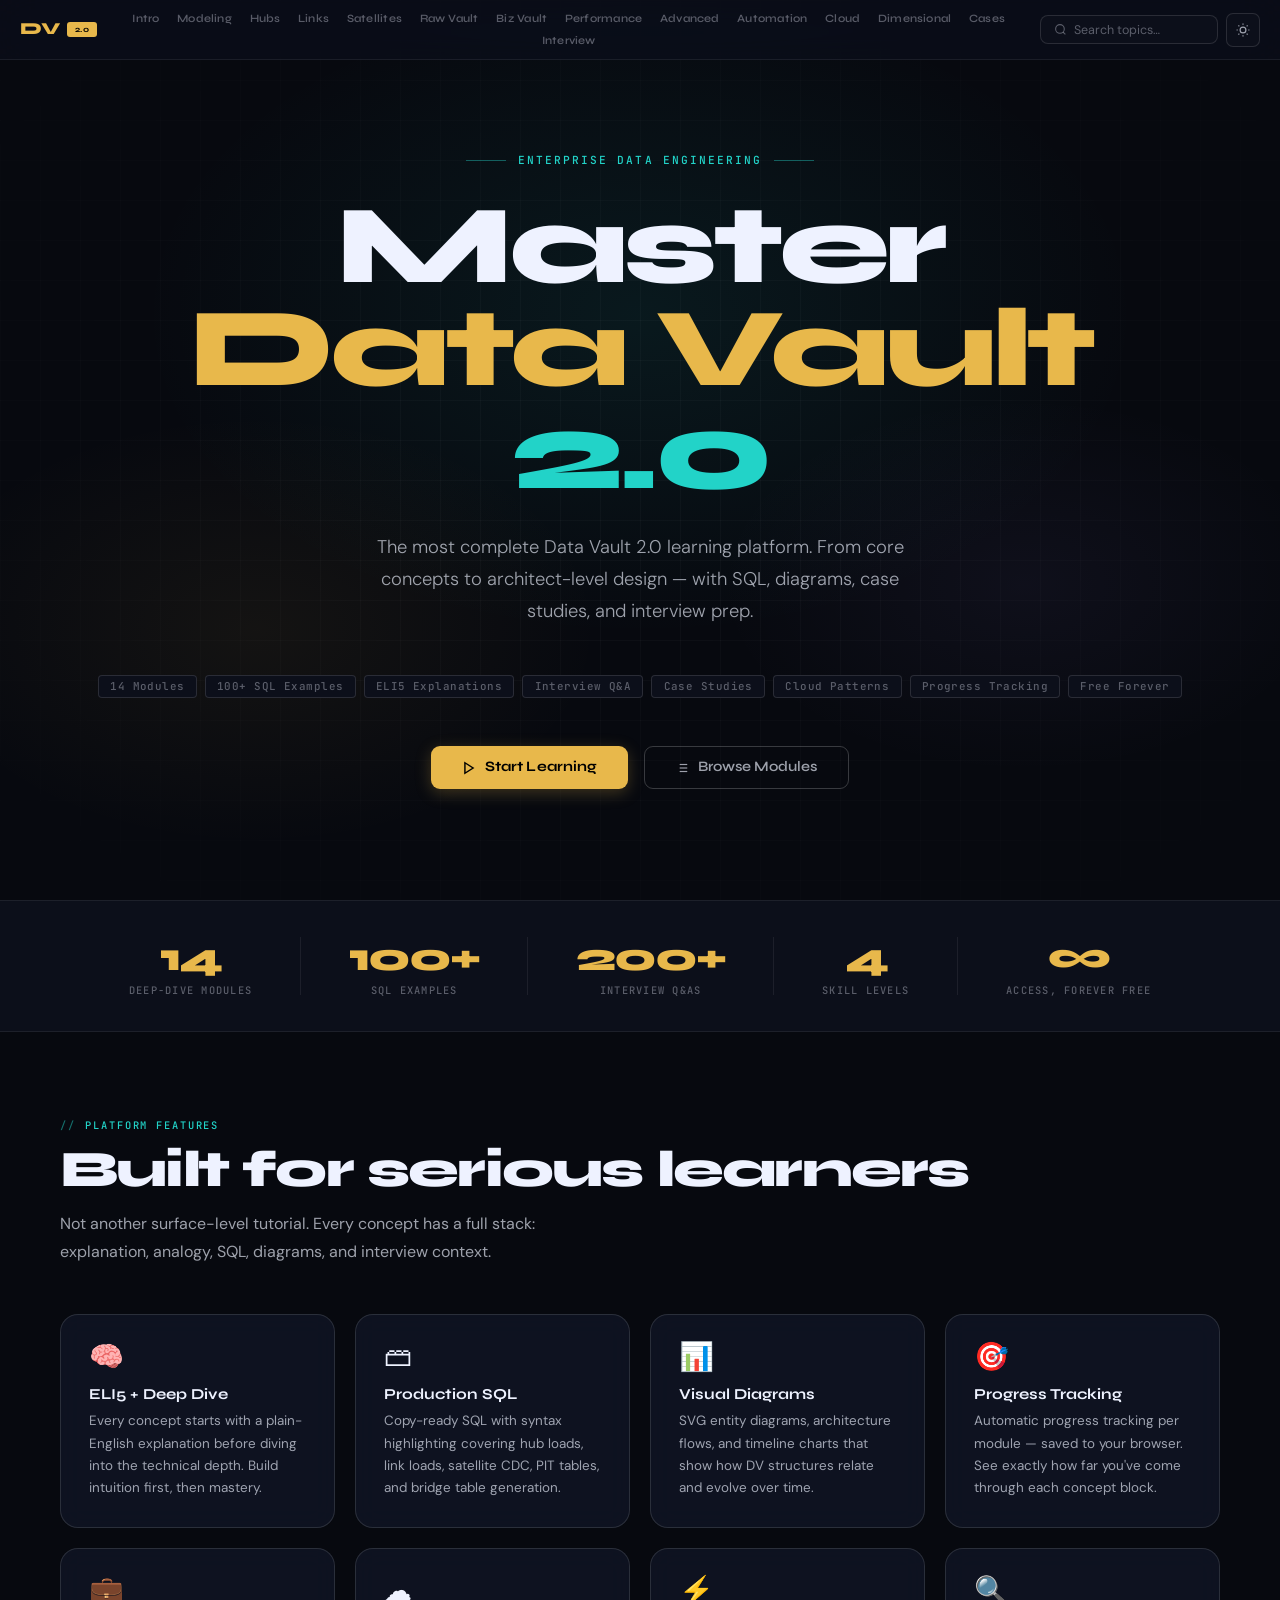
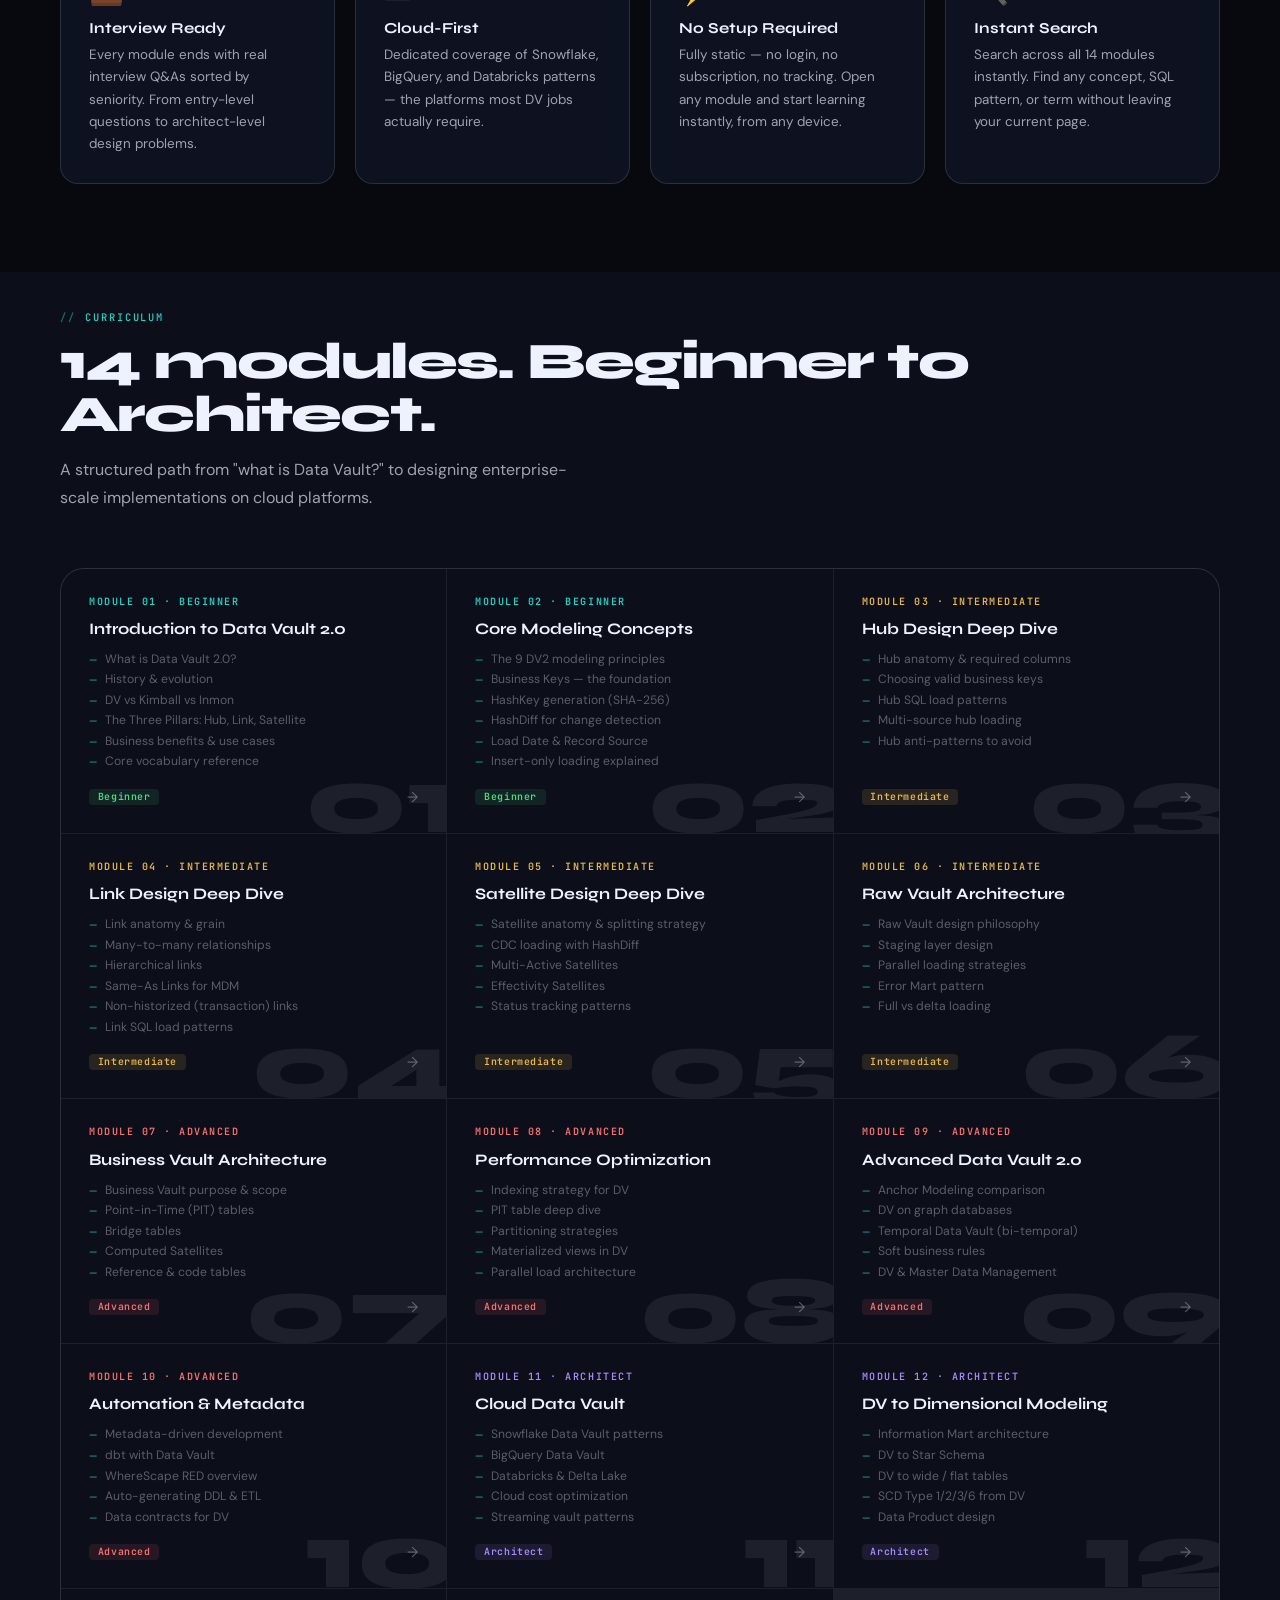
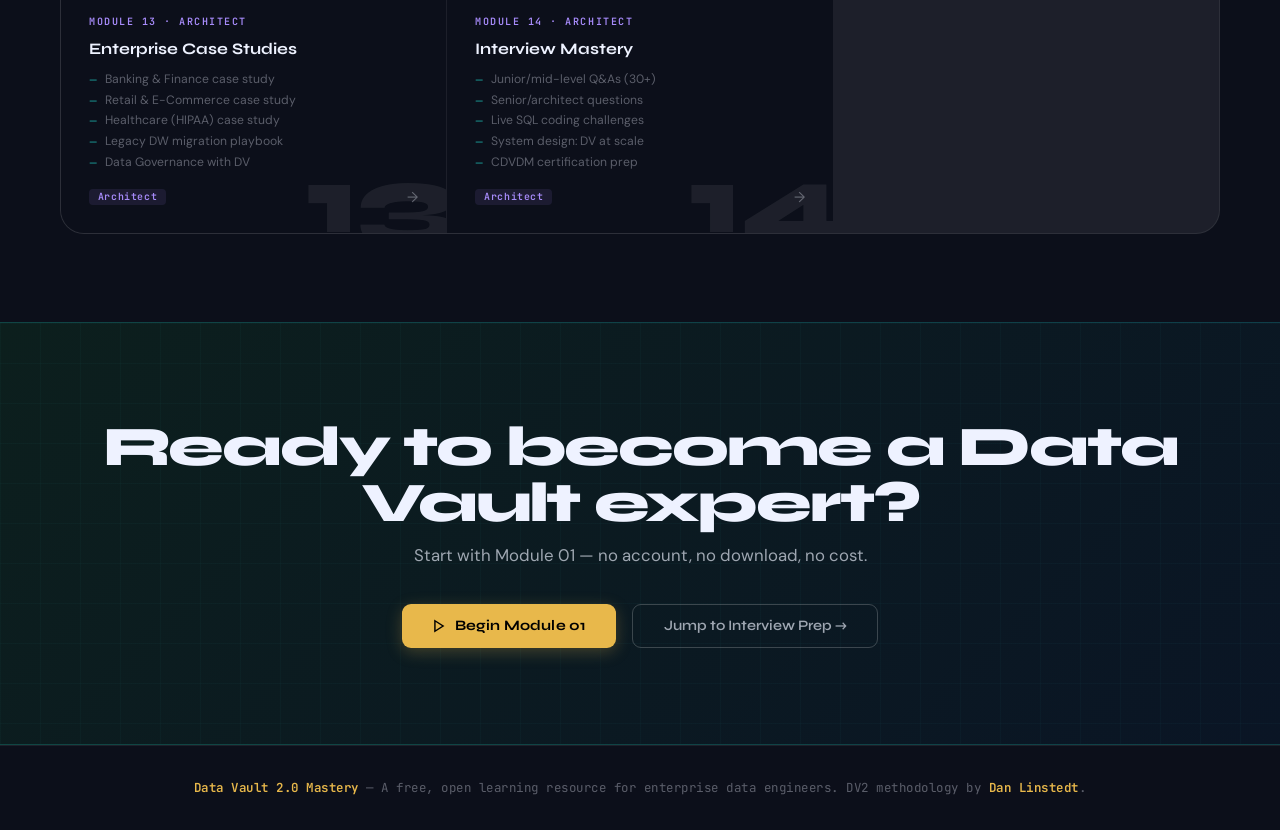
<file: index.html>
﻿<!DOCTYPE html>
<html lang="en" data-theme="dark">
<head>
<meta charset="UTF-8">
<meta name="viewport" content="width=device-width, initial-scale=1.0">
<meta name="description" content="Master Data Vault 2.0 from beginner to architect level. 14 modules of deep-dive content, SQL examples, interview prep, and real case studies.">
<meta property="og:title" content="Data Vault 2.0 Mastery — From Beginner to Architect">
<meta property="og:description" content="14 modules covering every aspect of DV2: modeling, loading, performance, cloud, and enterprise case studies.">
<meta property="og:type" content="website">
<title>Data Vault 2.0 Mastery — From Beginner to Architect</title>
<link rel="icon" type="image/svg+xml" href="assets/favicon.svg">
<link rel="stylesheet" href="assets/css/styles.css">
</head>
<body>

<!-- NAV -->
<nav class="nav">
  <a href="index.html" class="nav-logo">
    DV<span class="nav-logo-badge">2.0</span>
  </a>
  <div class="nav-links">
    <a href="modules/module01.html">Intro</a>
    <a href="modules/module02.html">Modeling</a>
    <a href="modules/module03.html">Hubs</a>
    <a href="modules/module04.html">Links</a>
    <a href="modules/module05.html">Satellites</a>
    <a href="modules/module06.html">Raw Vault</a>
    <a href="modules/module07.html">Biz Vault</a>
    <a href="modules/module08.html">Performance</a>
    <a href="modules/module09.html">Advanced</a>
    <a href="modules/module10.html">Automation</a>
    <a href="modules/module11.html">Cloud</a>
    <a href="modules/module12.html">Dimensional</a>
    <a href="modules/module13.html">Cases</a>
    <a href="modules/module14.html">Interview</a>
  </div>
  <div class="nav-actions">
    <div class="nav-search">
      <svg width="13" height="13" viewBox="0 0 24 24" fill="none" stroke="currentColor" stroke-width="2"><circle cx="11" cy="11" r="8"/><line x1="21" y1="21" x2="16.65" y2="16.65"/></svg>
      <input type="text" placeholder="Search topics…" aria-label="Search topics">
    </div>
    <button class="btn-icon" id="theme-toggle" title="Toggle theme" aria-label="Toggle theme">
      <svg width="14" height="14" viewBox="0 0 24 24" fill="none" stroke="currentColor" stroke-width="2"><circle cx="12" cy="12" r="5"/><line x1="12" y1="1" x2="12" y2="3"/><line x1="12" y1="21" x2="12" y2="23"/><line x1="4.22" y1="4.22" x2="5.64" y2="5.64"/><line x1="18.36" y1="18.36" x2="19.78" y2="19.78"/><line x1="1" y1="12" x2="3" y2="12"/><line x1="21" y1="12" x2="23" y2="12"/><line x1="4.22" y1="19.78" x2="5.64" y2="18.36"/><line x1="18.36" y1="5.64" x2="19.78" y2="4.22"/></svg>
    </button>
  </div>
</nav>

<!-- SEARCH DROPDOWN -->
<div id="search-dropdown" class="search-dropdown" role="listbox"></div>

<!-- HERO -->
<section class="hero">
  <div class="hero-backdrop"></div>
  <div class="hero-glow"></div>
  <p class="hero-eyebrow anim-fade-up">Enterprise Data Engineering</p>
  <h1 class="anim-fade-up-1">
    Master<br><span class="accent-gold">Data Vault</span><br><span class="accent-teal">2.0</span>
  </h1>
  <p class="hero-sub anim-fade-up-2">
    The most complete Data Vault 2.0 learning platform. From core concepts to architect-level design — with SQL, diagrams, case studies, and interview prep.
  </p>
  <div class="hero-tags anim-fade-up-3">
    <span class="hero-tag">14 Modules</span>
    <span class="hero-tag">100+ SQL Examples</span>
    <span class="hero-tag">ELI5 Explanations</span>
    <span class="hero-tag">Interview Q&amp;A</span>
    <span class="hero-tag">Case Studies</span>
    <span class="hero-tag">Cloud Patterns</span>
    <span class="hero-tag">Progress Tracking</span>
    <span class="hero-tag">Free Forever</span>
  </div>
  <div class="hero-actions anim-fade-up-4">
    <a href="modules/module01.html" class="btn-primary">
      <svg width="14" height="14" viewBox="0 0 24 24" fill="none" stroke="currentColor" stroke-width="2.5"><polygon points="5 3 19 12 5 21 5 3"/></svg>
      Start Learning
    </a>
    <a href="#modules" class="btn-outline">
      <svg width="14" height="14" viewBox="0 0 24 24" fill="none" stroke="currentColor" stroke-width="2"><line x1="8" y1="6" x2="21" y2="6"/><line x1="8" y1="12" x2="21" y2="12"/><line x1="8" y1="18" x2="21" y2="18"/><line x1="3" y1="6" x2="3.01" y2="6"/><line x1="3" y1="12" x2="3.01" y2="12"/><line x1="3" y1="18" x2="3.01" y2="18"/></svg>
      Browse Modules
    </a>
  </div>
</section>

<!-- STATS -->
<div class="stats-bar">
  <div class="stat">
    <span class="stat-num">14</span>
    <span class="stat-label">Deep-Dive Modules</span>
  </div>
  <div class="stat">
    <span class="stat-num">100+</span>
    <span class="stat-label">SQL Examples</span>
  </div>
  <div class="stat">
    <span class="stat-num">200+</span>
    <span class="stat-label">Interview Q&amp;As</span>
  </div>
  <div class="stat">
    <span class="stat-num">4</span>
    <span class="stat-label">Skill Levels</span>
  </div>
  <div class="stat">
    <span class="stat-num">&#8734;</span>
    <span class="stat-label">Access, Forever Free</span>
  </div>
</div>

<!-- FEATURES -->
<section class="section">
  <div class="container">
    <p class="section-eyebrow">Platform Features</p>
    <h2 class="section-title">Built for serious learners</h2>
    <p class="section-sub">Not another surface-level tutorial. Every concept has a full stack: explanation, analogy, SQL, diagrams, and interview context.</p>
    <div class="features-grid">
      <div class="feature-card">
        <span class="feature-icon">&#129504;</span>
        <h3 class="feature-title">ELI5 + Deep Dive</h3>
        <p class="feature-desc">Every concept starts with a plain-English explanation before diving into the technical depth. Build intuition first, then mastery.</p>
      </div>
      <div class="feature-card">
        <span class="feature-icon">&#128451;</span>
        <h3 class="feature-title">Production SQL</h3>
        <p class="feature-desc">Copy-ready SQL with syntax highlighting covering hub loads, link loads, satellite CDC, PIT tables, and bridge table generation.</p>
      </div>
      <div class="feature-card">
        <span class="feature-icon">&#128202;</span>
        <h3 class="feature-title">Visual Diagrams</h3>
        <p class="feature-desc">SVG entity diagrams, architecture flows, and timeline charts that show how DV structures relate and evolve over time.</p>
      </div>
      <div class="feature-card">
        <span class="feature-icon">&#127919;</span>
        <h3 class="feature-title">Progress Tracking</h3>
        <p class="feature-desc">Automatic progress tracking per module — saved to your browser. See exactly how far you've come through each concept block.</p>
      </div>
      <div class="feature-card">
        <span class="feature-icon">&#128188;</span>
        <h3 class="feature-title">Interview Ready</h3>
        <p class="feature-desc">Every module ends with real interview Q&amp;As sorted by seniority. From entry-level questions to architect-level design problems.</p>
      </div>
      <div class="feature-card">
        <span class="feature-icon">&#9729;</span>
        <h3 class="feature-title">Cloud-First</h3>
        <p class="feature-desc">Dedicated coverage of Snowflake, BigQuery, and Databricks patterns — the platforms most DV jobs actually require.</p>
      </div>
      <div class="feature-card">
        <span class="feature-icon">&#9889;</span>
        <h3 class="feature-title">No Setup Required</h3>
        <p class="feature-desc">Fully static — no login, no subscription, no tracking. Open any module and start learning instantly, from any device.</p>
      </div>
      <div class="feature-card">
        <span class="feature-icon">&#128269;</span>
        <h3 class="feature-title">Instant Search</h3>
        <p class="feature-desc">Search across all 14 modules instantly. Find any concept, SQL pattern, or term without leaving your current page.</p>
      </div>
    </div>
  </div>
</section>

<!-- MODULE GRID -->
<section class="section" id="modules" style="padding-top:2.5rem; background: var(--bg-2);">
  <div class="container">
    <p class="section-eyebrow">Curriculum</p>
    <h2 class="section-title">14 modules. Beginner to Architect.</h2>
    <p class="section-sub">A structured path from "what is Data Vault?" to designing enterprise-scale implementations on cloud platforms.</p>

    <div class="module-grid">

      <a class="module-card" href="modules/module01.html" data-num="01">
        <span class="mc-num" style="color:var(--teal)">Module 01 &middot; Beginner</span>
        <h3 class="mc-title">Introduction to Data Vault 2.0</h3>
        <ul class="mc-topics">
          <li>What is Data Vault 2.0?</li>
          <li>History &amp; evolution</li>
          <li>DV vs Kimball vs Inmon</li>
          <li>The Three Pillars: Hub, Link, Satellite</li>
          <li>Business benefits &amp; use cases</li>
          <li>Core vocabulary reference</li>
        </ul>
        <div class="mc-footer">
          <span class="mc-level level-beginner">Beginner</span>
          <span class="mc-arrow">&#8594;</span>
        </div>
      </a>

      <a class="module-card" href="modules/module02.html" data-num="02">
        <span class="mc-num" style="color:var(--teal)">Module 02 &middot; Beginner</span>
        <h3 class="mc-title">Core Modeling Concepts</h3>
        <ul class="mc-topics">
          <li>The 9 DV2 modeling principles</li>
          <li>Business Keys &mdash; the foundation</li>
          <li>HashKey generation (SHA-256)</li>
          <li>HashDiff for change detection</li>
          <li>Load Date &amp; Record Source</li>
          <li>Insert-only loading explained</li>
        </ul>
        <div class="mc-footer">
          <span class="mc-level level-beginner">Beginner</span>
          <span class="mc-arrow">&#8594;</span>
        </div>
      </a>

      <a class="module-card" href="modules/module03.html" data-num="03">
        <span class="mc-num" style="color:var(--gold)">Module 03 &middot; Intermediate</span>
        <h3 class="mc-title">Hub Design Deep Dive</h3>
        <ul class="mc-topics">
          <li>Hub anatomy &amp; required columns</li>
          <li>Choosing valid business keys</li>
          <li>Hub SQL load patterns</li>
          <li>Multi-source hub loading</li>
          <li>Hub anti-patterns to avoid</li>
        </ul>
        <div class="mc-footer">
          <span class="mc-level level-intermediate">Intermediate</span>
          <span class="mc-arrow">&#8594;</span>
        </div>
      </a>

      <a class="module-card" href="modules/module04.html" data-num="04">
        <span class="mc-num" style="color:var(--gold)">Module 04 &middot; Intermediate</span>
        <h3 class="mc-title">Link Design Deep Dive</h3>
        <ul class="mc-topics">
          <li>Link anatomy &amp; grain</li>
          <li>Many-to-many relationships</li>
          <li>Hierarchical links</li>
          <li>Same-As Links for MDM</li>
          <li>Non-historized (transaction) links</li>
          <li>Link SQL load patterns</li>
        </ul>
        <div class="mc-footer">
          <span class="mc-level level-intermediate">Intermediate</span>
          <span class="mc-arrow">&#8594;</span>
        </div>
      </a>

      <a class="module-card" href="modules/module05.html" data-num="05">
        <span class="mc-num" style="color:var(--gold)">Module 05 &middot; Intermediate</span>
        <h3 class="mc-title">Satellite Design Deep Dive</h3>
        <ul class="mc-topics">
          <li>Satellite anatomy &amp; splitting strategy</li>
          <li>CDC loading with HashDiff</li>
          <li>Multi-Active Satellites</li>
          <li>Effectivity Satellites</li>
          <li>Status tracking patterns</li>
        </ul>
        <div class="mc-footer">
          <span class="mc-level level-intermediate">Intermediate</span>
          <span class="mc-arrow">&#8594;</span>
        </div>
      </a>

      <a class="module-card" href="modules/module06.html" data-num="06">
        <span class="mc-num" style="color:var(--gold)">Module 06 &middot; Intermediate</span>
        <h3 class="mc-title">Raw Vault Architecture</h3>
        <ul class="mc-topics">
          <li>Raw Vault design philosophy</li>
          <li>Staging layer design</li>
          <li>Parallel loading strategies</li>
          <li>Error Mart pattern</li>
          <li>Full vs delta loading</li>
        </ul>
        <div class="mc-footer">
          <span class="mc-level level-intermediate">Intermediate</span>
          <span class="mc-arrow">&#8594;</span>
        </div>
      </a>

      <a class="module-card" href="modules/module07.html" data-num="07">
        <span class="mc-num" style="color:var(--coral)">Module 07 &middot; Advanced</span>
        <h3 class="mc-title">Business Vault Architecture</h3>
        <ul class="mc-topics">
          <li>Business Vault purpose &amp; scope</li>
          <li>Point-in-Time (PIT) tables</li>
          <li>Bridge tables</li>
          <li>Computed Satellites</li>
          <li>Reference &amp; code tables</li>
        </ul>
        <div class="mc-footer">
          <span class="mc-level level-advanced">Advanced</span>
          <span class="mc-arrow">&#8594;</span>
        </div>
      </a>

      <a class="module-card" href="modules/module08.html" data-num="08">
        <span class="mc-num" style="color:var(--coral)">Module 08 &middot; Advanced</span>
        <h3 class="mc-title">Performance Optimization</h3>
        <ul class="mc-topics">
          <li>Indexing strategy for DV</li>
          <li>PIT table deep dive</li>
          <li>Partitioning strategies</li>
          <li>Materialized views in DV</li>
          <li>Parallel load architecture</li>
        </ul>
        <div class="mc-footer">
          <span class="mc-level level-advanced">Advanced</span>
          <span class="mc-arrow">&#8594;</span>
        </div>
      </a>

      <a class="module-card" href="modules/module09.html" data-num="09">
        <span class="mc-num" style="color:var(--coral)">Module 09 &middot; Advanced</span>
        <h3 class="mc-title">Advanced Data Vault 2.0</h3>
        <ul class="mc-topics">
          <li>Anchor Modeling comparison</li>
          <li>DV on graph databases</li>
          <li>Temporal Data Vault (bi-temporal)</li>
          <li>Soft business rules</li>
          <li>DV &amp; Master Data Management</li>
        </ul>
        <div class="mc-footer">
          <span class="mc-level level-advanced">Advanced</span>
          <span class="mc-arrow">&#8594;</span>
        </div>
      </a>

      <a class="module-card" href="modules/module10.html" data-num="10">
        <span class="mc-num" style="color:var(--coral)">Module 10 &middot; Advanced</span>
        <h3 class="mc-title">Automation &amp; Metadata</h3>
        <ul class="mc-topics">
          <li>Metadata-driven development</li>
          <li>dbt with Data Vault</li>
          <li>WhereScape RED overview</li>
          <li>Auto-generating DDL &amp; ETL</li>
          <li>Data contracts for DV</li>
        </ul>
        <div class="mc-footer">
          <span class="mc-level level-advanced">Advanced</span>
          <span class="mc-arrow">&#8594;</span>
        </div>
      </a>

      <a class="module-card" href="modules/module11.html" data-num="11">
        <span class="mc-num" style="color:var(--purple)">Module 11 &middot; Architect</span>
        <h3 class="mc-title">Cloud Data Vault</h3>
        <ul class="mc-topics">
          <li>Snowflake Data Vault patterns</li>
          <li>BigQuery Data Vault</li>
          <li>Databricks &amp; Delta Lake</li>
          <li>Cloud cost optimization</li>
          <li>Streaming vault patterns</li>
        </ul>
        <div class="mc-footer">
          <span class="mc-level level-architect">Architect</span>
          <span class="mc-arrow">&#8594;</span>
        </div>
      </a>

      <a class="module-card" href="modules/module12.html" data-num="12">
        <span class="mc-num" style="color:var(--purple)">Module 12 &middot; Architect</span>
        <h3 class="mc-title">DV to Dimensional Modeling</h3>
        <ul class="mc-topics">
          <li>Information Mart architecture</li>
          <li>DV to Star Schema</li>
          <li>DV to wide / flat tables</li>
          <li>SCD Type 1/2/3/6 from DV</li>
          <li>Data Product design</li>
        </ul>
        <div class="mc-footer">
          <span class="mc-level level-architect">Architect</span>
          <span class="mc-arrow">&#8594;</span>
        </div>
      </a>

      <a class="module-card" href="modules/module13.html" data-num="13">
        <span class="mc-num" style="color:var(--purple)">Module 13 &middot; Architect</span>
        <h3 class="mc-title">Enterprise Case Studies</h3>
        <ul class="mc-topics">
          <li>Banking &amp; Finance case study</li>
          <li>Retail &amp; E-Commerce case study</li>
          <li>Healthcare (HIPAA) case study</li>
          <li>Legacy DW migration playbook</li>
          <li>Data Governance with DV</li>
        </ul>
        <div class="mc-footer">
          <span class="mc-level level-architect">Architect</span>
          <span class="mc-arrow">&#8594;</span>
        </div>
      </a>

      <a class="module-card" href="modules/module14.html" data-num="14">
        <span class="mc-num" style="color:var(--purple)">Module 14 &middot; Architect</span>
        <h3 class="mc-title">Interview Mastery</h3>
        <ul class="mc-topics">
          <li>Junior/mid-level Q&amp;As (30+)</li>
          <li>Senior/architect questions</li>
          <li>Live SQL coding challenges</li>
          <li>System design: DV at scale</li>
          <li>CDVDM certification prep</li>
        </ul>
        <div class="mc-footer">
          <span class="mc-level level-architect">Architect</span>
          <span class="mc-arrow">&#8594;</span>
        </div>
      </a>

    </div>
  </div>
</section>

<!-- CTA -->
<section class="cta-section">
  <div class="container">
    <h2>Ready to become a Data Vault expert?</h2>
    <p>Start with Module 01 &mdash; no account, no download, no cost.</p>
    <div class="hero-actions" style="justify-content:center">
      <a href="modules/module01.html" class="btn-primary">
        <svg width="14" height="14" viewBox="0 0 24 24" fill="none" stroke="currentColor" stroke-width="2.5"><polygon points="5 3 19 12 5 21 5 3"/></svg>
        Begin Module 01
      </a>
      <a href="modules/module14.html" class="btn-outline">Jump to Interview Prep &#8594;</a>
    </div>
  </div>
</section>

<!-- FOOTER -->
<footer>
  <strong>Data Vault 2.0 Mastery</strong> &mdash; A free, open learning resource for enterprise data engineers.
  DV2 methodology by <strong>Dan Linstedt</strong>.
</footer>

<script src="assets/js/app.js"></script>
<script>window.__dvPageInited = true; initPage(null, 0);</script>
</body>
</html>
</file>
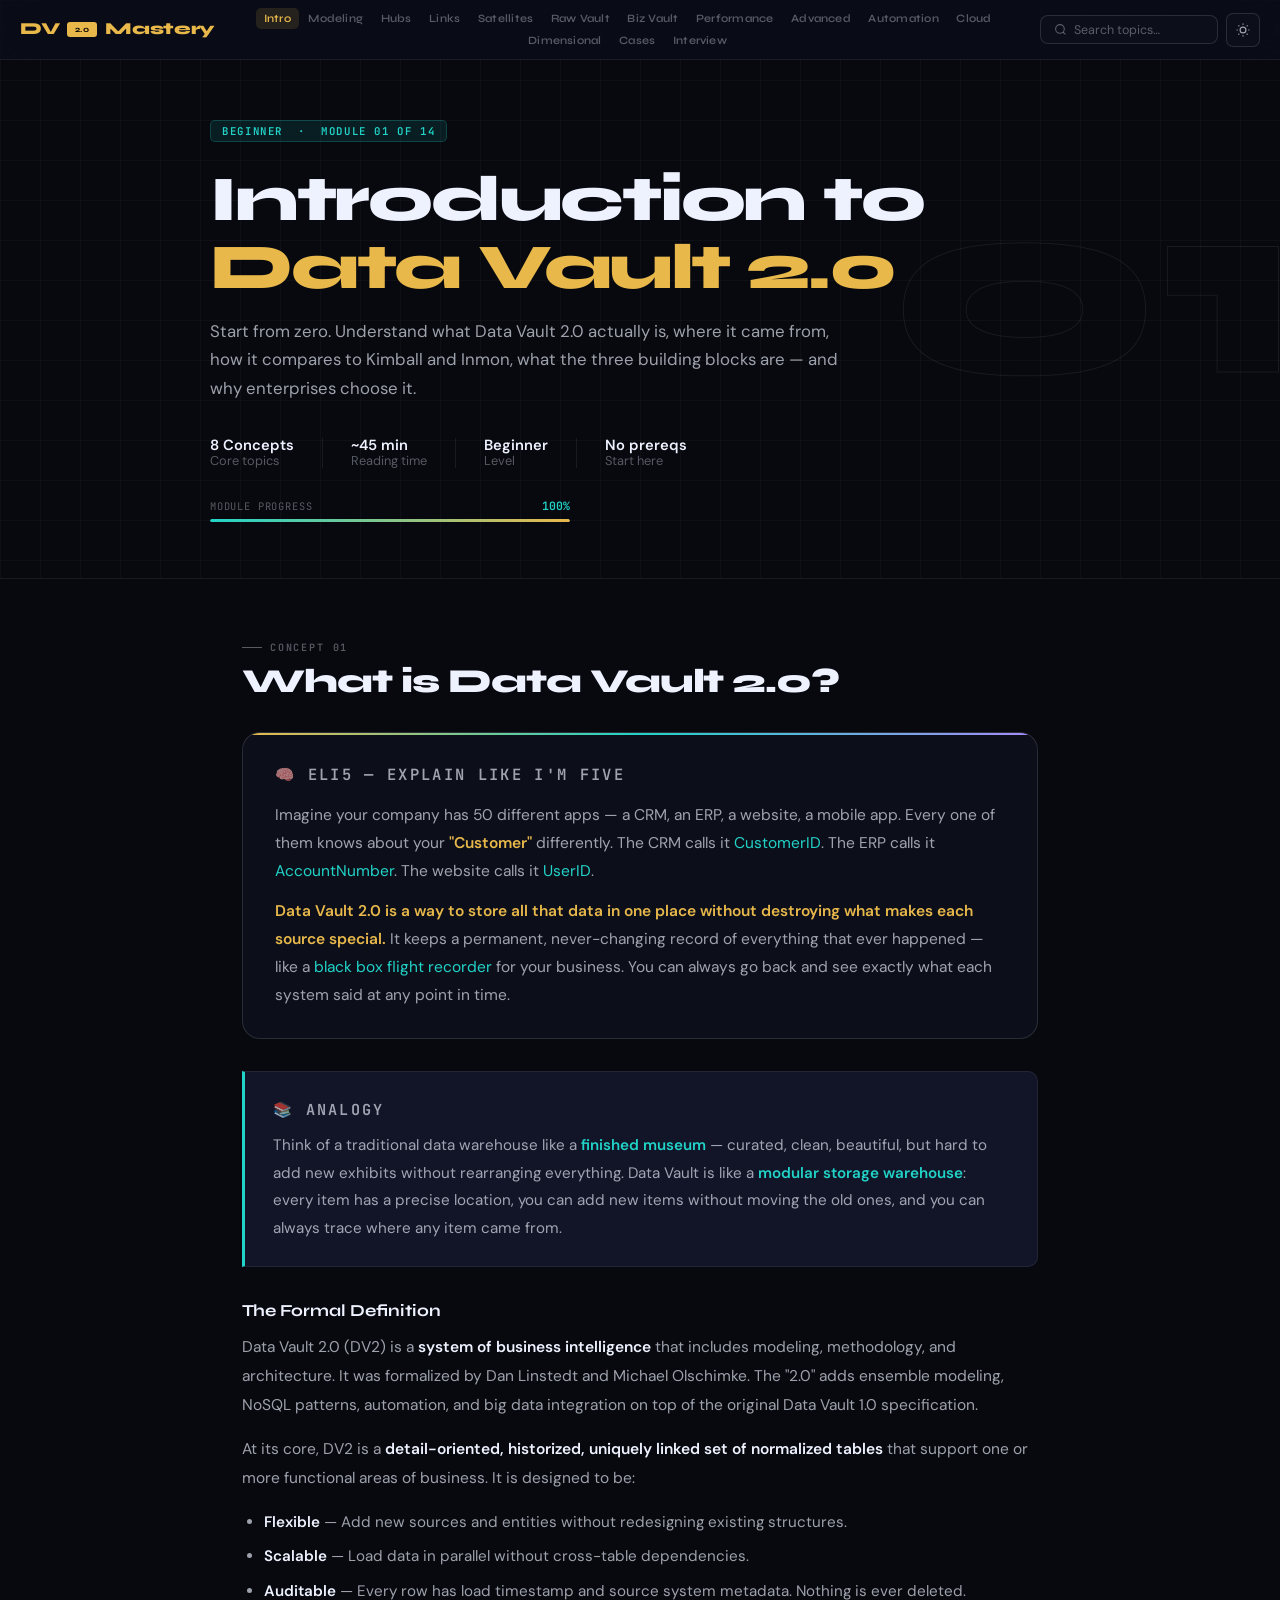
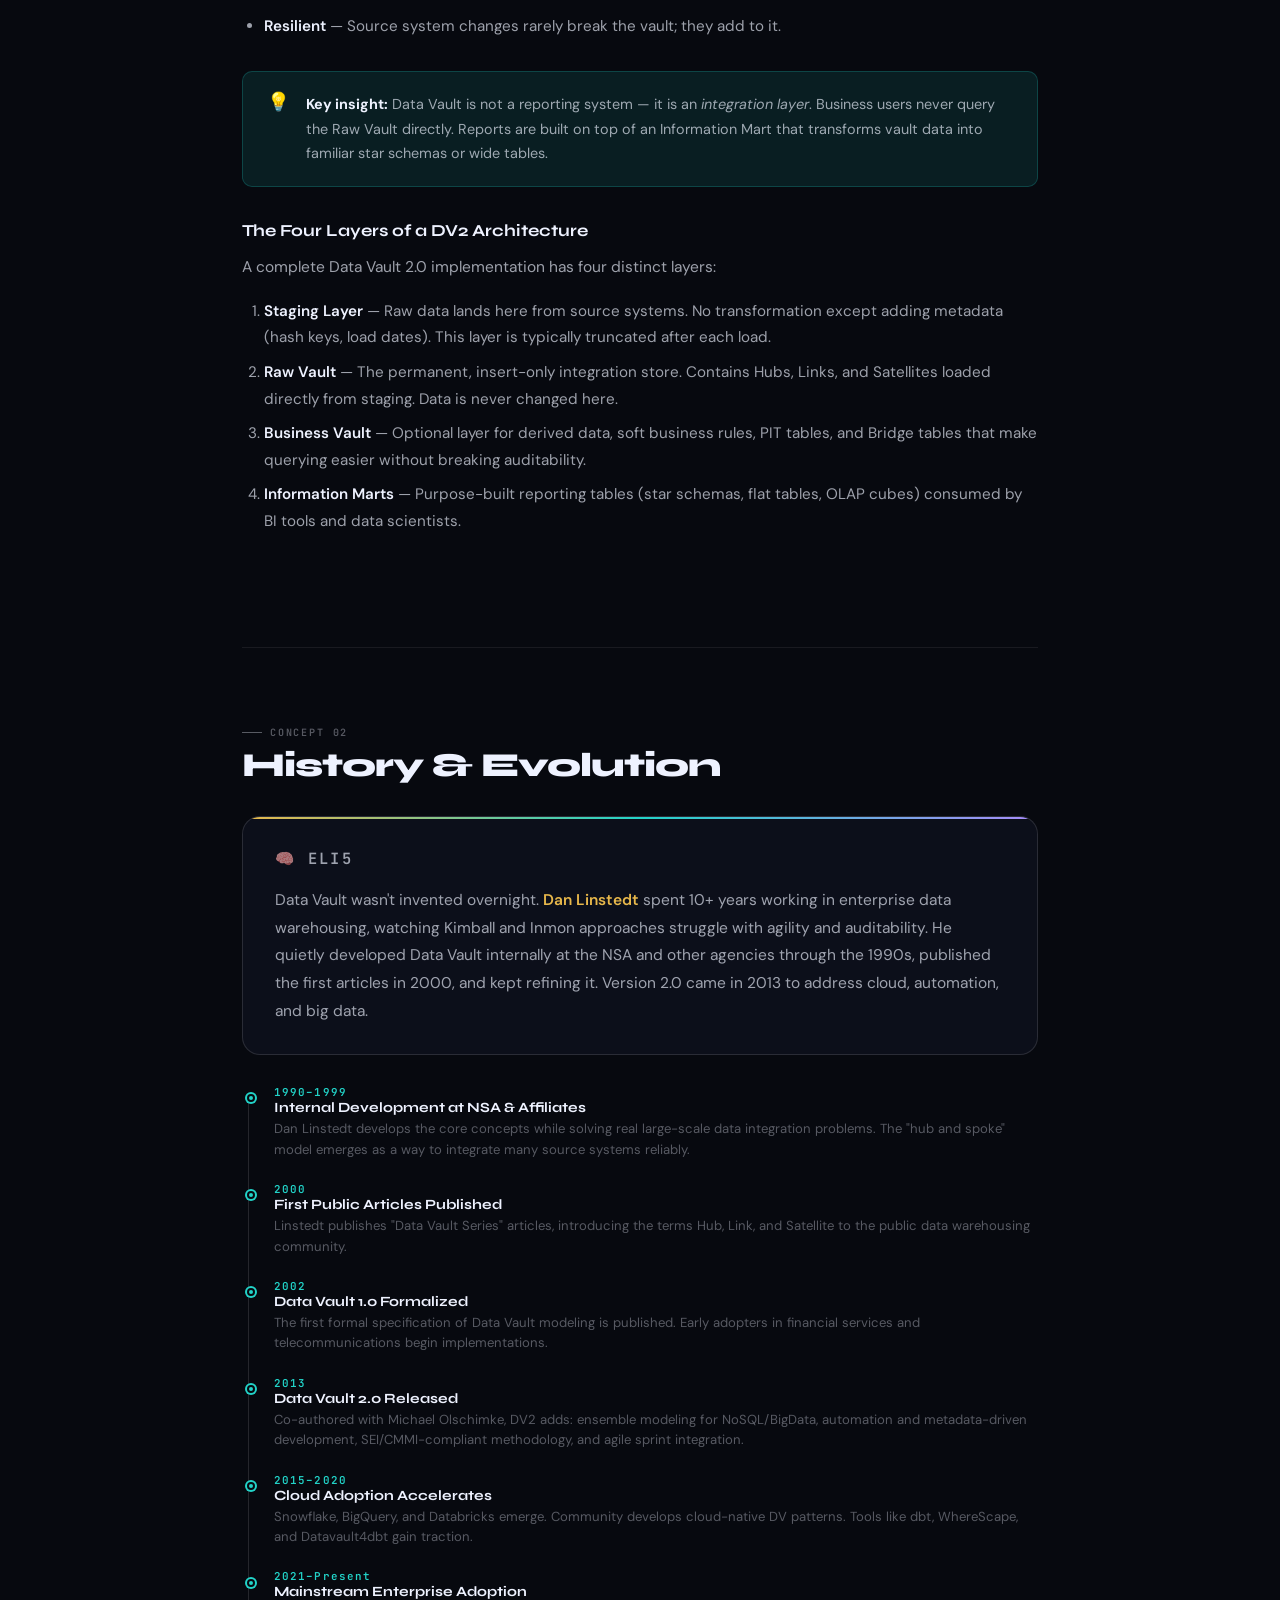
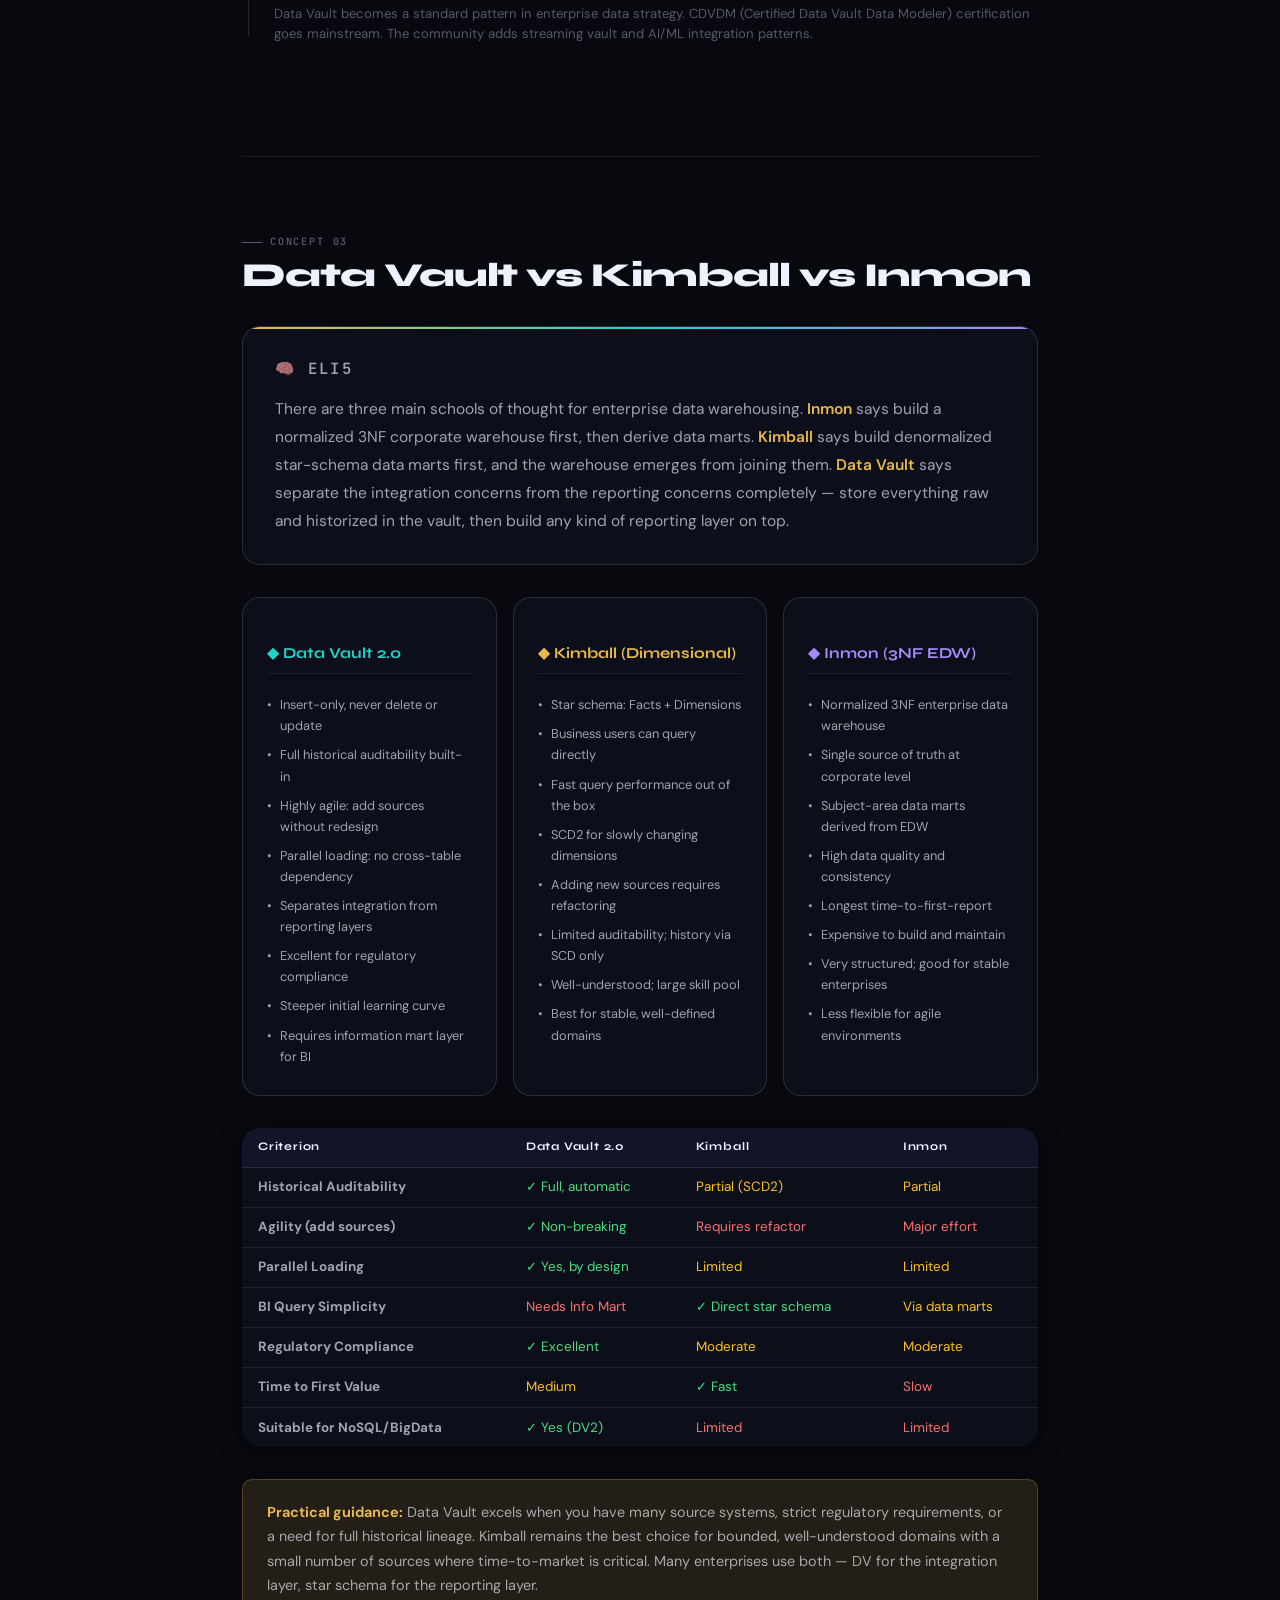
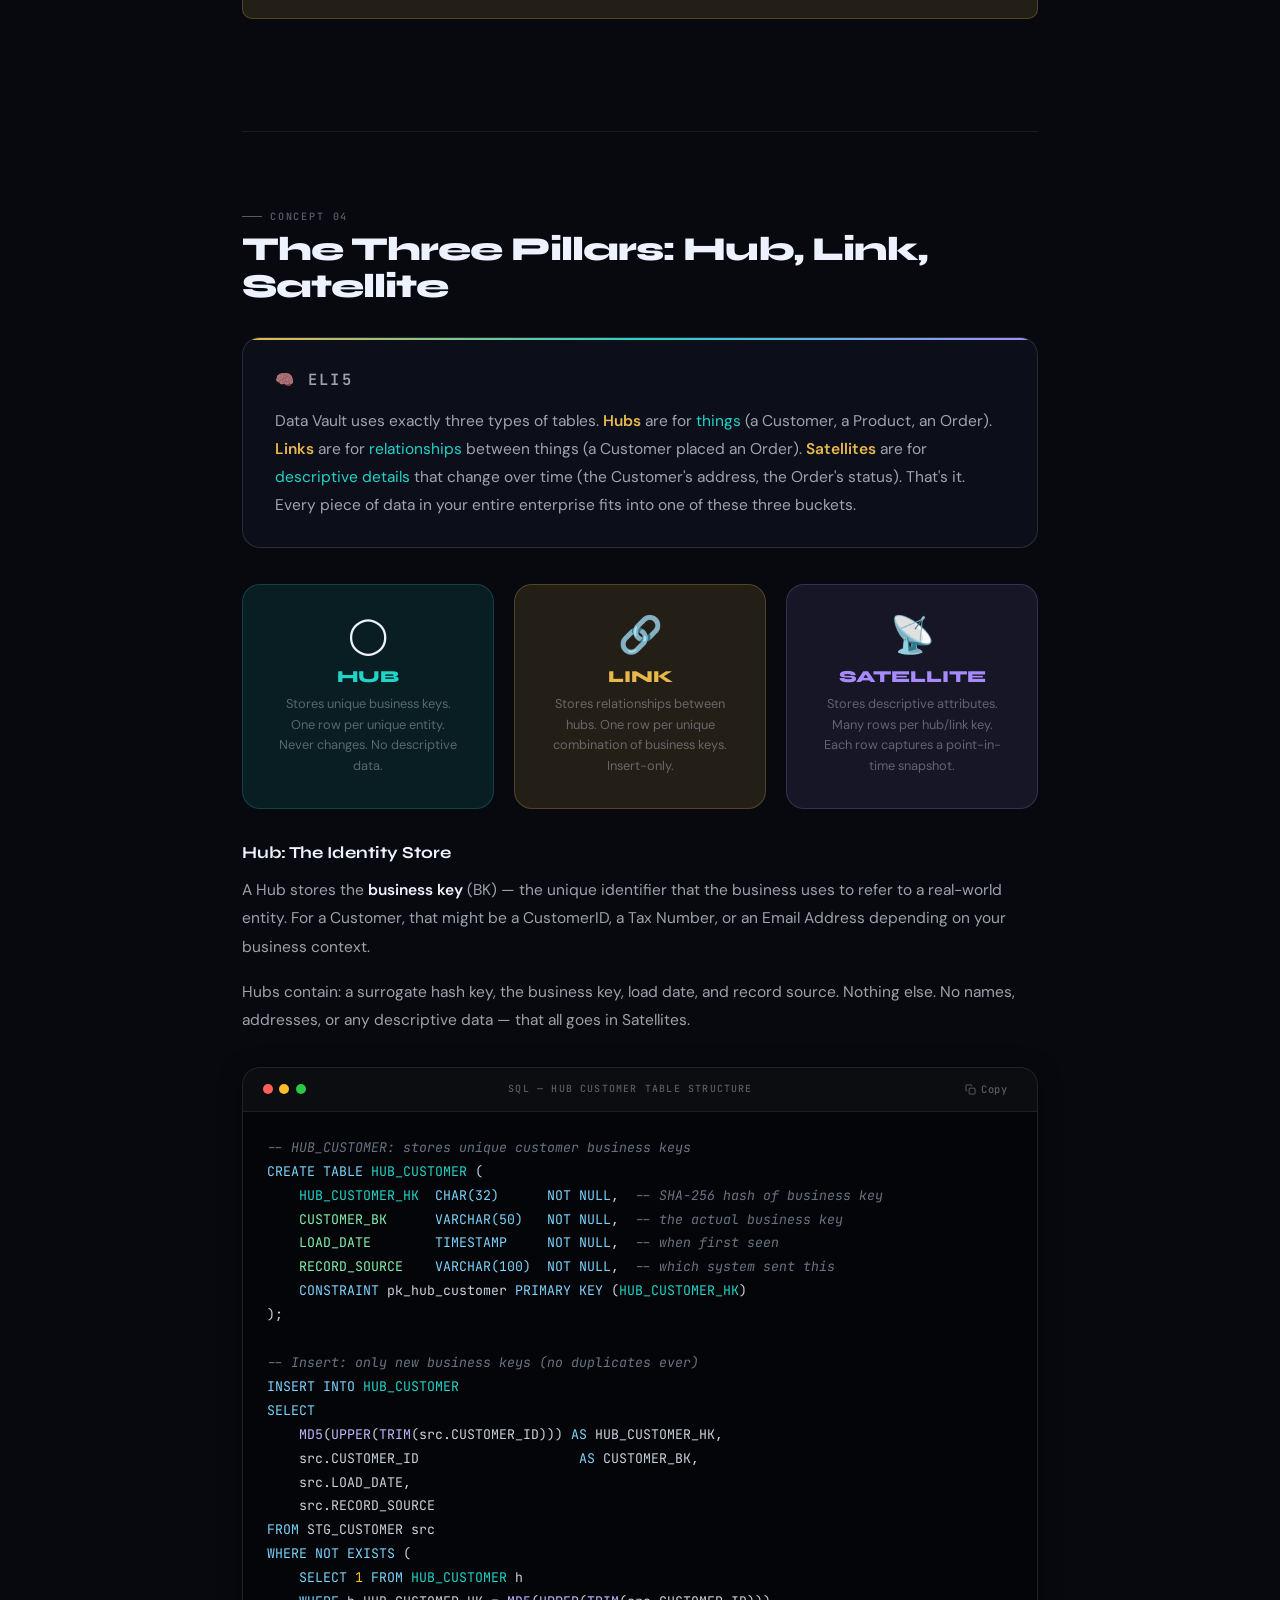
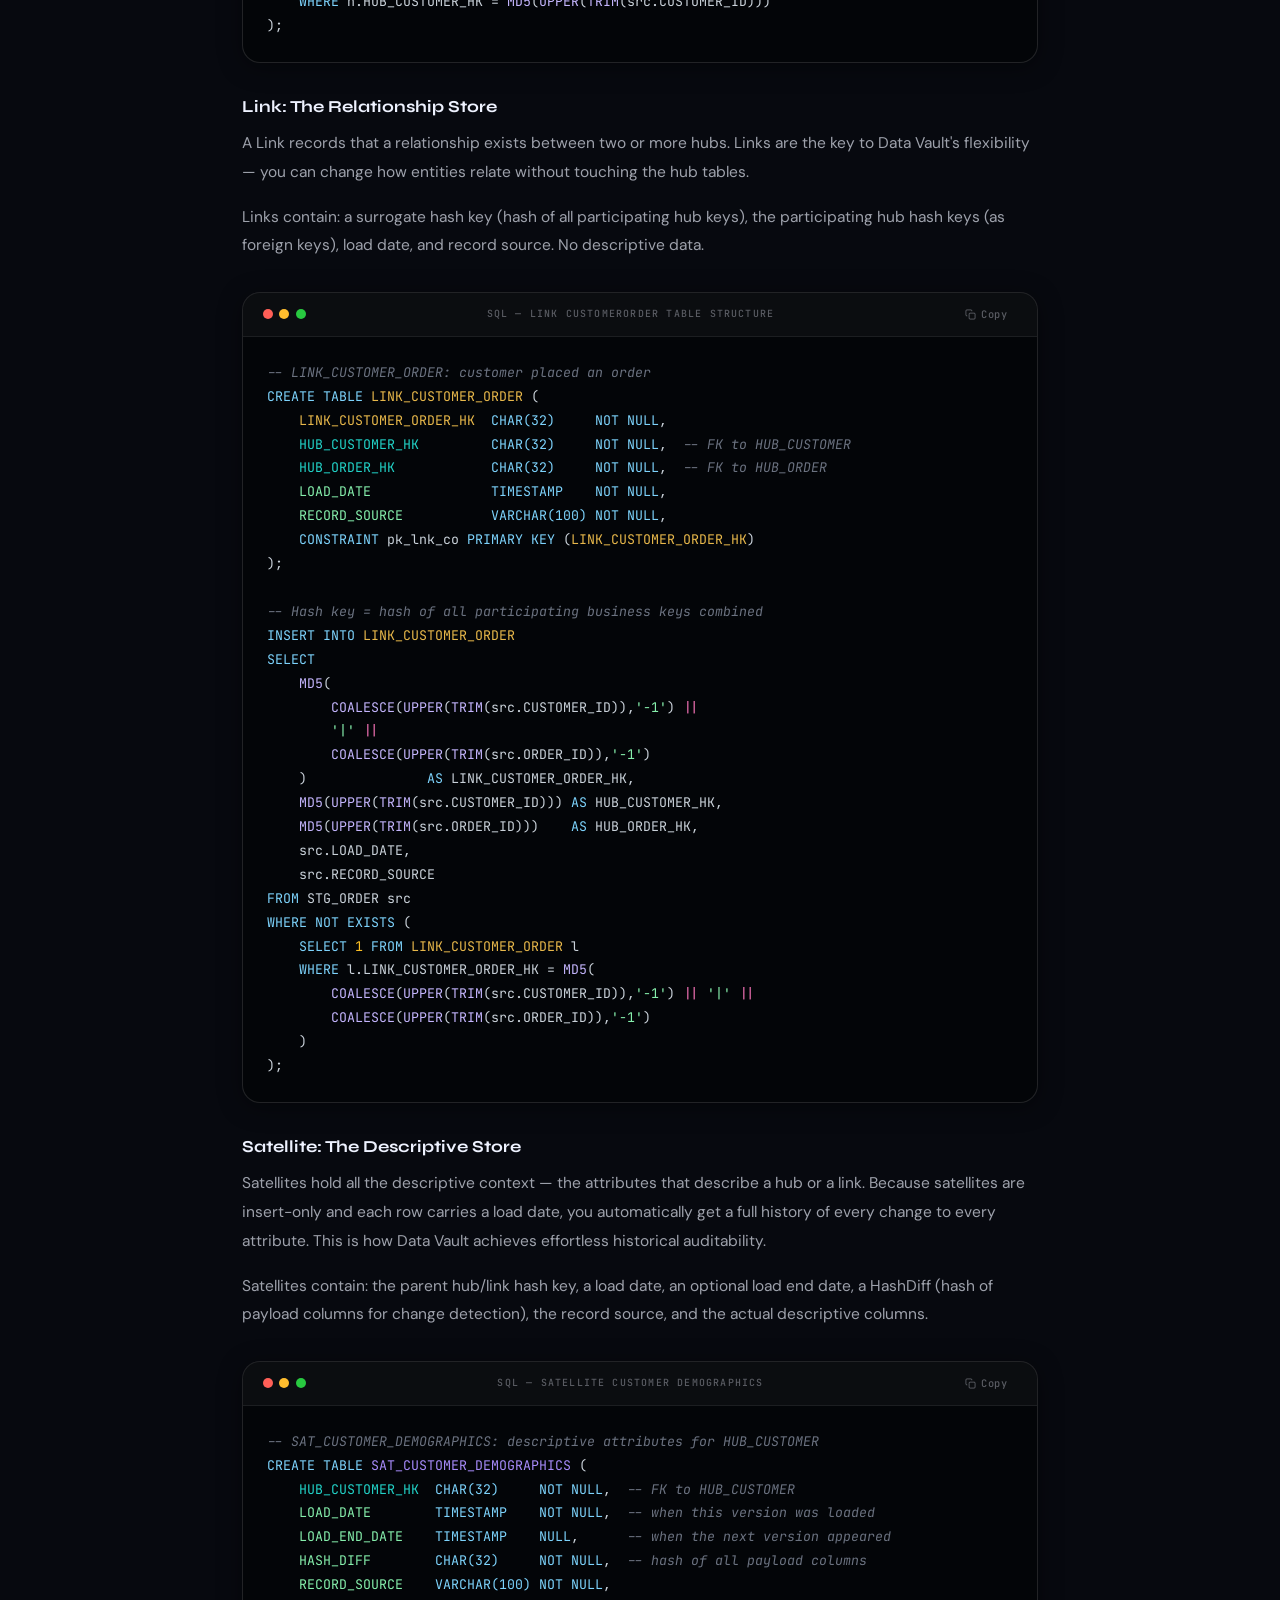
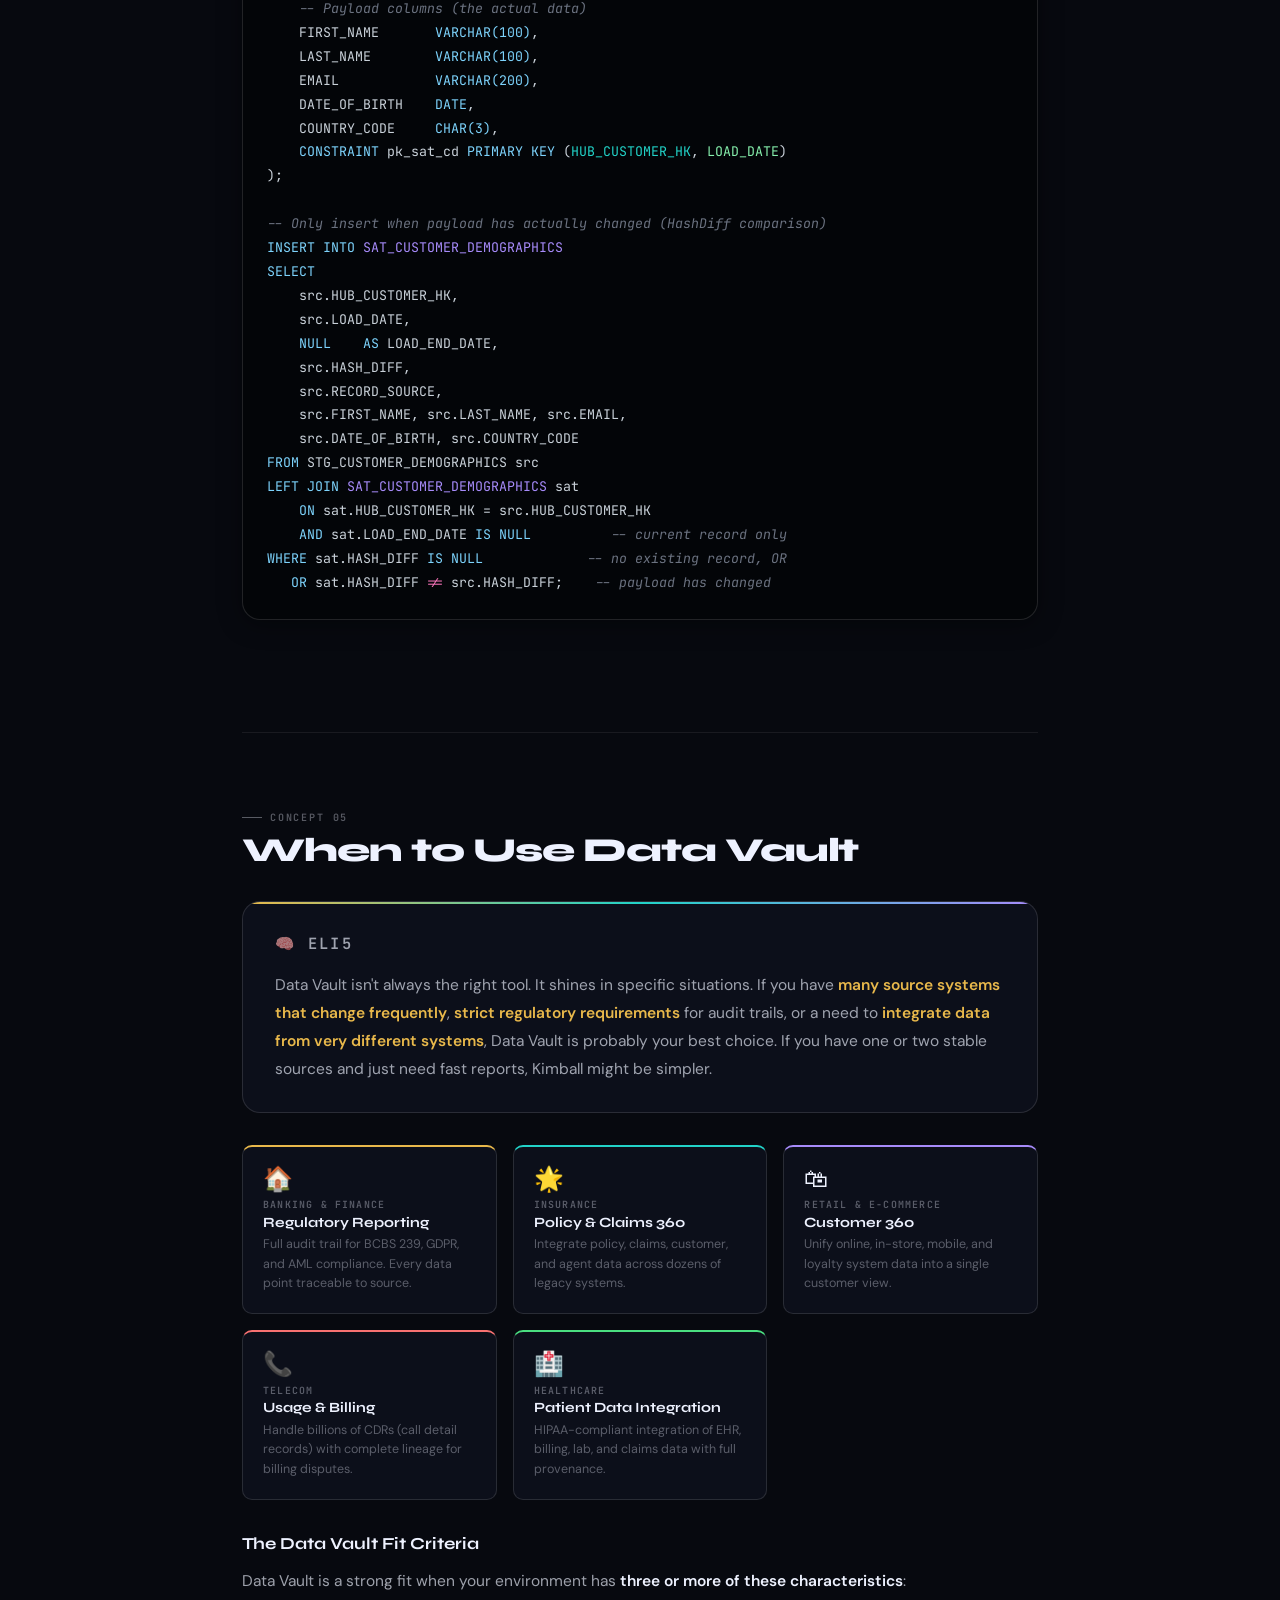
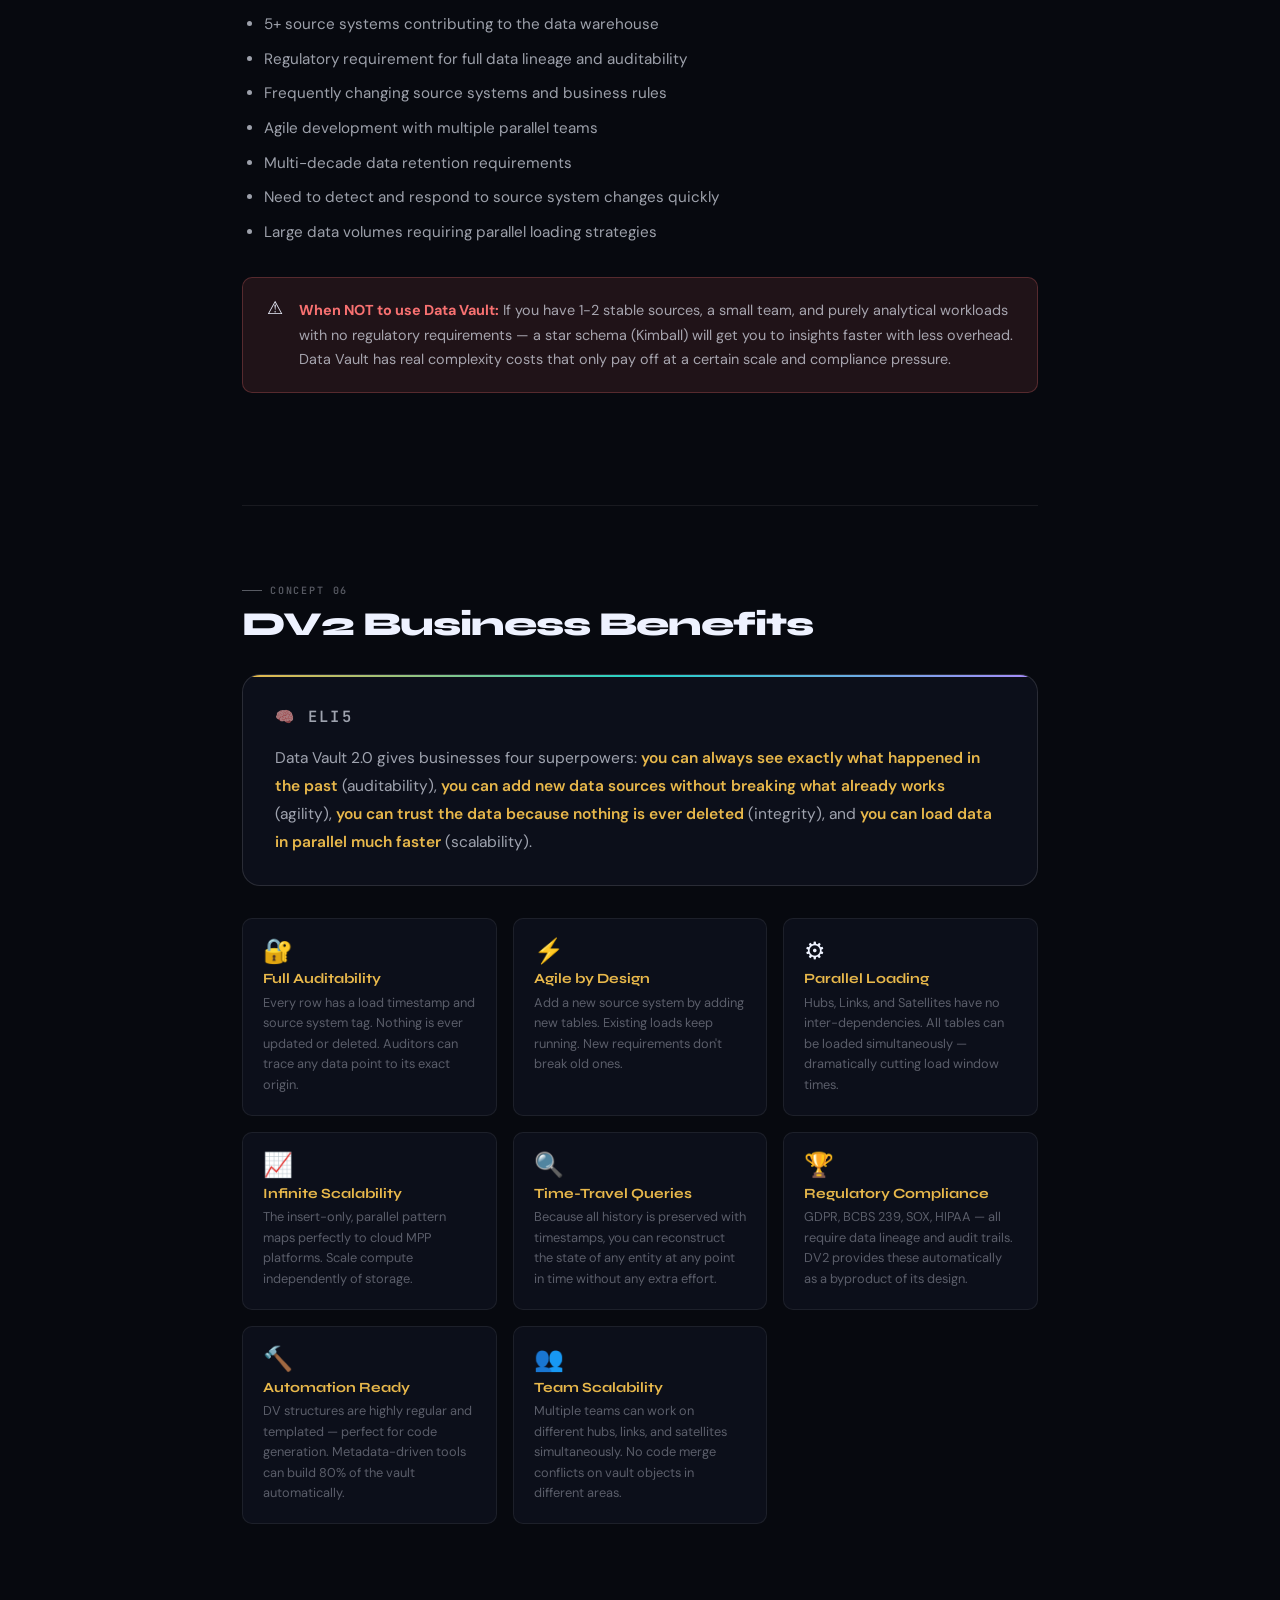
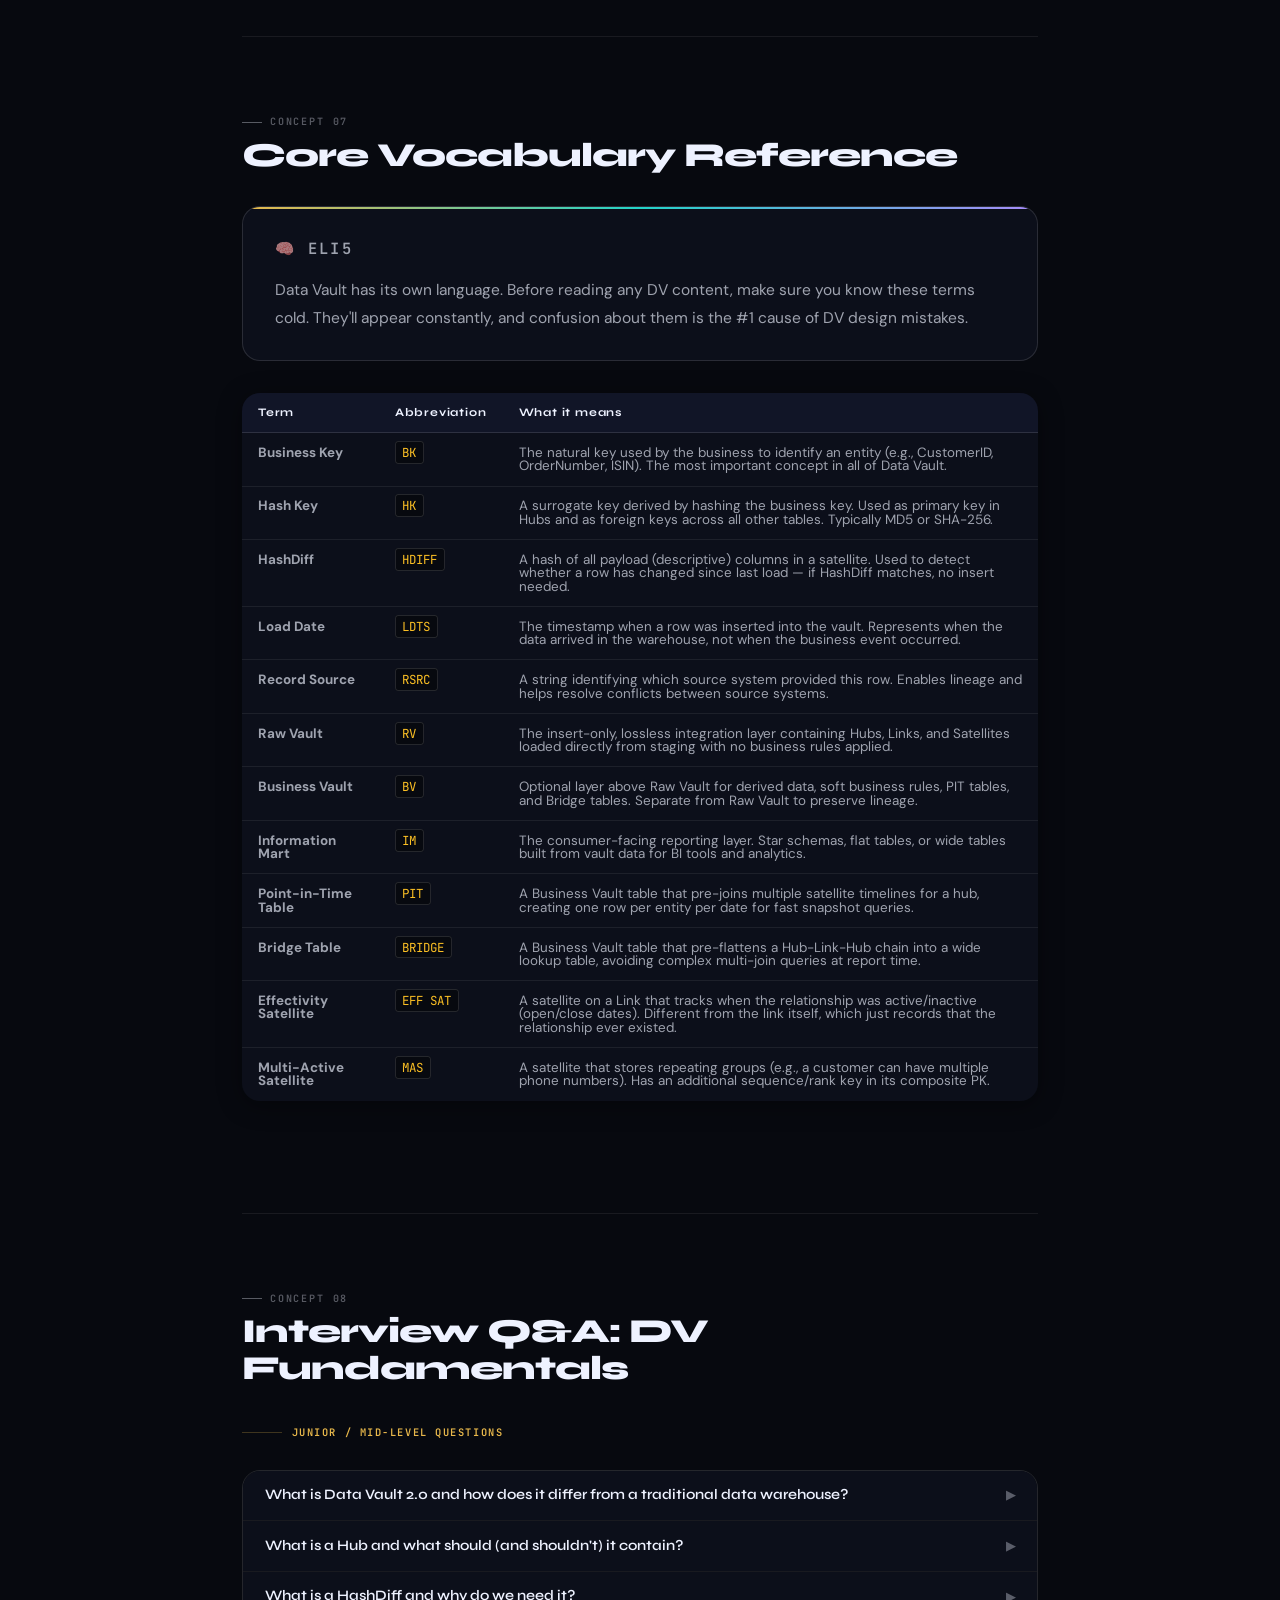
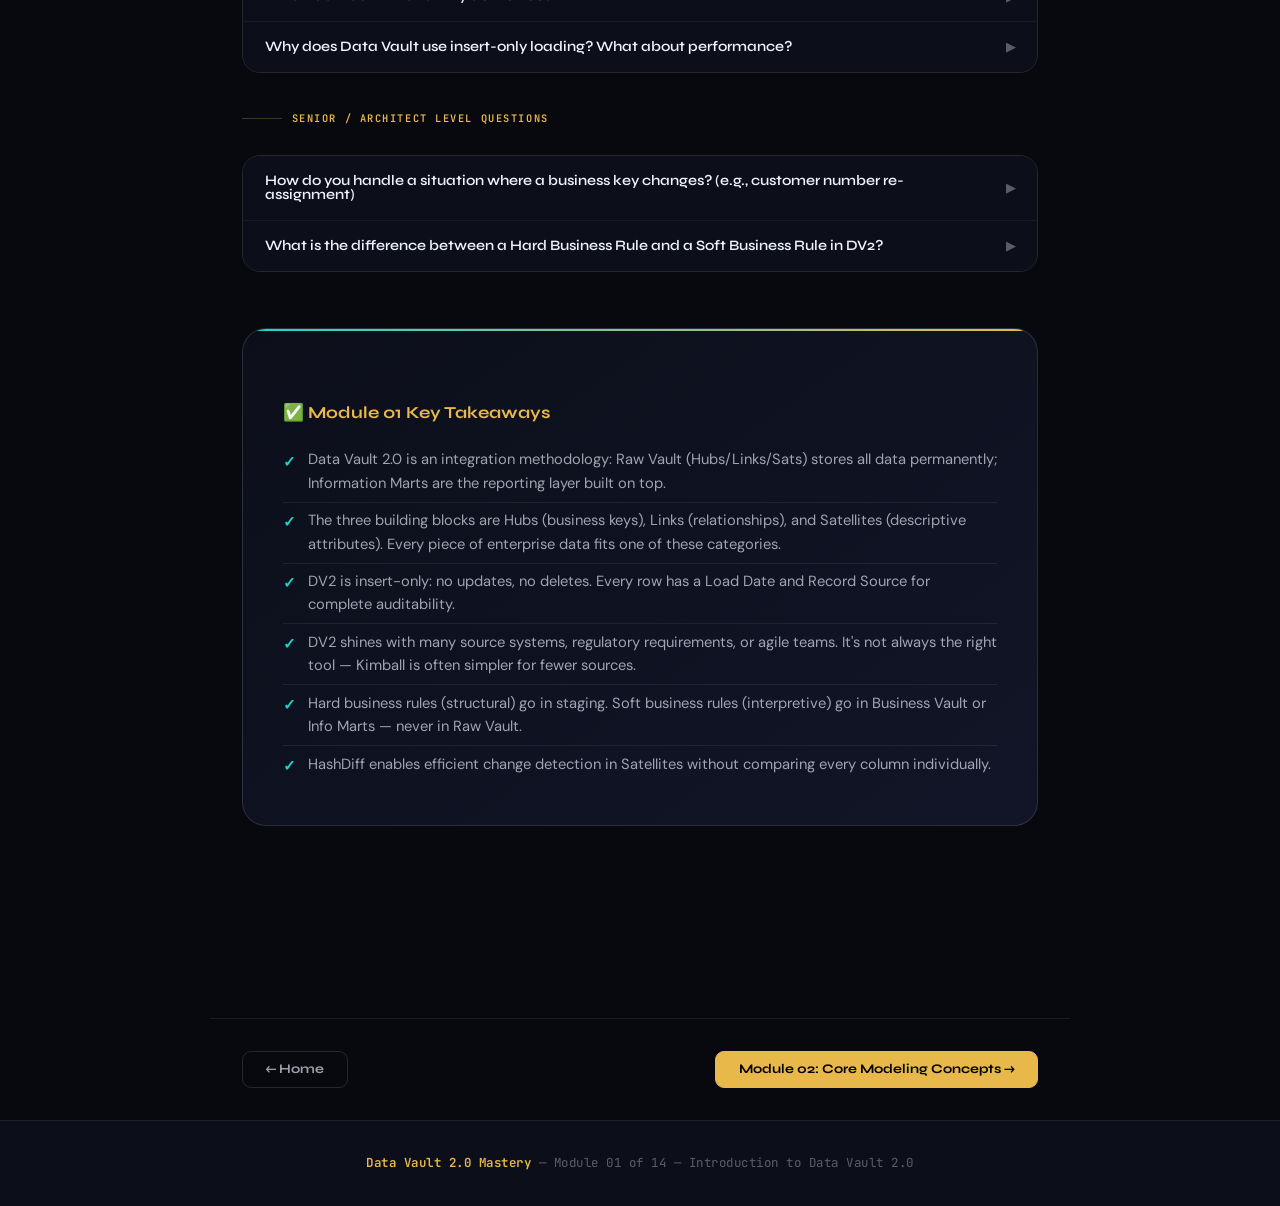
<file: modules/module01.html>
﻿<!DOCTYPE html>
<html lang="en" data-theme="dark">
<head>
<meta charset="UTF-8">
<meta name="viewport" content="width=device-width, initial-scale=1.0">
<meta name="description" content="Introduction to Data Vault 2.0 — what it is, history, the three pillars, when to use it, business benefits, and core vocabulary.">
<title>Module 01: Introduction to Data Vault 2.0 | DV2 Mastery</title>
<link rel="icon" type="image/svg+xml" href="../assets/favicon.svg">
<link rel="stylesheet" href="../assets/css/styles.css">
</head>
<body>

<!-- READING PROGRESS -->
<div class="reading-progress"><div class="reading-progress-bar"></div></div>

<!-- NAV -->
<nav class="nav">
  <a href="../index.html" class="nav-logo">DV<span class="nav-logo-badge">2.0</span>Mastery</a>
  <div class="nav-links">
    <a href="module01.html" class="active">Intro</a>
    <a href="module02.html">Modeling</a>
    <a href="module03.html">Hubs</a>
    <a href="module04.html">Links</a>
    <a href="module05.html">Satellites</a>
    <a href="module06.html">Raw Vault</a>
    <a href="module07.html">Biz Vault</a>
    <a href="module08.html">Performance</a>
    <a href="module09.html">Advanced</a>
    <a href="module10.html">Automation</a>
    <a href="module11.html">Cloud</a>
    <a href="module12.html">Dimensional</a>
    <a href="module13.html">Cases</a>
    <a href="module14.html">Interview</a>
  </div>
  <div class="nav-actions">
    <div class="nav-search">
      <svg width="13" height="13" viewBox="0 0 24 24" fill="none" stroke="currentColor" stroke-width="2"><circle cx="11" cy="11" r="8"/><line x1="21" y1="21" x2="16.65" y2="16.65"/></svg>
      <input type="text" placeholder="Search topics…" aria-label="Search topics">
    </div>
    <button class="btn-icon" id="theme-toggle" title="Toggle theme" aria-label="Toggle theme">
      <svg width="14" height="14" viewBox="0 0 24 24" fill="none" stroke="currentColor" stroke-width="2"><circle cx="12" cy="12" r="5"/><line x1="12" y1="1" x2="12" y2="3"/><line x1="12" y1="21" x2="12" y2="23"/><line x1="4.22" y1="4.22" x2="5.64" y2="5.64"/><line x1="18.36" y1="18.36" x2="19.78" y2="19.78"/><line x1="1" y1="12" x2="3" y2="12"/><line x1="21" y1="12" x2="23" y2="12"/><line x1="4.22" y1="19.78" x2="5.64" y2="18.36"/><line x1="18.36" y1="5.64" x2="19.78" y2="4.22"/></svg>
    </button>
  </div>
</nav>
<div id="search-dropdown" class="search-dropdown" role="listbox"></div>

<!-- MODULE HERO -->
<header class="mod-hero">
  <div class="mod-hero-grid"></div>
  <div class="mod-hero-ghost">01</div>
  <div class="mod-hero-inner">
    <span class="mod-tag" style="color:var(--teal);border-color:var(--teal-border);background:var(--teal-dim)">
      Beginner &nbsp;&middot;&nbsp; Module 01 of 14
    </span>
    <h1>Introduction to<br><em style="color:var(--gold)">Data Vault 2.0</em></h1>
    <p class="mod-hero-desc">
      Start from zero. Understand what Data Vault 2.0 actually is, where it came from, how it compares to Kimball and Inmon, what the three building blocks are — and why enterprises choose it.
    </p>
    <div class="mod-meta">
      <div class="mod-meta-item"><strong>8 Concepts</strong>Core topics</div>
      <div class="mod-meta-item"><strong>~45 min</strong>Reading time</div>
      <div class="mod-meta-item"><strong>Beginner</strong>Level</div>
      <div class="mod-meta-item"><strong>No prereqs</strong>Start here</div>
    </div>
    <div class="mod-progress">
      <div class="mod-progress-row">
        <span class="mod-progress-label">Module Progress</span>
        <span class="mod-progress-pct">0%</span>
      </div>
      <div class="mod-progress-track"><div class="mod-progress-fill" style="width:0%"></div></div>
    </div>
  </div>
</header>

<!-- CONTENT -->
<main class="content">

  <!-- ============================================================
       CONCEPT 1: WHAT IS DATA VAULT 2.0?
       ============================================================ -->
  <article class="concept" data-topic="what-is-dv2" id="what-is-dv2">
    <p class="concept-num">Concept 01</p>
    <h2>What is Data Vault 2.0?</h2>

    <div class="eli5">
      <p class="eli5-label">&#129504; ELI5 &mdash; Explain Like I'm Five</p>
      <p>
        Imagine your company has 50 different apps &mdash; a CRM, an ERP, a website, a mobile app. Every one of them knows about your <strong>"Customer"</strong> differently. The CRM calls it <em>CustomerID</em>. The ERP calls it <em>AccountNumber</em>. The website calls it <em>UserID</em>.
      </p>
      <p style="margin-top:0.75rem">
        <strong>Data Vault 2.0 is a way to store all that data in one place without destroying what makes each source special.</strong> It keeps a permanent, never-changing record of everything that ever happened &mdash; like a <em>black box flight recorder</em> for your business. You can always go back and see exactly what each system said at any point in time.
      </p>
    </div>

    <div class="analogy">
      <p class="analogy-label">&#128218; Analogy</p>
      <p>
        Think of a traditional data warehouse like a <strong>finished museum</strong> &mdash; curated, clean, beautiful, but hard to add new exhibits without rearranging everything. Data Vault is like a <strong>modular storage warehouse</strong>: every item has a precise location, you can add new items without moving the old ones, and you can always trace where any item came from.
      </p>
    </div>

    <div class="detail">
      <h3>The Formal Definition</h3>
      <p>
        Data Vault 2.0 (DV2) is a <strong>system of business intelligence</strong> that includes modeling, methodology, and architecture. It was formalized by Dan Linstedt and Michael Olschimke. The "2.0" adds ensemble modeling, NoSQL patterns, automation, and big data integration on top of the original Data Vault 1.0 specification.
      </p>
      <p>
        At its core, DV2 is a <strong>detail-oriented, historized, uniquely linked set of normalized tables</strong> that support one or more functional areas of business. It is designed to be:
      </p>
      <ul>
        <li><strong>Flexible</strong> &mdash; Add new sources and entities without redesigning existing structures.</li>
        <li><strong>Scalable</strong> &mdash; Load data in parallel without cross-table dependencies.</li>
        <li><strong>Auditable</strong> &mdash; Every row has load timestamp and source system metadata. Nothing is ever deleted.</li>
        <li><strong>Resilient</strong> &mdash; Source system changes rarely break the vault; they add to it.</li>
      </ul>
    </div>

    <div class="callout">
      <span class="callout-icon">&#128161;</span>
      <p><strong>Key insight:</strong> Data Vault is not a reporting system &mdash; it is an <em>integration layer</em>. Business users never query the Raw Vault directly. Reports are built on top of an Information Mart that transforms vault data into familiar star schemas or wide tables.</p>
    </div>

    <div class="detail">
      <h3>The Four Layers of a DV2 Architecture</h3>
      <p>A complete Data Vault 2.0 implementation has four distinct layers:</p>
      <ol>
        <li><strong>Staging Layer</strong> &mdash; Raw data lands here from source systems. No transformation except adding metadata (hash keys, load dates). This layer is typically truncated after each load.</li>
        <li><strong>Raw Vault</strong> &mdash; The permanent, insert-only integration store. Contains Hubs, Links, and Satellites loaded directly from staging. Data is never changed here.</li>
        <li><strong>Business Vault</strong> &mdash; Optional layer for derived data, soft business rules, PIT tables, and Bridge tables that make querying easier without breaking auditability.</li>
        <li><strong>Information Marts</strong> &mdash; Purpose-built reporting tables (star schemas, flat tables, OLAP cubes) consumed by BI tools and data scientists.</li>
      </ol>
    </div>
  </article>

  <!-- ============================================================
       CONCEPT 2: HISTORY
       ============================================================ -->
  <article class="concept" data-topic="history" id="history">
    <p class="concept-num">Concept 02</p>
    <h2>History &amp; Evolution</h2>

    <div class="eli5">
      <p class="eli5-label">&#129504; ELI5</p>
      <p>
        Data Vault wasn't invented overnight. <strong>Dan Linstedt</strong> spent 10+ years working in enterprise data warehousing, watching Kimball and Inmon approaches struggle with agility and auditability. He quietly developed Data Vault internally at the NSA and other agencies through the 1990s, published the first articles in 2000, and kept refining it. Version 2.0 came in 2013 to address cloud, automation, and big data.
      </p>
    </div>

    <div class="timeline">
      <div class="timeline-item">
        <p class="timeline-year">1990&ndash;1999</p>
        <p class="timeline-title">Internal Development at NSA &amp; Affiliates</p>
        <p class="timeline-desc">Dan Linstedt develops the core concepts while solving real large-scale data integration problems. The "hub and spoke" model emerges as a way to integrate many source systems reliably.</p>
      </div>
      <div class="timeline-item">
        <p class="timeline-year">2000</p>
        <p class="timeline-title">First Public Articles Published</p>
        <p class="timeline-desc">Linstedt publishes "Data Vault Series" articles, introducing the terms Hub, Link, and Satellite to the public data warehousing community.</p>
      </div>
      <div class="timeline-item">
        <p class="timeline-year">2002</p>
        <p class="timeline-title">Data Vault 1.0 Formalized</p>
        <p class="timeline-desc">The first formal specification of Data Vault modeling is published. Early adopters in financial services and telecommunications begin implementations.</p>
      </div>
      <div class="timeline-item">
        <p class="timeline-year">2013</p>
        <p class="timeline-title">Data Vault 2.0 Released</p>
        <p class="timeline-desc">Co-authored with Michael Olschimke, DV2 adds: ensemble modeling for NoSQL/BigData, automation and metadata-driven development, SEI/CMMI-compliant methodology, and agile sprint integration.</p>
      </div>
      <div class="timeline-item">
        <p class="timeline-year">2015&ndash;2020</p>
        <p class="timeline-title">Cloud Adoption Accelerates</p>
        <p class="timeline-desc">Snowflake, BigQuery, and Databricks emerge. Community develops cloud-native DV patterns. Tools like dbt, WhereScape, and Datavault4dbt gain traction.</p>
      </div>
      <div class="timeline-item">
        <p class="timeline-year">2021&ndash;Present</p>
        <p class="timeline-title">Mainstream Enterprise Adoption</p>
        <p class="timeline-desc">Data Vault becomes a standard pattern in enterprise data strategy. CDVDM (Certified Data Vault Data Modeler) certification goes mainstream. The community adds streaming vault and AI/ML integration patterns.</p>
      </div>
    </div>
  </article>

  <!-- ============================================================
       CONCEPT 3: DV VS KIMBALL VS INMON
       ============================================================ -->
  <article class="concept" data-topic="comparison" id="comparison">
    <p class="concept-num">Concept 03</p>
    <h2>Data Vault vs Kimball vs Inmon</h2>

    <div class="eli5">
      <p class="eli5-label">&#129504; ELI5</p>
      <p>
        There are three main schools of thought for enterprise data warehousing. <strong>Inmon</strong> says build a normalized 3NF corporate warehouse first, then derive data marts. <strong>Kimball</strong> says build denormalized star-schema data marts first, and the warehouse emerges from joining them. <strong>Data Vault</strong> says separate the integration concerns from the reporting concerns completely &mdash; store everything raw and historized in the vault, then build any kind of reporting layer on top.
      </p>
    </div>

    <div class="comparison-grid">
      <div class="comp-card">
        <h4 style="color:var(--teal)">&#9670; Data Vault 2.0</h4>
        <ul>
          <li>Insert-only, never delete or update</li>
          <li>Full historical auditability built-in</li>
          <li>Highly agile: add sources without redesign</li>
          <li>Parallel loading: no cross-table dependency</li>
          <li>Separates integration from reporting layers</li>
          <li>Excellent for regulatory compliance</li>
          <li>Steeper initial learning curve</li>
          <li>Requires information mart layer for BI</li>
        </ul>
      </div>
      <div class="comp-card">
        <h4 style="color:var(--gold)">&#9670; Kimball (Dimensional)</h4>
        <ul>
          <li>Star schema: Facts + Dimensions</li>
          <li>Business users can query directly</li>
          <li>Fast query performance out of the box</li>
          <li>SCD2 for slowly changing dimensions</li>
          <li>Adding new sources requires refactoring</li>
          <li>Limited auditability; history via SCD only</li>
          <li>Well-understood; large skill pool</li>
          <li>Best for stable, well-defined domains</li>
        </ul>
      </div>
      <div class="comp-card">
        <h4 style="color:var(--purple)">&#9670; Inmon (3NF EDW)</h4>
        <ul>
          <li>Normalized 3NF enterprise data warehouse</li>
          <li>Single source of truth at corporate level</li>
          <li>Subject-area data marts derived from EDW</li>
          <li>High data quality and consistency</li>
          <li>Longest time-to-first-report</li>
          <li>Expensive to build and maintain</li>
          <li>Very structured; good for stable enterprises</li>
          <li>Less flexible for agile environments</li>
        </ul>
      </div>
    </div>

    <table class="data-table">
      <thead>
        <tr>
          <th>Criterion</th>
          <th>Data Vault 2.0</th>
          <th>Kimball</th>
          <th>Inmon</th>
        </tr>
      </thead>
      <tbody>
        <tr>
          <td><strong>Historical Auditability</strong></td>
          <td style="color:var(--green)">&#10003; Full, automatic</td>
          <td style="color:var(--amber)">Partial (SCD2)</td>
          <td style="color:var(--amber)">Partial</td>
        </tr>
        <tr>
          <td><strong>Agility (add sources)</strong></td>
          <td style="color:var(--green)">&#10003; Non-breaking</td>
          <td style="color:var(--coral)">Requires refactor</td>
          <td style="color:var(--coral)">Major effort</td>
        </tr>
        <tr>
          <td><strong>Parallel Loading</strong></td>
          <td style="color:var(--green)">&#10003; Yes, by design</td>
          <td style="color:var(--amber)">Limited</td>
          <td style="color:var(--amber)">Limited</td>
        </tr>
        <tr>
          <td><strong>BI Query Simplicity</strong></td>
          <td style="color:var(--coral)">Needs Info Mart</td>
          <td style="color:var(--green)">&#10003; Direct star schema</td>
          <td style="color:var(--amber)">Via data marts</td>
        </tr>
        <tr>
          <td><strong>Regulatory Compliance</strong></td>
          <td style="color:var(--green)">&#10003; Excellent</td>
          <td style="color:var(--amber)">Moderate</td>
          <td style="color:var(--amber)">Moderate</td>
        </tr>
        <tr>
          <td><strong>Time to First Value</strong></td>
          <td style="color:var(--amber)">Medium</td>
          <td style="color:var(--green)">&#10003; Fast</td>
          <td style="color:var(--coral)">Slow</td>
        </tr>
        <tr>
          <td><strong>Suitable for NoSQL/BigData</strong></td>
          <td style="color:var(--green)">&#10003; Yes (DV2)</td>
          <td style="color:var(--coral)">Limited</td>
          <td style="color:var(--coral)">Limited</td>
        </tr>
      </tbody>
    </table>

    <div class="tip">
      <p><strong>Practical guidance:</strong> Data Vault excels when you have many source systems, strict regulatory requirements, or a need for full historical lineage. Kimball remains the best choice for bounded, well-understood domains with a small number of sources where time-to-market is critical. Many enterprises use both &mdash; DV for the integration layer, star schema for the reporting layer.</p>
    </div>
  </article>

  <!-- ============================================================
       CONCEPT 4: THE THREE PILLARS
       ============================================================ -->
  <article class="concept" data-topic="three-pillars" id="three-pillars">
    <p class="concept-num">Concept 04</p>
    <h2>The Three Pillars: Hub, Link, Satellite</h2>

    <div class="eli5">
      <p class="eli5-label">&#129504; ELI5</p>
      <p>
        Data Vault uses exactly three types of tables. <strong>Hubs</strong> are for <em>things</em> (a Customer, a Product, an Order). <strong>Links</strong> are for <em>relationships</em> between things (a Customer placed an Order). <strong>Satellites</strong> are for <em>descriptive details</em> that change over time (the Customer's address, the Order's status). That's it. Every piece of data in your entire enterprise fits into one of these three buckets.
      </p>
    </div>

    <div class="pillars">
      <div class="pillar pillar-hub">
        <span class="pillar-icon">&#9711;</span>
        <p class="pillar-name">HUB</p>
        <p class="pillar-desc">Stores unique business keys. One row per unique entity. Never changes. No descriptive data.</p>
      </div>
      <div class="pillar pillar-link">
        <span class="pillar-icon">&#128279;</span>
        <p class="pillar-name">LINK</p>
        <p class="pillar-desc">Stores relationships between hubs. One row per unique combination of business keys. Insert-only.</p>
      </div>
      <div class="pillar pillar-sat">
        <span class="pillar-icon">&#128225;</span>
        <p class="pillar-name">SATELLITE</p>
        <p class="pillar-desc">Stores descriptive attributes. Many rows per hub/link key. Each row captures a point-in-time snapshot.</p>
      </div>
    </div>

    <div class="detail">
      <h3>Hub: The Identity Store</h3>
      <p>
        A Hub stores the <strong>business key</strong> (BK) &mdash; the unique identifier that the business uses to refer to a real-world entity. For a Customer, that might be a CustomerID, a Tax Number, or an Email Address depending on your business context.
      </p>
      <p>
        Hubs contain: a surrogate hash key, the business key, load date, and record source. Nothing else. No names, addresses, or any descriptive data &mdash; that all goes in Satellites.
      </p>
    </div>

    <div class="code-block">
      <div class="code-header">
        <div class="code-dots"><span class="code-dot"></span><span class="code-dot"></span><span class="code-dot"></span></div>
        <span class="code-label">SQL &mdash; Hub Customer Table Structure</span>
        <button class="copy-btn" aria-label="Copy code">
          <svg width="11" height="11" viewBox="0 0 24 24" fill="none" stroke="currentColor" stroke-width="2"><rect x="9" y="9" width="13" height="13" rx="2"/><path d="M5 15H4a2 2 0 0 1-2-2V4a2 2 0 0 1 2-2h9a2 2 0 0 1 2 2v1"/></svg>
          Copy
        </button>
      </div>
      <pre><span class="cm">-- HUB_CUSTOMER: stores unique customer business keys</span>
<span class="kw">CREATE TABLE</span> <span class="hub">HUB_CUSTOMER</span> (
    <span class="hub">HUB_CUSTOMER_HK</span>  <span class="typ">CHAR(32)</span>      <span class="kw">NOT NULL</span>,  <span class="cm">-- SHA-256 hash of business key</span>
    <span class="str">CUSTOMER_BK</span>      <span class="typ">VARCHAR(50)</span>   <span class="kw">NOT NULL</span>,  <span class="cm">-- the actual business key</span>
    <span class="str">LOAD_DATE</span>        <span class="typ">TIMESTAMP</span>     <span class="kw">NOT NULL</span>,  <span class="cm">-- when first seen</span>
    <span class="str">RECORD_SOURCE</span>    <span class="typ">VARCHAR(100)</span>  <span class="kw">NOT NULL</span>,  <span class="cm">-- which system sent this</span>
    <span class="kw">CONSTRAINT</span> pk_hub_customer <span class="kw">PRIMARY KEY</span> (<span class="hub">HUB_CUSTOMER_HK</span>)
);

<span class="cm">-- Insert: only new business keys (no duplicates ever)</span>
<span class="kw">INSERT INTO</span> <span class="hub">HUB_CUSTOMER</span>
<span class="kw">SELECT</span>
    <span class="fn">MD5</span>(<span class="fn">UPPER</span>(<span class="fn">TRIM</span>(src.CUSTOMER_ID))) <span class="kw">AS</span> HUB_CUSTOMER_HK,
    src.CUSTOMER_ID                    <span class="kw">AS</span> CUSTOMER_BK,
    src.LOAD_DATE,
    src.RECORD_SOURCE
<span class="kw">FROM</span> STG_CUSTOMER src
<span class="kw">WHERE NOT EXISTS</span> (
    <span class="kw">SELECT</span> <span class="num">1</span> <span class="kw">FROM</span> <span class="hub">HUB_CUSTOMER</span> h
    <span class="kw">WHERE</span> h.HUB_CUSTOMER_HK = <span class="fn">MD5</span>(<span class="fn">UPPER</span>(<span class="fn">TRIM</span>(src.CUSTOMER_ID)))
);</pre>
    </div>

    <div class="detail">
      <h3>Link: The Relationship Store</h3>
      <p>
        A Link records that a relationship exists between two or more hubs. Links are the key to Data Vault's flexibility &mdash; you can change how entities relate without touching the hub tables.
      </p>
      <p>
        Links contain: a surrogate hash key (hash of all participating hub keys), the participating hub hash keys (as foreign keys), load date, and record source. No descriptive data.
      </p>
    </div>

    <div class="code-block">
      <div class="code-header">
        <div class="code-dots"><span class="code-dot"></span><span class="code-dot"></span><span class="code-dot"></span></div>
        <span class="code-label">SQL &mdash; Link CustomerOrder Table Structure</span>
        <button class="copy-btn" aria-label="Copy code">
          <svg width="11" height="11" viewBox="0 0 24 24" fill="none" stroke="currentColor" stroke-width="2"><rect x="9" y="9" width="13" height="13" rx="2"/><path d="M5 15H4a2 2 0 0 1-2-2V4a2 2 0 0 1 2-2h9a2 2 0 0 1 2 2v1"/></svg>
          Copy
        </button>
      </div>
      <pre><span class="cm">-- LINK_CUSTOMER_ORDER: customer placed an order</span>
<span class="kw">CREATE TABLE</span> <span class="lnk">LINK_CUSTOMER_ORDER</span> (
    <span class="lnk">LINK_CUSTOMER_ORDER_HK</span>  <span class="typ">CHAR(32)</span>     <span class="kw">NOT NULL</span>,
    <span class="hub">HUB_CUSTOMER_HK</span>         <span class="typ">CHAR(32)</span>     <span class="kw">NOT NULL</span>,  <span class="cm">-- FK to HUB_CUSTOMER</span>
    <span class="hub">HUB_ORDER_HK</span>            <span class="typ">CHAR(32)</span>     <span class="kw">NOT NULL</span>,  <span class="cm">-- FK to HUB_ORDER</span>
    <span class="str">LOAD_DATE</span>               <span class="typ">TIMESTAMP</span>    <span class="kw">NOT NULL</span>,
    <span class="str">RECORD_SOURCE</span>           <span class="typ">VARCHAR(100)</span> <span class="kw">NOT NULL</span>,
    <span class="kw">CONSTRAINT</span> pk_lnk_co <span class="kw">PRIMARY KEY</span> (<span class="lnk">LINK_CUSTOMER_ORDER_HK</span>)
);

<span class="cm">-- Hash key = hash of all participating business keys combined</span>
<span class="kw">INSERT INTO</span> <span class="lnk">LINK_CUSTOMER_ORDER</span>
<span class="kw">SELECT</span>
    <span class="fn">MD5</span>(
        <span class="fn">COALESCE</span>(<span class="fn">UPPER</span>(<span class="fn">TRIM</span>(src.CUSTOMER_ID)),<span class="str">'-1'</span>) <span class="op">||</span>
        <span class="str">'|'</span> <span class="op">||</span>
        <span class="fn">COALESCE</span>(<span class="fn">UPPER</span>(<span class="fn">TRIM</span>(src.ORDER_ID)),<span class="str">'-1'</span>)
    )               <span class="kw">AS</span> LINK_CUSTOMER_ORDER_HK,
    <span class="fn">MD5</span>(<span class="fn">UPPER</span>(<span class="fn">TRIM</span>(src.CUSTOMER_ID))) <span class="kw">AS</span> HUB_CUSTOMER_HK,
    <span class="fn">MD5</span>(<span class="fn">UPPER</span>(<span class="fn">TRIM</span>(src.ORDER_ID)))    <span class="kw">AS</span> HUB_ORDER_HK,
    src.LOAD_DATE,
    src.RECORD_SOURCE
<span class="kw">FROM</span> STG_ORDER src
<span class="kw">WHERE NOT EXISTS</span> (
    <span class="kw">SELECT</span> <span class="num">1</span> <span class="kw">FROM</span> <span class="lnk">LINK_CUSTOMER_ORDER</span> l
    <span class="kw">WHERE</span> l.LINK_CUSTOMER_ORDER_HK = <span class="fn">MD5</span>(
        <span class="fn">COALESCE</span>(<span class="fn">UPPER</span>(<span class="fn">TRIM</span>(src.CUSTOMER_ID)),<span class="str">'-1'</span>) <span class="op">||</span> <span class="str">'|'</span> <span class="op">||</span>
        <span class="fn">COALESCE</span>(<span class="fn">UPPER</span>(<span class="fn">TRIM</span>(src.ORDER_ID)),<span class="str">'-1'</span>)
    )
);</pre>
    </div>

    <div class="detail">
      <h3>Satellite: The Descriptive Store</h3>
      <p>
        Satellites hold all the descriptive context &mdash; the attributes that describe a hub or a link. Because satellites are insert-only and each row carries a load date, you automatically get a full history of every change to every attribute. This is how Data Vault achieves effortless historical auditability.
      </p>
      <p>
        Satellites contain: the parent hub/link hash key, a load date, an optional load end date, a HashDiff (hash of payload columns for change detection), the record source, and the actual descriptive columns.
      </p>
    </div>

    <div class="code-block">
      <div class="code-header">
        <div class="code-dots"><span class="code-dot"></span><span class="code-dot"></span><span class="code-dot"></span></div>
        <span class="code-label">SQL &mdash; Satellite Customer Demographics</span>
        <button class="copy-btn" aria-label="Copy code">
          <svg width="11" height="11" viewBox="0 0 24 24" fill="none" stroke="currentColor" stroke-width="2"><rect x="9" y="9" width="13" height="13" rx="2"/><path d="M5 15H4a2 2 0 0 1-2-2V4a2 2 0 0 1 2-2h9a2 2 0 0 1 2 2v1"/></svg>
          Copy
        </button>
      </div>
      <pre><span class="cm">-- SAT_CUSTOMER_DEMOGRAPHICS: descriptive attributes for HUB_CUSTOMER</span>
<span class="kw">CREATE TABLE</span> <span class="sat">SAT_CUSTOMER_DEMOGRAPHICS</span> (
    <span class="hub">HUB_CUSTOMER_HK</span>  <span class="typ">CHAR(32)</span>     <span class="kw">NOT NULL</span>,  <span class="cm">-- FK to HUB_CUSTOMER</span>
    <span class="str">LOAD_DATE</span>        <span class="typ">TIMESTAMP</span>    <span class="kw">NOT NULL</span>,  <span class="cm">-- when this version was loaded</span>
    <span class="str">LOAD_END_DATE</span>    <span class="typ">TIMESTAMP</span>    <span class="kw">NULL</span>,      <span class="cm">-- when the next version appeared</span>
    <span class="str">HASH_DIFF</span>        <span class="typ">CHAR(32)</span>     <span class="kw">NOT NULL</span>,  <span class="cm">-- hash of all payload columns</span>
    <span class="str">RECORD_SOURCE</span>    <span class="typ">VARCHAR(100)</span> <span class="kw">NOT NULL</span>,
    <span class="cm">-- Payload columns (the actual data)</span>
    FIRST_NAME       <span class="typ">VARCHAR(100)</span>,
    LAST_NAME        <span class="typ">VARCHAR(100)</span>,
    EMAIL            <span class="typ">VARCHAR(200)</span>,
    DATE_OF_BIRTH    <span class="typ">DATE</span>,
    COUNTRY_CODE     <span class="typ">CHAR(3)</span>,
    <span class="kw">CONSTRAINT</span> pk_sat_cd <span class="kw">PRIMARY KEY</span> (<span class="hub">HUB_CUSTOMER_HK</span>, <span class="str">LOAD_DATE</span>)
);

<span class="cm">-- Only insert when payload has actually changed (HashDiff comparison)</span>
<span class="kw">INSERT INTO</span> <span class="sat">SAT_CUSTOMER_DEMOGRAPHICS</span>
<span class="kw">SELECT</span>
    src.HUB_CUSTOMER_HK,
    src.LOAD_DATE,
    <span class="kw">NULL</span>    <span class="kw">AS</span> LOAD_END_DATE,
    src.HASH_DIFF,
    src.RECORD_SOURCE,
    src.FIRST_NAME, src.LAST_NAME, src.EMAIL,
    src.DATE_OF_BIRTH, src.COUNTRY_CODE
<span class="kw">FROM</span> STG_CUSTOMER_DEMOGRAPHICS src
<span class="kw">LEFT JOIN</span> <span class="sat">SAT_CUSTOMER_DEMOGRAPHICS</span> sat
    <span class="kw">ON</span> sat.HUB_CUSTOMER_HK = src.HUB_CUSTOMER_HK
    <span class="kw">AND</span> sat.LOAD_END_DATE <span class="kw">IS NULL</span>          <span class="cm">-- current record only</span>
<span class="kw">WHERE</span> sat.HASH_DIFF <span class="kw">IS NULL</span>             <span class="cm">-- no existing record, OR</span>
   <span class="kw">OR</span> sat.HASH_DIFF <span class="op">!=</span> src.HASH_DIFF;    <span class="cm">-- payload has changed</span></pre>
    </div>
  </article>

  <!-- ============================================================
       CONCEPT 5: WHEN TO USE DATA VAULT
       ============================================================ -->
  <article class="concept" data-topic="when-to-use" id="when-to-use">
    <p class="concept-num">Concept 05</p>
    <h2>When to Use Data Vault</h2>

    <div class="eli5">
      <p class="eli5-label">&#129504; ELI5</p>
      <p>
        Data Vault isn't always the right tool. It shines in specific situations. If you have <strong>many source systems that change frequently</strong>, <strong>strict regulatory requirements</strong> for audit trails, or a need to <strong>integrate data from very different systems</strong>, Data Vault is probably your best choice. If you have one or two stable sources and just need fast reports, Kimball might be simpler.
      </p>
    </div>

    <div class="usecase-grid">
      <div class="usecase-card banking">
        <div class="usecase-icon">&#127968;</div>
        <p class="usecase-industry">Banking &amp; Finance</p>
        <p class="usecase-title">Regulatory Reporting</p>
        <p class="usecase-desc">Full audit trail for BCBS 239, GDPR, and AML compliance. Every data point traceable to source.</p>
      </div>
      <div class="usecase-card insurance">
        <div class="usecase-icon">&#127775;</div>
        <p class="usecase-industry">Insurance</p>
        <p class="usecase-title">Policy &amp; Claims 360</p>
        <p class="usecase-desc">Integrate policy, claims, customer, and agent data across dozens of legacy systems.</p>
      </div>
      <div class="usecase-card retail">
        <div class="usecase-icon">&#128717;</div>
        <p class="usecase-industry">Retail &amp; E-Commerce</p>
        <p class="usecase-title">Customer 360</p>
        <p class="usecase-desc">Unify online, in-store, mobile, and loyalty system data into a single customer view.</p>
      </div>
      <div class="usecase-card telecom">
        <div class="usecase-icon">&#128222;</div>
        <p class="usecase-industry">Telecom</p>
        <p class="usecase-title">Usage &amp; Billing</p>
        <p class="usecase-desc">Handle billions of CDRs (call detail records) with complete lineage for billing disputes.</p>
      </div>
      <div class="usecase-card health">
        <div class="usecase-icon">&#127973;</div>
        <p class="usecase-industry">Healthcare</p>
        <p class="usecase-title">Patient Data Integration</p>
        <p class="usecase-desc">HIPAA-compliant integration of EHR, billing, lab, and claims data with full provenance.</p>
      </div>
    </div>

    <div class="detail">
      <h3>The Data Vault Fit Criteria</h3>
      <p>Data Vault is a strong fit when your environment has <strong>three or more of these characteristics</strong>:</p>
      <ul>
        <li>5+ source systems contributing to the data warehouse</li>
        <li>Regulatory requirement for full data lineage and auditability</li>
        <li>Frequently changing source systems and business rules</li>
        <li>Agile development with multiple parallel teams</li>
        <li>Multi-decade data retention requirements</li>
        <li>Need to detect and respond to source system changes quickly</li>
        <li>Large data volumes requiring parallel loading strategies</li>
      </ul>
    </div>

    <div class="warn">
      <span class="warn-icon">&#9888;</span>
      <p><strong>When NOT to use Data Vault:</strong> If you have 1-2 stable sources, a small team, and purely analytical workloads with no regulatory requirements — a star schema (Kimball) will get you to insights faster with less overhead. Data Vault has real complexity costs that only pay off at a certain scale and compliance pressure.</p>
    </div>
  </article>

  <!-- ============================================================
       CONCEPT 6: BUSINESS BENEFITS
       ============================================================ -->
  <article class="concept" data-topic="business-benefits" id="business-benefits">
    <p class="concept-num">Concept 06</p>
    <h2>DV2 Business Benefits</h2>

    <div class="eli5">
      <p class="eli5-label">&#129504; ELI5</p>
      <p>
        Data Vault 2.0 gives businesses four superpowers: <strong>you can always see exactly what happened in the past</strong> (auditability), <strong>you can add new data sources without breaking what already works</strong> (agility), <strong>you can trust the data because nothing is ever deleted</strong> (integrity), and <strong>you can load data in parallel much faster</strong> (scalability).
      </p>
    </div>

    <div class="benefits-grid">
      <div class="benefit-card">
        <div class="benefit-icon">&#128272;</div>
        <p class="benefit-title">Full Auditability</p>
        <p class="benefit-desc">Every row has a load timestamp and source system tag. Nothing is ever updated or deleted. Auditors can trace any data point to its exact origin.</p>
      </div>
      <div class="benefit-card">
        <div class="benefit-icon">&#9889;</div>
        <p class="benefit-title">Agile by Design</p>
        <p class="benefit-desc">Add a new source system by adding new tables. Existing loads keep running. New requirements don't break old ones.</p>
      </div>
      <div class="benefit-card">
        <div class="benefit-icon">&#9881;</div>
        <p class="benefit-title">Parallel Loading</p>
        <p class="benefit-desc">Hubs, Links, and Satellites have no inter-dependencies. All tables can be loaded simultaneously — dramatically cutting load window times.</p>
      </div>
      <div class="benefit-card">
        <div class="benefit-icon">&#128200;</div>
        <p class="benefit-title">Infinite Scalability</p>
        <p class="benefit-desc">The insert-only, parallel pattern maps perfectly to cloud MPP platforms. Scale compute independently of storage.</p>
      </div>
      <div class="benefit-card">
        <div class="benefit-icon">&#128269;</div>
        <p class="benefit-title">Time-Travel Queries</p>
        <p class="benefit-desc">Because all history is preserved with timestamps, you can reconstruct the state of any entity at any point in time without any extra effort.</p>
      </div>
      <div class="benefit-card">
        <div class="benefit-icon">&#127942;</div>
        <p class="benefit-title">Regulatory Compliance</p>
        <p class="benefit-desc">GDPR, BCBS 239, SOX, HIPAA — all require data lineage and audit trails. DV2 provides these automatically as a byproduct of its design.</p>
      </div>
      <div class="benefit-card">
        <div class="benefit-icon">&#128296;</div>
        <p class="benefit-title">Automation Ready</p>
        <p class="benefit-desc">DV structures are highly regular and templated — perfect for code generation. Metadata-driven tools can build 80% of the vault automatically.</p>
      </div>
      <div class="benefit-card">
        <div class="benefit-icon">&#128101;</div>
        <p class="benefit-title">Team Scalability</p>
        <p class="benefit-desc">Multiple teams can work on different hubs, links, and satellites simultaneously. No code merge conflicts on vault objects in different areas.</p>
      </div>
    </div>
  </article>

  <!-- ============================================================
       CONCEPT 7: CORE VOCABULARY
       ============================================================ -->
  <article class="concept" data-topic="vocabulary" id="vocabulary">
    <p class="concept-num">Concept 07</p>
    <h2>Core Vocabulary Reference</h2>

    <div class="eli5">
      <p class="eli5-label">&#129504; ELI5</p>
      <p>
        Data Vault has its own language. Before reading any DV content, make sure you know these terms cold. They'll appear constantly, and confusion about them is the #1 cause of DV design mistakes.
      </p>
    </div>

    <table class="data-table">
      <thead>
        <tr>
          <th>Term</th>
          <th>Abbreviation</th>
          <th>What it means</th>
        </tr>
      </thead>
      <tbody>
        <tr>
          <td><strong>Business Key</strong></td>
          <td><code>BK</code></td>
          <td>The natural key used by the business to identify an entity (e.g., CustomerID, OrderNumber, ISIN). The most important concept in all of Data Vault.</td>
        </tr>
        <tr>
          <td><strong>Hash Key</strong></td>
          <td><code>HK</code></td>
          <td>A surrogate key derived by hashing the business key. Used as primary key in Hubs and as foreign keys across all other tables. Typically MD5 or SHA-256.</td>
        </tr>
        <tr>
          <td><strong>HashDiff</strong></td>
          <td><code>HDIFF</code></td>
          <td>A hash of all payload (descriptive) columns in a satellite. Used to detect whether a row has changed since last load — if HashDiff matches, no insert needed.</td>
        </tr>
        <tr>
          <td><strong>Load Date</strong></td>
          <td><code>LDTS</code></td>
          <td>The timestamp when a row was inserted into the vault. Represents when the data arrived in the warehouse, not when the business event occurred.</td>
        </tr>
        <tr>
          <td><strong>Record Source</strong></td>
          <td><code>RSRC</code></td>
          <td>A string identifying which source system provided this row. Enables lineage and helps resolve conflicts between source systems.</td>
        </tr>
        <tr>
          <td><strong>Raw Vault</strong></td>
          <td><code>RV</code></td>
          <td>The insert-only, lossless integration layer containing Hubs, Links, and Satellites loaded directly from staging with no business rules applied.</td>
        </tr>
        <tr>
          <td><strong>Business Vault</strong></td>
          <td><code>BV</code></td>
          <td>Optional layer above Raw Vault for derived data, soft business rules, PIT tables, and Bridge tables. Separate from Raw Vault to preserve lineage.</td>
        </tr>
        <tr>
          <td><strong>Information Mart</strong></td>
          <td><code>IM</code></td>
          <td>The consumer-facing reporting layer. Star schemas, flat tables, or wide tables built from vault data for BI tools and analytics.</td>
        </tr>
        <tr>
          <td><strong>Point-in-Time Table</strong></td>
          <td><code>PIT</code></td>
          <td>A Business Vault table that pre-joins multiple satellite timelines for a hub, creating one row per entity per date for fast snapshot queries.</td>
        </tr>
        <tr>
          <td><strong>Bridge Table</strong></td>
          <td><code>BRIDGE</code></td>
          <td>A Business Vault table that pre-flattens a Hub-Link-Hub chain into a wide lookup table, avoiding complex multi-join queries at report time.</td>
        </tr>
        <tr>
          <td><strong>Effectivity Satellite</strong></td>
          <td><code>EFF SAT</code></td>
          <td>A satellite on a Link that tracks when the relationship was active/inactive (open/close dates). Different from the link itself, which just records that the relationship ever existed.</td>
        </tr>
        <tr>
          <td><strong>Multi-Active Satellite</strong></td>
          <td><code>MAS</code></td>
          <td>A satellite that stores repeating groups (e.g., a customer can have multiple phone numbers). Has an additional sequence/rank key in its composite PK.</td>
        </tr>
      </tbody>
    </table>
  </article>

  <!-- ============================================================
       CONCEPT 8: INTERVIEW Q&A
       ============================================================ -->
  <article class="concept" data-topic="interview-qa" id="interview-qa">
    <p class="concept-num">Concept 08</p>
    <h2>Interview Q&amp;A: DV Fundamentals</h2>

    <p class="interview-section-label">Junior / Mid-Level Questions</p>

    <div class="accordion">
      <div class="acc-item">
        <div class="acc-header">
          What is Data Vault 2.0 and how does it differ from a traditional data warehouse?
          <span class="acc-chevron">&#9654;</span>
        </div>
        <div class="acc-body">
          <p>Data Vault 2.0 is an enterprise data warehousing methodology that separates integration from reporting. The Raw Vault layer stores <strong>all incoming data without transformation</strong>, using Hubs (business keys), Links (relationships), and Satellites (descriptive attributes). Traditional star schema warehouses transform data during load and often lose historical context.</p>
          <p>Key DV2 differentiators: insert-only (no updates/deletes), full historical auditability via load timestamps, parallel loading capability, and resilience to source system changes. The reporting layer (Information Marts) is built separately on top, consuming vault data.</p>
        </div>
      </div>
      <div class="acc-item">
        <div class="acc-header">
          What is a Hub and what should (and shouldn't) it contain?
          <span class="acc-chevron">&#9654;</span>
        </div>
        <div class="acc-body">
          <p>A Hub stores <strong>unique business keys</strong> — the identifiers the business uses to refer to real-world entities like customers, products, or orders.</p>
          <p><strong>Must contain:</strong> Hash Key (primary key, derived from BK), Business Key (the natural key), Load Date, Record Source.</p>
          <p><strong>Must NOT contain:</strong> Any descriptive attributes, names, addresses, amounts, status codes, or any data that could change over time. Those belong in Satellites. Descriptive data in Hubs is the most common DV design mistake.</p>
        </div>
      </div>
      <div class="acc-item">
        <div class="acc-header">
          What is a HashDiff and why do we need it?
          <span class="acc-chevron">&#9654;</span>
        </div>
        <div class="acc-body">
          <p>A HashDiff is a hash (usually MD5 or SHA-256) computed over all the payload (descriptive) columns in a satellite row. It's the key to efficient change detection.</p>
          <p>When loading a satellite, instead of comparing every individual column between the new incoming row and the current satellite row, you simply compare the HashDiff values. If they match, no insert is needed — the data hasn't changed. If they differ, insert a new row to capture the change.</p>
          <p>This pattern makes satellite loading dramatically simpler and faster, especially for satellites with many columns. The HashDiff is always computed in the staging layer before vault loading begins.</p>
        </div>
      </div>
      <div class="acc-item">
        <div class="acc-header">
          Why does Data Vault use insert-only loading? What about performance?
          <span class="acc-chevron">&#9654;</span>
        </div>
        <div class="acc-body">
          <p>Insert-only loading exists for three reasons: <strong>auditability</strong> (you can never accidentally destroy data), <strong>parallelism</strong> (INSERT operations don't cause row-level locks like UPDATE does), and <strong>resilience</strong> (re-loading data is idempotent — running twice produces the same result).</p>
          <p>Performance concern is valid but manageable. Most vault tables have hash key indexes. Satellites use the HashDiff pattern to avoid duplicate inserts. PIT tables in the Business Vault pre-materialize the current-record lookup, so queries don't need expensive MAX(LOAD_DATE) aggregations at query time. On cloud platforms (Snowflake, BigQuery), the columnar storage model handles large insert-only tables very efficiently.</p>
        </div>
      </div>
    </div>

    <p class="interview-section-label">Senior / Architect Level Questions</p>

    <div class="accordion">
      <div class="acc-item">
        <div class="acc-header">
          How do you handle a situation where a business key changes? (e.g., customer number re-assignment)
          <span class="acc-chevron">&#9654;</span>
        </div>
        <div class="acc-body">
          <p>This is a classic challenge in Data Vault design. There are two valid approaches:</p>
          <p><strong>1. Same-As Link (SAL):</strong> Create a Link that relates the old business key to the new business key. Both keys remain in the Hub. The SAL records the mapping, and the Business Vault uses this mapping to produce a "golden record" with a canonical key. This preserves full history and lineage.</p>
          <p><strong>2. Record Source routing:</strong> If the BK re-assignment is a clean cut-over from one source system to another, you may simply start loading from the new source, and the PIT table + effectivity satellite handle the timeline correctly.</p>
          <p>The SAL approach is preferred for regulatory environments where you must prove data lineage across the key change event.</p>
        </div>
      </div>
      <div class="acc-item">
        <div class="acc-header">
          What is the difference between a Hard Business Rule and a Soft Business Rule in DV2?
          <span class="acc-chevron">&#9654;</span>
        </div>
        <div class="acc-body">
          <p><strong>Hard Business Rules</strong> are structural rules that do NOT change the values of the data &mdash; things like determining which field is the business key, parsing a composite key, filtering out NULL business keys, and standardizing key format (TRIM/UPPER). These are applied in the staging layer and must run before Raw Vault loading.</p>
          <p><strong>Soft Business Rules</strong> are interpretive rules that transform or combine values &mdash; things like calculating a customer's risk score, deriving a product category from a code table, or joining CRM and ERP customer records. These <strong>never go in the Raw Vault</strong>. They belong in the Business Vault or Information Marts.</p>
          <p>This separation is fundamental to DV2. If you put soft rules in the Raw Vault and a rule changes, you've corrupted your audit trail. Keeping rules in the Business Vault means you can re-derive any result as rules evolve, while the Raw Vault remains unchanged.</p>
        </div>
      </div>
    </div>

    <!-- KEY TAKEAWAYS -->
    <div class="summary">
      <h3>&#9989; Module 01 Key Takeaways</h3>
      <ul>
        <li>Data Vault 2.0 is an integration methodology: Raw Vault (Hubs/Links/Sats) stores all data permanently; Information Marts are the reporting layer built on top.</li>
        <li>The three building blocks are Hubs (business keys), Links (relationships), and Satellites (descriptive attributes). Every piece of enterprise data fits one of these categories.</li>
        <li>DV2 is insert-only: no updates, no deletes. Every row has a Load Date and Record Source for complete auditability.</li>
        <li>DV2 shines with many source systems, regulatory requirements, or agile teams. It's not always the right tool — Kimball is often simpler for fewer sources.</li>
        <li>Hard business rules (structural) go in staging. Soft business rules (interpretive) go in Business Vault or Info Marts — never in Raw Vault.</li>
        <li>HashDiff enables efficient change detection in Satellites without comparing every column individually.</li>
      </ul>
    </div>
  </article>

</main>

<!-- PAGE NAV -->
<nav class="page-nav" aria-label="Module navigation">
  <a href="../index.html">&#8592; Home</a>
  <a href="module02.html" class="next">Module 02: Core Modeling Concepts &#8594;</a>
</nav>

<!-- FOOTER -->
<footer>
  <strong>Data Vault 2.0 Mastery</strong> &mdash; Module 01 of 14 &mdash; Introduction to Data Vault 2.0
</footer>

<script>window.__dvIsModule = true;</script>
<script src="../assets/js/app.js"></script>
<script>window.__dvPageInited = true; initPage('01', 8);</script>
</body>
</html>
</file>
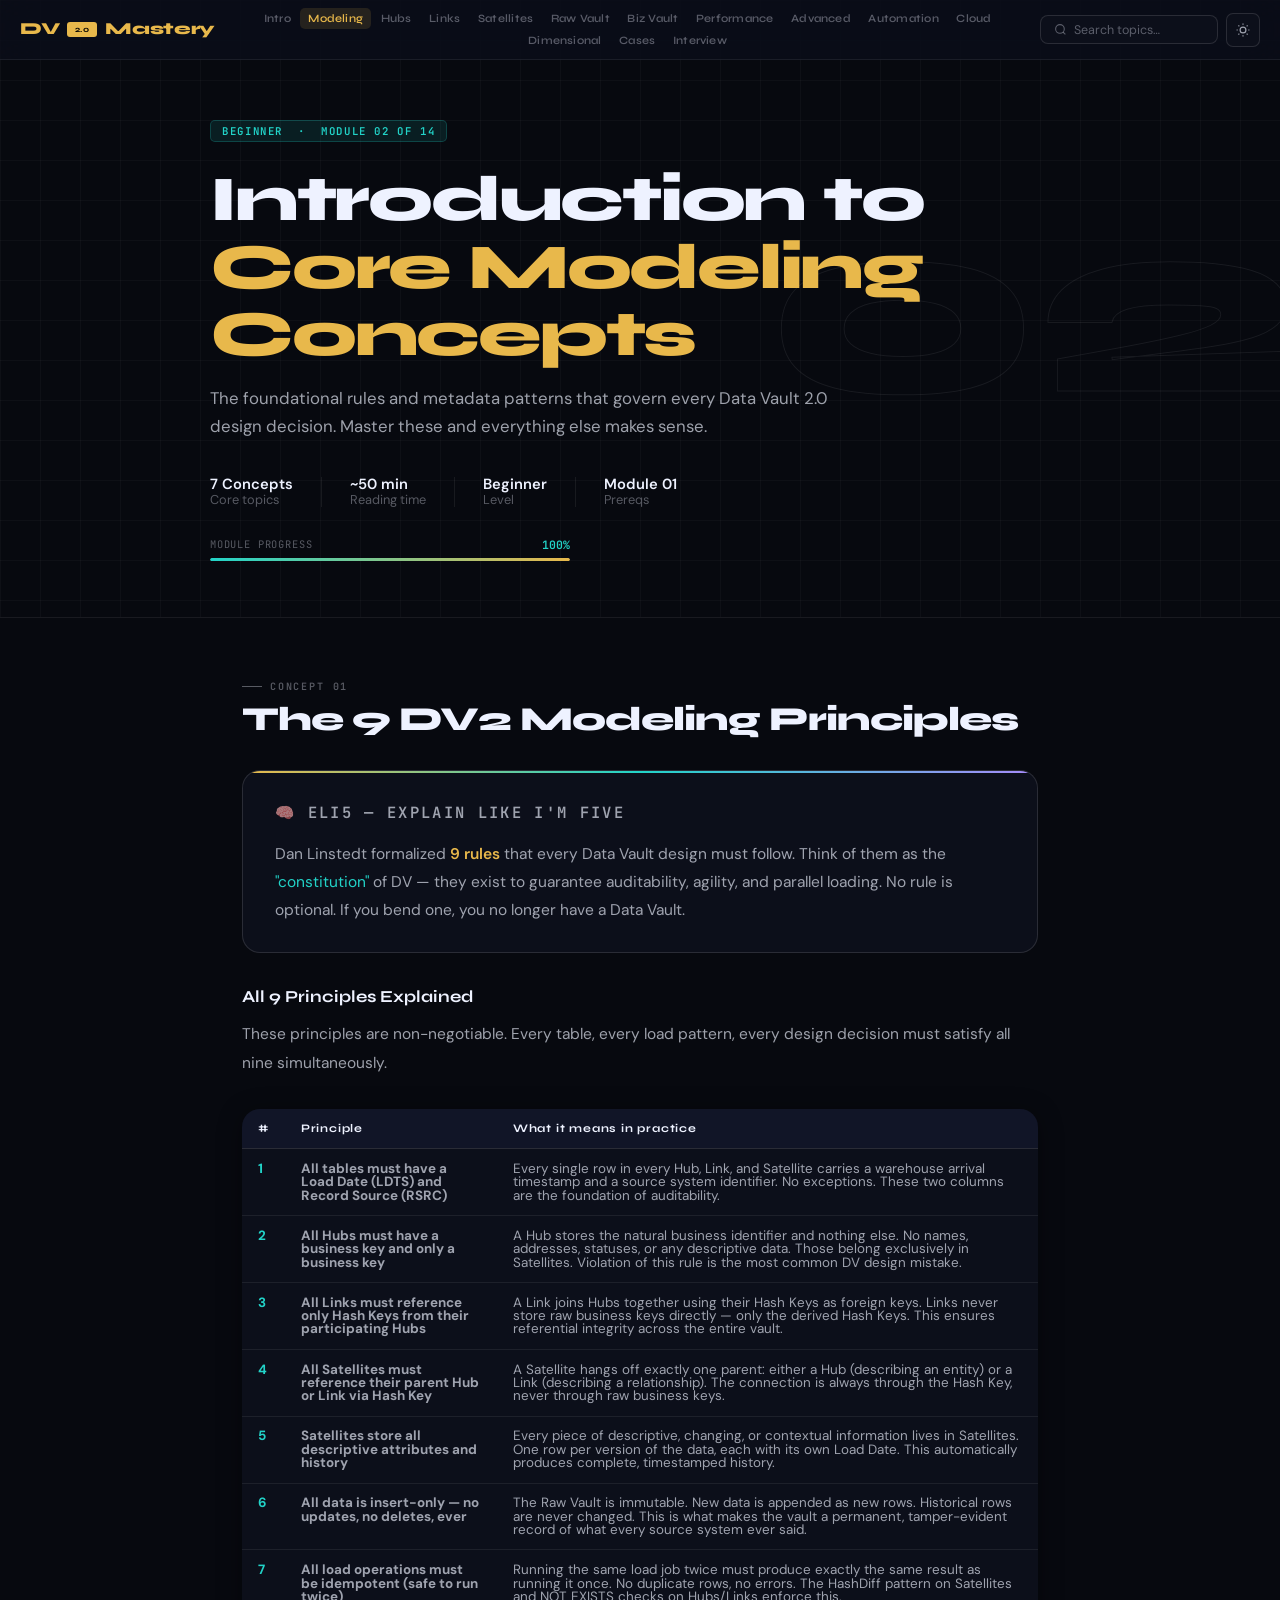
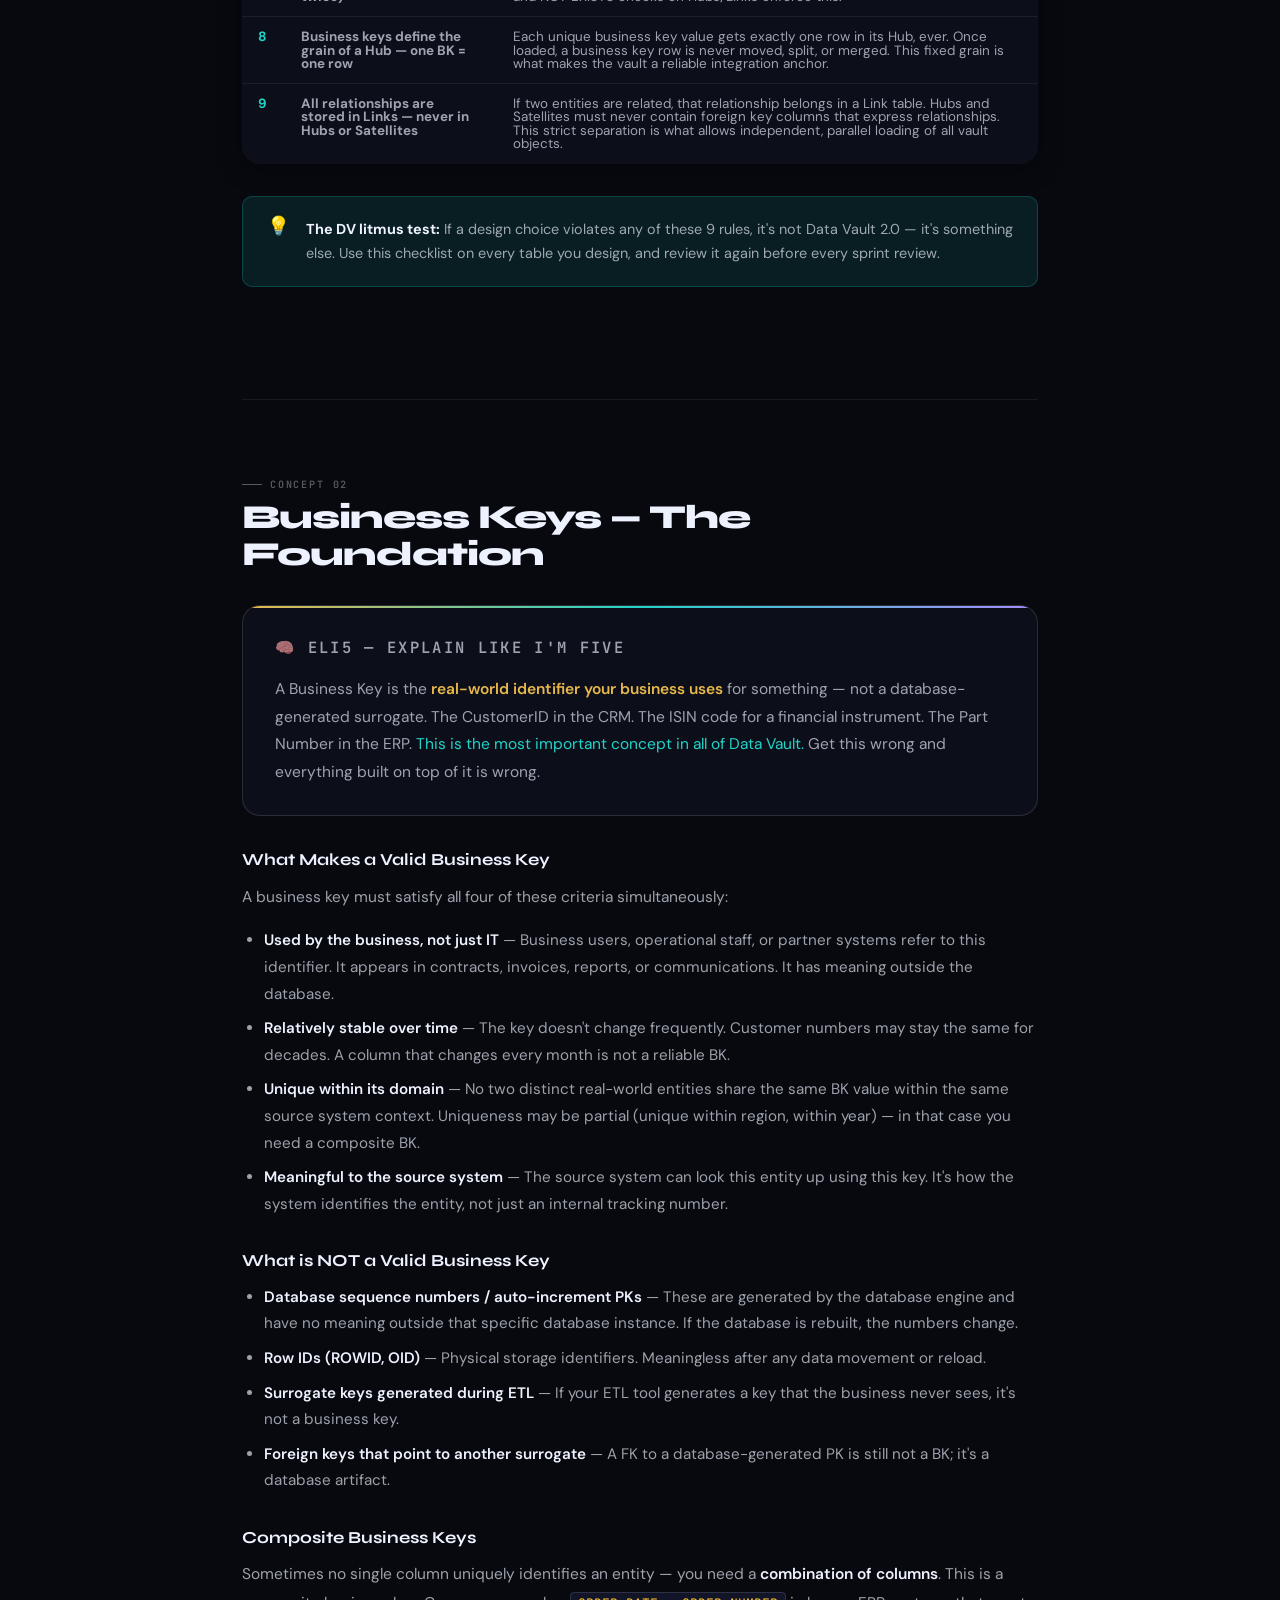
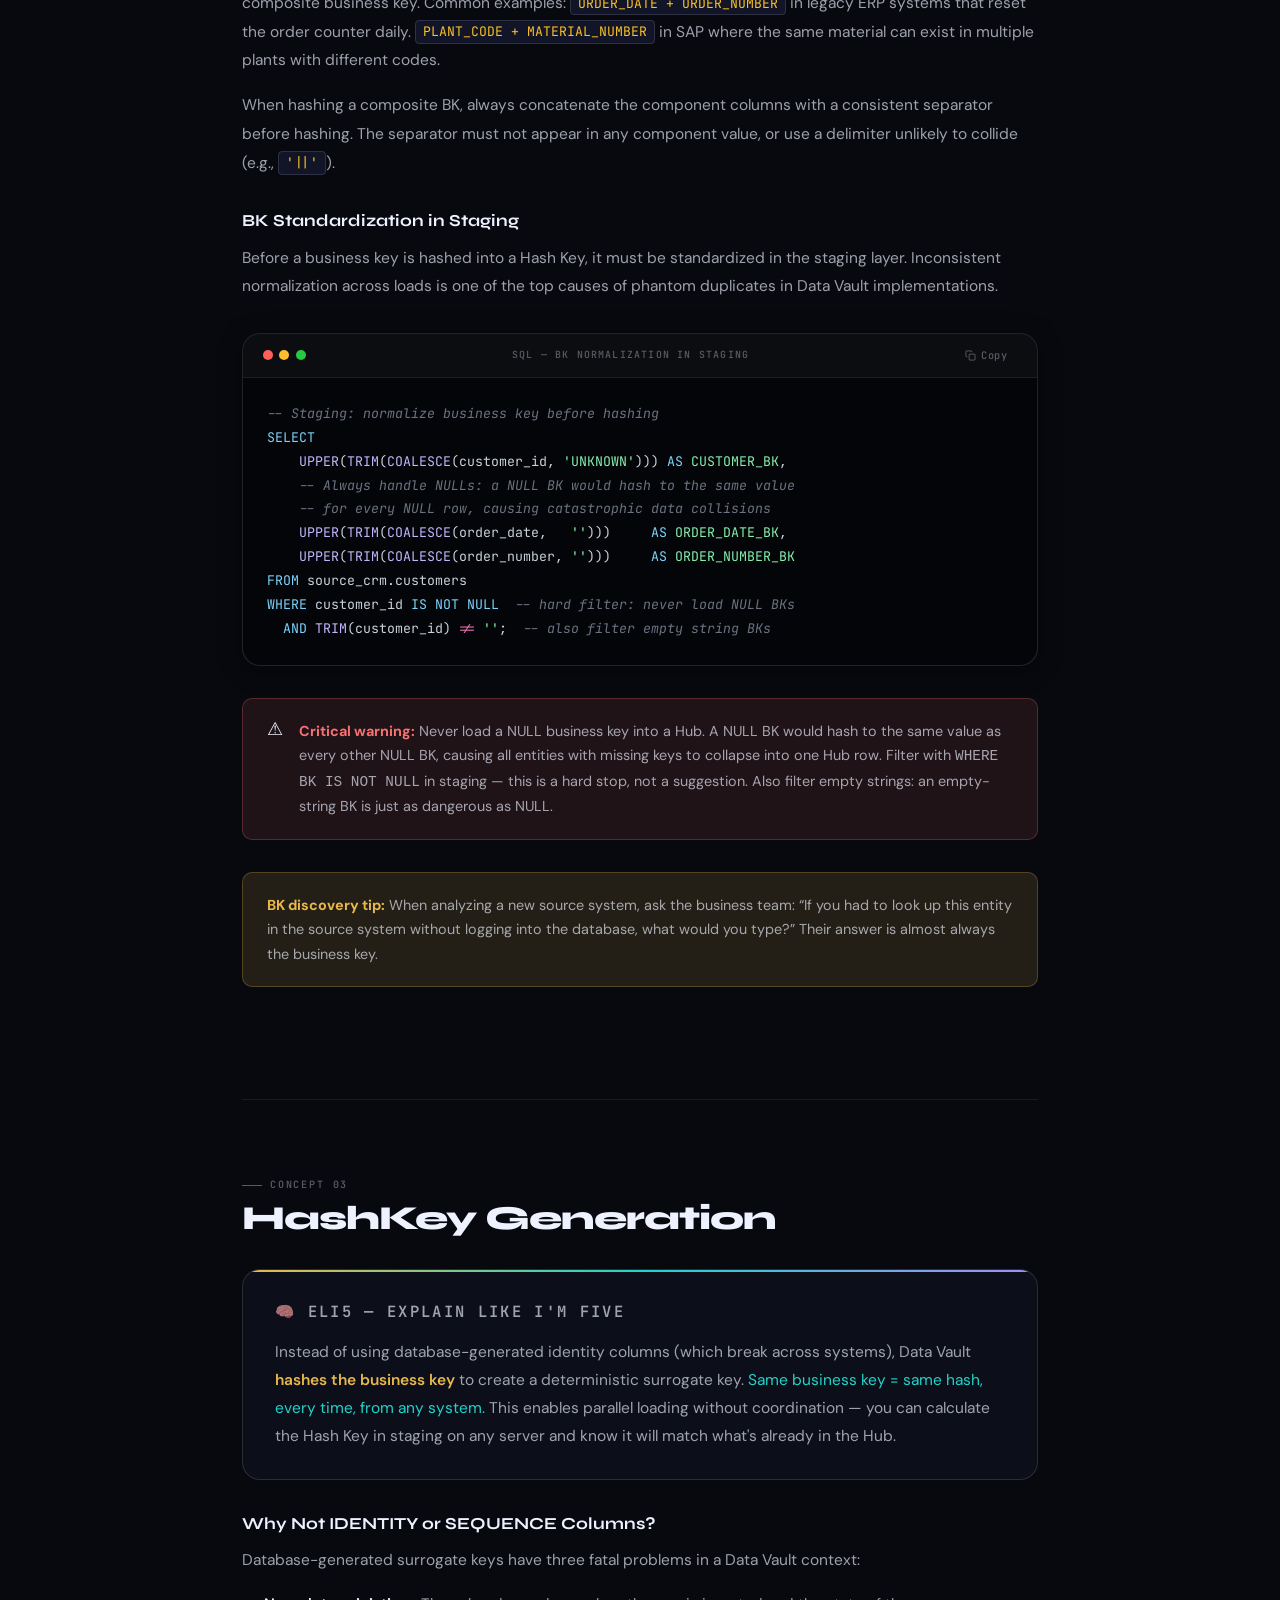
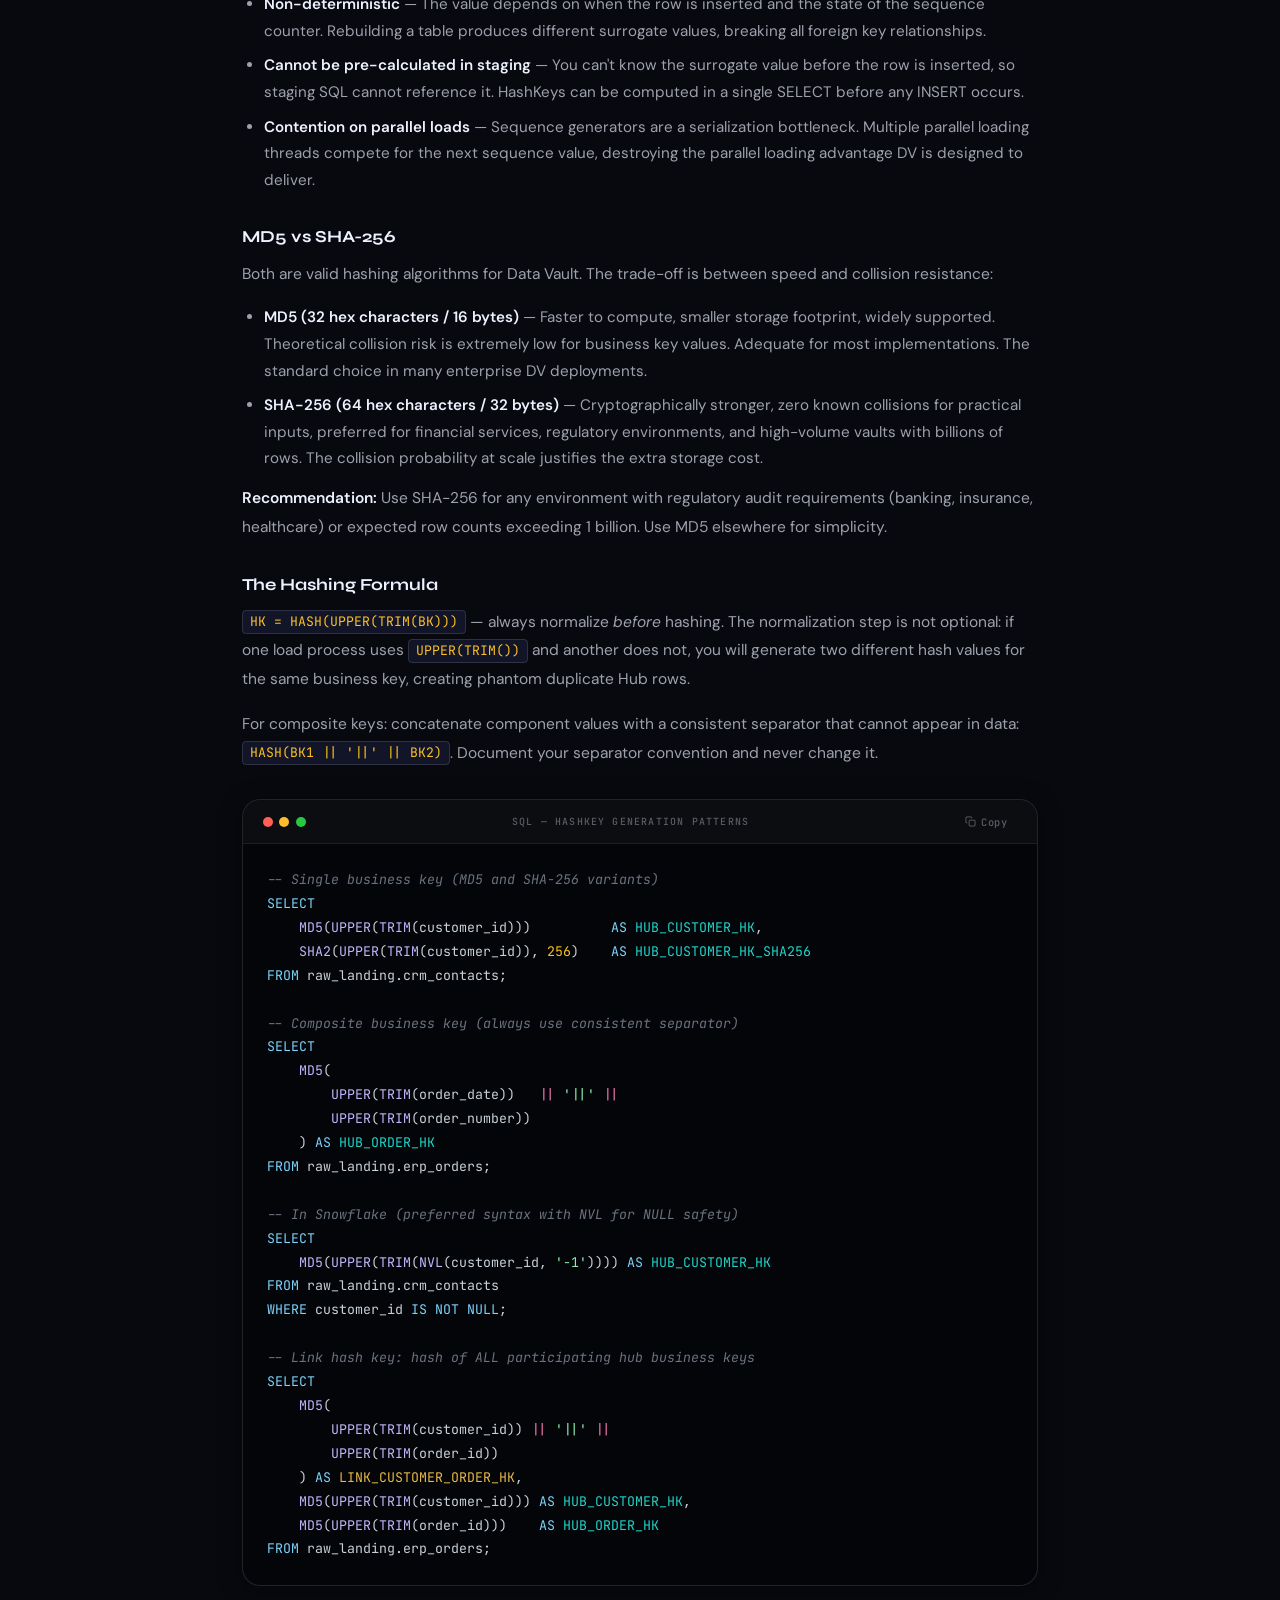
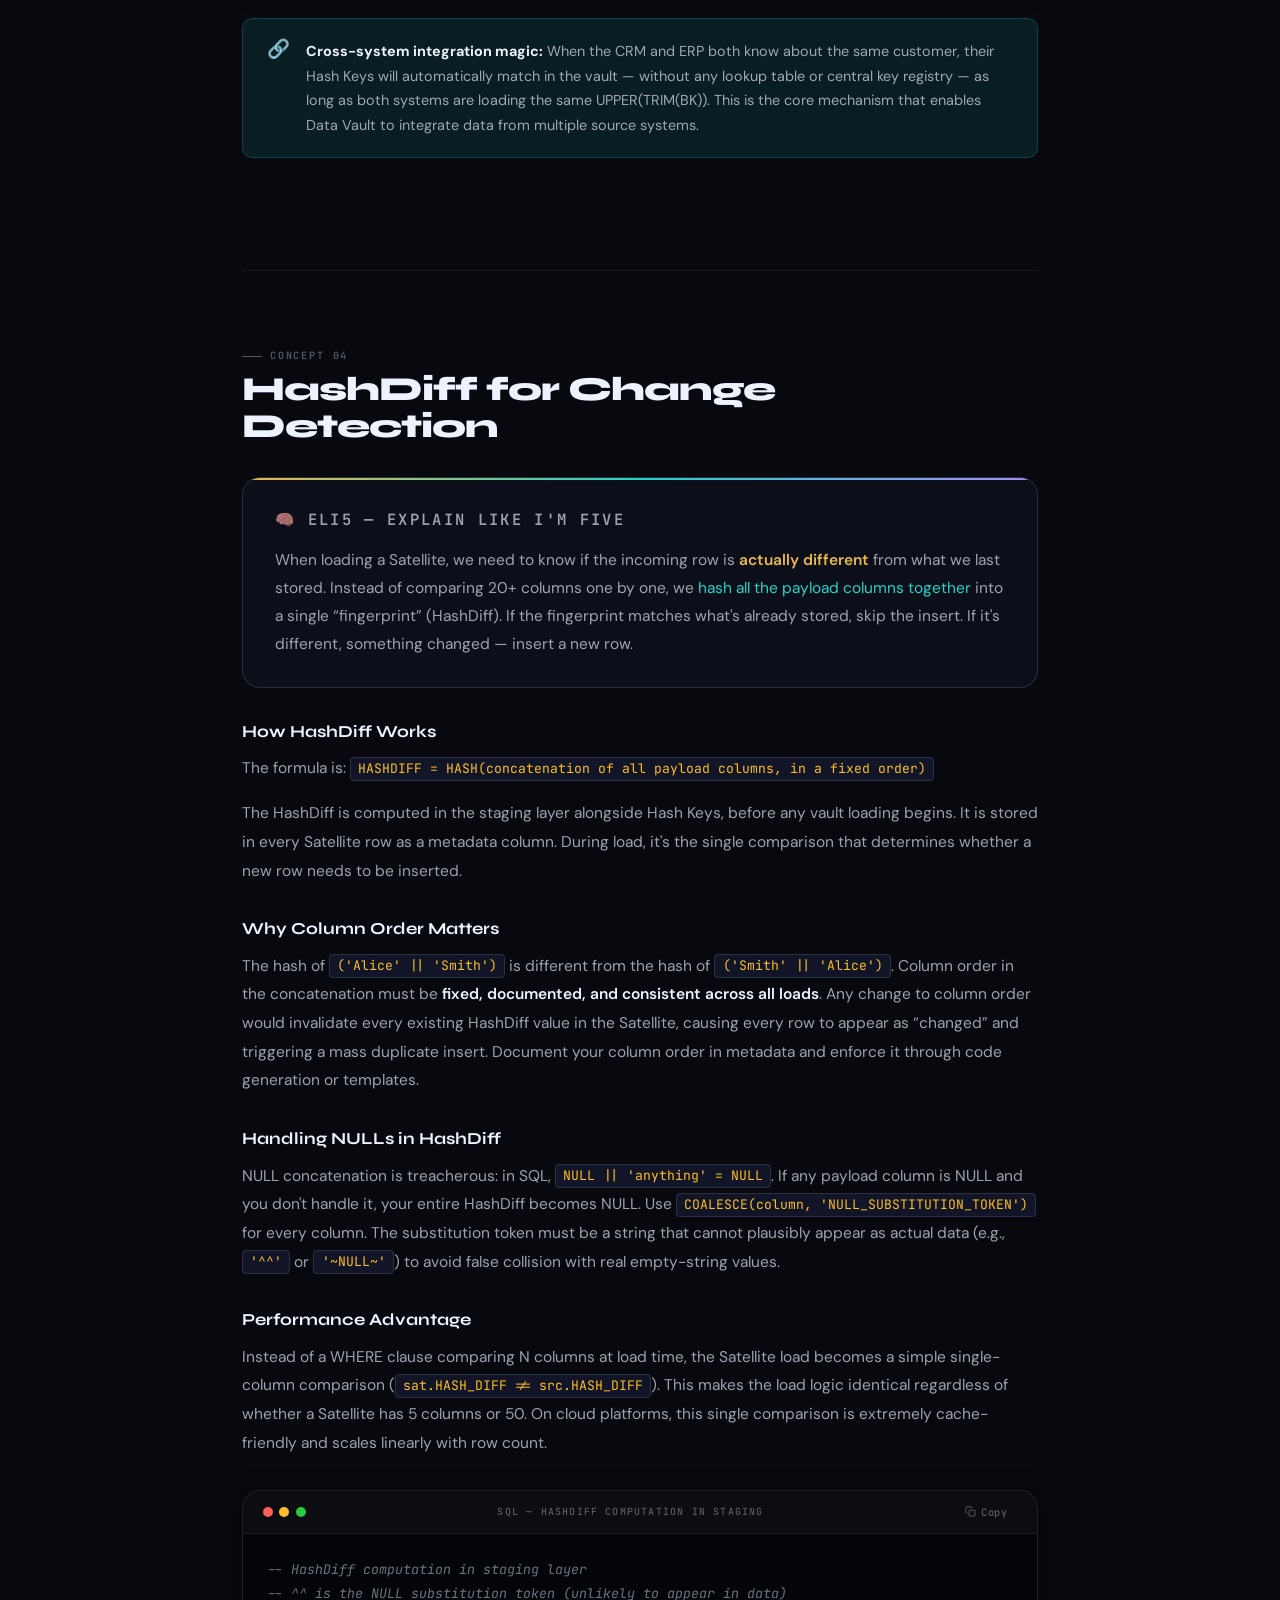
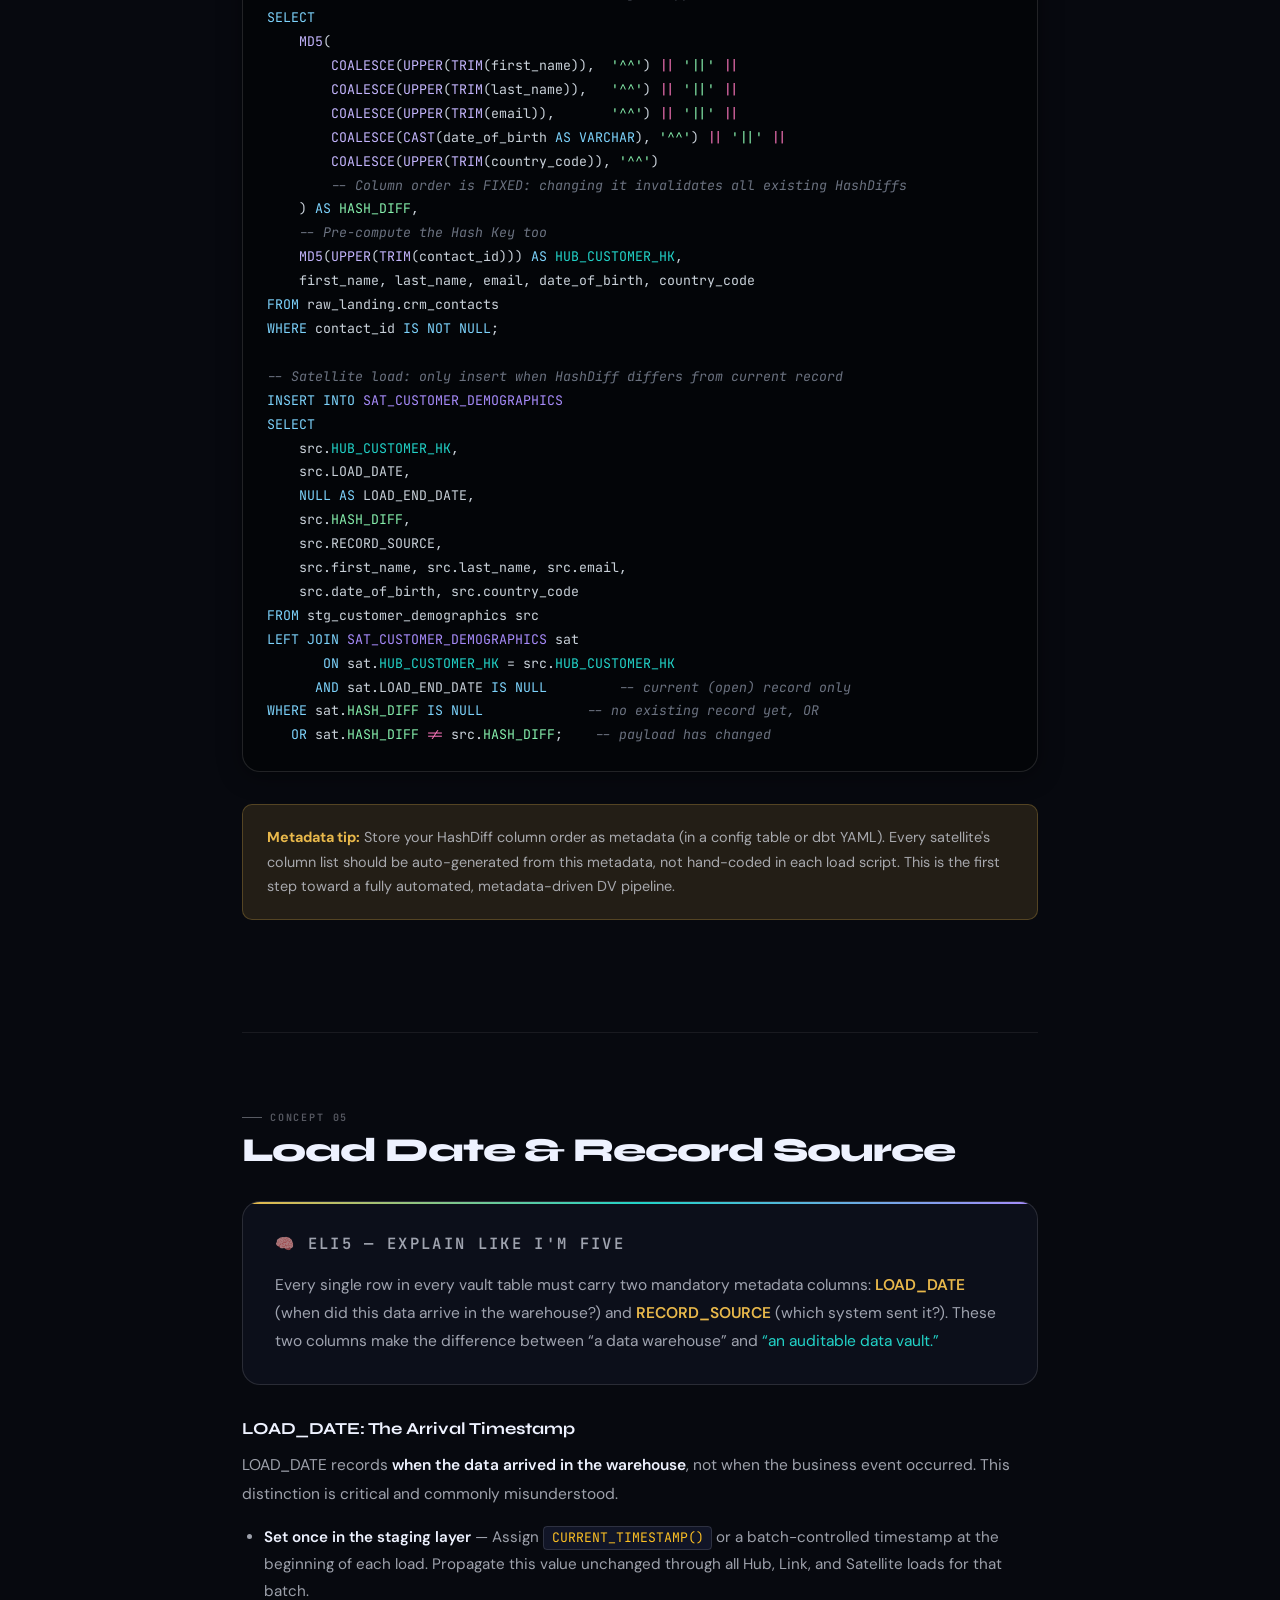
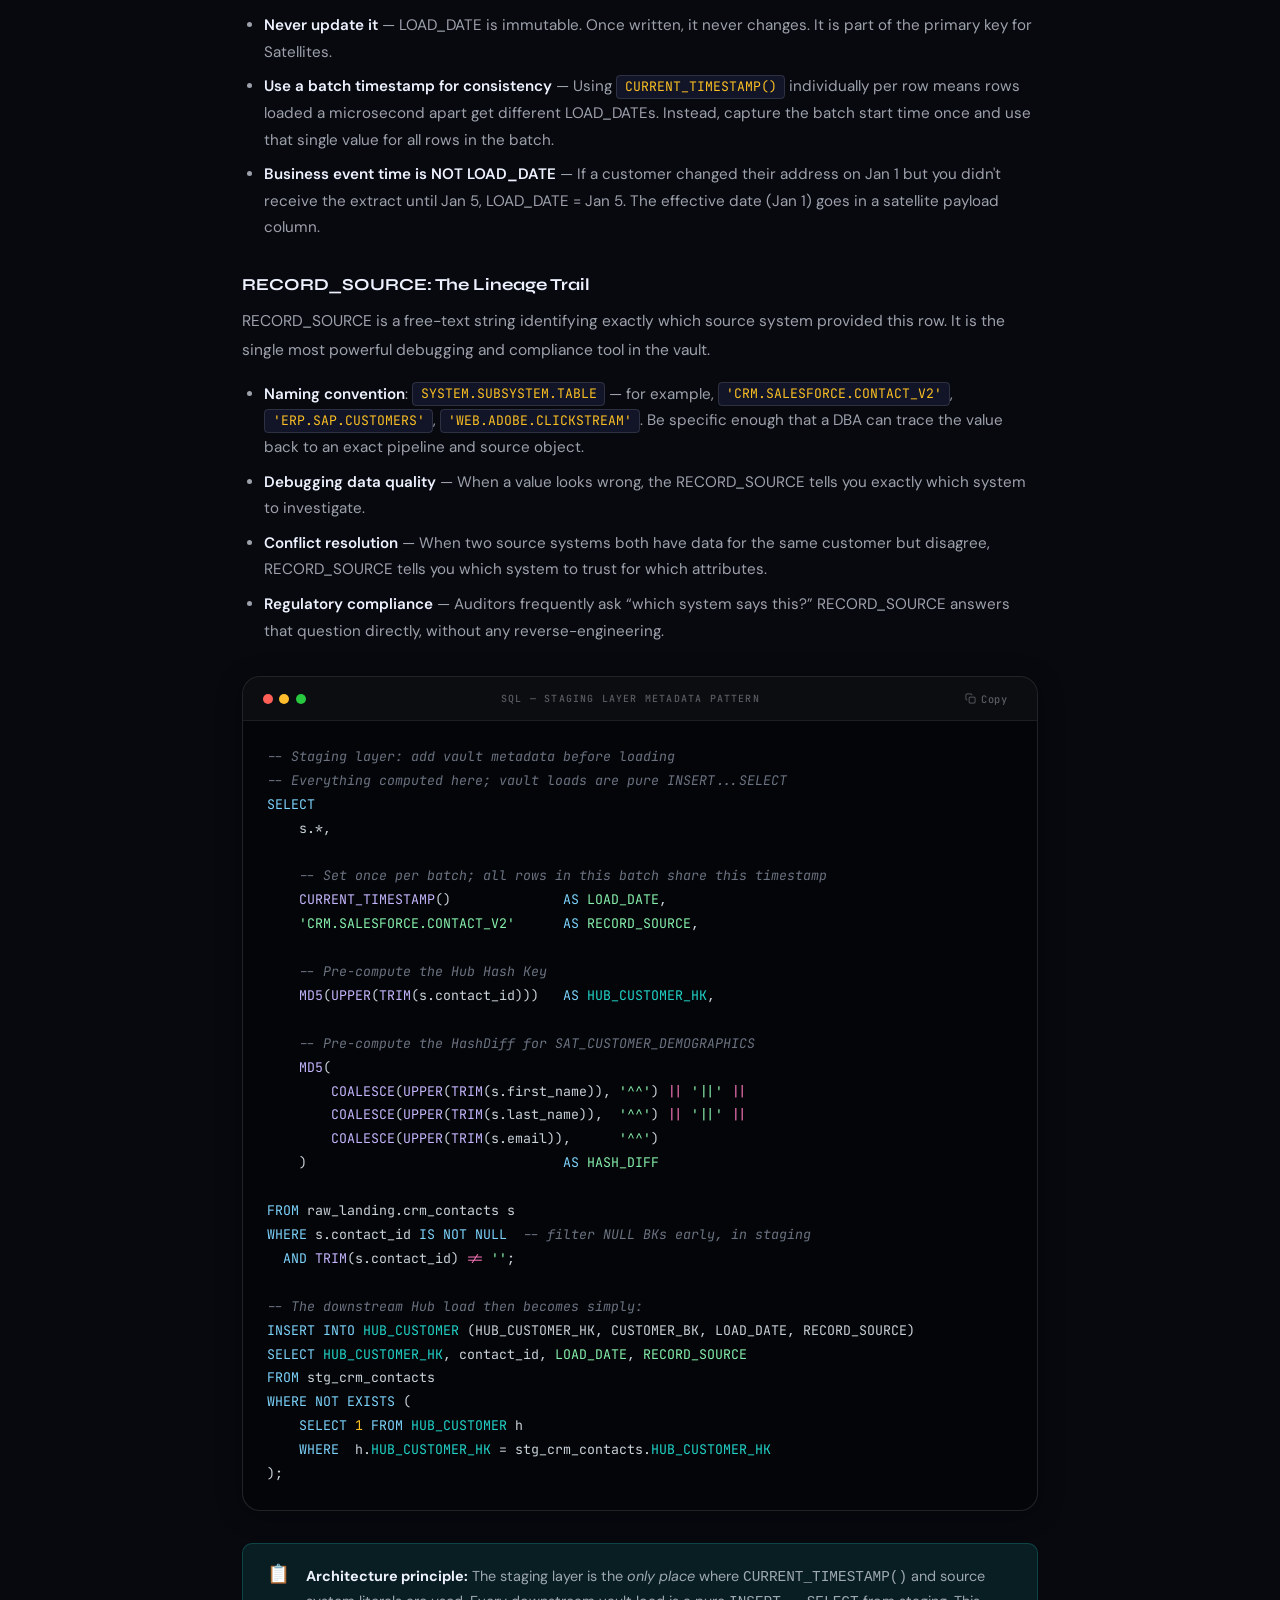
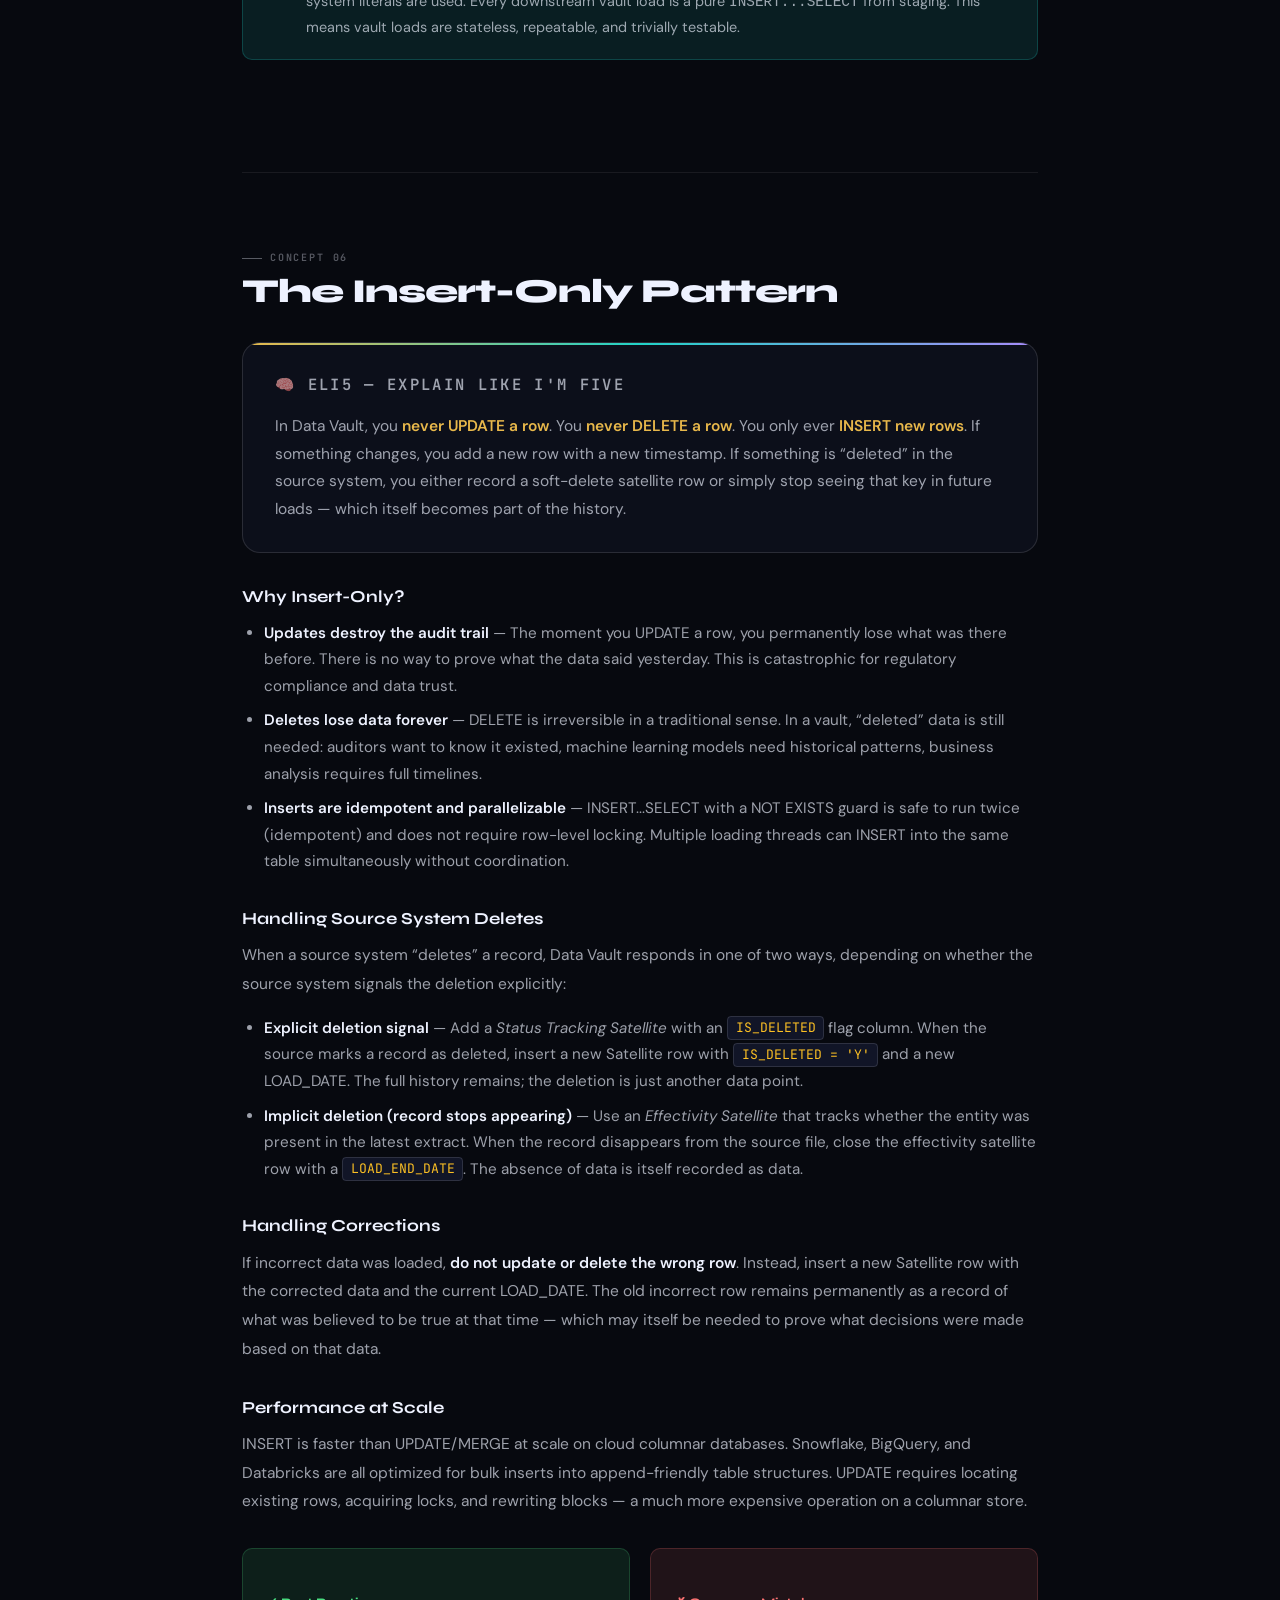
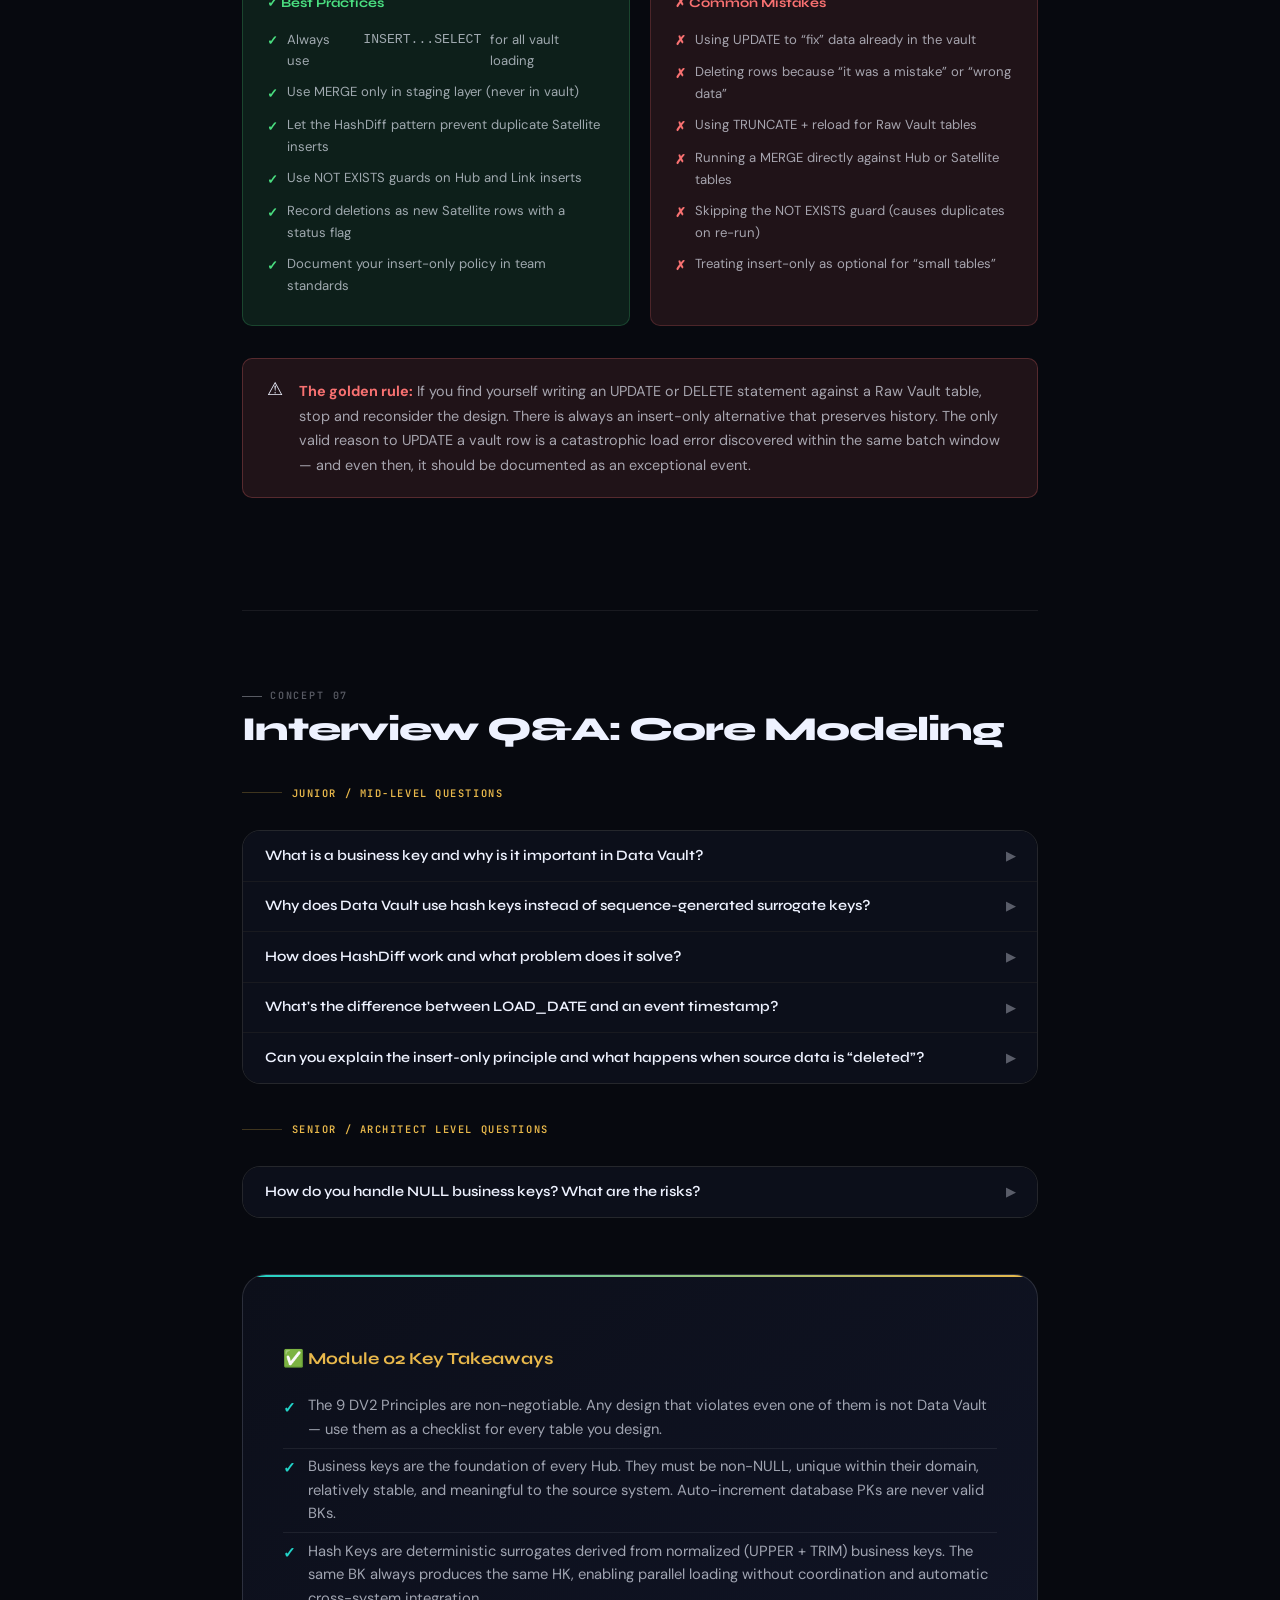
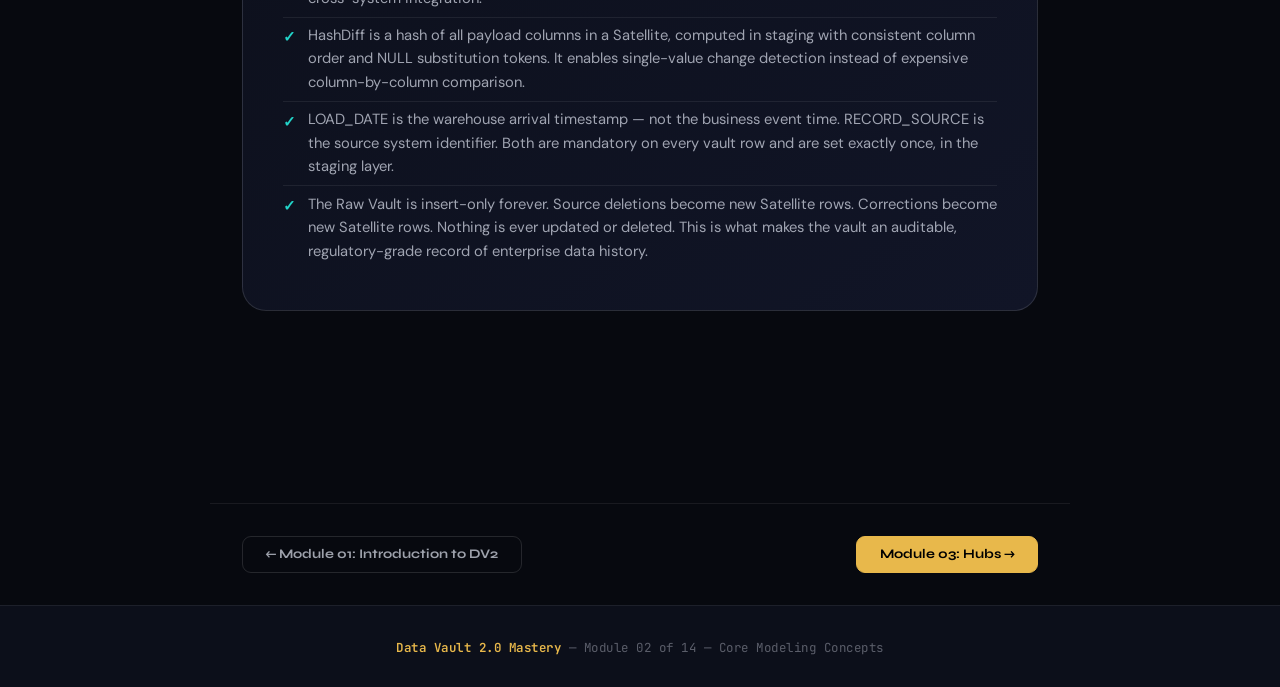
<file: modules/module02.html>
﻿<!DOCTYPE html>
<html lang="en" data-theme="dark">
<head>
<meta charset="UTF-8">
<meta name="viewport" content="width=device-width, initial-scale=1.0">
<meta name="description" content="Core Modeling Concepts in Data Vault 2.0 — the 9 principles, business keys, hash keys, HashDiff, load date, record source, insert-only pattern, and interview Q&A.">
<title>Module 02: Core Modeling Concepts | DV2 Mastery</title>
<link rel="icon" type="image/svg+xml" href="../assets/favicon.svg">
<link rel="stylesheet" href="../assets/css/styles.css">
</head>
<body>

<!-- READING PROGRESS -->
<div class="reading-progress"><div class="reading-progress-bar"></div></div>

<!-- NAV -->
<nav class="nav">
  <a href="../index.html" class="nav-logo">DV<span class="nav-logo-badge">2.0</span>Mastery</a>
  <div class="nav-links">
    <a href="module01.html">Intro</a>
    <a href="module02.html" class="active">Modeling</a>
    <a href="module03.html">Hubs</a>
    <a href="module04.html">Links</a>
    <a href="module05.html">Satellites</a>
    <a href="module06.html">Raw Vault</a>
    <a href="module07.html">Biz Vault</a>
    <a href="module08.html">Performance</a>
    <a href="module09.html">Advanced</a>
    <a href="module10.html">Automation</a>
    <a href="module11.html">Cloud</a>
    <a href="module12.html">Dimensional</a>
    <a href="module13.html">Cases</a>
    <a href="module14.html">Interview</a>
  </div>
  <div class="nav-actions">
    <div class="nav-search">
      <svg width="13" height="13" viewBox="0 0 24 24" fill="none" stroke="currentColor" stroke-width="2"><circle cx="11" cy="11" r="8"/><line x1="21" y1="21" x2="16.65" y2="16.65"/></svg>
      <input type="text" placeholder="Search topics…" aria-label="Search topics">
    </div>
    <button class="btn-icon" id="theme-toggle" title="Toggle theme" aria-label="Toggle theme">
      <svg width="14" height="14" viewBox="0 0 24 24" fill="none" stroke="currentColor" stroke-width="2"><circle cx="12" cy="12" r="5"/><line x1="12" y1="1" x2="12" y2="3"/><line x1="12" y1="21" x2="12" y2="23"/><line x1="4.22" y1="4.22" x2="5.64" y2="5.64"/><line x1="18.36" y1="18.36" x2="19.78" y2="19.78"/><line x1="1" y1="12" x2="3" y2="12"/><line x1="21" y1="12" x2="23" y2="12"/><line x1="4.22" y1="19.78" x2="5.64" y2="18.36"/><line x1="18.36" y1="5.64" x2="19.78" y2="4.22"/></svg>
    </button>
  </div>
</nav>
<div id="search-dropdown" class="search-dropdown" role="listbox"></div>

<!-- MODULE HERO -->
<header class="mod-hero">
  <div class="mod-hero-grid"></div>
  <div class="mod-hero-ghost">02</div>
  <div class="mod-hero-inner">
    <span class="mod-tag" style="color:var(--teal);border-color:var(--teal-border);background:var(--teal-dim)">
      Beginner &nbsp;&middot;&nbsp; Module 02 of 14
    </span>
    <h1>Introduction to<br><em style="color:var(--gold)">Core Modeling Concepts</em></h1>
    <p class="mod-hero-desc">
      The foundational rules and metadata patterns that govern every Data Vault 2.0 design decision. Master these and everything else makes sense.
    </p>
    <div class="mod-meta">
      <div class="mod-meta-item"><strong>7 Concepts</strong>Core topics</div>
      <div class="mod-meta-item"><strong>~50 min</strong>Reading time</div>
      <div class="mod-meta-item"><strong>Beginner</strong>Level</div>
      <div class="mod-meta-item"><strong>Module 01</strong>Prereqs</div>
    </div>
    <div class="mod-progress">
      <div class="mod-progress-row">
        <span class="mod-progress-label">Module Progress</span>
        <span class="mod-progress-pct">0%</span>
      </div>
      <div class="mod-progress-track"><div class="mod-progress-fill" style="width:0%"></div></div>
    </div>
  </div>
</header>

<!-- CONTENT -->
<main class="content">

  <!-- ============================================================
       CONCEPT 1: THE 9 DV2 MODELING PRINCIPLES
       ============================================================ -->
  <article class="concept" data-topic="nine-principles" id="nine-principles">
    <p class="concept-num">Concept 01</p>
    <h2>The 9 DV2 Modeling Principles</h2>

    <div class="eli5">
      <p class="eli5-label">&#129504; ELI5 &mdash; Explain Like I'm Five</p>
      <p>
        Dan Linstedt formalized <strong>9 rules</strong> that every Data Vault design must follow. Think of them as the <em>"constitution"</em> of DV &mdash; they exist to guarantee auditability, agility, and parallel loading. No rule is optional. If you bend one, you no longer have a Data Vault.
      </p>
    </div>

    <div class="detail">
      <h3>All 9 Principles Explained</h3>
      <p>These principles are non-negotiable. Every table, every load pattern, every design decision must satisfy all nine simultaneously.</p>
    </div>

    <table class="data-table">
      <thead>
        <tr>
          <th>#</th>
          <th>Principle</th>
          <th>What it means in practice</th>
        </tr>
      </thead>
      <tbody>
        <tr>
          <td><strong style="color:var(--teal)">1</strong></td>
          <td><strong>All tables must have a Load Date (LDTS) and Record Source (RSRC)</strong></td>
          <td>Every single row in every Hub, Link, and Satellite carries a warehouse arrival timestamp and a source system identifier. No exceptions. These two columns are the foundation of auditability.</td>
        </tr>
        <tr>
          <td><strong style="color:var(--teal)">2</strong></td>
          <td><strong>All Hubs must have a business key and only a business key</strong></td>
          <td>A Hub stores the natural business identifier and nothing else. No names, addresses, statuses, or any descriptive data. Those belong exclusively in Satellites. Violation of this rule is the most common DV design mistake.</td>
        </tr>
        <tr>
          <td><strong style="color:var(--teal)">3</strong></td>
          <td><strong>All Links must reference only Hash Keys from their participating Hubs</strong></td>
          <td>A Link joins Hubs together using their Hash Keys as foreign keys. Links never store raw business keys directly &mdash; only the derived Hash Keys. This ensures referential integrity across the entire vault.</td>
        </tr>
        <tr>
          <td><strong style="color:var(--teal)">4</strong></td>
          <td><strong>All Satellites must reference their parent Hub or Link via Hash Key</strong></td>
          <td>A Satellite hangs off exactly one parent: either a Hub (describing an entity) or a Link (describing a relationship). The connection is always through the Hash Key, never through raw business keys.</td>
        </tr>
        <tr>
          <td><strong style="color:var(--teal)">5</strong></td>
          <td><strong>Satellites store all descriptive attributes and history</strong></td>
          <td>Every piece of descriptive, changing, or contextual information lives in Satellites. One row per version of the data, each with its own Load Date. This automatically produces complete, timestamped history.</td>
        </tr>
        <tr>
          <td><strong style="color:var(--teal)">6</strong></td>
          <td><strong>All data is insert-only &mdash; no updates, no deletes, ever</strong></td>
          <td>The Raw Vault is immutable. New data is appended as new rows. Historical rows are never changed. This is what makes the vault a permanent, tamper-evident record of what every source system ever said.</td>
        </tr>
        <tr>
          <td><strong style="color:var(--teal)">7</strong></td>
          <td><strong>All load operations must be idempotent (safe to run twice)</strong></td>
          <td>Running the same load job twice must produce exactly the same result as running it once. No duplicate rows, no errors. The HashDiff pattern on Satellites and NOT EXISTS checks on Hubs/Links enforce this.</td>
        </tr>
        <tr>
          <td><strong style="color:var(--teal)">8</strong></td>
          <td><strong>Business keys define the grain of a Hub &mdash; one BK = one row</strong></td>
          <td>Each unique business key value gets exactly one row in its Hub, ever. Once loaded, a business key row is never moved, split, or merged. This fixed grain is what makes the vault a reliable integration anchor.</td>
        </tr>
        <tr>
          <td><strong style="color:var(--teal)">9</strong></td>
          <td><strong>All relationships are stored in Links &mdash; never in Hubs or Satellites</strong></td>
          <td>If two entities are related, that relationship belongs in a Link table. Hubs and Satellites must never contain foreign key columns that express relationships. This strict separation is what allows independent, parallel loading of all vault objects.</td>
        </tr>
      </tbody>
    </table>

    <div class="callout">
      <span class="callout-icon">&#128161;</span>
      <p><strong>The DV litmus test:</strong> If a design choice violates any of these 9 rules, it&apos;s not Data Vault 2.0 &mdash; it&apos;s something else. Use this checklist on every table you design, and review it again before every sprint review.</p>
    </div>
  </article>

  <!-- ============================================================
       CONCEPT 2: BUSINESS KEYS — THE FOUNDATION
       ============================================================ -->
  <article class="concept" data-topic="business-keys" id="business-keys">
    <p class="concept-num">Concept 02</p>
    <h2>Business Keys &mdash; The Foundation</h2>

    <div class="eli5">
      <p class="eli5-label">&#129504; ELI5 &mdash; Explain Like I'm Five</p>
      <p>
        A Business Key is the <strong>real-world identifier your business uses</strong> for something &mdash; not a database-generated surrogate. The CustomerID in the CRM. The ISIN code for a financial instrument. The Part Number in the ERP. <em>This is the most important concept in all of Data Vault.</em> Get this wrong and everything built on top of it is wrong.
      </p>
    </div>

    <div class="detail">
      <h3>What Makes a Valid Business Key</h3>
      <p>A business key must satisfy all four of these criteria simultaneously:</p>
      <ul>
        <li><strong>Used by the business, not just IT</strong> &mdash; Business users, operational staff, or partner systems refer to this identifier. It appears in contracts, invoices, reports, or communications. It has meaning outside the database.</li>
        <li><strong>Relatively stable over time</strong> &mdash; The key doesn&apos;t change frequently. Customer numbers may stay the same for decades. A column that changes every month is not a reliable BK.</li>
        <li><strong>Unique within its domain</strong> &mdash; No two distinct real-world entities share the same BK value within the same source system context. Uniqueness may be partial (unique within region, within year) &mdash; in that case you need a composite BK.</li>
        <li><strong>Meaningful to the source system</strong> &mdash; The source system can look this entity up using this key. It&apos;s how the system identifies the entity, not just an internal tracking number.</li>
      </ul>

      <h3>What is NOT a Valid Business Key</h3>
      <ul>
        <li><strong>Database sequence numbers / auto-increment PKs</strong> &mdash; These are generated by the database engine and have no meaning outside that specific database instance. If the database is rebuilt, the numbers change.</li>
        <li><strong>Row IDs (ROWID, OID)</strong> &mdash; Physical storage identifiers. Meaningless after any data movement or reload.</li>
        <li><strong>Surrogate keys generated during ETL</strong> &mdash; If your ETL tool generates a key that the business never sees, it&apos;s not a business key.</li>
        <li><strong>Foreign keys that point to another surrogate</strong> &mdash; A FK to a database-generated PK is still not a BK; it&apos;s a database artifact.</li>
      </ul>

      <h3>Composite Business Keys</h3>
      <p>
        Sometimes no single column uniquely identifies an entity &mdash; you need a <strong>combination of columns</strong>. This is a composite business key. Common examples: <code>ORDER_DATE + ORDER_NUMBER</code> in legacy ERP systems that reset the order counter daily. <code>PLANT_CODE + MATERIAL_NUMBER</code> in SAP where the same material can exist in multiple plants with different codes.
      </p>
      <p>
        When hashing a composite BK, always concatenate the component columns with a consistent separator before hashing. The separator must not appear in any component value, or use a delimiter unlikely to collide (e.g., <code>&apos;||&apos;</code>).
      </p>

      <h3>BK Standardization in Staging</h3>
      <p>
        Before a business key is hashed into a Hash Key, it must be standardized in the staging layer. Inconsistent normalization across loads is one of the top causes of phantom duplicates in Data Vault implementations.
      </p>
    </div>

    <div class="code-block">
      <div class="code-header">
        <div class="code-dots"><span class="code-dot"></span><span class="code-dot"></span><span class="code-dot"></span></div>
        <span class="code-label">SQL &mdash; BK Normalization in Staging</span>
        <button class="copy-btn" aria-label="Copy code">
          <svg width="11" height="11" viewBox="0 0 24 24" fill="none" stroke="currentColor" stroke-width="2"><rect x="9" y="9" width="13" height="13" rx="2"/><path d="M5 15H4a2 2 0 0 1-2-2V4a2 2 0 0 1 2-2h9a2 2 0 0 1 2 2v1"/></svg>
          Copy
        </button>
      </div>
      <pre><span class="cm">-- Staging: normalize business key before hashing</span>
<span class="kw">SELECT</span>
    <span class="fn">UPPER</span>(<span class="fn">TRIM</span>(<span class="fn">COALESCE</span>(customer_id, <span class="str">'UNKNOWN'</span>))) <span class="kw">AS</span> <span class="str">CUSTOMER_BK</span>,
    <span class="cm">-- Always handle NULLs: a NULL BK would hash to the same value</span>
    <span class="cm">-- for every NULL row, causing catastrophic data collisions</span>
    <span class="fn">UPPER</span>(<span class="fn">TRIM</span>(<span class="fn">COALESCE</span>(order_date,   <span class="str">''</span>)))     <span class="kw">AS</span> <span class="str">ORDER_DATE_BK</span>,
    <span class="fn">UPPER</span>(<span class="fn">TRIM</span>(<span class="fn">COALESCE</span>(order_number, <span class="str">''</span>)))     <span class="kw">AS</span> <span class="str">ORDER_NUMBER_BK</span>
<span class="kw">FROM</span> source_crm.customers
<span class="kw">WHERE</span> customer_id <span class="kw">IS NOT NULL</span>  <span class="cm">-- hard filter: never load NULL BKs</span>
  <span class="kw">AND</span> <span class="fn">TRIM</span>(customer_id) <span class="op">!=</span> <span class="str">''</span>;  <span class="cm">-- also filter empty string BKs</span></pre>
    </div>

    <div class="warn">
      <span class="warn-icon">&#9888;</span>
      <p><strong>Critical warning:</strong> Never load a NULL business key into a Hub. A NULL BK would hash to the same value as every other NULL BK, causing all entities with missing keys to collapse into one Hub row. Filter with <code>WHERE BK IS NOT NULL</code> in staging &mdash; this is a hard stop, not a suggestion. Also filter empty strings: an empty-string BK is just as dangerous as NULL.</p>
    </div>

    <div class="tip">
      <p><strong>BK discovery tip:</strong> When analyzing a new source system, ask the business team: &ldquo;If you had to look up this entity in the source system without logging into the database, what would you type?&rdquo; Their answer is almost always the business key.</p>
    </div>
  </article>

  <!-- ============================================================
       CONCEPT 3: HASHKEY GENERATION
       ============================================================ -->
  <article class="concept" data-topic="hashkey" id="hashkey">
    <p class="concept-num">Concept 03</p>
    <h2>HashKey Generation</h2>

    <div class="eli5">
      <p class="eli5-label">&#129504; ELI5 &mdash; Explain Like I'm Five</p>
      <p>
        Instead of using database-generated identity columns (which break across systems), Data Vault <strong>hashes the business key</strong> to create a deterministic surrogate key. <em>Same business key = same hash, every time, from any system.</em> This enables parallel loading without coordination &mdash; you can calculate the Hash Key in staging on any server and know it will match what&apos;s already in the Hub.
      </p>
    </div>

    <div class="detail">
      <h3>Why Not IDENTITY or SEQUENCE Columns?</h3>
      <p>Database-generated surrogate keys have three fatal problems in a Data Vault context:</p>
      <ul>
        <li><strong>Non-deterministic</strong> &mdash; The value depends on when the row is inserted and the state of the sequence counter. Rebuilding a table produces different surrogate values, breaking all foreign key relationships.</li>
        <li><strong>Cannot be pre-calculated in staging</strong> &mdash; You can&apos;t know the surrogate value before the row is inserted, so staging SQL cannot reference it. HashKeys can be computed in a single SELECT before any INSERT occurs.</li>
        <li><strong>Contention on parallel loads</strong> &mdash; Sequence generators are a serialization bottleneck. Multiple parallel loading threads compete for the next sequence value, destroying the parallel loading advantage DV is designed to deliver.</li>
      </ul>

      <h3>MD5 vs SHA-256</h3>
      <p>
        Both are valid hashing algorithms for Data Vault. The trade-off is between speed and collision resistance:
      </p>
      <ul>
        <li><strong>MD5 (32 hex characters / 16 bytes)</strong> &mdash; Faster to compute, smaller storage footprint, widely supported. Theoretical collision risk is extremely low for business key values. Adequate for most implementations. The standard choice in many enterprise DV deployments.</li>
        <li><strong>SHA-256 (64 hex characters / 32 bytes)</strong> &mdash; Cryptographically stronger, zero known collisions for practical inputs, preferred for financial services, regulatory environments, and high-volume vaults with billions of rows. The collision probability at scale justifies the extra storage cost.</li>
      </ul>
      <p>
        <strong>Recommendation:</strong> Use SHA-256 for any environment with regulatory audit requirements (banking, insurance, healthcare) or expected row counts exceeding 1 billion. Use MD5 elsewhere for simplicity.
      </p>

      <h3>The Hashing Formula</h3>
      <p>
        <code>HK = HASH(UPPER(TRIM(BK)))</code> &mdash; always normalize <em>before</em> hashing. The normalization step is not optional: if one load process uses <code>UPPER(TRIM())</code> and another does not, you will generate two different hash values for the same business key, creating phantom duplicate Hub rows.
      </p>
      <p>
        For composite keys: concatenate component values with a consistent separator that cannot appear in data: <code>HASH(BK1 || &apos;||&apos; || BK2)</code>. Document your separator convention and never change it.
      </p>
    </div>

    <div class="code-block">
      <div class="code-header">
        <div class="code-dots"><span class="code-dot"></span><span class="code-dot"></span><span class="code-dot"></span></div>
        <span class="code-label">SQL &mdash; HashKey Generation Patterns</span>
        <button class="copy-btn" aria-label="Copy code">
          <svg width="11" height="11" viewBox="0 0 24 24" fill="none" stroke="currentColor" stroke-width="2"><rect x="9" y="9" width="13" height="13" rx="2"/><path d="M5 15H4a2 2 0 0 1-2-2V4a2 2 0 0 1 2-2h9a2 2 0 0 1 2 2v1"/></svg>
          Copy
        </button>
      </div>
      <pre><span class="cm">-- Single business key (MD5 and SHA-256 variants)</span>
<span class="kw">SELECT</span>
    <span class="fn">MD5</span>(<span class="fn">UPPER</span>(<span class="fn">TRIM</span>(customer_id)))          <span class="kw">AS</span> <span class="hub">HUB_CUSTOMER_HK</span>,
    <span class="fn">SHA2</span>(<span class="fn">UPPER</span>(<span class="fn">TRIM</span>(customer_id)), <span class="num">256</span>)    <span class="kw">AS</span> <span class="hub">HUB_CUSTOMER_HK_SHA256</span>
<span class="kw">FROM</span> raw_landing.crm_contacts;

<span class="cm">-- Composite business key (always use consistent separator)</span>
<span class="kw">SELECT</span>
    <span class="fn">MD5</span>(
        <span class="fn">UPPER</span>(<span class="fn">TRIM</span>(order_date))   <span class="op">||</span> <span class="str">'||'</span> <span class="op">||</span>
        <span class="fn">UPPER</span>(<span class="fn">TRIM</span>(order_number))
    ) <span class="kw">AS</span> <span class="hub">HUB_ORDER_HK</span>
<span class="kw">FROM</span> raw_landing.erp_orders;

<span class="cm">-- In Snowflake (preferred syntax with NVL for NULL safety)</span>
<span class="kw">SELECT</span>
    <span class="fn">MD5</span>(<span class="fn">UPPER</span>(<span class="fn">TRIM</span>(<span class="fn">NVL</span>(customer_id, <span class="str">'-1'</span>)))) <span class="kw">AS</span> <span class="hub">HUB_CUSTOMER_HK</span>
<span class="kw">FROM</span> raw_landing.crm_contacts
<span class="kw">WHERE</span> customer_id <span class="kw">IS NOT NULL</span>;

<span class="cm">-- Link hash key: hash of ALL participating hub business keys</span>
<span class="kw">SELECT</span>
    <span class="fn">MD5</span>(
        <span class="fn">UPPER</span>(<span class="fn">TRIM</span>(customer_id)) <span class="op">||</span> <span class="str">'||'</span> <span class="op">||</span>
        <span class="fn">UPPER</span>(<span class="fn">TRIM</span>(order_id))
    ) <span class="kw">AS</span> <span class="lnk">LINK_CUSTOMER_ORDER_HK</span>,
    <span class="fn">MD5</span>(<span class="fn">UPPER</span>(<span class="fn">TRIM</span>(customer_id))) <span class="kw">AS</span> <span class="hub">HUB_CUSTOMER_HK</span>,
    <span class="fn">MD5</span>(<span class="fn">UPPER</span>(<span class="fn">TRIM</span>(order_id)))    <span class="kw">AS</span> <span class="hub">HUB_ORDER_HK</span>
<span class="kw">FROM</span> raw_landing.erp_orders;</pre>
    </div>

    <div class="callout">
      <span class="callout-icon">&#128279;</span>
      <p><strong>Cross-system integration magic:</strong> When the CRM and ERP both know about the same customer, their Hash Keys will automatically match in the vault &mdash; without any lookup table or central key registry &mdash; as long as both systems are loading the same UPPER(TRIM(BK)). This is the core mechanism that enables Data Vault to integrate data from multiple source systems.</p>
    </div>
  </article>

  <!-- ============================================================
       CONCEPT 4: HASHDIFF FOR CHANGE DETECTION
       ============================================================ -->
  <article class="concept" data-topic="hashdiff" id="hashdiff">
    <p class="concept-num">Concept 04</p>
    <h2>HashDiff for Change Detection</h2>

    <div class="eli5">
      <p class="eli5-label">&#129504; ELI5 &mdash; Explain Like I'm Five</p>
      <p>
        When loading a Satellite, we need to know if the incoming row is <strong>actually different</strong> from what we last stored. Instead of comparing 20+ columns one by one, we <em>hash all the payload columns together</em> into a single &ldquo;fingerprint&rdquo; (HashDiff). If the fingerprint matches what&apos;s already stored, skip the insert. If it&apos;s different, something changed &mdash; insert a new row.
      </p>
    </div>

    <div class="detail">
      <h3>How HashDiff Works</h3>
      <p>
        The formula is: <code>HASHDIFF = HASH(concatenation of all payload columns, in a fixed order)</code>
      </p>
      <p>
        The HashDiff is computed in the staging layer alongside Hash Keys, before any vault loading begins. It is stored in every Satellite row as a metadata column. During load, it&apos;s the single comparison that determines whether a new row needs to be inserted.
      </p>

      <h3>Why Column Order Matters</h3>
      <p>
        The hash of <code>(&apos;Alice&apos; || &apos;Smith&apos;)</code> is different from the hash of <code>(&apos;Smith&apos; || &apos;Alice&apos;)</code>. Column order in the concatenation must be <strong>fixed, documented, and consistent across all loads</strong>. Any change to column order would invalidate every existing HashDiff value in the Satellite, causing every row to appear as &ldquo;changed&rdquo; and triggering a mass duplicate insert. Document your column order in metadata and enforce it through code generation or templates.
      </p>

      <h3>Handling NULLs in HashDiff</h3>
      <p>
        NULL concatenation is treacherous: in SQL, <code>NULL || &apos;anything&apos; = NULL</code>. If any payload column is NULL and you don&apos;t handle it, your entire HashDiff becomes NULL. Use <code>COALESCE(column, &apos;NULL_SUBSTITUTION_TOKEN&apos;)</code> for every column. The substitution token must be a string that cannot plausibly appear as actual data (e.g., <code>&apos;^^&apos;</code> or <code>&apos;~NULL~&apos;</code>) to avoid false collision with real empty-string values.
      </p>

      <h3>Performance Advantage</h3>
      <p>
        Instead of a WHERE clause comparing N columns at load time, the Satellite load becomes a simple single-column comparison (<code>sat.HASH_DIFF != src.HASH_DIFF</code>). This makes the load logic identical regardless of whether a Satellite has 5 columns or 50. On cloud platforms, this single comparison is extremely cache-friendly and scales linearly with row count.
      </p>
    </div>

    <div class="code-block">
      <div class="code-header">
        <div class="code-dots"><span class="code-dot"></span><span class="code-dot"></span><span class="code-dot"></span></div>
        <span class="code-label">SQL &mdash; HashDiff Computation in Staging</span>
        <button class="copy-btn" aria-label="Copy code">
          <svg width="11" height="11" viewBox="0 0 24 24" fill="none" stroke="currentColor" stroke-width="2"><rect x="9" y="9" width="13" height="13" rx="2"/><path d="M5 15H4a2 2 0 0 1-2-2V4a2 2 0 0 1 2-2h9a2 2 0 0 1 2 2v1"/></svg>
          Copy
        </button>
      </div>
      <pre><span class="cm">-- HashDiff computation in staging layer</span>
<span class="cm">-- ^^ is the NULL substitution token (unlikely to appear in data)</span>
<span class="kw">SELECT</span>
    <span class="fn">MD5</span>(
        <span class="fn">COALESCE</span>(<span class="fn">UPPER</span>(<span class="fn">TRIM</span>(first_name)),  <span class="str">'^^'</span>) <span class="op">||</span> <span class="str">'||'</span> <span class="op">||</span>
        <span class="fn">COALESCE</span>(<span class="fn">UPPER</span>(<span class="fn">TRIM</span>(last_name)),   <span class="str">'^^'</span>) <span class="op">||</span> <span class="str">'||'</span> <span class="op">||</span>
        <span class="fn">COALESCE</span>(<span class="fn">UPPER</span>(<span class="fn">TRIM</span>(email)),       <span class="str">'^^'</span>) <span class="op">||</span> <span class="str">'||'</span> <span class="op">||</span>
        <span class="fn">COALESCE</span>(<span class="fn">CAST</span>(date_of_birth <span class="kw">AS</span> <span class="typ">VARCHAR</span>), <span class="str">'^^'</span>) <span class="op">||</span> <span class="str">'||'</span> <span class="op">||</span>
        <span class="fn">COALESCE</span>(<span class="fn">UPPER</span>(<span class="fn">TRIM</span>(country_code)), <span class="str">'^^'</span>)
        <span class="cm">-- Column order is FIXED: changing it invalidates all existing HashDiffs</span>
    ) <span class="kw">AS</span> <span class="str">HASH_DIFF</span>,
    <span class="cm">-- Pre-compute the Hash Key too</span>
    <span class="fn">MD5</span>(<span class="fn">UPPER</span>(<span class="fn">TRIM</span>(contact_id))) <span class="kw">AS</span> <span class="hub">HUB_CUSTOMER_HK</span>,
    first_name, last_name, email, date_of_birth, country_code
<span class="kw">FROM</span> raw_landing.crm_contacts
<span class="kw">WHERE</span> contact_id <span class="kw">IS NOT NULL</span>;

<span class="cm">-- Satellite load: only insert when HashDiff differs from current record</span>
<span class="kw">INSERT INTO</span> <span class="sat">SAT_CUSTOMER_DEMOGRAPHICS</span>
<span class="kw">SELECT</span>
    src.<span class="hub">HUB_CUSTOMER_HK</span>,
    src.LOAD_DATE,
    <span class="kw">NULL</span> <span class="kw">AS</span> LOAD_END_DATE,
    src.<span class="str">HASH_DIFF</span>,
    src.RECORD_SOURCE,
    src.first_name, src.last_name, src.email,
    src.date_of_birth, src.country_code
<span class="kw">FROM</span> stg_customer_demographics src
<span class="kw">LEFT JOIN</span> <span class="sat">SAT_CUSTOMER_DEMOGRAPHICS</span> sat
       <span class="kw">ON</span> sat.<span class="hub">HUB_CUSTOMER_HK</span> = src.<span class="hub">HUB_CUSTOMER_HK</span>
      <span class="kw">AND</span> sat.LOAD_END_DATE <span class="kw">IS NULL</span>         <span class="cm">-- current (open) record only</span>
<span class="kw">WHERE</span> sat.<span class="str">HASH_DIFF</span> <span class="kw">IS NULL</span>             <span class="cm">-- no existing record yet, OR</span>
   <span class="kw">OR</span> sat.<span class="str">HASH_DIFF</span> <span class="op">!=</span> src.<span class="str">HASH_DIFF</span>;    <span class="cm">-- payload has changed</span></pre>
    </div>

    <div class="tip">
      <p><strong>Metadata tip:</strong> Store your HashDiff column order as metadata (in a config table or dbt YAML). Every satellite&apos;s column list should be auto-generated from this metadata, not hand-coded in each load script. This is the first step toward a fully automated, metadata-driven DV pipeline.</p>
    </div>
  </article>

  <!-- ============================================================
       CONCEPT 5: LOAD DATE & RECORD SOURCE
       ============================================================ -->
  <article class="concept" data-topic="ldts-rsrc" id="ldts-rsrc">
    <p class="concept-num">Concept 05</p>
    <h2>Load Date &amp; Record Source</h2>

    <div class="eli5">
      <p class="eli5-label">&#129504; ELI5 &mdash; Explain Like I'm Five</p>
      <p>
        Every single row in every vault table must carry two mandatory metadata columns: <strong>LOAD_DATE</strong> (when did this data arrive in the warehouse?) and <strong>RECORD_SOURCE</strong> (which system sent it?). These two columns make the difference between &ldquo;a data warehouse&rdquo; and <em>&ldquo;an auditable data vault.&rdquo;</em>
      </p>
    </div>

    <div class="detail">
      <h3>LOAD_DATE: The Arrival Timestamp</h3>
      <p>
        LOAD_DATE records <strong>when the data arrived in the warehouse</strong>, not when the business event occurred. This distinction is critical and commonly misunderstood.
      </p>
      <ul>
        <li><strong>Set once in the staging layer</strong> &mdash; Assign <code>CURRENT_TIMESTAMP()</code> or a batch-controlled timestamp at the beginning of each load. Propagate this value unchanged through all Hub, Link, and Satellite loads for that batch.</li>
        <li><strong>Never update it</strong> &mdash; LOAD_DATE is immutable. Once written, it never changes. It is part of the primary key for Satellites.</li>
        <li><strong>Use a batch timestamp for consistency</strong> &mdash; Using <code>CURRENT_TIMESTAMP()</code> individually per row means rows loaded a microsecond apart get different LOAD_DATEs. Instead, capture the batch start time once and use that single value for all rows in the batch.</li>
        <li><strong>Business event time is NOT LOAD_DATE</strong> &mdash; If a customer changed their address on Jan 1 but you didn&apos;t receive the extract until Jan 5, LOAD_DATE = Jan 5. The effective date (Jan 1) goes in a satellite payload column.</li>
      </ul>

      <h3>RECORD_SOURCE: The Lineage Trail</h3>
      <p>
        RECORD_SOURCE is a free-text string identifying exactly which source system provided this row. It is the single most powerful debugging and compliance tool in the vault.
      </p>
      <ul>
        <li><strong>Naming convention</strong>: <code>SYSTEM.SUBSYSTEM.TABLE</code> &mdash; for example, <code>&apos;CRM.SALESFORCE.CONTACT_V2&apos;</code>, <code>&apos;ERP.SAP.CUSTOMERS&apos;</code>, <code>&apos;WEB.ADOBE.CLICKSTREAM&apos;</code>. Be specific enough that a DBA can trace the value back to an exact pipeline and source object.</li>
        <li><strong>Debugging data quality</strong> &mdash; When a value looks wrong, the RECORD_SOURCE tells you exactly which system to investigate.</li>
        <li><strong>Conflict resolution</strong> &mdash; When two source systems both have data for the same customer but disagree, RECORD_SOURCE tells you which system to trust for which attributes.</li>
        <li><strong>Regulatory compliance</strong> &mdash; Auditors frequently ask &ldquo;which system says this?&rdquo; RECORD_SOURCE answers that question directly, without any reverse-engineering.</li>
      </ul>
    </div>

    <div class="code-block">
      <div class="code-header">
        <div class="code-dots"><span class="code-dot"></span><span class="code-dot"></span><span class="code-dot"></span></div>
        <span class="code-label">SQL &mdash; Staging Layer Metadata Pattern</span>
        <button class="copy-btn" aria-label="Copy code">
          <svg width="11" height="11" viewBox="0 0 24 24" fill="none" stroke="currentColor" stroke-width="2"><rect x="9" y="9" width="13" height="13" rx="2"/><path d="M5 15H4a2 2 0 0 1-2-2V4a2 2 0 0 1 2-2h9a2 2 0 0 1 2 2v1"/></svg>
          Copy
        </button>
      </div>
      <pre><span class="cm">-- Staging layer: add vault metadata before loading</span>
<span class="cm">-- Everything computed here; vault loads are pure INSERT...SELECT</span>
<span class="kw">SELECT</span>
    s.*,

    <span class="cm">-- Set once per batch; all rows in this batch share this timestamp</span>
    <span class="fn">CURRENT_TIMESTAMP</span>()              <span class="kw">AS</span> <span class="str">LOAD_DATE</span>,
    <span class="str">'CRM.SALESFORCE.CONTACT_V2'</span>      <span class="kw">AS</span> <span class="str">RECORD_SOURCE</span>,

    <span class="cm">-- Pre-compute the Hub Hash Key</span>
    <span class="fn">MD5</span>(<span class="fn">UPPER</span>(<span class="fn">TRIM</span>(s.contact_id)))   <span class="kw">AS</span> <span class="hub">HUB_CUSTOMER_HK</span>,

    <span class="cm">-- Pre-compute the HashDiff for SAT_CUSTOMER_DEMOGRAPHICS</span>
    <span class="fn">MD5</span>(
        <span class="fn">COALESCE</span>(<span class="fn">UPPER</span>(<span class="fn">TRIM</span>(s.first_name)), <span class="str">'^^'</span>) <span class="op">||</span> <span class="str">'||'</span> <span class="op">||</span>
        <span class="fn">COALESCE</span>(<span class="fn">UPPER</span>(<span class="fn">TRIM</span>(s.last_name)),  <span class="str">'^^'</span>) <span class="op">||</span> <span class="str">'||'</span> <span class="op">||</span>
        <span class="fn">COALESCE</span>(<span class="fn">UPPER</span>(<span class="fn">TRIM</span>(s.email)),      <span class="str">'^^'</span>)
    )                                <span class="kw">AS</span> <span class="str">HASH_DIFF</span>

<span class="kw">FROM</span> raw_landing.crm_contacts s
<span class="kw">WHERE</span> s.contact_id <span class="kw">IS NOT NULL</span>  <span class="cm">-- filter NULL BKs early, in staging</span>
  <span class="kw">AND</span> <span class="fn">TRIM</span>(s.contact_id) <span class="op">!=</span> <span class="str">''</span>;

<span class="cm">-- The downstream Hub load then becomes simply:</span>
<span class="kw">INSERT INTO</span> <span class="hub">HUB_CUSTOMER</span> (HUB_CUSTOMER_HK, CUSTOMER_BK, LOAD_DATE, RECORD_SOURCE)
<span class="kw">SELECT</span> <span class="hub">HUB_CUSTOMER_HK</span>, contact_id, <span class="str">LOAD_DATE</span>, <span class="str">RECORD_SOURCE</span>
<span class="kw">FROM</span> stg_crm_contacts
<span class="kw">WHERE NOT EXISTS</span> (
    <span class="kw">SELECT</span> <span class="num">1</span> <span class="kw">FROM</span> <span class="hub">HUB_CUSTOMER</span> h
    <span class="kw">WHERE</span>  h.<span class="hub">HUB_CUSTOMER_HK</span> = stg_crm_contacts.<span class="hub">HUB_CUSTOMER_HK</span>
);</pre>
    </div>

    <div class="callout">
      <span class="callout-icon">&#128203;</span>
      <p><strong>Architecture principle:</strong> The staging layer is the <em>only place</em> where <code>CURRENT_TIMESTAMP()</code> and source system literals are used. Every downstream vault load is a pure <code>INSERT...SELECT</code> from staging. This means vault loads are stateless, repeatable, and trivially testable.</p>
    </div>
  </article>

  <!-- ============================================================
       CONCEPT 6: THE INSERT-ONLY PATTERN
       ============================================================ -->
  <article class="concept" data-topic="insert-only" id="insert-only">
    <p class="concept-num">Concept 06</p>
    <h2>The Insert-Only Pattern</h2>

    <div class="eli5">
      <p class="eli5-label">&#129504; ELI5 &mdash; Explain Like I'm Five</p>
      <p>
        In Data Vault, you <strong>never UPDATE a row</strong>. You <strong>never DELETE a row</strong>. You only ever <strong>INSERT new rows</strong>. If something changes, you add a new row with a new timestamp. If something is &ldquo;deleted&rdquo; in the source system, you either record a soft-delete satellite row or simply stop seeing that key in future loads &mdash; which itself becomes part of the history.
      </p>
    </div>

    <div class="detail">
      <h3>Why Insert-Only?</h3>
      <ul>
        <li><strong>Updates destroy the audit trail</strong> &mdash; The moment you UPDATE a row, you permanently lose what was there before. There is no way to prove what the data said yesterday. This is catastrophic for regulatory compliance and data trust.</li>
        <li><strong>Deletes lose data forever</strong> &mdash; DELETE is irreversible in a traditional sense. In a vault, &ldquo;deleted&rdquo; data is still needed: auditors want to know it existed, machine learning models need historical patterns, business analysis requires full timelines.</li>
        <li><strong>Inserts are idempotent and parallelizable</strong> &mdash; INSERT...SELECT with a NOT EXISTS guard is safe to run twice (idempotent) and does not require row-level locking. Multiple loading threads can INSERT into the same table simultaneously without coordination.</li>
      </ul>

      <h3>Handling Source System Deletes</h3>
      <p>
        When a source system &ldquo;deletes&rdquo; a record, Data Vault responds in one of two ways, depending on whether the source system signals the deletion explicitly:
      </p>
      <ul>
        <li><strong>Explicit deletion signal</strong> &mdash; Add a <em>Status Tracking Satellite</em> with an <code>IS_DELETED</code> flag column. When the source marks a record as deleted, insert a new Satellite row with <code>IS_DELETED = &apos;Y&apos;</code> and a new LOAD_DATE. The full history remains; the deletion is just another data point.</li>
        <li><strong>Implicit deletion (record stops appearing)</strong> &mdash; Use an <em>Effectivity Satellite</em> that tracks whether the entity was present in the latest extract. When the record disappears from the source file, close the effectivity satellite row with a <code>LOAD_END_DATE</code>. The absence of data is itself recorded as data.</li>
      </ul>

      <h3>Handling Corrections</h3>
      <p>
        If incorrect data was loaded, <strong>do not update or delete the wrong row</strong>. Instead, insert a new Satellite row with the corrected data and the current LOAD_DATE. The old incorrect row remains permanently as a record of what was believed to be true at that time &mdash; which may itself be needed to prove what decisions were made based on that data.
      </p>

      <h3>Performance at Scale</h3>
      <p>
        INSERT is faster than UPDATE/MERGE at scale on cloud columnar databases. Snowflake, BigQuery, and Databricks are all optimized for bulk inserts into append-friendly table structures. UPDATE requires locating existing rows, acquiring locks, and rewriting blocks &mdash; a much more expensive operation on a columnar store.
      </p>
    </div>

    <div class="bpm-grid">
      <div class="bp-box">
        <h4>&#10003; Best Practices</h4>
        <ul>
          <li>Always use <code>INSERT...SELECT</code> for all vault loading</li>
          <li>Use MERGE only in staging layer (never in vault)</li>
          <li>Let the HashDiff pattern prevent duplicate Satellite inserts</li>
          <li>Use NOT EXISTS guards on Hub and Link inserts</li>
          <li>Record deletions as new Satellite rows with a status flag</li>
          <li>Document your insert-only policy in team standards</li>
        </ul>
      </div>
      <div class="mistake-box">
        <h4>&#10007; Common Mistakes</h4>
        <ul>
          <li>Using UPDATE to &ldquo;fix&rdquo; data already in the vault</li>
          <li>Deleting rows because &ldquo;it was a mistake&rdquo; or &ldquo;wrong data&rdquo;</li>
          <li>Using TRUNCATE + reload for Raw Vault tables</li>
          <li>Running a MERGE directly against Hub or Satellite tables</li>
          <li>Skipping the NOT EXISTS guard (causes duplicates on re-run)</li>
          <li>Treating insert-only as optional for &ldquo;small tables&rdquo;</li>
        </ul>
      </div>
    </div>

    <div class="warn">
      <span class="warn-icon">&#9888;</span>
      <p><strong>The golden rule:</strong> If you find yourself writing an UPDATE or DELETE statement against a Raw Vault table, stop and reconsider the design. There is always an insert-only alternative that preserves history. The only valid reason to UPDATE a vault row is a catastrophic load error discovered within the same batch window &mdash; and even then, it should be documented as an exceptional event.</p>
    </div>
  </article>

  <!-- ============================================================
       CONCEPT 7: INTERVIEW Q&A — CORE MODELING
       ============================================================ -->
  <article class="concept" data-topic="interview-qa" id="interview-qa">
    <p class="concept-num">Concept 07</p>
    <h2>Interview Q&amp;A: Core Modeling</h2>

    <p class="interview-section-label">Junior / Mid-Level Questions</p>

    <div class="accordion">
      <div class="acc-item">
        <div class="acc-header">
          What is a business key and why is it important in Data Vault?
          <span class="acc-chevron">&#9654;</span>
        </div>
        <div class="acc-body">
          <p>The business key is the <strong>natural identifier used by the business</strong> to refer to a real-world entity. It&apos;s the cornerstone of Data Vault because Hubs are organized around BKs, Hash Keys are deterministically derived from BKs, and all integration across sources happens by matching BKs. Without a reliable BK, you cannot build a Hub &mdash; and without a Hub, you have no Data Vault.</p>
          <p>A valid business key must satisfy four criteria: (1) it must not be NULL, (2) it must be unique within its domain, (3) it must be relatively stable over time, and (4) it must be meaningful to the source system &mdash; not just an internal database surrogate. Auto-increment PKs and database sequence numbers fail criterion (4) and are not valid business keys.</p>
        </div>
      </div>
      <div class="acc-item">
        <div class="acc-header">
          Why does Data Vault use hash keys instead of sequence-generated surrogate keys?
          <span class="acc-chevron">&#9654;</span>
        </div>
        <div class="acc-body">
          <p>Three reasons:</p>
          <p><strong>(1) Determinism:</strong> The same BK always hashes to the same HK, so you can compute the HK in the staging layer on any server, at any time, without coordination. The value is guaranteed before INSERT.</p>
          <p><strong>(2) Parallel loading:</strong> No identity column means no sequence contention. Multiple loading threads can INSERT into the same Hub simultaneously &mdash; each thread independently computes the same HK for the same BK. This is the mechanism that enables Data Vault&apos;s parallel loading architecture.</p>
          <p><strong>(3) Cross-system joins:</strong> If two source systems both know about the same customer, their Hash Keys will match automatically when their BKs match, enabling integration without a central key registry or lookup table. This is how Data Vault integrates data across source systems without explicit mapping tables.</p>
        </div>
      </div>
      <div class="acc-item">
        <div class="acc-header">
          How does HashDiff work and what problem does it solve?
          <span class="acc-chevron">&#9654;</span>
        </div>
        <div class="acc-body">
          <p>HashDiff is a hash of all payload columns in a Satellite row, computed in the staging layer before any vault loading begins. When loading a Satellite, you compare the incoming HashDiff to the current satellite record&apos;s HashDiff. If they match, the data hasn&apos;t changed &mdash; skip the insert. If they differ, the data has changed &mdash; insert a new row.</p>
          <p>The problem it solves is the <strong>expensive column-by-column comparison problem</strong>: instead of comparing 30 individual columns between the incoming row and the current satellite record, you compare exactly one hash value. This also makes Satellite load logic identical regardless of how many columns the Satellite has &mdash; the SQL pattern is the same for 5 columns and for 50 columns.</p>
          <p>Critical implementation detail: all payload columns must be wrapped in <code>COALESCE(col, &apos;NULL_TOKEN&apos;)</code> before concatenation, because NULL concatenation in SQL returns NULL, which would break the comparison.</p>
        </div>
      </div>
      <div class="acc-item">
        <div class="acc-header">
          What&apos;s the difference between LOAD_DATE and an event timestamp?
          <span class="acc-chevron">&#9654;</span>
        </div>
        <div class="acc-body">
          <p><strong>LOAD_DATE</strong> is the <em>warehouse arrival time</em> &mdash; when the data landed in our system during an ETL/ELT batch. It answers the question: &ldquo;When did <em>we</em> learn about this?&rdquo;</p>
          <p>An <strong>event timestamp</strong> (sometimes called &ldquo;effective date,&rdquo; &ldquo;business date,&rdquo; or &ldquo;as-of date&rdquo;) is when the business event actually occurred. It answers: &ldquo;When did <em>this happen</em>?&rdquo;</p>
          <p>These are different! Example: a customer changed their address on Jan 1 (event timestamp), but the source system&apos;s daily extract didn&apos;t arrive until Jan 5 (LOAD_DATE). LOAD_DATE = Jan 5 is what goes in the mandatory vault metadata columns. The effective date = Jan 1 goes in a satellite payload column if the business needs it for as-of queries.</p>
          <p>Confusing these two timestamps is one of the most common errors in first-time DV implementations and leads to incorrect point-in-time analysis.</p>
        </div>
      </div>
      <div class="acc-item">
        <div class="acc-header">
          Can you explain the insert-only principle and what happens when source data is &ldquo;deleted&rdquo;?
          <span class="acc-chevron">&#9654;</span>
        </div>
        <div class="acc-body">
          <p>The Raw Vault never deletes or updates rows. Every change to data produces a new INSERT. This preserves a complete, tamper-evident record of everything every source system ever said, at every point in time.</p>
          <p>When a source system deletes a record, there are two approaches:</p>
          <p><strong>(1) Ghost / soft-delete pattern:</strong> Add a Status Tracking Satellite row with an <code>IS_DELETED = &apos;Y&apos;</code> flag and a new LOAD_DATE. The satellite history now shows exactly when the entity was marked as deleted, by which source system. Future loads that do not see the entity simply don&apos;t insert a new row &mdash; the last row with IS_DELETED = Y remains the current state.</p>
          <p><strong>(2) Effectivity Satellite pattern:</strong> Use an Effectivity Satellite that tracks whether the entity was present in the latest extract. When the source stops sending the record, close the effectivity satellite row. The absence of data is itself data, and the effectivity satellite records the timeline of presence and absence.</p>
          <p>Both approaches preserve full history. The choice depends on whether the source system explicitly signals deletions (approach 1) or simply stops including the record in extracts (approach 2).</p>
        </div>
      </div>
    </div>

    <p class="interview-section-label">Senior / Architect Level Questions</p>

    <div class="accordion">
      <div class="acc-item">
        <div class="acc-header">
          How do you handle NULL business keys? What are the risks?
          <span class="acc-chevron">&#9654;</span>
        </div>
        <div class="acc-body">
          <p>NULL BKs must be <strong>filtered out in staging before vault loading</strong> &mdash; this is a hard stop, not optional and not a best-practice suggestion. It is a fundamental requirement.</p>
          <p>The risk: <code>HASH(NULL)</code> behavior depends on the database. In most systems it returns NULL (which cannot be a primary key and causes insert failures) or a constant hash of the empty string (which would merge all NULL-key records into a single Hub row, causing complete data integrity collapse). In either case, you cannot distinguish between two different entities that both had NULL as their BK.</p>
          <p><strong>Implementation:</strong> Filter with <code>WHERE BK IS NOT NULL AND TRIM(BK) != &apos;&apos;</code> in the staging query. This prevents NULL and empty-string BKs from ever reaching the vault.</p>
          <p><strong>For genuinely unknown BKs:</strong> If a record legitimately has an unknown or missing identifier, use a <em>Ghost Record</em>: assign BK = <code>&apos;UNKNOWN&apos;</code> or <code>&apos;-1&apos;</code> and document this as a conscious design decision. The ghost record will have its own Hub row and can be linked to data that couldn&apos;t be attributed to a real entity. This is different from accidentally loading a NULL &mdash; it is an explicit design choice with a known meaning.</p>
        </div>
      </div>
    </div>

    <!-- KEY TAKEAWAYS -->
    <div class="summary">
      <h3>&#9989; Module 02 Key Takeaways</h3>
      <ul>
        <li>The 9 DV2 Principles are non-negotiable. Any design that violates even one of them is not Data Vault &mdash; use them as a checklist for every table you design.</li>
        <li>Business keys are the foundation of every Hub. They must be non-NULL, unique within their domain, relatively stable, and meaningful to the source system. Auto-increment database PKs are never valid BKs.</li>
        <li>Hash Keys are deterministic surrogates derived from normalized (UPPER + TRIM) business keys. The same BK always produces the same HK, enabling parallel loading without coordination and automatic cross-system integration.</li>
        <li>HashDiff is a hash of all payload columns in a Satellite, computed in staging with consistent column order and NULL substitution tokens. It enables single-value change detection instead of expensive column-by-column comparison.</li>
        <li>LOAD_DATE is the warehouse arrival timestamp &mdash; not the business event time. RECORD_SOURCE is the source system identifier. Both are mandatory on every vault row and are set exactly once, in the staging layer.</li>
        <li>The Raw Vault is insert-only forever. Source deletions become new Satellite rows. Corrections become new Satellite rows. Nothing is ever updated or deleted. This is what makes the vault an auditable, regulatory-grade record of enterprise data history.</li>
      </ul>
    </div>
  </article>

</main>

<!-- PAGE NAV -->
<nav class="page-nav" aria-label="Module navigation">
  <a href="module01.html">&#8592; Module 01: Introduction to DV2</a>
  <a href="module03.html" class="next">Module 03: Hubs &#8594;</a>
</nav>

<!-- FOOTER -->
<footer>
  <strong>Data Vault 2.0 Mastery</strong> &mdash; Module 02 of 14 &mdash; Core Modeling Concepts
</footer>

<script>window.__dvIsModule = true;</script>
<script src="../assets/js/app.js"></script>
<script>window.__dvPageInited = true; initPage('02', 7);</script>
</body>
</html>
</file>
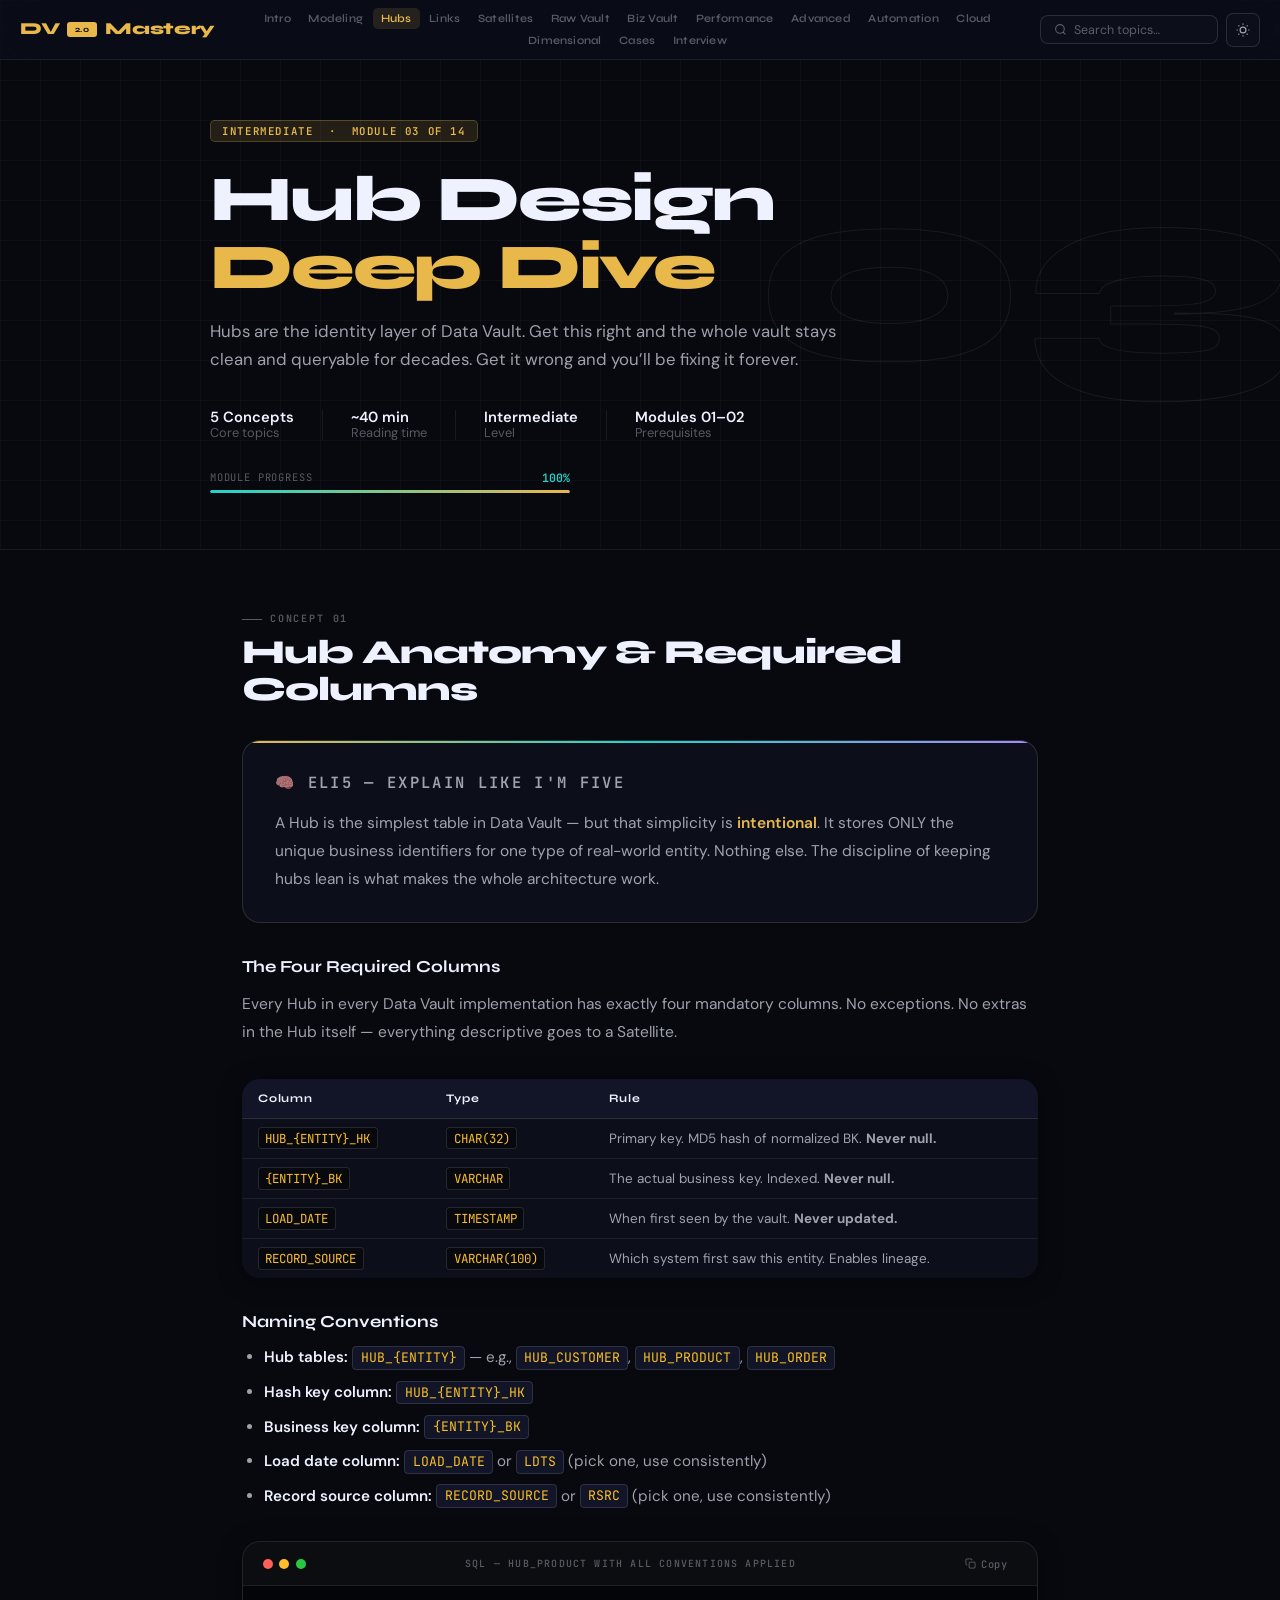
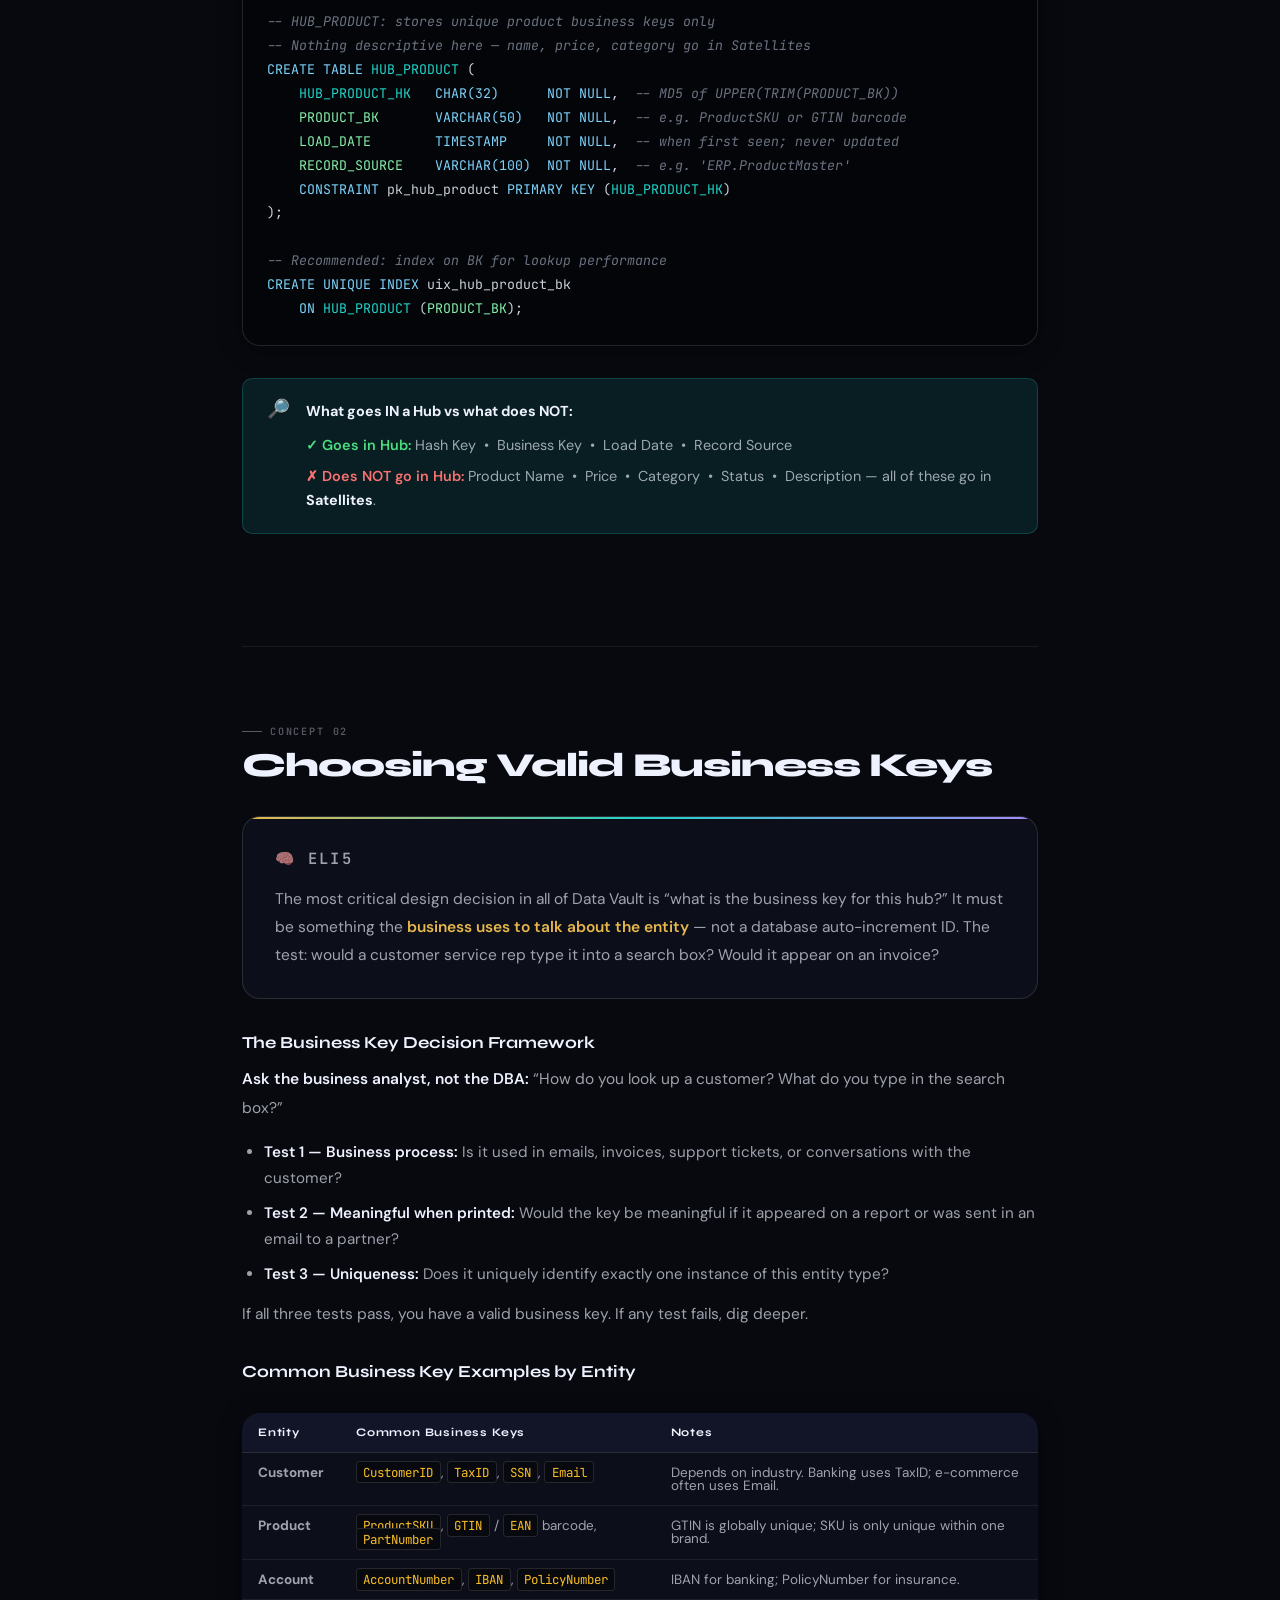
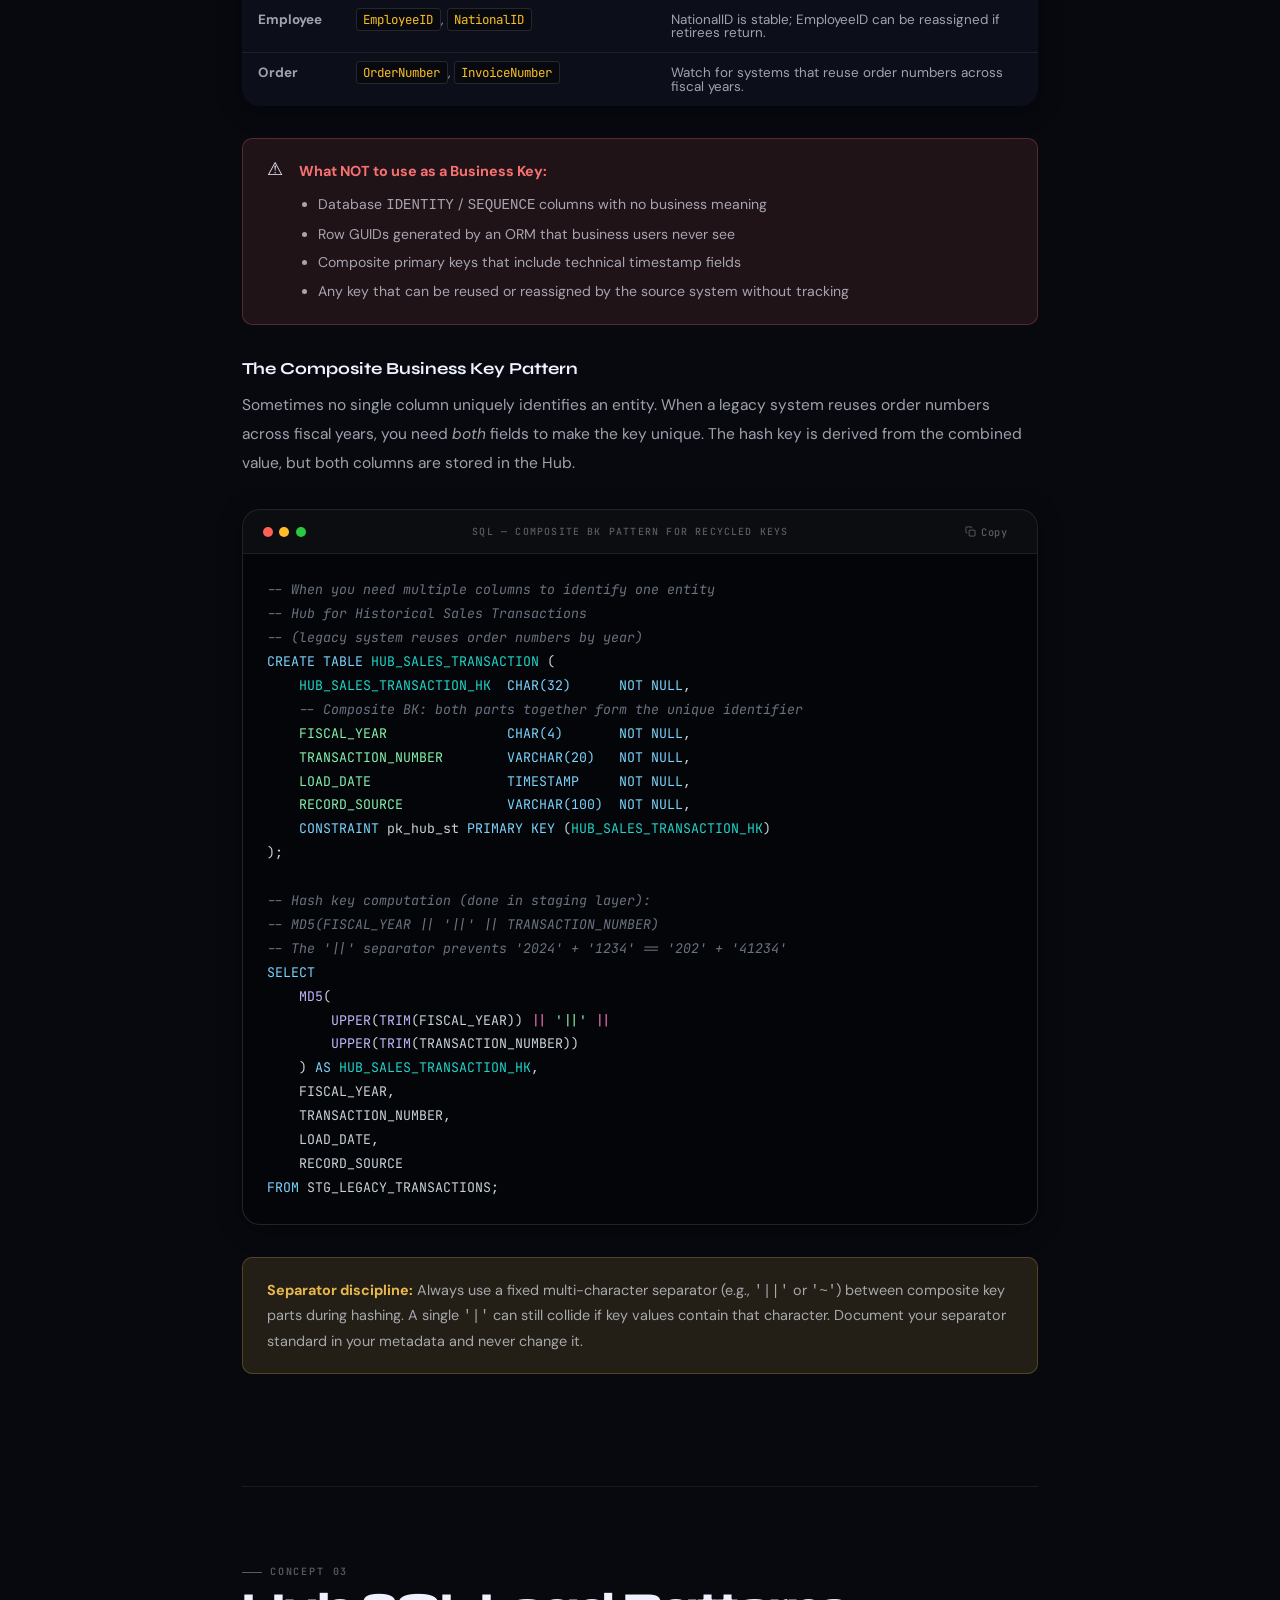
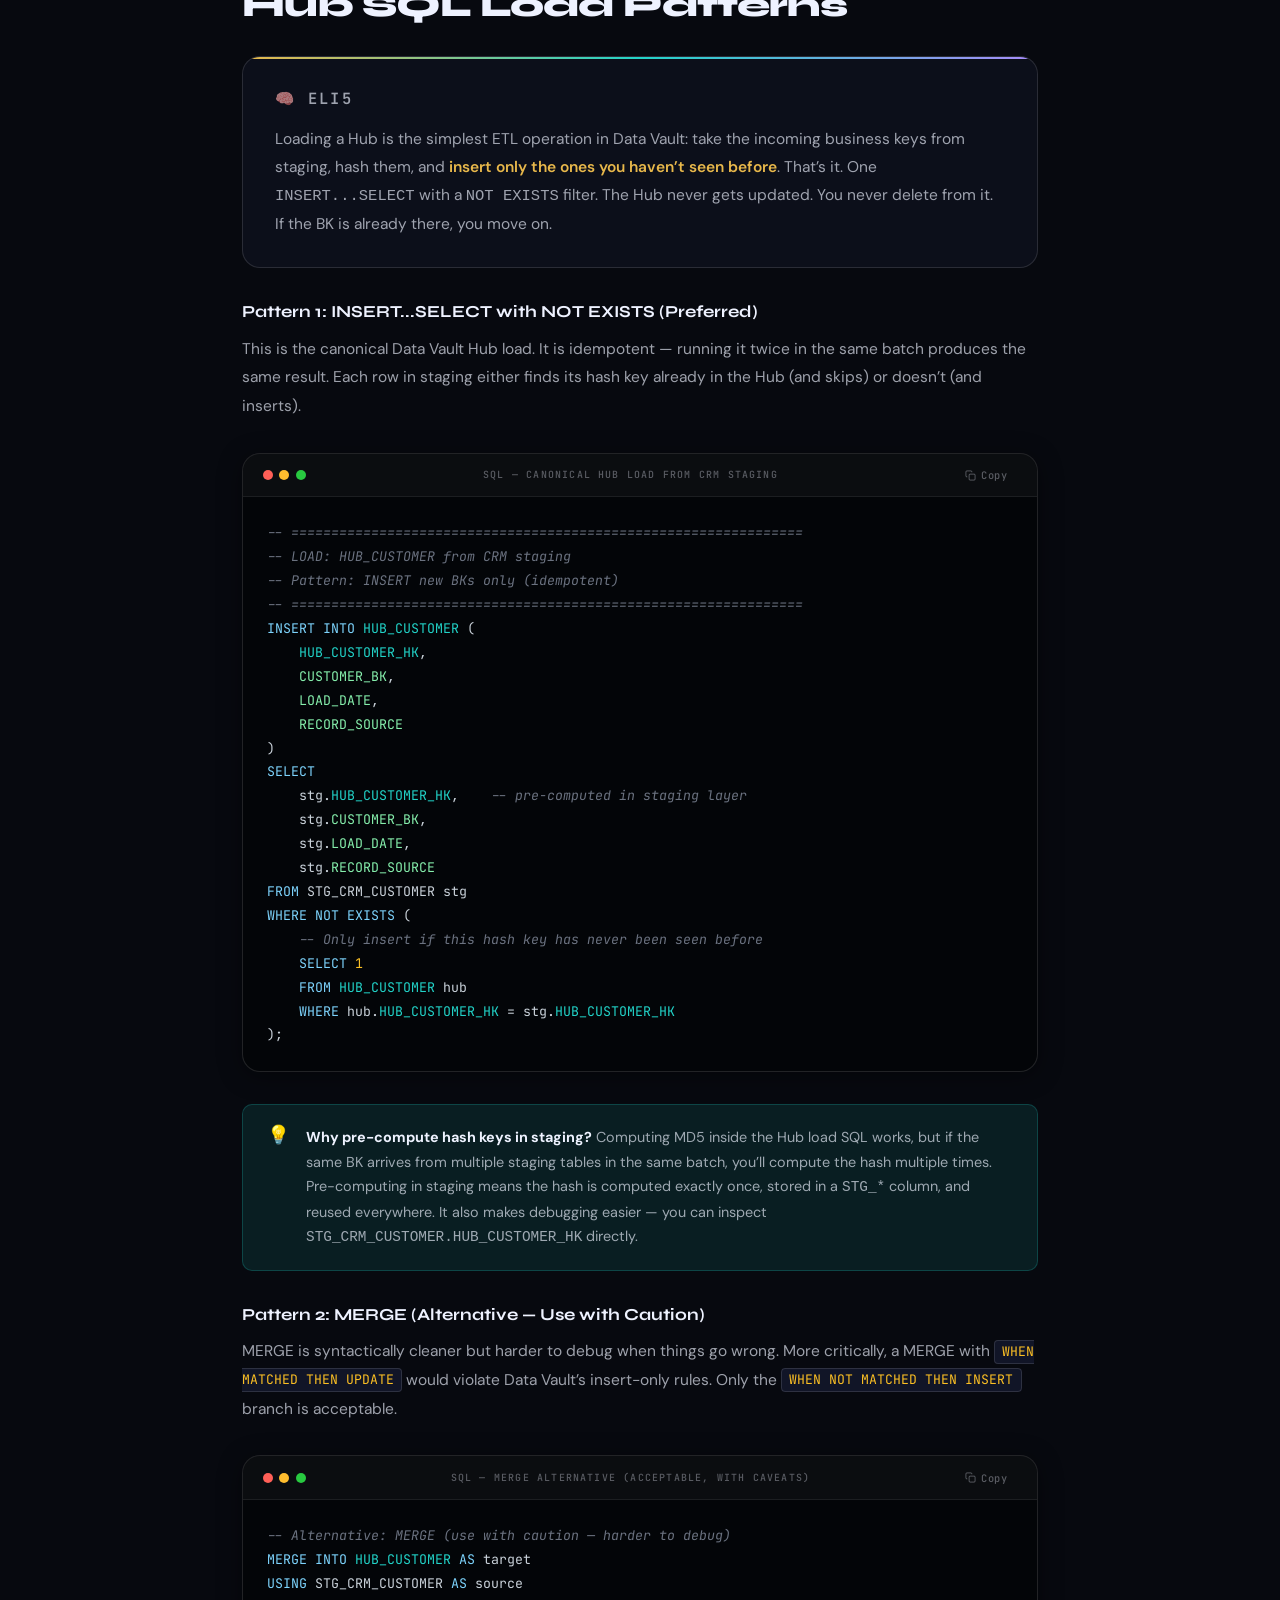
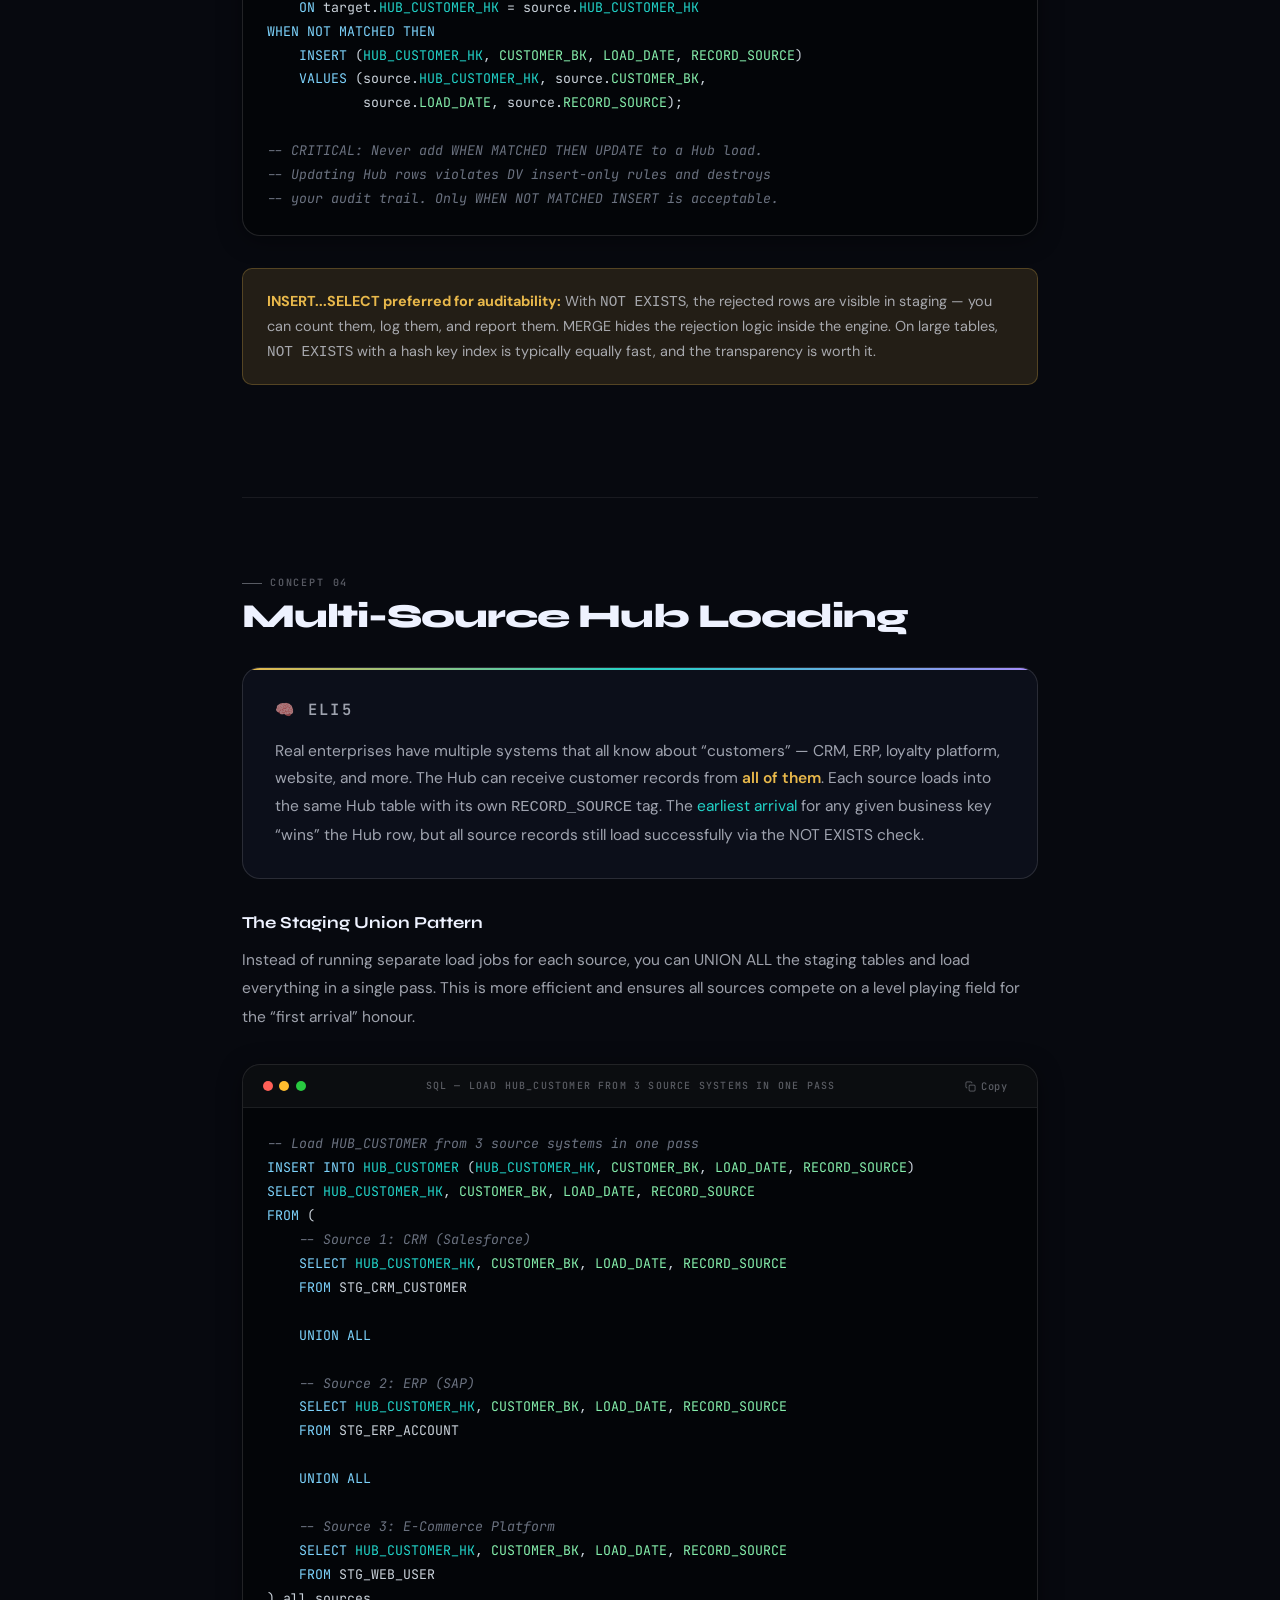
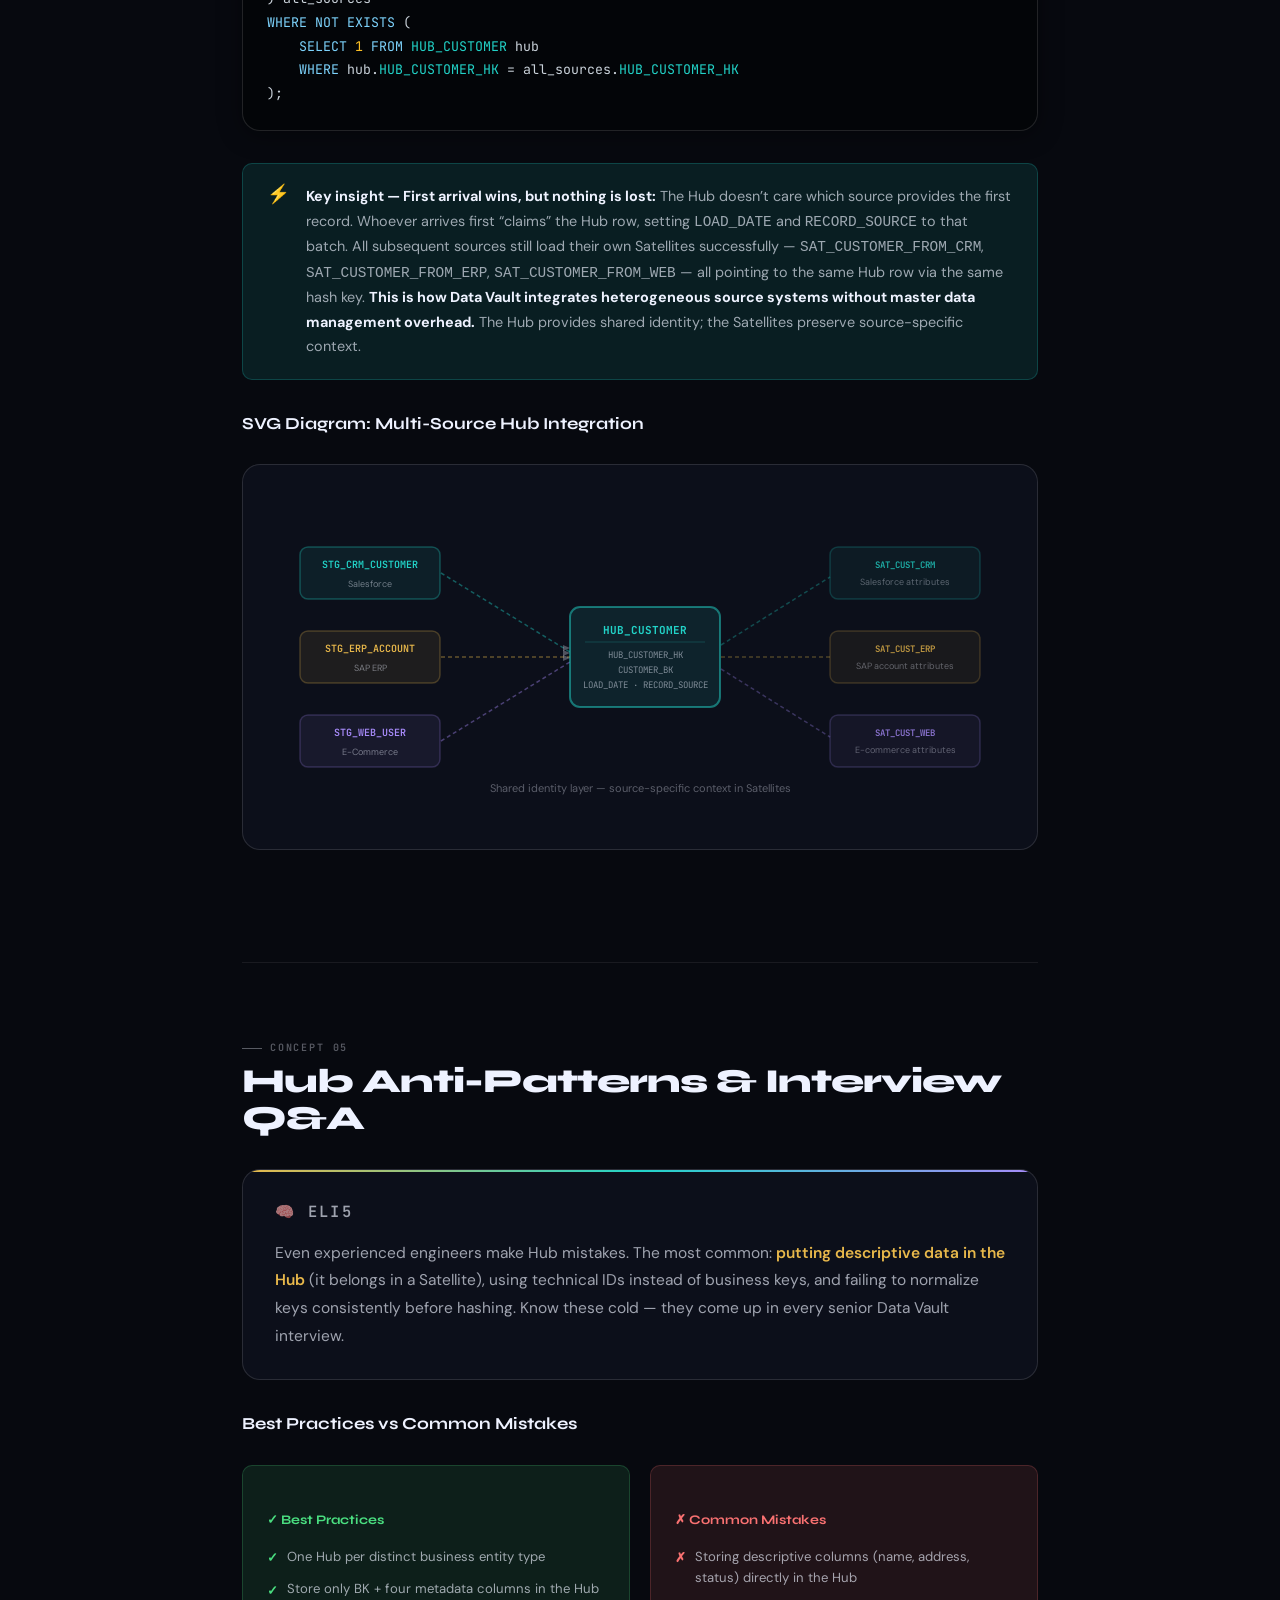
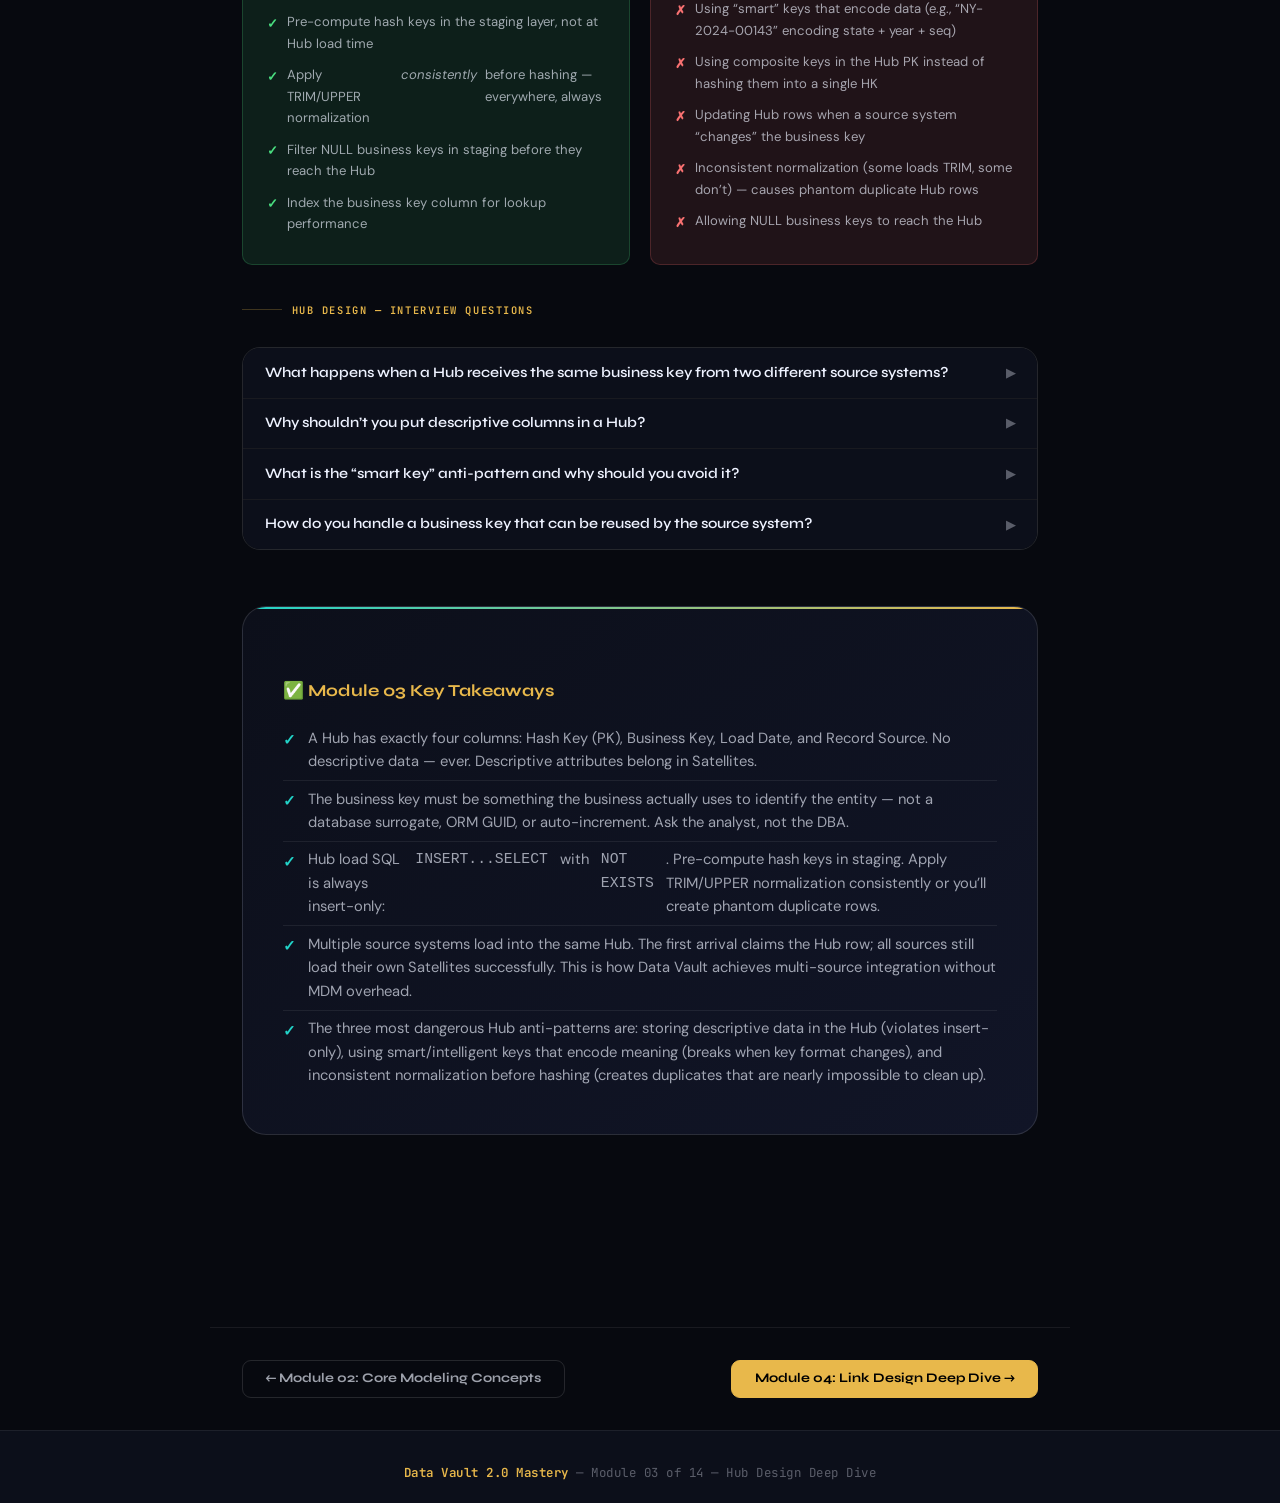
<file: modules/module03.html>
﻿<!DOCTYPE html>
<html lang="en" data-theme="dark">
<head>
<meta charset="UTF-8">
<meta name="viewport" content="width=device-width, initial-scale=1.0">
<meta name="description" content="Hub Design Deep Dive — master the anatomy, business key selection, SQL load patterns, multi-source loading, and anti-patterns for Data Vault 2.0 Hubs.">
<title>Module 03: Hub Design Deep Dive | DV2 Mastery</title>
<link rel="icon" type="image/svg+xml" href="../assets/favicon.svg">
<link rel="stylesheet" href="../assets/css/styles.css">
</head>
<body>

<!-- READING PROGRESS -->
<div class="reading-progress"><div class="reading-progress-bar"></div></div>

<!-- NAV -->
<nav class="nav">
  <a href="../index.html" class="nav-logo">DV<span class="nav-logo-badge">2.0</span>Mastery</a>
  <div class="nav-links">
    <a href="module01.html">Intro</a>
    <a href="module02.html">Modeling</a>
    <a href="module03.html" class="active">Hubs</a>
    <a href="module04.html">Links</a>
    <a href="module05.html">Satellites</a>
    <a href="module06.html">Raw Vault</a>
    <a href="module07.html">Biz Vault</a>
    <a href="module08.html">Performance</a>
    <a href="module09.html">Advanced</a>
    <a href="module10.html">Automation</a>
    <a href="module11.html">Cloud</a>
    <a href="module12.html">Dimensional</a>
    <a href="module13.html">Cases</a>
    <a href="module14.html">Interview</a>
  </div>
  <div class="nav-actions">
    <div class="nav-search">
      <svg width="13" height="13" viewBox="0 0 24 24" fill="none" stroke="currentColor" stroke-width="2"><circle cx="11" cy="11" r="8"/><line x1="21" y1="21" x2="16.65" y2="16.65"/></svg>
      <input type="text" placeholder="Search topics…" aria-label="Search topics">
    </div>
    <button class="btn-icon" id="theme-toggle" title="Toggle theme" aria-label="Toggle theme">
      <svg width="14" height="14" viewBox="0 0 24 24" fill="none" stroke="currentColor" stroke-width="2"><circle cx="12" cy="12" r="5"/><line x1="12" y1="1" x2="12" y2="3"/><line x1="12" y1="21" x2="12" y2="23"/><line x1="4.22" y1="4.22" x2="5.64" y2="5.64"/><line x1="18.36" y1="18.36" x2="19.78" y2="19.78"/><line x1="1" y1="12" x2="3" y2="12"/><line x1="21" y1="12" x2="23" y2="12"/><line x1="4.22" y1="19.78" x2="5.64" y2="18.36"/><line x1="18.36" y1="5.64" x2="19.78" y2="4.22"/></svg>
    </button>
  </div>
</nav>
<div id="search-dropdown" class="search-dropdown" role="listbox"></div>

<!-- MODULE HERO -->
<header class="mod-hero">
  <div class="mod-hero-grid"></div>
  <div class="mod-hero-ghost">03</div>
  <div class="mod-hero-inner">
    <span class="mod-tag" style="color:var(--gold);border-color:var(--gold-border);background:var(--gold-dim)">
      Intermediate &nbsp;&middot;&nbsp; Module 03 of 14
    </span>
    <h1>Hub Design<br><em style="color:var(--gold)">Deep Dive</em></h1>
    <p class="mod-hero-desc">
      Hubs are the identity layer of Data Vault. Get this right and the whole vault stays clean and queryable for decades. Get it wrong and you&rsquo;ll be fixing it forever.
    </p>
    <div class="mod-meta">
      <div class="mod-meta-item"><strong>5 Concepts</strong>Core topics</div>
      <div class="mod-meta-item"><strong>~40 min</strong>Reading time</div>
      <div class="mod-meta-item"><strong>Intermediate</strong>Level</div>
      <div class="mod-meta-item"><strong>Modules 01&ndash;02</strong>Prerequisites</div>
    </div>
    <div class="mod-progress">
      <div class="mod-progress-row">
        <span class="mod-progress-label">Module Progress</span>
        <span class="mod-progress-pct">0%</span>
      </div>
      <div class="mod-progress-track"><div class="mod-progress-fill" style="width:0%"></div></div>
    </div>
  </div>
</header>

<!-- CONTENT -->
<main class="content">

  <!-- ============================================================
       CONCEPT 1: HUB ANATOMY & REQUIRED COLUMNS
       ============================================================ -->
  <article class="concept" data-topic="hub-anatomy" id="hub-anatomy">
    <p class="concept-num">Concept 01</p>
    <h2>Hub Anatomy &amp; Required Columns</h2>

    <div class="eli5">
      <p class="eli5-label">&#129504; ELI5 &mdash; Explain Like I'm Five</p>
      <p>
        A Hub is the simplest table in Data Vault &mdash; but that simplicity is <strong>intentional</strong>. It stores ONLY the unique business identifiers for one type of real-world entity. Nothing else. The discipline of keeping hubs lean is what makes the whole architecture work.
      </p>
    </div>

    <div class="detail">
      <h3>The Four Required Columns</h3>
      <p>Every Hub in every Data Vault implementation has exactly four mandatory columns. No exceptions. No extras in the Hub itself &mdash; everything descriptive goes to a Satellite.</p>
    </div>

    <table class="data-table">
      <thead>
        <tr>
          <th>Column</th>
          <th>Type</th>
          <th>Rule</th>
        </tr>
      </thead>
      <tbody>
        <tr>
          <td><code>HUB_{ENTITY}_HK</code></td>
          <td><code>CHAR(32)</code></td>
          <td>Primary key. MD5 hash of normalized BK. <strong>Never null.</strong></td>
        </tr>
        <tr>
          <td><code>{ENTITY}_BK</code></td>
          <td><code>VARCHAR</code></td>
          <td>The actual business key. Indexed. <strong>Never null.</strong></td>
        </tr>
        <tr>
          <td><code>LOAD_DATE</code></td>
          <td><code>TIMESTAMP</code></td>
          <td>When first seen by the vault. <strong>Never updated.</strong></td>
        </tr>
        <tr>
          <td><code>RECORD_SOURCE</code></td>
          <td><code>VARCHAR(100)</code></td>
          <td>Which system first saw this entity. Enables lineage.</td>
        </tr>
      </tbody>
    </table>

    <div class="detail">
      <h3>Naming Conventions</h3>
      <ul>
        <li><strong>Hub tables:</strong> <code>HUB_{ENTITY}</code> &mdash; e.g., <code>HUB_CUSTOMER</code>, <code>HUB_PRODUCT</code>, <code>HUB_ORDER</code></li>
        <li><strong>Hash key column:</strong> <code>HUB_{ENTITY}_HK</code></li>
        <li><strong>Business key column:</strong> <code>{ENTITY}_BK</code></li>
        <li><strong>Load date column:</strong> <code>LOAD_DATE</code> or <code>LDTS</code> (pick one, use consistently)</li>
        <li><strong>Record source column:</strong> <code>RECORD_SOURCE</code> or <code>RSRC</code> (pick one, use consistently)</li>
      </ul>
    </div>

    <div class="code-block">
      <div class="code-header">
        <div class="code-dots"><span class="code-dot"></span><span class="code-dot"></span><span class="code-dot"></span></div>
        <span class="code-label">SQL &mdash; HUB_PRODUCT with all conventions applied</span>
        <button class="copy-btn" aria-label="Copy code">
          <svg width="11" height="11" viewBox="0 0 24 24" fill="none" stroke="currentColor" stroke-width="2"><rect x="9" y="9" width="13" height="13" rx="2"/><path d="M5 15H4a2 2 0 0 1-2-2V4a2 2 0 0 1 2-2h9a2 2 0 0 1 2 2v1"/></svg>
          Copy
        </button>
      </div>
      <pre><span class="cm">-- HUB_PRODUCT: stores unique product business keys only</span>
<span class="cm">-- Nothing descriptive here — name, price, category go in Satellites</span>
<span class="kw">CREATE TABLE</span> <span class="hub">HUB_PRODUCT</span> (
    <span class="hub">HUB_PRODUCT_HK</span>   <span class="typ">CHAR(32)</span>      <span class="kw">NOT NULL</span>,  <span class="cm">-- MD5 of UPPER(TRIM(PRODUCT_BK))</span>
    <span class="str">PRODUCT_BK</span>       <span class="typ">VARCHAR(50)</span>   <span class="kw">NOT NULL</span>,  <span class="cm">-- e.g. ProductSKU or GTIN barcode</span>
    <span class="str">LOAD_DATE</span>        <span class="typ">TIMESTAMP</span>     <span class="kw">NOT NULL</span>,  <span class="cm">-- when first seen; never updated</span>
    <span class="str">RECORD_SOURCE</span>    <span class="typ">VARCHAR(100)</span>  <span class="kw">NOT NULL</span>,  <span class="cm">-- e.g. 'ERP.ProductMaster'</span>
    <span class="kw">CONSTRAINT</span> pk_hub_product <span class="kw">PRIMARY KEY</span> (<span class="hub">HUB_PRODUCT_HK</span>)
);

<span class="cm">-- Recommended: index on BK for lookup performance</span>
<span class="kw">CREATE UNIQUE INDEX</span> uix_hub_product_bk
    <span class="kw">ON</span> <span class="hub">HUB_PRODUCT</span> (<span class="str">PRODUCT_BK</span>);</pre>
    </div>

    <div class="callout">
      <span class="callout-icon">&#128270;</span>
      <div>
        <p><strong>What goes IN a Hub vs what does NOT:</strong></p>
        <p style="margin-top:0.6rem">
          <span style="color:var(--green);font-weight:600">&#10003; Goes in Hub:</span> Hash Key &nbsp;&bull;&nbsp; Business Key &nbsp;&bull;&nbsp; Load Date &nbsp;&bull;&nbsp; Record Source
        </p>
        <p style="margin-top:0.4rem">
          <span style="color:var(--coral);font-weight:600">&#10007; Does NOT go in Hub:</span> Product Name &nbsp;&bull;&nbsp; Price &nbsp;&bull;&nbsp; Category &nbsp;&bull;&nbsp; Status &nbsp;&bull;&nbsp; Description &mdash; all of these go in <strong>Satellites</strong>.
        </p>
      </div>
    </div>

  </article>

  <!-- ============================================================
       CONCEPT 2: CHOOSING VALID BUSINESS KEYS
       ============================================================ -->
  <article class="concept" data-topic="choosing-bk" id="choosing-bk">
    <p class="concept-num">Concept 02</p>
    <h2>Choosing Valid Business Keys</h2>

    <div class="eli5">
      <p class="eli5-label">&#129504; ELI5</p>
      <p>
        The most critical design decision in all of Data Vault is &ldquo;what is the business key for this hub?&rdquo; It must be something the <strong>business uses to talk about the entity</strong> &mdash; not a database auto-increment ID. The test: would a customer service rep type it into a search box? Would it appear on an invoice?
      </p>
    </div>

    <div class="detail">
      <h3>The Business Key Decision Framework</h3>
      <p><strong>Ask the business analyst, not the DBA:</strong> &ldquo;How do you look up a customer? What do you type in the search box?&rdquo;</p>
      <ul>
        <li><strong>Test 1 &mdash; Business process:</strong> Is it used in emails, invoices, support tickets, or conversations with the customer?</li>
        <li><strong>Test 2 &mdash; Meaningful when printed:</strong> Would the key be meaningful if it appeared on a report or was sent in an email to a partner?</li>
        <li><strong>Test 3 &mdash; Uniqueness:</strong> Does it uniquely identify exactly one instance of this entity type?</li>
      </ul>
      <p>If all three tests pass, you have a valid business key. If any test fails, dig deeper.</p>
    </div>

    <div class="detail">
      <h3>Common Business Key Examples by Entity</h3>
    </div>

    <table class="data-table">
      <thead>
        <tr>
          <th>Entity</th>
          <th>Common Business Keys</th>
          <th>Notes</th>
        </tr>
      </thead>
      <tbody>
        <tr>
          <td><strong>Customer</strong></td>
          <td><code>CustomerID</code>, <code>TaxID</code>, <code>SSN</code>, <code>Email</code></td>
          <td>Depends on industry. Banking uses TaxID; e-commerce often uses Email.</td>
        </tr>
        <tr>
          <td><strong>Product</strong></td>
          <td><code>ProductSKU</code>, <code>GTIN</code> / <code>EAN</code> barcode, <code>PartNumber</code></td>
          <td>GTIN is globally unique; SKU is only unique within one brand.</td>
        </tr>
        <tr>
          <td><strong>Account</strong></td>
          <td><code>AccountNumber</code>, <code>IBAN</code>, <code>PolicyNumber</code></td>
          <td>IBAN for banking; PolicyNumber for insurance.</td>
        </tr>
        <tr>
          <td><strong>Employee</strong></td>
          <td><code>EmployeeID</code>, <code>NationalID</code></td>
          <td>NationalID is stable; EmployeeID can be reassigned if retirees return.</td>
        </tr>
        <tr>
          <td><strong>Order</strong></td>
          <td><code>OrderNumber</code>, <code>InvoiceNumber</code></td>
          <td>Watch for systems that reuse order numbers across fiscal years.</td>
        </tr>
      </tbody>
    </table>

    <div class="warn">
      <span class="warn-icon">&#9888;</span>
      <div>
        <p><strong>What NOT to use as a Business Key:</strong></p>
        <ul style="margin-top:0.6rem;padding-left:1.2rem">
          <li style="font-size:0.88rem;line-height:1.7;color:var(--ink-2);margin-bottom:0.3rem">Database <code>IDENTITY</code> / <code>SEQUENCE</code> columns with no business meaning</li>
          <li style="font-size:0.88rem;line-height:1.7;color:var(--ink-2);margin-bottom:0.3rem">Row GUIDs generated by an ORM that business users never see</li>
          <li style="font-size:0.88rem;line-height:1.7;color:var(--ink-2);margin-bottom:0.3rem">Composite primary keys that include technical timestamp fields</li>
          <li style="font-size:0.88rem;line-height:1.7;color:var(--ink-2)">Any key that can be reused or reassigned by the source system without tracking</li>
        </ul>
      </div>
    </div>

    <div class="detail">
      <h3>The Composite Business Key Pattern</h3>
      <p>Sometimes no single column uniquely identifies an entity. When a legacy system reuses order numbers across fiscal years, you need <em>both</em> fields to make the key unique. The hash key is derived from the combined value, but both columns are stored in the Hub.</p>
    </div>

    <div class="code-block">
      <div class="code-header">
        <div class="code-dots"><span class="code-dot"></span><span class="code-dot"></span><span class="code-dot"></span></div>
        <span class="code-label">SQL &mdash; Composite BK pattern for recycled keys</span>
        <button class="copy-btn" aria-label="Copy code">
          <svg width="11" height="11" viewBox="0 0 24 24" fill="none" stroke="currentColor" stroke-width="2"><rect x="9" y="9" width="13" height="13" rx="2"/><path d="M5 15H4a2 2 0 0 1-2-2V4a2 2 0 0 1 2-2h9a2 2 0 0 1 2 2v1"/></svg>
          Copy
        </button>
      </div>
      <pre><span class="cm">-- When you need multiple columns to identify one entity</span>
<span class="cm">-- Hub for Historical Sales Transactions</span>
<span class="cm">-- (legacy system reuses order numbers by year)</span>
<span class="kw">CREATE TABLE</span> <span class="hub">HUB_SALES_TRANSACTION</span> (
    <span class="hub">HUB_SALES_TRANSACTION_HK</span>  <span class="typ">CHAR(32)</span>      <span class="kw">NOT NULL</span>,
    <span class="cm">-- Composite BK: both parts together form the unique identifier</span>
    <span class="str">FISCAL_YEAR</span>               <span class="typ">CHAR(4)</span>       <span class="kw">NOT NULL</span>,
    <span class="str">TRANSACTION_NUMBER</span>        <span class="typ">VARCHAR(20)</span>   <span class="kw">NOT NULL</span>,
    <span class="str">LOAD_DATE</span>                 <span class="typ">TIMESTAMP</span>     <span class="kw">NOT NULL</span>,
    <span class="str">RECORD_SOURCE</span>             <span class="typ">VARCHAR(100)</span>  <span class="kw">NOT NULL</span>,
    <span class="kw">CONSTRAINT</span> pk_hub_st <span class="kw">PRIMARY KEY</span> (<span class="hub">HUB_SALES_TRANSACTION_HK</span>)
);

<span class="cm">-- Hash key computation (done in staging layer):</span>
<span class="cm">-- MD5(FISCAL_YEAR || '||' || TRANSACTION_NUMBER)</span>
<span class="cm">-- The '||' separator prevents '2024' + '1234' == '202' + '41234'</span>
<span class="kw">SELECT</span>
    <span class="fn">MD5</span>(
        <span class="fn">UPPER</span>(<span class="fn">TRIM</span>(FISCAL_YEAR)) <span class="op">||</span> <span class="str">'||'</span> <span class="op">||</span>
        <span class="fn">UPPER</span>(<span class="fn">TRIM</span>(TRANSACTION_NUMBER))
    ) <span class="kw">AS</span> <span class="hub">HUB_SALES_TRANSACTION_HK</span>,
    FISCAL_YEAR,
    TRANSACTION_NUMBER,
    LOAD_DATE,
    RECORD_SOURCE
<span class="kw">FROM</span> STG_LEGACY_TRANSACTIONS;</pre>
    </div>

    <div class="tip">
      <p><strong>Separator discipline:</strong> Always use a fixed multi-character separator (e.g., <code>'||'</code> or <code>'~'</code>) between composite key parts during hashing. A single <code>'|'</code> can still collide if key values contain that character. Document your separator standard in your metadata and never change it.</p>
    </div>

  </article>

  <!-- ============================================================
       CONCEPT 3: HUB SQL LOAD PATTERNS
       ============================================================ -->
  <article class="concept" data-topic="hub-sql" id="hub-sql">
    <p class="concept-num">Concept 03</p>
    <h2>Hub SQL Load Patterns</h2>

    <div class="eli5">
      <p class="eli5-label">&#129504; ELI5</p>
      <p>
        Loading a Hub is the simplest ETL operation in Data Vault: take the incoming business keys from staging, hash them, and <strong>insert only the ones you haven&rsquo;t seen before</strong>. That&rsquo;s it. One <code>INSERT...SELECT</code> with a <code>NOT EXISTS</code> filter. The Hub never gets updated. You never delete from it. If the BK is already there, you move on.
      </p>
    </div>

    <div class="detail">
      <h3>Pattern 1: INSERT...SELECT with NOT EXISTS (Preferred)</h3>
      <p>This is the canonical Data Vault Hub load. It is idempotent &mdash; running it twice in the same batch produces the same result. Each row in staging either finds its hash key already in the Hub (and skips) or doesn&rsquo;t (and inserts).</p>
    </div>

    <div class="code-block">
      <div class="code-header">
        <div class="code-dots"><span class="code-dot"></span><span class="code-dot"></span><span class="code-dot"></span></div>
        <span class="code-label">SQL &mdash; Canonical Hub load from CRM staging</span>
        <button class="copy-btn" aria-label="Copy code">
          <svg width="11" height="11" viewBox="0 0 24 24" fill="none" stroke="currentColor" stroke-width="2"><rect x="9" y="9" width="13" height="13" rx="2"/><path d="M5 15H4a2 2 0 0 1-2-2V4a2 2 0 0 1 2-2h9a2 2 0 0 1 2 2v1"/></svg>
          Copy
        </button>
      </div>
      <pre><span class="cm">-- ================================================================</span>
<span class="cm">-- LOAD: HUB_CUSTOMER from CRM staging</span>
<span class="cm">-- Pattern: INSERT new BKs only (idempotent)</span>
<span class="cm">-- ================================================================</span>
<span class="kw">INSERT INTO</span> <span class="hub">HUB_CUSTOMER</span> (
    <span class="hub">HUB_CUSTOMER_HK</span>,
    <span class="str">CUSTOMER_BK</span>,
    <span class="str">LOAD_DATE</span>,
    <span class="str">RECORD_SOURCE</span>
)
<span class="kw">SELECT</span>
    stg.<span class="hub">HUB_CUSTOMER_HK</span>,    <span class="cm">-- pre-computed in staging layer</span>
    stg.<span class="str">CUSTOMER_BK</span>,
    stg.<span class="str">LOAD_DATE</span>,
    stg.<span class="str">RECORD_SOURCE</span>
<span class="kw">FROM</span> STG_CRM_CUSTOMER stg
<span class="kw">WHERE NOT EXISTS</span> (
    <span class="cm">-- Only insert if this hash key has never been seen before</span>
    <span class="kw">SELECT</span> <span class="num">1</span>
    <span class="kw">FROM</span> <span class="hub">HUB_CUSTOMER</span> hub
    <span class="kw">WHERE</span> hub.<span class="hub">HUB_CUSTOMER_HK</span> = stg.<span class="hub">HUB_CUSTOMER_HK</span>
);</pre>
    </div>

    <div class="callout">
      <span class="callout-icon">&#128161;</span>
      <p><strong>Why pre-compute hash keys in staging?</strong> Computing MD5 inside the Hub load SQL works, but if the same BK arrives from multiple staging tables in the same batch, you&rsquo;ll compute the hash multiple times. Pre-computing in staging means the hash is computed exactly once, stored in a <code>STG_*</code> column, and reused everywhere. It also makes debugging easier &mdash; you can inspect <code>STG_CRM_CUSTOMER.HUB_CUSTOMER_HK</code> directly.</p>
    </div>

    <div class="detail">
      <h3>Pattern 2: MERGE (Alternative &mdash; Use with Caution)</h3>
      <p>MERGE is syntactically cleaner but harder to debug when things go wrong. More critically, a MERGE with <code>WHEN MATCHED THEN UPDATE</code> would violate Data Vault&rsquo;s insert-only rules. Only the <code>WHEN NOT MATCHED THEN INSERT</code> branch is acceptable.</p>
    </div>

    <div class="code-block">
      <div class="code-header">
        <div class="code-dots"><span class="code-dot"></span><span class="code-dot"></span><span class="code-dot"></span></div>
        <span class="code-label">SQL &mdash; MERGE alternative (acceptable, with caveats)</span>
        <button class="copy-btn" aria-label="Copy code">
          <svg width="11" height="11" viewBox="0 0 24 24" fill="none" stroke="currentColor" stroke-width="2"><rect x="9" y="9" width="13" height="13" rx="2"/><path d="M5 15H4a2 2 0 0 1-2-2V4a2 2 0 0 1 2-2h9a2 2 0 0 1 2 2v1"/></svg>
          Copy
        </button>
      </div>
      <pre><span class="cm">-- Alternative: MERGE (use with caution — harder to debug)</span>
<span class="kw">MERGE INTO</span> <span class="hub">HUB_CUSTOMER</span> <span class="kw">AS</span> target
<span class="kw">USING</span> STG_CRM_CUSTOMER <span class="kw">AS</span> source
    <span class="kw">ON</span> target.<span class="hub">HUB_CUSTOMER_HK</span> = source.<span class="hub">HUB_CUSTOMER_HK</span>
<span class="kw">WHEN NOT MATCHED THEN</span>
    <span class="kw">INSERT</span> (<span class="hub">HUB_CUSTOMER_HK</span>, <span class="str">CUSTOMER_BK</span>, <span class="str">LOAD_DATE</span>, <span class="str">RECORD_SOURCE</span>)
    <span class="kw">VALUES</span> (source.<span class="hub">HUB_CUSTOMER_HK</span>, source.<span class="str">CUSTOMER_BK</span>,
            source.<span class="str">LOAD_DATE</span>, source.<span class="str">RECORD_SOURCE</span>);

<span class="cm">-- CRITICAL: Never add WHEN MATCHED THEN UPDATE to a Hub load.</span>
<span class="cm">-- Updating Hub rows violates DV insert-only rules and destroys</span>
<span class="cm">-- your audit trail. Only WHEN NOT MATCHED INSERT is acceptable.</span></pre>
    </div>

    <div class="tip">
      <p><strong>INSERT...SELECT preferred for auditability:</strong> With <code>NOT EXISTS</code>, the rejected rows are visible in staging &mdash; you can count them, log them, and report them. MERGE hides the rejection logic inside the engine. On large tables, <code>NOT EXISTS</code> with a hash key index is typically equally fast, and the transparency is worth it.</p>
    </div>

  </article>

  <!-- ============================================================
       CONCEPT 4: MULTI-SOURCE HUB LOADING
       ============================================================ -->
  <article class="concept" data-topic="multi-source" id="multi-source">
    <p class="concept-num">Concept 04</p>
    <h2>Multi-Source Hub Loading</h2>

    <div class="eli5">
      <p class="eli5-label">&#129504; ELI5</p>
      <p>
        Real enterprises have multiple systems that all know about &ldquo;customers&rdquo; &mdash; CRM, ERP, loyalty platform, website, and more. The Hub can receive customer records from <strong>all of them</strong>. Each source loads into the same Hub table with its own <code>RECORD_SOURCE</code> tag. The <em>earliest arrival</em> for any given business key &ldquo;wins&rdquo; the Hub row, but all source records still load successfully via the NOT EXISTS check.
      </p>
    </div>

    <div class="detail">
      <h3>The Staging Union Pattern</h3>
      <p>Instead of running separate load jobs for each source, you can UNION ALL the staging tables and load everything in a single pass. This is more efficient and ensures all sources compete on a level playing field for the &ldquo;first arrival&rdquo; honour.</p>
    </div>

    <div class="code-block">
      <div class="code-header">
        <div class="code-dots"><span class="code-dot"></span><span class="code-dot"></span><span class="code-dot"></span></div>
        <span class="code-label">SQL &mdash; Load HUB_CUSTOMER from 3 source systems in one pass</span>
        <button class="copy-btn" aria-label="Copy code">
          <svg width="11" height="11" viewBox="0 0 24 24" fill="none" stroke="currentColor" stroke-width="2"><rect x="9" y="9" width="13" height="13" rx="2"/><path d="M5 15H4a2 2 0 0 1-2-2V4a2 2 0 0 1 2-2h9a2 2 0 0 1 2 2v1"/></svg>
          Copy
        </button>
      </div>
      <pre><span class="cm">-- Load HUB_CUSTOMER from 3 source systems in one pass</span>
<span class="kw">INSERT INTO</span> <span class="hub">HUB_CUSTOMER</span> (<span class="hub">HUB_CUSTOMER_HK</span>, <span class="str">CUSTOMER_BK</span>, <span class="str">LOAD_DATE</span>, <span class="str">RECORD_SOURCE</span>)
<span class="kw">SELECT</span> <span class="hub">HUB_CUSTOMER_HK</span>, <span class="str">CUSTOMER_BK</span>, <span class="str">LOAD_DATE</span>, <span class="str">RECORD_SOURCE</span>
<span class="kw">FROM</span> (
    <span class="cm">-- Source 1: CRM (Salesforce)</span>
    <span class="kw">SELECT</span> <span class="hub">HUB_CUSTOMER_HK</span>, <span class="str">CUSTOMER_BK</span>, <span class="str">LOAD_DATE</span>, <span class="str">RECORD_SOURCE</span>
    <span class="kw">FROM</span> STG_CRM_CUSTOMER

    <span class="kw">UNION ALL</span>

    <span class="cm">-- Source 2: ERP (SAP)</span>
    <span class="kw">SELECT</span> <span class="hub">HUB_CUSTOMER_HK</span>, <span class="str">CUSTOMER_BK</span>, <span class="str">LOAD_DATE</span>, <span class="str">RECORD_SOURCE</span>
    <span class="kw">FROM</span> STG_ERP_ACCOUNT

    <span class="kw">UNION ALL</span>

    <span class="cm">-- Source 3: E-Commerce Platform</span>
    <span class="kw">SELECT</span> <span class="hub">HUB_CUSTOMER_HK</span>, <span class="str">CUSTOMER_BK</span>, <span class="str">LOAD_DATE</span>, <span class="str">RECORD_SOURCE</span>
    <span class="kw">FROM</span> STG_WEB_USER
) all_sources
<span class="kw">WHERE NOT EXISTS</span> (
    <span class="kw">SELECT</span> <span class="num">1</span> <span class="kw">FROM</span> <span class="hub">HUB_CUSTOMER</span> hub
    <span class="kw">WHERE</span> hub.<span class="hub">HUB_CUSTOMER_HK</span> = all_sources.<span class="hub">HUB_CUSTOMER_HK</span>
);</pre>
    </div>

    <div class="callout">
      <span class="callout-icon">&#9889;</span>
      <p><strong>Key insight &mdash; First arrival wins, but nothing is lost:</strong> The Hub doesn&rsquo;t care which source provides the first record. Whoever arrives first &ldquo;claims&rdquo; the Hub row, setting <code>LOAD_DATE</code> and <code>RECORD_SOURCE</code> to that batch. All subsequent sources still load their own Satellites successfully &mdash; <code>SAT_CUSTOMER_FROM_CRM</code>, <code>SAT_CUSTOMER_FROM_ERP</code>, <code>SAT_CUSTOMER_FROM_WEB</code> &mdash; all pointing to the same Hub row via the same hash key. <strong>This is how Data Vault integrates heterogeneous source systems without master data management overhead.</strong> The Hub provides shared identity; the Satellites preserve source-specific context.</p>
    </div>

    <div class="detail">
      <h3>SVG Diagram: Multi-Source Hub Integration</h3>
    </div>

    <div class="diagram">
      <svg viewBox="0 0 720 320" fill="none" xmlns="http://www.w3.org/2000/svg" role="img" aria-label="Three source systems feeding into a single HUB_CUSTOMER table">
        <!-- Source boxes -->
        <rect x="20" y="50" width="140" height="52" rx="8" fill="rgba(34,211,200,0.08)" stroke="rgba(34,211,200,0.3)" stroke-width="1.5"/>
        <text x="90" y="71" text-anchor="middle" font-family="JetBrains Mono, monospace" font-size="10" fill="#22d3c8" font-weight="600">STG_CRM_CUSTOMER</text>
        <text x="90" y="90" text-anchor="middle" font-family="DM Sans, sans-serif" font-size="9" fill="rgba(238,242,255,0.45)">Salesforce</text>

        <rect x="20" y="134" width="140" height="52" rx="8" fill="rgba(232,184,75,0.08)" stroke="rgba(232,184,75,0.25)" stroke-width="1.5"/>
        <text x="90" y="155" text-anchor="middle" font-family="JetBrains Mono, monospace" font-size="10" fill="#e8b84b" font-weight="600">STG_ERP_ACCOUNT</text>
        <text x="90" y="174" text-anchor="middle" font-family="DM Sans, sans-serif" font-size="9" fill="rgba(238,242,255,0.45)">SAP ERP</text>

        <rect x="20" y="218" width="140" height="52" rx="8" fill="rgba(167,139,250,0.08)" stroke="rgba(167,139,250,0.22)" stroke-width="1.5"/>
        <text x="90" y="239" text-anchor="middle" font-family="JetBrains Mono, monospace" font-size="10" fill="#a78bfa" font-weight="600">STG_WEB_USER</text>
        <text x="90" y="258" text-anchor="middle" font-family="DM Sans, sans-serif" font-size="9" fill="rgba(238,242,255,0.45)">E-Commerce</text>

        <!-- Arrows to hub -->
        <line x1="161" y1="76" x2="290" y2="155" stroke="rgba(34,211,200,0.4)" stroke-width="1.5" stroke-dasharray="4 3"/>
        <line x1="161" y1="160" x2="290" y2="160" stroke="rgba(232,184,75,0.4)" stroke-width="1.5" stroke-dasharray="4 3"/>
        <line x1="161" y1="244" x2="290" y2="165" stroke="rgba(167,139,250,0.4)" stroke-width="1.5" stroke-dasharray="4 3"/>
        <polygon points="290,151 283,148 283,154" fill="rgba(238,242,255,0.3)"/>
        <polygon points="290,156 283,153 283,159" fill="rgba(238,242,255,0.3)"/>
        <polygon points="290,161 283,158 283,164" fill="rgba(238,242,255,0.3)"/>

        <!-- Hub box -->
        <rect x="290" y="110" width="150" height="100" rx="10" fill="rgba(34,211,200,0.1)" stroke="rgba(34,211,200,0.5)" stroke-width="2"/>
        <text x="365" y="137" text-anchor="middle" font-family="JetBrains Mono, monospace" font-size="11" fill="#22d3c8" font-weight="700">HUB_CUSTOMER</text>
        <line x1="305" y1="145" x2="425" y2="145" stroke="rgba(34,211,200,0.2)" stroke-width="1"/>
        <text x="365" y="161" text-anchor="middle" font-family="JetBrains Mono, monospace" font-size="9" fill="rgba(238,242,255,0.5)">HUB_CUSTOMER_HK</text>
        <text x="365" y="176" text-anchor="middle" font-family="JetBrains Mono, monospace" font-size="9" fill="rgba(238,242,255,0.5)">CUSTOMER_BK</text>
        <text x="365" y="191" text-anchor="middle" font-family="JetBrains Mono, monospace" font-size="9" fill="rgba(238,242,255,0.5)">LOAD_DATE · RECORD_SOURCE</text>

        <!-- Arrows to Satellites -->
        <line x1="441" y1="148" x2="550" y2="80" stroke="rgba(34,211,200,0.3)" stroke-width="1.5" stroke-dasharray="4 3"/>
        <line x1="441" y1="160" x2="550" y2="160" stroke="rgba(232,184,75,0.3)" stroke-width="1.5" stroke-dasharray="4 3"/>
        <line x1="441" y1="172" x2="550" y2="240" stroke="rgba(167,139,250,0.3)" stroke-width="1.5" stroke-dasharray="4 3"/>

        <!-- Satellite boxes -->
        <rect x="550" y="50" width="150" height="52" rx="8" fill="rgba(34,211,200,0.06)" stroke="rgba(34,211,200,0.2)" stroke-width="1.5"/>
        <text x="625" y="71" text-anchor="middle" font-family="JetBrains Mono, monospace" font-size="9" fill="rgba(34,211,200,0.8)" font-weight="600">SAT_CUST_CRM</text>
        <text x="625" y="88" text-anchor="middle" font-family="DM Sans, sans-serif" font-size="9" fill="rgba(238,242,255,0.35)">Salesforce attributes</text>

        <rect x="550" y="134" width="150" height="52" rx="8" fill="rgba(232,184,75,0.06)" stroke="rgba(232,184,75,0.2)" stroke-width="1.5"/>
        <text x="625" y="155" text-anchor="middle" font-family="JetBrains Mono, monospace" font-size="9" fill="rgba(232,184,75,0.8)" font-weight="600">SAT_CUST_ERP</text>
        <text x="625" y="172" text-anchor="middle" font-family="DM Sans, sans-serif" font-size="9" fill="rgba(238,242,255,0.35)">SAP account attributes</text>

        <rect x="550" y="218" width="150" height="52" rx="8" fill="rgba(167,139,250,0.06)" stroke="rgba(167,139,250,0.2)" stroke-width="1.5"/>
        <text x="625" y="239" text-anchor="middle" font-family="JetBrains Mono, monospace" font-size="9" fill="rgba(167,139,250,0.8)" font-weight="600">SAT_CUST_WEB</text>
        <text x="625" y="256" text-anchor="middle" font-family="DM Sans, sans-serif" font-size="9" fill="rgba(238,242,255,0.35)">E-commerce attributes</text>

        <!-- Label -->
        <text x="360" y="295" text-anchor="middle" font-family="DM Sans, sans-serif" font-size="11" fill="rgba(238,242,255,0.35)">Shared identity layer — source-specific context in Satellites</text>
      </svg>
    </div>

  </article>

  <!-- ============================================================
       CONCEPT 5: HUB ANTI-PATTERNS & INTERVIEW Q&A
       ============================================================ -->
  <article class="concept" data-topic="interview-qa" id="interview-qa">
    <p class="concept-num">Concept 05</p>
    <h2>Hub Anti-Patterns &amp; Interview Q&amp;A</h2>

    <div class="eli5">
      <p class="eli5-label">&#129504; ELI5</p>
      <p>
        Even experienced engineers make Hub mistakes. The most common: <strong>putting descriptive data in the Hub</strong> (it belongs in a Satellite), using technical IDs instead of business keys, and failing to normalize keys consistently before hashing. Know these cold &mdash; they come up in every senior Data Vault interview.
      </p>
    </div>

    <div class="detail">
      <h3>Best Practices vs Common Mistakes</h3>
    </div>

    <div class="bpm-grid">
      <div class="bp-box">
        <h4>&#10003; Best Practices</h4>
        <ul>
          <li>One Hub per distinct business entity type</li>
          <li>Store only BK + four metadata columns in the Hub</li>
          <li>Pre-compute hash keys in the staging layer, not at Hub load time</li>
          <li>Apply TRIM/UPPER normalization <em>consistently</em> before hashing &mdash; everywhere, always</li>
          <li>Filter NULL business keys in staging before they reach the Hub</li>
          <li>Index the business key column for lookup performance</li>
        </ul>
      </div>
      <div class="mistake-box">
        <h4>&#10007; Common Mistakes</h4>
        <ul>
          <li>Storing descriptive columns (name, address, status) directly in the Hub</li>
          <li>Using &ldquo;smart&rdquo; keys that encode data (e.g., &ldquo;NY-2024-00143&rdquo; encoding state + year + seq)</li>
          <li>Using composite keys in the Hub PK instead of hashing them into a single HK</li>
          <li>Updating Hub rows when a source system &ldquo;changes&rdquo; the business key</li>
          <li>Inconsistent normalization (some loads TRIM, some don&rsquo;t) &mdash; causes phantom duplicate Hub rows</li>
          <li>Allowing NULL business keys to reach the Hub</li>
        </ul>
      </div>
    </div>

    <p class="interview-section-label">Hub Design &mdash; Interview Questions</p>

    <div class="accordion">
      <div class="acc-item">
        <div class="acc-header">
          What happens when a Hub receives the same business key from two different source systems?
          <span class="acc-chevron">&#9654;</span>
        </div>
        <div class="acc-body">
          <p>Both source systems load into the same Hub table. The <strong>first to arrive</strong> creates the Hub row &mdash; setting <code>LOAD_DATE</code> to the first batch timestamp and <code>RECORD_SOURCE</code> to the first system. The second system&rsquo;s load hits the <code>NOT EXISTS</code> filter and <strong>skips the insert</strong>.</p>
          <p>However, both systems will successfully load their own Satellite data (<code>SAT_CUSTOMER_FROM_CRM</code>, <code>SAT_CUSTOMER_FROM_ERP</code>) pointing to the <em>same Hub row</em> via the same hash key. This is exactly how Data Vault achieves multi-source integration &mdash; <strong>shared Hub identity, source-specific satellite context</strong>. The Hub&rsquo;s <code>RECORD_SOURCE</code> tells you who first introduced this entity to the vault, not who &ldquo;owns&rdquo; it.</p>
        </div>
      </div>
      <div class="acc-item">
        <div class="acc-header">
          Why shouldn&rsquo;t you put descriptive columns in a Hub?
          <span class="acc-chevron">&#9654;</span>
        </div>
        <div class="acc-body">
          <p>Hubs must be insert-only, but descriptive data changes over time. If you put a customer&rsquo;s name in the Hub, you&rsquo;d need to <strong>UPDATE the Hub when the name changes</strong> &mdash; violating the insert-only principle. Worse, you&rsquo;d lose the history of what the name was before the update.</p>
          <p>Satellites exist precisely to hold this changing context while preserving full history. Every time a name changes, a new Satellite row is inserted with a new <code>LOAD_DATE</code>, and the old row remains permanently. A Hub with descriptive data is a sign the designer is <strong>conflating the Hub pattern with a traditional dimension table</strong>.</p>
          <p>The practical consequence: once you put a descriptive column in a Hub and data starts loading, you have no clean way to remove it without rebuilding the Hub and replaying all loads.</p>
        </div>
      </div>
      <div class="acc-item">
        <div class="acc-header">
          What is the &ldquo;smart key&rdquo; anti-pattern and why should you avoid it?
          <span class="acc-chevron">&#9654;</span>
        </div>
        <div class="acc-body">
          <p>A <strong>smart key</strong> (also called an intelligent key) is a business key that encodes information in its structure &mdash; e.g., <code>NY-2024-00143</code> where <code>NY</code> = state, <code>2024</code> = year, <code>00143</code> = sequence number.</p>
          <p>The anti-pattern: if the business ever restructures the key format (removes the state prefix, changes year format, zero-pads differently), your Hub now contains <strong>two different BK formats for the same entity type</strong>. Hash keys will differ even for logically equivalent entities. You end up with phantom duplicates and broken lineage.</p>
          <p>The fix is to <strong>parse the meaning out of smart keys during staging</strong> and store the components either as separate Hub attributes in a Satellite, or extract them as distinct Hubs if they represent distinct entities &mdash; not embedded in the BK itself. The BK stored in the Hub should be the raw, uninterpreted value from the source.</p>
        </div>
      </div>
      <div class="acc-item">
        <div class="acc-header">
          How do you handle a business key that can be reused by the source system?
          <span class="acc-chevron">&#9654;</span>
        </div>
        <div class="acc-body">
          <p>This is the <strong>&ldquo;key recycling&rdquo; problem</strong> &mdash; a source system reuses <code>OrderNumber 12345</code> for a completely different order after some period. There are three valid solutions:</p>
          <p><strong>1. Composite BK with discriminating attribute:</strong> Add <code>ORDER_DATE</code> or <code>FISCAL_YEAR</code> to the BK so each instance is unique: <code>MD5('2023' || '||' || '12345')</code> vs <code>MD5('2024' || '||' || '12345')</code>. Best when the recycled key truly represents a different entity.</p>
          <p><strong>2. Add SOURCE_SYSTEM to the BK:</strong> If different source systems use the same key space but mean different things, namespace the BK with the source: <code>'CRM' || '||' || CUSTOMER_ID</code>. This prevents cross-system collisions.</p>
          <p><strong>3. Same-As Link (SAL):</strong> If the recycled key <em>might</em> represent the same real-world entity (e.g., a returning customer getting a new ID), use a SAL to track the succession relationship and let the Business Vault resolve the canonical identity. The right choice depends on whether recycled keys represent the <em>same entity</em> (uncommon &mdash; use SAL) or a <em>different entity</em> with the same ID (common &mdash; use composite BK).</p>
        </div>
      </div>
    </div>

    <!-- KEY TAKEAWAYS -->
    <div class="summary">
      <h3>&#9989; Module 03 Key Takeaways</h3>
      <ul>
        <li>A Hub has exactly four columns: Hash Key (PK), Business Key, Load Date, and Record Source. No descriptive data &mdash; ever. Descriptive attributes belong in Satellites.</li>
        <li>The business key must be something the business actually uses to identify the entity &mdash; not a database surrogate, ORM GUID, or auto-increment. Ask the analyst, not the DBA.</li>
        <li>Hub load SQL is always insert-only: <code>INSERT...SELECT</code> with <code>NOT EXISTS</code>. Pre-compute hash keys in staging. Apply TRIM/UPPER normalization consistently or you&rsquo;ll create phantom duplicate rows.</li>
        <li>Multiple source systems load into the same Hub. The first arrival claims the Hub row; all sources still load their own Satellites successfully. This is how Data Vault achieves multi-source integration without MDM overhead.</li>
        <li>The three most dangerous Hub anti-patterns are: storing descriptive data in the Hub (violates insert-only), using smart/intelligent keys that encode meaning (breaks when key format changes), and inconsistent normalization before hashing (creates duplicates that are nearly impossible to clean up).</li>
      </ul>
    </div>
  </article>

</main>

<!-- PAGE NAV -->
<nav class="page-nav" aria-label="Module navigation">
  <a href="module02.html">&#8592; Module 02: Core Modeling Concepts</a>
  <a href="module04.html" class="next">Module 04: Link Design Deep Dive &#8594;</a>
</nav>

<!-- FOOTER -->
<footer>
  <strong>Data Vault 2.0 Mastery</strong> &mdash; Module 03 of 14 &mdash; Hub Design Deep Dive
</footer>

<script>window.__dvIsModule = true;</script>
<script src="../assets/js/app.js"></script>
<script>window.__dvPageInited = true; initPage('03', 5);</script>
</body>
</html>
</file>
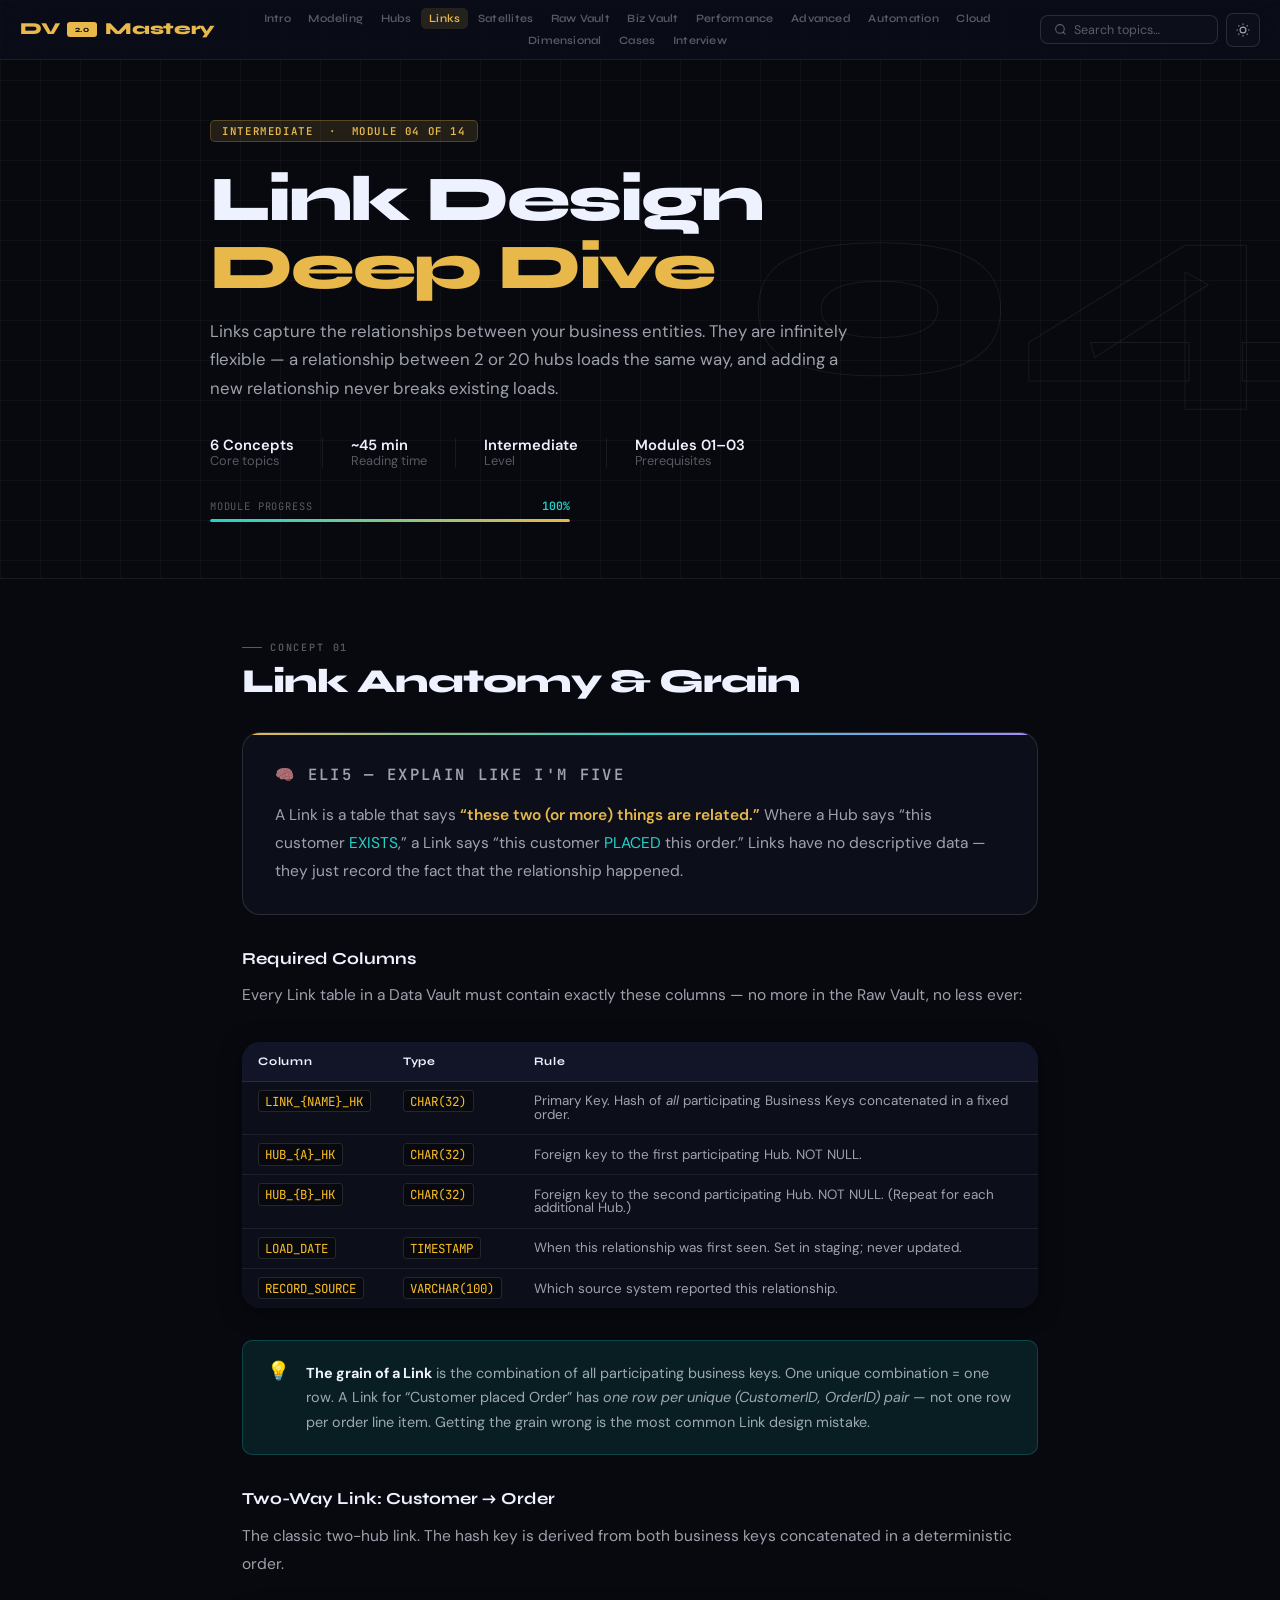
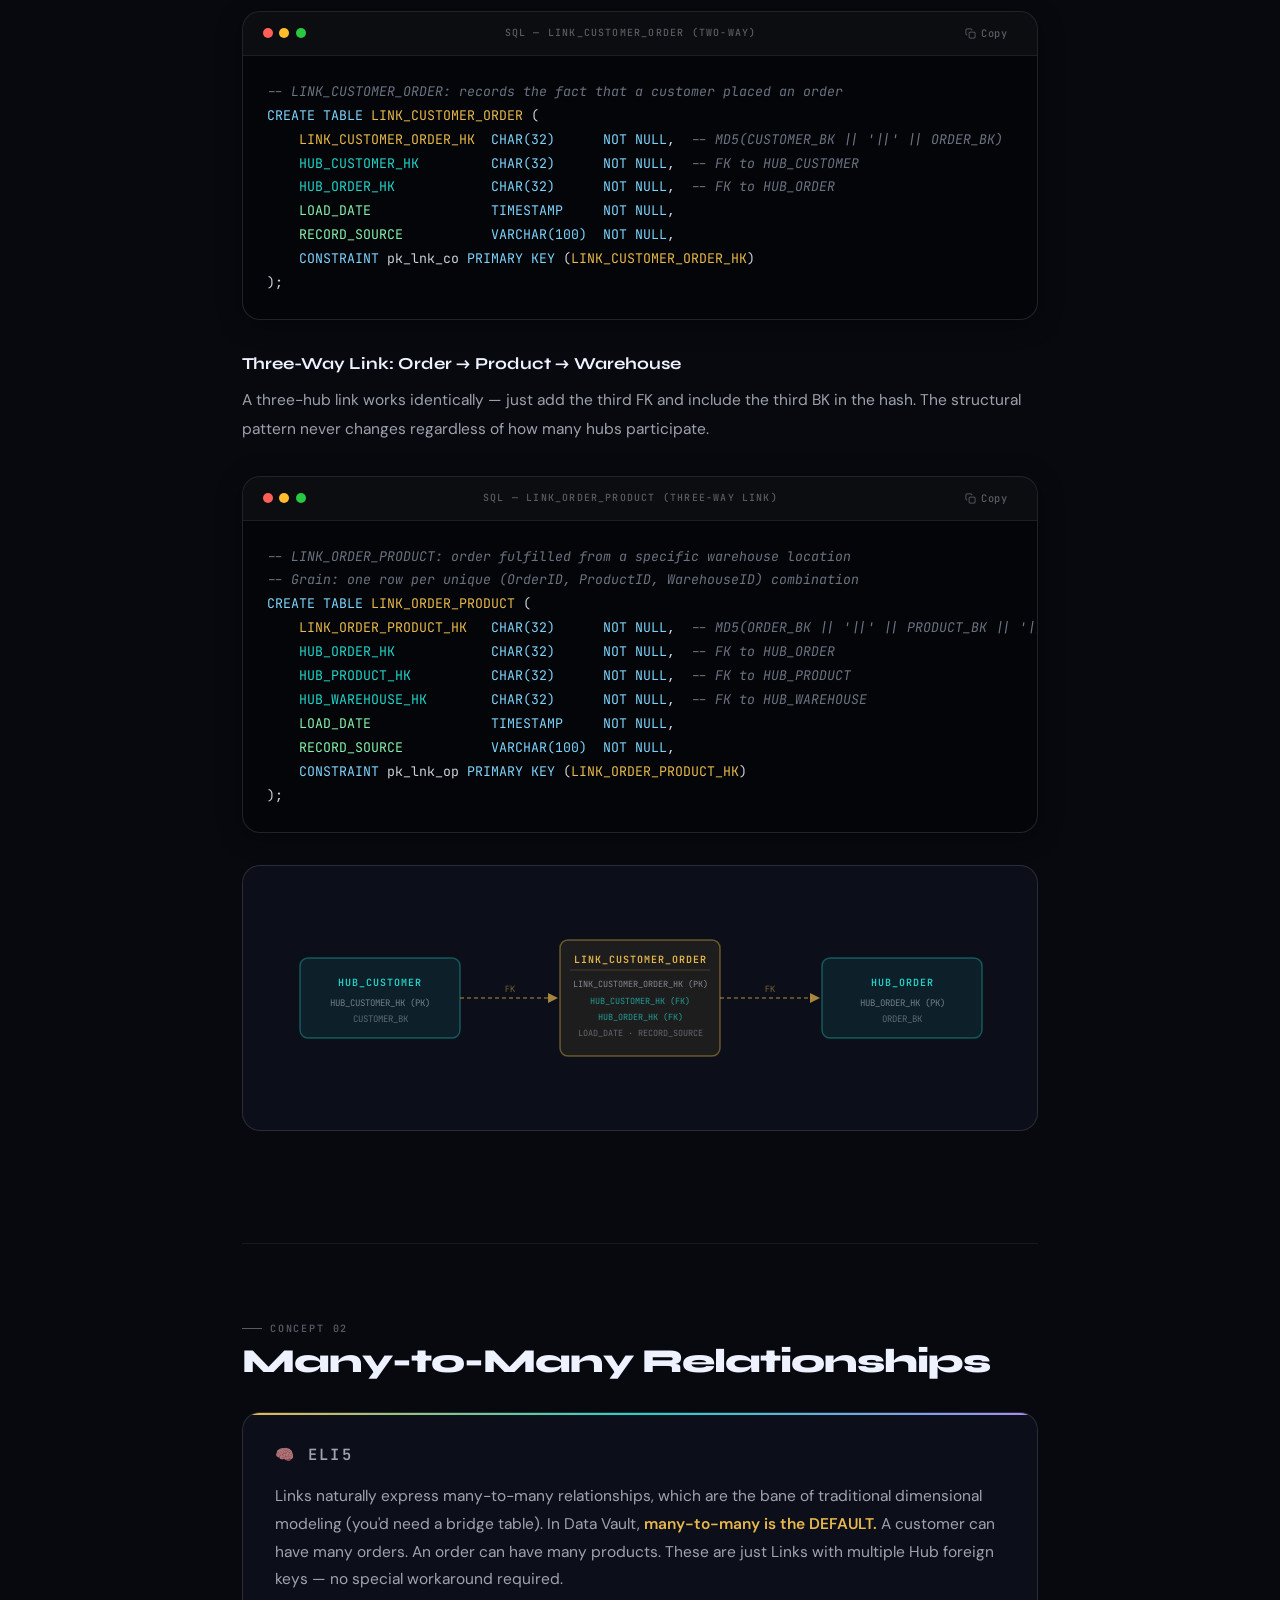
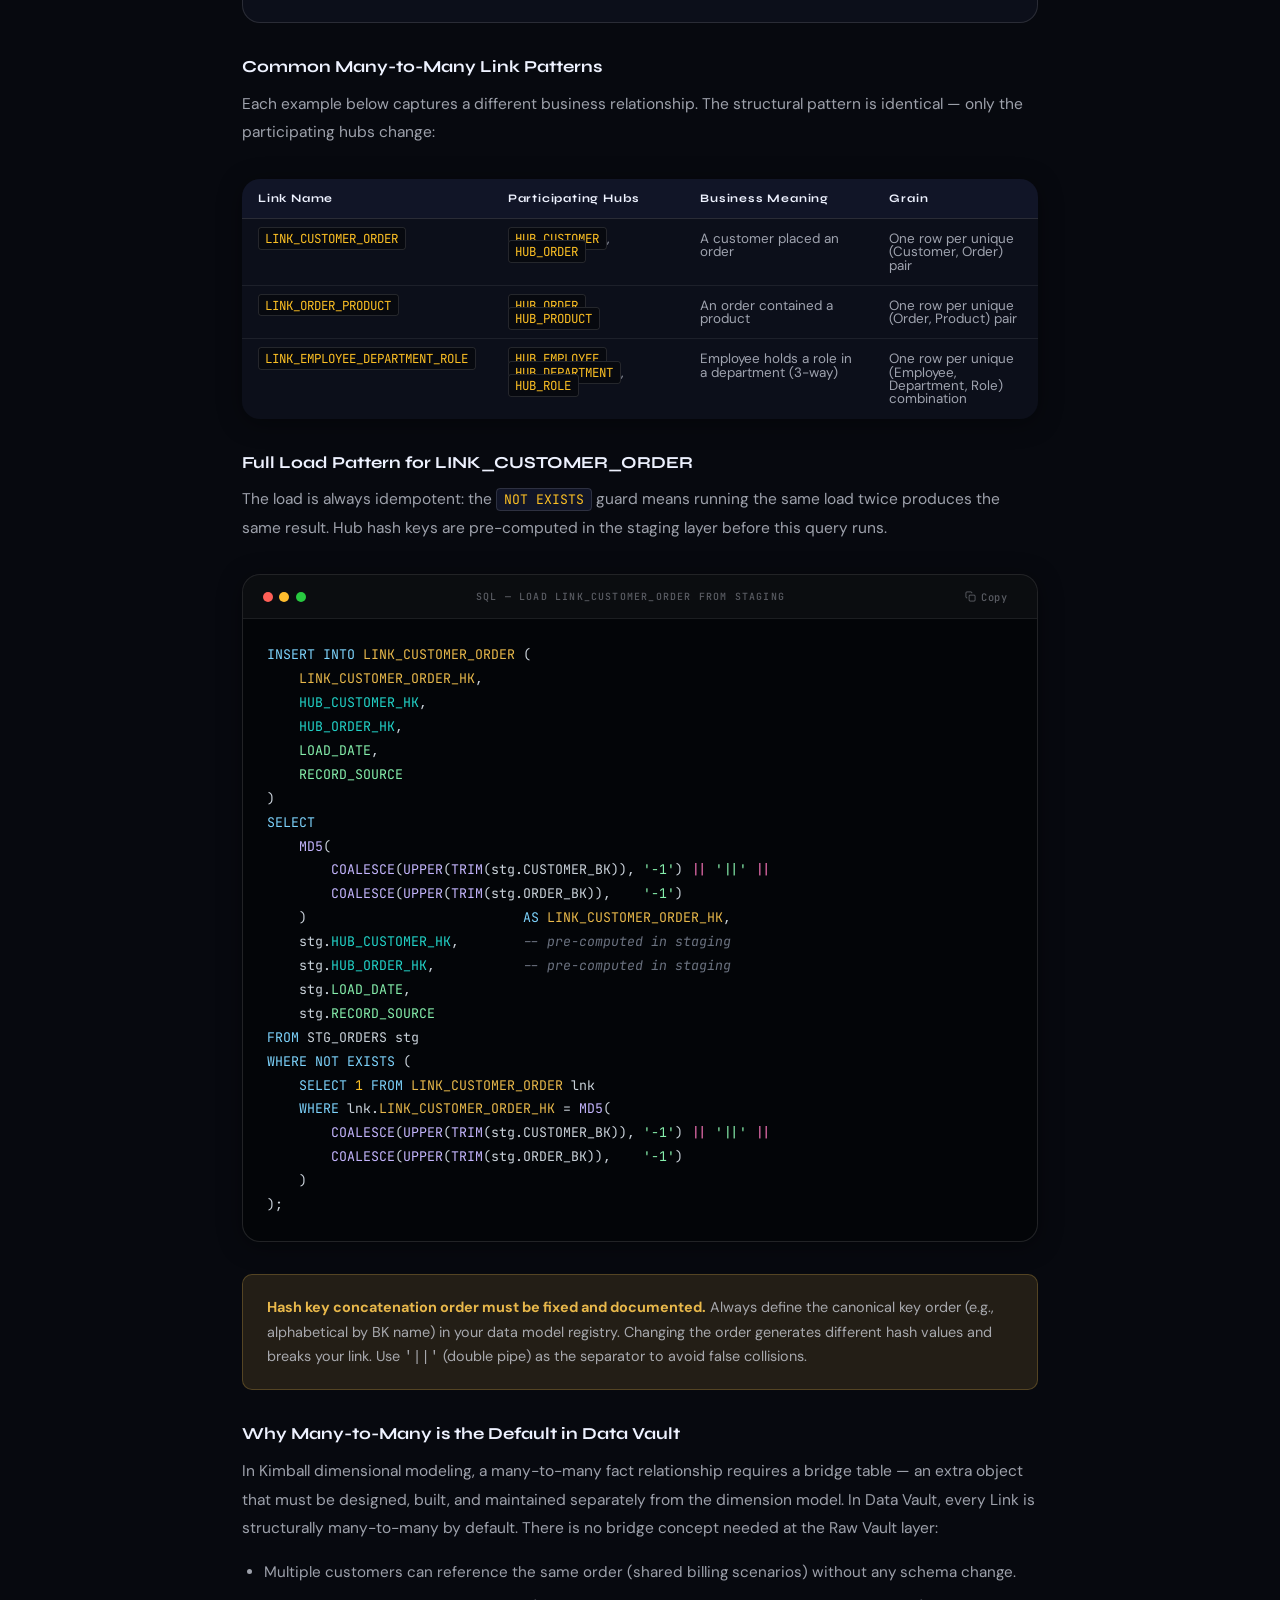
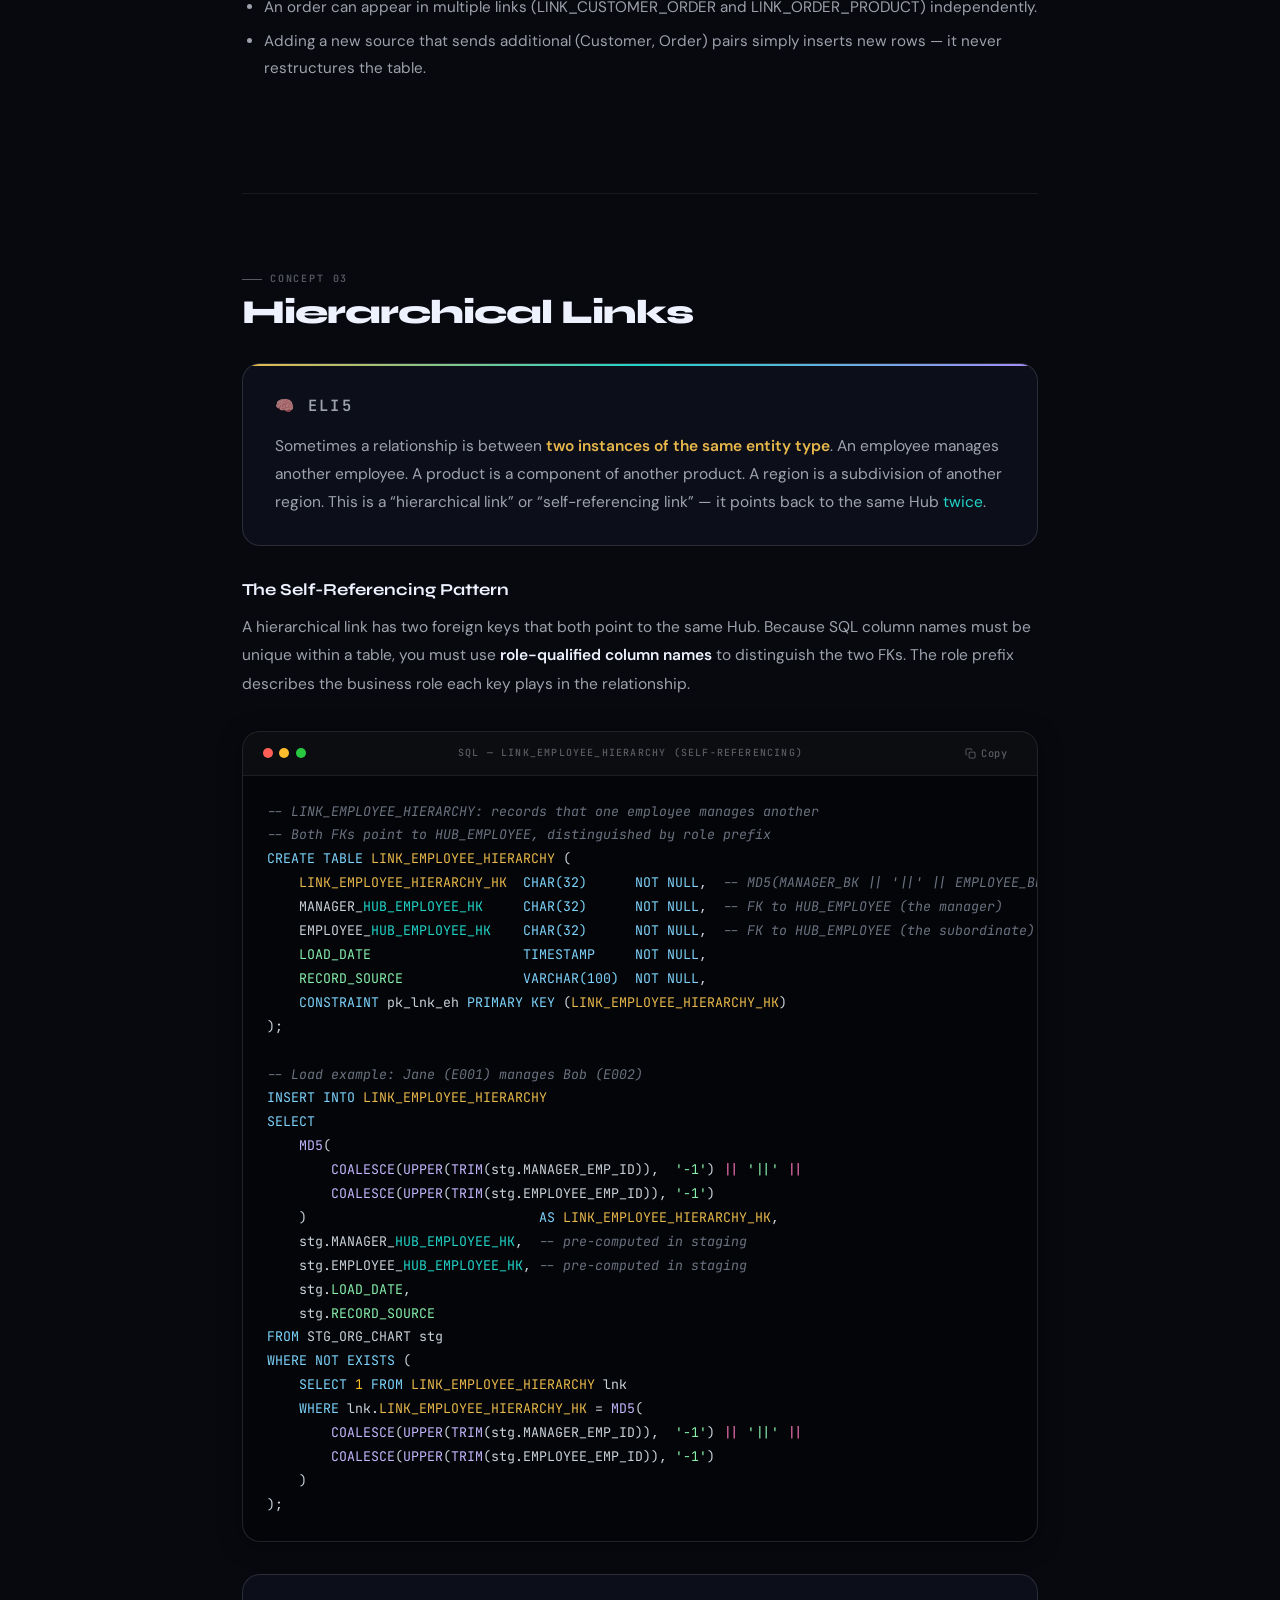
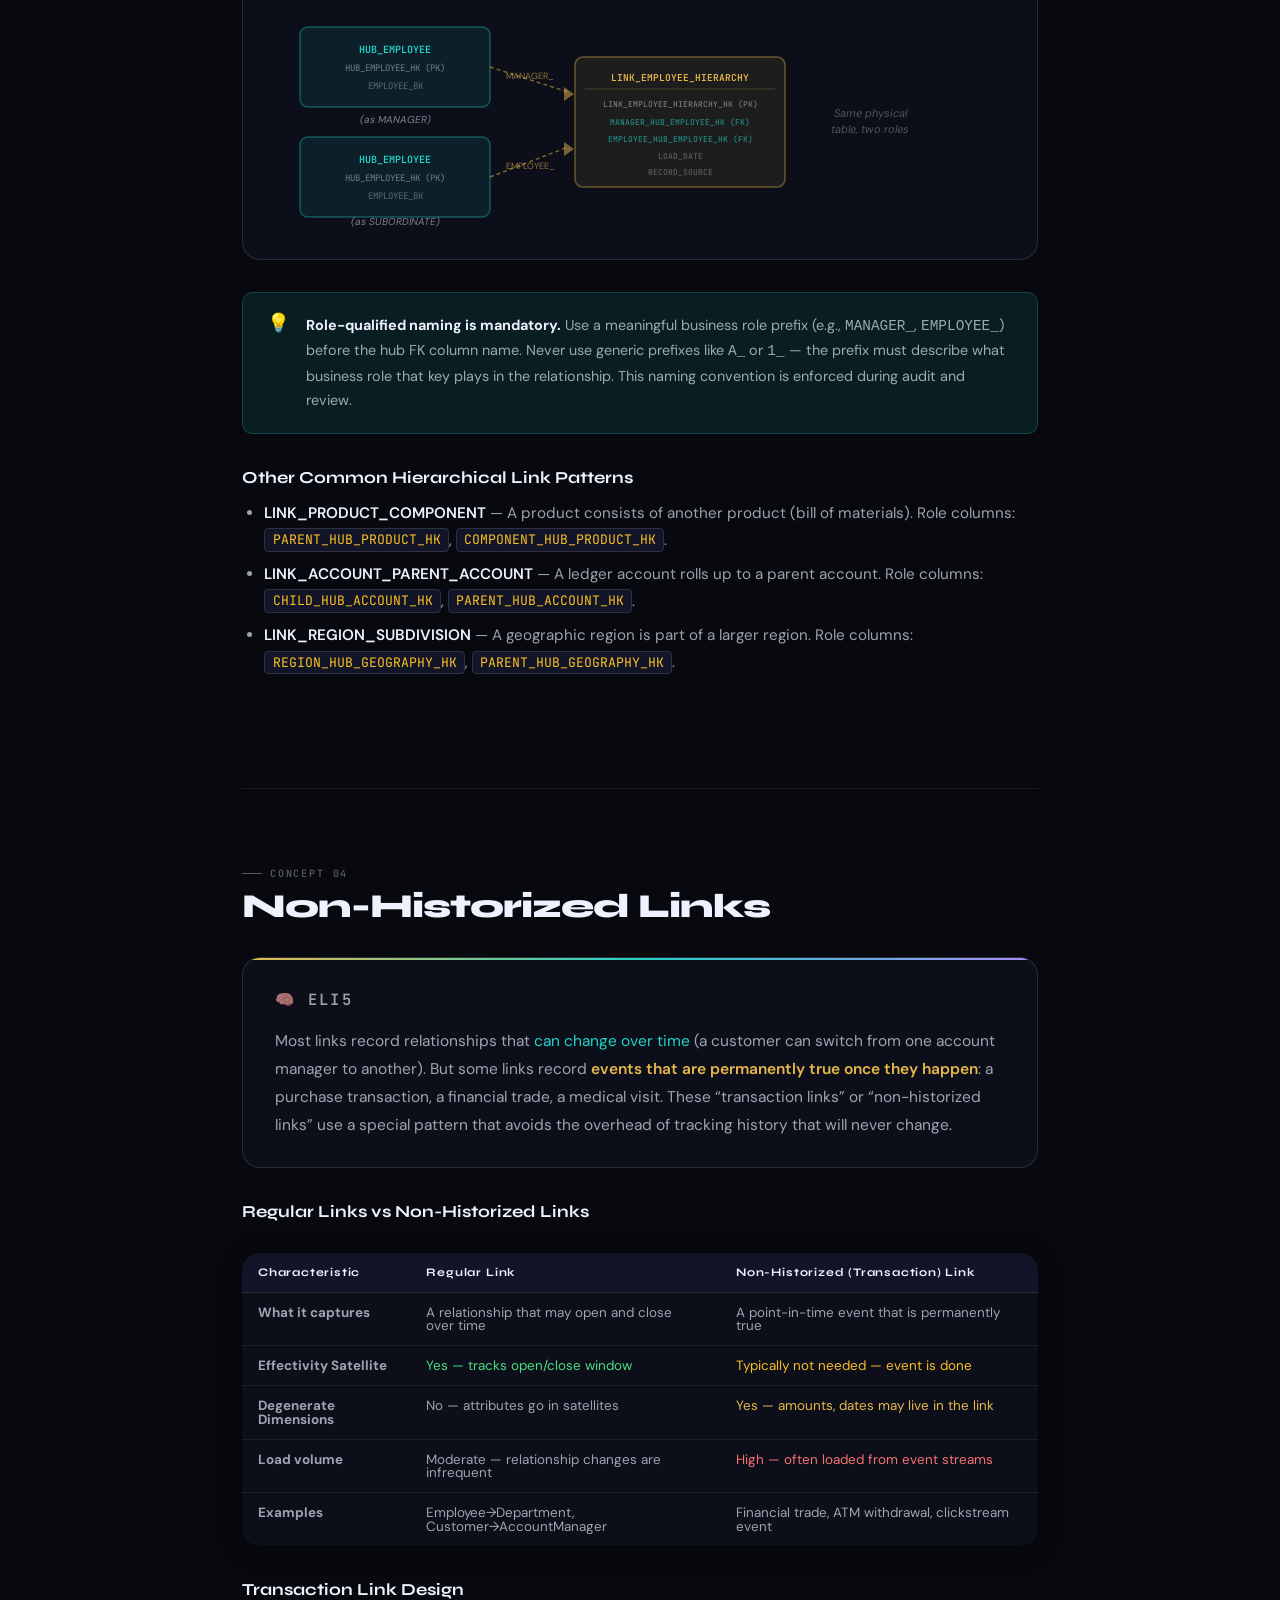
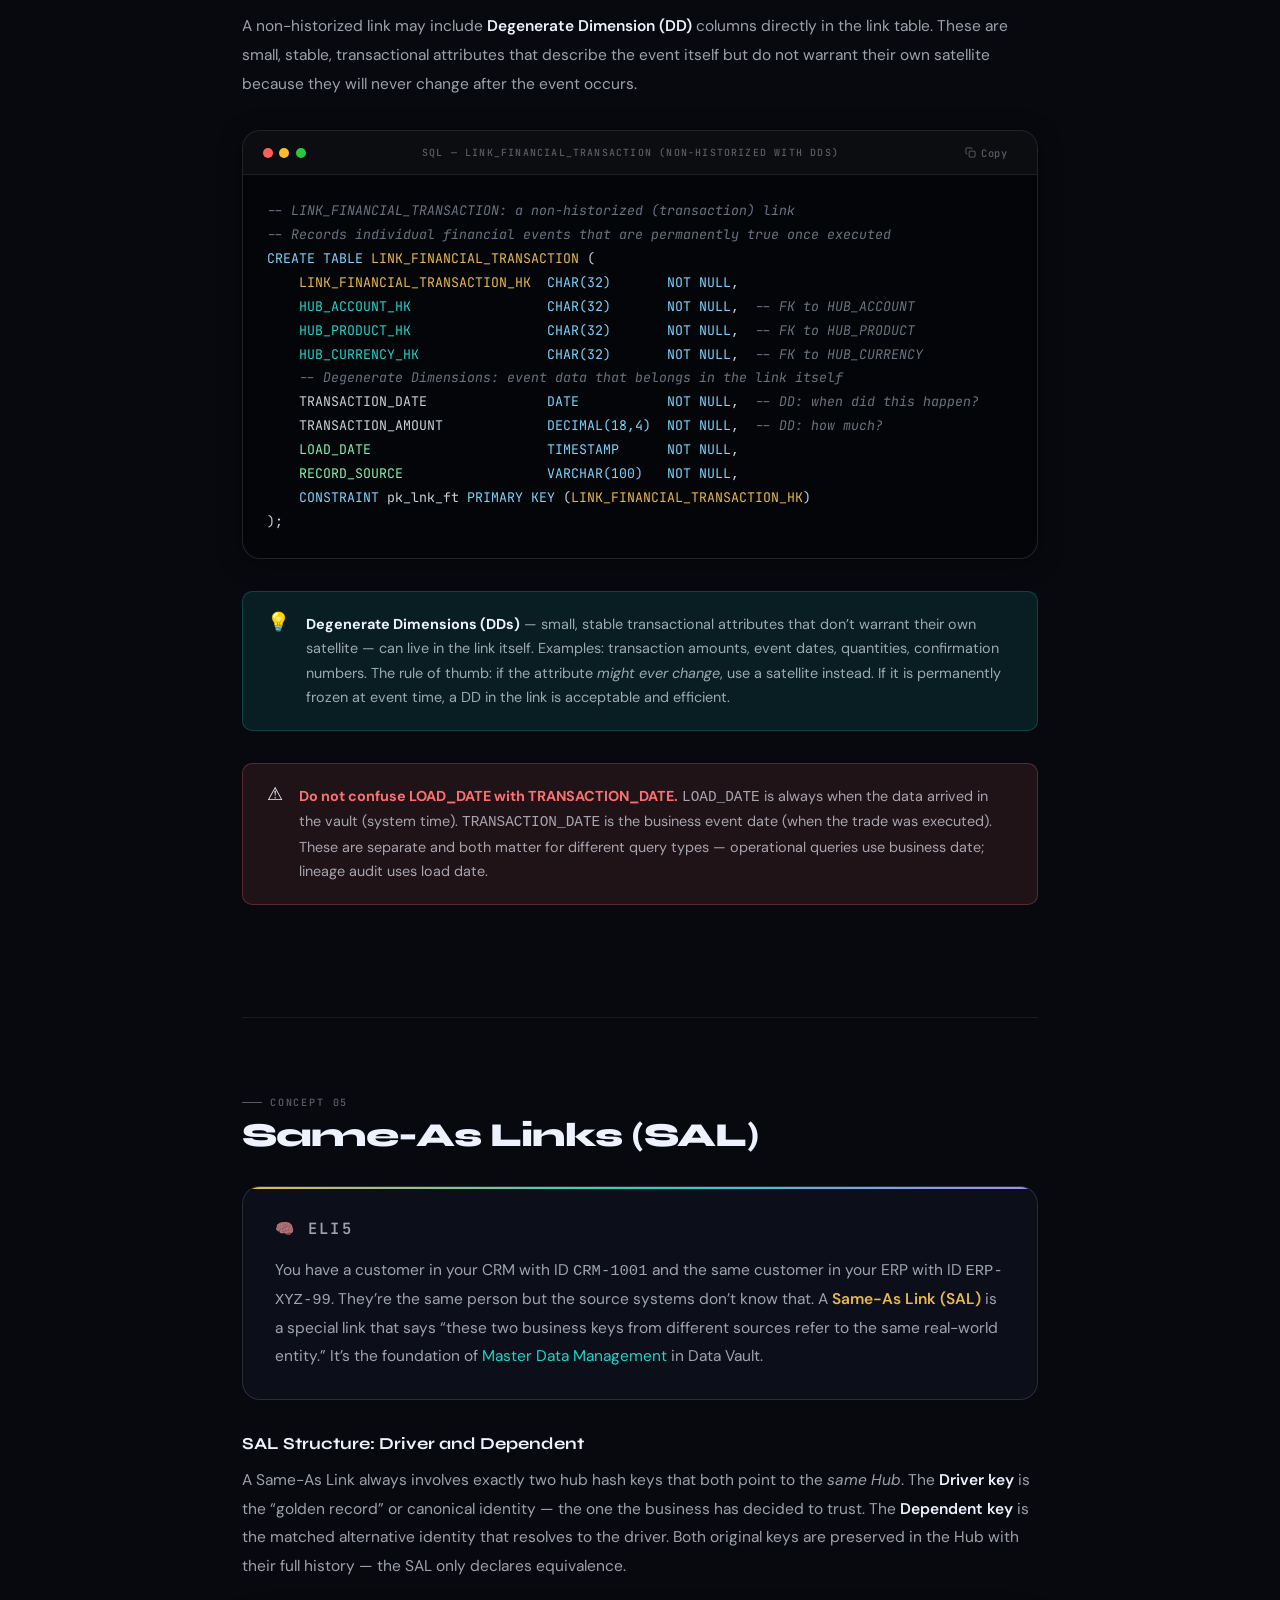
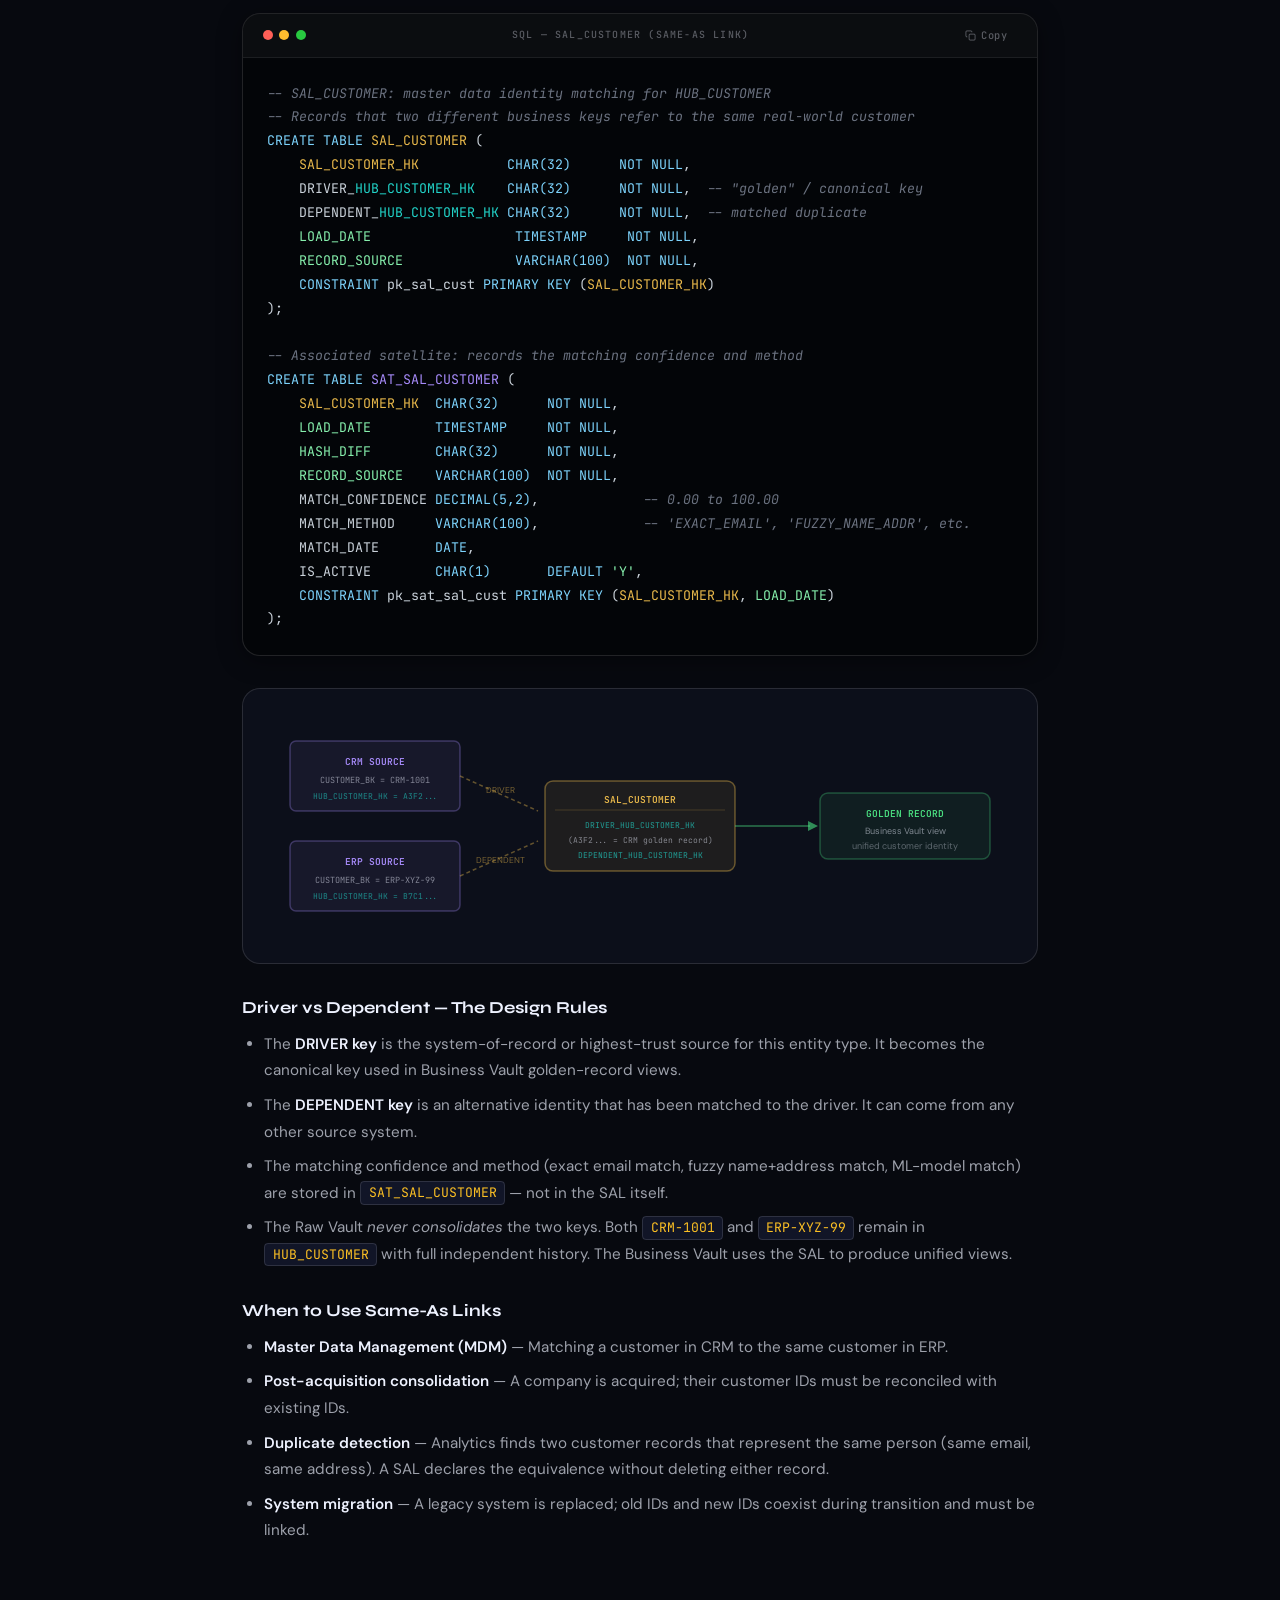
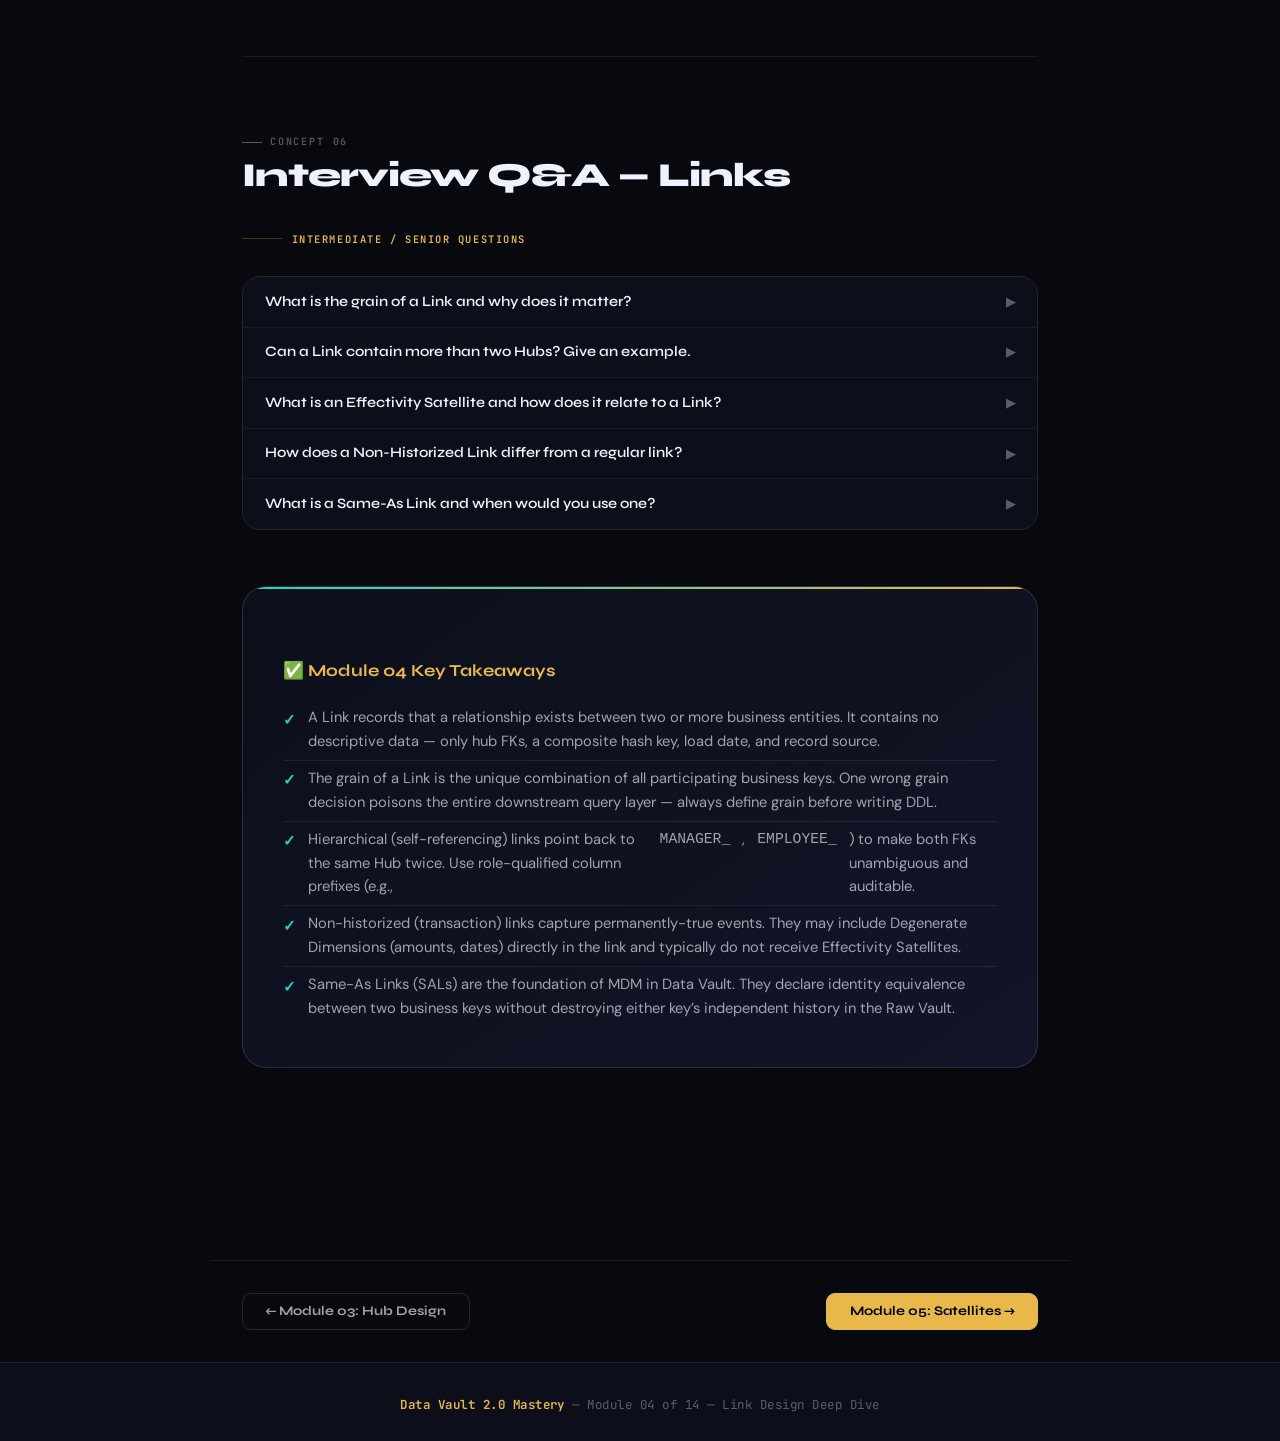
<file: modules/module04.html>
﻿<!DOCTYPE html>
<html lang="en" data-theme="dark">
<head>
<meta charset="UTF-8">
<meta name="viewport" content="width=device-width, initial-scale=1.0">
<meta name="description" content="Data Vault 2.0 Link Design Deep Dive — anatomy, grain, many-to-many, hierarchical links, non-historized links, same-as links, and interview Q&A.">
<title>Module 04: Link Design Deep Dive | DV2 Mastery</title>
<link rel="icon" type="image/svg+xml" href="../assets/favicon.svg">
<link rel="stylesheet" href="../assets/css/styles.css">
</head>
<body>

<!-- READING PROGRESS -->
<div class="reading-progress"><div class="reading-progress-bar"></div></div>

<!-- NAV -->
<nav class="nav">
  <a href="../index.html" class="nav-logo">DV<span class="nav-logo-badge">2.0</span>Mastery</a>
  <div class="nav-links">
    <a href="module01.html">Intro</a>
    <a href="module02.html">Modeling</a>
    <a href="module03.html">Hubs</a>
    <a href="module04.html" class="active">Links</a>
    <a href="module05.html">Satellites</a>
    <a href="module06.html">Raw Vault</a>
    <a href="module07.html">Biz Vault</a>
    <a href="module08.html">Performance</a>
    <a href="module09.html">Advanced</a>
    <a href="module10.html">Automation</a>
    <a href="module11.html">Cloud</a>
    <a href="module12.html">Dimensional</a>
    <a href="module13.html">Cases</a>
    <a href="module14.html">Interview</a>
  </div>
  <div class="nav-actions">
    <div class="nav-search">
      <svg width="13" height="13" viewBox="0 0 24 24" fill="none" stroke="currentColor" stroke-width="2"><circle cx="11" cy="11" r="8"/><line x1="21" y1="21" x2="16.65" y2="16.65"/></svg>
      <input type="text" placeholder="Search topics…" aria-label="Search topics">
    </div>
    <button class="btn-icon" id="theme-toggle" title="Toggle theme" aria-label="Toggle theme">
      <svg width="14" height="14" viewBox="0 0 24 24" fill="none" stroke="currentColor" stroke-width="2"><circle cx="12" cy="12" r="5"/><line x1="12" y1="1" x2="12" y2="3"/><line x1="12" y1="21" x2="12" y2="23"/><line x1="4.22" y1="4.22" x2="5.64" y2="5.64"/><line x1="18.36" y1="18.36" x2="19.78" y2="19.78"/><line x1="1" y1="12" x2="3" y2="12"/><line x1="21" y1="12" x2="23" y2="12"/><line x1="4.22" y1="19.78" x2="5.64" y2="18.36"/><line x1="18.36" y1="5.64" x2="19.78" y2="4.22"/></svg>
    </button>
  </div>
</nav>
<div id="search-dropdown" class="search-dropdown" role="listbox"></div>

<!-- MODULE HERO -->
<header class="mod-hero">
  <div class="mod-hero-grid"></div>
  <div class="mod-hero-ghost">04</div>
  <div class="mod-hero-inner">
    <span class="mod-tag" style="color:var(--gold);border-color:var(--gold-border);background:var(--gold-dim)">
      Intermediate &nbsp;&middot;&nbsp; Module 04 of 14
    </span>
    <h1>Link Design<br><em style="color:var(--gold)">Deep Dive</em></h1>
    <p class="mod-hero-desc">
      Links capture the relationships between your business entities. They are infinitely flexible &mdash; a relationship between 2 or 20 hubs loads the same way, and adding a new relationship never breaks existing loads.
    </p>
    <div class="mod-meta">
      <div class="mod-meta-item"><strong>6 Concepts</strong>Core topics</div>
      <div class="mod-meta-item"><strong>~45 min</strong>Reading time</div>
      <div class="mod-meta-item"><strong>Intermediate</strong>Level</div>
      <div class="mod-meta-item"><strong>Modules 01&ndash;03</strong>Prerequisites</div>
    </div>
    <div class="mod-progress">
      <div class="mod-progress-row">
        <span class="mod-progress-label">Module Progress</span>
        <span class="mod-progress-pct">0%</span>
      </div>
      <div class="mod-progress-track"><div class="mod-progress-fill" style="width:0%"></div></div>
    </div>
  </div>
</header>

<!-- CONTENT -->
<main class="content">

  <!-- ============================================================
       CONCEPT 1: LINK ANATOMY & GRAIN
       ============================================================ -->
  <article class="concept" data-topic="link-anatomy" id="link-anatomy">
    <p class="concept-num">Concept 01</p>
    <h2>Link Anatomy &amp; Grain</h2>

    <div class="eli5">
      <p class="eli5-label">&#129504; ELI5 &mdash; Explain Like I'm Five</p>
      <p>
        A Link is a table that says <strong>&ldquo;these two (or more) things are related.&rdquo;</strong> Where a Hub says &ldquo;this customer <em>EXISTS</em>,&rdquo; a Link says &ldquo;this customer <em>PLACED</em> this order.&rdquo; Links have no descriptive data &mdash; they just record the fact that the relationship happened.
      </p>
    </div>

    <div class="detail">
      <h3>Required Columns</h3>
      <p>Every Link table in a Data Vault must contain exactly these columns &mdash; no more in the Raw Vault, no less ever:</p>
    </div>

    <table class="data-table">
      <thead>
        <tr>
          <th>Column</th>
          <th>Type</th>
          <th>Rule</th>
        </tr>
      </thead>
      <tbody>
        <tr>
          <td><code>LINK_{NAME}_HK</code></td>
          <td><code>CHAR(32)</code></td>
          <td>Primary Key. Hash of <em>all</em> participating Business Keys concatenated in a fixed order.</td>
        </tr>
        <tr>
          <td><code>HUB_{A}_HK</code></td>
          <td><code>CHAR(32)</code></td>
          <td>Foreign key to the first participating Hub. NOT NULL.</td>
        </tr>
        <tr>
          <td><code>HUB_{B}_HK</code></td>
          <td><code>CHAR(32)</code></td>
          <td>Foreign key to the second participating Hub. NOT NULL. (Repeat for each additional Hub.)</td>
        </tr>
        <tr>
          <td><code>LOAD_DATE</code></td>
          <td><code>TIMESTAMP</code></td>
          <td>When this relationship was first seen. Set in staging; never updated.</td>
        </tr>
        <tr>
          <td><code>RECORD_SOURCE</code></td>
          <td><code>VARCHAR(100)</code></td>
          <td>Which source system reported this relationship.</td>
        </tr>
      </tbody>
    </table>

    <div class="callout">
      <span class="callout-icon">&#128161;</span>
      <p><strong>The grain of a Link</strong> is the combination of all participating business keys. One unique combination = one row. A Link for &ldquo;Customer placed Order&rdquo; has <em>one row per unique (CustomerID, OrderID) pair</em> &mdash; not one row per order line item. Getting the grain wrong is the most common Link design mistake.</p>
    </div>

    <div class="detail">
      <h3>Two-Way Link: Customer &rarr; Order</h3>
      <p>The classic two-hub link. The hash key is derived from both business keys concatenated in a deterministic order.</p>
    </div>

    <div class="code-block">
      <div class="code-header">
        <div class="code-dots"><span class="code-dot"></span><span class="code-dot"></span><span class="code-dot"></span></div>
        <span class="code-label">SQL &mdash; LINK_CUSTOMER_ORDER (two-way)</span>
        <button class="copy-btn" aria-label="Copy code">
          <svg width="11" height="11" viewBox="0 0 24 24" fill="none" stroke="currentColor" stroke-width="2"><rect x="9" y="9" width="13" height="13" rx="2"/><path d="M5 15H4a2 2 0 0 1-2-2V4a2 2 0 0 1 2-2h9a2 2 0 0 1 2 2v1"/></svg>
          Copy
        </button>
      </div>
      <pre><span class="cm">-- LINK_CUSTOMER_ORDER: records the fact that a customer placed an order</span>
<span class="kw">CREATE TABLE</span> <span class="lnk">LINK_CUSTOMER_ORDER</span> (
    <span class="lnk">LINK_CUSTOMER_ORDER_HK</span>  <span class="typ">CHAR(32)</span>      <span class="kw">NOT NULL</span>,  <span class="cm">-- MD5(CUSTOMER_BK || '||' || ORDER_BK)</span>
    <span class="hub">HUB_CUSTOMER_HK</span>         <span class="typ">CHAR(32)</span>      <span class="kw">NOT NULL</span>,  <span class="cm">-- FK to HUB_CUSTOMER</span>
    <span class="hub">HUB_ORDER_HK</span>            <span class="typ">CHAR(32)</span>      <span class="kw">NOT NULL</span>,  <span class="cm">-- FK to HUB_ORDER</span>
    <span class="str">LOAD_DATE</span>               <span class="typ">TIMESTAMP</span>     <span class="kw">NOT NULL</span>,
    <span class="str">RECORD_SOURCE</span>           <span class="typ">VARCHAR(100)</span>  <span class="kw">NOT NULL</span>,
    <span class="kw">CONSTRAINT</span> pk_lnk_co <span class="kw">PRIMARY KEY</span> (<span class="lnk">LINK_CUSTOMER_ORDER_HK</span>)
);</pre>
    </div>

    <div class="detail">
      <h3>Three-Way Link: Order &rarr; Product &rarr; Warehouse</h3>
      <p>A three-hub link works identically &mdash; just add the third FK and include the third BK in the hash. The structural pattern never changes regardless of how many hubs participate.</p>
    </div>

    <div class="code-block">
      <div class="code-header">
        <div class="code-dots"><span class="code-dot"></span><span class="code-dot"></span><span class="code-dot"></span></div>
        <span class="code-label">SQL &mdash; LINK_ORDER_PRODUCT (three-way link)</span>
        <button class="copy-btn" aria-label="Copy code">
          <svg width="11" height="11" viewBox="0 0 24 24" fill="none" stroke="currentColor" stroke-width="2"><rect x="9" y="9" width="13" height="13" rx="2"/><path d="M5 15H4a2 2 0 0 1-2-2V4a2 2 0 0 1 2-2h9a2 2 0 0 1 2 2v1"/></svg>
          Copy
        </button>
      </div>
      <pre><span class="cm">-- LINK_ORDER_PRODUCT: order fulfilled from a specific warehouse location</span>
<span class="cm">-- Grain: one row per unique (OrderID, ProductID, WarehouseID) combination</span>
<span class="kw">CREATE TABLE</span> <span class="lnk">LINK_ORDER_PRODUCT</span> (
    <span class="lnk">LINK_ORDER_PRODUCT_HK</span>   <span class="typ">CHAR(32)</span>      <span class="kw">NOT NULL</span>,  <span class="cm">-- MD5(ORDER_BK || '||' || PRODUCT_BK || '||' || WAREHOUSE_BK)</span>
    <span class="hub">HUB_ORDER_HK</span>            <span class="typ">CHAR(32)</span>      <span class="kw">NOT NULL</span>,  <span class="cm">-- FK to HUB_ORDER</span>
    <span class="hub">HUB_PRODUCT_HK</span>          <span class="typ">CHAR(32)</span>      <span class="kw">NOT NULL</span>,  <span class="cm">-- FK to HUB_PRODUCT</span>
    <span class="hub">HUB_WAREHOUSE_HK</span>        <span class="typ">CHAR(32)</span>      <span class="kw">NOT NULL</span>,  <span class="cm">-- FK to HUB_WAREHOUSE</span>
    <span class="str">LOAD_DATE</span>               <span class="typ">TIMESTAMP</span>     <span class="kw">NOT NULL</span>,
    <span class="str">RECORD_SOURCE</span>           <span class="typ">VARCHAR(100)</span>  <span class="kw">NOT NULL</span>,
    <span class="kw">CONSTRAINT</span> pk_lnk_op <span class="kw">PRIMARY KEY</span> (<span class="lnk">LINK_ORDER_PRODUCT_HK</span>)
);</pre>
    </div>

    <!-- SVG Diagram -->
    <div class="diagram">
      <svg viewBox="0 0 720 200" fill="none" xmlns="http://www.w3.org/2000/svg" aria-label="Link anatomy diagram showing two Hubs connected through a Link">
        <!-- HUB_CUSTOMER -->
        <rect x="20" y="60" width="160" height="80" rx="8" fill="rgba(34,211,200,0.08)" stroke="rgba(34,211,200,0.35)" stroke-width="1.5"/>
        <text x="100" y="88" text-anchor="middle" fill="#22d3c8" font-family="'JetBrains Mono',monospace" font-size="10" font-weight="600" letter-spacing="1">HUB_CUSTOMER</text>
        <text x="100" y="108" text-anchor="middle" fill="rgba(238,242,255,0.45)" font-family="'JetBrains Mono',monospace" font-size="9">HUB_CUSTOMER_HK (PK)</text>
        <text x="100" y="124" text-anchor="middle" fill="rgba(238,242,255,0.35)" font-family="'JetBrains Mono',monospace" font-size="9">CUSTOMER_BK</text>
        <!-- Arrow left to link -->
        <line x1="180" y1="100" x2="270" y2="100" stroke="rgba(232,184,75,0.5)" stroke-width="1.5" stroke-dasharray="4 3"/>
        <polygon points="268,95 278,100 268,105" fill="rgba(232,184,75,0.7)"/>
        <!-- LINK box -->
        <rect x="280" y="42" width="160" height="116" rx="8" fill="rgba(232,184,75,0.08)" stroke="rgba(232,184,75,0.4)" stroke-width="1.5"/>
        <text x="360" y="65" text-anchor="middle" fill="#e8b84b" font-family="'JetBrains Mono',monospace" font-size="10" font-weight="600" letter-spacing="1">LINK_CUSTOMER_ORDER</text>
        <line x1="290" y1="72" x2="430" y2="72" stroke="rgba(232,184,75,0.2)" stroke-width="1"/>
        <text x="360" y="89" text-anchor="middle" fill="rgba(238,242,255,0.5)" font-family="'JetBrains Mono',monospace" font-size="8.5">LINK_CUSTOMER_ORDER_HK (PK)</text>
        <text x="360" y="106" text-anchor="middle" fill="rgba(34,211,200,0.7)" font-family="'JetBrains Mono',monospace" font-size="8.5">HUB_CUSTOMER_HK (FK)</text>
        <text x="360" y="122" text-anchor="middle" fill="rgba(34,211,200,0.7)" font-family="'JetBrains Mono',monospace" font-size="8.5">HUB_ORDER_HK (FK)</text>
        <text x="360" y="138" text-anchor="middle" fill="rgba(238,242,255,0.35)" font-family="'JetBrains Mono',monospace" font-size="8.5">LOAD_DATE · RECORD_SOURCE</text>
        <!-- Arrow right to hub -->
        <line x1="440" y1="100" x2="532" y2="100" stroke="rgba(232,184,75,0.5)" stroke-width="1.5" stroke-dasharray="4 3"/>
        <polygon points="530,95 540,100 530,105" fill="rgba(232,184,75,0.7)"/>
        <!-- HUB_ORDER -->
        <rect x="542" y="60" width="160" height="80" rx="8" fill="rgba(34,211,200,0.08)" stroke="rgba(34,211,200,0.35)" stroke-width="1.5"/>
        <text x="622" y="88" text-anchor="middle" fill="#22d3c8" font-family="'JetBrains Mono',monospace" font-size="10" font-weight="600" letter-spacing="1">HUB_ORDER</text>
        <text x="622" y="108" text-anchor="middle" fill="rgba(238,242,255,0.45)" font-family="'JetBrains Mono',monospace" font-size="9">HUB_ORDER_HK (PK)</text>
        <text x="622" y="124" text-anchor="middle" fill="rgba(238,242,255,0.35)" font-family="'JetBrains Mono',monospace" font-size="9">ORDER_BK</text>
        <!-- Labels -->
        <text x="230" y="94" text-anchor="middle" fill="rgba(232,184,75,0.5)" font-family="'DM Sans',sans-serif" font-size="9">FK</text>
        <text x="490" y="94" text-anchor="middle" fill="rgba(232,184,75,0.5)" font-family="'DM Sans',sans-serif" font-size="9">FK</text>
      </svg>
    </div>

  </article>

  <!-- ============================================================
       CONCEPT 2: MANY-TO-MANY RELATIONSHIPS
       ============================================================ -->
  <article class="concept" data-topic="many-to-many" id="many-to-many">
    <p class="concept-num">Concept 02</p>
    <h2>Many-to-Many Relationships</h2>

    <div class="eli5">
      <p class="eli5-label">&#129504; ELI5</p>
      <p>
        Links naturally express many-to-many relationships, which are the bane of traditional dimensional modeling (you'd need a bridge table). In Data Vault, <strong>many-to-many is the DEFAULT.</strong> A customer can have many orders. An order can have many products. These are just Links with multiple Hub foreign keys &mdash; no special workaround required.
      </p>
    </div>

    <div class="detail">
      <h3>Common Many-to-Many Link Patterns</h3>
      <p>Each example below captures a different business relationship. The structural pattern is identical &mdash; only the participating hubs change:</p>
    </div>

    <table class="data-table">
      <thead>
        <tr>
          <th>Link Name</th>
          <th>Participating Hubs</th>
          <th>Business Meaning</th>
          <th>Grain</th>
        </tr>
      </thead>
      <tbody>
        <tr>
          <td><code>LINK_CUSTOMER_ORDER</code></td>
          <td><code>HUB_CUSTOMER</code>, <code>HUB_ORDER</code></td>
          <td>A customer placed an order</td>
          <td>One row per unique (Customer, Order) pair</td>
        </tr>
        <tr>
          <td><code>LINK_ORDER_PRODUCT</code></td>
          <td><code>HUB_ORDER</code>, <code>HUB_PRODUCT</code></td>
          <td>An order contained a product</td>
          <td>One row per unique (Order, Product) pair</td>
        </tr>
        <tr>
          <td><code>LINK_EMPLOYEE_DEPARTMENT_ROLE</code></td>
          <td><code>HUB_EMPLOYEE</code>, <code>HUB_DEPARTMENT</code>, <code>HUB_ROLE</code></td>
          <td>Employee holds a role in a department (3-way)</td>
          <td>One row per unique (Employee, Department, Role) combination</td>
        </tr>
      </tbody>
    </table>

    <div class="detail">
      <h3>Full Load Pattern for LINK_CUSTOMER_ORDER</h3>
      <p>The load is always idempotent: the <code>NOT EXISTS</code> guard means running the same load twice produces the same result. Hub hash keys are pre-computed in the staging layer before this query runs.</p>
    </div>

    <div class="code-block">
      <div class="code-header">
        <div class="code-dots"><span class="code-dot"></span><span class="code-dot"></span><span class="code-dot"></span></div>
        <span class="code-label">SQL &mdash; Load LINK_CUSTOMER_ORDER from staging</span>
        <button class="copy-btn" aria-label="Copy code">
          <svg width="11" height="11" viewBox="0 0 24 24" fill="none" stroke="currentColor" stroke-width="2"><rect x="9" y="9" width="13" height="13" rx="2"/><path d="M5 15H4a2 2 0 0 1-2-2V4a2 2 0 0 1 2-2h9a2 2 0 0 1 2 2v1"/></svg>
          Copy
        </button>
      </div>
      <pre><span class="kw">INSERT INTO</span> <span class="lnk">LINK_CUSTOMER_ORDER</span> (
    <span class="lnk">LINK_CUSTOMER_ORDER_HK</span>,
    <span class="hub">HUB_CUSTOMER_HK</span>,
    <span class="hub">HUB_ORDER_HK</span>,
    <span class="str">LOAD_DATE</span>,
    <span class="str">RECORD_SOURCE</span>
)
<span class="kw">SELECT</span>
    <span class="fn">MD5</span>(
        <span class="fn">COALESCE</span>(<span class="fn">UPPER</span>(<span class="fn">TRIM</span>(stg.CUSTOMER_BK)), <span class="str">'-1'</span>) <span class="op">||</span> <span class="str">'||'</span> <span class="op">||</span>
        <span class="fn">COALESCE</span>(<span class="fn">UPPER</span>(<span class="fn">TRIM</span>(stg.ORDER_BK)),    <span class="str">'-1'</span>)
    )                           <span class="kw">AS</span> <span class="lnk">LINK_CUSTOMER_ORDER_HK</span>,
    stg.<span class="hub">HUB_CUSTOMER_HK</span>,        <span class="cm">-- pre-computed in staging</span>
    stg.<span class="hub">HUB_ORDER_HK</span>,           <span class="cm">-- pre-computed in staging</span>
    stg.<span class="str">LOAD_DATE</span>,
    stg.<span class="str">RECORD_SOURCE</span>
<span class="kw">FROM</span> STG_ORDERS stg
<span class="kw">WHERE NOT EXISTS</span> (
    <span class="kw">SELECT</span> <span class="num">1</span> <span class="kw">FROM</span> <span class="lnk">LINK_CUSTOMER_ORDER</span> lnk
    <span class="kw">WHERE</span> lnk.<span class="lnk">LINK_CUSTOMER_ORDER_HK</span> = <span class="fn">MD5</span>(
        <span class="fn">COALESCE</span>(<span class="fn">UPPER</span>(<span class="fn">TRIM</span>(stg.CUSTOMER_BK)), <span class="str">'-1'</span>) <span class="op">||</span> <span class="str">'||'</span> <span class="op">||</span>
        <span class="fn">COALESCE</span>(<span class="fn">UPPER</span>(<span class="fn">TRIM</span>(stg.ORDER_BK)),    <span class="str">'-1'</span>)
    )
);</pre>
    </div>

    <div class="tip">
      <p><strong>Hash key concatenation order must be fixed and documented.</strong> Always define the canonical key order (e.g., alphabetical by BK name) in your data model registry. Changing the order generates different hash values and breaks your link. Use <code>'||'</code> (double pipe) as the separator to avoid false collisions.</p>
    </div>

    <div class="detail">
      <h3>Why Many-to-Many is the Default in Data Vault</h3>
      <p>In Kimball dimensional modeling, a many-to-many fact relationship requires a bridge table &mdash; an extra object that must be designed, built, and maintained separately from the dimension model. In Data Vault, every Link is structurally many-to-many by default. There is no bridge concept needed at the Raw Vault layer:</p>
      <ul>
        <li>Multiple customers can reference the same order (shared billing scenarios) without any schema change.</li>
        <li>An order can appear in multiple links (LINK_CUSTOMER_ORDER and LINK_ORDER_PRODUCT) independently.</li>
        <li>Adding a new source that sends additional (Customer, Order) pairs simply inserts new rows &mdash; it never restructures the table.</li>
      </ul>
    </div>

  </article>

  <!-- ============================================================
       CONCEPT 3: HIERARCHICAL LINKS
       ============================================================ -->
  <article class="concept" data-topic="hierarchical-links" id="hierarchical-links">
    <p class="concept-num">Concept 03</p>
    <h2>Hierarchical Links</h2>

    <div class="eli5">
      <p class="eli5-label">&#129504; ELI5</p>
      <p>
        Sometimes a relationship is between <strong>two instances of the same entity type</strong>. An employee manages another employee. A product is a component of another product. A region is a subdivision of another region. This is a &ldquo;hierarchical link&rdquo; or &ldquo;self-referencing link&rdquo; &mdash; it points back to the same Hub <em>twice</em>.
      </p>
    </div>

    <div class="detail">
      <h3>The Self-Referencing Pattern</h3>
      <p>
        A hierarchical link has two foreign keys that both point to the same Hub. Because SQL column names must be unique within a table, you must use <strong>role-qualified column names</strong> to distinguish the two FKs. The role prefix describes the business role each key plays in the relationship.
      </p>
    </div>

    <div class="code-block">
      <div class="code-header">
        <div class="code-dots"><span class="code-dot"></span><span class="code-dot"></span><span class="code-dot"></span></div>
        <span class="code-label">SQL &mdash; LINK_EMPLOYEE_HIERARCHY (self-referencing)</span>
        <button class="copy-btn" aria-label="Copy code">
          <svg width="11" height="11" viewBox="0 0 24 24" fill="none" stroke="currentColor" stroke-width="2"><rect x="9" y="9" width="13" height="13" rx="2"/><path d="M5 15H4a2 2 0 0 1-2-2V4a2 2 0 0 1 2-2h9a2 2 0 0 1 2 2v1"/></svg>
          Copy
        </button>
      </div>
      <pre><span class="cm">-- LINK_EMPLOYEE_HIERARCHY: records that one employee manages another</span>
<span class="cm">-- Both FKs point to HUB_EMPLOYEE, distinguished by role prefix</span>
<span class="kw">CREATE TABLE</span> <span class="lnk">LINK_EMPLOYEE_HIERARCHY</span> (
    <span class="lnk">LINK_EMPLOYEE_HIERARCHY_HK</span>  <span class="typ">CHAR(32)</span>      <span class="kw">NOT NULL</span>,  <span class="cm">-- MD5(MANAGER_BK || '||' || EMPLOYEE_BK)</span>
    MANAGER_<span class="hub">HUB_EMPLOYEE_HK</span>     <span class="typ">CHAR(32)</span>      <span class="kw">NOT NULL</span>,  <span class="cm">-- FK to HUB_EMPLOYEE (the manager)</span>
    EMPLOYEE_<span class="hub">HUB_EMPLOYEE_HK</span>    <span class="typ">CHAR(32)</span>      <span class="kw">NOT NULL</span>,  <span class="cm">-- FK to HUB_EMPLOYEE (the subordinate)</span>
    <span class="str">LOAD_DATE</span>                   <span class="typ">TIMESTAMP</span>     <span class="kw">NOT NULL</span>,
    <span class="str">RECORD_SOURCE</span>               <span class="typ">VARCHAR(100)</span>  <span class="kw">NOT NULL</span>,
    <span class="kw">CONSTRAINT</span> pk_lnk_eh <span class="kw">PRIMARY KEY</span> (<span class="lnk">LINK_EMPLOYEE_HIERARCHY_HK</span>)
);

<span class="cm">-- Load example: Jane (E001) manages Bob (E002)</span>
<span class="kw">INSERT INTO</span> <span class="lnk">LINK_EMPLOYEE_HIERARCHY</span>
<span class="kw">SELECT</span>
    <span class="fn">MD5</span>(
        <span class="fn">COALESCE</span>(<span class="fn">UPPER</span>(<span class="fn">TRIM</span>(stg.MANAGER_EMP_ID)),  <span class="str">'-1'</span>) <span class="op">||</span> <span class="str">'||'</span> <span class="op">||</span>
        <span class="fn">COALESCE</span>(<span class="fn">UPPER</span>(<span class="fn">TRIM</span>(stg.EMPLOYEE_EMP_ID)), <span class="str">'-1'</span>)
    )                             <span class="kw">AS</span> <span class="lnk">LINK_EMPLOYEE_HIERARCHY_HK</span>,
    stg.MANAGER_<span class="hub">HUB_EMPLOYEE_HK</span>,  <span class="cm">-- pre-computed in staging</span>
    stg.EMPLOYEE_<span class="hub">HUB_EMPLOYEE_HK</span>, <span class="cm">-- pre-computed in staging</span>
    stg.<span class="str">LOAD_DATE</span>,
    stg.<span class="str">RECORD_SOURCE</span>
<span class="kw">FROM</span> STG_ORG_CHART stg
<span class="kw">WHERE NOT EXISTS</span> (
    <span class="kw">SELECT</span> <span class="num">1</span> <span class="kw">FROM</span> <span class="lnk">LINK_EMPLOYEE_HIERARCHY</span> lnk
    <span class="kw">WHERE</span> lnk.<span class="lnk">LINK_EMPLOYEE_HIERARCHY_HK</span> = <span class="fn">MD5</span>(
        <span class="fn">COALESCE</span>(<span class="fn">UPPER</span>(<span class="fn">TRIM</span>(stg.MANAGER_EMP_ID)),  <span class="str">'-1'</span>) <span class="op">||</span> <span class="str">'||'</span> <span class="op">||</span>
        <span class="fn">COALESCE</span>(<span class="fn">UPPER</span>(<span class="fn">TRIM</span>(stg.EMPLOYEE_EMP_ID)), <span class="str">'-1'</span>)
    )
);</pre>
    </div>

    <!-- SVG Diagram: self-referencing link -->
    <div class="diagram">
      <svg viewBox="0 0 720 220" fill="none" xmlns="http://www.w3.org/2000/svg" aria-label="Self-referencing hierarchical link diagram">
        <!-- HUB_EMPLOYEE (manager instance) -->
        <rect x="20" y="20" width="190" height="80" rx="8" fill="rgba(34,211,200,0.08)" stroke="rgba(34,211,200,0.35)" stroke-width="1.5"/>
        <text x="115" y="46" text-anchor="middle" fill="#22d3c8" font-family="'JetBrains Mono',monospace" font-size="10" font-weight="600">HUB_EMPLOYEE</text>
        <text x="115" y="64" text-anchor="middle" fill="rgba(238,242,255,0.45)" font-family="'JetBrains Mono',monospace" font-size="9">HUB_EMPLOYEE_HK (PK)</text>
        <text x="115" y="82" text-anchor="middle" fill="rgba(238,242,255,0.35)" font-family="'JetBrains Mono',monospace" font-size="9">EMPLOYEE_BK</text>
        <text x="115" y="116" text-anchor="middle" fill="rgba(238,242,255,0.5)" font-family="'DM Sans',sans-serif" font-size="10" font-style="italic">(as MANAGER)</text>
        <!-- Arrow from manager hub to link -->
        <line x1="210" y1="60" x2="288" y2="85" stroke="rgba(232,184,75,0.5)" stroke-width="1.5" stroke-dasharray="4 3"/>
        <polygon points="284,80 294,87 284,94" fill="rgba(232,184,75,0.5)"/>
        <!-- HUB_EMPLOYEE (employee instance) -->
        <rect x="20" y="130" width="190" height="80" rx="8" fill="rgba(34,211,200,0.08)" stroke="rgba(34,211,200,0.35)" stroke-width="1.5"/>
        <text x="115" y="156" text-anchor="middle" fill="#22d3c8" font-family="'JetBrains Mono',monospace" font-size="10" font-weight="600">HUB_EMPLOYEE</text>
        <text x="115" y="174" text-anchor="middle" fill="rgba(238,242,255,0.45)" font-family="'JetBrains Mono',monospace" font-size="9">HUB_EMPLOYEE_HK (PK)</text>
        <text x="115" y="192" text-anchor="middle" fill="rgba(238,242,255,0.35)" font-family="'JetBrains Mono',monospace" font-size="9">EMPLOYEE_BK</text>
        <text x="115" y="218" text-anchor="middle" fill="rgba(238,242,255,0.5)" font-family="'DM Sans',sans-serif" font-size="10" font-style="italic">(as SUBORDINATE)</text>
        <!-- Arrow from employee hub to link -->
        <line x1="210" y1="170" x2="288" y2="140" stroke="rgba(232,184,75,0.5)" stroke-width="1.5" stroke-dasharray="4 3"/>
        <polygon points="284,135 294,142 284,149" fill="rgba(232,184,75,0.5)"/>
        <!-- LINK box -->
        <rect x="295" y="50" width="210" height="130" rx="8" fill="rgba(232,184,75,0.08)" stroke="rgba(232,184,75,0.4)" stroke-width="1.5"/>
        <text x="400" y="74" text-anchor="middle" fill="#e8b84b" font-family="'JetBrains Mono',monospace" font-size="9.5" font-weight="600">LINK_EMPLOYEE_HIERARCHY</text>
        <line x1="305" y1="82" x2="495" y2="82" stroke="rgba(232,184,75,0.2)" stroke-width="1"/>
        <text x="400" y="100" text-anchor="middle" fill="rgba(238,242,255,0.5)" font-family="'JetBrains Mono',monospace" font-size="8">LINK_EMPLOYEE_HIERARCHY_HK (PK)</text>
        <text x="400" y="118" text-anchor="middle" fill="rgba(34,211,200,0.7)" font-family="'JetBrains Mono',monospace" font-size="8">MANAGER_HUB_EMPLOYEE_HK (FK)</text>
        <text x="400" y="135" text-anchor="middle" fill="rgba(34,211,200,0.7)" font-family="'JetBrains Mono',monospace" font-size="8">EMPLOYEE_HUB_EMPLOYEE_HK (FK)</text>
        <text x="400" y="152" text-anchor="middle" fill="rgba(238,242,255,0.35)" font-family="'JetBrains Mono',monospace" font-size="8">LOAD_DATE</text>
        <text x="400" y="168" text-anchor="middle" fill="rgba(238,242,255,0.35)" font-family="'JetBrains Mono',monospace" font-size="8">RECORD_SOURCE</text>
        <!-- Role labels -->
        <text x="250" y="72" text-anchor="middle" fill="rgba(232,184,75,0.6)" font-family="'DM Sans',sans-serif" font-size="9">MANAGER_</text>
        <text x="250" y="162" text-anchor="middle" fill="rgba(232,184,75,0.6)" font-family="'DM Sans',sans-serif" font-size="9">EMPLOYEE_</text>
        <!-- Same table label -->
        <text x="590" y="110" text-anchor="middle" fill="rgba(238,242,255,0.3)" font-family="'DM Sans',sans-serif" font-size="11" font-style="italic">Same physical</text>
        <text x="590" y="126" text-anchor="middle" fill="rgba(238,242,255,0.3)" font-family="'DM Sans',sans-serif" font-size="11" font-style="italic">table, two roles</text>
      </svg>
    </div>

    <div class="callout">
      <span class="callout-icon">&#128161;</span>
      <p><strong>Role-qualified naming is mandatory.</strong> Use a meaningful business role prefix (e.g., <code>MANAGER_</code>, <code>EMPLOYEE_</code>) before the hub FK column name. Never use generic prefixes like <code>A_</code> or <code>1_</code> &mdash; the prefix must describe what business role that key plays in the relationship. This naming convention is enforced during audit and review.</p>
    </div>

    <div class="detail">
      <h3>Other Common Hierarchical Link Patterns</h3>
      <ul>
        <li><strong>LINK_PRODUCT_COMPONENT</strong> &mdash; A product consists of another product (bill of materials). Role columns: <code>PARENT_HUB_PRODUCT_HK</code>, <code>COMPONENT_HUB_PRODUCT_HK</code>.</li>
        <li><strong>LINK_ACCOUNT_PARENT_ACCOUNT</strong> &mdash; A ledger account rolls up to a parent account. Role columns: <code>CHILD_HUB_ACCOUNT_HK</code>, <code>PARENT_HUB_ACCOUNT_HK</code>.</li>
        <li><strong>LINK_REGION_SUBDIVISION</strong> &mdash; A geographic region is part of a larger region. Role columns: <code>REGION_HUB_GEOGRAPHY_HK</code>, <code>PARENT_HUB_GEOGRAPHY_HK</code>.</li>
      </ul>
    </div>

  </article>

  <!-- ============================================================
       CONCEPT 4: NON-HISTORIZED LINKS
       ============================================================ -->
  <article class="concept" data-topic="non-historized-links" id="non-historized-links">
    <p class="concept-num">Concept 04</p>
    <h2>Non-Historized Links</h2>

    <div class="eli5">
      <p class="eli5-label">&#129504; ELI5</p>
      <p>
        Most links record relationships that <em>can change over time</em> (a customer can switch from one account manager to another). But some links record <strong>events that are permanently true once they happen</strong>: a purchase transaction, a financial trade, a medical visit. These &ldquo;transaction links&rdquo; or &ldquo;non-historized links&rdquo; use a special pattern that avoids the overhead of tracking history that will never change.
      </p>
    </div>

    <div class="detail">
      <h3>Regular Links vs Non-Historized Links</h3>
    </div>

    <table class="data-table">
      <thead>
        <tr>
          <th>Characteristic</th>
          <th>Regular Link</th>
          <th>Non-Historized (Transaction) Link</th>
        </tr>
      </thead>
      <tbody>
        <tr>
          <td><strong>What it captures</strong></td>
          <td>A relationship that may open and close over time</td>
          <td>A point-in-time event that is permanently true</td>
        </tr>
        <tr>
          <td><strong>Effectivity Satellite</strong></td>
          <td style="color:var(--green)">Yes &mdash; tracks open/close window</td>
          <td style="color:var(--amber)">Typically not needed &mdash; event is done</td>
        </tr>
        <tr>
          <td><strong>Degenerate Dimensions</strong></td>
          <td>No &mdash; attributes go in satellites</td>
          <td style="color:var(--gold)">Yes &mdash; amounts, dates may live in the link</td>
        </tr>
        <tr>
          <td><strong>Load volume</strong></td>
          <td>Moderate &mdash; relationship changes are infrequent</td>
          <td style="color:var(--coral)">High &mdash; often loaded from event streams</td>
        </tr>
        <tr>
          <td><strong>Examples</strong></td>
          <td>Employee&rarr;Department, Customer&rarr;AccountManager</td>
          <td>Financial trade, ATM withdrawal, clickstream event</td>
        </tr>
      </tbody>
    </table>

    <div class="detail">
      <h3>Transaction Link Design</h3>
      <p>A non-historized link may include <strong>Degenerate Dimension (DD)</strong> columns directly in the link table. These are small, stable, transactional attributes that describe the event itself but do not warrant their own satellite because they will never change after the event occurs.</p>
    </div>

    <div class="code-block">
      <div class="code-header">
        <div class="code-dots"><span class="code-dot"></span><span class="code-dot"></span><span class="code-dot"></span></div>
        <span class="code-label">SQL &mdash; LINK_FINANCIAL_TRANSACTION (non-historized with DDs)</span>
        <button class="copy-btn" aria-label="Copy code">
          <svg width="11" height="11" viewBox="0 0 24 24" fill="none" stroke="currentColor" stroke-width="2"><rect x="9" y="9" width="13" height="13" rx="2"/><path d="M5 15H4a2 2 0 0 1-2-2V4a2 2 0 0 1 2-2h9a2 2 0 0 1 2 2v1"/></svg>
          Copy
        </button>
      </div>
      <pre><span class="cm">-- LINK_FINANCIAL_TRANSACTION: a non-historized (transaction) link</span>
<span class="cm">-- Records individual financial events that are permanently true once executed</span>
<span class="kw">CREATE TABLE</span> <span class="lnk">LINK_FINANCIAL_TRANSACTION</span> (
    <span class="lnk">LINK_FINANCIAL_TRANSACTION_HK</span>  <span class="typ">CHAR(32)</span>       <span class="kw">NOT NULL</span>,
    <span class="hub">HUB_ACCOUNT_HK</span>                 <span class="typ">CHAR(32)</span>       <span class="kw">NOT NULL</span>,  <span class="cm">-- FK to HUB_ACCOUNT</span>
    <span class="hub">HUB_PRODUCT_HK</span>                 <span class="typ">CHAR(32)</span>       <span class="kw">NOT NULL</span>,  <span class="cm">-- FK to HUB_PRODUCT</span>
    <span class="hub">HUB_CURRENCY_HK</span>                <span class="typ">CHAR(32)</span>       <span class="kw">NOT NULL</span>,  <span class="cm">-- FK to HUB_CURRENCY</span>
    <span class="cm">-- Degenerate Dimensions: event data that belongs in the link itself</span>
    TRANSACTION_DATE               <span class="typ">DATE</span>           <span class="kw">NOT NULL</span>,  <span class="cm">-- DD: when did this happen?</span>
    TRANSACTION_AMOUNT             <span class="typ">DECIMAL(18,4)</span>  <span class="kw">NOT NULL</span>,  <span class="cm">-- DD: how much?</span>
    <span class="str">LOAD_DATE</span>                      <span class="typ">TIMESTAMP</span>      <span class="kw">NOT NULL</span>,
    <span class="str">RECORD_SOURCE</span>                  <span class="typ">VARCHAR(100)</span>   <span class="kw">NOT NULL</span>,
    <span class="kw">CONSTRAINT</span> pk_lnk_ft <span class="kw">PRIMARY KEY</span> (<span class="lnk">LINK_FINANCIAL_TRANSACTION_HK</span>)
);</pre>
    </div>

    <div class="callout">
      <span class="callout-icon">&#128161;</span>
      <p><strong>Degenerate Dimensions (DDs)</strong> &mdash; small, stable transactional attributes that don&rsquo;t warrant their own satellite &mdash; can live in the link itself. Examples: transaction amounts, event dates, quantities, confirmation numbers. The rule of thumb: if the attribute <em>might ever change</em>, use a satellite instead. If it is permanently frozen at event time, a DD in the link is acceptable and efficient.</p>
    </div>

    <div class="warn">
      <span class="warn-icon">&#9888;</span>
      <p><strong>Do not confuse LOAD_DATE with TRANSACTION_DATE.</strong> <code>LOAD_DATE</code> is always when the data arrived in the vault (system time). <code>TRANSACTION_DATE</code> is the business event date (when the trade was executed). These are separate and both matter for different query types &mdash; operational queries use business date; lineage audit uses load date.</p>
    </div>

  </article>

  <!-- ============================================================
       CONCEPT 5: SAME-AS LINKS
       ============================================================ -->
  <article class="concept" data-topic="same-as-links" id="same-as-links">
    <p class="concept-num">Concept 05</p>
    <h2>Same-As Links (SAL)</h2>

    <div class="eli5">
      <p class="eli5-label">&#129504; ELI5</p>
      <p>
        You have a customer in your CRM with ID <code>CRM-1001</code> and the same customer in your ERP with ID <code>ERP-XYZ-99</code>. They&rsquo;re the same person but the source systems don&rsquo;t know that. A <strong>Same-As Link (SAL)</strong> is a special link that says &ldquo;these two business keys from different sources refer to the same real-world entity.&rdquo; It&rsquo;s the foundation of <em>Master Data Management</em> in Data Vault.
      </p>
    </div>

    <div class="detail">
      <h3>SAL Structure: Driver and Dependent</h3>
      <p>
        A Same-As Link always involves exactly two hub hash keys that both point to the <em>same Hub</em>. The <strong>Driver key</strong> is the &ldquo;golden record&rdquo; or canonical identity &mdash; the one the business has decided to trust. The <strong>Dependent key</strong> is the matched alternative identity that resolves to the driver. Both original keys are preserved in the Hub with their full history &mdash; the SAL only declares equivalence.
      </p>
    </div>

    <div class="code-block">
      <div class="code-header">
        <div class="code-dots"><span class="code-dot"></span><span class="code-dot"></span><span class="code-dot"></span></div>
        <span class="code-label">SQL &mdash; SAL_CUSTOMER (Same-As Link)</span>
        <button class="copy-btn" aria-label="Copy code">
          <svg width="11" height="11" viewBox="0 0 24 24" fill="none" stroke="currentColor" stroke-width="2"><rect x="9" y="9" width="13" height="13" rx="2"/><path d="M5 15H4a2 2 0 0 1-2-2V4a2 2 0 0 1 2-2h9a2 2 0 0 1 2 2v1"/></svg>
          Copy
        </button>
      </div>
      <pre><span class="cm">-- SAL_CUSTOMER: master data identity matching for HUB_CUSTOMER</span>
<span class="cm">-- Records that two different business keys refer to the same real-world customer</span>
<span class="kw">CREATE TABLE</span> <span class="lnk">SAL_CUSTOMER</span> (
    <span class="lnk">SAL_CUSTOMER_HK</span>           <span class="typ">CHAR(32)</span>      <span class="kw">NOT NULL</span>,
    DRIVER_<span class="hub">HUB_CUSTOMER_HK</span>    <span class="typ">CHAR(32)</span>      <span class="kw">NOT NULL</span>,  <span class="cm">-- "golden" / canonical key</span>
    DEPENDENT_<span class="hub">HUB_CUSTOMER_HK</span> <span class="typ">CHAR(32)</span>      <span class="kw">NOT NULL</span>,  <span class="cm">-- matched duplicate</span>
    <span class="str">LOAD_DATE</span>                  <span class="typ">TIMESTAMP</span>     <span class="kw">NOT NULL</span>,
    <span class="str">RECORD_SOURCE</span>              <span class="typ">VARCHAR(100)</span>  <span class="kw">NOT NULL</span>,
    <span class="kw">CONSTRAINT</span> pk_sal_cust <span class="kw">PRIMARY KEY</span> (<span class="lnk">SAL_CUSTOMER_HK</span>)
);

<span class="cm">-- Associated satellite: records the matching confidence and method</span>
<span class="kw">CREATE TABLE</span> <span class="sat">SAT_SAL_CUSTOMER</span> (
    <span class="lnk">SAL_CUSTOMER_HK</span>  <span class="typ">CHAR(32)</span>      <span class="kw">NOT NULL</span>,
    <span class="str">LOAD_DATE</span>        <span class="typ">TIMESTAMP</span>     <span class="kw">NOT NULL</span>,
    <span class="str">HASH_DIFF</span>        <span class="typ">CHAR(32)</span>      <span class="kw">NOT NULL</span>,
    <span class="str">RECORD_SOURCE</span>    <span class="typ">VARCHAR(100)</span>  <span class="kw">NOT NULL</span>,
    MATCH_CONFIDENCE <span class="typ">DECIMAL(5,2)</span>,             <span class="cm">-- 0.00 to 100.00</span>
    MATCH_METHOD     <span class="typ">VARCHAR(100)</span>,             <span class="cm">-- 'EXACT_EMAIL', 'FUZZY_NAME_ADDR', etc.</span>
    MATCH_DATE       <span class="typ">DATE</span>,
    IS_ACTIVE        <span class="typ">CHAR(1)</span>       <span class="kw">DEFAULT</span> <span class="str">'Y'</span>,
    <span class="kw">CONSTRAINT</span> pk_sat_sal_cust <span class="kw">PRIMARY KEY</span> (<span class="lnk">SAL_CUSTOMER_HK</span>, <span class="str">LOAD_DATE</span>)
);</pre>
    </div>

    <!-- SVG: SAL diagram -->
    <div class="diagram">
      <svg viewBox="0 0 720 210" fill="none" xmlns="http://www.w3.org/2000/svg" aria-label="Same-As Link diagram showing two business keys mapped to one real-world entity">
        <!-- CRM source -->
        <rect x="10" y="20" width="170" height="70" rx="6" fill="rgba(167,139,250,0.07)" stroke="rgba(167,139,250,0.3)" stroke-width="1.5"/>
        <text x="95" y="44" text-anchor="middle" fill="#a78bfa" font-family="'JetBrains Mono',monospace" font-size="9.5" font-weight="600">CRM SOURCE</text>
        <text x="95" y="62" text-anchor="middle" fill="rgba(238,242,255,0.5)" font-family="'JetBrains Mono',monospace" font-size="8.5">CUSTOMER_BK = CRM-1001</text>
        <text x="95" y="78" text-anchor="middle" fill="rgba(34,211,200,0.6)" font-family="'JetBrains Mono',monospace" font-size="8">HUB_CUSTOMER_HK = A3F2...</text>
        <!-- ERP source -->
        <rect x="10" y="120" width="170" height="70" rx="6" fill="rgba(167,139,250,0.07)" stroke="rgba(167,139,250,0.3)" stroke-width="1.5"/>
        <text x="95" y="144" text-anchor="middle" fill="#a78bfa" font-family="'JetBrains Mono',monospace" font-size="9.5" font-weight="600">ERP SOURCE</text>
        <text x="95" y="162" text-anchor="middle" fill="rgba(238,242,255,0.5)" font-family="'JetBrains Mono',monospace" font-size="8.5">CUSTOMER_BK = ERP-XYZ-99</text>
        <text x="95" y="178" text-anchor="middle" fill="rgba(34,211,200,0.6)" font-family="'JetBrains Mono',monospace" font-size="8">HUB_CUSTOMER_HK = B7C1...</text>
        <!-- Arrows to SAL -->
        <line x1="180" y1="55" x2="258" y2="90" stroke="rgba(232,184,75,0.4)" stroke-width="1.5" stroke-dasharray="4 3"/>
        <line x1="180" y1="155" x2="258" y2="120" stroke="rgba(232,184,75,0.4)" stroke-width="1.5" stroke-dasharray="4 3"/>
        <!-- SAL box -->
        <rect x="265" y="60" width="190" height="90" rx="8" fill="rgba(232,184,75,0.08)" stroke="rgba(232,184,75,0.4)" stroke-width="1.5"/>
        <text x="360" y="82" text-anchor="middle" fill="#e8b84b" font-family="'JetBrains Mono',monospace" font-size="9.5" font-weight="600">SAL_CUSTOMER</text>
        <line x1="275" y1="89" x2="445" y2="89" stroke="rgba(232,184,75,0.2)" stroke-width="1"/>
        <text x="360" y="107" text-anchor="middle" fill="rgba(34,211,200,0.7)" font-family="'JetBrains Mono',monospace" font-size="8">DRIVER_HUB_CUSTOMER_HK</text>
        <text x="360" y="122" text-anchor="middle" fill="rgba(238,242,255,0.5)" font-family="'JetBrains Mono',monospace" font-size="8">(A3F2... = CRM golden record)</text>
        <text x="360" y="137" text-anchor="middle" fill="rgba(34,211,200,0.7)" font-family="'JetBrains Mono',monospace" font-size="8">DEPENDENT_HUB_CUSTOMER_HK</text>
        <!-- Arrow to result -->
        <line x1="455" y1="105" x2="530" y2="105" stroke="rgba(74,222,128,0.5)" stroke-width="1.5"/>
        <polygon points="528,100 538,105 528,110" fill="rgba(74,222,128,0.6)"/>
        <!-- Unified customer -->
        <rect x="540" y="72" width="170" height="66" rx="8" fill="rgba(74,222,128,0.07)" stroke="rgba(74,222,128,0.3)" stroke-width="1.5"/>
        <text x="625" y="96" text-anchor="middle" fill="#4ade80" font-family="'JetBrains Mono',monospace" font-size="9.5" font-weight="600">GOLDEN RECORD</text>
        <text x="625" y="113" text-anchor="middle" fill="rgba(238,242,255,0.5)" font-family="'DM Sans',sans-serif" font-size="9">Business Vault view</text>
        <text x="625" y="128" text-anchor="middle" fill="rgba(238,242,255,0.35)" font-family="'DM Sans',sans-serif" font-size="9">unified customer identity</text>
        <!-- Labels -->
        <text x="220" y="72" text-anchor="middle" fill="rgba(232,184,75,0.5)" font-family="'DM Sans',sans-serif" font-size="8.5">DRIVER</text>
        <text x="220" y="142" text-anchor="middle" fill="rgba(232,184,75,0.5)" font-family="'DM Sans',sans-serif" font-size="8.5">DEPENDENT</text>
      </svg>
    </div>

    <div class="detail">
      <h3>Driver vs Dependent &mdash; The Design Rules</h3>
      <ul>
        <li>The <strong>DRIVER key</strong> is the system-of-record or highest-trust source for this entity type. It becomes the canonical key used in Business Vault golden-record views.</li>
        <li>The <strong>DEPENDENT key</strong> is an alternative identity that has been matched to the driver. It can come from any other source system.</li>
        <li>The matching confidence and method (exact email match, fuzzy name+address match, ML-model match) are stored in <code>SAT_SAL_CUSTOMER</code> &mdash; not in the SAL itself.</li>
        <li>The Raw Vault <em>never consolidates</em> the two keys. Both <code>CRM-1001</code> and <code>ERP-XYZ-99</code> remain in <code>HUB_CUSTOMER</code> with full independent history. The Business Vault uses the SAL to produce unified views.</li>
      </ul>
    </div>

    <div class="detail">
      <h3>When to Use Same-As Links</h3>
      <ul>
        <li><strong>Master Data Management (MDM)</strong> &mdash; Matching a customer in CRM to the same customer in ERP.</li>
        <li><strong>Post-acquisition consolidation</strong> &mdash; A company is acquired; their customer IDs must be reconciled with existing IDs.</li>
        <li><strong>Duplicate detection</strong> &mdash; Analytics finds two customer records that represent the same person (same email, same address). A SAL declares the equivalence without deleting either record.</li>
        <li><strong>System migration</strong> &mdash; A legacy system is replaced; old IDs and new IDs coexist during transition and must be linked.</li>
      </ul>
    </div>

  </article>

  <!-- ============================================================
       CONCEPT 6: INTERVIEW Q&A — LINKS
       ============================================================ -->
  <article class="concept" data-topic="interview-qa" id="interview-qa">
    <p class="concept-num">Concept 06</p>
    <h2>Interview Q&amp;A &mdash; Links</h2>

    <p class="interview-section-label">Intermediate / Senior Questions</p>

    <div class="accordion">

      <div class="acc-item">
        <div class="acc-header">
          What is the grain of a Link and why does it matter?
          <span class="acc-chevron">&#9654;</span>
        </div>
        <div class="acc-body">
          <p>The grain of a Link is the <strong>unique combination of all participating Hub hash keys</strong>. One row = one unique combination of those keys. This matters for two critical reasons:</p>
          <p><strong>1. Idempotency:</strong> Because the grain is hashed and enforced via a NOT EXISTS filter (or MERGE), loading the same relationship from multiple source systems is idempotent &mdash; the same hash key is generated regardless of which system sent it, so duplicate rows are never inserted.</p>
          <p><strong>2. Scope of the relationship:</strong> The grain determines what the link can represent. A Link for &ldquo;Customer placed Order&rdquo; records one row per unique (CustomerID, OrderID) pair. If you need one row per <em>order line item</em>, you need a different link with a different grain &mdash; perhaps including a LineItemID in the hash. Mixing grains in one link is a fatal design error.</p>
        </div>
      </div>

      <div class="acc-item">
        <div class="acc-header">
          Can a Link contain more than two Hubs? Give an example.
          <span class="acc-chevron">&#9654;</span>
        </div>
        <div class="acc-body">
          <p>Yes &mdash; there is no upper limit. Three-way and four-way links are common in enterprise implementations. The structure is identical to a two-way link: just add additional Hub FK columns and include each additional BK in the concatenated hash.</p>
          <p><strong>Example &mdash; LINK_TRADE_EXECUTION in financial services:</strong></p>
          <p>This link might reference four hubs: <code>HUB_TRADER</code> (who traded), <code>HUB_INSTRUMENT</code> (what was traded), <code>HUB_COUNTERPARTY</code> (with whom), and <code>HUB_VENUE</code> (where it was traded). The link hash key is computed as:</p>
          <code>MD5(TRADER_BK || '||' || INSTRUMENT_BK || '||' || COUNTERPARTY_BK || '||' || VENUE_BK)</code>
          <p style="margin-top:0.75rem">The grain: one row per unique (Trader, Instrument, Counterparty, Venue) combination. Each of the four Hub FKs is populated with a pre-computed hash from staging. The load pattern is identical to any two-way link.</p>
        </div>
      </div>

      <div class="acc-item">
        <div class="acc-header">
          What is an Effectivity Satellite and how does it relate to a Link?
          <span class="acc-chevron">&#9654;</span>
        </div>
        <div class="acc-body">
          <p><strong>The split of concern:</strong> A Link records that a relationship <em>ever existed</em>. An Effectivity Satellite (EFF SAT) on that link records <em>when</em> the relationship was active.</p>
          <p>The EFF SAT has two key business dates: an <strong>open date</strong> (when the relationship started) and a <strong>close date</strong> (when it ended &mdash; NULL means still active). These are business dates, not load dates.</p>
          <p><strong>Example:</strong> <code>LINK_EMPLOYEE_DEPARTMENT</code> records that employee E1 <em>ever</em> worked in department D1. <code>SAT_EFF_EMPLOYEE_DEPARTMENT</code> records that this relationship was active from <code>2020-01-15</code> to <code>2022-06-30</code> (when they transferred).</p>
          <p>Without the EFF SAT, you can only answer: &ldquo;Did they <em>ever</em> work there?&rdquo; With it, you can answer: &ldquo;Were they <em>working there on a specific date?</em>&rdquo; &mdash; which is what most business queries actually need.</p>
        </div>
      </div>

      <div class="acc-item">
        <div class="acc-header">
          How does a Non-Historized Link differ from a regular link?
          <span class="acc-chevron">&#9654;</span>
        </div>
        <div class="acc-body">
          <p><strong>Regular links</strong> record relationships that can change over time (a customer can switch account managers). They typically receive an Effectivity Satellite to track when the relationship was active and when it closed.</p>
          <p><strong>Non-historized transaction links</strong> record transactional events that, once they happen, are permanently true (a customer made a purchase, a transaction was executed). Key differences:</p>
          <p><strong>1. No Effectivity Satellite:</strong> The transaction happened, it is done. There is no &ldquo;open/close window&rdquo; to track.</p>
          <p><strong>2. Degenerate Dimensions in the link:</strong> Transaction-specific attributes like TRANSACTION_AMOUNT, TRANSACTION_DATE, or QUANTITY may be stored directly in the link itself because they will never change after the event. Regular links would place changing attributes in a satellite instead.</p>
          <p><strong>3. High volume loading:</strong> Transaction links are often loaded from high-volume event streams. Their design optimizes for insert throughput over query flexibility.</p>
        </div>
      </div>

      <div class="acc-item">
        <div class="acc-header">
          What is a Same-As Link and when would you use one?
          <span class="acc-chevron">&#9654;</span>
        </div>
        <div class="acc-body">
          <p>A <strong>Same-As Link (SAL)</strong> records that two different Hub business keys refer to the same real-world entity. Unlike a regular link between two <em>different</em> entities, a SAL points back to the same Hub twice &mdash; just like a hierarchical link, but with a semantically distinct purpose: declaring identity equivalence.</p>
          <p><strong>Use cases:</strong></p>
          <p><strong>1. Master Data Management:</strong> Matching a customer in CRM (<code>CRM-1001</code>) to the same customer in ERP (<code>ERP-XYZ-99</code>). The SAL states: &ldquo;these two business keys are the same person.&rdquo;</p>
          <p><strong>2. Post-acquisition consolidation:</strong> A company is acquired and their customer IDs need to be reconciled with your existing IDs. The SAL bridges old and new without deleting either.</p>
          <p><strong>3. Duplicate detection:</strong> Analytics discovers that two customer records are the same person. A SAL declares the equivalence. The Business Vault then uses the SAL to build a unified &ldquo;golden record&rdquo; view while the Raw Vault preserves both original keys with full, independent history.</p>
          <p>The matching confidence and method are stored in a dedicated satellite on the SAL (<code>SAT_SAL_{ENTITY}</code>) &mdash; not in the SAL table itself, which remains a structural metadata object.</p>
        </div>
      </div>

    </div>

    <!-- KEY TAKEAWAYS -->
    <div class="summary">
      <h3>&#9989; Module 04 Key Takeaways</h3>
      <ul>
        <li>A Link records that a relationship exists between two or more business entities. It contains no descriptive data &mdash; only hub FKs, a composite hash key, load date, and record source.</li>
        <li>The grain of a Link is the unique combination of all participating business keys. One wrong grain decision poisons the entire downstream query layer &mdash; always define grain before writing DDL.</li>
        <li>Hierarchical (self-referencing) links point back to the same Hub twice. Use role-qualified column prefixes (e.g., <code>MANAGER_</code>, <code>EMPLOYEE_</code>) to make both FKs unambiguous and auditable.</li>
        <li>Non-historized (transaction) links capture permanently-true events. They may include Degenerate Dimensions (amounts, dates) directly in the link and typically do not receive Effectivity Satellites.</li>
        <li>Same-As Links (SALs) are the foundation of MDM in Data Vault. They declare identity equivalence between two business keys without destroying either key&rsquo;s independent history in the Raw Vault.</li>
      </ul>
    </div>

  </article>

</main>

<!-- PAGE NAV -->
<nav class="page-nav" aria-label="Module navigation">
  <a href="module03.html">&#8592; Module 03: Hub Design</a>
  <a href="module05.html" class="next">Module 05: Satellites &#8594;</a>
</nav>

<!-- FOOTER -->
<footer>
  <strong>Data Vault 2.0 Mastery</strong> &mdash; Module 04 of 14 &mdash; Link Design Deep Dive
</footer>

<script>window.__dvIsModule = true;</script>
<script src="../assets/js/app.js"></script>
<script>window.__dvPageInited = true; initPage('04', 6);</script>
</body>
</html>
</file>
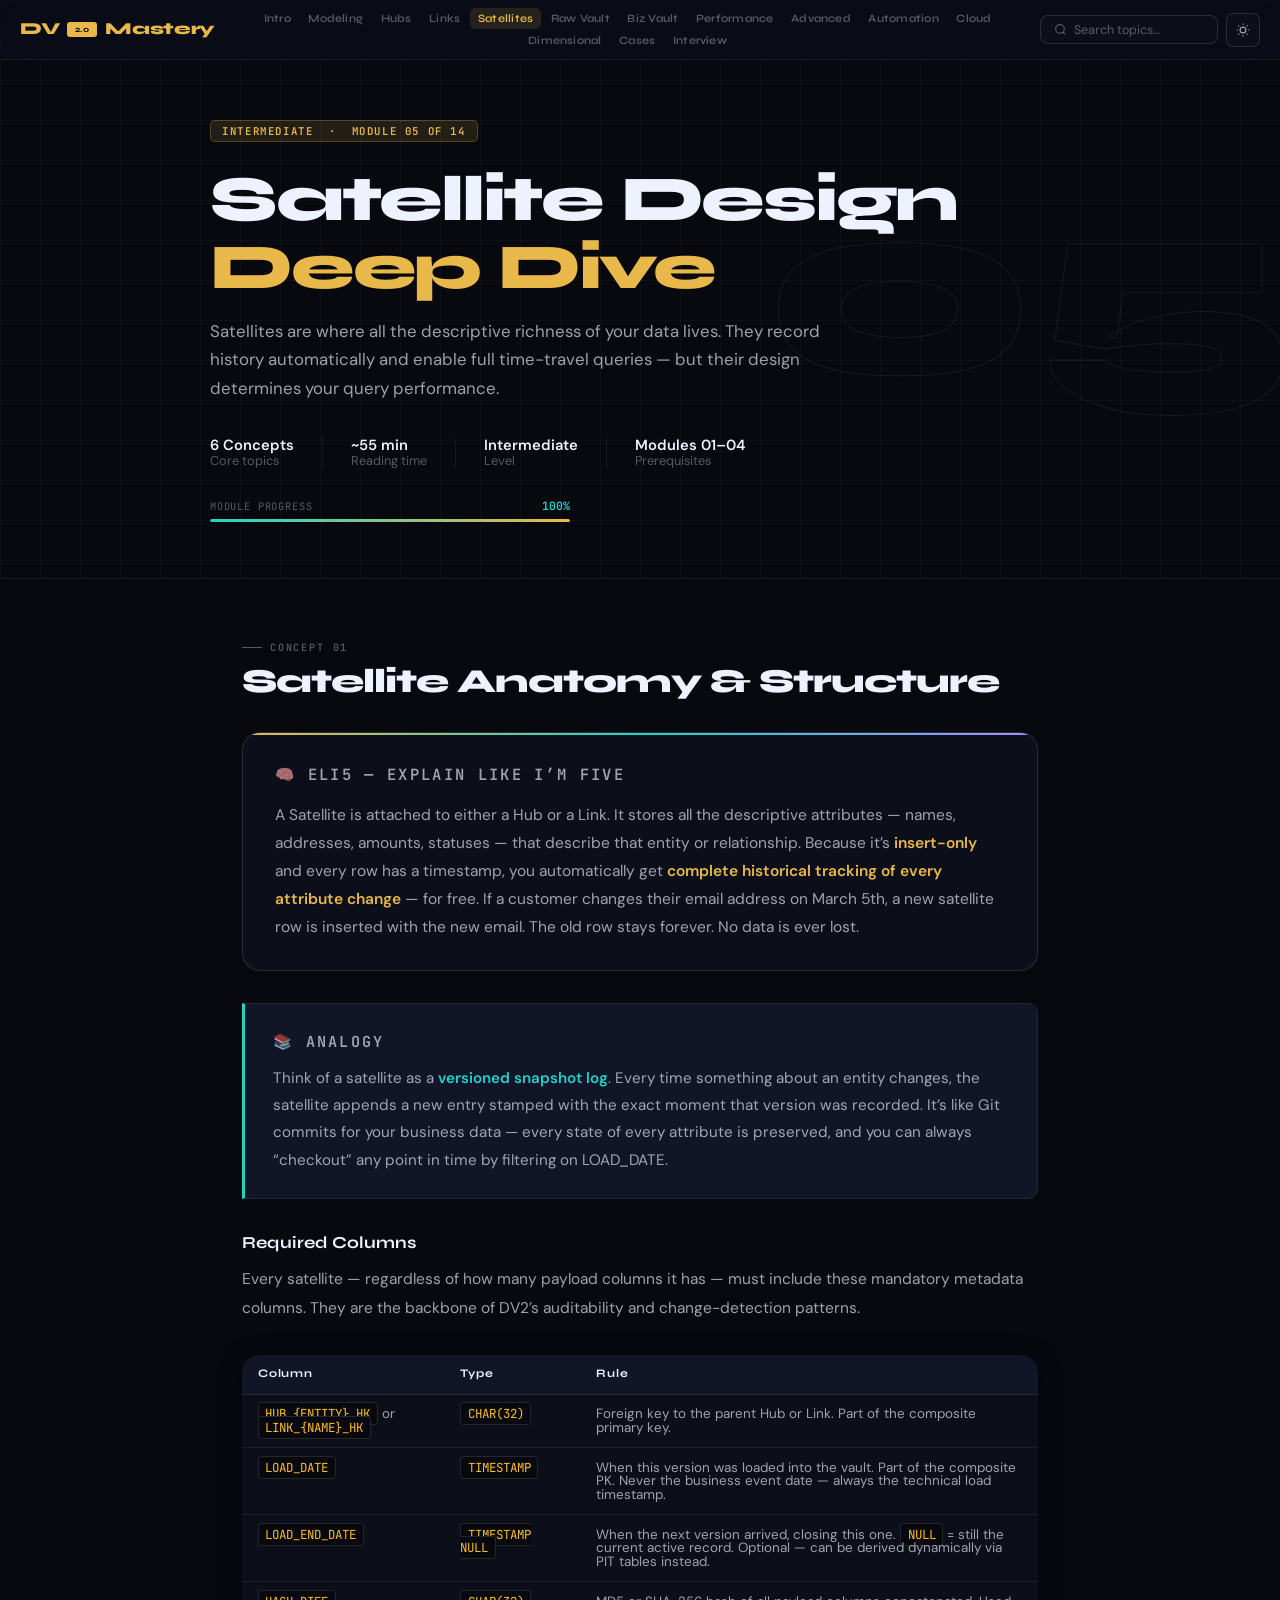
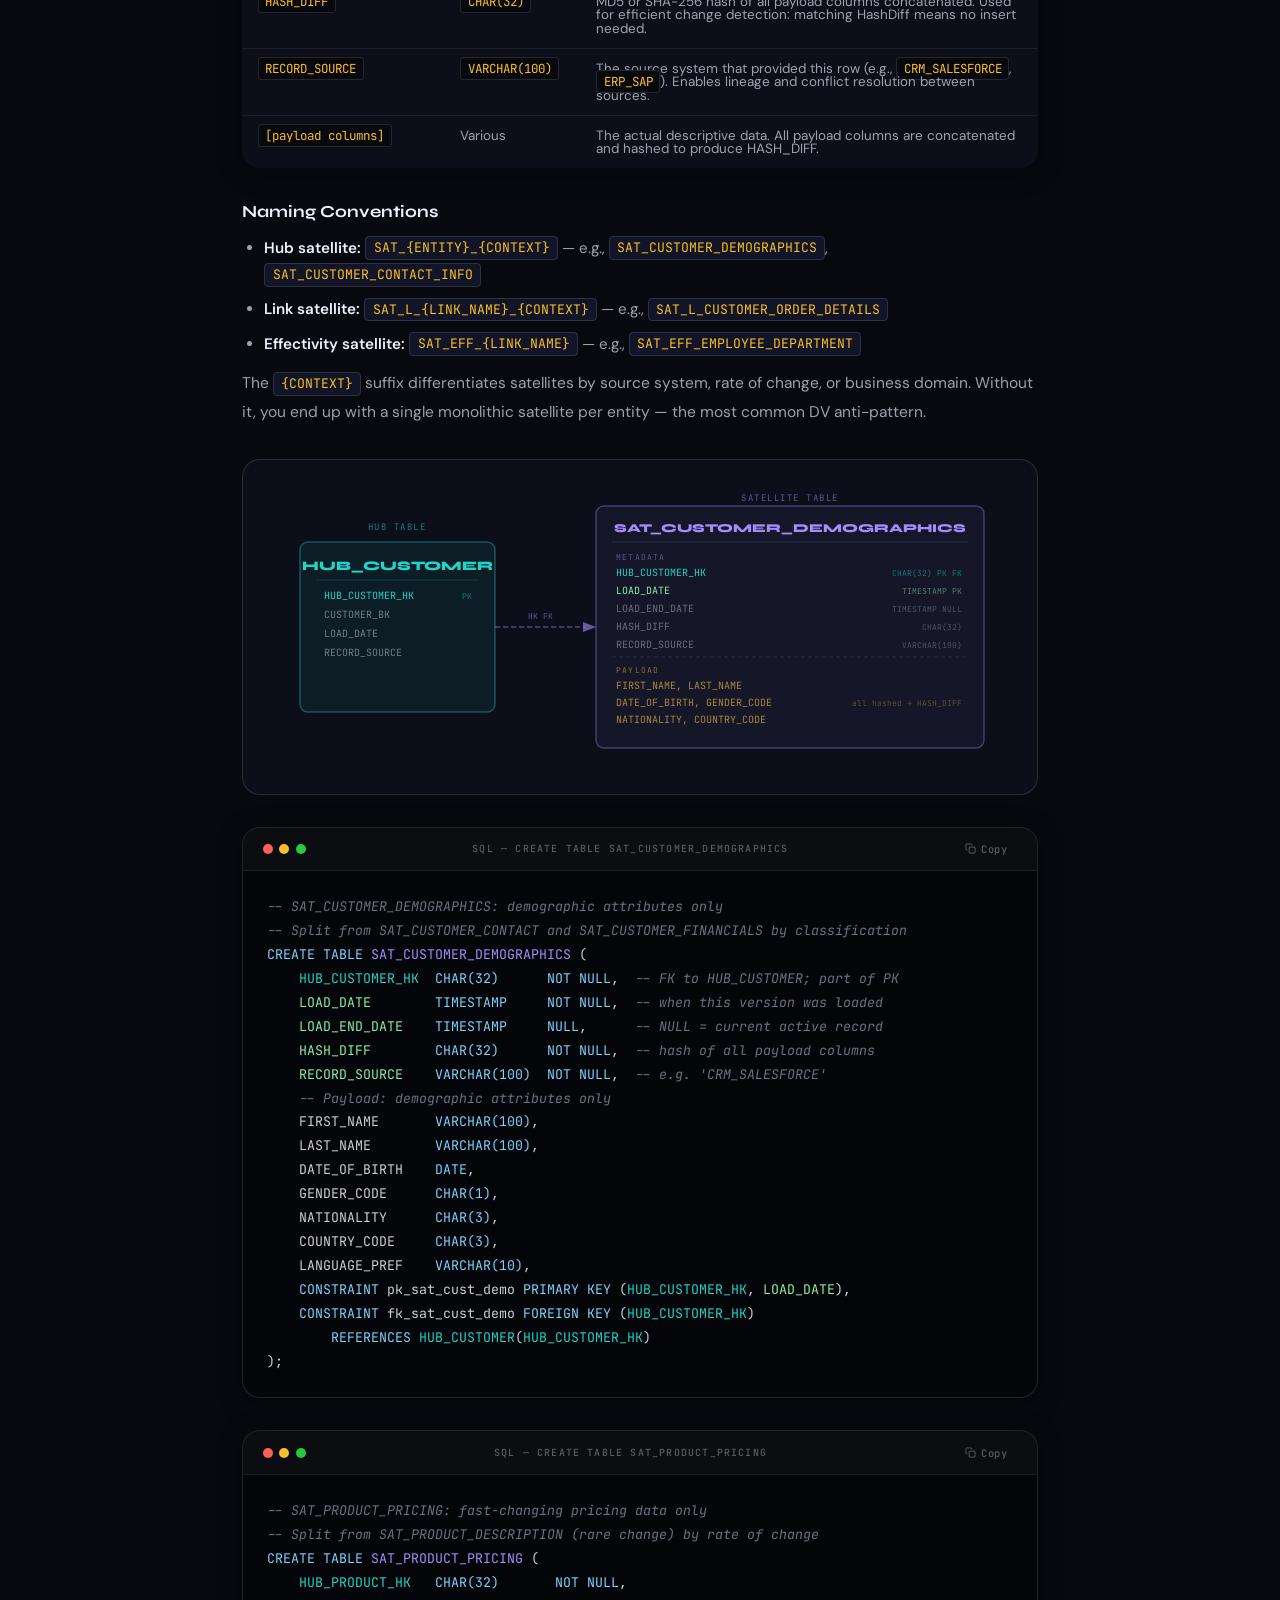
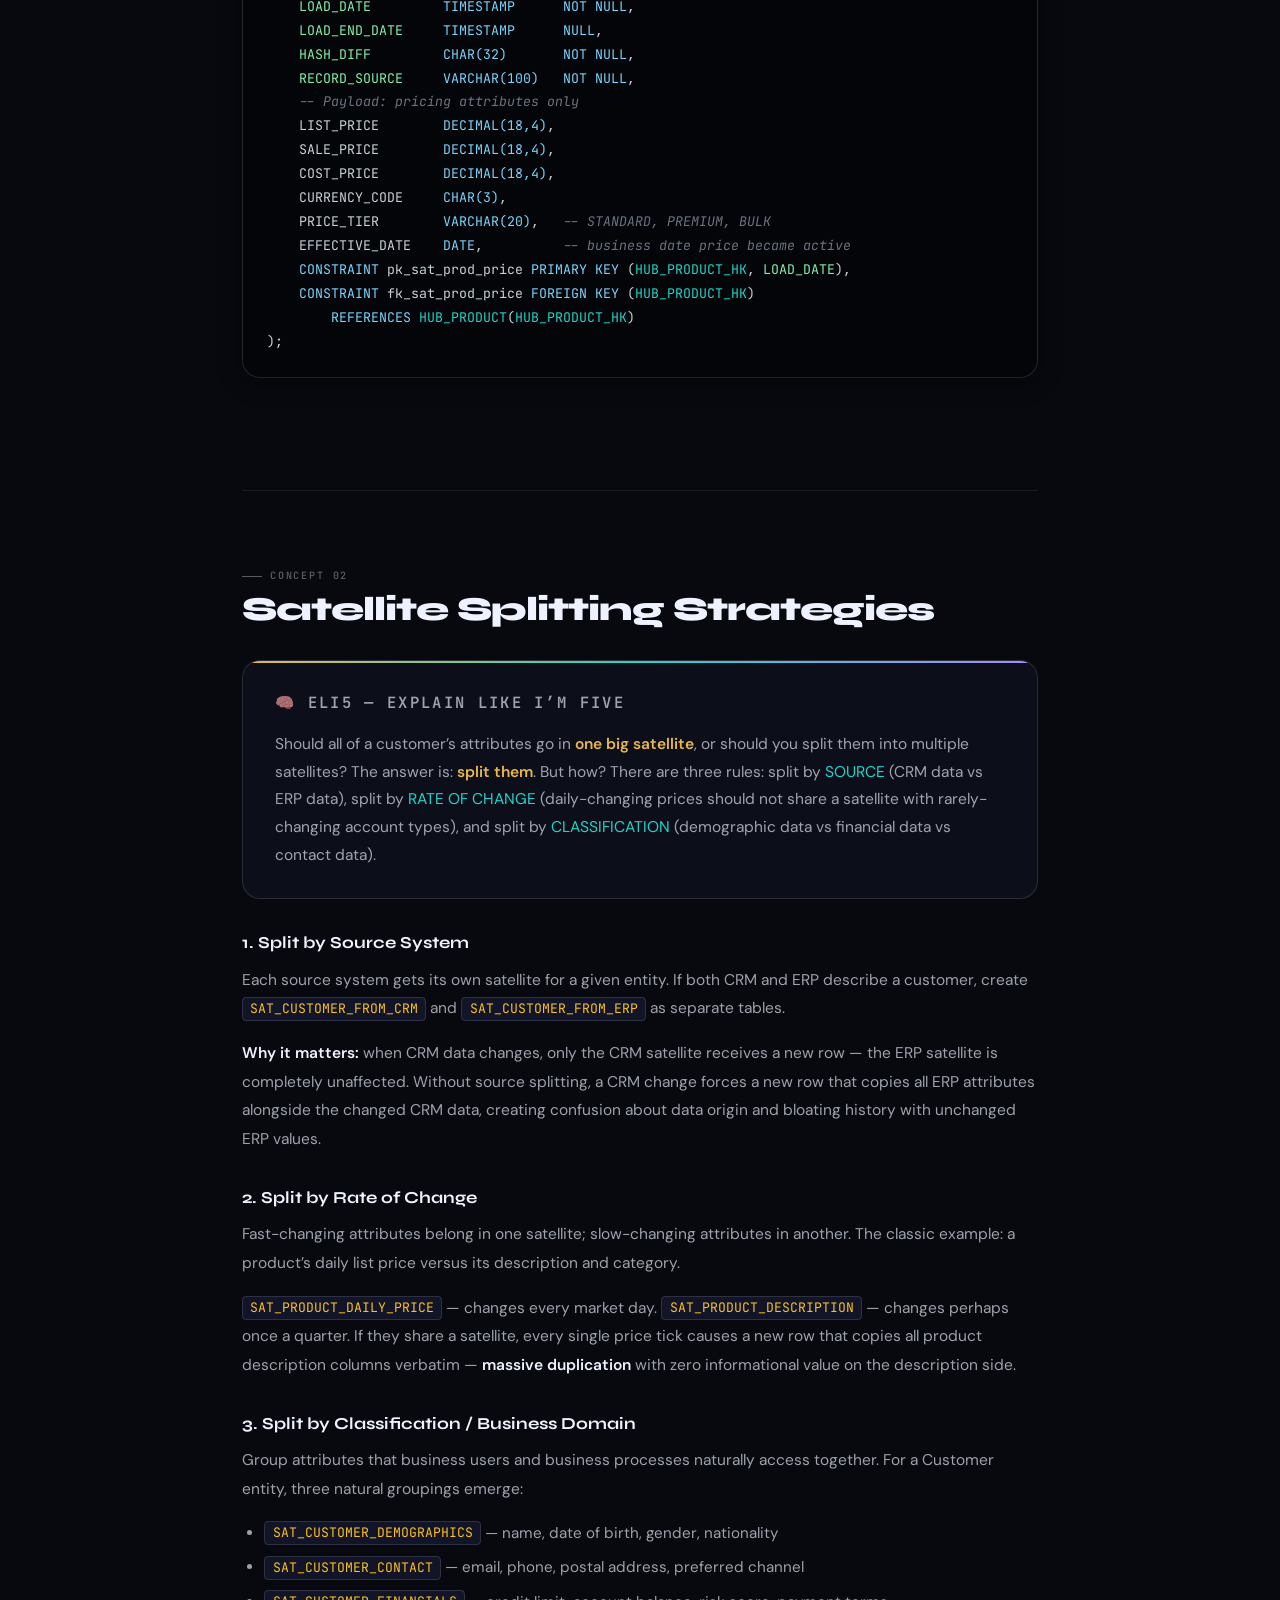
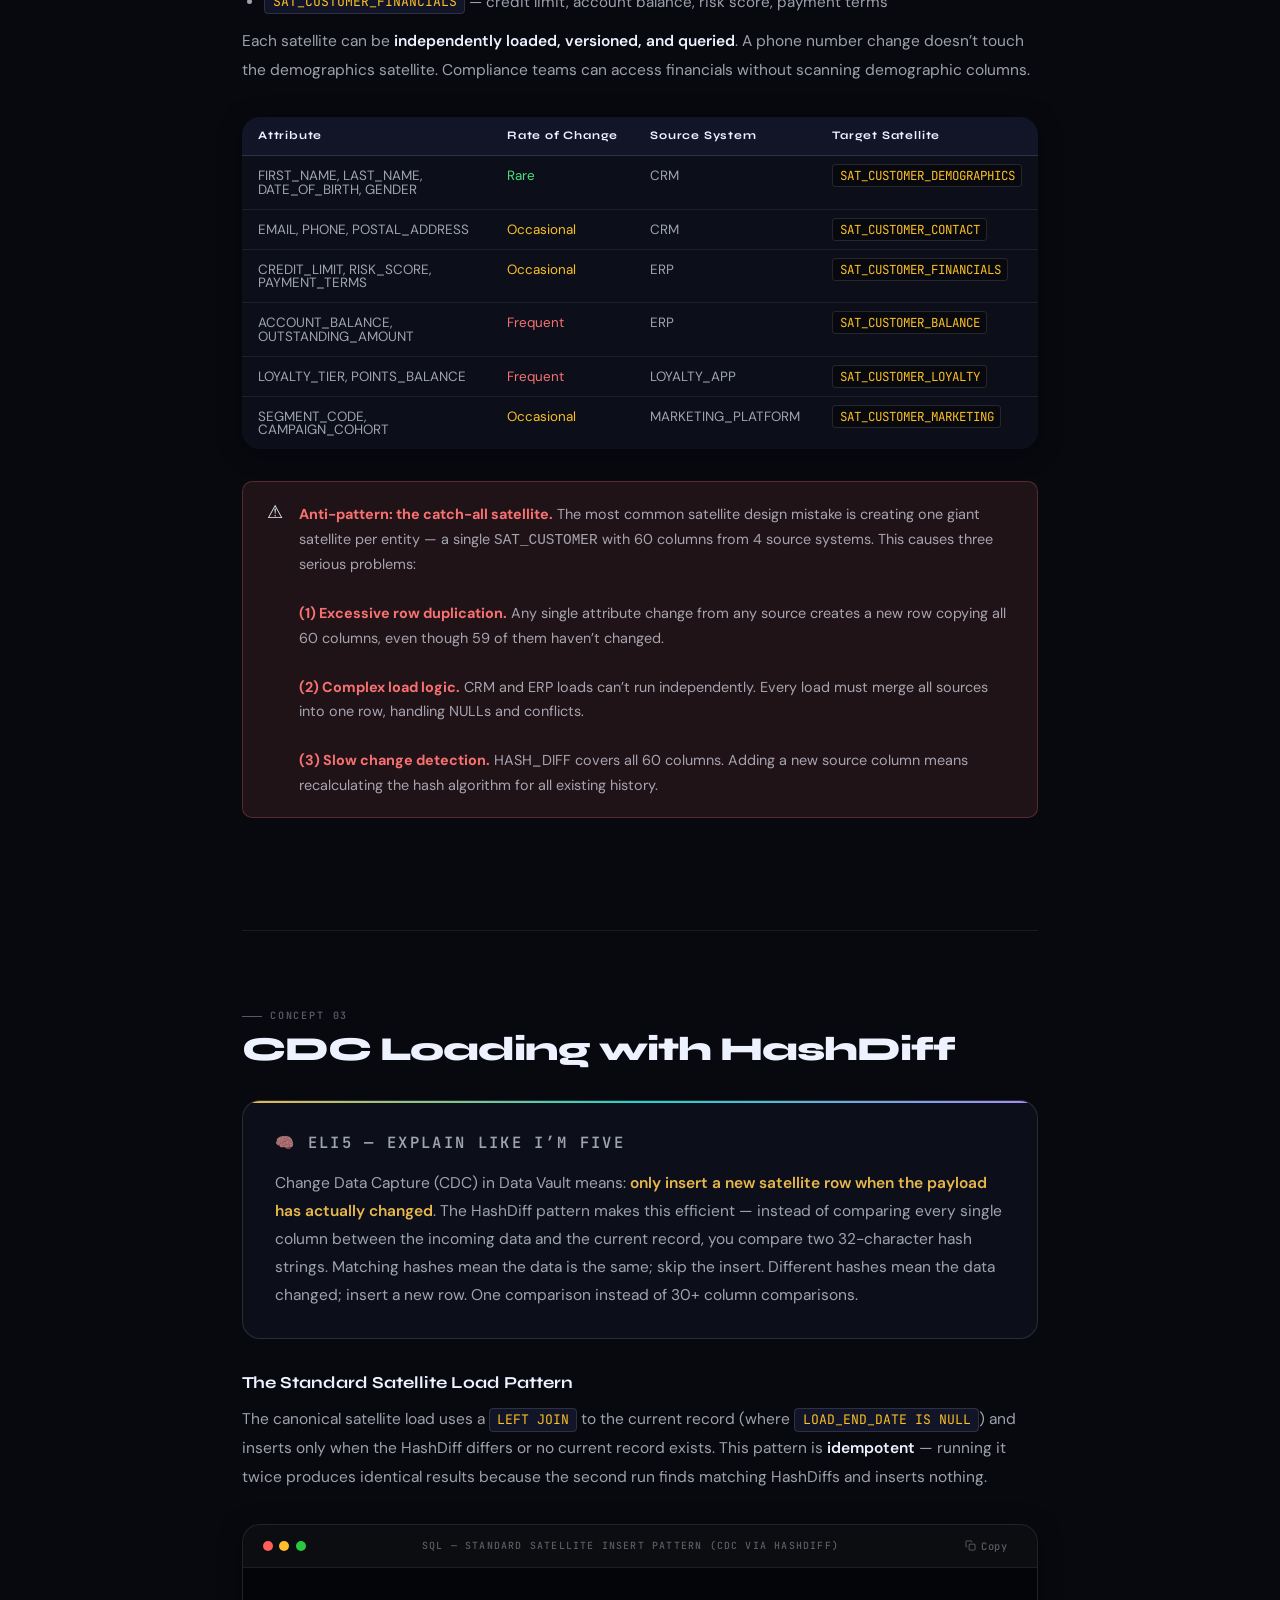
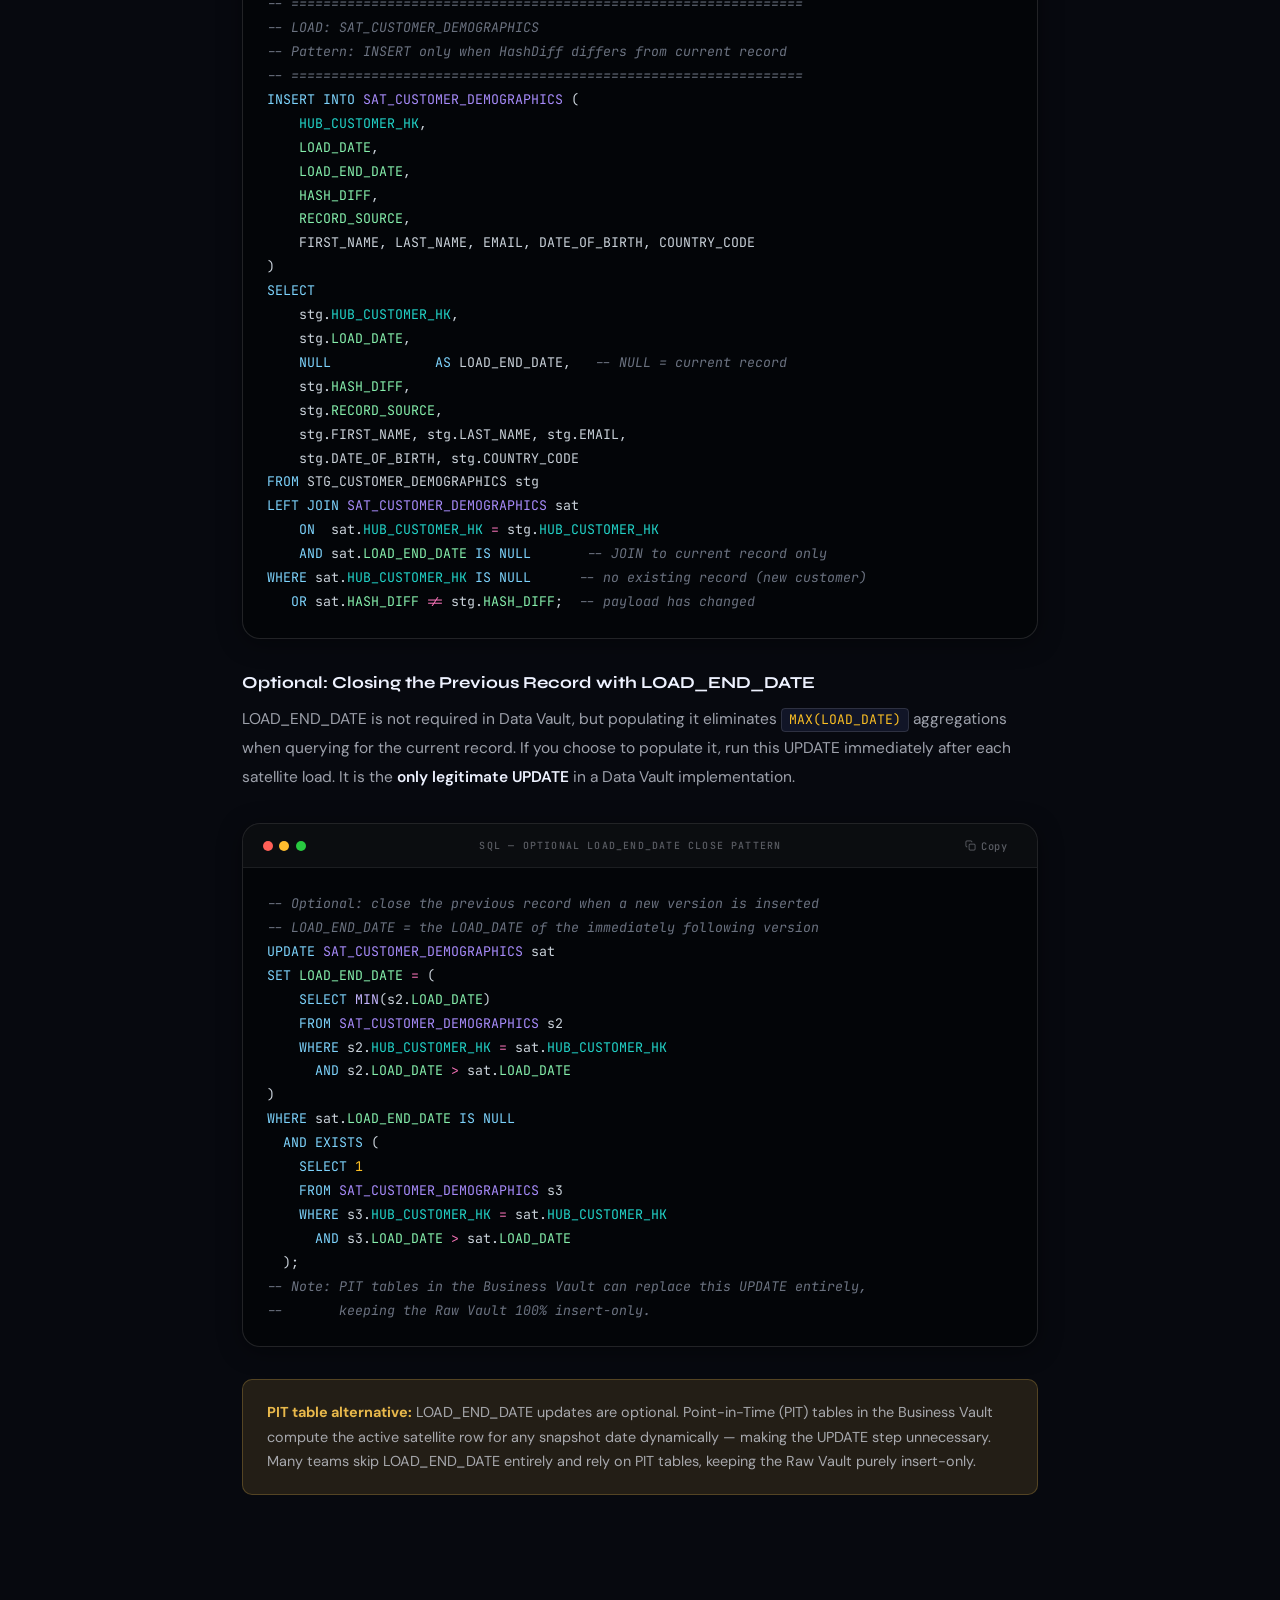
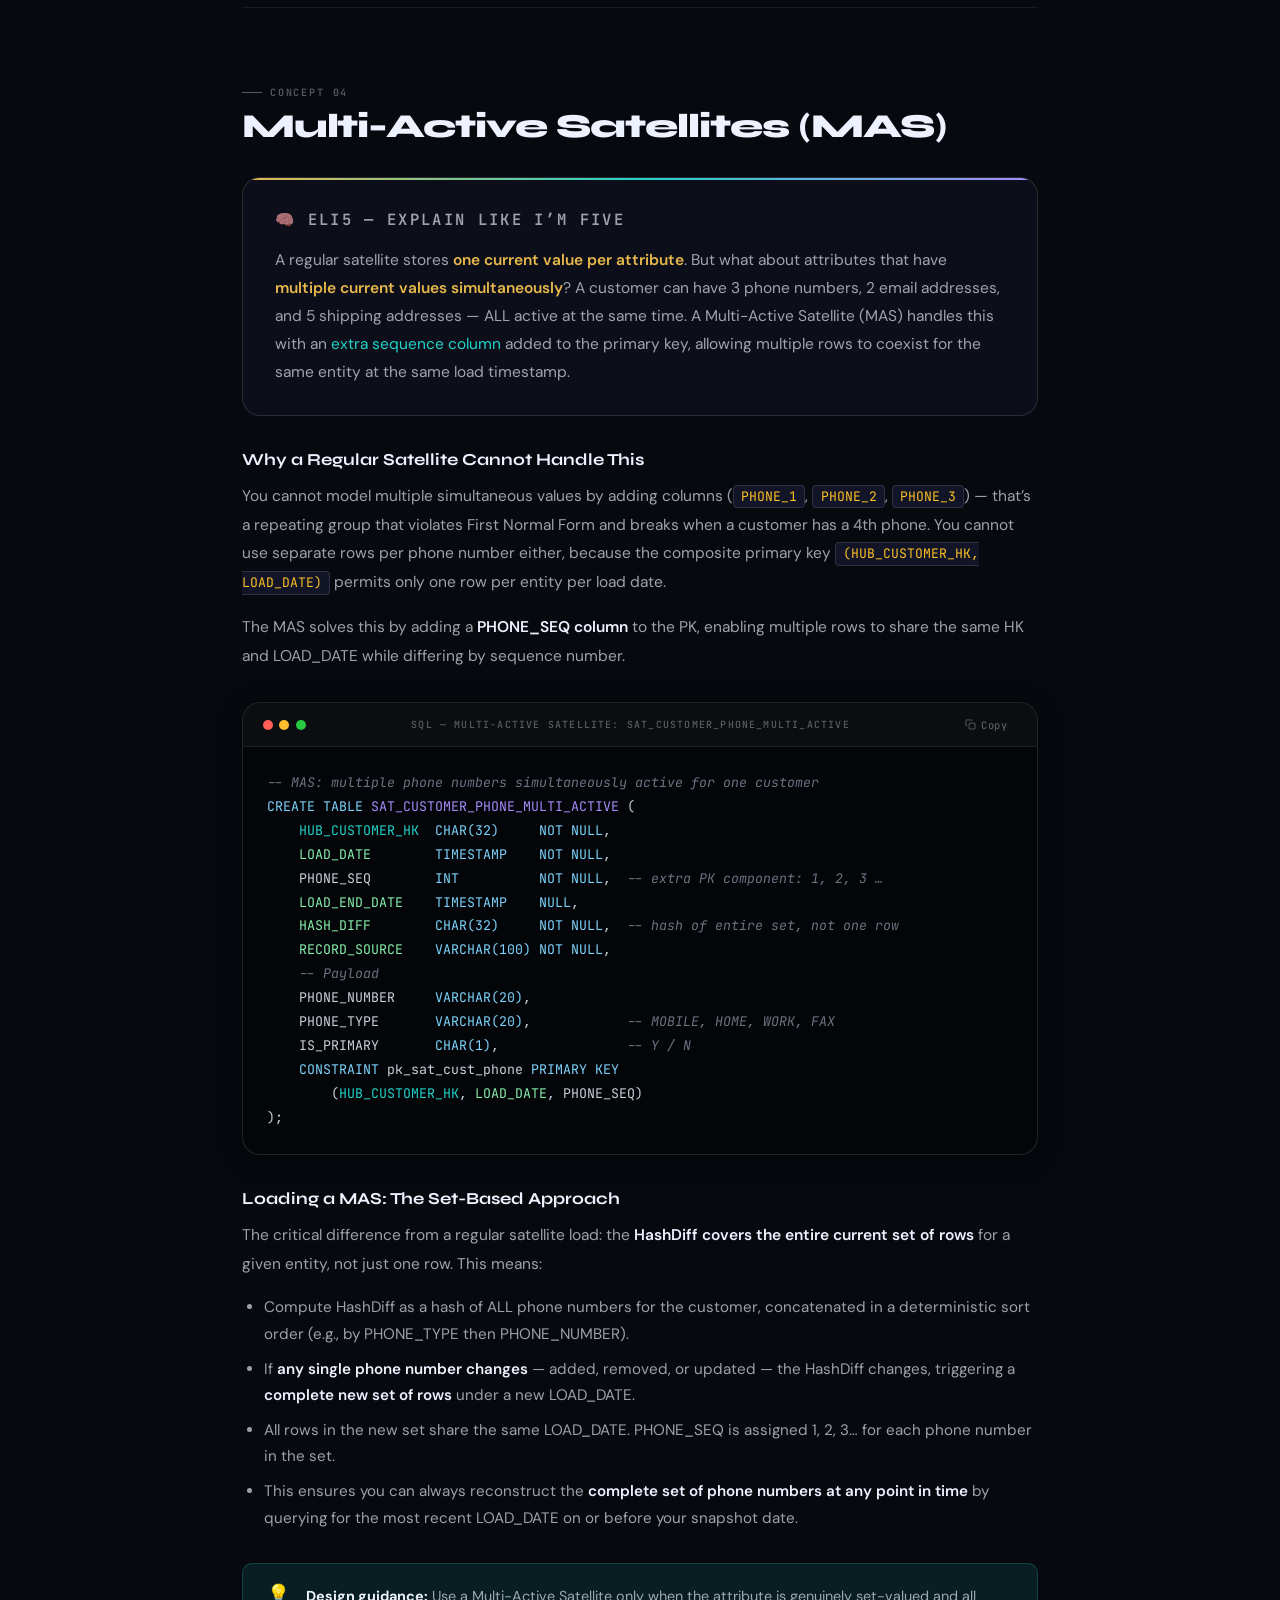
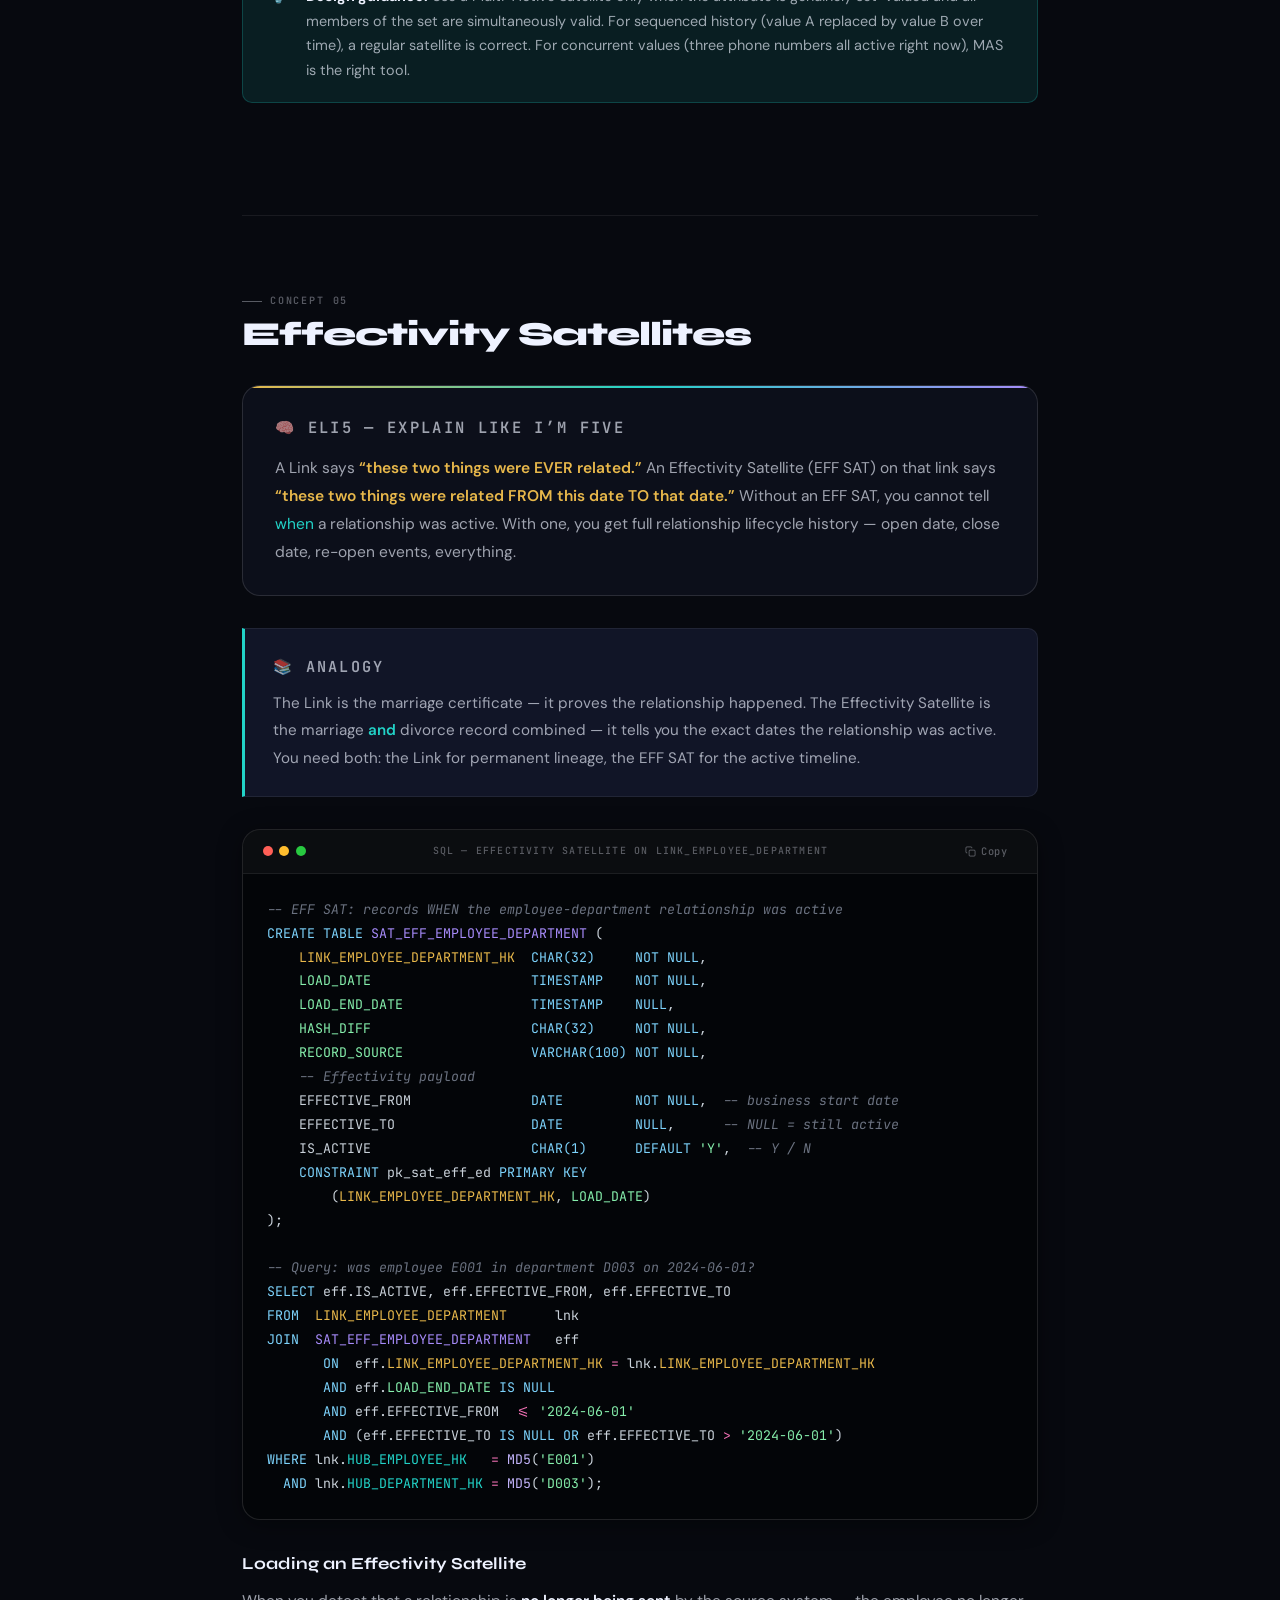
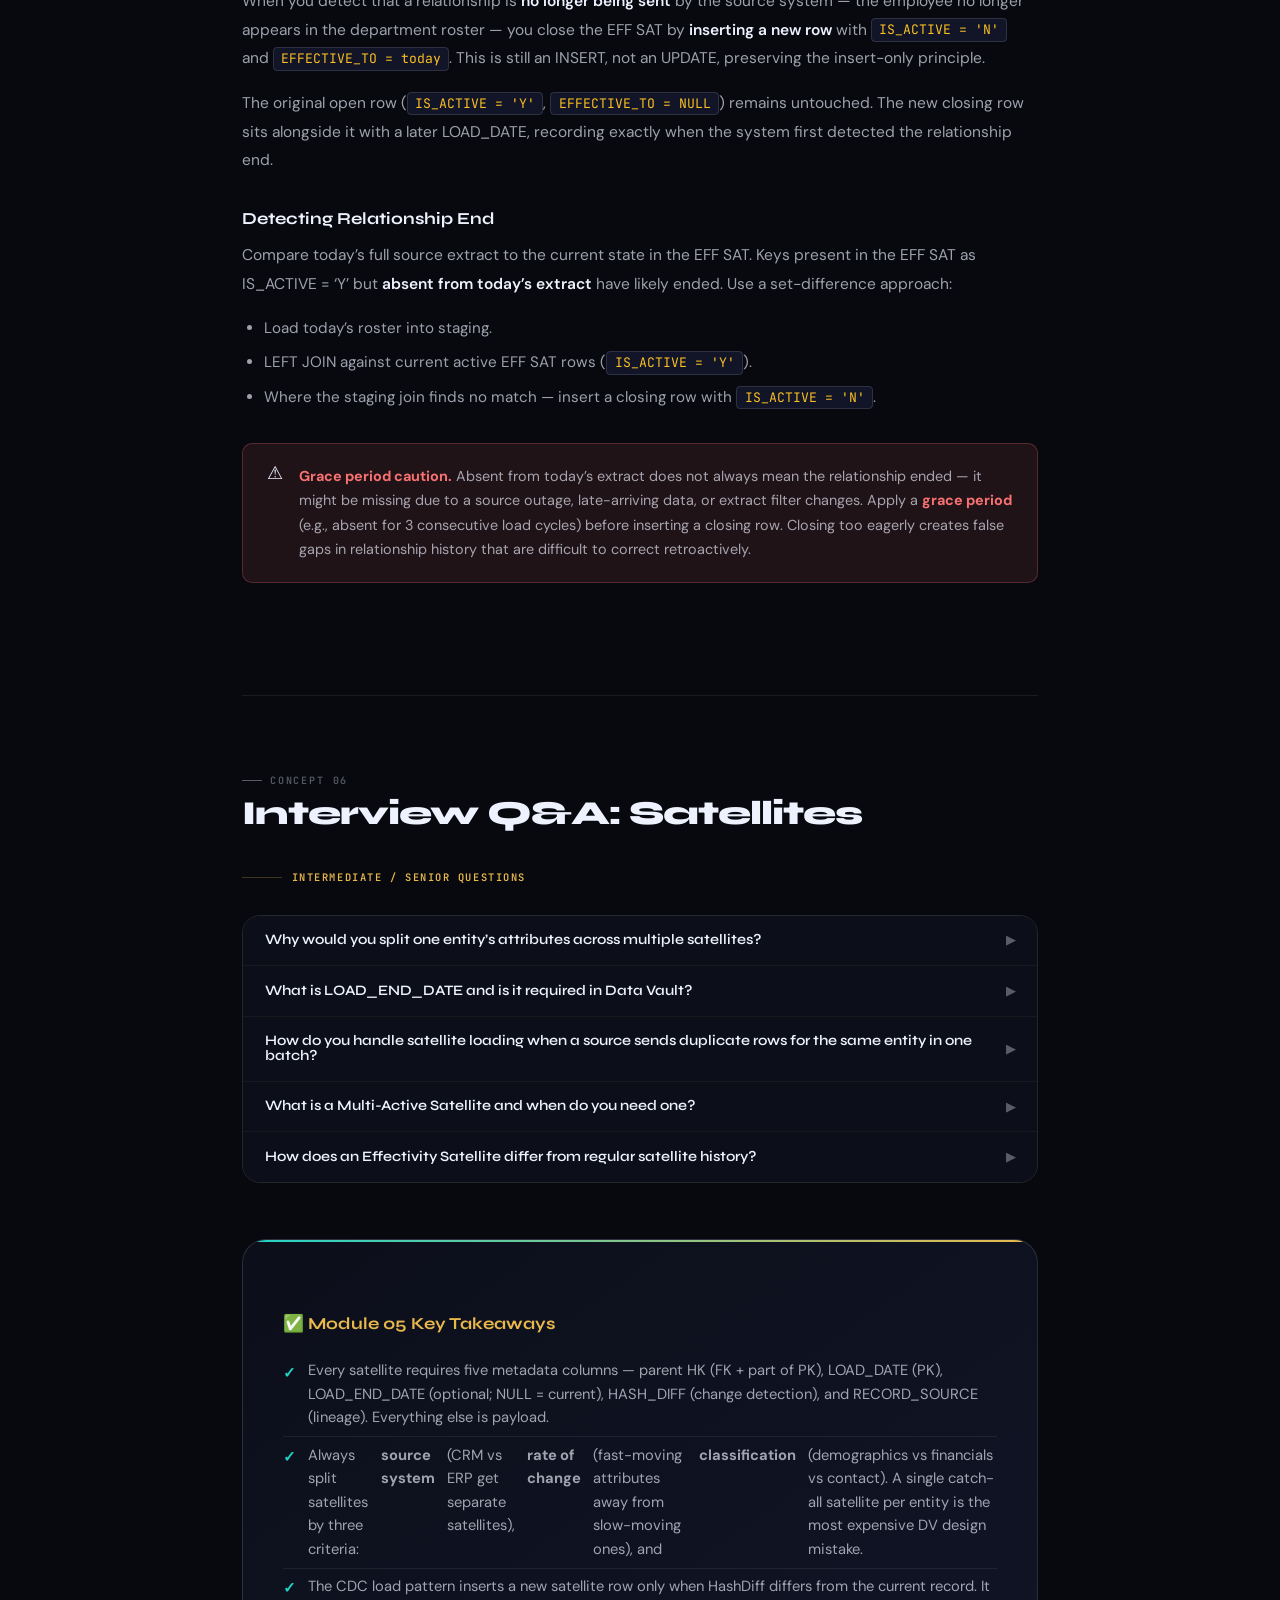
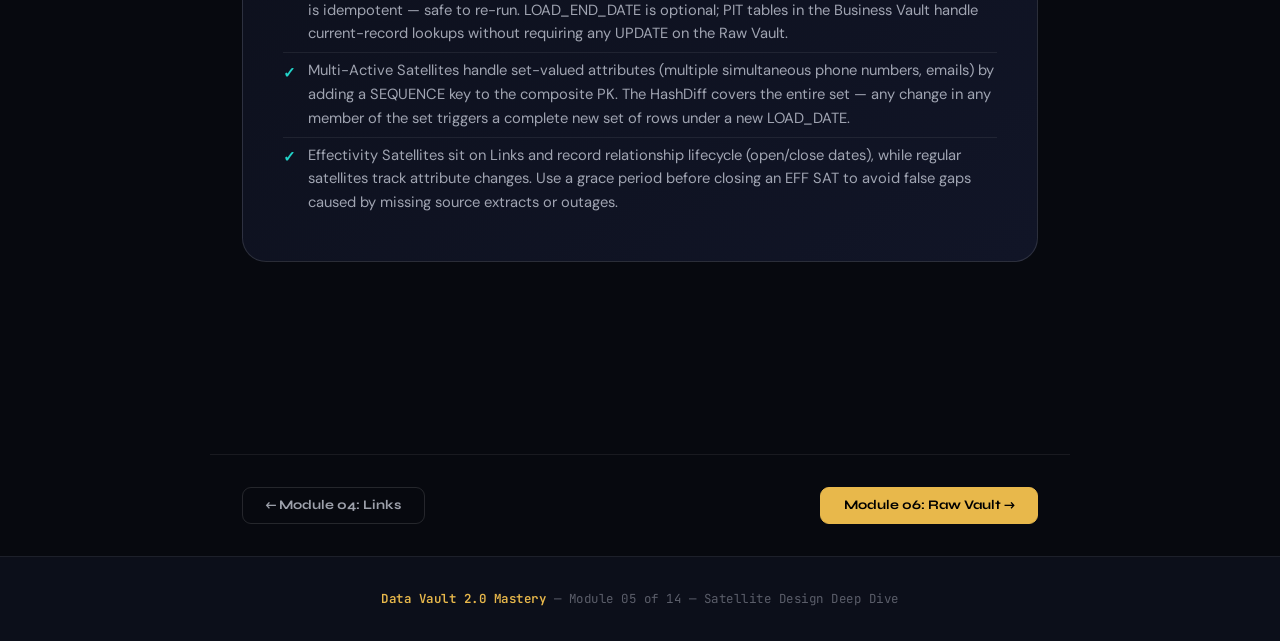
<file: modules/module05.html>
﻿<!DOCTYPE html>
<html lang="en" data-theme="dark">
<head>
<meta charset="UTF-8">
<meta name="viewport" content="width=device-width, initial-scale=1.0">
<meta name="description" content="Satellite Design Deep Dive — splitting strategies, CDC loading with HashDiff, Multi-Active Satellites, Effectivity Satellites, and full interview Q&A for Data Vault 2.0.">
<title>Module 05: Satellite Design Deep Dive | DV2 Mastery</title>
<link rel="icon" type="image/svg+xml" href="../assets/favicon.svg">
<link rel="stylesheet" href="../assets/css/styles.css">
</head>
<body>

<!-- READING PROGRESS -->
<div class="reading-progress"><div class="reading-progress-bar"></div></div>

<!-- NAV -->
<nav class="nav">
  <a href="../index.html" class="nav-logo">DV<span class="nav-logo-badge">2.0</span>Mastery</a>
  <div class="nav-links">
    <a href="module01.html">Intro</a>
    <a href="module02.html">Modeling</a>
    <a href="module03.html">Hubs</a>
    <a href="module04.html">Links</a>
    <a href="module05.html" class="active">Satellites</a>
    <a href="module06.html">Raw Vault</a>
    <a href="module07.html">Biz Vault</a>
    <a href="module08.html">Performance</a>
    <a href="module09.html">Advanced</a>
    <a href="module10.html">Automation</a>
    <a href="module11.html">Cloud</a>
    <a href="module12.html">Dimensional</a>
    <a href="module13.html">Cases</a>
    <a href="module14.html">Interview</a>
  </div>
  <div class="nav-actions">
    <div class="nav-search">
      <svg width="13" height="13" viewBox="0 0 24 24" fill="none" stroke="currentColor" stroke-width="2"><circle cx="11" cy="11" r="8"/><line x1="21" y1="21" x2="16.65" y2="16.65"/></svg>
      <input type="text" placeholder="Search topics&hellip;" aria-label="Search topics">
    </div>
    <button class="btn-icon" id="theme-toggle" title="Toggle theme" aria-label="Toggle theme">
      <svg width="14" height="14" viewBox="0 0 24 24" fill="none" stroke="currentColor" stroke-width="2"><circle cx="12" cy="12" r="5"/><line x1="12" y1="1" x2="12" y2="3"/><line x1="12" y1="21" x2="12" y2="23"/><line x1="4.22" y1="4.22" x2="5.64" y2="5.64"/><line x1="18.36" y1="18.36" x2="19.78" y2="19.78"/><line x1="1" y1="12" x2="3" y2="12"/><line x1="21" y1="12" x2="23" y2="12"/><line x1="4.22" y1="19.78" x2="5.64" y2="18.36"/><line x1="18.36" y1="5.64" x2="19.78" y2="4.22"/></svg>
    </button>
  </div>
</nav>
<div id="search-dropdown" class="search-dropdown" role="listbox"></div>

<!-- MODULE HERO -->
<header class="mod-hero">
  <div class="mod-hero-grid"></div>
  <div class="mod-hero-ghost">05</div>
  <div class="mod-hero-inner">
    <span class="mod-tag" style="color:var(--gold);border-color:var(--gold-border);background:var(--gold-dim)">
      Intermediate &nbsp;&middot;&nbsp; Module 05 of 14
    </span>
    <h1>Satellite Design<br><em style="color:var(--gold)">Deep Dive</em></h1>
    <p class="mod-hero-desc">
      Satellites are where all the descriptive richness of your data lives. They record history automatically and enable full time-travel queries &mdash; but their design determines your query performance.
    </p>
    <div class="mod-meta">
      <div class="mod-meta-item"><strong>6 Concepts</strong>Core topics</div>
      <div class="mod-meta-item"><strong>~55 min</strong>Reading time</div>
      <div class="mod-meta-item"><strong>Intermediate</strong>Level</div>
      <div class="mod-meta-item"><strong>Modules 01&ndash;04</strong>Prerequisites</div>
    </div>
    <div class="mod-progress">
      <div class="mod-progress-row">
        <span class="mod-progress-label">Module Progress</span>
        <span class="mod-progress-pct">0%</span>
      </div>
      <div class="mod-progress-track"><div class="mod-progress-fill" style="width:0%"></div></div>
    </div>
  </div>
</header>

<!-- CONTENT -->
<main class="content">

  <!-- ============================================================
       CONCEPT 1: SATELLITE ANATOMY & STRUCTURE
       ============================================================ -->
  <article class="concept" data-topic="sat-anatomy" id="sat-anatomy">
    <p class="concept-num">Concept 01</p>
    <h2>Satellite Anatomy &amp; Structure</h2>

    <div class="eli5">
      <p class="eli5-label">&#129504; ELI5 &mdash; Explain Like I&rsquo;m Five</p>
      <p>
        A Satellite is attached to either a Hub or a Link. It stores all the descriptive attributes &mdash; names, addresses, amounts, statuses &mdash; that describe that entity or relationship. Because it&rsquo;s <strong>insert-only</strong> and every row has a timestamp, you automatically get <strong>complete historical tracking of every attribute change</strong> &mdash; for free. If a customer changes their email address on March 5th, a new satellite row is inserted with the new email. The old row stays forever. No data is ever lost.
      </p>
    </div>

    <div class="analogy">
      <p class="analogy-label">&#128218; Analogy</p>
      <p>
        Think of a satellite as a <strong>versioned snapshot log</strong>. Every time something about an entity changes, the satellite appends a new entry stamped with the exact moment that version was recorded. It&rsquo;s like Git commits for your business data &mdash; every state of every attribute is preserved, and you can always &ldquo;checkout&rdquo; any point in time by filtering on LOAD_DATE.
      </p>
    </div>

    <div class="detail">
      <h3>Required Columns</h3>
      <p>Every satellite &mdash; regardless of how many payload columns it has &mdash; must include these mandatory metadata columns. They are the backbone of DV2&rsquo;s auditability and change-detection patterns.</p>
    </div>

    <table class="data-table">
      <thead>
        <tr>
          <th>Column</th>
          <th>Type</th>
          <th>Rule</th>
        </tr>
      </thead>
      <tbody>
        <tr>
          <td><code>HUB_{ENTITY}_HK</code> or <code>LINK_{NAME}_HK</code></td>
          <td><code>CHAR(32)</code></td>
          <td>Foreign key to the parent Hub or Link. Part of the composite primary key.</td>
        </tr>
        <tr>
          <td><code>LOAD_DATE</code></td>
          <td><code>TIMESTAMP</code></td>
          <td>When this version was loaded into the vault. Part of the composite PK. Never the business event date &mdash; always the technical load timestamp.</td>
        </tr>
        <tr>
          <td><code>LOAD_END_DATE</code></td>
          <td><code>TIMESTAMP NULL</code></td>
          <td>When the next version arrived, closing this one. <code>NULL</code> = still the current active record. Optional &mdash; can be derived dynamically via PIT tables instead.</td>
        </tr>
        <tr>
          <td><code>HASH_DIFF</code></td>
          <td><code>CHAR(32)</code></td>
          <td>MD5 or SHA-256 hash of all payload columns concatenated. Used for efficient change detection: matching HashDiff means no insert needed.</td>
        </tr>
        <tr>
          <td><code>RECORD_SOURCE</code></td>
          <td><code>VARCHAR(100)</code></td>
          <td>The source system that provided this row (e.g., <code>CRM_SALESFORCE</code>, <code>ERP_SAP</code>). Enables lineage and conflict resolution between sources.</td>
        </tr>
        <tr>
          <td><code>[payload columns]</code></td>
          <td>Various</td>
          <td>The actual descriptive data. All payload columns are concatenated and hashed to produce HASH_DIFF.</td>
        </tr>
      </tbody>
    </table>

    <div class="detail">
      <h3>Naming Conventions</h3>
      <ul>
        <li><strong>Hub satellite:</strong> <code>SAT_{ENTITY}_{CONTEXT}</code> &mdash; e.g., <code>SAT_CUSTOMER_DEMOGRAPHICS</code>, <code>SAT_CUSTOMER_CONTACT_INFO</code></li>
        <li><strong>Link satellite:</strong> <code>SAT_L_{LINK_NAME}_{CONTEXT}</code> &mdash; e.g., <code>SAT_L_CUSTOMER_ORDER_DETAILS</code></li>
        <li><strong>Effectivity satellite:</strong> <code>SAT_EFF_{LINK_NAME}</code> &mdash; e.g., <code>SAT_EFF_EMPLOYEE_DEPARTMENT</code></li>
      </ul>
      <p>The <code>{CONTEXT}</code> suffix differentiates satellites by source system, rate of change, or business domain. Without it, you end up with a single monolithic satellite per entity &mdash; the most common DV anti-pattern.</p>
    </div>

    <!-- SVG Diagram -->
    <div class="diagram">
      <svg viewBox="0 0 720 270" fill="none" xmlns="http://www.w3.org/2000/svg" aria-label="Satellite anatomy: Hub connected to Satellite with labeled columns">
        <!-- Hub box -->
        <rect x="20" y="50" width="195" height="170" rx="8" fill="rgba(34,211,200,0.07)" stroke="rgba(34,211,200,0.35)" stroke-width="1.5"/>
        <text x="117" y="38" text-anchor="middle" font-family="JetBrains Mono,monospace" font-size="9" fill="rgba(34,211,200,0.55)" letter-spacing="1.5">HUB TABLE</text>
        <text x="117" y="78" text-anchor="middle" font-family="Syne,sans-serif" font-size="13" font-weight="800" fill="#22d3c8">HUB_CUSTOMER</text>
        <line x1="36" y1="88" x2="199" y2="88" stroke="rgba(34,211,200,0.2)" stroke-width="1"/>
        <text x="44" y="107" font-family="JetBrains Mono,monospace" font-size="10" fill="#22d3c8">HUB_CUSTOMER_HK</text>
        <text x="192" y="107" text-anchor="end" font-family="JetBrains Mono,monospace" font-size="8" fill="rgba(34,211,200,0.5)">PK</text>
        <text x="44" y="126" font-family="JetBrains Mono,monospace" font-size="10" fill="rgba(238,242,255,0.45)">CUSTOMER_BK</text>
        <text x="44" y="145" font-family="JetBrains Mono,monospace" font-size="10" fill="rgba(238,242,255,0.45)">LOAD_DATE</text>
        <text x="44" y="164" font-family="JetBrains Mono,monospace" font-size="10" fill="rgba(238,242,255,0.45)">RECORD_SOURCE</text>

        <!-- Arrow -->
        <line x1="215" y1="135" x2="305" y2="135" stroke="rgba(167,139,250,0.45)" stroke-width="1.5" stroke-dasharray="5,3"/>
        <polygon points="303,130 316,135 303,140" fill="rgba(167,139,250,0.6)"/>
        <text x="260" y="127" text-anchor="middle" font-family="JetBrains Mono,monospace" font-size="8" fill="rgba(167,139,250,0.55)">HK FK</text>

        <!-- Satellite box -->
        <rect x="316" y="14" width="388" height="242" rx="8" fill="rgba(167,139,250,0.06)" stroke="rgba(167,139,250,0.35)" stroke-width="1.5"/>
        <text x="510" y="9" text-anchor="middle" font-family="JetBrains Mono,monospace" font-size="9" fill="rgba(167,139,250,0.55)" letter-spacing="1.5">SATELLITE TABLE</text>
        <text x="510" y="40" text-anchor="middle" font-family="Syne,sans-serif" font-size="12" font-weight="800" fill="#a78bfa">SAT_CUSTOMER_DEMOGRAPHICS</text>
        <line x1="332" y1="50" x2="688" y2="50" stroke="rgba(167,139,250,0.2)" stroke-width="1"/>

        <!-- Metadata label -->
        <text x="336" y="68" font-family="JetBrains Mono,monospace" font-size="8" fill="rgba(167,139,250,0.5)" letter-spacing="1.2">METADATA</text>
        <text x="336" y="84" font-family="JetBrains Mono,monospace" font-size="10" fill="#22d3c8">HUB_CUSTOMER_HK</text>
        <text x="682" y="84" text-anchor="end" font-family="JetBrains Mono,monospace" font-size="8" fill="rgba(34,211,200,0.5)">CHAR(32) PK FK</text>
        <text x="336" y="102" font-family="JetBrains Mono,monospace" font-size="10" fill="#86efac">LOAD_DATE</text>
        <text x="682" y="102" text-anchor="end" font-family="JetBrains Mono,monospace" font-size="8" fill="rgba(134,239,172,0.5)">TIMESTAMP PK</text>
        <text x="336" y="120" font-family="JetBrains Mono,monospace" font-size="10" fill="rgba(238,242,255,0.4)">LOAD_END_DATE</text>
        <text x="682" y="120" text-anchor="end" font-family="JetBrains Mono,monospace" font-size="8" fill="rgba(238,242,255,0.28)">TIMESTAMP NULL</text>
        <text x="336" y="138" font-family="JetBrains Mono,monospace" font-size="10" fill="rgba(238,242,255,0.4)">HASH_DIFF</text>
        <text x="682" y="138" text-anchor="end" font-family="JetBrains Mono,monospace" font-size="8" fill="rgba(238,242,255,0.28)">CHAR(32)</text>
        <text x="336" y="156" font-family="JetBrains Mono,monospace" font-size="10" fill="rgba(238,242,255,0.4)">RECORD_SOURCE</text>
        <text x="682" y="156" text-anchor="end" font-family="JetBrains Mono,monospace" font-size="8" fill="rgba(238,242,255,0.28)">VARCHAR(100)</text>

        <!-- Divider -->
        <line x1="332" y1="165" x2="688" y2="165" stroke="rgba(167,139,250,0.18)" stroke-width="1" stroke-dasharray="4,3"/>

        <!-- Payload label -->
        <text x="336" y="181" font-family="JetBrains Mono,monospace" font-size="8" fill="rgba(232,184,75,0.55)" letter-spacing="1.2">PAYLOAD</text>
        <text x="336" y="197" font-family="JetBrains Mono,monospace" font-size="10" fill="rgba(232,184,75,0.7)">FIRST_NAME, LAST_NAME</text>
        <text x="336" y="214" font-family="JetBrains Mono,monospace" font-size="10" fill="rgba(232,184,75,0.7)">DATE_OF_BIRTH, GENDER_CODE</text>
        <text x="336" y="231" font-family="JetBrains Mono,monospace" font-size="10" fill="rgba(232,184,75,0.7)">NATIONALITY, COUNTRY_CODE</text>
        <text x="682" y="214" text-anchor="end" font-family="JetBrains Mono,monospace" font-size="8" fill="rgba(232,184,75,0.35)">all hashed &rarr; HASH_DIFF</text>
      </svg>
    </div>

    <div class="code-block">
      <div class="code-header">
        <div class="code-dots"><span class="code-dot"></span><span class="code-dot"></span><span class="code-dot"></span></div>
        <span class="code-label">SQL &mdash; CREATE TABLE SAT_CUSTOMER_DEMOGRAPHICS</span>
        <button class="copy-btn" aria-label="Copy code">
          <svg width="11" height="11" viewBox="0 0 24 24" fill="none" stroke="currentColor" stroke-width="2"><rect x="9" y="9" width="13" height="13" rx="2"/><path d="M5 15H4a2 2 0 0 1-2-2V4a2 2 0 0 1 2-2h9a2 2 0 0 1 2 2v1"/></svg>
          Copy
        </button>
      </div>
      <pre><span class="cm">-- SAT_CUSTOMER_DEMOGRAPHICS: demographic attributes only</span>
<span class="cm">-- Split from SAT_CUSTOMER_CONTACT and SAT_CUSTOMER_FINANCIALS by classification</span>
<span class="kw">CREATE TABLE</span> <span class="sat">SAT_CUSTOMER_DEMOGRAPHICS</span> (
    <span class="hub">HUB_CUSTOMER_HK</span>  <span class="typ">CHAR(32)</span>      <span class="kw">NOT NULL</span>,  <span class="cm">-- FK to HUB_CUSTOMER; part of PK</span>
    <span class="str">LOAD_DATE</span>        <span class="typ">TIMESTAMP</span>     <span class="kw">NOT NULL</span>,  <span class="cm">-- when this version was loaded</span>
    <span class="str">LOAD_END_DATE</span>    <span class="typ">TIMESTAMP</span>     <span class="kw">NULL</span>,      <span class="cm">-- NULL = current active record</span>
    <span class="str">HASH_DIFF</span>        <span class="typ">CHAR(32)</span>      <span class="kw">NOT NULL</span>,  <span class="cm">-- hash of all payload columns</span>
    <span class="str">RECORD_SOURCE</span>    <span class="typ">VARCHAR(100)</span>  <span class="kw">NOT NULL</span>,  <span class="cm">-- e.g. 'CRM_SALESFORCE'</span>
    <span class="cm">-- Payload: demographic attributes only</span>
    FIRST_NAME       <span class="typ">VARCHAR(100)</span>,
    LAST_NAME        <span class="typ">VARCHAR(100)</span>,
    DATE_OF_BIRTH    <span class="typ">DATE</span>,
    GENDER_CODE      <span class="typ">CHAR(1)</span>,
    NATIONALITY      <span class="typ">CHAR(3)</span>,
    COUNTRY_CODE     <span class="typ">CHAR(3)</span>,
    LANGUAGE_PREF    <span class="typ">VARCHAR(10)</span>,
    <span class="kw">CONSTRAINT</span> pk_sat_cust_demo <span class="kw">PRIMARY KEY</span> (<span class="hub">HUB_CUSTOMER_HK</span>, <span class="str">LOAD_DATE</span>),
    <span class="kw">CONSTRAINT</span> fk_sat_cust_demo <span class="kw">FOREIGN KEY</span> (<span class="hub">HUB_CUSTOMER_HK</span>)
        <span class="kw">REFERENCES</span> <span class="hub">HUB_CUSTOMER</span>(<span class="hub">HUB_CUSTOMER_HK</span>)
);</pre>
    </div>

    <div class="code-block">
      <div class="code-header">
        <div class="code-dots"><span class="code-dot"></span><span class="code-dot"></span><span class="code-dot"></span></div>
        <span class="code-label">SQL &mdash; CREATE TABLE SAT_PRODUCT_PRICING</span>
        <button class="copy-btn" aria-label="Copy code">
          <svg width="11" height="11" viewBox="0 0 24 24" fill="none" stroke="currentColor" stroke-width="2"><rect x="9" y="9" width="13" height="13" rx="2"/><path d="M5 15H4a2 2 0 0 1-2-2V4a2 2 0 0 1 2-2h9a2 2 0 0 1 2 2v1"/></svg>
          Copy
        </button>
      </div>
      <pre><span class="cm">-- SAT_PRODUCT_PRICING: fast-changing pricing data only</span>
<span class="cm">-- Split from SAT_PRODUCT_DESCRIPTION (rare change) by rate of change</span>
<span class="kw">CREATE TABLE</span> <span class="sat">SAT_PRODUCT_PRICING</span> (
    <span class="hub">HUB_PRODUCT_HK</span>   <span class="typ">CHAR(32)</span>       <span class="kw">NOT NULL</span>,
    <span class="str">LOAD_DATE</span>         <span class="typ">TIMESTAMP</span>      <span class="kw">NOT NULL</span>,
    <span class="str">LOAD_END_DATE</span>     <span class="typ">TIMESTAMP</span>      <span class="kw">NULL</span>,
    <span class="str">HASH_DIFF</span>         <span class="typ">CHAR(32)</span>       <span class="kw">NOT NULL</span>,
    <span class="str">RECORD_SOURCE</span>     <span class="typ">VARCHAR(100)</span>   <span class="kw">NOT NULL</span>,
    <span class="cm">-- Payload: pricing attributes only</span>
    LIST_PRICE        <span class="typ">DECIMAL(18,4)</span>,
    SALE_PRICE        <span class="typ">DECIMAL(18,4)</span>,
    COST_PRICE        <span class="typ">DECIMAL(18,4)</span>,
    CURRENCY_CODE     <span class="typ">CHAR(3)</span>,
    PRICE_TIER        <span class="typ">VARCHAR(20)</span>,   <span class="cm">-- STANDARD, PREMIUM, BULK</span>
    EFFECTIVE_DATE    <span class="typ">DATE</span>,          <span class="cm">-- business date price became active</span>
    <span class="kw">CONSTRAINT</span> pk_sat_prod_price <span class="kw">PRIMARY KEY</span> (<span class="hub">HUB_PRODUCT_HK</span>, <span class="str">LOAD_DATE</span>),
    <span class="kw">CONSTRAINT</span> fk_sat_prod_price <span class="kw">FOREIGN KEY</span> (<span class="hub">HUB_PRODUCT_HK</span>)
        <span class="kw">REFERENCES</span> <span class="hub">HUB_PRODUCT</span>(<span class="hub">HUB_PRODUCT_HK</span>)
);</pre>
    </div>
  </article>

  <!-- ============================================================
       CONCEPT 2: SATELLITE SPLITTING STRATEGIES
       ============================================================ -->
  <article class="concept" data-topic="splitting" id="splitting">
    <p class="concept-num">Concept 02</p>
    <h2>Satellite Splitting Strategies</h2>

    <div class="eli5">
      <p class="eli5-label">&#129504; ELI5 &mdash; Explain Like I&rsquo;m Five</p>
      <p>
        Should all of a customer&rsquo;s attributes go in <strong>one big satellite</strong>, or should you split them into multiple satellites? The answer is: <strong>split them</strong>. But how? There are three rules: split by <em>SOURCE</em> (CRM data vs ERP data), split by <em>RATE OF CHANGE</em> (daily-changing prices should not share a satellite with rarely-changing account types), and split by <em>CLASSIFICATION</em> (demographic data vs financial data vs contact data).
      </p>
    </div>

    <div class="detail">
      <h3>1. Split by Source System</h3>
      <p>
        Each source system gets its own satellite for a given entity. If both CRM and ERP describe a customer, create <code>SAT_CUSTOMER_FROM_CRM</code> and <code>SAT_CUSTOMER_FROM_ERP</code> as separate tables.
      </p>
      <p>
        <strong>Why it matters:</strong> when CRM data changes, only the CRM satellite receives a new row &mdash; the ERP satellite is completely unaffected. Without source splitting, a CRM change forces a new row that copies all ERP attributes alongside the changed CRM data, creating confusion about data origin and bloating history with unchanged ERP values.
      </p>
    </div>

    <div class="detail">
      <h3>2. Split by Rate of Change</h3>
      <p>
        Fast-changing attributes belong in one satellite; slow-changing attributes in another. The classic example: a product&rsquo;s daily list price versus its description and category.
      </p>
      <p>
        <code>SAT_PRODUCT_DAILY_PRICE</code> &mdash; changes every market day. <code>SAT_PRODUCT_DESCRIPTION</code> &mdash; changes perhaps once a quarter. If they share a satellite, every single price tick causes a new row that copies all product description columns verbatim &mdash; <strong>massive duplication</strong> with zero informational value on the description side.
      </p>
    </div>

    <div class="detail">
      <h3>3. Split by Classification / Business Domain</h3>
      <p>
        Group attributes that business users and business processes naturally access together. For a Customer entity, three natural groupings emerge:
      </p>
      <ul>
        <li><code>SAT_CUSTOMER_DEMOGRAPHICS</code> &mdash; name, date of birth, gender, nationality</li>
        <li><code>SAT_CUSTOMER_CONTACT</code> &mdash; email, phone, postal address, preferred channel</li>
        <li><code>SAT_CUSTOMER_FINANCIALS</code> &mdash; credit limit, account balance, risk score, payment terms</li>
      </ul>
      <p>
        Each satellite can be <strong>independently loaded, versioned, and queried</strong>. A phone number change doesn&rsquo;t touch the demographics satellite. Compliance teams can access financials without scanning demographic columns.
      </p>
    </div>

    <table class="data-table">
      <thead>
        <tr>
          <th>Attribute</th>
          <th>Rate of Change</th>
          <th>Source System</th>
          <th>Target Satellite</th>
        </tr>
      </thead>
      <tbody>
        <tr>
          <td>FIRST_NAME, LAST_NAME, DATE_OF_BIRTH, GENDER</td>
          <td style="color:var(--green)">Rare</td>
          <td>CRM</td>
          <td><code>SAT_CUSTOMER_DEMOGRAPHICS</code></td>
        </tr>
        <tr>
          <td>EMAIL, PHONE, POSTAL_ADDRESS</td>
          <td style="color:var(--amber)">Occasional</td>
          <td>CRM</td>
          <td><code>SAT_CUSTOMER_CONTACT</code></td>
        </tr>
        <tr>
          <td>CREDIT_LIMIT, RISK_SCORE, PAYMENT_TERMS</td>
          <td style="color:var(--amber)">Occasional</td>
          <td>ERP</td>
          <td><code>SAT_CUSTOMER_FINANCIALS</code></td>
        </tr>
        <tr>
          <td>ACCOUNT_BALANCE, OUTSTANDING_AMOUNT</td>
          <td style="color:var(--coral)">Frequent</td>
          <td>ERP</td>
          <td><code>SAT_CUSTOMER_BALANCE</code></td>
        </tr>
        <tr>
          <td>LOYALTY_TIER, POINTS_BALANCE</td>
          <td style="color:var(--coral)">Frequent</td>
          <td>LOYALTY_APP</td>
          <td><code>SAT_CUSTOMER_LOYALTY</code></td>
        </tr>
        <tr>
          <td>SEGMENT_CODE, CAMPAIGN_COHORT</td>
          <td style="color:var(--amber)">Occasional</td>
          <td>MARKETING_PLATFORM</td>
          <td><code>SAT_CUSTOMER_MARKETING</code></td>
        </tr>
      </tbody>
    </table>

    <div class="warn">
      <span class="warn-icon">&#9888;</span>
      <p>
        <strong>Anti-pattern: the catch-all satellite.</strong> The most common satellite design mistake is creating one giant satellite per entity &mdash; a single <code>SAT_CUSTOMER</code> with 60 columns from 4 source systems. This causes three serious problems:
        <br><br>
        <strong>(1) Excessive row duplication.</strong> Any single attribute change from any source creates a new row copying all 60 columns, even though 59 of them haven&rsquo;t changed.
        <br><br>
        <strong>(2) Complex load logic.</strong> CRM and ERP loads can&rsquo;t run independently. Every load must merge all sources into one row, handling NULLs and conflicts.
        <br><br>
        <strong>(3) Slow change detection.</strong> HASH_DIFF covers all 60 columns. Adding a new source column means recalculating the hash algorithm for all existing history.
      </p>
    </div>
  </article>

  <!-- ============================================================
       CONCEPT 3: CDC LOADING WITH HASHDIFF
       ============================================================ -->
  <article class="concept" data-topic="cdc-loading" id="cdc-loading">
    <p class="concept-num">Concept 03</p>
    <h2>CDC Loading with HashDiff</h2>

    <div class="eli5">
      <p class="eli5-label">&#129504; ELI5 &mdash; Explain Like I&rsquo;m Five</p>
      <p>
        Change Data Capture (CDC) in Data Vault means: <strong>only insert a new satellite row when the payload has actually changed</strong>. The HashDiff pattern makes this efficient &mdash; instead of comparing every single column between the incoming data and the current record, you compare two 32-character hash strings. Matching hashes mean the data is the same; skip the insert. Different hashes mean the data changed; insert a new row. One comparison instead of 30+ column comparisons.
      </p>
    </div>

    <div class="detail">
      <h3>The Standard Satellite Load Pattern</h3>
      <p>
        The canonical satellite load uses a <code>LEFT JOIN</code> to the current record (where <code>LOAD_END_DATE IS NULL</code>) and inserts only when the HashDiff differs or no current record exists. This pattern is <strong>idempotent</strong> &mdash; running it twice produces identical results because the second run finds matching HashDiffs and inserts nothing.
      </p>
    </div>

    <div class="code-block">
      <div class="code-header">
        <div class="code-dots"><span class="code-dot"></span><span class="code-dot"></span><span class="code-dot"></span></div>
        <span class="code-label">SQL &mdash; Standard Satellite INSERT Pattern (CDC via HashDiff)</span>
        <button class="copy-btn" aria-label="Copy code">
          <svg width="11" height="11" viewBox="0 0 24 24" fill="none" stroke="currentColor" stroke-width="2"><rect x="9" y="9" width="13" height="13" rx="2"/><path d="M5 15H4a2 2 0 0 1-2-2V4a2 2 0 0 1 2-2h9a2 2 0 0 1 2 2v1"/></svg>
          Copy
        </button>
      </div>
      <pre><span class="cm">-- ================================================================</span>
<span class="cm">-- LOAD: SAT_CUSTOMER_DEMOGRAPHICS</span>
<span class="cm">-- Pattern: INSERT only when HashDiff differs from current record</span>
<span class="cm">-- ================================================================</span>
<span class="kw">INSERT INTO</span> <span class="sat">SAT_CUSTOMER_DEMOGRAPHICS</span> (
    <span class="hub">HUB_CUSTOMER_HK</span>,
    <span class="str">LOAD_DATE</span>,
    <span class="str">LOAD_END_DATE</span>,
    <span class="str">HASH_DIFF</span>,
    <span class="str">RECORD_SOURCE</span>,
    FIRST_NAME, LAST_NAME, EMAIL, DATE_OF_BIRTH, COUNTRY_CODE
)
<span class="kw">SELECT</span>
    stg.<span class="hub">HUB_CUSTOMER_HK</span>,
    stg.<span class="str">LOAD_DATE</span>,
    <span class="kw">NULL</span>             <span class="kw">AS</span> LOAD_END_DATE,   <span class="cm">-- NULL = current record</span>
    stg.<span class="str">HASH_DIFF</span>,
    stg.<span class="str">RECORD_SOURCE</span>,
    stg.FIRST_NAME, stg.LAST_NAME, stg.EMAIL,
    stg.DATE_OF_BIRTH, stg.COUNTRY_CODE
<span class="kw">FROM</span> STG_CUSTOMER_DEMOGRAPHICS stg
<span class="kw">LEFT JOIN</span> <span class="sat">SAT_CUSTOMER_DEMOGRAPHICS</span> sat
    <span class="kw">ON</span>  sat.<span class="hub">HUB_CUSTOMER_HK</span> <span class="op">=</span> stg.<span class="hub">HUB_CUSTOMER_HK</span>
    <span class="kw">AND</span> sat.<span class="str">LOAD_END_DATE</span> <span class="kw">IS NULL</span>       <span class="cm">-- JOIN to current record only</span>
<span class="kw">WHERE</span> sat.<span class="hub">HUB_CUSTOMER_HK</span> <span class="kw">IS NULL</span>      <span class="cm">-- no existing record (new customer)</span>
   <span class="kw">OR</span> sat.<span class="str">HASH_DIFF</span> <span class="op">!=</span> stg.<span class="str">HASH_DIFF</span>;  <span class="cm">-- payload has changed</span></pre>
    </div>

    <div class="detail">
      <h3>Optional: Closing the Previous Record with LOAD_END_DATE</h3>
      <p>
        LOAD_END_DATE is not required in Data Vault, but populating it eliminates <code>MAX(LOAD_DATE)</code> aggregations when querying for the current record. If you choose to populate it, run this UPDATE immediately after each satellite load. It is the <strong>only legitimate UPDATE</strong> in a Data Vault implementation.
      </p>
    </div>

    <div class="code-block">
      <div class="code-header">
        <div class="code-dots"><span class="code-dot"></span><span class="code-dot"></span><span class="code-dot"></span></div>
        <span class="code-label">SQL &mdash; Optional LOAD_END_DATE Close Pattern</span>
        <button class="copy-btn" aria-label="Copy code">
          <svg width="11" height="11" viewBox="0 0 24 24" fill="none" stroke="currentColor" stroke-width="2"><rect x="9" y="9" width="13" height="13" rx="2"/><path d="M5 15H4a2 2 0 0 1-2-2V4a2 2 0 0 1 2-2h9a2 2 0 0 1 2 2v1"/></svg>
          Copy
        </button>
      </div>
      <pre><span class="cm">-- Optional: close the previous record when a new version is inserted</span>
<span class="cm">-- LOAD_END_DATE = the LOAD_DATE of the immediately following version</span>
<span class="kw">UPDATE</span> <span class="sat">SAT_CUSTOMER_DEMOGRAPHICS</span> sat
<span class="kw">SET</span> <span class="str">LOAD_END_DATE</span> <span class="op">=</span> (
    <span class="kw">SELECT</span> <span class="fn">MIN</span>(s2.<span class="str">LOAD_DATE</span>)
    <span class="kw">FROM</span> <span class="sat">SAT_CUSTOMER_DEMOGRAPHICS</span> s2
    <span class="kw">WHERE</span> s2.<span class="hub">HUB_CUSTOMER_HK</span> <span class="op">=</span> sat.<span class="hub">HUB_CUSTOMER_HK</span>
      <span class="kw">AND</span> s2.<span class="str">LOAD_DATE</span> <span class="op">&gt;</span> sat.<span class="str">LOAD_DATE</span>
)
<span class="kw">WHERE</span> sat.<span class="str">LOAD_END_DATE</span> <span class="kw">IS NULL</span>
  <span class="kw">AND</span> <span class="kw">EXISTS</span> (
    <span class="kw">SELECT</span> <span class="num">1</span>
    <span class="kw">FROM</span> <span class="sat">SAT_CUSTOMER_DEMOGRAPHICS</span> s3
    <span class="kw">WHERE</span> s3.<span class="hub">HUB_CUSTOMER_HK</span> <span class="op">=</span> sat.<span class="hub">HUB_CUSTOMER_HK</span>
      <span class="kw">AND</span> s3.<span class="str">LOAD_DATE</span> <span class="op">&gt;</span> sat.<span class="str">LOAD_DATE</span>
  );
<span class="cm">-- Note: PIT tables in the Business Vault can replace this UPDATE entirely,</span>
<span class="cm">--       keeping the Raw Vault 100% insert-only.</span></pre>
    </div>

    <div class="tip">
      <p><strong>PIT table alternative:</strong> LOAD_END_DATE updates are optional. Point-in-Time (PIT) tables in the Business Vault compute the active satellite row for any snapshot date dynamically &mdash; making the UPDATE step unnecessary. Many teams skip LOAD_END_DATE entirely and rely on PIT tables, keeping the Raw Vault purely insert-only.</p>
    </div>
  </article>

  <!-- ============================================================
       CONCEPT 4: MULTI-ACTIVE SATELLITES
       ============================================================ -->
  <article class="concept" data-topic="multi-active" id="multi-active">
    <p class="concept-num">Concept 04</p>
    <h2>Multi-Active Satellites (MAS)</h2>

    <div class="eli5">
      <p class="eli5-label">&#129504; ELI5 &mdash; Explain Like I&rsquo;m Five</p>
      <p>
        A regular satellite stores <strong>one current value per attribute</strong>. But what about attributes that have <strong>multiple current values simultaneously</strong>? A customer can have 3 phone numbers, 2 email addresses, and 5 shipping addresses &mdash; ALL active at the same time. A Multi-Active Satellite (MAS) handles this with an <em>extra sequence column</em> added to the primary key, allowing multiple rows to coexist for the same entity at the same load timestamp.
      </p>
    </div>

    <div class="detail">
      <h3>Why a Regular Satellite Cannot Handle This</h3>
      <p>
        You cannot model multiple simultaneous values by adding columns (<code>PHONE_1</code>, <code>PHONE_2</code>, <code>PHONE_3</code>) &mdash; that&rsquo;s a repeating group that violates First Normal Form and breaks when a customer has a 4th phone. You cannot use separate rows per phone number either, because the composite primary key <code>(HUB_CUSTOMER_HK, LOAD_DATE)</code> permits only one row per entity per load date.
      </p>
      <p>
        The MAS solves this by adding a <strong>PHONE_SEQ column</strong> to the PK, enabling multiple rows to share the same HK and LOAD_DATE while differing by sequence number.
      </p>
    </div>

    <div class="code-block">
      <div class="code-header">
        <div class="code-dots"><span class="code-dot"></span><span class="code-dot"></span><span class="code-dot"></span></div>
        <span class="code-label">SQL &mdash; Multi-Active Satellite: SAT_CUSTOMER_PHONE_MULTI_ACTIVE</span>
        <button class="copy-btn" aria-label="Copy code">
          <svg width="11" height="11" viewBox="0 0 24 24" fill="none" stroke="currentColor" stroke-width="2"><rect x="9" y="9" width="13" height="13" rx="2"/><path d="M5 15H4a2 2 0 0 1-2-2V4a2 2 0 0 1 2-2h9a2 2 0 0 1 2 2v1"/></svg>
          Copy
        </button>
      </div>
      <pre><span class="cm">-- MAS: multiple phone numbers simultaneously active for one customer</span>
<span class="kw">CREATE TABLE</span> <span class="sat">SAT_CUSTOMER_PHONE_MULTI_ACTIVE</span> (
    <span class="hub">HUB_CUSTOMER_HK</span>  <span class="typ">CHAR(32)</span>     <span class="kw">NOT NULL</span>,
    <span class="str">LOAD_DATE</span>        <span class="typ">TIMESTAMP</span>    <span class="kw">NOT NULL</span>,
    PHONE_SEQ        <span class="typ">INT</span>          <span class="kw">NOT NULL</span>,  <span class="cm">-- extra PK component: 1, 2, 3 …</span>
    <span class="str">LOAD_END_DATE</span>    <span class="typ">TIMESTAMP</span>    <span class="kw">NULL</span>,
    <span class="str">HASH_DIFF</span>        <span class="typ">CHAR(32)</span>     <span class="kw">NOT NULL</span>,  <span class="cm">-- hash of entire set, not one row</span>
    <span class="str">RECORD_SOURCE</span>    <span class="typ">VARCHAR(100)</span> <span class="kw">NOT NULL</span>,
    <span class="cm">-- Payload</span>
    PHONE_NUMBER     <span class="typ">VARCHAR(20)</span>,
    PHONE_TYPE       <span class="typ">VARCHAR(20)</span>,            <span class="cm">-- MOBILE, HOME, WORK, FAX</span>
    IS_PRIMARY       <span class="typ">CHAR(1)</span>,                <span class="cm">-- Y / N</span>
    <span class="kw">CONSTRAINT</span> pk_sat_cust_phone <span class="kw">PRIMARY KEY</span>
        (<span class="hub">HUB_CUSTOMER_HK</span>, <span class="str">LOAD_DATE</span>, PHONE_SEQ)
);</pre>
    </div>

    <div class="detail">
      <h3>Loading a MAS: The Set-Based Approach</h3>
      <p>
        The critical difference from a regular satellite load: the <strong>HashDiff covers the entire current set of rows</strong> for a given entity, not just one row. This means:
      </p>
      <ul>
        <li>Compute HashDiff as a hash of ALL phone numbers for the customer, concatenated in a deterministic sort order (e.g., by PHONE_TYPE then PHONE_NUMBER).</li>
        <li>If <strong>any single phone number changes</strong> &mdash; added, removed, or updated &mdash; the HashDiff changes, triggering a <strong>complete new set of rows</strong> under a new LOAD_DATE.</li>
        <li>All rows in the new set share the same LOAD_DATE. PHONE_SEQ is assigned 1, 2, 3&hellip; for each phone number in the set.</li>
        <li>This ensures you can always reconstruct the <strong>complete set of phone numbers at any point in time</strong> by querying for the most recent LOAD_DATE on or before your snapshot date.</li>
      </ul>
    </div>

    <div class="callout">
      <span class="callout-icon">&#128161;</span>
      <p><strong>Design guidance:</strong> Use a Multi-Active Satellite only when the attribute is genuinely set-valued and all members of the set are simultaneously valid. For sequenced history (value A replaced by value B over time), a regular satellite is correct. For concurrent values (three phone numbers all active right now), MAS is the right tool.</p>
    </div>
  </article>

  <!-- ============================================================
       CONCEPT 5: EFFECTIVITY SATELLITES
       ============================================================ -->
  <article class="concept" data-topic="effectivity-sats" id="effectivity-sats">
    <p class="concept-num">Concept 05</p>
    <h2>Effectivity Satellites</h2>

    <div class="eli5">
      <p class="eli5-label">&#129504; ELI5 &mdash; Explain Like I&rsquo;m Five</p>
      <p>
        A Link says <strong>&ldquo;these two things were EVER related.&rdquo;</strong> An Effectivity Satellite (EFF SAT) on that link says <strong>&ldquo;these two things were related FROM this date TO that date.&rdquo;</strong> Without an EFF SAT, you cannot tell <em>when</em> a relationship was active. With one, you get full relationship lifecycle history &mdash; open date, close date, re-open events, everything.
      </p>
    </div>

    <div class="analogy">
      <p class="analogy-label">&#128218; Analogy</p>
      <p>
        The Link is the marriage certificate &mdash; it proves the relationship happened. The Effectivity Satellite is the marriage <strong>and</strong> divorce record combined &mdash; it tells you the exact dates the relationship was active. You need both: the Link for permanent lineage, the EFF SAT for the active timeline.
      </p>
    </div>

    <div class="code-block">
      <div class="code-header">
        <div class="code-dots"><span class="code-dot"></span><span class="code-dot"></span><span class="code-dot"></span></div>
        <span class="code-label">SQL &mdash; Effectivity Satellite on LINK_EMPLOYEE_DEPARTMENT</span>
        <button class="copy-btn" aria-label="Copy code">
          <svg width="11" height="11" viewBox="0 0 24 24" fill="none" stroke="currentColor" stroke-width="2"><rect x="9" y="9" width="13" height="13" rx="2"/><path d="M5 15H4a2 2 0 0 1-2-2V4a2 2 0 0 1 2-2h9a2 2 0 0 1 2 2v1"/></svg>
          Copy
        </button>
      </div>
      <pre><span class="cm">-- EFF SAT: records WHEN the employee-department relationship was active</span>
<span class="kw">CREATE TABLE</span> <span class="sat">SAT_EFF_EMPLOYEE_DEPARTMENT</span> (
    <span class="lnk">LINK_EMPLOYEE_DEPARTMENT_HK</span>  <span class="typ">CHAR(32)</span>     <span class="kw">NOT NULL</span>,
    <span class="str">LOAD_DATE</span>                    <span class="typ">TIMESTAMP</span>    <span class="kw">NOT NULL</span>,
    <span class="str">LOAD_END_DATE</span>                <span class="typ">TIMESTAMP</span>    <span class="kw">NULL</span>,
    <span class="str">HASH_DIFF</span>                    <span class="typ">CHAR(32)</span>     <span class="kw">NOT NULL</span>,
    <span class="str">RECORD_SOURCE</span>                <span class="typ">VARCHAR(100)</span> <span class="kw">NOT NULL</span>,
    <span class="cm">-- Effectivity payload</span>
    EFFECTIVE_FROM               <span class="typ">DATE</span>         <span class="kw">NOT NULL</span>,  <span class="cm">-- business start date</span>
    EFFECTIVE_TO                 <span class="typ">DATE</span>         <span class="kw">NULL</span>,      <span class="cm">-- NULL = still active</span>
    IS_ACTIVE                    <span class="typ">CHAR(1)</span>      <span class="kw">DEFAULT</span> <span class="str">'Y'</span>,  <span class="cm">-- Y / N</span>
    <span class="kw">CONSTRAINT</span> pk_sat_eff_ed <span class="kw">PRIMARY KEY</span>
        (<span class="lnk">LINK_EMPLOYEE_DEPARTMENT_HK</span>, <span class="str">LOAD_DATE</span>)
);

<span class="cm">-- Query: was employee E001 in department D003 on 2024-06-01?</span>
<span class="kw">SELECT</span> eff.IS_ACTIVE, eff.EFFECTIVE_FROM, eff.EFFECTIVE_TO
<span class="kw">FROM</span>  <span class="lnk">LINK_EMPLOYEE_DEPARTMENT</span>      lnk
<span class="kw">JOIN</span>  <span class="sat">SAT_EFF_EMPLOYEE_DEPARTMENT</span>   eff
       <span class="kw">ON</span>  eff.<span class="lnk">LINK_EMPLOYEE_DEPARTMENT_HK</span> <span class="op">=</span> lnk.<span class="lnk">LINK_EMPLOYEE_DEPARTMENT_HK</span>
       <span class="kw">AND</span> eff.<span class="str">LOAD_END_DATE</span> <span class="kw">IS NULL</span>
       <span class="kw">AND</span> eff.EFFECTIVE_FROM  <span class="op">&lt;=</span> <span class="str">'2024-06-01'</span>
       <span class="kw">AND</span> (eff.EFFECTIVE_TO <span class="kw">IS NULL</span> <span class="kw">OR</span> eff.EFFECTIVE_TO <span class="op">&gt;</span> <span class="str">'2024-06-01'</span>)
<span class="kw">WHERE</span> lnk.<span class="hub">HUB_EMPLOYEE_HK</span>   <span class="op">=</span> <span class="fn">MD5</span>(<span class="str">'E001'</span>)
  <span class="kw">AND</span> lnk.<span class="hub">HUB_DEPARTMENT_HK</span> <span class="op">=</span> <span class="fn">MD5</span>(<span class="str">'D003'</span>);</pre>
    </div>

    <div class="detail">
      <h3>Loading an Effectivity Satellite</h3>
      <p>
        When you detect that a relationship is <strong>no longer being sent</strong> by the source system &mdash; the employee no longer appears in the department roster &mdash; you close the EFF SAT by <strong>inserting a new row</strong> with <code>IS_ACTIVE = 'N'</code> and <code>EFFECTIVE_TO = today</code>. This is still an INSERT, not an UPDATE, preserving the insert-only principle.
      </p>
      <p>
        The original open row (<code>IS_ACTIVE = 'Y'</code>, <code>EFFECTIVE_TO = NULL</code>) remains untouched. The new closing row sits alongside it with a later LOAD_DATE, recording exactly when the system first detected the relationship end.
      </p>
    </div>

    <div class="detail">
      <h3>Detecting Relationship End</h3>
      <p>
        Compare today&rsquo;s full source extract to the current state in the EFF SAT. Keys present in the EFF SAT as IS_ACTIVE = &lsquo;Y&rsquo; but <strong>absent from today&rsquo;s extract</strong> have likely ended. Use a set-difference approach:
      </p>
      <ul>
        <li>Load today&rsquo;s roster into staging.</li>
        <li>LEFT JOIN against current active EFF SAT rows (<code>IS_ACTIVE = 'Y'</code>).</li>
        <li>Where the staging join finds no match &mdash; insert a closing row with <code>IS_ACTIVE = 'N'</code>.</li>
      </ul>
    </div>

    <div class="warn">
      <span class="warn-icon">&#9888;</span>
      <p>
        <strong>Grace period caution.</strong> Absent from today&rsquo;s extract does not always mean the relationship ended &mdash; it might be missing due to a source outage, late-arriving data, or extract filter changes. Apply a <strong>grace period</strong> (e.g., absent for 3 consecutive load cycles) before inserting a closing row. Closing too eagerly creates false gaps in relationship history that are difficult to correct retroactively.
      </p>
    </div>
  </article>

  <!-- ============================================================
       CONCEPT 6: INTERVIEW Q&A — SATELLITES
       ============================================================ -->
  <article class="concept" data-topic="interview-qa" id="interview-qa">
    <p class="concept-num">Concept 06</p>
    <h2>Interview Q&amp;A: Satellites</h2>

    <p class="interview-section-label">Intermediate / Senior Questions</p>

    <div class="accordion">

      <div class="acc-item">
        <div class="acc-header">
          Why would you split one entity&rsquo;s attributes across multiple satellites?
          <span class="acc-chevron">&#9654;</span>
        </div>
        <div class="acc-body">
          <p>Three reasons &mdash; source isolation, rate of change, and classification.</p>
          <p><strong>(1) Source isolation:</strong> if CRM and ERP both describe a customer, give each its own satellite. A CRM change then does not create a new ERP satellite row. Without splitting, a CRM change forces a new row copying all ERP attributes &mdash; muddying lineage and bloating history with unchanged data.</p>
          <p><strong>(2) Rate of change:</strong> a stock price changes every second; a product description changes monthly. Combine them and every price tick creates a new row with the full description copied verbatim &mdash; massive duplication with zero informational value on the description side. Separate them and each changes independently at its natural velocity.</p>
          <p><strong>(3) Classification:</strong> group attributes that business users access together. Targeted satellites mean smaller row sizes, faster scans, and independent load pipelines for each domain. A compliance team can access financials without pulling demographic columns.</p>
        </div>
      </div>

      <div class="acc-item">
        <div class="acc-header">
          What is LOAD_END_DATE and is it required in Data Vault?
          <span class="acc-chevron">&#9654;</span>
        </div>
        <div class="acc-body">
          <p>LOAD_END_DATE is the timestamp when the <strong>next version</strong> of a satellite record arrived, marking when the current record stopped being &ldquo;current.&rdquo; It is <strong>NOT required</strong> in Data Vault.</p>
          <p>The vault is fully functional without it. You can always find the current record with <code>WHERE LOAD_END_DATE IS NULL</code>, or reconstruct any snapshot with <code>WHERE LOAD_DATE = (SELECT MAX(LOAD_DATE) FROM SAT WHERE HK = x AND LOAD_DATE &lt;= :snapshot_date)</code>.</p>
          <p>LOAD_END_DATE is a <strong>query-performance optimization</strong>. It eliminates MAX() aggregations at query time and simplifies point-in-time queries. The trade-off: it requires an UPDATE to the previous row &mdash; the only legitimate UPDATE in Data Vault. Many teams use PIT tables in the Business Vault instead, keeping the Raw Vault entirely insert-only.</p>
        </div>
      </div>

      <div class="acc-item">
        <div class="acc-header">
          How do you handle satellite loading when a source sends duplicate rows for the same entity in one batch?
          <span class="acc-chevron">&#9654;</span>
        </div>
        <div class="acc-body">
          <p>De-duplicate in the <strong>staging layer</strong> before vault loading. Two standard approaches:</p>
          <p><strong>DISTINCT:</strong> <code>SELECT DISTINCT HUB_CUSTOMER_HK, HASH_DIFF, FIRST_NAME, &hellip;</code> in the staging SELECT. Works when all columns of a duplicate row are truly identical.</p>
          <p><strong>ROW_NUMBER():</strong> Assign ranks using a window function partitioned by HK and HashDiff, then filter to rank = 1. More robust when duplicates differ on non-payload columns (e.g., two rows with different extract timestamps but identical business data).</p>
          <p>Add a <code>UNIQUE</code> constraint on <code>(HUB_CUSTOMER_HK, LOAD_DATE)</code> in the satellite DDL as a safety net. If a duplicate survives staging, the constraint prevents it from corrupting the satellite rather than silently accepting it.</p>
        </div>
      </div>

      <div class="acc-item">
        <div class="acc-header">
          What is a Multi-Active Satellite and when do you need one?
          <span class="acc-chevron">&#9654;</span>
        </div>
        <div class="acc-body">
          <p>A Multi-Active Satellite (MAS) stores <strong>multiple simultaneous active values</strong> for an attribute with a &ldquo;set&rdquo; nature &mdash; phone numbers, email addresses, product categories &mdash; where all values are valid concurrently, not sequentially.</p>
          <p>A regular satellite cannot handle this: separate columns (<code>PHONE_1</code>, <code>PHONE_2</code>) is a repeating group anti-pattern, and separate rows without a discriminator would violate the composite PK <code>(HK, LOAD_DATE)</code>.</p>
          <p>The MAS adds a <strong>SEQUENCE or RANK column</strong> to the PK, allowing multiple active rows per entity per LOAD_DATE. Loading requires inserting the <strong>complete current set</strong> every time any item in the set changes. The HashDiff covers the entire set, so you can always reconstruct the full set at any snapshot date by filtering to the most recent LOAD_DATE on or before that date.</p>
        </div>
      </div>

      <div class="acc-item">
        <div class="acc-header">
          How does an Effectivity Satellite differ from regular satellite history?
          <span class="acc-chevron">&#9654;</span>
        </div>
        <div class="acc-body">
          <p>They answer different questions and track different things.</p>
          <p>A <strong>regular satellite&rsquo;s</strong> LOAD_DATE history shows when <em>attributes changed</em> in the source system. Example: &ldquo;the customer&rsquo;s email changed on Jan 5th.&rdquo; It answers: <em>&ldquo;What was this entity&rsquo;s email on a given date?&rdquo;</em></p>
          <p>An <strong>effectivity satellite</strong> tracks when a <em>relationship was active</em> &mdash; open and close dates for the Link itself. Example: &ldquo;this employee was in department D1 from Jan 2020 to Jun 2022, then moved to D2.&rdquo; It answers: <em>&ldquo;Was this employee in this department on a given date?&rdquo;</em></p>
          <p>You can have both on the same Link simultaneously &mdash; a regular Link Satellite tracking relationship metadata changes, and an EFF SAT tracking the activity window. They are independent and serve different analytical purposes.</p>
        </div>
      </div>

    </div>

    <!-- KEY TAKEAWAYS -->
    <div class="summary">
      <h3>&#9989; Module 05 Key Takeaways</h3>
      <ul>
        <li>Every satellite requires five metadata columns &mdash; parent HK (FK + part of PK), LOAD_DATE (PK), LOAD_END_DATE (optional; NULL = current), HASH_DIFF (change detection), and RECORD_SOURCE (lineage). Everything else is payload.</li>
        <li>Always split satellites by three criteria: <strong>source system</strong> (CRM vs ERP get separate satellites), <strong>rate of change</strong> (fast-moving attributes away from slow-moving ones), and <strong>classification</strong> (demographics vs financials vs contact). A single catch-all satellite per entity is the most expensive DV design mistake.</li>
        <li>The CDC load pattern inserts a new satellite row only when HashDiff differs from the current record. It is idempotent &mdash; safe to re-run. LOAD_END_DATE is optional; PIT tables in the Business Vault handle current-record lookups without requiring any UPDATE on the Raw Vault.</li>
        <li>Multi-Active Satellites handle set-valued attributes (multiple simultaneous phone numbers, emails) by adding a SEQUENCE key to the composite PK. The HashDiff covers the entire set &mdash; any change in any member of the set triggers a complete new set of rows under a new LOAD_DATE.</li>
        <li>Effectivity Satellites sit on Links and record relationship lifecycle (open/close dates), while regular satellites track attribute changes. Use a grace period before closing an EFF SAT to avoid false gaps caused by missing source extracts or outages.</li>
      </ul>
    </div>
  </article>

</main>

<!-- PAGE NAV -->
<nav class="page-nav" aria-label="Module navigation">
  <a href="module04.html">&#8592; Module 04: Links</a>
  <a href="module06.html" class="next">Module 06: Raw Vault &#8594;</a>
</nav>

<!-- FOOTER -->
<footer>
  <strong>Data Vault 2.0 Mastery</strong> &mdash; Module 05 of 14 &mdash; Satellite Design Deep Dive
</footer>

<script>window.__dvIsModule = true;</script>
<script src="../assets/js/app.js"></script>
<script>window.__dvPageInited = true; initPage('05', 6);</script>
</body>
</html>
</file>
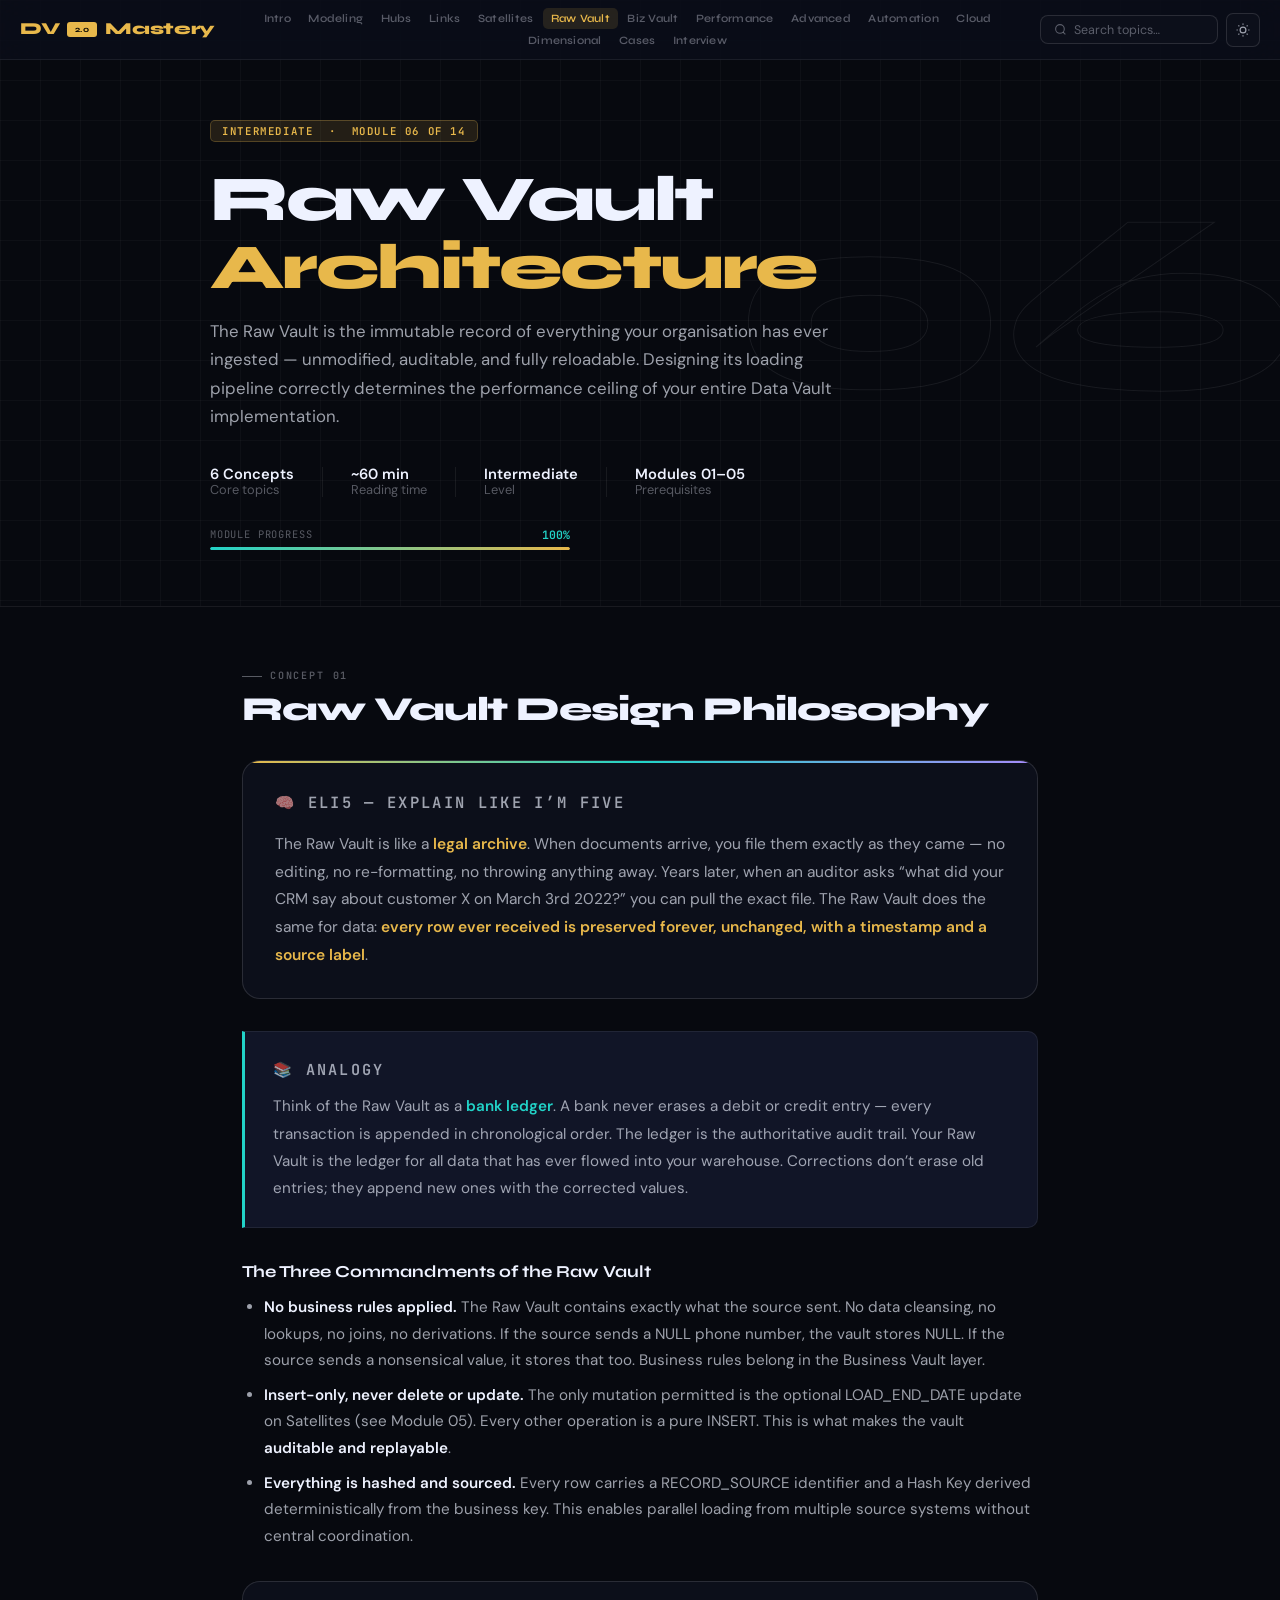
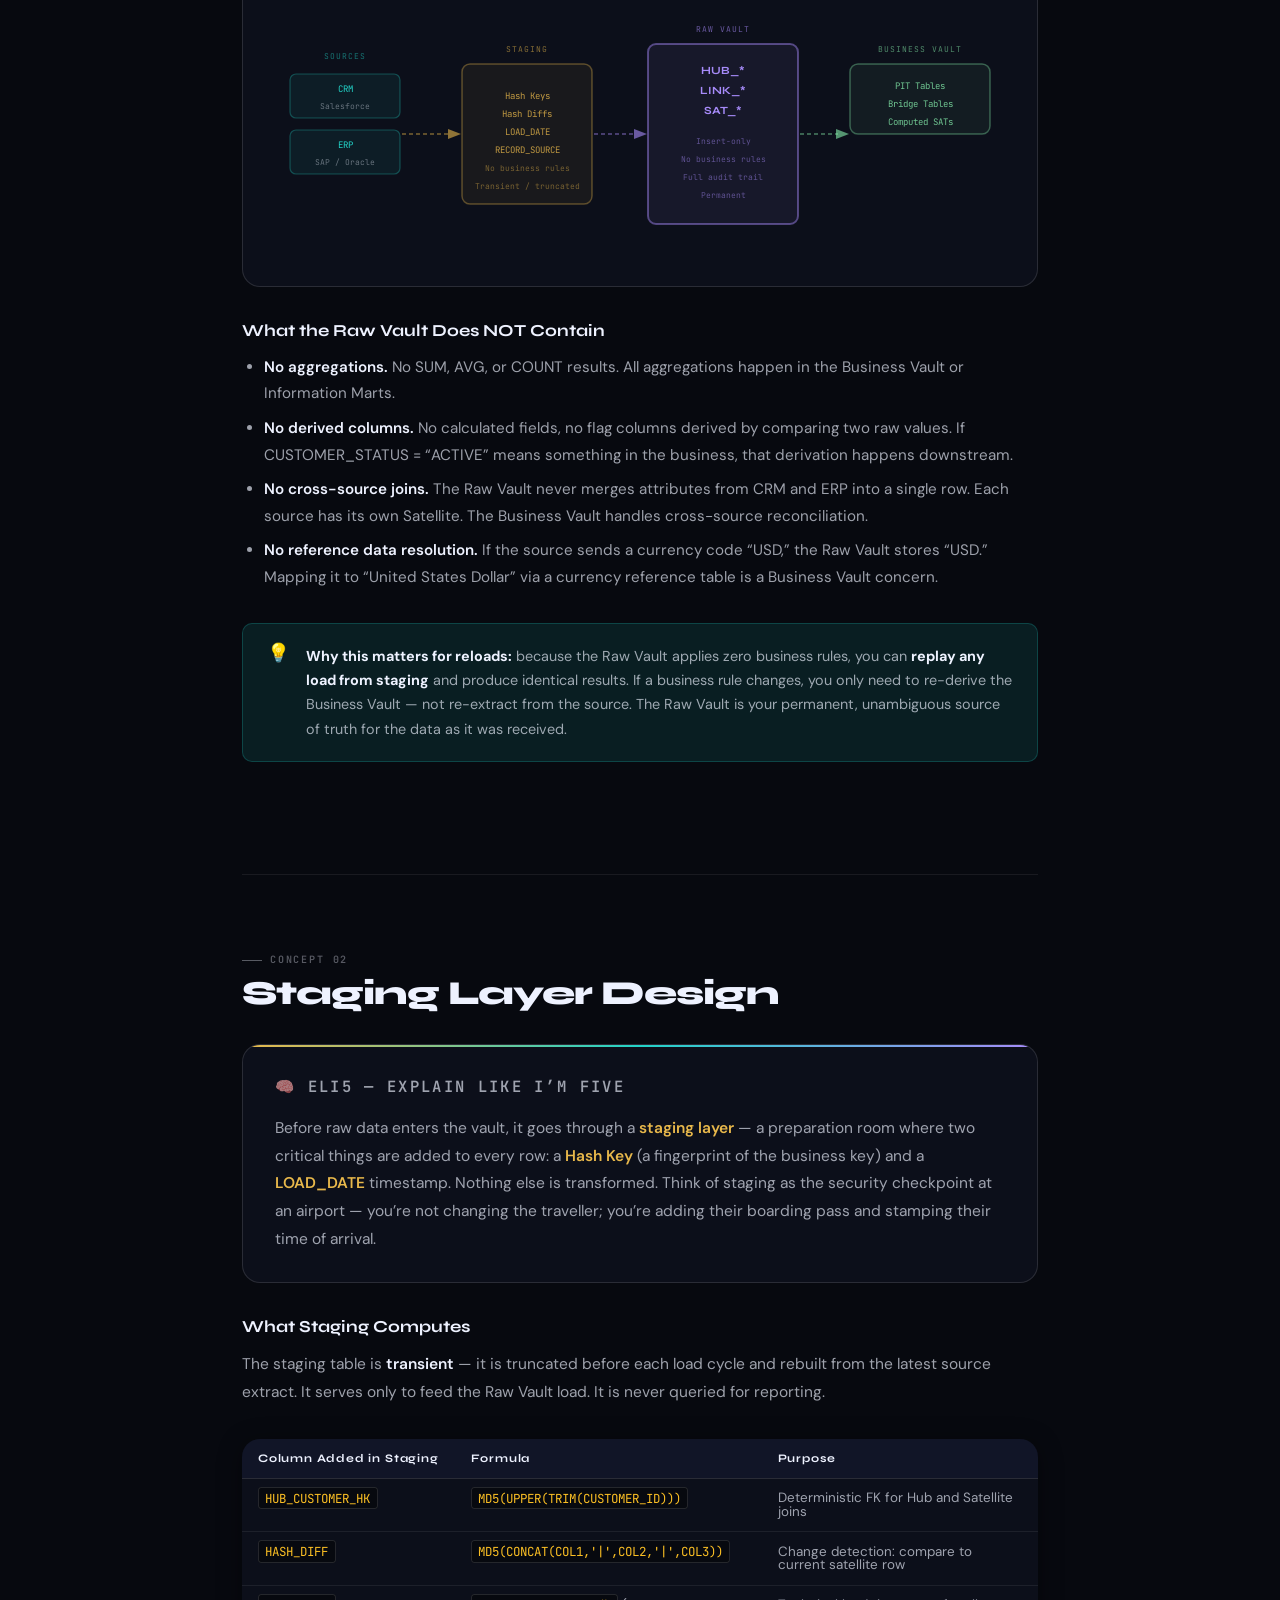
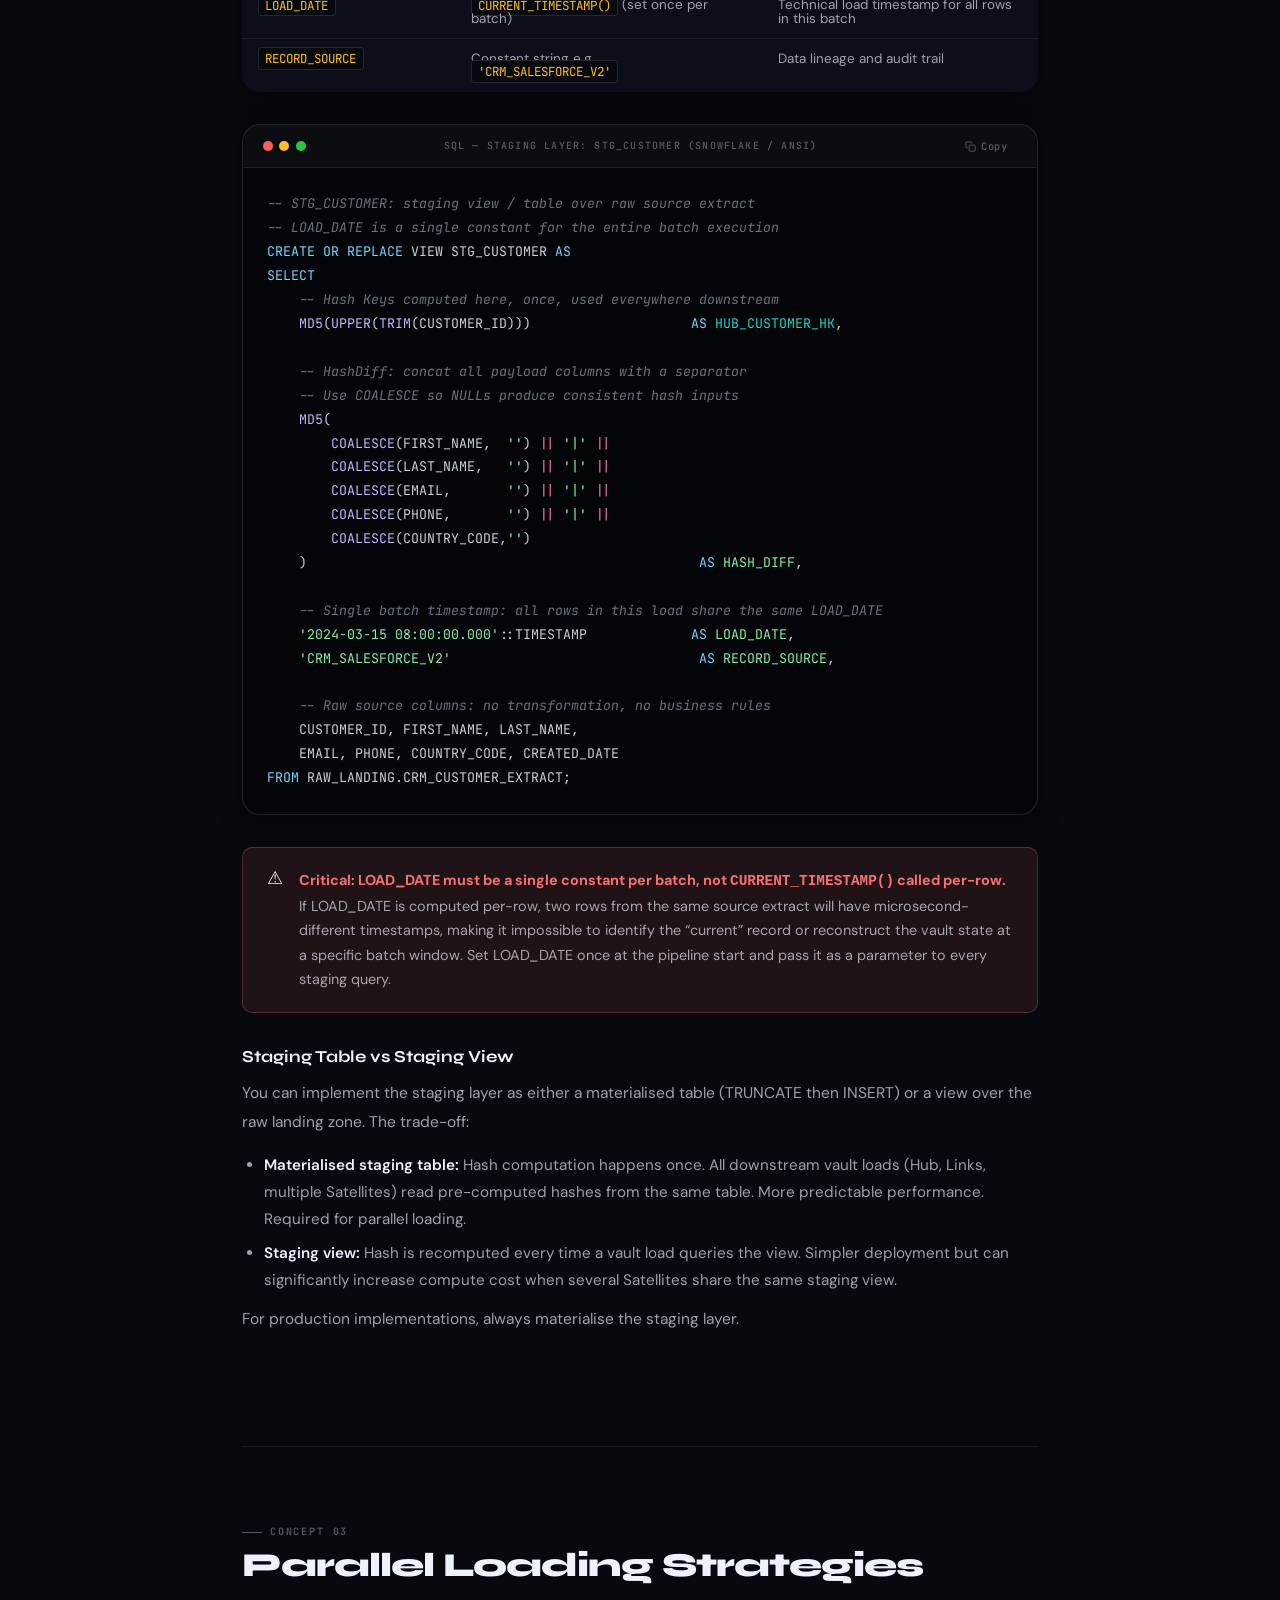
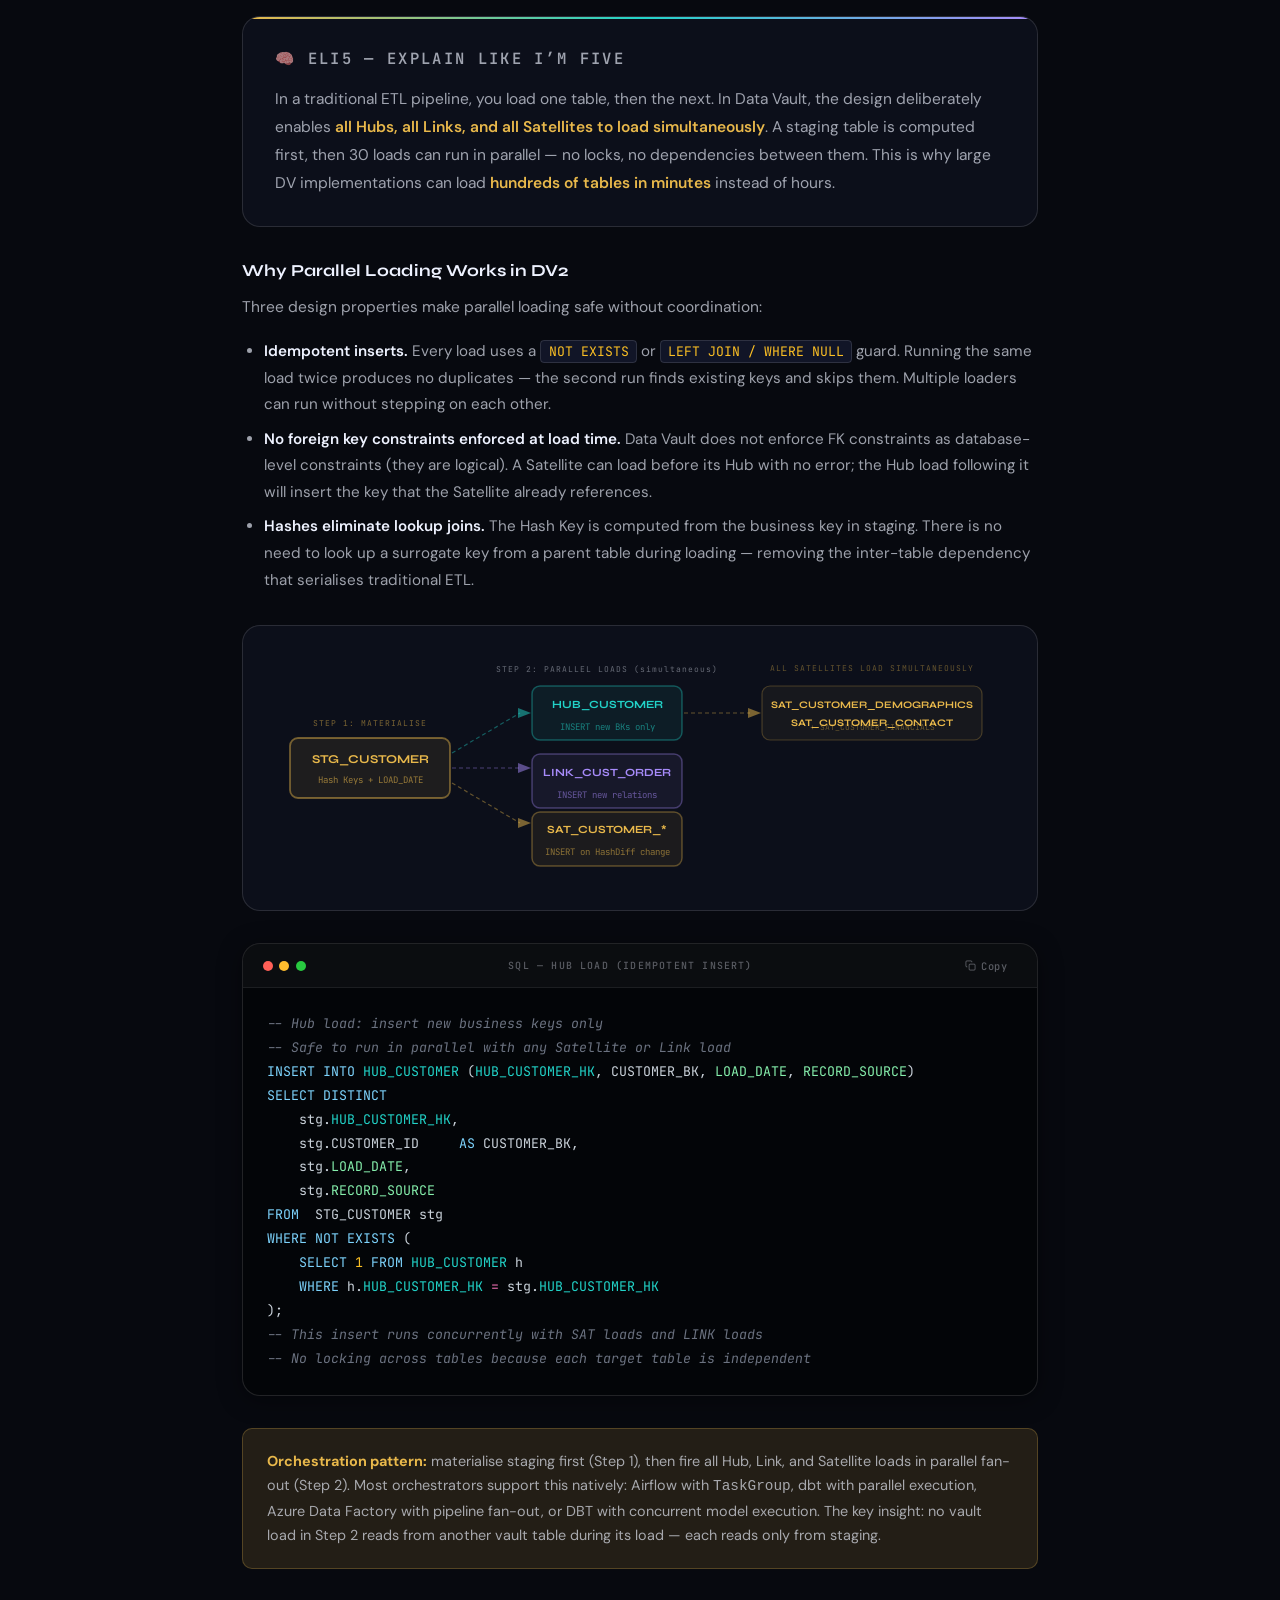
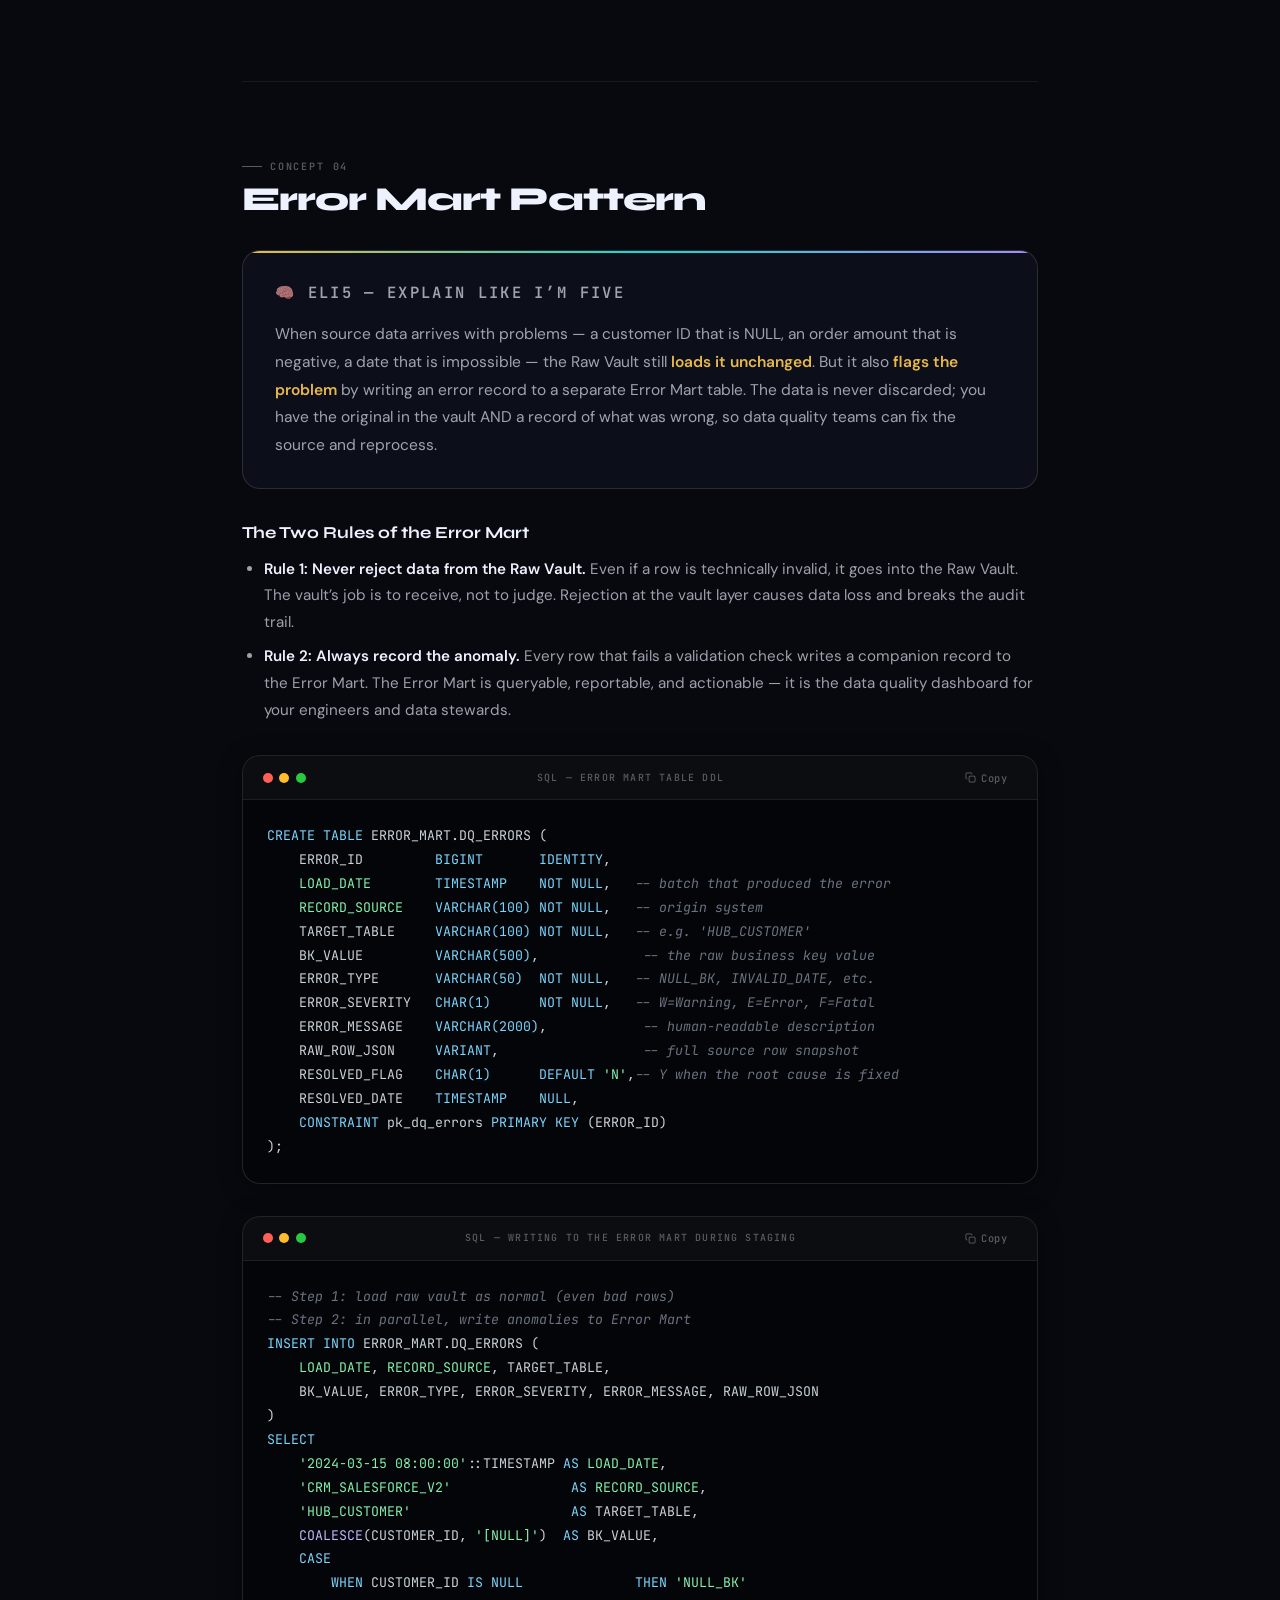
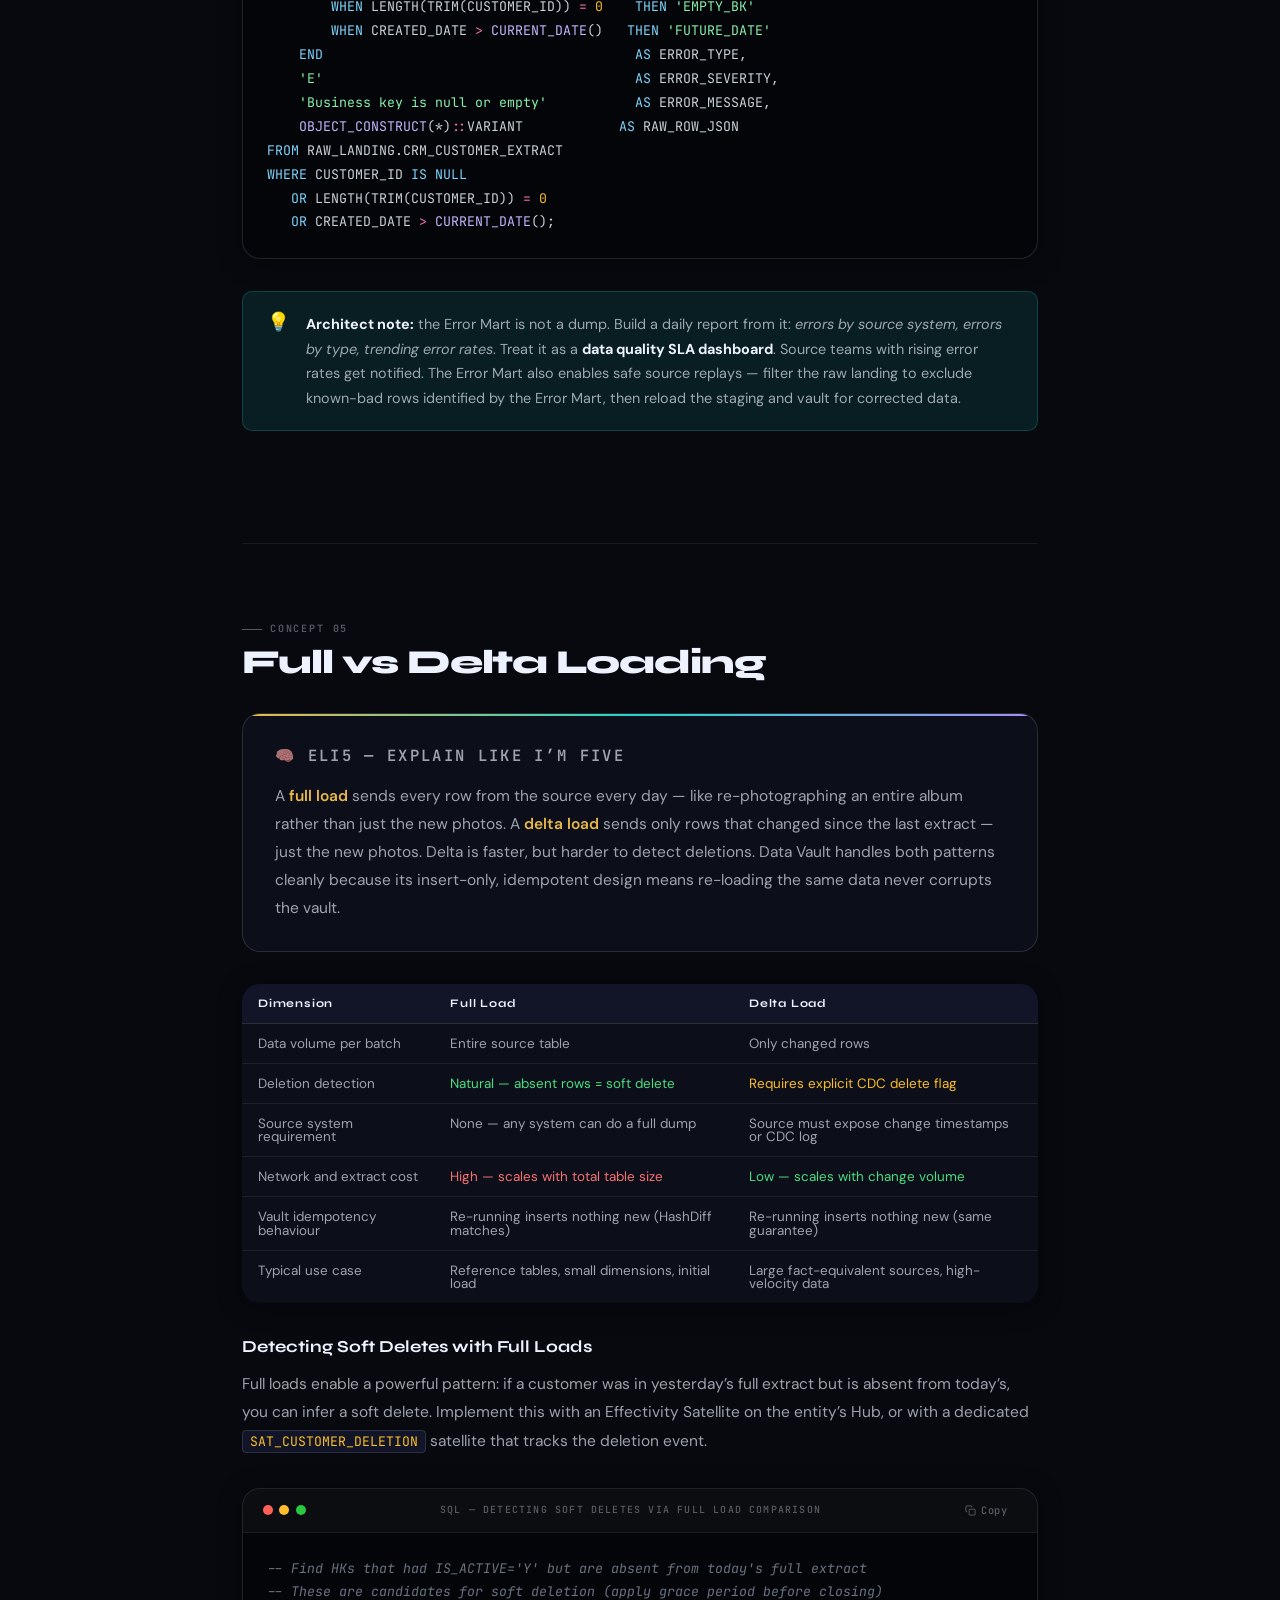
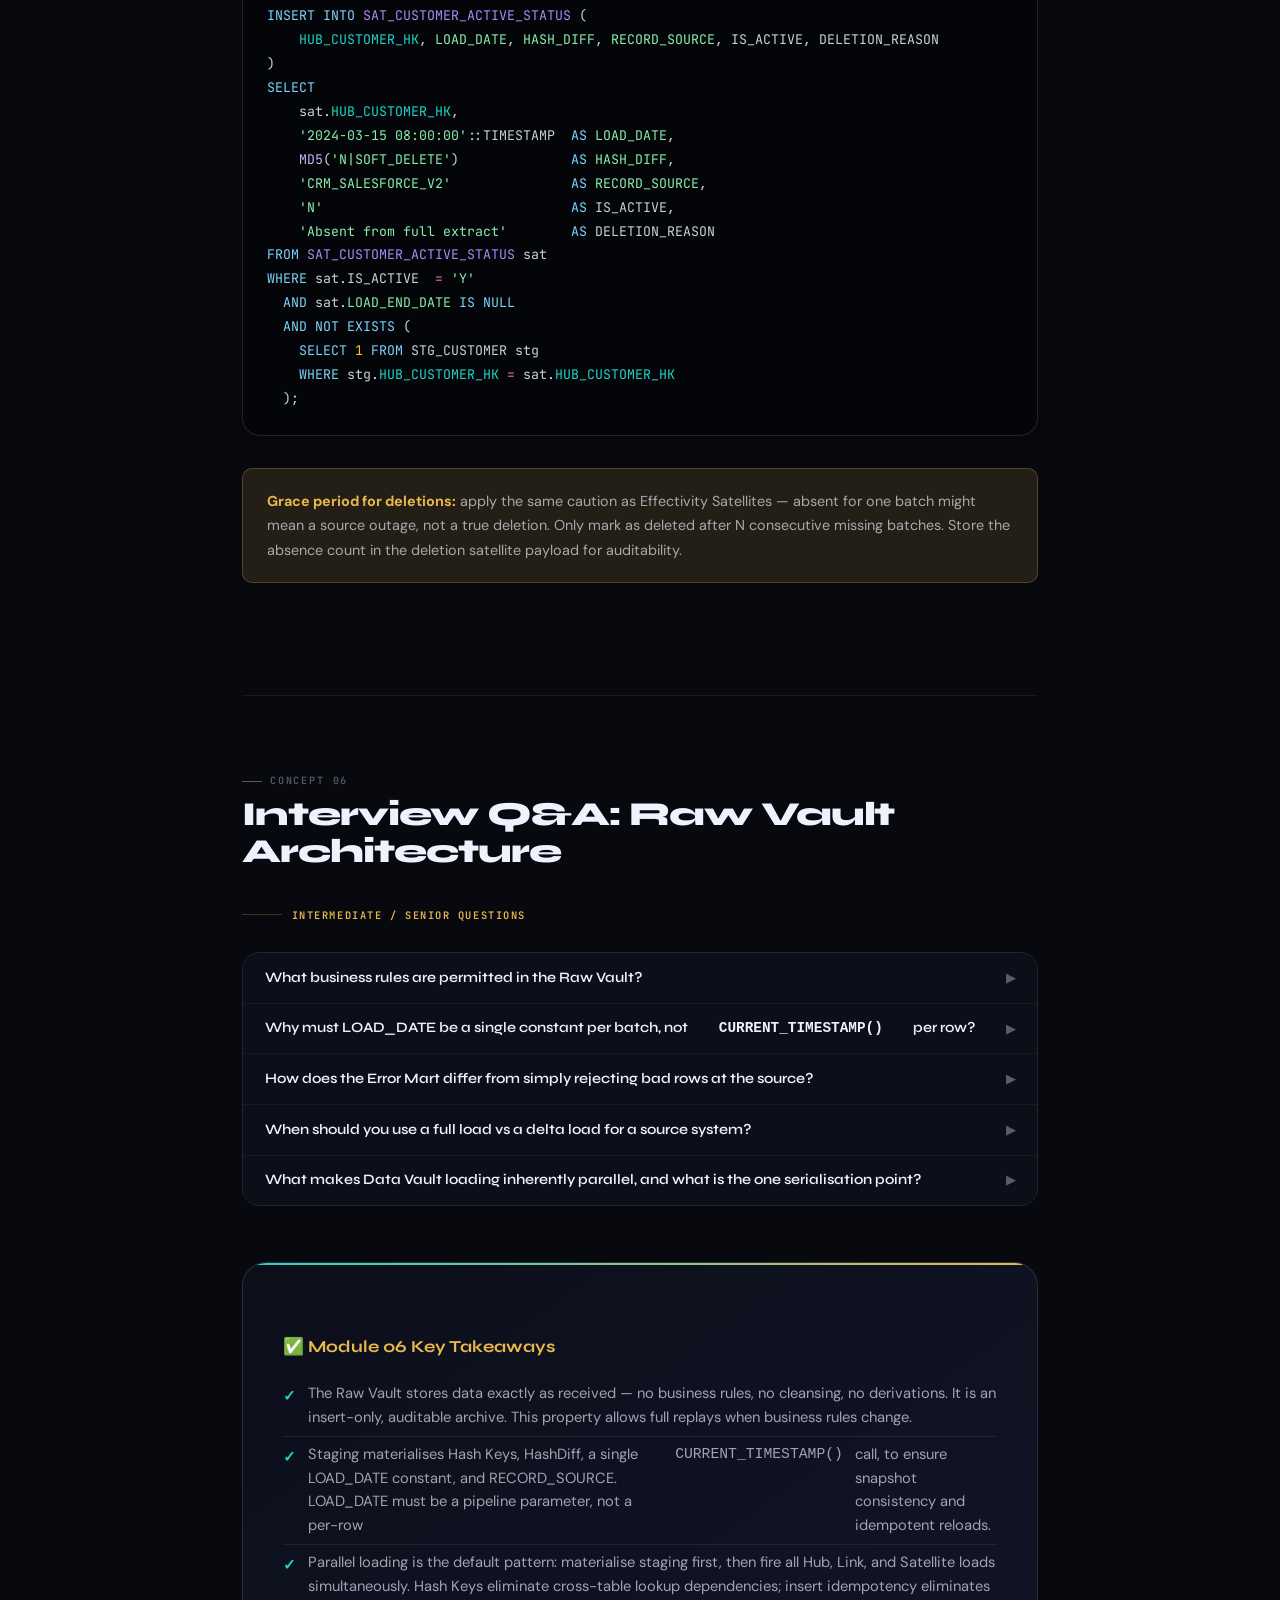
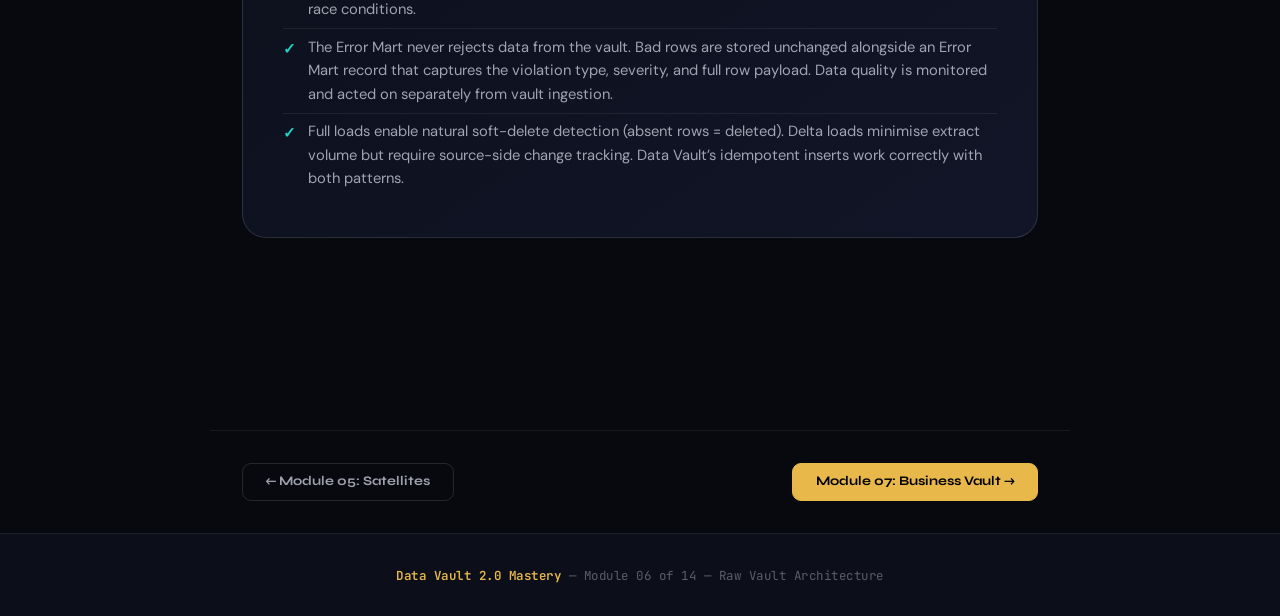
<file: modules/module06.html>
﻿<!DOCTYPE html>
<html lang="en" data-theme="dark">
<head>
<meta charset="UTF-8">
<meta name="viewport" content="width=device-width, initial-scale=1.0">
<meta name="description" content="Raw Vault Architecture — staging layer design, parallel loading strategies, Error Mart pattern, full vs delta loading, and interview prep for Data Vault 2.0.">
<title>Module 06: Raw Vault Architecture | DV2 Mastery</title>
<link rel="icon" type="image/svg+xml" href="../assets/favicon.svg">
<link rel="stylesheet" href="../assets/css/styles.css">
</head>
<body>

<!-- READING PROGRESS -->
<div class="reading-progress"><div class="reading-progress-bar"></div></div>

<!-- NAV -->
<nav class="nav">
  <a href="../index.html" class="nav-logo">DV<span class="nav-logo-badge">2.0</span>Mastery</a>
  <div class="nav-links">
    <a href="module01.html">Intro</a>
    <a href="module02.html">Modeling</a>
    <a href="module03.html">Hubs</a>
    <a href="module04.html">Links</a>
    <a href="module05.html">Satellites</a>
    <a href="module06.html" class="active">Raw Vault</a>
    <a href="module07.html">Biz Vault</a>
    <a href="module08.html">Performance</a>
    <a href="module09.html">Advanced</a>
    <a href="module10.html">Automation</a>
    <a href="module11.html">Cloud</a>
    <a href="module12.html">Dimensional</a>
    <a href="module13.html">Cases</a>
    <a href="module14.html">Interview</a>
  </div>
  <div class="nav-actions">
    <div class="nav-search">
      <svg width="13" height="13" viewBox="0 0 24 24" fill="none" stroke="currentColor" stroke-width="2"><circle cx="11" cy="11" r="8"/><line x1="21" y1="21" x2="16.65" y2="16.65"/></svg>
      <input type="text" placeholder="Search topics&hellip;" aria-label="Search topics">
    </div>
    <button class="btn-icon" id="theme-toggle" title="Toggle theme" aria-label="Toggle theme">
      <svg width="14" height="14" viewBox="0 0 24 24" fill="none" stroke="currentColor" stroke-width="2"><circle cx="12" cy="12" r="5"/><line x1="12" y1="1" x2="12" y2="3"/><line x1="12" y1="21" x2="12" y2="23"/><line x1="4.22" y1="4.22" x2="5.64" y2="5.64"/><line x1="18.36" y1="18.36" x2="19.78" y2="19.78"/><line x1="1" y1="12" x2="3" y2="12"/><line x1="21" y1="12" x2="23" y2="12"/><line x1="4.22" y1="19.78" x2="5.64" y2="18.36"/><line x1="18.36" y1="5.64" x2="19.78" y2="4.22"/></svg>
    </button>
  </div>
</nav>
<div id="search-dropdown" class="search-dropdown" role="listbox"></div>

<!-- MODULE HERO -->
<header class="mod-hero">
  <div class="mod-hero-grid"></div>
  <div class="mod-hero-ghost">06</div>
  <div class="mod-hero-inner">
    <span class="mod-tag" style="color:var(--gold);border-color:var(--gold-border);background:var(--gold-dim)">
      Intermediate &nbsp;&middot;&nbsp; Module 06 of 14
    </span>
    <h1>Raw Vault<br><em style="color:var(--gold)">Architecture</em></h1>
    <p class="mod-hero-desc">
      The Raw Vault is the immutable record of everything your organisation has ever ingested &mdash; unmodified, auditable, and fully reloadable. Designing its loading pipeline correctly determines the performance ceiling of your entire Data Vault implementation.
    </p>
    <div class="mod-meta">
      <div class="mod-meta-item"><strong>6 Concepts</strong>Core topics</div>
      <div class="mod-meta-item"><strong>~60 min</strong>Reading time</div>
      <div class="mod-meta-item"><strong>Intermediate</strong>Level</div>
      <div class="mod-meta-item"><strong>Modules 01&ndash;05</strong>Prerequisites</div>
    </div>
    <div class="mod-progress">
      <div class="mod-progress-row">
        <span class="mod-progress-label">Module Progress</span>
        <span class="mod-progress-pct">0%</span>
      </div>
      <div class="mod-progress-track"><div class="mod-progress-fill" style="width:0%"></div></div>
    </div>
  </div>
</header>

<!-- CONTENT -->
<main class="content">

  <!-- ============================================================
       CONCEPT 1: RAW VAULT DESIGN PHILOSOPHY
       ============================================================ -->
  <article class="concept" data-topic="raw-vault-philosophy" id="raw-vault-philosophy">
    <p class="concept-num">Concept 01</p>
    <h2>Raw Vault Design Philosophy</h2>

    <div class="eli5">
      <p class="eli5-label">&#129504; ELI5 &mdash; Explain Like I&rsquo;m Five</p>
      <p>
        The Raw Vault is like a <strong>legal archive</strong>. When documents arrive, you file them exactly as they came &mdash; no editing, no re-formatting, no throwing anything away. Years later, when an auditor asks &ldquo;what did your CRM say about customer X on March 3rd 2022?&rdquo; you can pull the exact file. The Raw Vault does the same for data: <strong>every row ever received is preserved forever, unchanged, with a timestamp and a source label</strong>.
      </p>
    </div>

    <div class="analogy">
      <p class="analogy-label">&#128218; Analogy</p>
      <p>
        Think of the Raw Vault as a <strong>bank ledger</strong>. A bank never erases a debit or credit entry &mdash; every transaction is appended in chronological order. The ledger is the authoritative audit trail. Your Raw Vault is the ledger for all data that has ever flowed into your warehouse. Corrections don&rsquo;t erase old entries; they append new ones with the corrected values.
      </p>
    </div>

    <div class="detail">
      <h3>The Three Commandments of the Raw Vault</h3>
      <ul>
        <li><strong>No business rules applied.</strong> The Raw Vault contains exactly what the source sent. No data cleansing, no lookups, no joins, no derivations. If the source sends a NULL phone number, the vault stores NULL. If the source sends a nonsensical value, it stores that too. Business rules belong in the Business Vault layer.</li>
        <li><strong>Insert-only, never delete or update.</strong> The only mutation permitted is the optional LOAD_END_DATE update on Satellites (see Module 05). Every other operation is a pure INSERT. This is what makes the vault <strong>auditable and replayable</strong>.</li>
        <li><strong>Everything is hashed and sourced.</strong> Every row carries a RECORD_SOURCE identifier and a Hash Key derived deterministically from the business key. This enables parallel loading from multiple source systems without central coordination.</li>
      </ul>
    </div>

    <!-- SVG Diagram: Raw Vault layers -->
    <div class="diagram">
      <svg viewBox="0 0 720 240" fill="none" xmlns="http://www.w3.org/2000/svg" aria-label="Data Vault layer architecture: sources to staging to raw vault to business vault to information marts">
        <!-- Source Systems -->
        <rect x="10" y="60" width="110" height="44" rx="6" fill="rgba(34,211,200,0.07)" stroke="rgba(34,211,200,0.3)" stroke-width="1.2"/>
        <text x="65" y="78" text-anchor="middle" font-family="JetBrains Mono,monospace" font-size="9" fill="#22d3c8">CRM</text>
        <text x="65" y="95" text-anchor="middle" font-family="JetBrains Mono,monospace" font-size="8" fill="rgba(238,242,255,0.4)">Salesforce</text>
        <rect x="10" y="116" width="110" height="44" rx="6" fill="rgba(34,211,200,0.07)" stroke="rgba(34,211,200,0.3)" stroke-width="1.2"/>
        <text x="65" y="134" text-anchor="middle" font-family="JetBrains Mono,monospace" font-size="9" fill="#22d3c8">ERP</text>
        <text x="65" y="151" text-anchor="middle" font-family="JetBrains Mono,monospace" font-size="8" fill="rgba(238,242,255,0.4)">SAP / Oracle</text>
        <text x="65" y="45" text-anchor="middle" font-family="JetBrains Mono,monospace" font-size="8" fill="rgba(34,211,200,0.5)" letter-spacing="1">SOURCES</text>

        <!-- Arrow 1 -->
        <line x1="122" y1="120" x2="170" y2="120" stroke="rgba(232,184,75,0.5)" stroke-width="1.5" stroke-dasharray="4,3"/>
        <polygon points="168,115 181,120 168,125" fill="rgba(232,184,75,0.6)"/>

        <!-- Staging -->
        <rect x="182" y="50" width="130" height="140" rx="8" fill="rgba(232,184,75,0.06)" stroke="rgba(232,184,75,0.35)" stroke-width="1.5"/>
        <text x="247" y="38" text-anchor="middle" font-family="JetBrains Mono,monospace" font-size="8" fill="rgba(232,184,75,0.55)" letter-spacing="1">STAGING</text>
        <text x="247" y="85" text-anchor="middle" font-family="JetBrains Mono,monospace" font-size="9" fill="rgba(232,184,75,0.8)">Hash Keys</text>
        <text x="247" y="103" text-anchor="middle" font-family="JetBrains Mono,monospace" font-size="9" fill="rgba(232,184,75,0.8)">Hash Diffs</text>
        <text x="247" y="121" text-anchor="middle" font-family="JetBrains Mono,monospace" font-size="9" fill="rgba(232,184,75,0.8)">LOAD_DATE</text>
        <text x="247" y="139" text-anchor="middle" font-family="JetBrains Mono,monospace" font-size="9" fill="rgba(232,184,75,0.8)">RECORD_SOURCE</text>
        <text x="247" y="157" text-anchor="middle" font-family="JetBrains Mono,monospace" font-size="8" fill="rgba(232,184,75,0.45)">No business rules</text>
        <text x="247" y="175" text-anchor="middle" font-family="JetBrains Mono,monospace" font-size="8" fill="rgba(232,184,75,0.45)">Transient / truncated</text>

        <!-- Arrow 2 -->
        <line x1="314" y1="120" x2="356" y2="120" stroke="rgba(167,139,250,0.5)" stroke-width="1.5" stroke-dasharray="4,3"/>
        <polygon points="354,115 367,120 354,125" fill="rgba(167,139,250,0.6)"/>

        <!-- Raw Vault -->
        <rect x="368" y="30" width="150" height="180" rx="8" fill="rgba(167,139,250,0.07)" stroke="rgba(167,139,250,0.45)" stroke-width="2"/>
        <text x="443" y="18" text-anchor="middle" font-family="JetBrains Mono,monospace" font-size="8" fill="rgba(167,139,250,0.6)" letter-spacing="1">RAW VAULT</text>
        <text x="443" y="60" text-anchor="middle" font-family="Syne,sans-serif" font-size="11" font-weight="700" fill="#a78bfa">HUB_*</text>
        <text x="443" y="80" text-anchor="middle" font-family="Syne,sans-serif" font-size="11" font-weight="700" fill="#a78bfa">LINK_*</text>
        <text x="443" y="100" text-anchor="middle" font-family="Syne,sans-serif" font-size="11" font-weight="700" fill="#a78bfa">SAT_*</text>
        <text x="443" y="130" text-anchor="middle" font-family="JetBrains Mono,monospace" font-size="8" fill="rgba(167,139,250,0.5)">Insert-only</text>
        <text x="443" y="148" text-anchor="middle" font-family="JetBrains Mono,monospace" font-size="8" fill="rgba(167,139,250,0.5)">No business rules</text>
        <text x="443" y="166" text-anchor="middle" font-family="JetBrains Mono,monospace" font-size="8" fill="rgba(167,139,250,0.5)">Full audit trail</text>
        <text x="443" y="184" text-anchor="middle" font-family="JetBrains Mono,monospace" font-size="8" fill="rgba(167,139,250,0.5)">Permanent</text>

        <!-- Arrow 3 -->
        <line x1="520" y1="120" x2="558" y2="120" stroke="rgba(134,239,172,0.5)" stroke-width="1.5" stroke-dasharray="4,3"/>
        <polygon points="556,115 569,120 556,125" fill="rgba(134,239,172,0.6)"/>

        <!-- Business Vault -->
        <rect x="570" y="50" width="140" height="70" rx="8" fill="rgba(134,239,172,0.06)" stroke="rgba(134,239,172,0.35)" stroke-width="1.5"/>
        <text x="640" y="38" text-anchor="middle" font-family="JetBrains Mono,monospace" font-size="8" fill="rgba(134,239,172,0.55)" letter-spacing="1">BUSINESS VAULT</text>
        <text x="640" y="75" text-anchor="middle" font-family="JetBrains Mono,monospace" font-size="9" fill="rgba(134,239,172,0.8)">PIT Tables</text>
        <text x="640" y="93" text-anchor="middle" font-family="JetBrains Mono,monospace" font-size="9" fill="rgba(134,239,172,0.8)">Bridge Tables</text>
        <text x="640" y="111" text-anchor="middle" font-family="JetBrains Mono,monospace" font-size="9" fill="rgba(134,239,172,0.8)">Computed SATs</text>
      </svg>
    </div>

    <div class="detail">
      <h3>What the Raw Vault Does NOT Contain</h3>
      <ul>
        <li><strong>No aggregations.</strong> No SUM, AVG, or COUNT results. All aggregations happen in the Business Vault or Information Marts.</li>
        <li><strong>No derived columns.</strong> No calculated fields, no flag columns derived by comparing two raw values. If CUSTOMER_STATUS = &ldquo;ACTIVE&rdquo; means something in the business, that derivation happens downstream.</li>
        <li><strong>No cross-source joins.</strong> The Raw Vault never merges attributes from CRM and ERP into a single row. Each source has its own Satellite. The Business Vault handles cross-source reconciliation.</li>
        <li><strong>No reference data resolution.</strong> If the source sends a currency code &ldquo;USD,&rdquo; the Raw Vault stores &ldquo;USD.&rdquo; Mapping it to &ldquo;United States Dollar&rdquo; via a currency reference table is a Business Vault concern.</li>
      </ul>
    </div>

    <div class="callout">
      <span class="callout-icon">&#128161;</span>
      <p><strong>Why this matters for reloads:</strong> because the Raw Vault applies zero business rules, you can <strong>replay any load from staging</strong> and produce identical results. If a business rule changes, you only need to re-derive the Business Vault &mdash; not re-extract from the source. The Raw Vault is your permanent, unambiguous source of truth for the data as it was received.</p>
    </div>
  </article>

  <!-- ============================================================
       CONCEPT 2: STAGING LAYER DESIGN
       ============================================================ -->
  <article class="concept" data-topic="staging-design" id="staging-design">
    <p class="concept-num">Concept 02</p>
    <h2>Staging Layer Design</h2>

    <div class="eli5">
      <p class="eli5-label">&#129504; ELI5 &mdash; Explain Like I&rsquo;m Five</p>
      <p>
        Before raw data enters the vault, it goes through a <strong>staging layer</strong> &mdash; a preparation room where two critical things are added to every row: a <strong>Hash Key</strong> (a fingerprint of the business key) and a <strong>LOAD_DATE</strong> timestamp. Nothing else is transformed. Think of staging as the security checkpoint at an airport &mdash; you&rsquo;re not changing the traveller; you&rsquo;re adding their boarding pass and stamping their time of arrival.
      </p>
    </div>

    <div class="detail">
      <h3>What Staging Computes</h3>
      <p>The staging table is <strong>transient</strong> &mdash; it is truncated before each load cycle and rebuilt from the latest source extract. It serves only to feed the Raw Vault load. It is never queried for reporting.</p>
    </div>

    <table class="data-table">
      <thead>
        <tr>
          <th>Column Added in Staging</th>
          <th>Formula</th>
          <th>Purpose</th>
        </tr>
      </thead>
      <tbody>
        <tr>
          <td><code>HUB_CUSTOMER_HK</code></td>
          <td><code>MD5(UPPER(TRIM(CUSTOMER_ID)))</code></td>
          <td>Deterministic FK for Hub and Satellite joins</td>
        </tr>
        <tr>
          <td><code>HASH_DIFF</code></td>
          <td><code>MD5(CONCAT(COL1,'|',COL2,'|',COL3))</code></td>
          <td>Change detection: compare to current satellite row</td>
        </tr>
        <tr>
          <td><code>LOAD_DATE</code></td>
          <td><code>CURRENT_TIMESTAMP()</code> (set once per batch)</td>
          <td>Technical load timestamp for all rows in this batch</td>
        </tr>
        <tr>
          <td><code>RECORD_SOURCE</code></td>
          <td>Constant string e.g. <code>'CRM_SALESFORCE_V2'</code></td>
          <td>Data lineage and audit trail</td>
        </tr>
      </tbody>
    </table>

    <div class="code-block">
      <div class="code-header">
        <div class="code-dots"><span class="code-dot"></span><span class="code-dot"></span><span class="code-dot"></span></div>
        <span class="code-label">SQL &mdash; Staging Layer: STG_CUSTOMER (Snowflake / ANSI)</span>
        <button class="copy-btn" aria-label="Copy code">
          <svg width="11" height="11" viewBox="0 0 24 24" fill="none" stroke="currentColor" stroke-width="2"><rect x="9" y="9" width="13" height="13" rx="2"/><path d="M5 15H4a2 2 0 0 1-2-2V4a2 2 0 0 1 2-2h9a2 2 0 0 1 2 2v1"/></svg>
          Copy
        </button>
      </div>
      <pre><span class="cm">-- STG_CUSTOMER: staging view / table over raw source extract</span>
<span class="cm">-- LOAD_DATE is a single constant for the entire batch execution</span>
<span class="kw">CREATE OR REPLACE</span> VIEW STG_CUSTOMER <span class="kw">AS</span>
<span class="kw">SELECT</span>
    <span class="cm">-- Hash Keys computed here, once, used everywhere downstream</span>
    <span class="fn">MD5</span>(<span class="fn">UPPER</span>(<span class="fn">TRIM</span>(CUSTOMER_ID)))                    <span class="kw">AS</span> <span class="hub">HUB_CUSTOMER_HK</span>,

    <span class="cm">-- HashDiff: concat all payload columns with a separator</span>
    <span class="cm">-- Use COALESCE so NULLs produce consistent hash inputs</span>
    <span class="fn">MD5</span>(
        <span class="fn">COALESCE</span>(FIRST_NAME,  <span class="str">''</span>) <span class="op">||</span> <span class="str">'|'</span> <span class="op">||</span>
        <span class="fn">COALESCE</span>(LAST_NAME,   <span class="str">''</span>) <span class="op">||</span> <span class="str">'|'</span> <span class="op">||</span>
        <span class="fn">COALESCE</span>(EMAIL,       <span class="str">''</span>) <span class="op">||</span> <span class="str">'|'</span> <span class="op">||</span>
        <span class="fn">COALESCE</span>(PHONE,       <span class="str">''</span>) <span class="op">||</span> <span class="str">'|'</span> <span class="op">||</span>
        <span class="fn">COALESCE</span>(COUNTRY_CODE,<span class="str">''</span>)
    )                                                 <span class="kw">AS</span> <span class="str">HASH_DIFF</span>,

    <span class="cm">-- Single batch timestamp: all rows in this load share the same LOAD_DATE</span>
    <span class="str">'2024-03-15 08:00:00.000'</span>::TIMESTAMP             <span class="kw">AS</span> <span class="str">LOAD_DATE</span>,
    <span class="str">'CRM_SALESFORCE_V2'</span>                               <span class="kw">AS</span> <span class="str">RECORD_SOURCE</span>,

    <span class="cm">-- Raw source columns: no transformation, no business rules</span>
    CUSTOMER_ID, FIRST_NAME, LAST_NAME,
    EMAIL, PHONE, COUNTRY_CODE, CREATED_DATE
<span class="kw">FROM</span> RAW_LANDING.CRM_CUSTOMER_EXTRACT;</pre>
    </div>

    <div class="warn">
      <span class="warn-icon">&#9888;</span>
      <p>
        <strong>Critical: LOAD_DATE must be a single constant per batch, not <code>CURRENT_TIMESTAMP()</code> called per-row.</strong> If LOAD_DATE is computed per-row, two rows from the same source extract will have microsecond-different timestamps, making it impossible to identify the &ldquo;current&rdquo; record or reconstruct the vault state at a specific batch window. Set LOAD_DATE once at the pipeline start and pass it as a parameter to every staging query.
      </p>
    </div>

    <div class="detail">
      <h3>Staging Table vs Staging View</h3>
      <p>You can implement the staging layer as either a materialised table (TRUNCATE then INSERT) or a view over the raw landing zone. The trade-off:</p>
      <ul>
        <li><strong>Materialised staging table:</strong> Hash computation happens once. All downstream vault loads (Hub, Links, multiple Satellites) read pre-computed hashes from the same table. More predictable performance. Required for parallel loading.</li>
        <li><strong>Staging view:</strong> Hash is recomputed every time a vault load queries the view. Simpler deployment but can significantly increase compute cost when several Satellites share the same staging view.</li>
      </ul>
      <p>For production implementations, always materialise the staging layer.</p>
    </div>
  </article>

  <!-- ============================================================
       CONCEPT 3: PARALLEL LOADING STRATEGIES
       ============================================================ -->
  <article class="concept" data-topic="parallel-loading" id="parallel-loading">
    <p class="concept-num">Concept 03</p>
    <h2>Parallel Loading Strategies</h2>

    <div class="eli5">
      <p class="eli5-label">&#129504; ELI5 &mdash; Explain Like I&rsquo;m Five</p>
      <p>
        In a traditional ETL pipeline, you load one table, then the next. In Data Vault, the design deliberately enables <strong>all Hubs, all Links, and all Satellites to load simultaneously</strong>. A staging table is computed first, then 30 loads can run in parallel &mdash; no locks, no dependencies between them. This is why large DV implementations can load <strong>hundreds of tables in minutes</strong> instead of hours.
      </p>
    </div>

    <div class="detail">
      <h3>Why Parallel Loading Works in DV2</h3>
      <p>
        Three design properties make parallel loading safe without coordination:
      </p>
      <ul>
        <li><strong>Idempotent inserts.</strong> Every load uses a <code>NOT EXISTS</code> or <code>LEFT JOIN / WHERE NULL</code> guard. Running the same load twice produces no duplicates &mdash; the second run finds existing keys and skips them. Multiple loaders can run without stepping on each other.</li>
        <li><strong>No foreign key constraints enforced at load time.</strong> Data Vault does not enforce FK constraints as database-level constraints (they are logical). A Satellite can load before its Hub with no error; the Hub load following it will insert the key that the Satellite already references.</li>
        <li><strong>Hashes eliminate lookup joins.</strong> The Hash Key is computed from the business key in staging. There is no need to look up a surrogate key from a parent table during loading &mdash; removing the inter-table dependency that serialises traditional ETL.</li>
      </ul>
    </div>

    <!-- SVG: Parallel load flow -->
    <div class="diagram">
      <svg viewBox="0 0 720 220" fill="none" xmlns="http://www.w3.org/2000/svg" aria-label="Parallel loading: staging computed first, then all hubs, links, satellites load simultaneously">
        <!-- Staging box -->
        <rect x="10" y="80" width="160" height="60" rx="8" fill="rgba(232,184,75,0.08)" stroke="rgba(232,184,75,0.45)" stroke-width="1.8"/>
        <text x="90" y="105" text-anchor="middle" font-family="Syne,sans-serif" font-size="12" font-weight="700" fill="#e8b84b">STG_CUSTOMER</text>
        <text x="90" y="125" text-anchor="middle" font-family="JetBrains Mono,monospace" font-size="9" fill="rgba(232,184,75,0.6)">Hash Keys + LOAD_DATE</text>
        <text x="90" y="68" text-anchor="middle" font-family="JetBrains Mono,monospace" font-size="8" fill="rgba(232,184,75,0.5)" letter-spacing="1">STEP 1: MATERIALISE</text>

        <!-- Parallel arrows -->
        <line x1="172" y1="95" x2="240" y2="55" stroke="rgba(34,211,200,0.4)" stroke-width="1.2" stroke-dasharray="4,3"/>
        <polygon points="238,50 251,55 238,60" fill="rgba(34,211,200,0.5)"/>
        <line x1="172" y1="110" x2="240" y2="110" stroke="rgba(167,139,250,0.4)" stroke-width="1.2" stroke-dasharray="4,3"/>
        <polygon points="238,105 251,110 238,115" fill="rgba(167,139,250,0.5)"/>
        <line x1="172" y1="125" x2="240" y2="165" stroke="rgba(232,184,75,0.4)" stroke-width="1.2" stroke-dasharray="4,3"/>
        <polygon points="238,160 251,165 238,170" fill="rgba(232,184,75,0.5)"/>

        <!-- HUB box -->
        <rect x="252" y="28" width="150" height="54" rx="8" fill="rgba(34,211,200,0.07)" stroke="rgba(34,211,200,0.35)" stroke-width="1.5"/>
        <text x="327" y="50" text-anchor="middle" font-family="Syne,sans-serif" font-size="11" font-weight="700" fill="#22d3c8">HUB_CUSTOMER</text>
        <text x="327" y="72" text-anchor="middle" font-family="JetBrains Mono,monospace" font-size="9" fill="rgba(34,211,200,0.55)">INSERT new BKs only</text>

        <!-- LINK box -->
        <rect x="252" y="96" width="150" height="54" rx="8" fill="rgba(167,139,250,0.07)" stroke="rgba(167,139,250,0.35)" stroke-width="1.5"/>
        <text x="327" y="118" text-anchor="middle" font-family="Syne,sans-serif" font-size="11" font-weight="700" fill="#a78bfa">LINK_CUST_ORDER</text>
        <text x="327" y="140" text-anchor="middle" font-family="JetBrains Mono,monospace" font-size="9" fill="rgba(167,139,250,0.55)">INSERT new relations</text>

        <!-- SAT box -->
        <rect x="252" y="154" width="150" height="54" rx="8" fill="rgba(232,184,75,0.07)" stroke="rgba(232,184,75,0.35)" stroke-width="1.5"/>
        <text x="327" y="175" text-anchor="middle" font-family="Syne,sans-serif" font-size="11" font-weight="700" fill="#e8b84b">SAT_CUSTOMER_*</text>
        <text x="327" y="197" text-anchor="middle" font-family="JetBrains Mono,monospace" font-size="9" fill="rgba(232,184,75,0.55)">INSERT on HashDiff change</text>

        <!-- Step 2 label -->
        <text x="327" y="14" text-anchor="middle" font-family="JetBrains Mono,monospace" font-size="8" fill="rgba(238,242,255,0.4)" letter-spacing="1">STEP 2: PARALLEL LOADS (simultaneous)</text>

        <!-- More SATs parallel -->
        <line x1="404" y1="55" x2="470" y2="55" stroke="rgba(232,184,75,0.4)" stroke-width="1.2" stroke-dasharray="4,3"/>
        <polygon points="468,50 481,55 468,60" fill="rgba(232,184,75,0.5)"/>
        <rect x="482" y="28" width="220" height="54" rx="8" fill="rgba(232,184,75,0.05)" stroke="rgba(232,184,75,0.25)" stroke-width="1.2"/>
        <text x="592" y="50" text-anchor="middle" font-family="Syne,sans-serif" font-size="10" font-weight="700" fill="#e8b84b">SAT_CUSTOMER_DEMOGRAPHICS</text>
        <text x="592" y="68" text-anchor="middle" font-family="Syne,sans-serif" font-size="10" font-weight="700" fill="#e8b84b">SAT_CUSTOMER_CONTACT</text>
        <text x="592" y="72" text-anchor="middle" font-family="JetBrains Mono,monospace" font-size="8" fill="rgba(232,184,75,0.4)">+ SAT_CUSTOMER_FINANCIALS</text>
        <text x="592" y="13" text-anchor="middle" font-family="JetBrains Mono,monospace" font-size="8" fill="rgba(232,184,75,0.4)" letter-spacing="1">ALL SATELLITES LOAD SIMULTANEOUSLY</text>
      </svg>
    </div>

    <div class="code-block">
      <div class="code-header">
        <div class="code-dots"><span class="code-dot"></span><span class="code-dot"></span><span class="code-dot"></span></div>
        <span class="code-label">SQL &mdash; Hub Load (idempotent INSERT)</span>
        <button class="copy-btn" aria-label="Copy code">
          <svg width="11" height="11" viewBox="0 0 24 24" fill="none" stroke="currentColor" stroke-width="2"><rect x="9" y="9" width="13" height="13" rx="2"/><path d="M5 15H4a2 2 0 0 1-2-2V4a2 2 0 0 1 2-2h9a2 2 0 0 1 2 2v1"/></svg>
          Copy
        </button>
      </div>
      <pre><span class="cm">-- Hub load: insert new business keys only</span>
<span class="cm">-- Safe to run in parallel with any Satellite or Link load</span>
<span class="kw">INSERT INTO</span> <span class="hub">HUB_CUSTOMER</span> (<span class="hub">HUB_CUSTOMER_HK</span>, CUSTOMER_BK, <span class="str">LOAD_DATE</span>, <span class="str">RECORD_SOURCE</span>)
<span class="kw">SELECT DISTINCT</span>
    stg.<span class="hub">HUB_CUSTOMER_HK</span>,
    stg.CUSTOMER_ID     <span class="kw">AS</span> CUSTOMER_BK,
    stg.<span class="str">LOAD_DATE</span>,
    stg.<span class="str">RECORD_SOURCE</span>
<span class="kw">FROM</span>  STG_CUSTOMER stg
<span class="kw">WHERE NOT EXISTS</span> (
    <span class="kw">SELECT</span> <span class="num">1</span> <span class="kw">FROM</span> <span class="hub">HUB_CUSTOMER</span> h
    <span class="kw">WHERE</span> h.<span class="hub">HUB_CUSTOMER_HK</span> <span class="op">=</span> stg.<span class="hub">HUB_CUSTOMER_HK</span>
);
<span class="cm">-- This insert runs concurrently with SAT loads and LINK loads</span>
<span class="cm">-- No locking across tables because each target table is independent</span></pre>
    </div>

    <div class="tip">
      <p><strong>Orchestration pattern:</strong> materialise staging first (Step 1), then fire all Hub, Link, and Satellite loads in parallel fan-out (Step 2). Most orchestrators support this natively: Airflow with <code>TaskGroup</code>, dbt with parallel execution, Azure Data Factory with pipeline fan-out, or DBT with concurrent model execution. The key insight: no vault load in Step 2 reads from another vault table during its load &mdash; each reads only from staging.</p>
    </div>
  </article>

  <!-- ============================================================
       CONCEPT 4: ERROR MART PATTERN
       ============================================================ -->
  <article class="concept" data-topic="error-mart" id="error-mart">
    <p class="concept-num">Concept 04</p>
    <h2>Error Mart Pattern</h2>

    <div class="eli5">
      <p class="eli5-label">&#129504; ELI5 &mdash; Explain Like I&rsquo;m Five</p>
      <p>
        When source data arrives with problems &mdash; a customer ID that is NULL, an order amount that is negative, a date that is impossible &mdash; the Raw Vault still <strong>loads it unchanged</strong>. But it also <strong>flags the problem</strong> by writing an error record to a separate Error Mart table. The data is never discarded; you have the original in the vault AND a record of what was wrong, so data quality teams can fix the source and reprocess.
      </p>
    </div>

    <div class="detail">
      <h3>The Two Rules of the Error Mart</h3>
      <ul>
        <li><strong>Rule 1: Never reject data from the Raw Vault.</strong> Even if a row is technically invalid, it goes into the Raw Vault. The vault&rsquo;s job is to receive, not to judge. Rejection at the vault layer causes data loss and breaks the audit trail.</li>
        <li><strong>Rule 2: Always record the anomaly.</strong> Every row that fails a validation check writes a companion record to the Error Mart. The Error Mart is queryable, reportable, and actionable &mdash; it is the data quality dashboard for your engineers and data stewards.</li>
      </ul>
    </div>

    <div class="code-block">
      <div class="code-header">
        <div class="code-dots"><span class="code-dot"></span><span class="code-dot"></span><span class="code-dot"></span></div>
        <span class="code-label">SQL &mdash; Error Mart Table DDL</span>
        <button class="copy-btn" aria-label="Copy code">
          <svg width="11" height="11" viewBox="0 0 24 24" fill="none" stroke="currentColor" stroke-width="2"><rect x="9" y="9" width="13" height="13" rx="2"/><path d="M5 15H4a2 2 0 0 1-2-2V4a2 2 0 0 1 2-2h9a2 2 0 0 1 2 2v1"/></svg>
          Copy
        </button>
      </div>
      <pre><span class="kw">CREATE TABLE</span> ERROR_MART.DQ_ERRORS (
    ERROR_ID         <span class="typ">BIGINT</span>       <span class="kw">IDENTITY</span>,
    <span class="str">LOAD_DATE</span>        <span class="typ">TIMESTAMP</span>    <span class="kw">NOT NULL</span>,   <span class="cm">-- batch that produced the error</span>
    <span class="str">RECORD_SOURCE</span>    <span class="typ">VARCHAR(100)</span> <span class="kw">NOT NULL</span>,   <span class="cm">-- origin system</span>
    TARGET_TABLE     <span class="typ">VARCHAR(100)</span> <span class="kw">NOT NULL</span>,   <span class="cm">-- e.g. 'HUB_CUSTOMER'</span>
    BK_VALUE         <span class="typ">VARCHAR(500)</span>,             <span class="cm">-- the raw business key value</span>
    ERROR_TYPE       <span class="typ">VARCHAR(50)</span>  <span class="kw">NOT NULL</span>,   <span class="cm">-- NULL_BK, INVALID_DATE, etc.</span>
    ERROR_SEVERITY   <span class="typ">CHAR(1)</span>      <span class="kw">NOT NULL</span>,   <span class="cm">-- W=Warning, E=Error, F=Fatal</span>
    ERROR_MESSAGE    <span class="typ">VARCHAR(2000)</span>,            <span class="cm">-- human-readable description</span>
    RAW_ROW_JSON     <span class="typ">VARIANT</span>,                  <span class="cm">-- full source row snapshot</span>
    RESOLVED_FLAG    <span class="typ">CHAR(1)</span>      <span class="kw">DEFAULT</span> <span class="str">'N'</span>,<span class="cm">-- Y when the root cause is fixed</span>
    RESOLVED_DATE    <span class="typ">TIMESTAMP</span>    <span class="kw">NULL</span>,
    <span class="kw">CONSTRAINT</span> pk_dq_errors <span class="kw">PRIMARY KEY</span> (ERROR_ID)
);</pre>
    </div>

    <div class="code-block">
      <div class="code-header">
        <div class="code-dots"><span class="code-dot"></span><span class="code-dot"></span><span class="code-dot"></span></div>
        <span class="code-label">SQL &mdash; Writing to the Error Mart during Staging</span>
        <button class="copy-btn" aria-label="Copy code">
          <svg width="11" height="11" viewBox="0 0 24 24" fill="none" stroke="currentColor" stroke-width="2"><rect x="9" y="9" width="13" height="13" rx="2"/><path d="M5 15H4a2 2 0 0 1-2-2V4a2 2 0 0 1 2-2h9a2 2 0 0 1 2 2v1"/></svg>
          Copy
        </button>
      </div>
      <pre><span class="cm">-- Step 1: load raw vault as normal (even bad rows)
-- Step 2: in parallel, write anomalies to Error Mart</span>
<span class="kw">INSERT INTO</span> ERROR_MART.DQ_ERRORS (
    <span class="str">LOAD_DATE</span>, <span class="str">RECORD_SOURCE</span>, TARGET_TABLE,
    BK_VALUE, ERROR_TYPE, ERROR_SEVERITY, ERROR_MESSAGE, RAW_ROW_JSON
)
<span class="kw">SELECT</span>
    <span class="str">'2024-03-15 08:00:00'</span>::TIMESTAMP <span class="kw">AS</span> <span class="str">LOAD_DATE</span>,
    <span class="str">'CRM_SALESFORCE_V2'</span>               <span class="kw">AS</span> <span class="str">RECORD_SOURCE</span>,
    <span class="str">'HUB_CUSTOMER'</span>                    <span class="kw">AS</span> TARGET_TABLE,
    <span class="fn">COALESCE</span>(CUSTOMER_ID, <span class="str">'[NULL]'</span>)  <span class="kw">AS</span> BK_VALUE,
    <span class="kw">CASE</span>
        <span class="kw">WHEN</span> CUSTOMER_ID <span class="kw">IS NULL</span>              <span class="kw">THEN</span> <span class="str">'NULL_BK'</span>
        <span class="kw">WHEN</span> LENGTH(TRIM(CUSTOMER_ID)) <span class="op">=</span> <span class="num">0</span>    <span class="kw">THEN</span> <span class="str">'EMPTY_BK'</span>
        <span class="kw">WHEN</span> CREATED_DATE <span class="op">&gt;</span> <span class="fn">CURRENT_DATE</span>()   <span class="kw">THEN</span> <span class="str">'FUTURE_DATE'</span>
    <span class="kw">END</span>                                       <span class="kw">AS</span> ERROR_TYPE,
    <span class="str">'E'</span>                                       <span class="kw">AS</span> ERROR_SEVERITY,
    <span class="str">'Business key is null or empty'</span>           <span class="kw">AS</span> ERROR_MESSAGE,
    <span class="fn">OBJECT_CONSTRUCT</span>(*)<span class="op">::</span>VARIANT            <span class="kw">AS</span> RAW_ROW_JSON
<span class="kw">FROM</span> RAW_LANDING.CRM_CUSTOMER_EXTRACT
<span class="kw">WHERE</span> CUSTOMER_ID <span class="kw">IS NULL</span>
   <span class="kw">OR</span> LENGTH(TRIM(CUSTOMER_ID)) <span class="op">=</span> <span class="num">0</span>
   <span class="kw">OR</span> CREATED_DATE <span class="op">&gt;</span> <span class="fn">CURRENT_DATE</span>();</pre>
    </div>

    <div class="callout">
      <span class="callout-icon">&#128161;</span>
      <p><strong>Architect note:</strong> the Error Mart is not a dump. Build a daily report from it: <em>errors by source system, errors by type, trending error rates</em>. Treat it as a <strong>data quality SLA dashboard</strong>. Source teams with rising error rates get notified. The Error Mart also enables safe source replays &mdash; filter the raw landing to exclude known-bad rows identified by the Error Mart, then reload the staging and vault for corrected data.</p>
    </div>
  </article>

  <!-- ============================================================
       CONCEPT 5: FULL VS DELTA LOADING
       ============================================================ -->
  <article class="concept" data-topic="full-delta-loading" id="full-delta-loading">
    <p class="concept-num">Concept 05</p>
    <h2>Full vs Delta Loading</h2>

    <div class="eli5">
      <p class="eli5-label">&#129504; ELI5 &mdash; Explain Like I&rsquo;m Five</p>
      <p>
        A <strong>full load</strong> sends every row from the source every day &mdash; like re-photographing an entire album rather than just the new photos. A <strong>delta load</strong> sends only rows that changed since the last extract &mdash; just the new photos. Delta is faster, but harder to detect deletions. Data Vault handles both patterns cleanly because its insert-only, idempotent design means re-loading the same data never corrupts the vault.
      </p>
    </div>

    <table class="data-table">
      <thead>
        <tr>
          <th>Dimension</th>
          <th>Full Load</th>
          <th>Delta Load</th>
        </tr>
      </thead>
      <tbody>
        <tr>
          <td>Data volume per batch</td>
          <td>Entire source table</td>
          <td>Only changed rows</td>
        </tr>
        <tr>
          <td>Deletion detection</td>
          <td style="color:var(--green)">Natural &mdash; absent rows = soft delete</td>
          <td style="color:var(--amber)">Requires explicit CDC delete flag</td>
        </tr>
        <tr>
          <td>Source system requirement</td>
          <td>None &mdash; any system can do a full dump</td>
          <td>Source must expose change timestamps or CDC log</td>
        </tr>
        <tr>
          <td>Network and extract cost</td>
          <td style="color:var(--coral)">High &mdash; scales with total table size</td>
          <td style="color:var(--green)">Low &mdash; scales with change volume</td>
        </tr>
        <tr>
          <td>Vault idempotency behaviour</td>
          <td>Re-running inserts nothing new (HashDiff matches)</td>
          <td>Re-running inserts nothing new (same guarantee)</td>
        </tr>
        <tr>
          <td>Typical use case</td>
          <td>Reference tables, small dimensions, initial load</td>
          <td>Large fact-equivalent sources, high-velocity data</td>
        </tr>
      </tbody>
    </table>

    <div class="detail">
      <h3>Detecting Soft Deletes with Full Loads</h3>
      <p>
        Full loads enable a powerful pattern: if a customer was in yesterday&rsquo;s full extract but is absent from today&rsquo;s, you can infer a soft delete. Implement this with an Effectivity Satellite on the entity&rsquo;s Hub, or with a dedicated <code>SAT_CUSTOMER_DELETION</code> satellite that tracks the deletion event.
      </p>
    </div>

    <div class="code-block">
      <div class="code-header">
        <div class="code-dots"><span class="code-dot"></span><span class="code-dot"></span><span class="code-dot"></span></div>
        <span class="code-label">SQL &mdash; Detecting Soft Deletes via Full Load Comparison</span>
        <button class="copy-btn" aria-label="Copy code">
          <svg width="11" height="11" viewBox="0 0 24 24" fill="none" stroke="currentColor" stroke-width="2"><rect x="9" y="9" width="13" height="13" rx="2"/><path d="M5 15H4a2 2 0 0 1-2-2V4a2 2 0 0 1 2-2h9a2 2 0 0 1 2 2v1"/></svg>
          Copy
        </button>
      </div>
      <pre><span class="cm">-- Find HKs that had IS_ACTIVE='Y' but are absent from today's full extract</span>
<span class="cm">-- These are candidates for soft deletion (apply grace period before closing)</span>
<span class="kw">INSERT INTO</span> <span class="sat">SAT_CUSTOMER_ACTIVE_STATUS</span> (
    <span class="hub">HUB_CUSTOMER_HK</span>, <span class="str">LOAD_DATE</span>, <span class="str">HASH_DIFF</span>, <span class="str">RECORD_SOURCE</span>, IS_ACTIVE, DELETION_REASON
)
<span class="kw">SELECT</span>
    sat.<span class="hub">HUB_CUSTOMER_HK</span>,
    <span class="str">'2024-03-15 08:00:00'</span>::TIMESTAMP  <span class="kw">AS</span> <span class="str">LOAD_DATE</span>,
    <span class="fn">MD5</span>(<span class="str">'N|SOFT_DELETE'</span>)              <span class="kw">AS</span> <span class="str">HASH_DIFF</span>,
    <span class="str">'CRM_SALESFORCE_V2'</span>               <span class="kw">AS</span> <span class="str">RECORD_SOURCE</span>,
    <span class="str">'N'</span>                               <span class="kw">AS</span> IS_ACTIVE,
    <span class="str">'Absent from full extract'</span>        <span class="kw">AS</span> DELETION_REASON
<span class="kw">FROM</span> <span class="sat">SAT_CUSTOMER_ACTIVE_STATUS</span> sat
<span class="kw">WHERE</span> sat.IS_ACTIVE  <span class="op">=</span> <span class="str">'Y'</span>
  <span class="kw">AND</span> sat.<span class="str">LOAD_END_DATE</span> <span class="kw">IS NULL</span>
  <span class="kw">AND NOT EXISTS</span> (
    <span class="kw">SELECT</span> <span class="num">1</span> <span class="kw">FROM</span> STG_CUSTOMER stg
    <span class="kw">WHERE</span> stg.<span class="hub">HUB_CUSTOMER_HK</span> <span class="op">=</span> sat.<span class="hub">HUB_CUSTOMER_HK</span>
  );</pre>
    </div>

    <div class="tip">
      <p><strong>Grace period for deletions:</strong> apply the same caution as Effectivity Satellites &mdash; absent for one batch might mean a source outage, not a true deletion. Only mark as deleted after N consecutive missing batches. Store the absence count in the deletion satellite payload for auditability.</p>
    </div>
  </article>

  <!-- ============================================================
       CONCEPT 6: INTERVIEW Q&A — RAW VAULT
       ============================================================ -->
  <article class="concept" data-topic="interview-qa" id="interview-qa">
    <p class="concept-num">Concept 06</p>
    <h2>Interview Q&amp;A: Raw Vault Architecture</h2>

    <p class="interview-section-label">Intermediate / Senior Questions</p>

    <div class="accordion">

      <div class="acc-item">
        <div class="acc-header">
          What business rules are permitted in the Raw Vault?
          <span class="acc-chevron">&#9654;</span>
        </div>
        <div class="acc-body">
          <p><strong>None.</strong> The Raw Vault is a zero-business-rules zone. Every row is stored exactly as received from the source system. No data cleansing, no referential lookups, no derivations, no filtering of &ldquo;invalid&rdquo; rows.</p>
          <p>The <em>only</em> transformations permitted in staging are: computing Hash Keys from business keys (a technical transformation, not a business rule), computing HashDiff from payload columns, stamping LOAD_DATE and RECORD_SOURCE. Everything else is a business rule that belongs in the Business Vault layer.</p>
          <p>This constraint is what makes the Raw Vault an <strong>auditable, replayable archive</strong>. If a business rule changes, only the Business Vault needs to be recomputed &mdash; the Raw Vault data is permanent and unambiguous.</p>
        </div>
      </div>

      <div class="acc-item">
        <div class="acc-header">
          Why must LOAD_DATE be a single constant per batch, not <code>CURRENT_TIMESTAMP()</code> per row?
          <span class="acc-chevron">&#9654;</span>
        </div>
        <div class="acc-body">
          <p>Three concrete reasons:</p>
          <p><strong>(1) Snapshot consistency.</strong> All rows in one load batch represent a single logical snapshot of the source at one moment. If LOAD_DATE differs per row by milliseconds, you cannot reconstruct the vault state at a precise batch window &mdash; every query would need to know which rows are &ldquo;from the same batch&rdquo; via a separate batch metadata table.</p>
          <p><strong>(2) Point-in-Time query correctness.</strong> PIT tables and as-of queries rely on filtering satellite history by LOAD_DATE. With per-row timestamps, a customer&rsquo;s satellite row might have LOAD_DATE 08:00:00.001 while another&rsquo;s is 08:00:00.999 &mdash; they appear to be from different batches even though they were loaded in the same pipeline run.</p>
          <p><strong>(3) Idempotent reload safety.</strong> When re-running a batch (after a failure), you must reproduce the exact same LOAD_DATE. A pipeline that captures the batch start time as a parameter and passes it to all staging queries is deterministic; one that calls CURRENT_TIMESTAMP() per row produces different timestamps on re-run, creating duplicate satellite rows.</p>
        </div>
      </div>

      <div class="acc-item">
        <div class="acc-header">
          How does the Error Mart differ from simply rejecting bad rows at the source?
          <span class="acc-chevron">&#9654;</span>
        </div>
        <div class="acc-body">
          <p>Source-side rejection discards data permanently &mdash; there is no record that the bad row ever arrived. If the source is later corrected and replayed, there is no way to verify that the corrected row addresses the same anomaly.</p>
          <p>The Error Mart approach:</p>
          <p><strong>(1) Preserves the bad data in the Raw Vault.</strong> The row is loaded unchanged, giving you the exact payload as received &mdash; including any anomalous values that might be symptoms of a deeper source problem.</p>
          <p><strong>(2) Creates an actionable audit record.</strong> The Error Mart record identifies the batch, the source, the specific validation that failed, and the raw row as JSON. Data stewards can investigate without needing to re-extract from the source.</p>
          <p><strong>(3) Enables controlled reprocessing.</strong> After the source is fixed, you can re-extract just the corrected rows, filter the staging data, and reload only those satellite versions &mdash; without touching the original bad rows in the vault.</p>
        </div>
      </div>

      <div class="acc-item">
        <div class="acc-header">
          When should you use a full load vs a delta load for a source system?
          <span class="acc-chevron">&#9654;</span>
        </div>
        <div class="acc-body">
          <p>Use a <strong>full load</strong> when: (1) the source table is small (&lt;1M rows) and extract cost is negligible, (2) the source system cannot expose change timestamps or CDC logs, (3) you need soft-delete detection &mdash; absent rows in a full extract naturally indicate a deletion without requiring a delete flag, (4) it&rsquo;s the initial historical load.</p>
          <p>Use a <strong>delta load</strong> when: (1) the source table is large and full extraction would be slow or expensive, (2) the source system exposes a reliable change timestamp column or CDC stream, (3) the data velocity is high (thousands of changes per minute), (4) network bandwidth between source and landing zone is constrained.</p>
          <p>The Data Vault&rsquo;s idempotent INSERT patterns work equally well for both &mdash; the HashDiff check ensures that loading the same unchanged row twice (as in a full load re-sending stable data) inserts nothing new. The architecture imposes no preference; the decision is driven by source system capability and volume.</p>
        </div>
      </div>

      <div class="acc-item">
        <div class="acc-header">
          What makes Data Vault loading inherently parallel, and what is the one serialisation point?
          <span class="acc-chevron">&#9654;</span>
        </div>
        <div class="acc-body">
          <p>Data Vault loading is parallel because: (1) Hash Keys are computed from business keys in staging &mdash; no lookup joins to parent tables during vault loading, (2) FK constraints are logical, not enforced by the database engine, so Satellite loads don&rsquo;t block on Hub loads, (3) every vault INSERT is idempotent, so concurrent writers on different target tables can&rsquo;t corrupt each other.</p>
          <p>The <strong>one serialisation point</strong> is staging materialisation. All Hub, Link, and Satellite loads must read from a fully materialised staging table to get consistent hash values. If you fired Satellite loads before staging was complete, you&rsquo;d risk loading with partial or stale data. So the load order is strictly: (Step 1) materialise staging, then (Step 2) all vault loads in parallel. Within Step 2, there are no further ordering constraints.</p>
        </div>
      </div>

    </div>

    <!-- KEY TAKEAWAYS -->
    <div class="summary">
      <h3>&#9989; Module 06 Key Takeaways</h3>
      <ul>
        <li>The Raw Vault stores data exactly as received &mdash; no business rules, no cleansing, no derivations. It is an insert-only, auditable archive. This property allows full replays when business rules change.</li>
        <li>Staging materialises Hash Keys, HashDiff, a single LOAD_DATE constant, and RECORD_SOURCE. LOAD_DATE must be a pipeline parameter, not a per-row <code>CURRENT_TIMESTAMP()</code> call, to ensure snapshot consistency and idempotent reloads.</li>
        <li>Parallel loading is the default pattern: materialise staging first, then fire all Hub, Link, and Satellite loads simultaneously. Hash Keys eliminate cross-table lookup dependencies; insert idempotency eliminates race conditions.</li>
        <li>The Error Mart never rejects data from the vault. Bad rows are stored unchanged alongside an Error Mart record that captures the violation type, severity, and full row payload. Data quality is monitored and acted on separately from vault ingestion.</li>
        <li>Full loads enable natural soft-delete detection (absent rows = deleted). Delta loads minimise extract volume but require source-side change tracking. Data Vault&rsquo;s idempotent inserts work correctly with both patterns.</li>
      </ul>
    </div>
  </article>

</main>

<!-- PAGE NAV -->
<nav class="page-nav" aria-label="Module navigation">
  <a href="module05.html">&#8592; Module 05: Satellites</a>
  <a href="module07.html" class="next">Module 07: Business Vault &#8594;</a>
</nav>

<!-- FOOTER -->
<footer>
  <strong>Data Vault 2.0 Mastery</strong> &mdash; Module 06 of 14 &mdash; Raw Vault Architecture
</footer>

<script>window.__dvIsModule = true;</script>
<script src="../assets/js/app.js"></script>
<script>window.__dvPageInited = true; initPage('06', 6);</script>
</body>
</html>
</file>
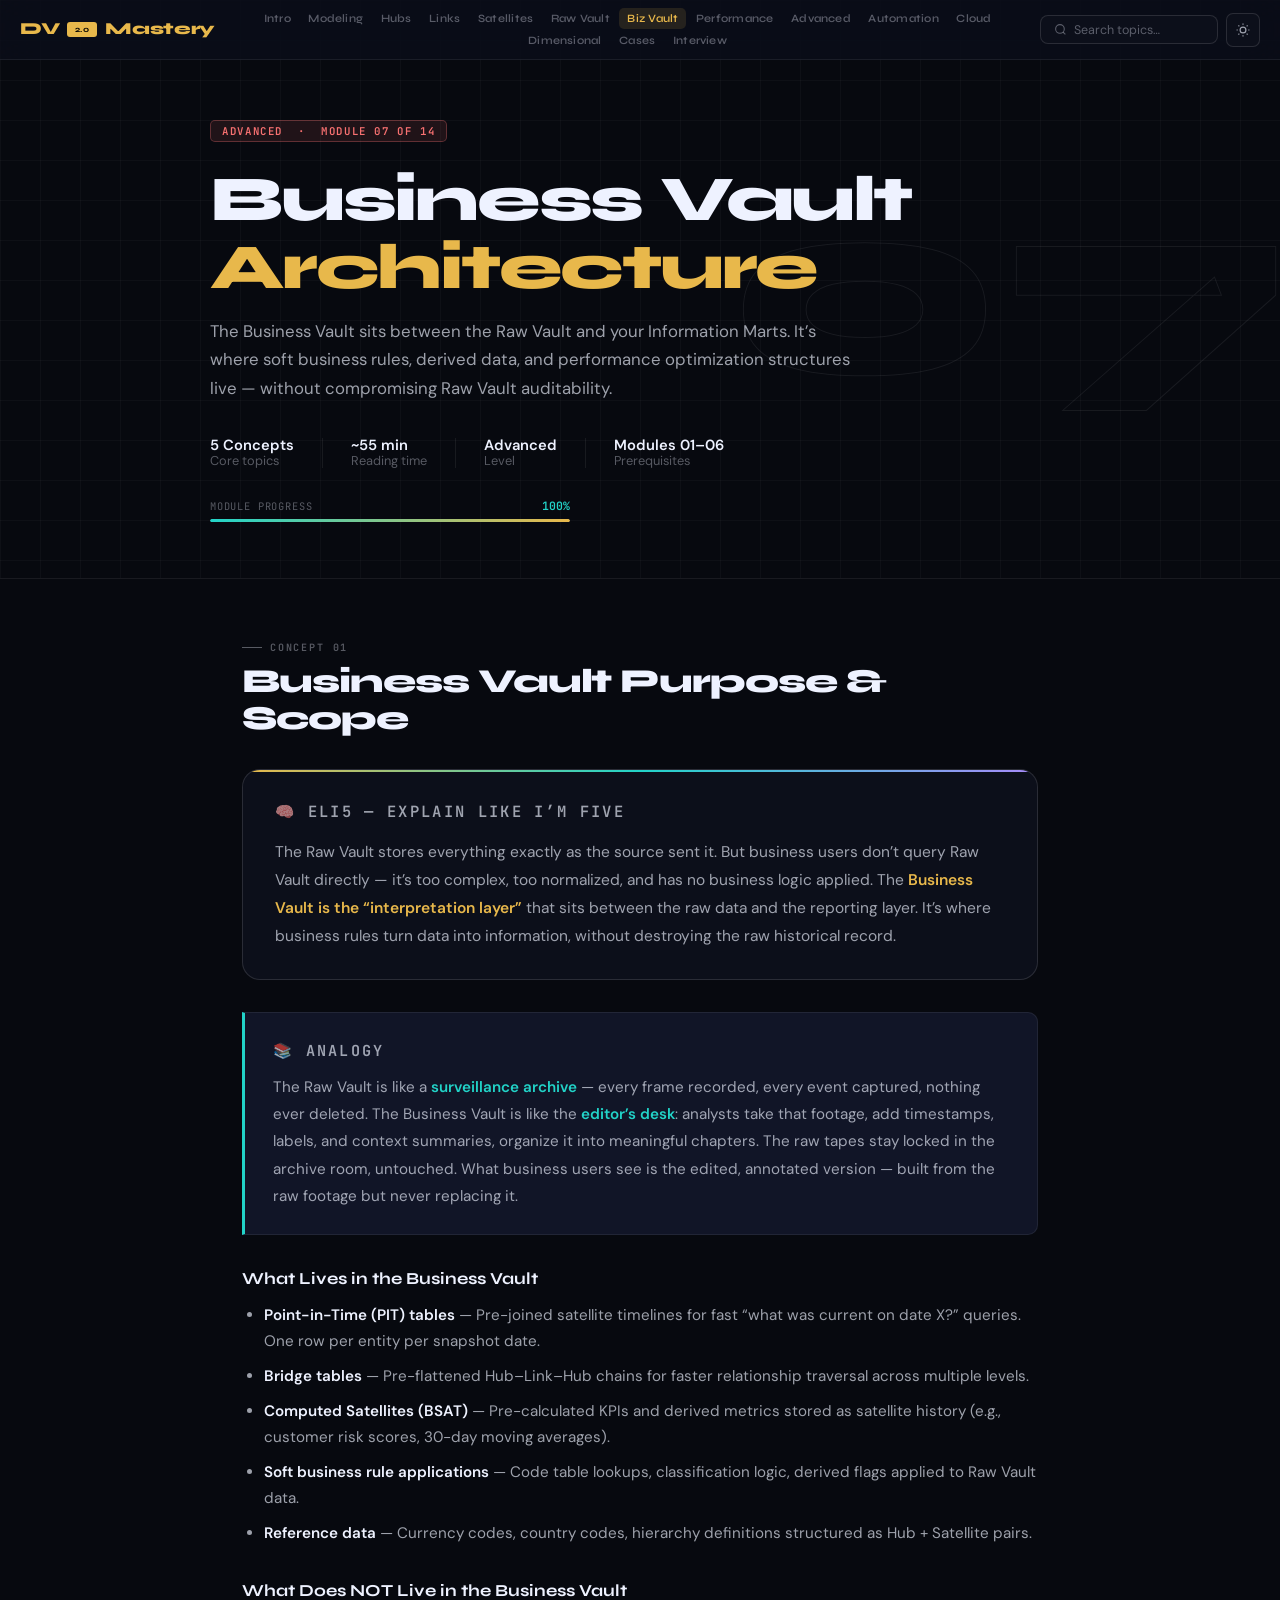
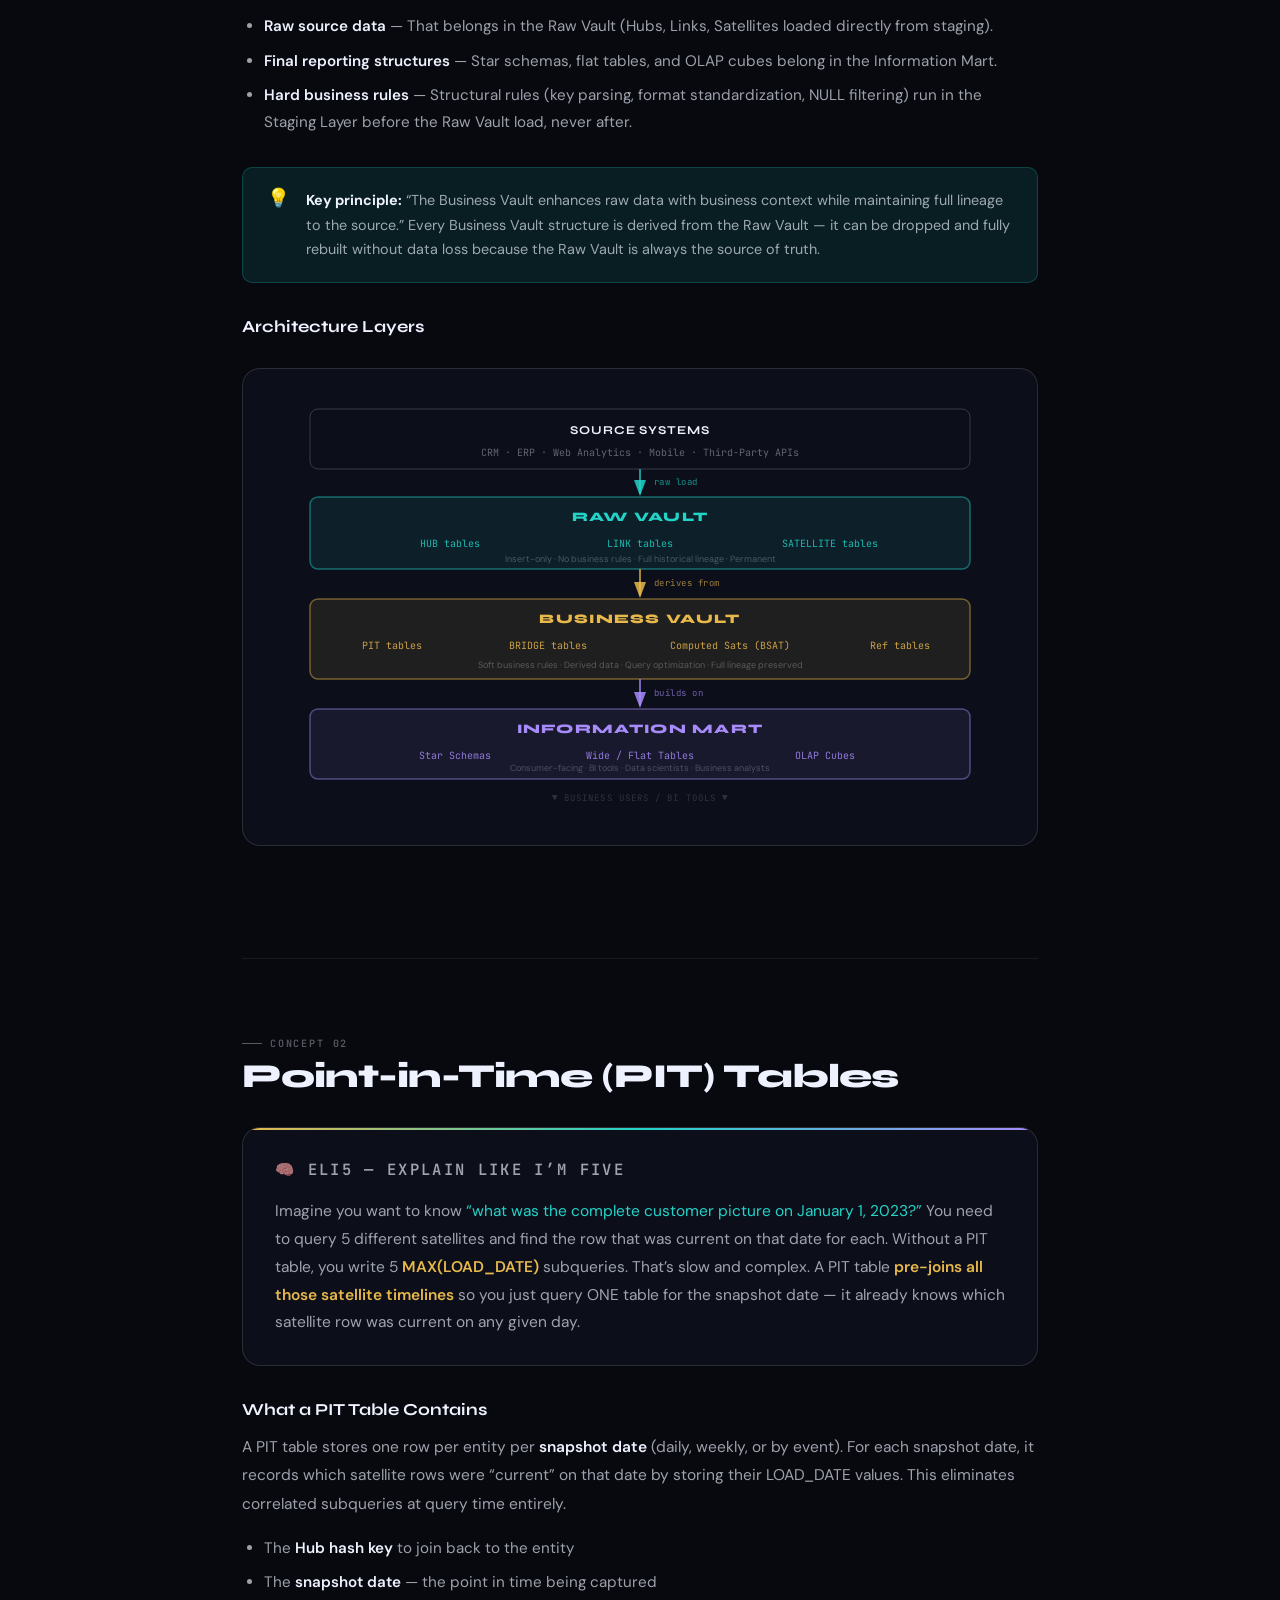
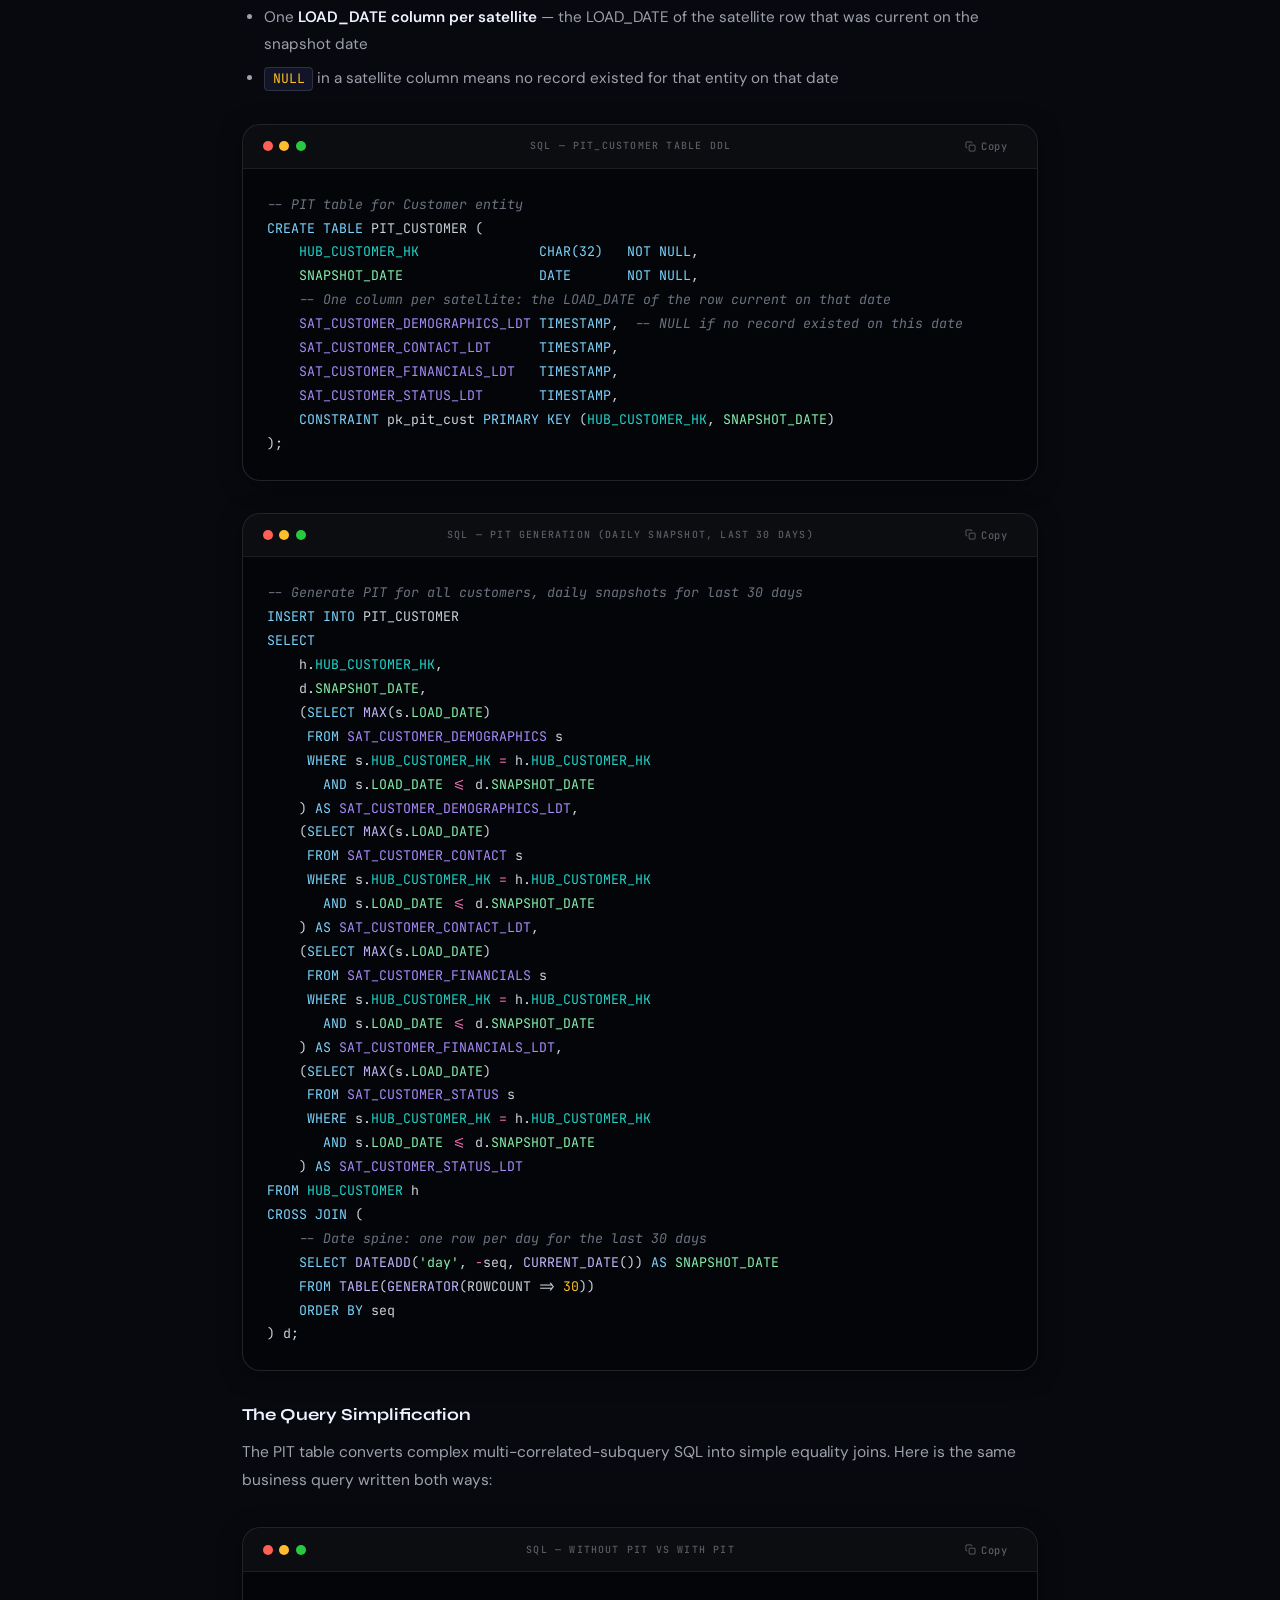
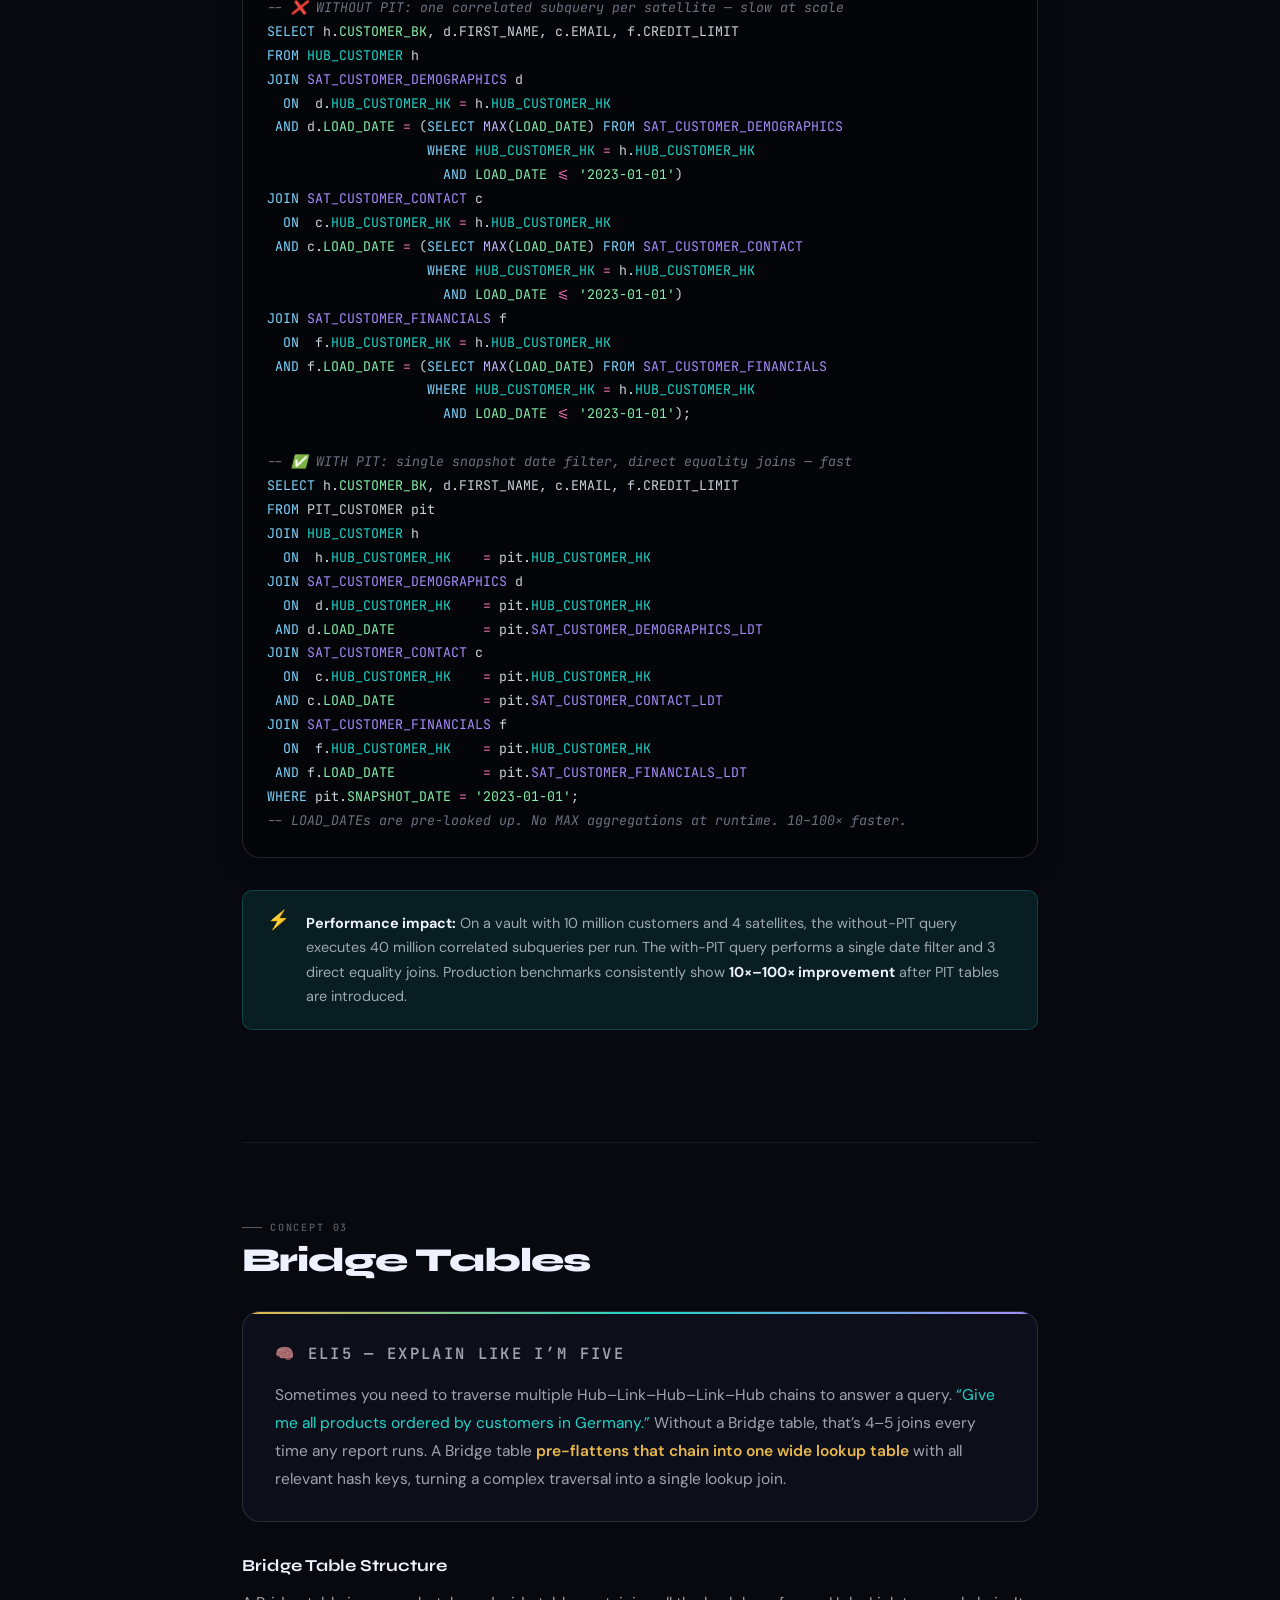
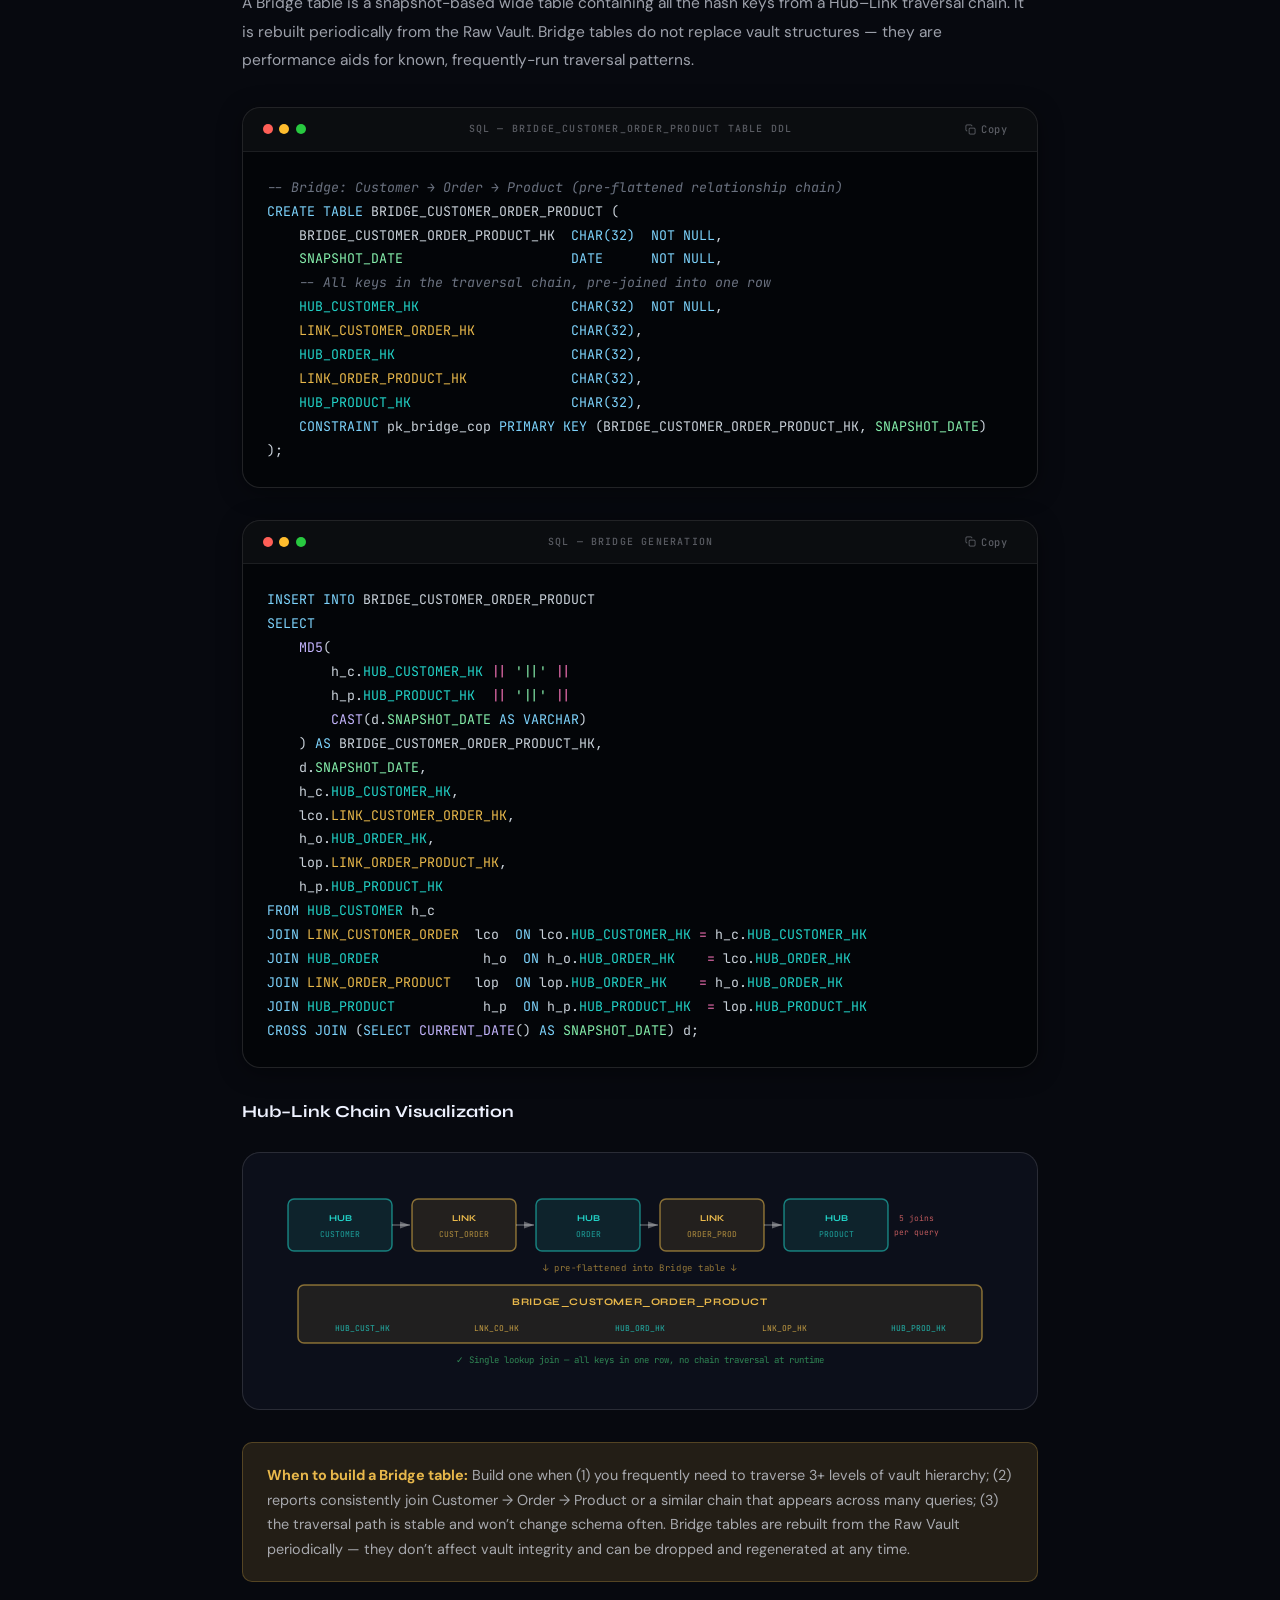
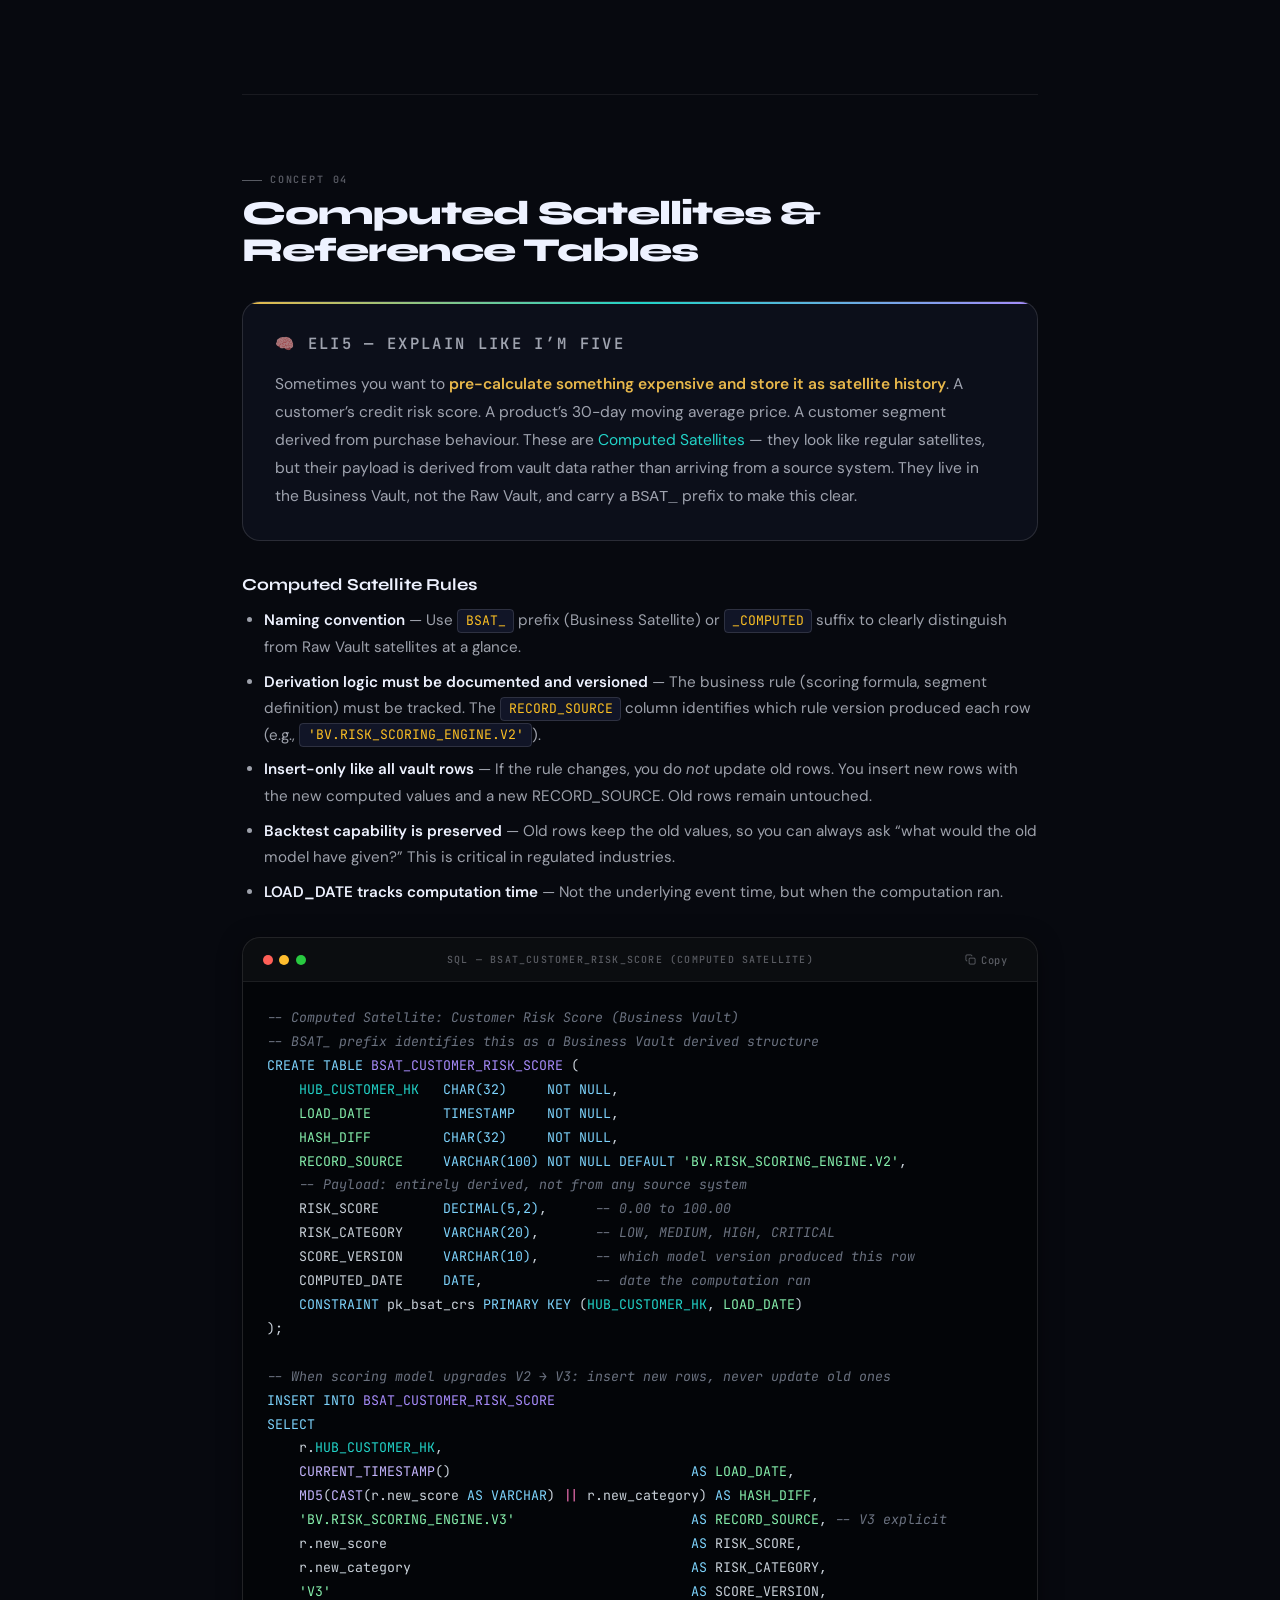
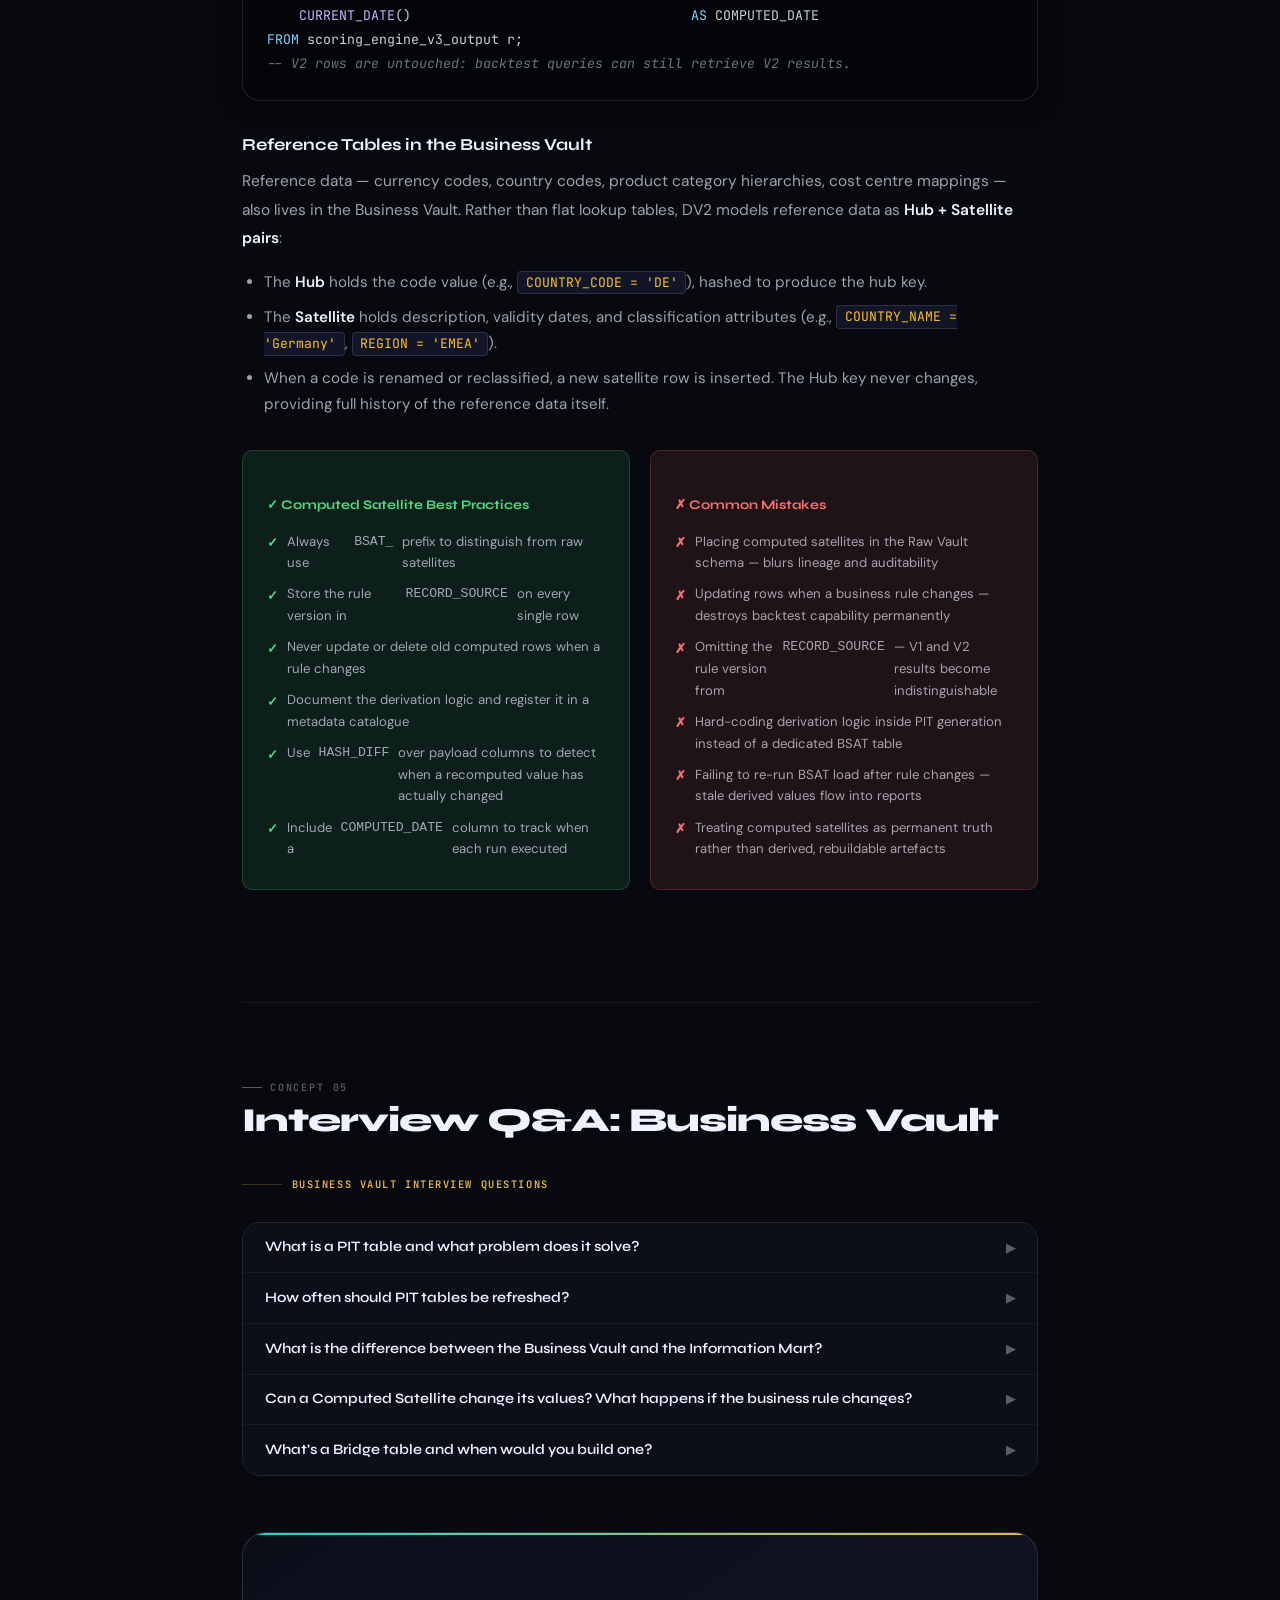
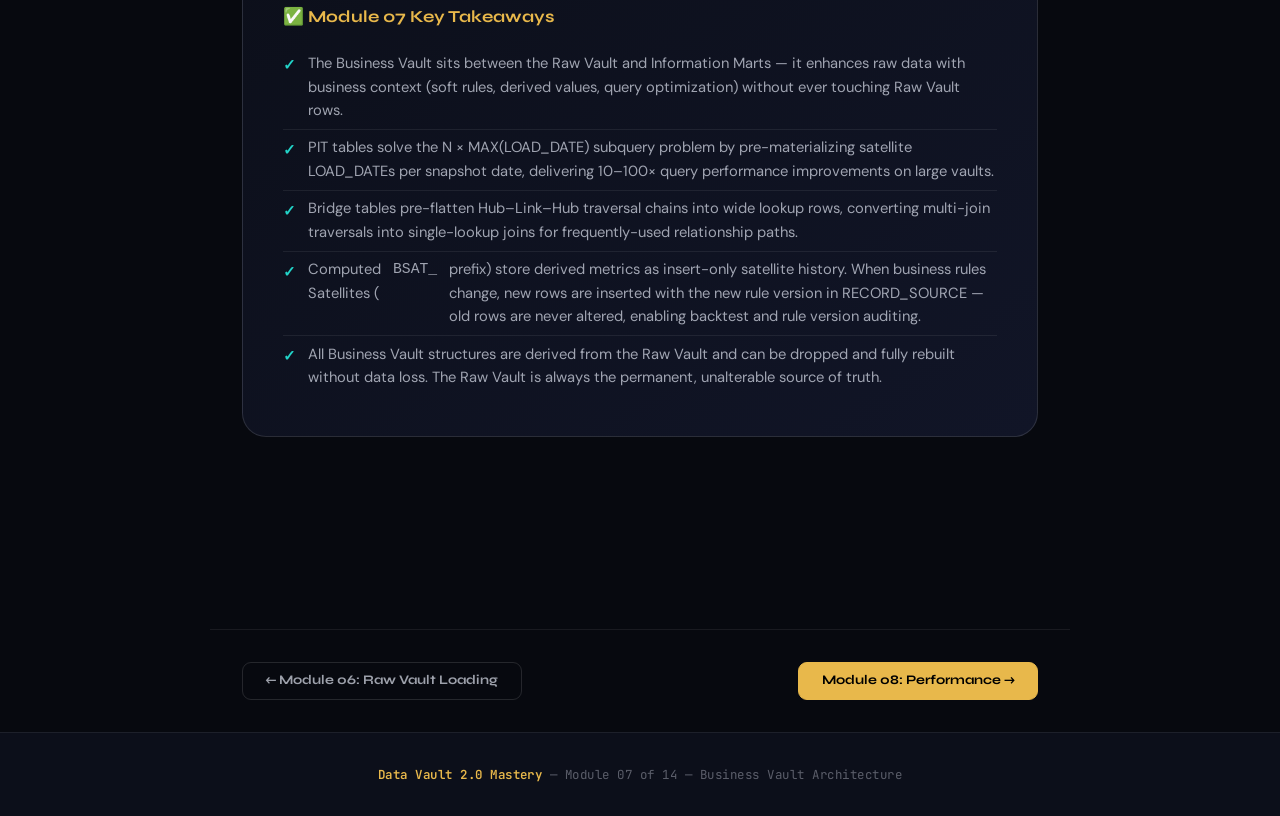
<file: modules/module07.html>
﻿<!DOCTYPE html>
<html lang="en" data-theme="dark">
<head>
<meta charset="UTF-8">
<meta name="viewport" content="width=device-width, initial-scale=1.0">
<meta name="description" content="Business Vault Architecture in Data Vault 2.0 — Point-in-Time tables, Bridge tables, Computed Satellites, and soft business rules that sit between the Raw Vault and Information Marts.">
<title>Module 07: Business Vault Architecture | DV2 Mastery</title>
<link rel="icon" type="image/svg+xml" href="../assets/favicon.svg">
<link rel="stylesheet" href="../assets/css/styles.css">
</head>
<body>

<!-- READING PROGRESS -->
<div class="reading-progress"><div class="reading-progress-bar"></div></div>

<!-- NAV -->
<nav class="nav">
  <a href="../index.html" class="nav-logo">DV<span class="nav-logo-badge">2.0</span>Mastery</a>
  <div class="nav-links">
    <a href="module01.html">Intro</a>
    <a href="module02.html">Modeling</a>
    <a href="module03.html">Hubs</a>
    <a href="module04.html">Links</a>
    <a href="module05.html">Satellites</a>
    <a href="module06.html">Raw Vault</a>
    <a href="module07.html" class="active">Biz Vault</a>
    <a href="module08.html">Performance</a>
    <a href="module09.html">Advanced</a>
    <a href="module10.html">Automation</a>
    <a href="module11.html">Cloud</a>
    <a href="module12.html">Dimensional</a>
    <a href="module13.html">Cases</a>
    <a href="module14.html">Interview</a>
  </div>
  <div class="nav-actions">
    <div class="nav-search">
      <svg width="13" height="13" viewBox="0 0 24 24" fill="none" stroke="currentColor" stroke-width="2"><circle cx="11" cy="11" r="8"/><line x1="21" y1="21" x2="16.65" y2="16.65"/></svg>
      <input type="text" placeholder="Search topics…" aria-label="Search topics">
    </div>
    <button class="btn-icon" id="theme-toggle" title="Toggle theme" aria-label="Toggle theme">
      <svg width="14" height="14" viewBox="0 0 24 24" fill="none" stroke="currentColor" stroke-width="2"><circle cx="12" cy="12" r="5"/><line x1="12" y1="1" x2="12" y2="3"/><line x1="12" y1="21" x2="12" y2="23"/><line x1="4.22" y1="4.22" x2="5.64" y2="5.64"/><line x1="18.36" y1="18.36" x2="19.78" y2="19.78"/><line x1="1" y1="12" x2="3" y2="12"/><line x1="21" y1="12" x2="23" y2="12"/><line x1="4.22" y1="19.78" x2="5.64" y2="18.36"/><line x1="18.36" y1="5.64" x2="19.78" y2="4.22"/></svg>
    </button>
  </div>
</nav>
<div id="search-dropdown" class="search-dropdown" role="listbox"></div>

<!-- MODULE HERO -->
<header class="mod-hero">
  <div class="mod-hero-grid"></div>
  <div class="mod-hero-ghost">07</div>
  <div class="mod-hero-inner">
    <span class="mod-tag" style="color:var(--coral);border-color:rgba(248,113,113,0.3);background:var(--coral-dim)">
      Advanced &nbsp;&middot;&nbsp; Module 07 of 14
    </span>
    <h1>Business Vault<br><em style="color:var(--gold)">Architecture</em></h1>
    <p class="mod-hero-desc">
      The Business Vault sits between the Raw Vault and your Information Marts. It&rsquo;s where soft business rules, derived data, and performance optimization structures live &mdash; without compromising Raw Vault auditability.
    </p>
    <div class="mod-meta">
      <div class="mod-meta-item"><strong>5 Concepts</strong>Core topics</div>
      <div class="mod-meta-item"><strong>~55 min</strong>Reading time</div>
      <div class="mod-meta-item"><strong>Advanced</strong>Level</div>
      <div class="mod-meta-item"><strong>Modules 01&ndash;06</strong>Prerequisites</div>
    </div>
    <div class="mod-progress">
      <div class="mod-progress-row">
        <span class="mod-progress-label">Module Progress</span>
        <span class="mod-progress-pct">0%</span>
      </div>
      <div class="mod-progress-track"><div class="mod-progress-fill" style="width:0%"></div></div>
    </div>
  </div>
</header>

<!-- CONTENT -->
<main class="content">

  <!-- ============================================================
       CONCEPT 1: BUSINESS VAULT PURPOSE & SCOPE
       ============================================================ -->
  <article class="concept" data-topic="bv-purpose" id="bv-purpose">
    <p class="concept-num">Concept 01</p>
    <h2>Business Vault Purpose &amp; Scope</h2>

    <div class="eli5">
      <p class="eli5-label">&#129504; ELI5 &mdash; Explain Like I&rsquo;m Five</p>
      <p>
        The Raw Vault stores everything exactly as the source sent it. But business users don&rsquo;t query Raw Vault directly &mdash; it&rsquo;s too complex, too normalized, and has no business logic applied. The <strong>Business Vault is the &ldquo;interpretation layer&rdquo;</strong> that sits between the raw data and the reporting layer. It&rsquo;s where business rules turn data into information, without destroying the raw historical record.
      </p>
    </div>

    <div class="analogy">
      <p class="analogy-label">&#128218; Analogy</p>
      <p>
        The Raw Vault is like a <strong>surveillance archive</strong> &mdash; every frame recorded, every event captured, nothing ever deleted. The Business Vault is like the <strong>editor&rsquo;s desk</strong>: analysts take that footage, add timestamps, labels, and context summaries, organize it into meaningful chapters. The raw tapes stay locked in the archive room, untouched. What business users see is the edited, annotated version &mdash; built from the raw footage but never replacing it.
      </p>
    </div>

    <div class="detail">
      <h3>What Lives in the Business Vault</h3>
      <ul>
        <li><strong>Point-in-Time (PIT) tables</strong> &mdash; Pre-joined satellite timelines for fast &ldquo;what was current on date X?&rdquo; queries. One row per entity per snapshot date.</li>
        <li><strong>Bridge tables</strong> &mdash; Pre-flattened Hub&ndash;Link&ndash;Hub chains for faster relationship traversal across multiple levels.</li>
        <li><strong>Computed Satellites (BSAT)</strong> &mdash; Pre-calculated KPIs and derived metrics stored as satellite history (e.g., customer risk scores, 30-day moving averages).</li>
        <li><strong>Soft business rule applications</strong> &mdash; Code table lookups, classification logic, derived flags applied to Raw Vault data.</li>
        <li><strong>Reference data</strong> &mdash; Currency codes, country codes, hierarchy definitions structured as Hub + Satellite pairs.</li>
      </ul>
    </div>

    <div class="detail">
      <h3>What Does NOT Live in the Business Vault</h3>
      <ul>
        <li><strong>Raw source data</strong> &mdash; That belongs in the Raw Vault (Hubs, Links, Satellites loaded directly from staging).</li>
        <li><strong>Final reporting structures</strong> &mdash; Star schemas, flat tables, and OLAP cubes belong in the Information Mart.</li>
        <li><strong>Hard business rules</strong> &mdash; Structural rules (key parsing, format standardization, NULL filtering) run in the Staging Layer before the Raw Vault load, never after.</li>
      </ul>
    </div>

    <div class="callout">
      <span class="callout-icon">&#128161;</span>
      <p><strong>Key principle:</strong> &ldquo;The Business Vault enhances raw data with business context while maintaining full lineage to the source.&rdquo; Every Business Vault structure is derived from the Raw Vault &mdash; it can be dropped and fully rebuilt without data loss because the Raw Vault is always the source of truth.</p>
    </div>

    <h3>Architecture Layers</h3>
    <div class="diagram">
      <svg viewBox="0 0 720 412" xmlns="http://www.w3.org/2000/svg" aria-label="Data Vault 2.0 four-layer architecture">
        <defs>
          <marker id="m07-arr-teal" markerWidth="8" markerHeight="6" refX="7" refY="3" orient="auto">
            <polygon points="0 0,8 3,0 6" fill="rgba(34,211,200,0.85)"/>
          </marker>
          <marker id="m07-arr-gold" markerWidth="8" markerHeight="6" refX="7" refY="3" orient="auto">
            <polygon points="0 0,8 3,0 6" fill="rgba(232,184,75,0.85)"/>
          </marker>
          <marker id="m07-arr-purple" markerWidth="8" markerHeight="6" refX="7" refY="3" orient="auto">
            <polygon points="0 0,8 3,0 6" fill="rgba(167,139,250,0.85)"/>
          </marker>
        </defs>

        <!-- Source Systems -->
        <rect x="30" y="8" width="660" height="60" rx="8" fill="rgba(12,15,26,0.7)" stroke="rgba(255,255,255,0.18)" stroke-width="1"/>
        <text x="360" y="33" text-anchor="middle" fill="#eef2ff" font-family="Syne,sans-serif" font-size="12" font-weight="700" letter-spacing="0.08em">SOURCE SYSTEMS</text>
        <text x="360" y="55" text-anchor="middle" fill="rgba(238,242,255,0.38)" font-family="JetBrains Mono,monospace" font-size="10">CRM  ·  ERP  ·  Web Analytics  ·  Mobile  ·  Third-Party APIs</text>

        <!-- Arrow: Source → Raw Vault -->
        <line x1="360" y1="68" x2="360" y2="93" stroke="rgba(34,211,200,0.7)" stroke-width="2" marker-end="url(#m07-arr-teal)"/>
        <text x="374" y="84" fill="rgba(34,211,200,0.65)" font-family="JetBrains Mono,monospace" font-size="9" letter-spacing="0.05em">raw load</text>

        <!-- Raw Vault -->
        <rect x="30" y="96" width="660" height="72" rx="8" fill="rgba(34,211,200,0.08)" stroke="rgba(34,211,200,0.45)" stroke-width="1.5"/>
        <text x="360" y="120" text-anchor="middle" fill="#22d3c8" font-family="Syne,sans-serif" font-size="13" font-weight="800" letter-spacing="0.1em">RAW VAULT</text>
        <text x="170" y="146" text-anchor="middle" fill="rgba(34,211,200,0.85)" font-family="JetBrains Mono,monospace" font-size="10">HUB tables</text>
        <text x="360" y="146" text-anchor="middle" fill="rgba(34,211,200,0.85)" font-family="JetBrains Mono,monospace" font-size="10">LINK tables</text>
        <text x="550" y="146" text-anchor="middle" fill="rgba(34,211,200,0.85)" font-family="JetBrains Mono,monospace" font-size="10">SATELLITE tables</text>
        <text x="360" y="161" text-anchor="middle" fill="rgba(238,242,255,0.28)" font-family="DM Sans,sans-serif" font-size="9">Insert-only · No business rules · Full historical lineage · Permanent</text>

        <!-- Arrow: Raw Vault → Business Vault -->
        <line x1="360" y1="168" x2="360" y2="195" stroke="rgba(232,184,75,0.7)" stroke-width="2" marker-end="url(#m07-arr-gold)"/>
        <text x="374" y="185" fill="rgba(232,184,75,0.65)" font-family="JetBrains Mono,monospace" font-size="9" letter-spacing="0.05em">derives from</text>

        <!-- Business Vault -->
        <rect x="30" y="198" width="660" height="80" rx="8" fill="rgba(232,184,75,0.09)" stroke="rgba(232,184,75,0.45)" stroke-width="1.5"/>
        <text x="360" y="222" text-anchor="middle" fill="#e8b84b" font-family="Syne,sans-serif" font-size="13" font-weight="800" letter-spacing="0.1em">BUSINESS VAULT</text>
        <text x="112" y="248" text-anchor="middle" fill="rgba(232,184,75,0.85)" font-family="JetBrains Mono,monospace" font-size="10">PIT tables</text>
        <text x="268" y="248" text-anchor="middle" fill="rgba(232,184,75,0.85)" font-family="JetBrains Mono,monospace" font-size="10">BRIDGE tables</text>
        <text x="450" y="248" text-anchor="middle" fill="rgba(232,184,75,0.85)" font-family="JetBrains Mono,monospace" font-size="10">Computed Sats (BSAT)</text>
        <text x="620" y="248" text-anchor="middle" fill="rgba(232,184,75,0.85)" font-family="JetBrains Mono,monospace" font-size="10">Ref tables</text>
        <text x="360" y="267" text-anchor="middle" fill="rgba(238,242,255,0.28)" font-family="DM Sans,sans-serif" font-size="9">Soft business rules · Derived data · Query optimization · Full lineage preserved</text>

        <!-- Arrow: Business Vault → Information Mart -->
        <line x1="360" y1="278" x2="360" y2="305" stroke="rgba(167,139,250,0.7)" stroke-width="2" marker-end="url(#m07-arr-purple)"/>
        <text x="374" y="295" fill="rgba(167,139,250,0.65)" font-family="JetBrains Mono,monospace" font-size="9" letter-spacing="0.05em">builds on</text>

        <!-- Information Mart -->
        <rect x="30" y="308" width="660" height="70" rx="8" fill="rgba(167,139,250,0.08)" stroke="rgba(167,139,250,0.45)" stroke-width="1.5"/>
        <text x="360" y="332" text-anchor="middle" fill="#a78bfa" font-family="Syne,sans-serif" font-size="13" font-weight="800" letter-spacing="0.1em">INFORMATION MART</text>
        <text x="175" y="358" text-anchor="middle" fill="rgba(167,139,250,0.85)" font-family="JetBrains Mono,monospace" font-size="10">Star Schemas</text>
        <text x="360" y="358" text-anchor="middle" fill="rgba(167,139,250,0.85)" font-family="JetBrains Mono,monospace" font-size="10">Wide / Flat Tables</text>
        <text x="545" y="358" text-anchor="middle" fill="rgba(167,139,250,0.85)" font-family="JetBrains Mono,monospace" font-size="10">OLAP Cubes</text>
        <text x="360" y="370" text-anchor="middle" fill="rgba(238,242,255,0.25)" font-family="DM Sans,sans-serif" font-size="9">Consumer-facing · BI tools · Data scientists · Business analysts</text>

        <text x="360" y="400" text-anchor="middle" fill="rgba(238,242,255,0.16)" font-family="JetBrains Mono,monospace" font-size="9" letter-spacing="0.12em">&#9660;  BUSINESS USERS / BI TOOLS  &#9660;</text>
      </svg>
    </div>
  </article>

  <!-- ============================================================
       CONCEPT 2: POINT-IN-TIME (PIT) TABLES
       ============================================================ -->
  <article class="concept" data-topic="pit-tables" id="pit-tables">
    <p class="concept-num">Concept 02</p>
    <h2>Point-in-Time (PIT) Tables</h2>

    <div class="eli5">
      <p class="eli5-label">&#129504; ELI5 &mdash; Explain Like I&rsquo;m Five</p>
      <p>
        Imagine you want to know <em>&ldquo;what was the complete customer picture on January 1, 2023?&rdquo;</em> You need to query 5 different satellites and find the row that was current on that date for each. Without a PIT table, you write 5 <strong>MAX(LOAD_DATE)</strong> subqueries. That&rsquo;s slow and complex. A PIT table <strong>pre-joins all those satellite timelines</strong> so you just query ONE table for the snapshot date &mdash; it already knows which satellite row was current on any given day.
      </p>
    </div>

    <div class="detail">
      <h3>What a PIT Table Contains</h3>
      <p>A PIT table stores one row per entity per <strong>snapshot date</strong> (daily, weekly, or by event). For each snapshot date, it records which satellite rows were &ldquo;current&rdquo; on that date by storing their LOAD_DATE values. This eliminates correlated subqueries at query time entirely.</p>
      <ul>
        <li>The <strong>Hub hash key</strong> to join back to the entity</li>
        <li>The <strong>snapshot date</strong> &mdash; the point in time being captured</li>
        <li>One <strong>LOAD_DATE column per satellite</strong> &mdash; the LOAD_DATE of the satellite row that was current on the snapshot date</li>
        <li><code>NULL</code> in a satellite column means no record existed for that entity on that date</li>
      </ul>
    </div>

    <div class="code-block">
      <div class="code-header">
        <div class="code-dots"><span class="code-dot"></span><span class="code-dot"></span><span class="code-dot"></span></div>
        <span class="code-label">SQL &mdash; PIT_CUSTOMER Table DDL</span>
        <button class="copy-btn" aria-label="Copy code">
          <svg width="11" height="11" viewBox="0 0 24 24" fill="none" stroke="currentColor" stroke-width="2"><rect x="9" y="9" width="13" height="13" rx="2"/><path d="M5 15H4a2 2 0 0 1-2-2V4a2 2 0 0 1 2-2h9a2 2 0 0 1 2 2v1"/></svg>
          Copy
        </button>
      </div>
      <pre><span class="cm">-- PIT table for Customer entity</span>
<span class="kw">CREATE TABLE</span> PIT_CUSTOMER (
    <span class="hub">HUB_CUSTOMER_HK</span>               <span class="typ">CHAR(32)</span>   <span class="kw">NOT NULL</span>,
    <span class="str">SNAPSHOT_DATE</span>                 <span class="typ">DATE</span>       <span class="kw">NOT NULL</span>,
    <span class="cm">-- One column per satellite: the LOAD_DATE of the row current on that date</span>
    <span class="sat">SAT_CUSTOMER_DEMOGRAPHICS_LDT</span> <span class="typ">TIMESTAMP</span>,  <span class="cm">-- NULL if no record existed on this date</span>
    <span class="sat">SAT_CUSTOMER_CONTACT_LDT</span>      <span class="typ">TIMESTAMP</span>,
    <span class="sat">SAT_CUSTOMER_FINANCIALS_LDT</span>   <span class="typ">TIMESTAMP</span>,
    <span class="sat">SAT_CUSTOMER_STATUS_LDT</span>       <span class="typ">TIMESTAMP</span>,
    <span class="kw">CONSTRAINT</span> pk_pit_cust <span class="kw">PRIMARY KEY</span> (<span class="hub">HUB_CUSTOMER_HK</span>, <span class="str">SNAPSHOT_DATE</span>)
);</pre>
    </div>

    <div class="code-block">
      <div class="code-header">
        <div class="code-dots"><span class="code-dot"></span><span class="code-dot"></span><span class="code-dot"></span></div>
        <span class="code-label">SQL &mdash; PIT Generation (Daily Snapshot, Last 30 Days)</span>
        <button class="copy-btn" aria-label="Copy code">
          <svg width="11" height="11" viewBox="0 0 24 24" fill="none" stroke="currentColor" stroke-width="2"><rect x="9" y="9" width="13" height="13" rx="2"/><path d="M5 15H4a2 2 0 0 1-2-2V4a2 2 0 0 1 2-2h9a2 2 0 0 1 2 2v1"/></svg>
          Copy
        </button>
      </div>
      <pre><span class="cm">-- Generate PIT for all customers, daily snapshots for last 30 days</span>
<span class="kw">INSERT INTO</span> PIT_CUSTOMER
<span class="kw">SELECT</span>
    h.<span class="hub">HUB_CUSTOMER_HK</span>,
    d.<span class="str">SNAPSHOT_DATE</span>,
    (<span class="kw">SELECT</span> <span class="fn">MAX</span>(s.<span class="str">LOAD_DATE</span>)
     <span class="kw">FROM</span> <span class="sat">SAT_CUSTOMER_DEMOGRAPHICS</span> s
     <span class="kw">WHERE</span> s.<span class="hub">HUB_CUSTOMER_HK</span> <span class="op">=</span> h.<span class="hub">HUB_CUSTOMER_HK</span>
       <span class="kw">AND</span> s.<span class="str">LOAD_DATE</span> <span class="op">&lt;=</span> d.<span class="str">SNAPSHOT_DATE</span>
    ) <span class="kw">AS</span> <span class="sat">SAT_CUSTOMER_DEMOGRAPHICS_LDT</span>,
    (<span class="kw">SELECT</span> <span class="fn">MAX</span>(s.<span class="str">LOAD_DATE</span>)
     <span class="kw">FROM</span> <span class="sat">SAT_CUSTOMER_CONTACT</span> s
     <span class="kw">WHERE</span> s.<span class="hub">HUB_CUSTOMER_HK</span> <span class="op">=</span> h.<span class="hub">HUB_CUSTOMER_HK</span>
       <span class="kw">AND</span> s.<span class="str">LOAD_DATE</span> <span class="op">&lt;=</span> d.<span class="str">SNAPSHOT_DATE</span>
    ) <span class="kw">AS</span> <span class="sat">SAT_CUSTOMER_CONTACT_LDT</span>,
    (<span class="kw">SELECT</span> <span class="fn">MAX</span>(s.<span class="str">LOAD_DATE</span>)
     <span class="kw">FROM</span> <span class="sat">SAT_CUSTOMER_FINANCIALS</span> s
     <span class="kw">WHERE</span> s.<span class="hub">HUB_CUSTOMER_HK</span> <span class="op">=</span> h.<span class="hub">HUB_CUSTOMER_HK</span>
       <span class="kw">AND</span> s.<span class="str">LOAD_DATE</span> <span class="op">&lt;=</span> d.<span class="str">SNAPSHOT_DATE</span>
    ) <span class="kw">AS</span> <span class="sat">SAT_CUSTOMER_FINANCIALS_LDT</span>,
    (<span class="kw">SELECT</span> <span class="fn">MAX</span>(s.<span class="str">LOAD_DATE</span>)
     <span class="kw">FROM</span> <span class="sat">SAT_CUSTOMER_STATUS</span> s
     <span class="kw">WHERE</span> s.<span class="hub">HUB_CUSTOMER_HK</span> <span class="op">=</span> h.<span class="hub">HUB_CUSTOMER_HK</span>
       <span class="kw">AND</span> s.<span class="str">LOAD_DATE</span> <span class="op">&lt;=</span> d.<span class="str">SNAPSHOT_DATE</span>
    ) <span class="kw">AS</span> <span class="sat">SAT_CUSTOMER_STATUS_LDT</span>
<span class="kw">FROM</span> <span class="hub">HUB_CUSTOMER</span> h
<span class="kw">CROSS JOIN</span> (
    <span class="cm">-- Date spine: one row per day for the last 30 days</span>
    <span class="kw">SELECT</span> <span class="fn">DATEADD</span>(<span class="str">'day'</span>, <span class="op">-</span>seq, <span class="fn">CURRENT_DATE</span>()) <span class="kw">AS</span> <span class="str">SNAPSHOT_DATE</span>
    <span class="kw">FROM</span> <span class="fn">TABLE</span>(<span class="fn">GENERATOR</span>(ROWCOUNT => <span class="num">30</span>))
    <span class="kw">ORDER BY</span> seq
) d;</pre>
    </div>

    <div class="detail">
      <h3>The Query Simplification</h3>
      <p>The PIT table converts complex multi-correlated-subquery SQL into simple equality joins. Here is the same business query written both ways:</p>
    </div>

    <div class="code-block">
      <div class="code-header">
        <div class="code-dots"><span class="code-dot"></span><span class="code-dot"></span><span class="code-dot"></span></div>
        <span class="code-label">SQL &mdash; Without PIT vs With PIT</span>
        <button class="copy-btn" aria-label="Copy code">
          <svg width="11" height="11" viewBox="0 0 24 24" fill="none" stroke="currentColor" stroke-width="2"><rect x="9" y="9" width="13" height="13" rx="2"/><path d="M5 15H4a2 2 0 0 1-2-2V4a2 2 0 0 1 2-2h9a2 2 0 0 1 2 2v1"/></svg>
          Copy
        </button>
      </div>
      <pre><span class="cm">-- ❌ WITHOUT PIT: one correlated subquery per satellite — slow at scale</span>
<span class="kw">SELECT</span> h.<span class="str">CUSTOMER_BK</span>, d.FIRST_NAME, c.EMAIL, f.CREDIT_LIMIT
<span class="kw">FROM</span> <span class="hub">HUB_CUSTOMER</span> h
<span class="kw">JOIN</span> <span class="sat">SAT_CUSTOMER_DEMOGRAPHICS</span> d
  <span class="kw">ON</span>  d.<span class="hub">HUB_CUSTOMER_HK</span> <span class="op">=</span> h.<span class="hub">HUB_CUSTOMER_HK</span>
 <span class="kw">AND</span> d.<span class="str">LOAD_DATE</span> <span class="op">=</span> (<span class="kw">SELECT</span> <span class="fn">MAX</span>(<span class="str">LOAD_DATE</span>) <span class="kw">FROM</span> <span class="sat">SAT_CUSTOMER_DEMOGRAPHICS</span>
                    <span class="kw">WHERE</span> <span class="hub">HUB_CUSTOMER_HK</span> <span class="op">=</span> h.<span class="hub">HUB_CUSTOMER_HK</span>
                      <span class="kw">AND</span> <span class="str">LOAD_DATE</span> <span class="op">&lt;=</span> <span class="str">'2023-01-01'</span>)
<span class="kw">JOIN</span> <span class="sat">SAT_CUSTOMER_CONTACT</span> c
  <span class="kw">ON</span>  c.<span class="hub">HUB_CUSTOMER_HK</span> <span class="op">=</span> h.<span class="hub">HUB_CUSTOMER_HK</span>
 <span class="kw">AND</span> c.<span class="str">LOAD_DATE</span> <span class="op">=</span> (<span class="kw">SELECT</span> <span class="fn">MAX</span>(<span class="str">LOAD_DATE</span>) <span class="kw">FROM</span> <span class="sat">SAT_CUSTOMER_CONTACT</span>
                    <span class="kw">WHERE</span> <span class="hub">HUB_CUSTOMER_HK</span> <span class="op">=</span> h.<span class="hub">HUB_CUSTOMER_HK</span>
                      <span class="kw">AND</span> <span class="str">LOAD_DATE</span> <span class="op">&lt;=</span> <span class="str">'2023-01-01'</span>)
<span class="kw">JOIN</span> <span class="sat">SAT_CUSTOMER_FINANCIALS</span> f
  <span class="kw">ON</span>  f.<span class="hub">HUB_CUSTOMER_HK</span> <span class="op">=</span> h.<span class="hub">HUB_CUSTOMER_HK</span>
 <span class="kw">AND</span> f.<span class="str">LOAD_DATE</span> <span class="op">=</span> (<span class="kw">SELECT</span> <span class="fn">MAX</span>(<span class="str">LOAD_DATE</span>) <span class="kw">FROM</span> <span class="sat">SAT_CUSTOMER_FINANCIALS</span>
                    <span class="kw">WHERE</span> <span class="hub">HUB_CUSTOMER_HK</span> <span class="op">=</span> h.<span class="hub">HUB_CUSTOMER_HK</span>
                      <span class="kw">AND</span> <span class="str">LOAD_DATE</span> <span class="op">&lt;=</span> <span class="str">'2023-01-01'</span>);

<span class="cm">-- ✅ WITH PIT: single snapshot date filter, direct equality joins — fast</span>
<span class="kw">SELECT</span> h.<span class="str">CUSTOMER_BK</span>, d.FIRST_NAME, c.EMAIL, f.CREDIT_LIMIT
<span class="kw">FROM</span> PIT_CUSTOMER pit
<span class="kw">JOIN</span> <span class="hub">HUB_CUSTOMER</span> h
  <span class="kw">ON</span>  h.<span class="hub">HUB_CUSTOMER_HK</span>    <span class="op">=</span> pit.<span class="hub">HUB_CUSTOMER_HK</span>
<span class="kw">JOIN</span> <span class="sat">SAT_CUSTOMER_DEMOGRAPHICS</span> d
  <span class="kw">ON</span>  d.<span class="hub">HUB_CUSTOMER_HK</span>    <span class="op">=</span> pit.<span class="hub">HUB_CUSTOMER_HK</span>
 <span class="kw">AND</span> d.<span class="str">LOAD_DATE</span>           <span class="op">=</span> pit.<span class="sat">SAT_CUSTOMER_DEMOGRAPHICS_LDT</span>
<span class="kw">JOIN</span> <span class="sat">SAT_CUSTOMER_CONTACT</span> c
  <span class="kw">ON</span>  c.<span class="hub">HUB_CUSTOMER_HK</span>    <span class="op">=</span> pit.<span class="hub">HUB_CUSTOMER_HK</span>
 <span class="kw">AND</span> c.<span class="str">LOAD_DATE</span>           <span class="op">=</span> pit.<span class="sat">SAT_CUSTOMER_CONTACT_LDT</span>
<span class="kw">JOIN</span> <span class="sat">SAT_CUSTOMER_FINANCIALS</span> f
  <span class="kw">ON</span>  f.<span class="hub">HUB_CUSTOMER_HK</span>    <span class="op">=</span> pit.<span class="hub">HUB_CUSTOMER_HK</span>
 <span class="kw">AND</span> f.<span class="str">LOAD_DATE</span>           <span class="op">=</span> pit.<span class="sat">SAT_CUSTOMER_FINANCIALS_LDT</span>
<span class="kw">WHERE</span> pit.<span class="str">SNAPSHOT_DATE</span> <span class="op">=</span> <span class="str">'2023-01-01'</span>;
<span class="cm">-- LOAD_DATEs are pre-looked up. No MAX aggregations at runtime. 10–100× faster.</span></pre>
    </div>

    <div class="callout">
      <span class="callout-icon">&#9889;</span>
      <p><strong>Performance impact:</strong> On a vault with 10 million customers and 4 satellites, the without-PIT query executes 40 million correlated subqueries per run. The with-PIT query performs a single date filter and 3 direct equality joins. Production benchmarks consistently show <strong>10&times;&ndash;100&times; improvement</strong> after PIT tables are introduced.</p>
    </div>
  </article>

  <!-- ============================================================
       CONCEPT 3: BRIDGE TABLES
       ============================================================ -->
  <article class="concept" data-topic="bridge-tables" id="bridge-tables">
    <p class="concept-num">Concept 03</p>
    <h2>Bridge Tables</h2>

    <div class="eli5">
      <p class="eli5-label">&#129504; ELI5 &mdash; Explain Like I&rsquo;m Five</p>
      <p>
        Sometimes you need to traverse multiple Hub&ndash;Link&ndash;Hub&ndash;Link&ndash;Hub chains to answer a query. <em>&ldquo;Give me all products ordered by customers in Germany.&rdquo;</em> Without a Bridge table, that&rsquo;s 4&ndash;5 joins every time any report runs. A Bridge table <strong>pre-flattens that chain into one wide lookup table</strong> with all relevant hash keys, turning a complex traversal into a single lookup join.
      </p>
    </div>

    <div class="detail">
      <h3>Bridge Table Structure</h3>
      <p>A Bridge table is a snapshot-based wide table containing all the hash keys from a Hub&ndash;Link traversal chain. It is rebuilt periodically from the Raw Vault. Bridge tables do not replace vault structures &mdash; they are performance aids for known, frequently-run traversal patterns.</p>
    </div>

    <div class="code-block">
      <div class="code-header">
        <div class="code-dots"><span class="code-dot"></span><span class="code-dot"></span><span class="code-dot"></span></div>
        <span class="code-label">SQL &mdash; BRIDGE_CUSTOMER_ORDER_PRODUCT Table DDL</span>
        <button class="copy-btn" aria-label="Copy code">
          <svg width="11" height="11" viewBox="0 0 24 24" fill="none" stroke="currentColor" stroke-width="2"><rect x="9" y="9" width="13" height="13" rx="2"/><path d="M5 15H4a2 2 0 0 1-2-2V4a2 2 0 0 1 2-2h9a2 2 0 0 1 2 2v1"/></svg>
          Copy
        </button>
      </div>
      <pre><span class="cm">-- Bridge: Customer → Order → Product (pre-flattened relationship chain)</span>
<span class="kw">CREATE TABLE</span> BRIDGE_CUSTOMER_ORDER_PRODUCT (
    BRIDGE_CUSTOMER_ORDER_PRODUCT_HK  <span class="typ">CHAR(32)</span>  <span class="kw">NOT NULL</span>,
    <span class="str">SNAPSHOT_DATE</span>                     <span class="typ">DATE</span>      <span class="kw">NOT NULL</span>,
    <span class="cm">-- All keys in the traversal chain, pre-joined into one row</span>
    <span class="hub">HUB_CUSTOMER_HK</span>                   <span class="typ">CHAR(32)</span>  <span class="kw">NOT NULL</span>,
    <span class="lnk">LINK_CUSTOMER_ORDER_HK</span>            <span class="typ">CHAR(32)</span>,
    <span class="hub">HUB_ORDER_HK</span>                      <span class="typ">CHAR(32)</span>,
    <span class="lnk">LINK_ORDER_PRODUCT_HK</span>             <span class="typ">CHAR(32)</span>,
    <span class="hub">HUB_PRODUCT_HK</span>                    <span class="typ">CHAR(32)</span>,
    <span class="kw">CONSTRAINT</span> pk_bridge_cop <span class="kw">PRIMARY KEY</span> (BRIDGE_CUSTOMER_ORDER_PRODUCT_HK, <span class="str">SNAPSHOT_DATE</span>)
);</pre>
    </div>

    <div class="code-block">
      <div class="code-header">
        <div class="code-dots"><span class="code-dot"></span><span class="code-dot"></span><span class="code-dot"></span></div>
        <span class="code-label">SQL &mdash; Bridge Generation</span>
        <button class="copy-btn" aria-label="Copy code">
          <svg width="11" height="11" viewBox="0 0 24 24" fill="none" stroke="currentColor" stroke-width="2"><rect x="9" y="9" width="13" height="13" rx="2"/><path d="M5 15H4a2 2 0 0 1-2-2V4a2 2 0 0 1 2-2h9a2 2 0 0 1 2 2v1"/></svg>
          Copy
        </button>
      </div>
      <pre><span class="kw">INSERT INTO</span> BRIDGE_CUSTOMER_ORDER_PRODUCT
<span class="kw">SELECT</span>
    <span class="fn">MD5</span>(
        h_c.<span class="hub">HUB_CUSTOMER_HK</span> <span class="op">||</span> <span class="str">'||'</span> <span class="op">||</span>
        h_p.<span class="hub">HUB_PRODUCT_HK</span>  <span class="op">||</span> <span class="str">'||'</span> <span class="op">||</span>
        <span class="fn">CAST</span>(d.<span class="str">SNAPSHOT_DATE</span> <span class="kw">AS</span> <span class="typ">VARCHAR</span>)
    ) <span class="kw">AS</span> BRIDGE_CUSTOMER_ORDER_PRODUCT_HK,
    d.<span class="str">SNAPSHOT_DATE</span>,
    h_c.<span class="hub">HUB_CUSTOMER_HK</span>,
    lco.<span class="lnk">LINK_CUSTOMER_ORDER_HK</span>,
    h_o.<span class="hub">HUB_ORDER_HK</span>,
    lop.<span class="lnk">LINK_ORDER_PRODUCT_HK</span>,
    h_p.<span class="hub">HUB_PRODUCT_HK</span>
<span class="kw">FROM</span> <span class="hub">HUB_CUSTOMER</span> h_c
<span class="kw">JOIN</span> <span class="lnk">LINK_CUSTOMER_ORDER</span>  lco  <span class="kw">ON</span> lco.<span class="hub">HUB_CUSTOMER_HK</span> <span class="op">=</span> h_c.<span class="hub">HUB_CUSTOMER_HK</span>
<span class="kw">JOIN</span> <span class="hub">HUB_ORDER</span>             h_o  <span class="kw">ON</span> h_o.<span class="hub">HUB_ORDER_HK</span>    <span class="op">=</span> lco.<span class="hub">HUB_ORDER_HK</span>
<span class="kw">JOIN</span> <span class="lnk">LINK_ORDER_PRODUCT</span>   lop  <span class="kw">ON</span> lop.<span class="hub">HUB_ORDER_HK</span>    <span class="op">=</span> h_o.<span class="hub">HUB_ORDER_HK</span>
<span class="kw">JOIN</span> <span class="hub">HUB_PRODUCT</span>           h_p  <span class="kw">ON</span> h_p.<span class="hub">HUB_PRODUCT_HK</span>  <span class="op">=</span> lop.<span class="hub">HUB_PRODUCT_HK</span>
<span class="kw">CROSS JOIN</span> (<span class="kw">SELECT</span> <span class="fn">CURRENT_DATE</span>() <span class="kw">AS</span> <span class="str">SNAPSHOT_DATE</span>) d;</pre>
    </div>

    <h3>Hub&ndash;Link Chain Visualization</h3>
    <div class="diagram">
      <svg viewBox="0 0 720 192" xmlns="http://www.w3.org/2000/svg" aria-label="Hub-Link chain collapsed into a Bridge table">
        <defs>
          <marker id="m07-chain" markerWidth="7" markerHeight="5" refX="7" refY="2.5" orient="auto">
            <polygon points="0 0,7 2.5,0 5" fill="rgba(255,255,255,0.35)"/>
          </marker>
        </defs>

        <!-- HUB_CUSTOMER -->
        <rect x="8"   y="14" width="104" height="52" rx="6" fill="rgba(34,211,200,0.1)" stroke="rgba(34,211,200,0.55)" stroke-width="1.5"/>
        <text x="60"  y="36" text-anchor="middle" fill="#22d3c8" font-family="Syne,sans-serif" font-size="9" font-weight="700">HUB</text>
        <text x="60"  y="52" text-anchor="middle" fill="rgba(34,211,200,0.72)" font-family="JetBrains Mono,monospace" font-size="8">CUSTOMER</text>

        <line x1="112" y1="40" x2="130" y2="40" stroke="rgba(255,255,255,0.3)" stroke-width="1.5" marker-end="url(#m07-chain)"/>

        <!-- LINK_CUSTOMER_ORDER -->
        <rect x="132" y="14" width="104" height="52" rx="6" fill="rgba(232,184,75,0.1)" stroke="rgba(232,184,75,0.55)" stroke-width="1.5"/>
        <text x="184" y="36" text-anchor="middle" fill="#e8b84b" font-family="Syne,sans-serif" font-size="9" font-weight="700">LINK</text>
        <text x="184" y="52" text-anchor="middle" fill="rgba(232,184,75,0.72)" font-family="JetBrains Mono,monospace" font-size="8">CUST_ORDER</text>

        <line x1="236" y1="40" x2="254" y2="40" stroke="rgba(255,255,255,0.3)" stroke-width="1.5" marker-end="url(#m07-chain)"/>

        <!-- HUB_ORDER -->
        <rect x="256" y="14" width="104" height="52" rx="6" fill="rgba(34,211,200,0.1)" stroke="rgba(34,211,200,0.55)" stroke-width="1.5"/>
        <text x="308" y="36" text-anchor="middle" fill="#22d3c8" font-family="Syne,sans-serif" font-size="9" font-weight="700">HUB</text>
        <text x="308" y="52" text-anchor="middle" fill="rgba(34,211,200,0.72)" font-family="JetBrains Mono,monospace" font-size="8">ORDER</text>

        <line x1="360" y1="40" x2="378" y2="40" stroke="rgba(255,255,255,0.3)" stroke-width="1.5" marker-end="url(#m07-chain)"/>

        <!-- LINK_ORDER_PRODUCT -->
        <rect x="380" y="14" width="104" height="52" rx="6" fill="rgba(232,184,75,0.1)" stroke="rgba(232,184,75,0.55)" stroke-width="1.5"/>
        <text x="432" y="36" text-anchor="middle" fill="#e8b84b" font-family="Syne,sans-serif" font-size="9" font-weight="700">LINK</text>
        <text x="432" y="52" text-anchor="middle" fill="rgba(232,184,75,0.72)" font-family="JetBrains Mono,monospace" font-size="8">ORDER_PROD</text>

        <line x1="484" y1="40" x2="502" y2="40" stroke="rgba(255,255,255,0.3)" stroke-width="1.5" marker-end="url(#m07-chain)"/>

        <!-- HUB_PRODUCT -->
        <rect x="504" y="14" width="104" height="52" rx="6" fill="rgba(34,211,200,0.1)" stroke="rgba(34,211,200,0.55)" stroke-width="1.5"/>
        <text x="556" y="36" text-anchor="middle" fill="#22d3c8" font-family="Syne,sans-serif" font-size="9" font-weight="700">HUB</text>
        <text x="556" y="52" text-anchor="middle" fill="rgba(34,211,200,0.72)" font-family="JetBrains Mono,monospace" font-size="8">PRODUCT</text>

        <!-- 5 joins label -->
        <text x="636" y="36" text-anchor="middle" fill="rgba(248,113,113,0.75)" font-family="JetBrains Mono,monospace" font-size="8">5 joins</text>
        <text x="636" y="50" text-anchor="middle" fill="rgba(248,113,113,0.75)" font-family="JetBrains Mono,monospace" font-size="8">per query</text>

        <!-- Collapse label -->
        <text x="360" y="86" text-anchor="middle" fill="rgba(232,184,75,0.62)" font-family="JetBrains Mono,monospace" font-size="9" letter-spacing="0.06em">&#8595;  pre-flattened into Bridge table  &#8595;</text>

        <!-- Bridge table -->
        <rect x="18" y="100" width="684" height="58" rx="6" fill="rgba(232,184,75,0.09)" stroke="rgba(232,184,75,0.55)" stroke-width="1.5"/>
        <text x="360" y="120" text-anchor="middle" fill="#e8b84b" font-family="Syne,sans-serif" font-size="10" font-weight="700" letter-spacing="0.06em">BRIDGE_CUSTOMER_ORDER_PRODUCT</text>

        <text x="82"  y="146" text-anchor="middle" fill="rgba(34,211,200,0.82)"  font-family="JetBrains Mono,monospace" font-size="8">HUB_CUST_HK</text>
        <text x="216" y="146" text-anchor="middle" fill="rgba(232,184,75,0.82)"  font-family="JetBrains Mono,monospace" font-size="8">LNK_CO_HK</text>
        <text x="360" y="146" text-anchor="middle" fill="rgba(34,211,200,0.82)"  font-family="JetBrains Mono,monospace" font-size="8">HUB_ORD_HK</text>
        <text x="504" y="146" text-anchor="middle" fill="rgba(232,184,75,0.82)"  font-family="JetBrains Mono,monospace" font-size="8">LNK_OP_HK</text>
        <text x="638" y="146" text-anchor="middle" fill="rgba(34,211,200,0.82)"  font-family="JetBrains Mono,monospace" font-size="8">HUB_PROD_HK</text>

        <text x="360" y="178" text-anchor="middle" fill="rgba(74,222,128,0.58)" font-family="JetBrains Mono,monospace" font-size="9">&#10003; Single lookup join — all keys in one row, no chain traversal at runtime</text>
      </svg>
    </div>

    <div class="tip">
      <p><strong>When to build a Bridge table:</strong> Build one when (1) you frequently need to traverse 3+ levels of vault hierarchy; (2) reports consistently join Customer &rarr; Order &rarr; Product or a similar chain that appears across many queries; (3) the traversal path is stable and won&rsquo;t change schema often. Bridge tables are rebuilt from the Raw Vault periodically &mdash; they don&rsquo;t affect vault integrity and can be dropped and regenerated at any time.</p>
    </div>
  </article>

  <!-- ============================================================
       CONCEPT 4: COMPUTED SATELLITES & REFERENCE TABLES
       ============================================================ -->
  <article class="concept" data-topic="computed-sats" id="computed-sats">
    <p class="concept-num">Concept 04</p>
    <h2>Computed Satellites &amp; Reference Tables</h2>

    <div class="eli5">
      <p class="eli5-label">&#129504; ELI5 &mdash; Explain Like I&rsquo;m Five</p>
      <p>
        Sometimes you want to <strong>pre-calculate something expensive and store it as satellite history</strong>. A customer&rsquo;s credit risk score. A product&rsquo;s 30-day moving average price. A customer segment derived from purchase behaviour. These are <em>Computed Satellites</em> &mdash; they look like regular satellites, but their payload is derived from vault data rather than arriving from a source system. They live in the Business Vault, not the Raw Vault, and carry a <code>BSAT_</code> prefix to make this clear.
      </p>
    </div>

    <div class="detail">
      <h3>Computed Satellite Rules</h3>
      <ul>
        <li><strong>Naming convention</strong> &mdash; Use <code>BSAT_</code> prefix (Business Satellite) or <code>_COMPUTED</code> suffix to clearly distinguish from Raw Vault satellites at a glance.</li>
        <li><strong>Derivation logic must be documented and versioned</strong> &mdash; The business rule (scoring formula, segment definition) must be tracked. The <code>RECORD_SOURCE</code> column identifies which rule version produced each row (e.g., <code>'BV.RISK_SCORING_ENGINE.V2'</code>).</li>
        <li><strong>Insert-only like all vault rows</strong> &mdash; If the rule changes, you do <em>not</em> update old rows. You insert new rows with the new computed values and a new RECORD_SOURCE. Old rows remain untouched.</li>
        <li><strong>Backtest capability is preserved</strong> &mdash; Old rows keep the old values, so you can always ask &ldquo;what would the old model have given?&rdquo; This is critical in regulated industries.</li>
        <li><strong>LOAD_DATE tracks computation time</strong> &mdash; Not the underlying event time, but when the computation ran.</li>
      </ul>
    </div>

    <div class="code-block">
      <div class="code-header">
        <div class="code-dots"><span class="code-dot"></span><span class="code-dot"></span><span class="code-dot"></span></div>
        <span class="code-label">SQL &mdash; BSAT_CUSTOMER_RISK_SCORE (Computed Satellite)</span>
        <button class="copy-btn" aria-label="Copy code">
          <svg width="11" height="11" viewBox="0 0 24 24" fill="none" stroke="currentColor" stroke-width="2"><rect x="9" y="9" width="13" height="13" rx="2"/><path d="M5 15H4a2 2 0 0 1-2-2V4a2 2 0 0 1 2-2h9a2 2 0 0 1 2 2v1"/></svg>
          Copy
        </button>
      </div>
      <pre><span class="cm">-- Computed Satellite: Customer Risk Score (Business Vault)</span>
<span class="cm">-- BSAT_ prefix identifies this as a Business Vault derived structure</span>
<span class="kw">CREATE TABLE</span> <span class="sat">BSAT_CUSTOMER_RISK_SCORE</span> (
    <span class="hub">HUB_CUSTOMER_HK</span>   <span class="typ">CHAR(32)</span>     <span class="kw">NOT NULL</span>,
    <span class="str">LOAD_DATE</span>         <span class="typ">TIMESTAMP</span>    <span class="kw">NOT NULL</span>,
    <span class="str">HASH_DIFF</span>         <span class="typ">CHAR(32)</span>     <span class="kw">NOT NULL</span>,
    <span class="str">RECORD_SOURCE</span>     <span class="typ">VARCHAR(100)</span> <span class="kw">NOT NULL</span> <span class="kw">DEFAULT</span> <span class="str">'BV.RISK_SCORING_ENGINE.V2'</span>,
    <span class="cm">-- Payload: entirely derived, not from any source system</span>
    RISK_SCORE        <span class="typ">DECIMAL(5,2)</span>,      <span class="cm">-- 0.00 to 100.00</span>
    RISK_CATEGORY     <span class="typ">VARCHAR(20)</span>,       <span class="cm">-- LOW, MEDIUM, HIGH, CRITICAL</span>
    SCORE_VERSION     <span class="typ">VARCHAR(10)</span>,       <span class="cm">-- which model version produced this row</span>
    COMPUTED_DATE     <span class="typ">DATE</span>,              <span class="cm">-- date the computation ran</span>
    <span class="kw">CONSTRAINT</span> pk_bsat_crs <span class="kw">PRIMARY KEY</span> (<span class="hub">HUB_CUSTOMER_HK</span>, <span class="str">LOAD_DATE</span>)
);

<span class="cm">-- When scoring model upgrades V2 → V3: insert new rows, never update old ones</span>
<span class="kw">INSERT INTO</span> <span class="sat">BSAT_CUSTOMER_RISK_SCORE</span>
<span class="kw">SELECT</span>
    r.<span class="hub">HUB_CUSTOMER_HK</span>,
    <span class="fn">CURRENT_TIMESTAMP</span>()                              <span class="kw">AS</span> <span class="str">LOAD_DATE</span>,
    <span class="fn">MD5</span>(<span class="fn">CAST</span>(r.new_score <span class="kw">AS</span> <span class="typ">VARCHAR</span>) <span class="op">||</span> r.new_category) <span class="kw">AS</span> <span class="str">HASH_DIFF</span>,
    <span class="str">'BV.RISK_SCORING_ENGINE.V3'</span>                      <span class="kw">AS</span> <span class="str">RECORD_SOURCE</span>, <span class="cm">-- V3 explicit</span>
    r.new_score                                      <span class="kw">AS</span> RISK_SCORE,
    r.new_category                                   <span class="kw">AS</span> RISK_CATEGORY,
    <span class="str">'V3'</span>                                             <span class="kw">AS</span> SCORE_VERSION,
    <span class="fn">CURRENT_DATE</span>()                                   <span class="kw">AS</span> COMPUTED_DATE
<span class="kw">FROM</span> scoring_engine_v3_output r;
<span class="cm">-- V2 rows are untouched: backtest queries can still retrieve V2 results.</span></pre>
    </div>

    <div class="detail">
      <h3>Reference Tables in the Business Vault</h3>
      <p>
        Reference data &mdash; currency codes, country codes, product category hierarchies, cost centre mappings &mdash; also lives in the Business Vault. Rather than flat lookup tables, DV2 models reference data as <strong>Hub + Satellite pairs</strong>:
      </p>
      <ul>
        <li>The <strong>Hub</strong> holds the code value (e.g., <code>COUNTRY_CODE = 'DE'</code>), hashed to produce the hub key.</li>
        <li>The <strong>Satellite</strong> holds description, validity dates, and classification attributes (e.g., <code>COUNTRY_NAME = 'Germany'</code>, <code>REGION = 'EMEA'</code>).</li>
        <li>When a code is renamed or reclassified, a new satellite row is inserted. The Hub key never changes, providing full history of the reference data itself.</li>
      </ul>
    </div>

    <div class="bpm-grid">
      <div class="bp-box">
        <h4>&#10003; Computed Satellite Best Practices</h4>
        <ul>
          <li>Always use <code>BSAT_</code> prefix to distinguish from raw satellites</li>
          <li>Store the rule version in <code>RECORD_SOURCE</code> on every single row</li>
          <li>Never update or delete old computed rows when a rule changes</li>
          <li>Document the derivation logic and register it in a metadata catalogue</li>
          <li>Use <code>HASH_DIFF</code> over payload columns to detect when a recomputed value has actually changed</li>
          <li>Include a <code>COMPUTED_DATE</code> column to track when each run executed</li>
        </ul>
      </div>
      <div class="mistake-box">
        <h4>&#10007; Common Mistakes</h4>
        <ul>
          <li>Placing computed satellites in the Raw Vault schema &mdash; blurs lineage and auditability</li>
          <li>Updating rows when a business rule changes &mdash; destroys backtest capability permanently</li>
          <li>Omitting the rule version from <code>RECORD_SOURCE</code> &mdash; V1 and V2 results become indistinguishable</li>
          <li>Hard-coding derivation logic inside PIT generation instead of a dedicated BSAT table</li>
          <li>Failing to re-run BSAT load after rule changes &mdash; stale derived values flow into reports</li>
          <li>Treating computed satellites as permanent truth rather than derived, rebuildable artefacts</li>
        </ul>
      </div>
    </div>
  </article>

  <!-- ============================================================
       CONCEPT 5: INTERVIEW Q&A
       ============================================================ -->
  <article class="concept" data-topic="interview-qa" id="interview-qa">
    <p class="concept-num">Concept 05</p>
    <h2>Interview Q&amp;A: Business Vault</h2>

    <p class="interview-section-label">Business Vault Interview Questions</p>

    <div class="accordion">

      <div class="acc-item">
        <div class="acc-header">
          What is a PIT table and what problem does it solve?
          <span class="acc-chevron">&#9654;</span>
        </div>
        <div class="acc-body">
          <p>A <strong>Point-in-Time (PIT) table</strong> is a Business Vault structure that pre-materializes satellite LOAD_DATEs for each entity at specific snapshot dates. It solves the <strong>N &times; MAX(LOAD_DATE) subquery problem</strong>: without a PIT table, querying an entity&rsquo;s state at a specific date requires one correlated subquery per satellite, each finding the most recent row as of the query date.</p>
          <p>With a PIT table, all those LOAD_DATEs are pre-computed and stored &mdash; a query simply filters on <code>SNAPSHOT_DATE</code> and joins directly to the satellite rows using stored LOAD_DATE values, skipping aggregation entirely. This can improve query performance by <strong>10&ndash;100&times;</strong> on large vault datasets. PIT tables are rebuilt periodically (typically nightly) from the Raw Vault and are always safe to truncate and rebuild.</p>
        </div>
      </div>

      <div class="acc-item">
        <div class="acc-header">
          How often should PIT tables be refreshed?
          <span class="acc-chevron">&#9654;</span>
        </div>
        <div class="acc-body">
          <p>It depends on your reporting SLA. Three common patterns:</p>
          <p><strong>1. Daily snapshot</strong> &mdash; PIT has one row per entity per calendar day, refreshed nightly. Good for SCD2-style reporting and month-end snapshots. Most common in enterprise implementations.</p>
          <p><strong>2. Load-event triggered</strong> &mdash; PIT is refreshed after each vault load batch, capturing the vault state after every load. Good for near-real-time reporting where users need vault data within minutes of each load completing.</p>
          <p><strong>3. On-demand (view-based)</strong> &mdash; PIT is generated at query time using a view or stored procedure. Good for ad-hoc analysis and time-travel but loses the performance benefit entirely because the MAX aggregations run on demand.</p>
          <p>For most enterprise implementations, a <strong>nightly daily snapshot PIT</strong> is standard, with on-demand generation available as a fallback for ad-hoc time-travel queries.</p>
        </div>
      </div>

      <div class="acc-item">
        <div class="acc-header">
          What is the difference between the Business Vault and the Information Mart?
          <span class="acc-chevron">&#9654;</span>
        </div>
        <div class="acc-body">
          <p>The <strong>Business Vault</strong> is still structured as Hubs, Links, and Satellites &mdash; it is a normalized extension of the Raw Vault. It contains derived data (computed satellites, soft rule applications) and performance structures (PIT tables, Bridge tables) but preserves the vault&rsquo;s historical fidelity and insert-only discipline. Its structures carry full lineage back to Raw Vault rows.</p>
          <p>The <strong>Information Mart</strong> is consumer-facing: star schemas, flat wide tables, or OLAP cubes optimized for BI tools and data scientists. It is not historized in the vault sense &mdash; it presents current or period-summarized data in the shape business users expect.</p>
          <p>Business Vault structures (PIT tables, Bridge tables) are <strong>intermediary building blocks</strong> that make constructing Information Mart structures efficient. The Business Vault evolves as business rules change; Information Marts are rebuilt from it. Neither layer is queried directly against the Raw Vault.</p>
        </div>
      </div>

      <div class="acc-item">
        <div class="acc-header">
          Can a Computed Satellite change its values? What happens if the business rule changes?
          <span class="acc-chevron">&#9654;</span>
        </div>
        <div class="acc-body">
          <p><strong>No</strong> &mdash; computed satellite rows are insert-only like all vault rows. If a business rule changes (e.g., the risk scoring model is updated from V2 to V3), you do <strong>not</strong> update old rows. You insert new satellite rows with the new computed values and a new <code>RECORD_SOURCE</code> identifying the new rule version (e.g., <code>'BV.RISK_SCORING_ENGINE.V3'</code>).</p>
          <p>Old rows retain the values computed under the old rule. This means you can always backtest: <em>&ldquo;what risk score would the old model have given this customer?&rdquo;</em> &mdash; the answer lives in the rows with <code>RECORD_SOURCE = 'BV.RISK_SCORING_ENGINE.V2'</code>.</p>
          <p>This <strong>auditability of rule versions</strong> is a significant advantage in regulated industries (banking, insurance, healthcare) where you must prove that a decision was made using a specific, identifiable version of a model or formula.</p>
        </div>
      </div>

      <div class="acc-item">
        <div class="acc-header">
          What&rsquo;s a Bridge table and when would you build one?
          <span class="acc-chevron">&#9654;</span>
        </div>
        <div class="acc-body">
          <p>A <strong>Bridge table</strong> is a Business Vault structure that pre-flattens a Hub&ndash;Link&ndash;Hub&ndash;Link chain into a wide lookup table containing all relevant hash keys in a single row. It is snapshot-based and rebuilt periodically from the Raw Vault.</p>
          <p>Build one when:</p>
          <p><strong>(1)</strong> You frequently need to traverse 3+ levels of vault hierarchy in queries &mdash; the traversal cost is paid once at build time, not at every query execution.</p>
          <p><strong>(2)</strong> Reports consistently join Customer &rarr; Order &rarr; Product or similar multi-level chains &mdash; the same traversal pattern appearing across many different reports is a strong signal a Bridge table will pay off.</p>
          <p><strong>(3)</strong> The traversal path is stable and its schema won&rsquo;t change frequently. Bridge tables are worth the maintenance cost only for well-established paths.</p>
          <p>Bridge tables don&rsquo;t affect vault integrity because they are derived artefacts that can be dropped and fully rebuilt from the Raw Vault at any time.</p>
        </div>
      </div>

    </div>

    <!-- KEY TAKEAWAYS -->
    <div class="summary">
      <h3>&#9989; Module 07 Key Takeaways</h3>
      <ul>
        <li>The Business Vault sits between the Raw Vault and Information Marts &mdash; it enhances raw data with business context (soft rules, derived values, query optimization) without ever touching Raw Vault rows.</li>
        <li>PIT tables solve the N &times; MAX(LOAD_DATE) subquery problem by pre-materializing satellite LOAD_DATEs per snapshot date, delivering 10&ndash;100&times; query performance improvements on large vaults.</li>
        <li>Bridge tables pre-flatten Hub&ndash;Link&ndash;Hub traversal chains into wide lookup rows, converting multi-join traversals into single-lookup joins for frequently-used relationship paths.</li>
        <li>Computed Satellites (<code>BSAT_</code> prefix) store derived metrics as insert-only satellite history. When business rules change, new rows are inserted with the new rule version in RECORD_SOURCE &mdash; old rows are never altered, enabling backtest and rule version auditing.</li>
        <li>All Business Vault structures are derived from the Raw Vault and can be dropped and fully rebuilt without data loss. The Raw Vault is always the permanent, unalterable source of truth.</li>
      </ul>
    </div>
  </article>

</main>

<!-- PAGE NAV -->
<nav class="page-nav" aria-label="Module navigation">
  <a href="module06.html">&larr; Module 06: Raw Vault Loading</a>
  <a href="module08.html" class="next">Module 08: Performance &rarr;</a>
</nav>

<!-- FOOTER -->
<footer>
  <strong>Data Vault 2.0 Mastery</strong> &mdash; Module 07 of 14 &mdash; Business Vault Architecture
</footer>

<script>window.__dvIsModule = true;</script>
<script src="../assets/js/app.js"></script>
<script>window.__dvPageInited = true; initPage('07', 5);</script>
</body>
</html>
</file>
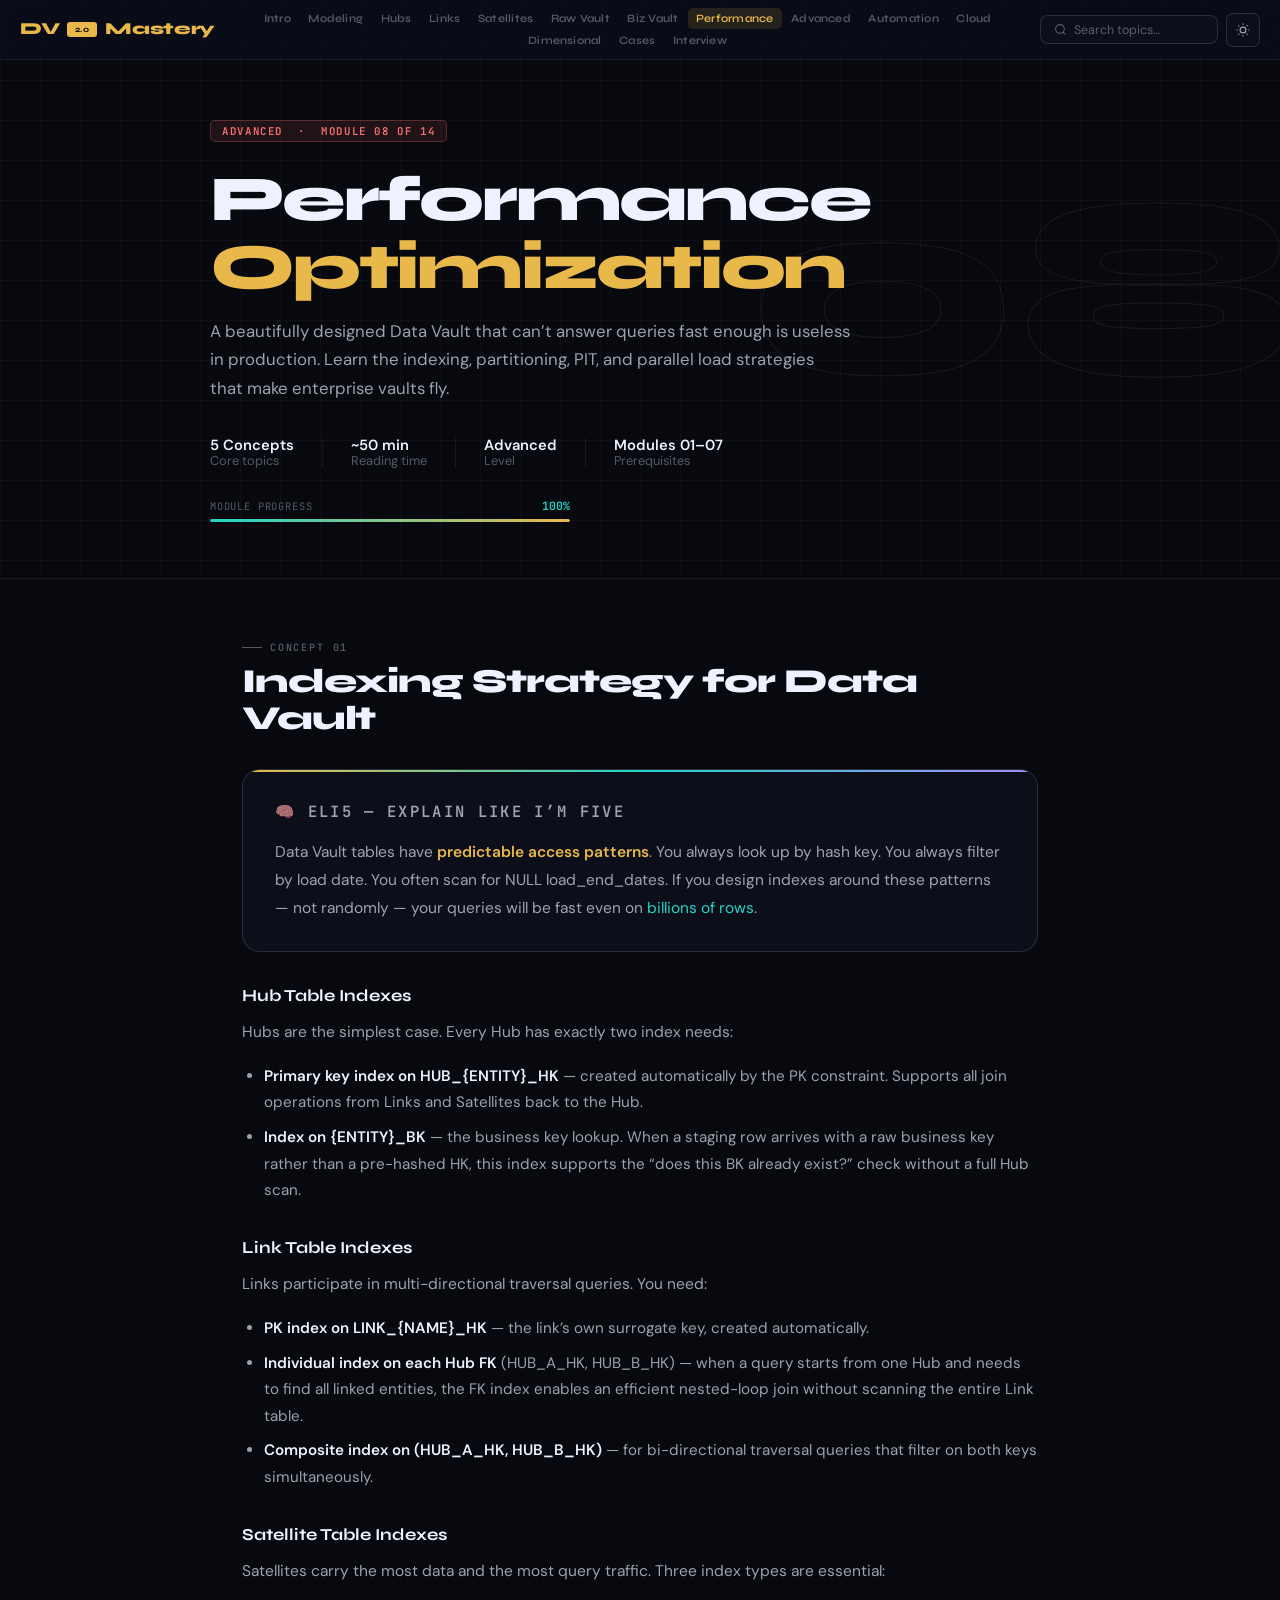
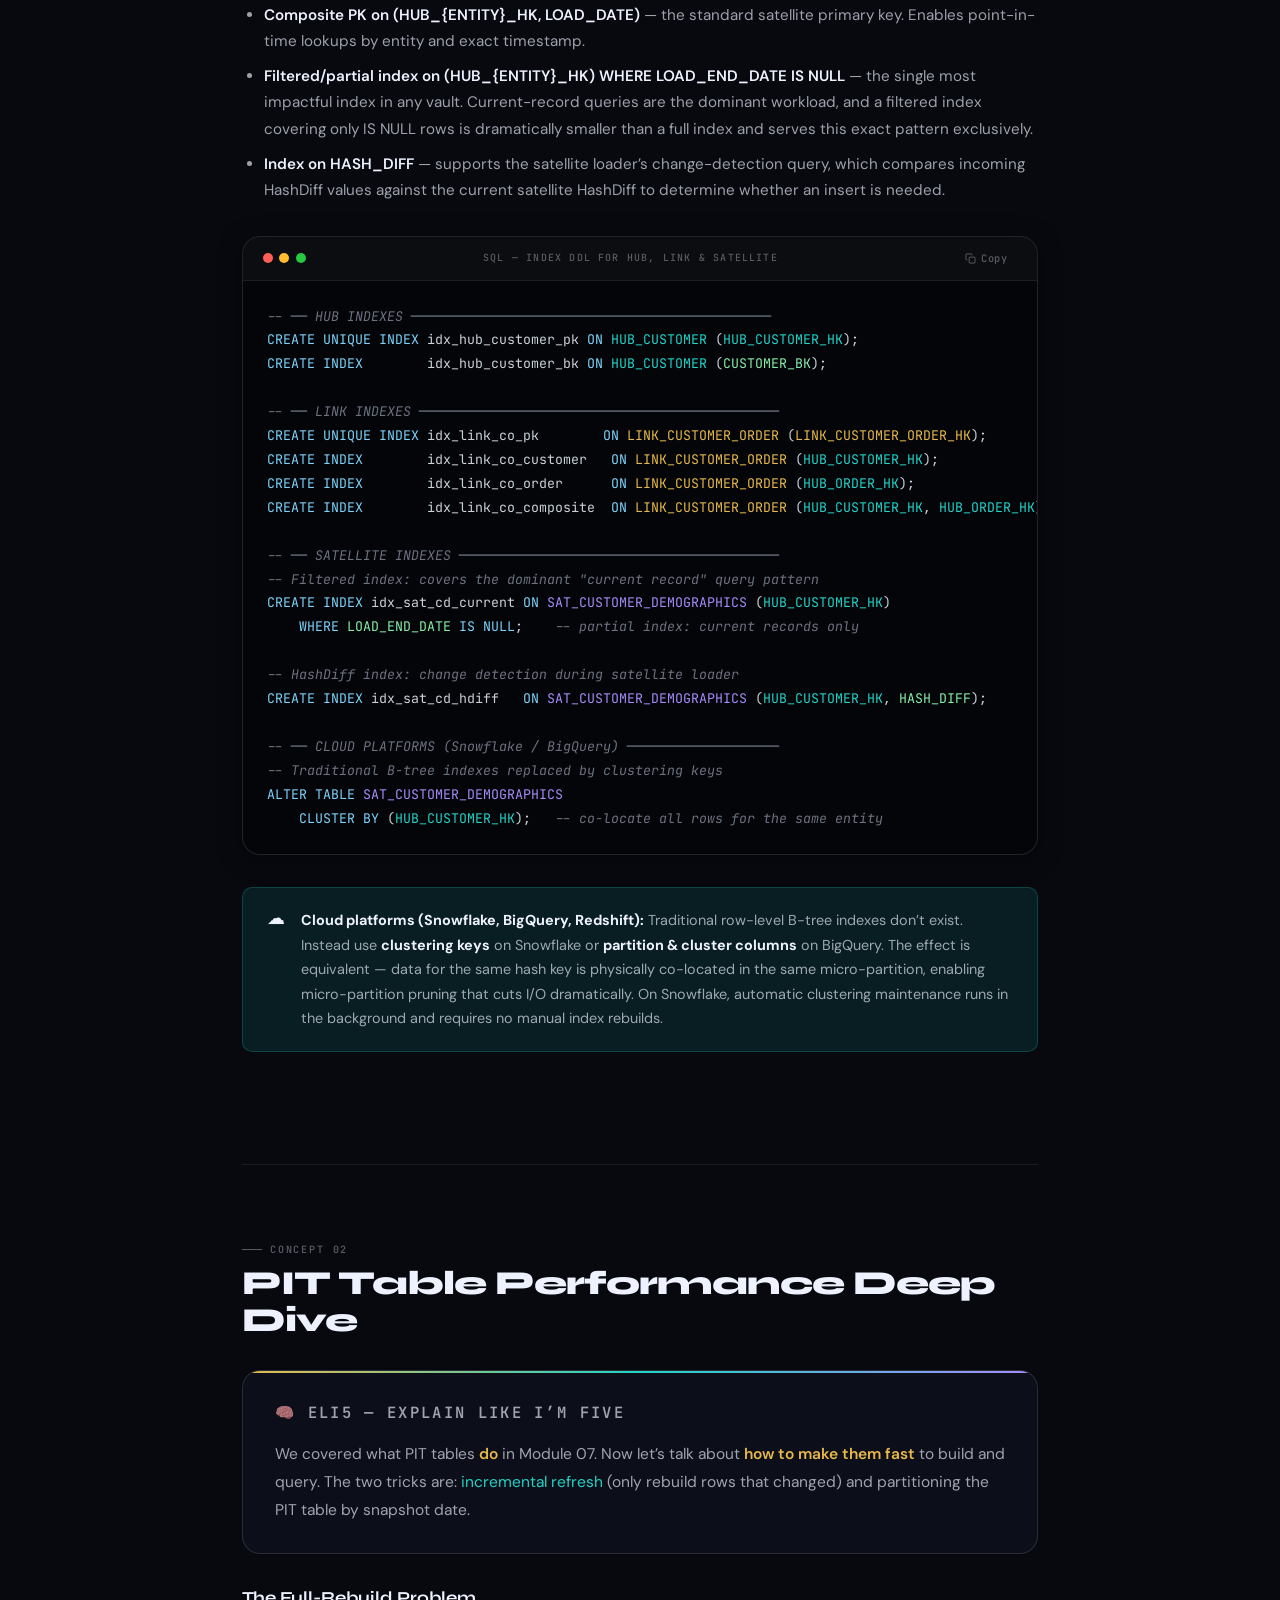
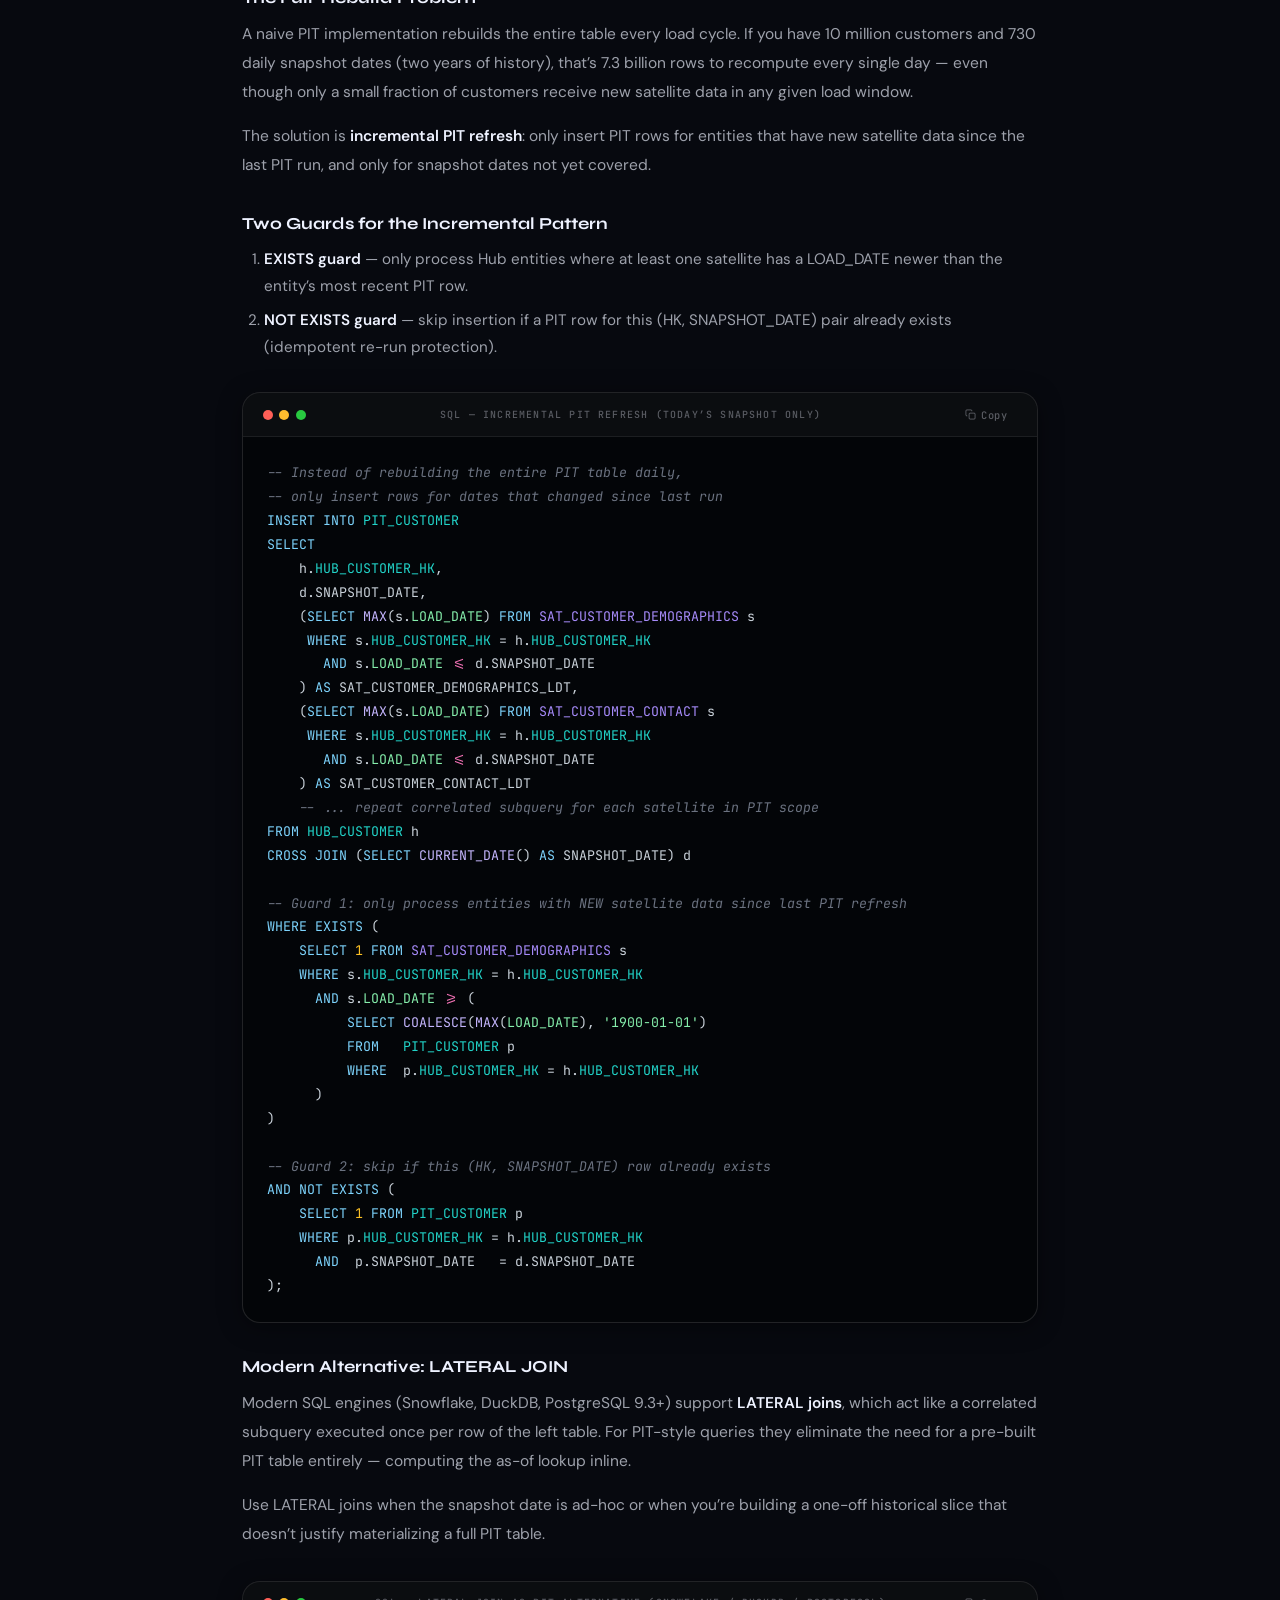
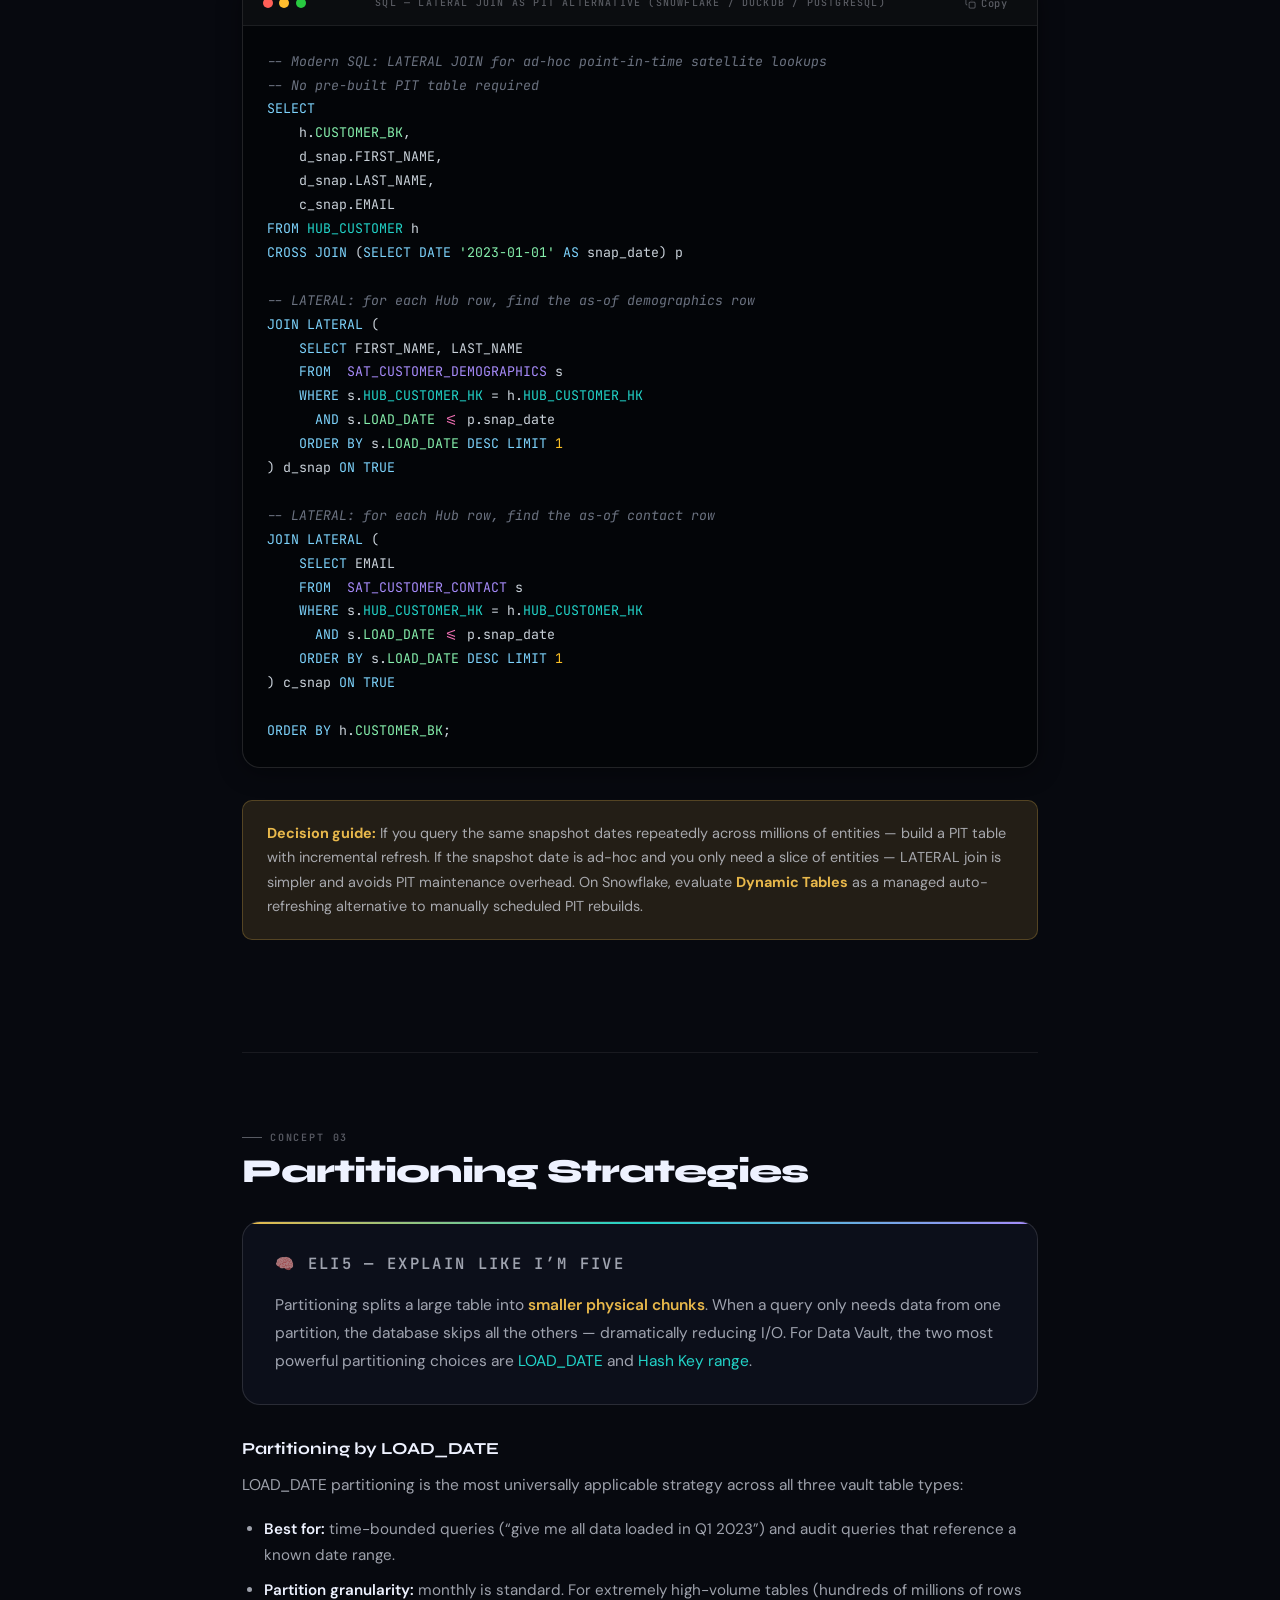
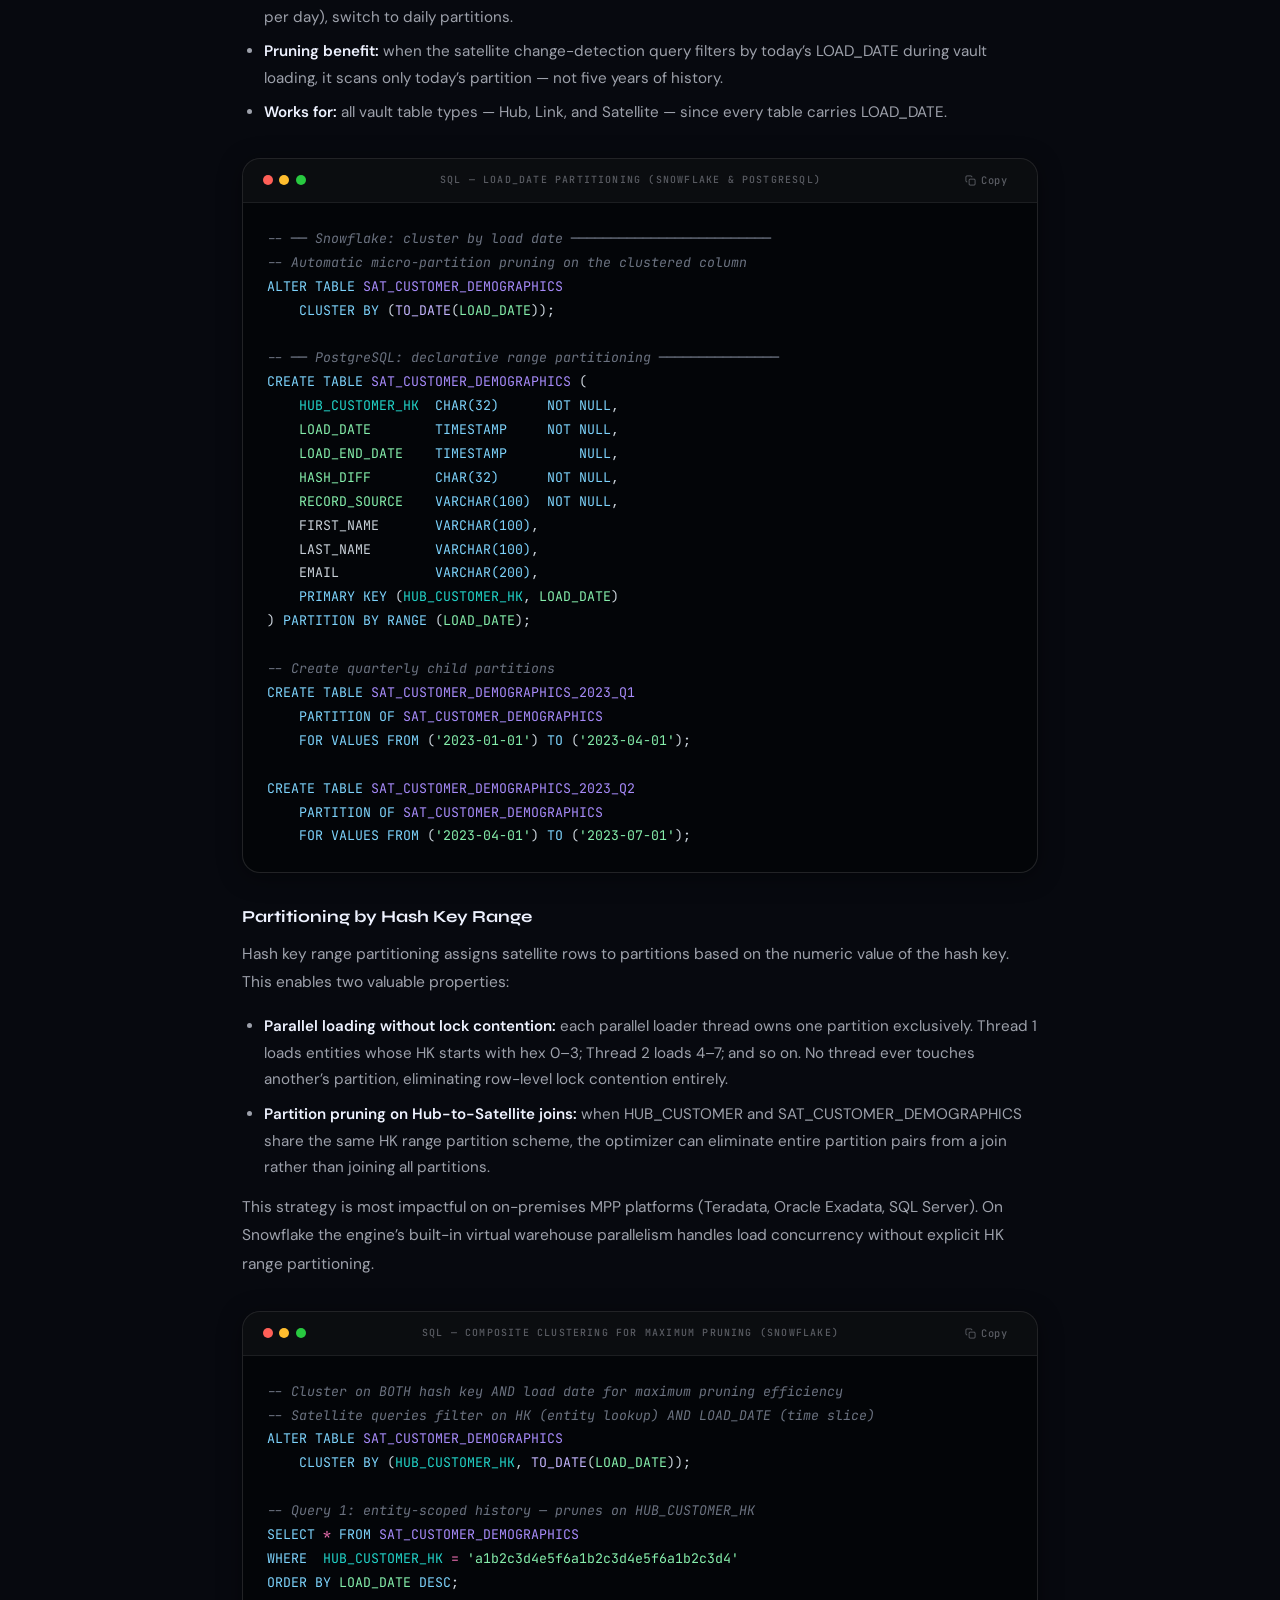
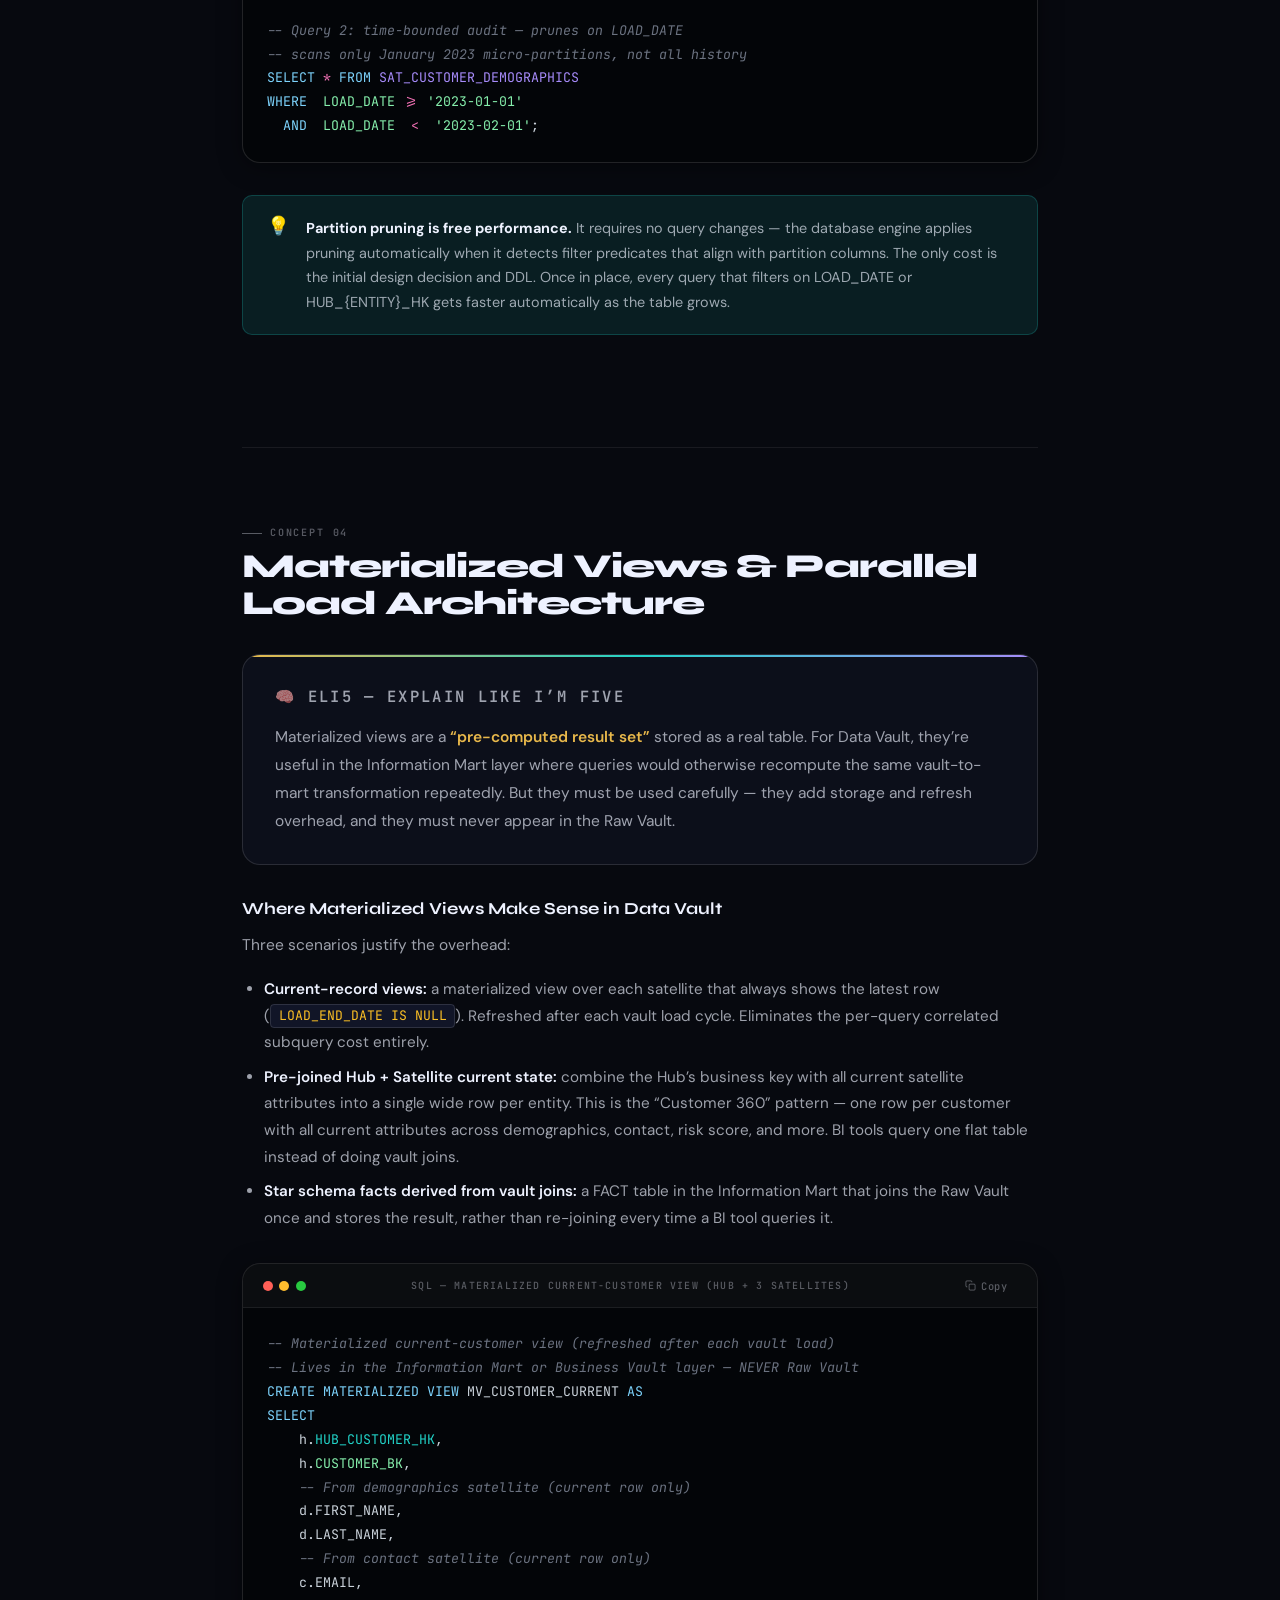
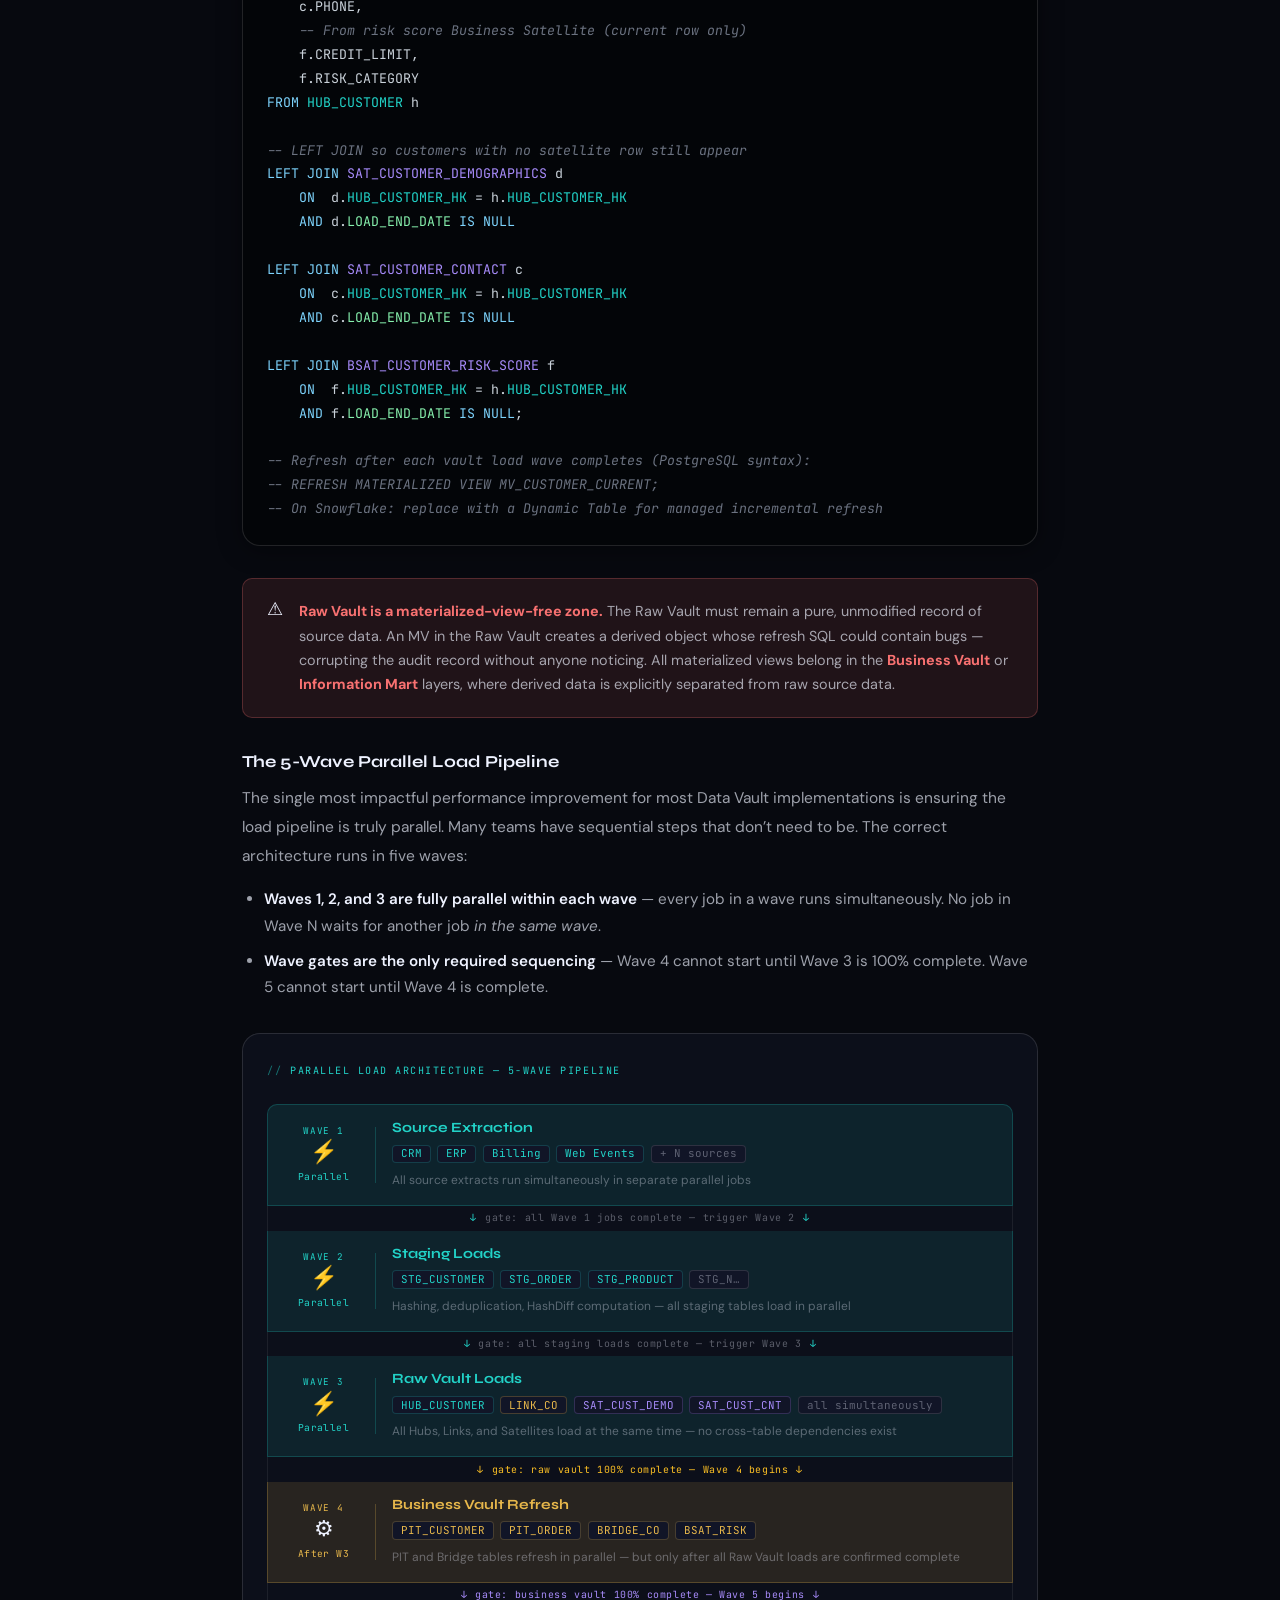
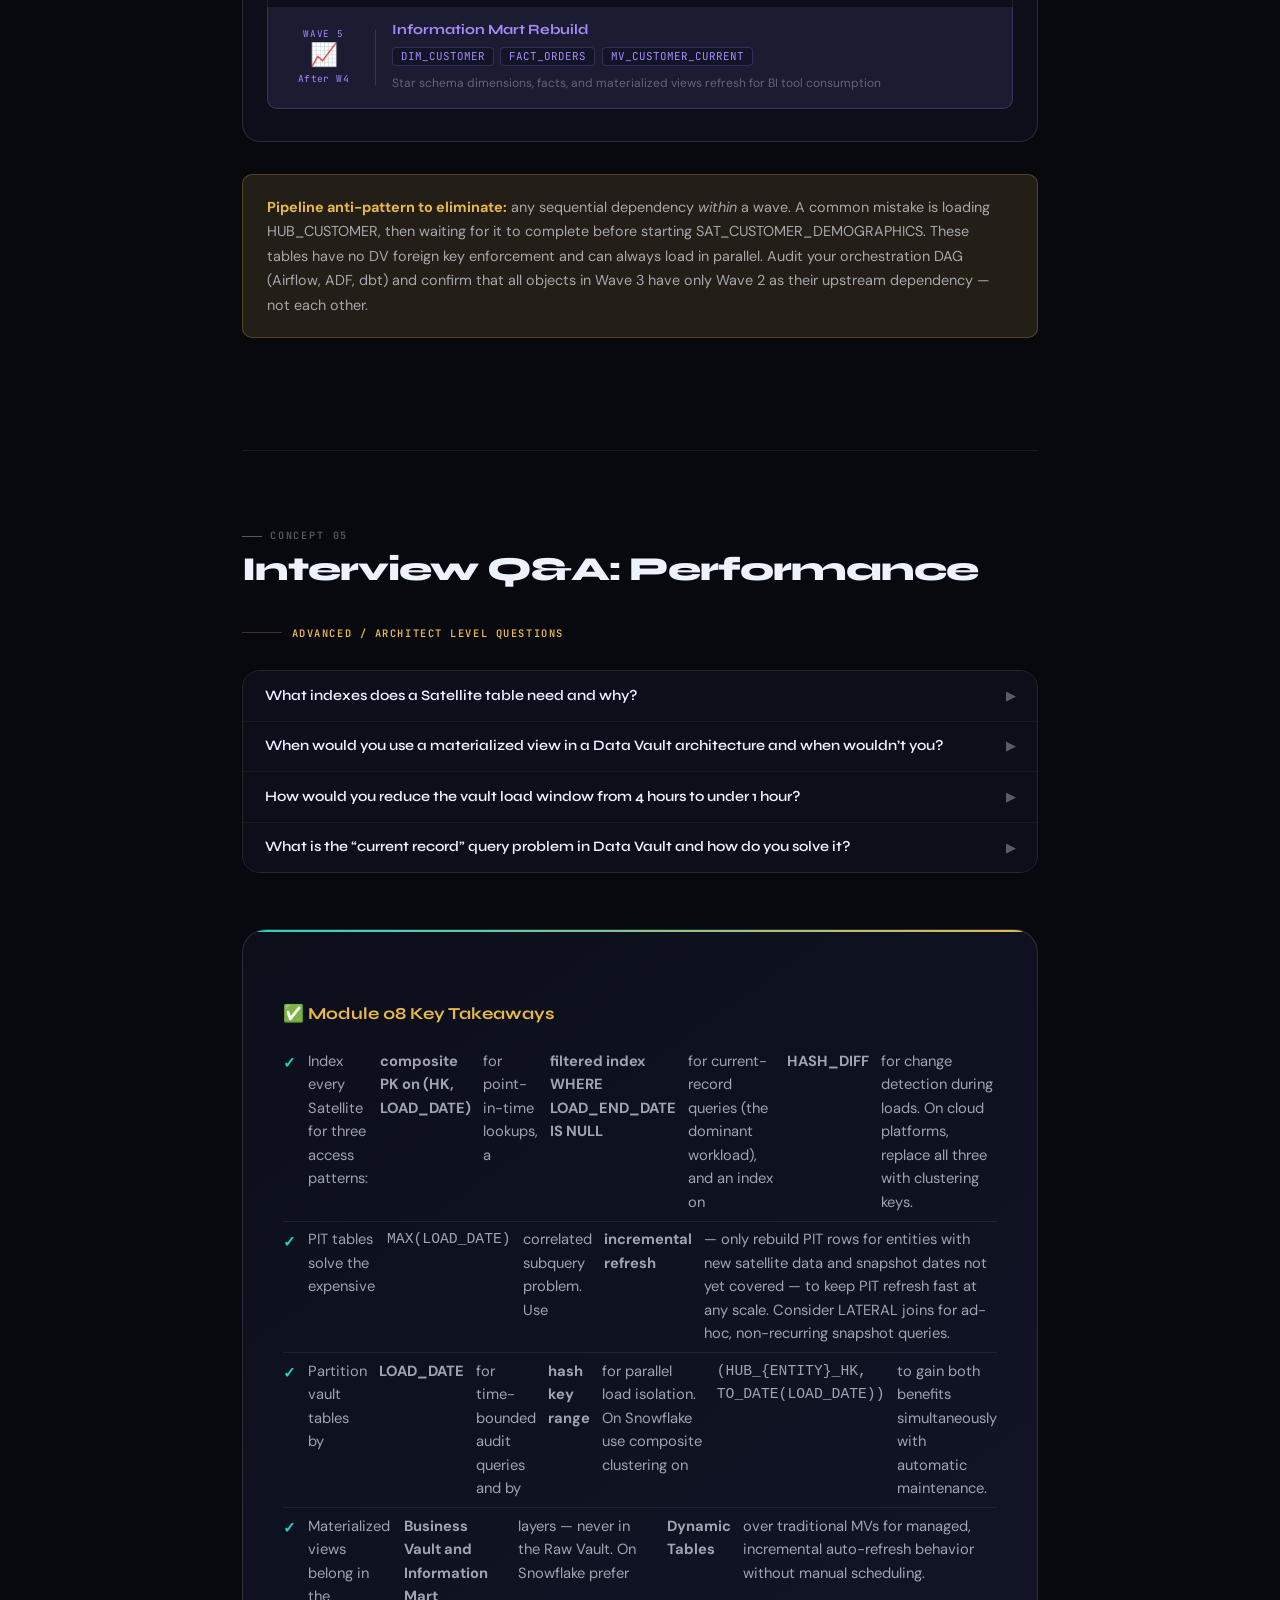
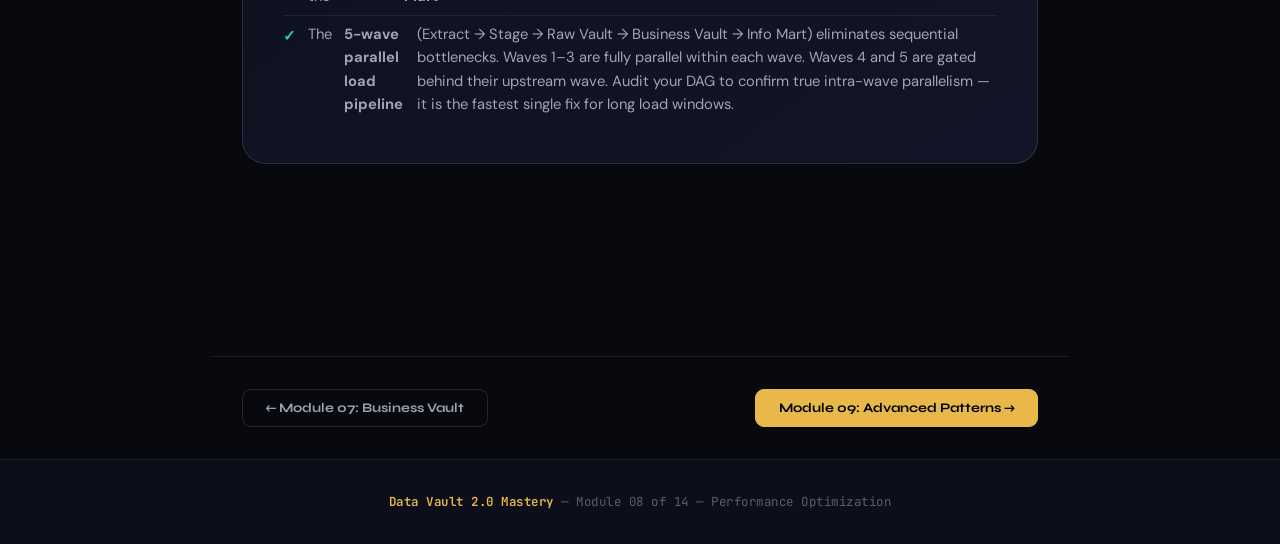
<file: modules/module08.html>
﻿<!DOCTYPE html>
<html lang="en" data-theme="dark">
<head>
<meta charset="UTF-8">
<meta name="viewport" content="width=device-width, initial-scale=1.0">
<meta name="description" content="Master Data Vault 2.0 performance optimization: indexing strategies, PIT table tuning, partitioning patterns, materialized views, and parallel load architecture for enterprise-scale vaults.">
<title>Module 08: Performance Optimization | DV2 Mastery</title>
<link rel="icon" type="image/svg+xml" href="../assets/favicon.svg">
<link rel="stylesheet" href="../assets/css/styles.css">
</head>
<body>

<!-- READING PROGRESS -->
<div class="reading-progress"><div class="reading-progress-bar"></div></div>

<!-- NAV -->
<nav class="nav">
  <a href="../index.html" class="nav-logo">DV<span class="nav-logo-badge">2.0</span>Mastery</a>
  <div class="nav-links">
    <a href="module01.html">Intro</a>
    <a href="module02.html">Modeling</a>
    <a href="module03.html">Hubs</a>
    <a href="module04.html">Links</a>
    <a href="module05.html">Satellites</a>
    <a href="module06.html">Raw Vault</a>
    <a href="module07.html">Biz Vault</a>
    <a href="module08.html" class="active">Performance</a>
    <a href="module09.html">Advanced</a>
    <a href="module10.html">Automation</a>
    <a href="module11.html">Cloud</a>
    <a href="module12.html">Dimensional</a>
    <a href="module13.html">Cases</a>
    <a href="module14.html">Interview</a>
  </div>
  <div class="nav-actions">
    <div class="nav-search">
      <svg width="13" height="13" viewBox="0 0 24 24" fill="none" stroke="currentColor" stroke-width="2"><circle cx="11" cy="11" r="8"/><line x1="21" y1="21" x2="16.65" y2="16.65"/></svg>
      <input type="text" placeholder="Search topics&hellip;" aria-label="Search topics">
    </div>
    <button class="btn-icon" id="theme-toggle" title="Toggle theme" aria-label="Toggle theme">
      <svg width="14" height="14" viewBox="0 0 24 24" fill="none" stroke="currentColor" stroke-width="2"><circle cx="12" cy="12" r="5"/><line x1="12" y1="1" x2="12" y2="3"/><line x1="12" y1="21" x2="12" y2="23"/><line x1="4.22" y1="4.22" x2="5.64" y2="5.64"/><line x1="18.36" y1="18.36" x2="19.78" y2="19.78"/><line x1="1" y1="12" x2="3" y2="12"/><line x1="21" y1="12" x2="23" y2="12"/><line x1="4.22" y1="19.78" x2="5.64" y2="18.36"/><line x1="18.36" y1="5.64" x2="19.78" y2="4.22"/></svg>
    </button>
  </div>
</nav>
<div id="search-dropdown" class="search-dropdown" role="listbox"></div>

<!-- MODULE HERO -->
<header class="mod-hero">
  <div class="mod-hero-grid"></div>
  <div class="mod-hero-ghost">08</div>
  <div class="mod-hero-inner">
    <span class="mod-tag" style="color:var(--coral);border-color:rgba(248,113,113,0.25);background:var(--coral-dim)">
      Advanced &nbsp;&middot;&nbsp; Module 08 of 14
    </span>
    <h1>Performance<br><em style="color:var(--gold)">Optimization</em></h1>
    <p class="mod-hero-desc">
      A beautifully designed Data Vault that can&rsquo;t answer queries fast enough is useless in production. Learn the indexing, partitioning, PIT, and parallel load strategies that make enterprise vaults fly.
    </p>
    <div class="mod-meta">
      <div class="mod-meta-item"><strong>5 Concepts</strong>Core topics</div>
      <div class="mod-meta-item"><strong>~50 min</strong>Reading time</div>
      <div class="mod-meta-item"><strong>Advanced</strong>Level</div>
      <div class="mod-meta-item"><strong>Modules 01&ndash;07</strong>Prerequisites</div>
    </div>
    <div class="mod-progress">
      <div class="mod-progress-row">
        <span class="mod-progress-label">Module Progress</span>
        <span class="mod-progress-pct">0%</span>
      </div>
      <div class="mod-progress-track"><div class="mod-progress-fill" style="width:0%"></div></div>
    </div>
  </div>
</header>

<!-- CONTENT -->
<main class="content">

  <!-- ============================================================
       CONCEPT 1: INDEXING STRATEGY
       ============================================================ -->
  <article class="concept" data-topic="indexing" id="indexing">
    <p class="concept-num">Concept 01</p>
    <h2>Indexing Strategy for Data Vault</h2>

    <div class="eli5">
      <p class="eli5-label">&#129504; ELI5 &mdash; Explain Like I&rsquo;m Five</p>
      <p>Data Vault tables have <strong>predictable access patterns</strong>. You always look up by hash key. You always filter by load date. You often scan for NULL load_end_dates. If you design indexes around these patterns &mdash; not randomly &mdash; your queries will be fast even on <em>billions of rows</em>.</p>
    </div>

    <div class="detail">
      <h3>Hub Table Indexes</h3>
      <p>Hubs are the simplest case. Every Hub has exactly two index needs:</p>
      <ul>
        <li><strong>Primary key index on HUB_{ENTITY}_HK</strong> &mdash; created automatically by the PK constraint. Supports all join operations from Links and Satellites back to the Hub.</li>
        <li><strong>Index on {ENTITY}_BK</strong> &mdash; the business key lookup. When a staging row arrives with a raw business key rather than a pre-hashed HK, this index supports the &ldquo;does this BK already exist?&rdquo; check without a full Hub scan.</li>
      </ul>

      <h3>Link Table Indexes</h3>
      <p>Links participate in multi-directional traversal queries. You need:</p>
      <ul>
        <li><strong>PK index on LINK_{NAME}_HK</strong> &mdash; the link&rsquo;s own surrogate key, created automatically.</li>
        <li><strong>Individual index on each Hub FK</strong> (HUB_A_HK, HUB_B_HK) &mdash; when a query starts from one Hub and needs to find all linked entities, the FK index enables an efficient nested-loop join without scanning the entire Link table.</li>
        <li><strong>Composite index on (HUB_A_HK, HUB_B_HK)</strong> &mdash; for bi-directional traversal queries that filter on both keys simultaneously.</li>
      </ul>

      <h3>Satellite Table Indexes</h3>
      <p>Satellites carry the most data and the most query traffic. Three index types are essential:</p>
      <ul>
        <li><strong>Composite PK on (HUB_{ENTITY}_HK, LOAD_DATE)</strong> &mdash; the standard satellite primary key. Enables point-in-time lookups by entity and exact timestamp.</li>
        <li><strong>Filtered/partial index on (HUB_{ENTITY}_HK) WHERE LOAD_END_DATE IS NULL</strong> &mdash; the single most impactful index in any vault. Current-record queries are the dominant workload, and a filtered index covering only IS NULL rows is dramatically smaller than a full index and serves this exact pattern exclusively.</li>
        <li><strong>Index on HASH_DIFF</strong> &mdash; supports the satellite loader&rsquo;s change-detection query, which compares incoming HashDiff values against the current satellite HashDiff to determine whether an insert is needed.</li>
      </ul>
    </div>

    <div class="code-block">
      <div class="code-header">
        <div class="code-dots"><span class="code-dot"></span><span class="code-dot"></span><span class="code-dot"></span></div>
        <span class="code-label">SQL &mdash; Index DDL for Hub, Link &amp; Satellite</span>
        <button class="copy-btn" aria-label="Copy code">
          <svg width="11" height="11" viewBox="0 0 24 24" fill="none" stroke="currentColor" stroke-width="2"><rect x="9" y="9" width="13" height="13" rx="2"/><path d="M5 15H4a2 2 0 0 1-2-2V4a2 2 0 0 1 2-2h9a2 2 0 0 1 2 2v1"/></svg>
          Copy
        </button>
      </div>
      <pre><span class="cm">-- ── HUB INDEXES ─────────────────────────────────────────────</span>
<span class="kw">CREATE UNIQUE INDEX</span> idx_hub_customer_pk <span class="kw">ON</span> <span class="hub">HUB_CUSTOMER</span> (<span class="hub">HUB_CUSTOMER_HK</span>);
<span class="kw">CREATE INDEX</span>        idx_hub_customer_bk <span class="kw">ON</span> <span class="hub">HUB_CUSTOMER</span> (<span class="str">CUSTOMER_BK</span>);

<span class="cm">-- ── LINK INDEXES ─────────────────────────────────────────────</span>
<span class="kw">CREATE UNIQUE INDEX</span> idx_link_co_pk        <span class="kw">ON</span> <span class="lnk">LINK_CUSTOMER_ORDER</span> (<span class="lnk">LINK_CUSTOMER_ORDER_HK</span>);
<span class="kw">CREATE INDEX</span>        idx_link_co_customer   <span class="kw">ON</span> <span class="lnk">LINK_CUSTOMER_ORDER</span> (<span class="hub">HUB_CUSTOMER_HK</span>);
<span class="kw">CREATE INDEX</span>        idx_link_co_order      <span class="kw">ON</span> <span class="lnk">LINK_CUSTOMER_ORDER</span> (<span class="hub">HUB_ORDER_HK</span>);
<span class="kw">CREATE INDEX</span>        idx_link_co_composite  <span class="kw">ON</span> <span class="lnk">LINK_CUSTOMER_ORDER</span> (<span class="hub">HUB_CUSTOMER_HK</span>, <span class="hub">HUB_ORDER_HK</span>);

<span class="cm">-- ── SATELLITE INDEXES ────────────────────────────────────────</span>
<span class="cm">-- Filtered index: covers the dominant "current record" query pattern</span>
<span class="kw">CREATE INDEX</span> idx_sat_cd_current <span class="kw">ON</span> <span class="sat">SAT_CUSTOMER_DEMOGRAPHICS</span> (<span class="hub">HUB_CUSTOMER_HK</span>)
    <span class="kw">WHERE</span> <span class="str">LOAD_END_DATE</span> <span class="kw">IS NULL</span>;    <span class="cm">-- partial index: current records only</span>

<span class="cm">-- HashDiff index: change detection during satellite loader</span>
<span class="kw">CREATE INDEX</span> idx_sat_cd_hdiff   <span class="kw">ON</span> <span class="sat">SAT_CUSTOMER_DEMOGRAPHICS</span> (<span class="hub">HUB_CUSTOMER_HK</span>, <span class="str">HASH_DIFF</span>);

<span class="cm">-- ── CLOUD PLATFORMS (Snowflake / BigQuery) ───────────────────</span>
<span class="cm">-- Traditional B-tree indexes replaced by clustering keys</span>
<span class="kw">ALTER TABLE</span> <span class="sat">SAT_CUSTOMER_DEMOGRAPHICS</span>
    <span class="kw">CLUSTER BY</span> (<span class="hub">HUB_CUSTOMER_HK</span>);   <span class="cm">-- co-locate all rows for the same entity</span></pre>
    </div>

    <div class="callout">
      <span class="callout-icon">&#9729;</span>
      <p><strong>Cloud platforms (Snowflake, BigQuery, Redshift):</strong> Traditional row-level B-tree indexes don&rsquo;t exist. Instead use <strong>clustering keys</strong> on Snowflake or <strong>partition &amp; cluster columns</strong> on BigQuery. The effect is equivalent &mdash; data for the same hash key is physically co-located in the same micro-partition, enabling micro-partition pruning that cuts I/O dramatically. On Snowflake, automatic clustering maintenance runs in the background and requires no manual index rebuilds.</p>
    </div>
  </article>

  <!-- ============================================================
       CONCEPT 2: PIT PERFORMANCE DEEP DIVE
       ============================================================ -->
  <article class="concept" data-topic="pit-performance" id="pit-performance">
    <p class="concept-num">Concept 02</p>
    <h2>PIT Table Performance Deep Dive</h2>

    <div class="eli5">
      <p class="eli5-label">&#129504; ELI5 &mdash; Explain Like I&rsquo;m Five</p>
      <p>We covered what PIT tables <strong>do</strong> in Module 07. Now let&rsquo;s talk about <strong>how to make them fast</strong> to build and query. The two tricks are: <em>incremental refresh</em> (only rebuild rows that changed) and partitioning the PIT table by snapshot date.</p>
    </div>

    <div class="detail">
      <h3>The Full-Rebuild Problem</h3>
      <p>A naive PIT implementation rebuilds the entire table every load cycle. If you have 10 million customers and 730 daily snapshot dates (two years of history), that&rsquo;s 7.3 billion rows to recompute every single day &mdash; even though only a small fraction of customers receive new satellite data in any given load window.</p>
      <p>The solution is <strong>incremental PIT refresh</strong>: only insert PIT rows for entities that have new satellite data since the last PIT run, and only for snapshot dates not yet covered.</p>

      <h3>Two Guards for the Incremental Pattern</h3>
      <ol>
        <li><strong>EXISTS guard</strong> &mdash; only process Hub entities where at least one satellite has a LOAD_DATE newer than the entity&rsquo;s most recent PIT row.</li>
        <li><strong>NOT EXISTS guard</strong> &mdash; skip insertion if a PIT row for this (HK, SNAPSHOT_DATE) pair already exists (idempotent re-run protection).</li>
      </ol>
    </div>

    <div class="code-block">
      <div class="code-header">
        <div class="code-dots"><span class="code-dot"></span><span class="code-dot"></span><span class="code-dot"></span></div>
        <span class="code-label">SQL &mdash; Incremental PIT Refresh (Today&rsquo;s Snapshot Only)</span>
        <button class="copy-btn" aria-label="Copy code">
          <svg width="11" height="11" viewBox="0 0 24 24" fill="none" stroke="currentColor" stroke-width="2"><rect x="9" y="9" width="13" height="13" rx="2"/><path d="M5 15H4a2 2 0 0 1-2-2V4a2 2 0 0 1 2-2h9a2 2 0 0 1 2 2v1"/></svg>
          Copy
        </button>
      </div>
      <pre><span class="cm">-- Instead of rebuilding the entire PIT table daily,
-- only insert rows for dates that changed since last run</span>
<span class="kw">INSERT INTO</span> <span class="hub">PIT_CUSTOMER</span>
<span class="kw">SELECT</span>
    h.<span class="hub">HUB_CUSTOMER_HK</span>,
    d.SNAPSHOT_DATE,
    (<span class="kw">SELECT</span> <span class="fn">MAX</span>(s.<span class="str">LOAD_DATE</span>) <span class="kw">FROM</span> <span class="sat">SAT_CUSTOMER_DEMOGRAPHICS</span> s
     <span class="kw">WHERE</span> s.<span class="hub">HUB_CUSTOMER_HK</span> = h.<span class="hub">HUB_CUSTOMER_HK</span>
       <span class="kw">AND</span> s.<span class="str">LOAD_DATE</span> <span class="op">&lt;=</span> d.SNAPSHOT_DATE
    ) <span class="kw">AS</span> SAT_CUSTOMER_DEMOGRAPHICS_LDT,
    (<span class="kw">SELECT</span> <span class="fn">MAX</span>(s.<span class="str">LOAD_DATE</span>) <span class="kw">FROM</span> <span class="sat">SAT_CUSTOMER_CONTACT</span> s
     <span class="kw">WHERE</span> s.<span class="hub">HUB_CUSTOMER_HK</span> = h.<span class="hub">HUB_CUSTOMER_HK</span>
       <span class="kw">AND</span> s.<span class="str">LOAD_DATE</span> <span class="op">&lt;=</span> d.SNAPSHOT_DATE
    ) <span class="kw">AS</span> SAT_CUSTOMER_CONTACT_LDT
    <span class="cm">-- ... repeat correlated subquery for each satellite in PIT scope</span>
<span class="kw">FROM</span> <span class="hub">HUB_CUSTOMER</span> h
<span class="kw">CROSS JOIN</span> (<span class="kw">SELECT</span> <span class="fn">CURRENT_DATE</span>() <span class="kw">AS</span> SNAPSHOT_DATE) d

<span class="cm">-- Guard 1: only process entities with NEW satellite data since last PIT refresh</span>
<span class="kw">WHERE EXISTS</span> (
    <span class="kw">SELECT</span> <span class="num">1</span> <span class="kw">FROM</span> <span class="sat">SAT_CUSTOMER_DEMOGRAPHICS</span> s
    <span class="kw">WHERE</span> s.<span class="hub">HUB_CUSTOMER_HK</span> = h.<span class="hub">HUB_CUSTOMER_HK</span>
      <span class="kw">AND</span> s.<span class="str">LOAD_DATE</span> <span class="op">&gt;=</span> (
          <span class="kw">SELECT</span> <span class="fn">COALESCE</span>(<span class="fn">MAX</span>(<span class="str">LOAD_DATE</span>), <span class="str">'1900-01-01'</span>)
          <span class="kw">FROM</span>   <span class="hub">PIT_CUSTOMER</span> p
          <span class="kw">WHERE</span>  p.<span class="hub">HUB_CUSTOMER_HK</span> = h.<span class="hub">HUB_CUSTOMER_HK</span>
      )
)

<span class="cm">-- Guard 2: skip if this (HK, SNAPSHOT_DATE) row already exists</span>
<span class="kw">AND NOT EXISTS</span> (
    <span class="kw">SELECT</span> <span class="num">1</span> <span class="kw">FROM</span> <span class="hub">PIT_CUSTOMER</span> p
    <span class="kw">WHERE</span> p.<span class="hub">HUB_CUSTOMER_HK</span> = h.<span class="hub">HUB_CUSTOMER_HK</span>
      <span class="kw">AND</span>  p.SNAPSHOT_DATE   = d.SNAPSHOT_DATE
);</pre>
    </div>

    <div class="detail">
      <h3>Modern Alternative: LATERAL JOIN</h3>
      <p>Modern SQL engines (Snowflake, DuckDB, PostgreSQL 9.3+) support <strong>LATERAL joins</strong>, which act like a correlated subquery executed once per row of the left table. For PIT-style queries they eliminate the need for a pre-built PIT table entirely &mdash; computing the as-of lookup inline.</p>
      <p>Use LATERAL joins when the snapshot date is ad-hoc or when you&rsquo;re building a one-off historical slice that doesn&rsquo;t justify materializing a full PIT table.</p>
    </div>

    <div class="code-block">
      <div class="code-header">
        <div class="code-dots"><span class="code-dot"></span><span class="code-dot"></span><span class="code-dot"></span></div>
        <span class="code-label">SQL &mdash; LATERAL JOIN as PIT Alternative (Snowflake / DuckDB / PostgreSQL)</span>
        <button class="copy-btn" aria-label="Copy code">
          <svg width="11" height="11" viewBox="0 0 24 24" fill="none" stroke="currentColor" stroke-width="2"><rect x="9" y="9" width="13" height="13" rx="2"/><path d="M5 15H4a2 2 0 0 1-2-2V4a2 2 0 0 1 2-2h9a2 2 0 0 1 2 2v1"/></svg>
          Copy
        </button>
      </div>
      <pre><span class="cm">-- Modern SQL: LATERAL JOIN for ad-hoc point-in-time satellite lookups
-- No pre-built PIT table required</span>
<span class="kw">SELECT</span>
    h.<span class="str">CUSTOMER_BK</span>,
    d_snap.FIRST_NAME,
    d_snap.LAST_NAME,
    c_snap.EMAIL
<span class="kw">FROM</span> <span class="hub">HUB_CUSTOMER</span> h
<span class="kw">CROSS JOIN</span> (<span class="kw">SELECT</span> <span class="kw">DATE</span> <span class="str">'2023-01-01'</span> <span class="kw">AS</span> snap_date) p

<span class="cm">-- LATERAL: for each Hub row, find the as-of demographics row</span>
<span class="kw">JOIN LATERAL</span> (
    <span class="kw">SELECT</span> FIRST_NAME, LAST_NAME
    <span class="kw">FROM</span>  <span class="sat">SAT_CUSTOMER_DEMOGRAPHICS</span> s
    <span class="kw">WHERE</span> s.<span class="hub">HUB_CUSTOMER_HK</span> = h.<span class="hub">HUB_CUSTOMER_HK</span>
      <span class="kw">AND</span> s.<span class="str">LOAD_DATE</span> <span class="op">&lt;=</span> p.snap_date
    <span class="kw">ORDER BY</span> s.<span class="str">LOAD_DATE</span> <span class="kw">DESC</span> <span class="kw">LIMIT</span> <span class="num">1</span>
) d_snap <span class="kw">ON TRUE</span>

<span class="cm">-- LATERAL: for each Hub row, find the as-of contact row</span>
<span class="kw">JOIN LATERAL</span> (
    <span class="kw">SELECT</span> EMAIL
    <span class="kw">FROM</span>  <span class="sat">SAT_CUSTOMER_CONTACT</span> s
    <span class="kw">WHERE</span> s.<span class="hub">HUB_CUSTOMER_HK</span> = h.<span class="hub">HUB_CUSTOMER_HK</span>
      <span class="kw">AND</span> s.<span class="str">LOAD_DATE</span> <span class="op">&lt;=</span> p.snap_date
    <span class="kw">ORDER BY</span> s.<span class="str">LOAD_DATE</span> <span class="kw">DESC</span> <span class="kw">LIMIT</span> <span class="num">1</span>
) c_snap <span class="kw">ON TRUE</span>

<span class="kw">ORDER BY</span> h.<span class="str">CUSTOMER_BK</span>;</pre>
    </div>

    <div class="tip">
      <p><strong>Decision guide:</strong> If you query the same snapshot dates repeatedly across millions of entities &mdash; build a PIT table with incremental refresh. If the snapshot date is ad-hoc and you only need a slice of entities &mdash; LATERAL join is simpler and avoids PIT maintenance overhead. On Snowflake, evaluate <strong>Dynamic Tables</strong> as a managed auto-refreshing alternative to manually scheduled PIT rebuilds.</p>
    </div>
  </article>

  <!-- ============================================================
       CONCEPT 3: PARTITIONING STRATEGIES
       ============================================================ -->
  <article class="concept" data-topic="partitioning" id="partitioning">
    <p class="concept-num">Concept 03</p>
    <h2>Partitioning Strategies</h2>

    <div class="eli5">
      <p class="eli5-label">&#129504; ELI5 &mdash; Explain Like I&rsquo;m Five</p>
      <p>Partitioning splits a large table into <strong>smaller physical chunks</strong>. When a query only needs data from one partition, the database skips all the others &mdash; dramatically reducing I/O. For Data Vault, the two most powerful partitioning choices are <em>LOAD_DATE</em> and <em>Hash Key range</em>.</p>
    </div>

    <div class="detail">
      <h3>Partitioning by LOAD_DATE</h3>
      <p>LOAD_DATE partitioning is the most universally applicable strategy across all three vault table types:</p>
      <ul>
        <li><strong>Best for:</strong> time-bounded queries (&ldquo;give me all data loaded in Q1 2023&rdquo;) and audit queries that reference a known date range.</li>
        <li><strong>Partition granularity:</strong> monthly is standard. For extremely high-volume tables (hundreds of millions of rows per day), switch to daily partitions.</li>
        <li><strong>Pruning benefit:</strong> when the satellite change-detection query filters by today&rsquo;s LOAD_DATE during vault loading, it scans only today&rsquo;s partition &mdash; not five years of history.</li>
        <li><strong>Works for:</strong> all vault table types &mdash; Hub, Link, and Satellite &mdash; since every table carries LOAD_DATE.</li>
      </ul>
    </div>

    <div class="code-block">
      <div class="code-header">
        <div class="code-dots"><span class="code-dot"></span><span class="code-dot"></span><span class="code-dot"></span></div>
        <span class="code-label">SQL &mdash; LOAD_DATE Partitioning (Snowflake &amp; PostgreSQL)</span>
        <button class="copy-btn" aria-label="Copy code">
          <svg width="11" height="11" viewBox="0 0 24 24" fill="none" stroke="currentColor" stroke-width="2"><rect x="9" y="9" width="13" height="13" rx="2"/><path d="M5 15H4a2 2 0 0 1-2-2V4a2 2 0 0 1 2-2h9a2 2 0 0 1 2 2v1"/></svg>
          Copy
        </button>
      </div>
      <pre><span class="cm">-- ── Snowflake: cluster by load date ─────────────────────────
-- Automatic micro-partition pruning on the clustered column</span>
<span class="kw">ALTER TABLE</span> <span class="sat">SAT_CUSTOMER_DEMOGRAPHICS</span>
    <span class="kw">CLUSTER BY</span> (<span class="fn">TO_DATE</span>(<span class="str">LOAD_DATE</span>));

<span class="cm">-- ── PostgreSQL: declarative range partitioning ───────────────</span>
<span class="kw">CREATE TABLE</span> <span class="sat">SAT_CUSTOMER_DEMOGRAPHICS</span> (
    <span class="hub">HUB_CUSTOMER_HK</span>  <span class="typ">CHAR(32)</span>      <span class="kw">NOT NULL</span>,
    <span class="str">LOAD_DATE</span>        <span class="typ">TIMESTAMP</span>     <span class="kw">NOT NULL</span>,
    <span class="str">LOAD_END_DATE</span>    <span class="typ">TIMESTAMP</span>         <span class="kw">NULL</span>,
    <span class="str">HASH_DIFF</span>        <span class="typ">CHAR(32)</span>      <span class="kw">NOT NULL</span>,
    <span class="str">RECORD_SOURCE</span>    <span class="typ">VARCHAR(100)</span>  <span class="kw">NOT NULL</span>,
    FIRST_NAME       <span class="typ">VARCHAR(100)</span>,
    LAST_NAME        <span class="typ">VARCHAR(100)</span>,
    EMAIL            <span class="typ">VARCHAR(200)</span>,
    <span class="kw">PRIMARY KEY</span> (<span class="hub">HUB_CUSTOMER_HK</span>, <span class="str">LOAD_DATE</span>)
) <span class="kw">PARTITION BY RANGE</span> (<span class="str">LOAD_DATE</span>);

<span class="cm">-- Create quarterly child partitions</span>
<span class="kw">CREATE TABLE</span> <span class="sat">SAT_CUSTOMER_DEMOGRAPHICS_2023_Q1</span>
    <span class="kw">PARTITION OF</span> <span class="sat">SAT_CUSTOMER_DEMOGRAPHICS</span>
    <span class="kw">FOR VALUES FROM</span> (<span class="str">'2023-01-01'</span>) <span class="kw">TO</span> (<span class="str">'2023-04-01'</span>);

<span class="kw">CREATE TABLE</span> <span class="sat">SAT_CUSTOMER_DEMOGRAPHICS_2023_Q2</span>
    <span class="kw">PARTITION OF</span> <span class="sat">SAT_CUSTOMER_DEMOGRAPHICS</span>
    <span class="kw">FOR VALUES FROM</span> (<span class="str">'2023-04-01'</span>) <span class="kw">TO</span> (<span class="str">'2023-07-01'</span>);</pre>
    </div>

    <div class="detail">
      <h3>Partitioning by Hash Key Range</h3>
      <p>Hash key range partitioning assigns satellite rows to partitions based on the numeric value of the hash key. This enables two valuable properties:</p>
      <ul>
        <li><strong>Parallel loading without lock contention:</strong> each parallel loader thread owns one partition exclusively. Thread 1 loads entities whose HK starts with hex 0&ndash;3; Thread 2 loads 4&ndash;7; and so on. No thread ever touches another&rsquo;s partition, eliminating row-level lock contention entirely.</li>
        <li><strong>Partition pruning on Hub-to-Satellite joins:</strong> when HUB_CUSTOMER and SAT_CUSTOMER_DEMOGRAPHICS share the same HK range partition scheme, the optimizer can eliminate entire partition pairs from a join rather than joining all partitions.</li>
      </ul>
      <p>This strategy is most impactful on on-premises MPP platforms (Teradata, Oracle Exadata, SQL Server). On Snowflake the engine&rsquo;s built-in virtual warehouse parallelism handles load concurrency without explicit HK range partitioning.</p>
    </div>

    <div class="code-block">
      <div class="code-header">
        <div class="code-dots"><span class="code-dot"></span><span class="code-dot"></span><span class="code-dot"></span></div>
        <span class="code-label">SQL &mdash; Composite Clustering for Maximum Pruning (Snowflake)</span>
        <button class="copy-btn" aria-label="Copy code">
          <svg width="11" height="11" viewBox="0 0 24 24" fill="none" stroke="currentColor" stroke-width="2"><rect x="9" y="9" width="13" height="13" rx="2"/><path d="M5 15H4a2 2 0 0 1-2-2V4a2 2 0 0 1 2-2h9a2 2 0 0 1 2 2v1"/></svg>
          Copy
        </button>
      </div>
      <pre><span class="cm">-- Cluster on BOTH hash key AND load date for maximum pruning efficiency
-- Satellite queries filter on HK (entity lookup) AND LOAD_DATE (time slice)</span>
<span class="kw">ALTER TABLE</span> <span class="sat">SAT_CUSTOMER_DEMOGRAPHICS</span>
    <span class="kw">CLUSTER BY</span> (<span class="hub">HUB_CUSTOMER_HK</span>, <span class="fn">TO_DATE</span>(<span class="str">LOAD_DATE</span>));

<span class="cm">-- Query 1: entity-scoped history — prunes on HUB_CUSTOMER_HK</span>
<span class="kw">SELECT</span> <span class="op">*</span> <span class="kw">FROM</span> <span class="sat">SAT_CUSTOMER_DEMOGRAPHICS</span>
<span class="kw">WHERE</span>  <span class="hub">HUB_CUSTOMER_HK</span> <span class="op">=</span> <span class="str">'a1b2c3d4e5f6a1b2c3d4e5f6a1b2c3d4'</span>
<span class="kw">ORDER BY</span> <span class="str">LOAD_DATE</span> <span class="kw">DESC</span>;

<span class="cm">-- Query 2: time-bounded audit — prunes on LOAD_DATE
-- scans only January 2023 micro-partitions, not all history</span>
<span class="kw">SELECT</span> <span class="op">*</span> <span class="kw">FROM</span> <span class="sat">SAT_CUSTOMER_DEMOGRAPHICS</span>
<span class="kw">WHERE</span>  <span class="str">LOAD_DATE</span> <span class="op">&gt;=</span> <span class="str">'2023-01-01'</span>
  <span class="kw">AND</span>  <span class="str">LOAD_DATE</span>  <span class="op">&lt;</span>  <span class="str">'2023-02-01'</span>;</pre>
    </div>

    <div class="callout">
      <span class="callout-icon">&#128161;</span>
      <p><strong>Partition pruning is free performance.</strong> It requires no query changes &mdash; the database engine applies pruning automatically when it detects filter predicates that align with partition columns. The only cost is the initial design decision and DDL. Once in place, every query that filters on LOAD_DATE or HUB_{ENTITY}_HK gets faster automatically as the table grows.</p>
    </div>
  </article>

  <!-- ============================================================
       CONCEPT 4: MATERIALIZED VIEWS & PARALLEL LOAD ARCHITECTURE
       ============================================================ -->
  <article class="concept" data-topic="parallel-arch" id="parallel-arch">
    <p class="concept-num">Concept 04</p>
    <h2>Materialized Views &amp; Parallel Load Architecture</h2>

    <div class="eli5">
      <p class="eli5-label">&#129504; ELI5 &mdash; Explain Like I&rsquo;m Five</p>
      <p>Materialized views are a <strong>&ldquo;pre-computed result set&rdquo;</strong> stored as a real table. For Data Vault, they&rsquo;re useful in the Information Mart layer where queries would otherwise recompute the same vault-to-mart transformation repeatedly. But they must be used carefully &mdash; they add storage and refresh overhead, and they must never appear in the Raw Vault.</p>
    </div>

    <div class="detail">
      <h3>Where Materialized Views Make Sense in Data Vault</h3>
      <p>Three scenarios justify the overhead:</p>
      <ul>
        <li><strong>Current-record views:</strong> a materialized view over each satellite that always shows the latest row (<code>LOAD_END_DATE IS NULL</code>). Refreshed after each vault load cycle. Eliminates the per-query correlated subquery cost entirely.</li>
        <li><strong>Pre-joined Hub + Satellite current state:</strong> combine the Hub&rsquo;s business key with all current satellite attributes into a single wide row per entity. This is the &ldquo;Customer 360&rdquo; pattern &mdash; one row per customer with all current attributes across demographics, contact, risk score, and more. BI tools query one flat table instead of doing vault joins.</li>
        <li><strong>Star schema facts derived from vault joins:</strong> a FACT table in the Information Mart that joins the Raw Vault once and stores the result, rather than re-joining every time a BI tool queries it.</li>
      </ul>
    </div>

    <div class="code-block">
      <div class="code-header">
        <div class="code-dots"><span class="code-dot"></span><span class="code-dot"></span><span class="code-dot"></span></div>
        <span class="code-label">SQL &mdash; Materialized Current-Customer View (Hub + 3 Satellites)</span>
        <button class="copy-btn" aria-label="Copy code">
          <svg width="11" height="11" viewBox="0 0 24 24" fill="none" stroke="currentColor" stroke-width="2"><rect x="9" y="9" width="13" height="13" rx="2"/><path d="M5 15H4a2 2 0 0 1-2-2V4a2 2 0 0 1 2-2h9a2 2 0 0 1 2 2v1"/></svg>
          Copy
        </button>
      </div>
      <pre><span class="cm">-- Materialized current-customer view (refreshed after each vault load)
-- Lives in the Information Mart or Business Vault layer — NEVER Raw Vault</span>
<span class="kw">CREATE MATERIALIZED VIEW</span> MV_CUSTOMER_CURRENT <span class="kw">AS</span>
<span class="kw">SELECT</span>
    h.<span class="hub">HUB_CUSTOMER_HK</span>,
    h.<span class="str">CUSTOMER_BK</span>,
    <span class="cm">-- From demographics satellite (current row only)</span>
    d.FIRST_NAME,
    d.LAST_NAME,
    <span class="cm">-- From contact satellite (current row only)</span>
    c.EMAIL,
    c.PHONE,
    <span class="cm">-- From risk score Business Satellite (current row only)</span>
    f.CREDIT_LIMIT,
    f.RISK_CATEGORY
<span class="kw">FROM</span> <span class="hub">HUB_CUSTOMER</span> h

<span class="cm">-- LEFT JOIN so customers with no satellite row still appear</span>
<span class="kw">LEFT JOIN</span> <span class="sat">SAT_CUSTOMER_DEMOGRAPHICS</span> d
    <span class="kw">ON</span>  d.<span class="hub">HUB_CUSTOMER_HK</span> = h.<span class="hub">HUB_CUSTOMER_HK</span>
    <span class="kw">AND</span> d.<span class="str">LOAD_END_DATE</span> <span class="kw">IS NULL</span>

<span class="kw">LEFT JOIN</span> <span class="sat">SAT_CUSTOMER_CONTACT</span> c
    <span class="kw">ON</span>  c.<span class="hub">HUB_CUSTOMER_HK</span> = h.<span class="hub">HUB_CUSTOMER_HK</span>
    <span class="kw">AND</span> c.<span class="str">LOAD_END_DATE</span> <span class="kw">IS NULL</span>

<span class="kw">LEFT JOIN</span> <span class="sat">BSAT_CUSTOMER_RISK_SCORE</span> f
    <span class="kw">ON</span>  f.<span class="hub">HUB_CUSTOMER_HK</span> = h.<span class="hub">HUB_CUSTOMER_HK</span>
    <span class="kw">AND</span> f.<span class="str">LOAD_END_DATE</span> <span class="kw">IS NULL</span>;

<span class="cm">-- Refresh after each vault load wave completes (PostgreSQL syntax):
-- REFRESH MATERIALIZED VIEW MV_CUSTOMER_CURRENT;
-- On Snowflake: replace with a Dynamic Table for managed incremental refresh</span></pre>
    </div>

    <div class="warn">
      <span class="warn-icon">&#9888;</span>
      <p><strong>Raw Vault is a materialized-view-free zone.</strong> The Raw Vault must remain a pure, unmodified record of source data. An MV in the Raw Vault creates a derived object whose refresh SQL could contain bugs &mdash; corrupting the audit record without anyone noticing. All materialized views belong in the <strong>Business Vault</strong> or <strong>Information Mart</strong> layers, where derived data is explicitly separated from raw source data.</p>
    </div>

    <div class="detail">
      <h3>The 5-Wave Parallel Load Pipeline</h3>
      <p>The single most impactful performance improvement for most Data Vault implementations is ensuring the load pipeline is truly parallel. Many teams have sequential steps that don&rsquo;t need to be. The correct architecture runs in five waves:</p>
      <ul>
        <li><strong>Waves 1, 2, and 3 are fully parallel within each wave</strong> &mdash; every job in a wave runs simultaneously. No job in Wave N waits for another job <em>in the same wave</em>.</li>
        <li><strong>Wave gates are the only required sequencing</strong> &mdash; Wave 4 cannot start until Wave 3 is 100% complete. Wave 5 cannot start until Wave 4 is complete.</li>
      </ul>
    </div>

    <!-- Parallel Load Pipeline Diagram -->
    <div class="diagram" style="padding:2rem 1.5rem;overflow-x:auto;">
      <p style="font-family:var(--font-code);font-size:0.63rem;letter-spacing:0.15em;text-transform:uppercase;color:var(--teal);margin-bottom:1.75rem;display:flex;align-items:center;gap:0.5rem;"><span style="opacity:0.5;">//</span> Parallel Load Architecture &mdash; 5-Wave Pipeline</p>

      <div style="display:flex;flex-direction:column;gap:0;min-width:500px;">

        <!-- Wave 1 -->
        <div style="display:grid;grid-template-columns:88px 1fr;gap:1rem;align-items:center;background:var(--teal-dim);border:1px solid var(--teal-border);border-radius:10px 10px 0 0;padding:1rem 1.25rem;">
          <div style="text-align:center;border-right:1px solid var(--teal-border);padding-right:1rem;">
            <span style="font-family:var(--font-code);font-size:0.58rem;color:var(--teal);letter-spacing:0.1em;text-transform:uppercase;display:block;margin-bottom:0.3rem;">Wave 1</span>
            <span style="font-size:1.4rem;display:block;margin-bottom:0.2rem;">&#9889;</span>
            <span style="font-family:var(--font-code);font-size:0.6rem;color:var(--teal);letter-spacing:0.05em;">Parallel</span>
          </div>
          <div>
            <p style="font-family:var(--font-head);font-weight:700;font-size:0.88rem;color:var(--teal);margin-bottom:0.6rem;">Source Extraction</p>
            <div style="display:flex;gap:0.4rem;flex-wrap:wrap;margin-bottom:0.5rem;">
              <span style="font-family:var(--font-code);font-size:0.68rem;background:var(--bg-3);border:1px solid var(--teal-border);color:var(--teal);padding:0.18rem 0.5rem;border-radius:4px;">CRM</span>
              <span style="font-family:var(--font-code);font-size:0.68rem;background:var(--bg-3);border:1px solid var(--teal-border);color:var(--teal);padding:0.18rem 0.5rem;border-radius:4px;">ERP</span>
              <span style="font-family:var(--font-code);font-size:0.68rem;background:var(--bg-3);border:1px solid var(--teal-border);color:var(--teal);padding:0.18rem 0.5rem;border-radius:4px;">Billing</span>
              <span style="font-family:var(--font-code);font-size:0.68rem;background:var(--bg-3);border:1px solid var(--teal-border);color:var(--teal);padding:0.18rem 0.5rem;border-radius:4px;">Web Events</span>
              <span style="font-family:var(--font-code);font-size:0.68rem;background:var(--bg-3);border:1px solid var(--border-2);color:var(--ink-3);padding:0.18rem 0.5rem;border-radius:4px;">+ N sources</span>
            </div>
            <p style="font-size:0.75rem;color:var(--ink-3);line-height:1.5;">All source extracts run simultaneously in separate parallel jobs</p>
          </div>
        </div>

        <!-- Gate 1→2 -->
        <div style="text-align:center;padding:0.45rem 1rem;font-family:var(--font-code);font-size:0.62rem;color:var(--ink-3);letter-spacing:0.06em;background:var(--bg-2);border-left:1px solid var(--border);border-right:1px solid var(--border);display:flex;align-items:center;justify-content:center;gap:0.5rem;">
          <span style="color:var(--teal);">&#8595;</span> gate: all Wave 1 jobs complete &mdash; trigger Wave 2 <span style="color:var(--teal);">&#8595;</span>
        </div>

        <!-- Wave 2 -->
        <div style="display:grid;grid-template-columns:88px 1fr;gap:1rem;align-items:center;background:var(--teal-dim);border:1px solid var(--teal-border);border-top:none;padding:1rem 1.25rem;">
          <div style="text-align:center;border-right:1px solid var(--teal-border);padding-right:1rem;">
            <span style="font-family:var(--font-code);font-size:0.58rem;color:var(--teal);letter-spacing:0.1em;text-transform:uppercase;display:block;margin-bottom:0.3rem;">Wave 2</span>
            <span style="font-size:1.4rem;display:block;margin-bottom:0.2rem;">&#9889;</span>
            <span style="font-family:var(--font-code);font-size:0.6rem;color:var(--teal);letter-spacing:0.05em;">Parallel</span>
          </div>
          <div>
            <p style="font-family:var(--font-head);font-weight:700;font-size:0.88rem;color:var(--teal);margin-bottom:0.6rem;">Staging Loads</p>
            <div style="display:flex;gap:0.4rem;flex-wrap:wrap;margin-bottom:0.5rem;">
              <span style="font-family:var(--font-code);font-size:0.68rem;background:var(--bg-3);border:1px solid var(--teal-border);color:var(--teal);padding:0.18rem 0.5rem;border-radius:4px;">STG_CUSTOMER</span>
              <span style="font-family:var(--font-code);font-size:0.68rem;background:var(--bg-3);border:1px solid var(--teal-border);color:var(--teal);padding:0.18rem 0.5rem;border-radius:4px;">STG_ORDER</span>
              <span style="font-family:var(--font-code);font-size:0.68rem;background:var(--bg-3);border:1px solid var(--teal-border);color:var(--teal);padding:0.18rem 0.5rem;border-radius:4px;">STG_PRODUCT</span>
              <span style="font-family:var(--font-code);font-size:0.68rem;background:var(--bg-3);border:1px solid var(--border-2);color:var(--ink-3);padding:0.18rem 0.5rem;border-radius:4px;">STG_N&hellip;</span>
            </div>
            <p style="font-size:0.75rem;color:var(--ink-3);line-height:1.5;">Hashing, deduplication, HashDiff computation &mdash; all staging tables load in parallel</p>
          </div>
        </div>

        <!-- Gate 2→3 -->
        <div style="text-align:center;padding:0.45rem 1rem;font-family:var(--font-code);font-size:0.62rem;color:var(--ink-3);letter-spacing:0.06em;background:var(--bg-2);border-left:1px solid var(--border);border-right:1px solid var(--border);display:flex;align-items:center;justify-content:center;gap:0.5rem;">
          <span style="color:var(--teal);">&#8595;</span> gate: all staging loads complete &mdash; trigger Wave 3 <span style="color:var(--teal);">&#8595;</span>
        </div>

        <!-- Wave 3 -->
        <div style="display:grid;grid-template-columns:88px 1fr;gap:1rem;align-items:center;background:var(--teal-dim);border:1px solid var(--teal-border);border-top:none;padding:1rem 1.25rem;">
          <div style="text-align:center;border-right:1px solid var(--teal-border);padding-right:1rem;">
            <span style="font-family:var(--font-code);font-size:0.58rem;color:var(--teal);letter-spacing:0.1em;text-transform:uppercase;display:block;margin-bottom:0.3rem;">Wave 3</span>
            <span style="font-size:1.4rem;display:block;margin-bottom:0.2rem;">&#9889;</span>
            <span style="font-family:var(--font-code);font-size:0.6rem;color:var(--teal);letter-spacing:0.05em;">Parallel</span>
          </div>
          <div>
            <p style="font-family:var(--font-head);font-weight:700;font-size:0.88rem;color:var(--teal);margin-bottom:0.6rem;">Raw Vault Loads</p>
            <div style="display:flex;gap:0.4rem;flex-wrap:wrap;margin-bottom:0.5rem;">
              <span style="font-family:var(--font-code);font-size:0.68rem;background:var(--bg-3);border:1px solid var(--teal-border);color:var(--teal);padding:0.18rem 0.5rem;border-radius:4px;">HUB_CUSTOMER</span>
              <span style="font-family:var(--font-code);font-size:0.68rem;background:var(--bg-3);border:1px solid var(--gold-border);color:var(--gold);padding:0.18rem 0.5rem;border-radius:4px;">LINK_CO</span>
              <span style="font-family:var(--font-code);font-size:0.68rem;background:var(--bg-3);border:1px solid var(--purple-border);color:var(--purple);padding:0.18rem 0.5rem;border-radius:4px;">SAT_CUST_DEMO</span>
              <span style="font-family:var(--font-code);font-size:0.68rem;background:var(--bg-3);border:1px solid var(--purple-border);color:var(--purple);padding:0.18rem 0.5rem;border-radius:4px;">SAT_CUST_CNT</span>
              <span style="font-family:var(--font-code);font-size:0.68rem;background:var(--bg-3);border:1px solid var(--border-2);color:var(--ink-3);padding:0.18rem 0.5rem;border-radius:4px;">all simultaneously</span>
            </div>
            <p style="font-size:0.75rem;color:var(--ink-3);line-height:1.5;">All Hubs, Links, and Satellites load at the same time &mdash; no cross-table dependencies exist</p>
          </div>
        </div>

        <!-- Gate 3→4 -->
        <div style="text-align:center;padding:0.45rem 1rem;font-family:var(--font-code);font-size:0.62rem;color:var(--amber);letter-spacing:0.06em;background:var(--bg-2);border-left:1px solid var(--border);border-right:1px solid var(--border);display:flex;align-items:center;justify-content:center;gap:0.5rem;">
          <span>&#8595;</span> gate: raw vault 100% complete &mdash; Wave 4 begins <span>&#8595;</span>
        </div>

        <!-- Wave 4 -->
        <div style="display:grid;grid-template-columns:88px 1fr;gap:1rem;align-items:center;background:var(--gold-dim);border:1px solid var(--gold-border);border-top:none;padding:1rem 1.25rem;">
          <div style="text-align:center;border-right:1px solid var(--gold-border);padding-right:1rem;">
            <span style="font-family:var(--font-code);font-size:0.58rem;color:var(--gold);letter-spacing:0.1em;text-transform:uppercase;display:block;margin-bottom:0.3rem;">Wave 4</span>
            <span style="font-size:1.4rem;display:block;margin-bottom:0.2rem;">&#9881;</span>
            <span style="font-family:var(--font-code);font-size:0.6rem;color:var(--gold);letter-spacing:0.05em;">After W3</span>
          </div>
          <div>
            <p style="font-family:var(--font-head);font-weight:700;font-size:0.88rem;color:var(--gold);margin-bottom:0.6rem;">Business Vault Refresh</p>
            <div style="display:flex;gap:0.4rem;flex-wrap:wrap;margin-bottom:0.5rem;">
              <span style="font-family:var(--font-code);font-size:0.68rem;background:var(--bg-3);border:1px solid var(--gold-border);color:var(--gold);padding:0.18rem 0.5rem;border-radius:4px;">PIT_CUSTOMER</span>
              <span style="font-family:var(--font-code);font-size:0.68rem;background:var(--bg-3);border:1px solid var(--gold-border);color:var(--gold);padding:0.18rem 0.5rem;border-radius:4px;">PIT_ORDER</span>
              <span style="font-family:var(--font-code);font-size:0.68rem;background:var(--bg-3);border:1px solid var(--gold-border);color:var(--gold);padding:0.18rem 0.5rem;border-radius:4px;">BRIDGE_CO</span>
              <span style="font-family:var(--font-code);font-size:0.68rem;background:var(--bg-3);border:1px solid var(--gold-border);color:var(--gold);padding:0.18rem 0.5rem;border-radius:4px;">BSAT_RISK</span>
            </div>
            <p style="font-size:0.75rem;color:var(--ink-3);line-height:1.5;">PIT and Bridge tables refresh in parallel &mdash; but only after all Raw Vault loads are confirmed complete</p>
          </div>
        </div>

        <!-- Gate 4→5 -->
        <div style="text-align:center;padding:0.45rem 1rem;font-family:var(--font-code);font-size:0.62rem;color:var(--purple);letter-spacing:0.06em;background:var(--bg-2);border-left:1px solid var(--border);border-right:1px solid var(--border);display:flex;align-items:center;justify-content:center;gap:0.5rem;">
          <span>&#8595;</span> gate: business vault 100% complete &mdash; Wave 5 begins <span>&#8595;</span>
        </div>

        <!-- Wave 5 -->
        <div style="display:grid;grid-template-columns:88px 1fr;gap:1rem;align-items:center;background:var(--purple-dim);border:1px solid var(--purple-border);border-top:none;border-radius:0 0 10px 10px;padding:1rem 1.25rem;">
          <div style="text-align:center;border-right:1px solid var(--purple-border);padding-right:1rem;">
            <span style="font-family:var(--font-code);font-size:0.58rem;color:var(--purple);letter-spacing:0.1em;text-transform:uppercase;display:block;margin-bottom:0.3rem;">Wave 5</span>
            <span style="font-size:1.4rem;display:block;margin-bottom:0.2rem;">&#128200;</span>
            <span style="font-family:var(--font-code);font-size:0.6rem;color:var(--purple);letter-spacing:0.05em;">After W4</span>
          </div>
          <div>
            <p style="font-family:var(--font-head);font-weight:700;font-size:0.88rem;color:var(--purple);margin-bottom:0.6rem;">Information Mart Rebuild</p>
            <div style="display:flex;gap:0.4rem;flex-wrap:wrap;margin-bottom:0.5rem;">
              <span style="font-family:var(--font-code);font-size:0.68rem;background:var(--bg-3);border:1px solid var(--purple-border);color:var(--purple);padding:0.18rem 0.5rem;border-radius:4px;">DIM_CUSTOMER</span>
              <span style="font-family:var(--font-code);font-size:0.68rem;background:var(--bg-3);border:1px solid var(--purple-border);color:var(--purple);padding:0.18rem 0.5rem;border-radius:4px;">FACT_ORDERS</span>
              <span style="font-family:var(--font-code);font-size:0.68rem;background:var(--bg-3);border:1px solid var(--purple-border);color:var(--purple);padding:0.18rem 0.5rem;border-radius:4px;">MV_CUSTOMER_CURRENT</span>
            </div>
            <p style="font-size:0.75rem;color:var(--ink-3);line-height:1.5;">Star schema dimensions, facts, and materialized views refresh for BI tool consumption</p>
          </div>
        </div>

      </div>
    </div>

    <div class="tip">
      <p><strong>Pipeline anti-pattern to eliminate:</strong> any sequential dependency <em>within</em> a wave. A common mistake is loading HUB_CUSTOMER, then waiting for it to complete before starting SAT_CUSTOMER_DEMOGRAPHICS. These tables have no DV foreign key enforcement and can always load in parallel. Audit your orchestration DAG (Airflow, ADF, dbt) and confirm that all objects in Wave 3 have only Wave 2 as their upstream dependency &mdash; not each other.</p>
    </div>
  </article>

  <!-- ============================================================
       CONCEPT 5: INTERVIEW Q&A — PERFORMANCE
       ============================================================ -->
  <article class="concept" data-topic="interview-qa" id="interview-qa">
    <p class="concept-num">Concept 05</p>
    <h2>Interview Q&amp;A: Performance</h2>

    <p class="interview-section-label">Advanced / Architect Level Questions</p>

    <div class="accordion">

      <div class="acc-item">
        <div class="acc-header">
          What indexes does a Satellite table need and why?
          <span class="acc-chevron">&#9654;</span>
        </div>
        <div class="acc-body">
          <p>Three index types cover the full satellite workload pattern:</p>
          <p><strong>1. Composite primary key on (HUB_{ENTITY}_HK, LOAD_DATE)</strong> &mdash; the standard satellite PK, created automatically by the constraint. It enables efficient lookups by entity and exact timestamp and supports the satellite loader&rsquo;s duplicate-check query (which looks up existing rows by HK + LOAD_DATE before inserting).</p>
          <p><strong>2. Filtered/partial index on (HUB_{ENTITY}_HK) WHERE LOAD_END_DATE IS NULL</strong> &mdash; the single most impactful satellite index. The dominant satellite query pattern is &ldquo;give me the current record for this entity.&rdquo; A filtered index covering only IS NULL rows is dramatically smaller than a full-table index and directly serves this exact pattern without ever reading historical rows. At scale &mdash; billions of satellite rows and hundreds of concurrent BI queries &mdash; this index is the difference between sub-second and a full table scan timeout.</p>
          <p><strong>3. Index on HASH_DIFF (composite with HK)</strong> &mdash; supports the satellite loader&rsquo;s change-detection join. The loader compares incoming HashDiff values against the current satellite HashDiff; without an index this forces a full satellite scan for every load cycle.</p>
          <p>On <strong>cloud platforms (Snowflake, BigQuery)</strong>, B-tree indexes are replaced by clustering keys. Cluster Satellites on <code>HUB_{ENTITY}_HK</code> to co-locate all rows for the same entity in the same micro-partition. Automatic clustering maintenance keeps the benefit as rows accumulate, without manual index rebuilds.</p>
        </div>
      </div>

      <div class="acc-item">
        <div class="acc-header">
          When would you use a materialized view in a Data Vault architecture and when wouldn&rsquo;t you?
          <span class="acc-chevron">&#9654;</span>
        </div>
        <div class="acc-body">
          <p><strong>Use an MV when:</strong> the transformation is expensive (many vault joins, aggregations across large satellites), it is queried frequently by many concurrent users, and the underlying data changes infrequently relative to query frequency. Strong candidates: a current-state customer view joining Hub + all current Satellite rows (the &ldquo;Customer 360&rdquo; MV); a daily KPI summary built from a vault-to-mart query that aggregates millions of rows.</p>
          <p><strong>Don&rsquo;t use MVs when:</strong> the vault loads very frequently (MV refresh overhead exceeds the benefit); the query is ad-hoc (materializing a one-off query wastes storage and refresh time); or on Snowflake, where <strong>Dynamic Tables</strong> are a superior alternative &mdash; they auto-refresh based on a configurable lag target and handle incremental updates far more efficiently than full MV rebuilds triggered manually.</p>
          <p><strong>Data Vault rule:</strong> never add a materialized view to the Raw Vault layer. The Raw Vault must remain a pure, unmodified record of source data. An MV in the Raw Vault creates a derived object whose definition could contain bugs &mdash; silently corrupting the audit record. All MVs belong in the Business Vault or Information Mart layers, where derived data is explicitly distinct from raw source data.</p>
        </div>
      </div>

      <div class="acc-item">
        <div class="acc-header">
          How would you reduce the vault load window from 4 hours to under 1 hour?
          <span class="acc-chevron">&#9654;</span>
        </div>
        <div class="acc-body">
          <p>Four levers, applied in order of impact:</p>
          <p><strong>1. Parallelism audit</strong> &mdash; open the orchestration tool (Airflow, ADF, dbt DAG) and verify that all Hub, Link, and Satellite loads in Wave 3 are truly running simultaneously. Any sequential dependency <em>within</em> Wave 3 is an immediate win to remove. Most teams find at least one table that loads serially because someone added a dependency that isn&rsquo;t needed.</p>
          <p><strong>2. Staging SQL profiling</strong> &mdash; the staging layer does the heaviest computation: hashing, deduplication, HashDiff generation, filtering. Profile staging query execution plans first before tuning vault loads. Fixing a hash key computation that recalculates on every row, or adding a date-range filter that was missing, can cut staging time by 50%+ before touching the vault layer at all.</p>
          <p><strong>3. Partition pruning</strong> &mdash; ensure satellite change-detection queries only scan <em>recent</em> satellite data, not full history. Without partitioning, a satellite with five years of history forces the loader to scan all five years to find the current row per entity for comparison. Adding LOAD_DATE partitioning makes the loader scan only today&rsquo;s or this-month&rsquo;s partition.</p>
          <p><strong>4. PIT table decoupling</strong> &mdash; if PIT refresh is on the Wave 3 critical path, move it to Wave 4 where it belongs. PIT tables are Business Vault objects and must only start after Raw Vault is complete anyway. Also switch to incremental PIT refresh (only changed entities) if currently running a full rebuild every cycle.</p>
          <p>Finally, check for <strong>lock contention</strong>: if multiple parallel sessions load the same satellite table without partition isolation, they may serialize at the storage layer. On on-premises platforms, partition by hash key range and pin each load thread to its own partition to eliminate contention entirely.</p>
        </div>
      </div>

      <div class="acc-item">
        <div class="acc-header">
          What is the &ldquo;current record&rdquo; query problem in Data Vault and how do you solve it?
          <span class="acc-chevron">&#9654;</span>
        </div>
        <div class="acc-body">
          <p>Every satellite can have many rows per entity, only one of which is &ldquo;current.&rdquo; Finding the current record requires either a correlated subquery:</p>
          <p><code>WHERE LOAD_DATE = (SELECT MAX(LOAD_DATE) FROM sat WHERE HK = ?)</code></p>
          <p>or a sentinel column filter: <code>WHERE LOAD_END_DATE IS NULL</code></p>
          <p>At scale &mdash; billions of satellite rows, hundreds of concurrent BI queries &mdash; the correlated <code>MAX(LOAD_DATE)</code> subquery forces a satellite scan per entity per query. Even with indexes, at billion-row scale this fails to meet sub-second SLAs under concurrent load.</p>
          <p><strong>Three solutions in increasing implementation complexity:</strong></p>
          <p><strong>1. Maintain LOAD_END_DATE</strong> &mdash; when a new satellite row arrives, update the previous row&rsquo;s <code>LOAD_END_DATE</code> to the new row&rsquo;s <code>LOAD_DATE</code>. This enables a simple <code>WHERE LOAD_END_DATE IS NULL</code> filter. Combined with the filtered index on IS NULL rows, current-record lookups become single-row seeks. Trade-off: the satellite requires UPDATE operations alongside INSERTs, breaking the pure insert-only model. Most architects accept this trade-off for the performance gain.</p>
          <p><strong>2. PIT tables</strong> &mdash; pre-materialize the <code>MAX(LOAD_DATE)</code> lookup for a fixed set of snapshot dates. Every query that joins through a PIT table gets the correct satellite LOAD_DATE without any aggregation at query time. Best suited for scheduled batch reporting against known, recurring snapshot dates.</p>
          <p><strong>3. Current-state materialized views</strong> &mdash; pre-join Hub + all satellite current rows into a fast lookup table (e.g., <code>MV_CUSTOMER_CURRENT</code>) refreshed after each load cycle. BI tools query the MV directly &mdash; no vault joins, no correlated subqueries. Best for operational dashboards with high concurrency and strict sub-second latency requirements.</p>
        </div>
      </div>

    </div>

    <!-- SUMMARY -->
    <div class="summary">
      <h3>&#9989; Module 08 Key Takeaways</h3>
      <ul>
        <li>Index every Satellite for three access patterns: <strong>composite PK on (HK, LOAD_DATE)</strong> for point-in-time lookups, a <strong>filtered index WHERE LOAD_END_DATE IS NULL</strong> for current-record queries (the dominant workload), and an index on <strong>HASH_DIFF</strong> for change detection during loads. On cloud platforms, replace all three with clustering keys.</li>
        <li>PIT tables solve the expensive <code>MAX(LOAD_DATE)</code> correlated subquery problem. Use <strong>incremental refresh</strong> &mdash; only rebuild PIT rows for entities with new satellite data and snapshot dates not yet covered &mdash; to keep PIT refresh fast at any scale. Consider LATERAL joins for ad-hoc, non-recurring snapshot queries.</li>
        <li>Partition vault tables by <strong>LOAD_DATE</strong> for time-bounded audit queries and by <strong>hash key range</strong> for parallel load isolation. On Snowflake use composite clustering on <code>(HUB_{ENTITY}_HK, TO_DATE(LOAD_DATE))</code> to gain both benefits simultaneously with automatic maintenance.</li>
        <li>Materialized views belong in the <strong>Business Vault and Information Mart</strong> layers &mdash; never in the Raw Vault. On Snowflake prefer <strong>Dynamic Tables</strong> over traditional MVs for managed, incremental auto-refresh behavior without manual scheduling.</li>
        <li>The <strong>5-wave parallel load pipeline</strong> (Extract &rarr; Stage &rarr; Raw Vault &rarr; Business Vault &rarr; Info Mart) eliminates sequential bottlenecks. Waves 1&ndash;3 are fully parallel within each wave. Waves 4 and 5 are gated behind their upstream wave. Audit your DAG to confirm true intra-wave parallelism &mdash; it is the fastest single fix for long load windows.</li>
      </ul>
    </div>

  </article>

</main>

<!-- PAGE NAV -->
<nav class="page-nav" aria-label="Module navigation">
  <a href="module07.html">&#8592; Module 07: Business Vault</a>
  <a href="module09.html" class="next">Module 09: Advanced Patterns &#8594;</a>
</nav>

<!-- FOOTER -->
<footer>
  <strong>Data Vault 2.0 Mastery</strong> &mdash; Module 08 of 14 &mdash; Performance Optimization
</footer>

<script>window.__dvIsModule = true;</script>
<script src="../assets/js/app.js"></script>
<script>window.__dvPageInited = true; initPage('08', 5);</script>
</body>
</html>
</file>
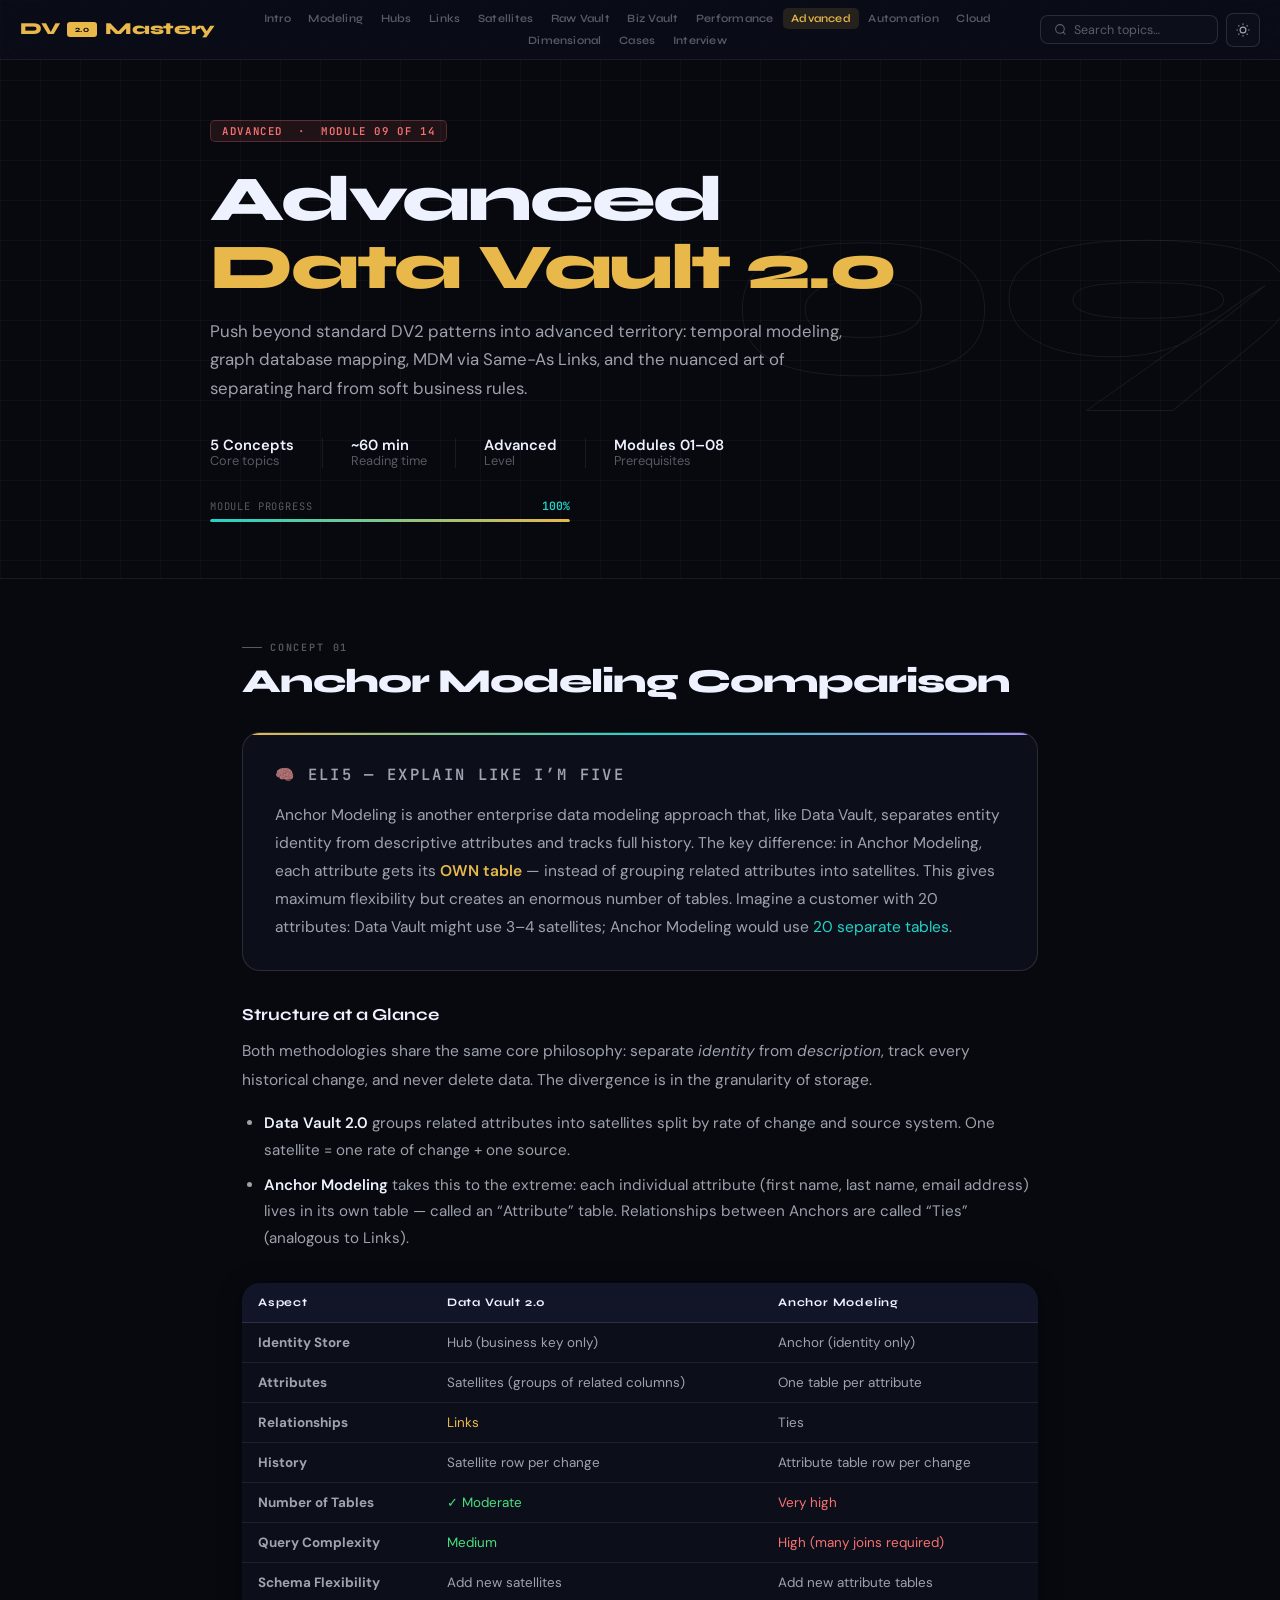
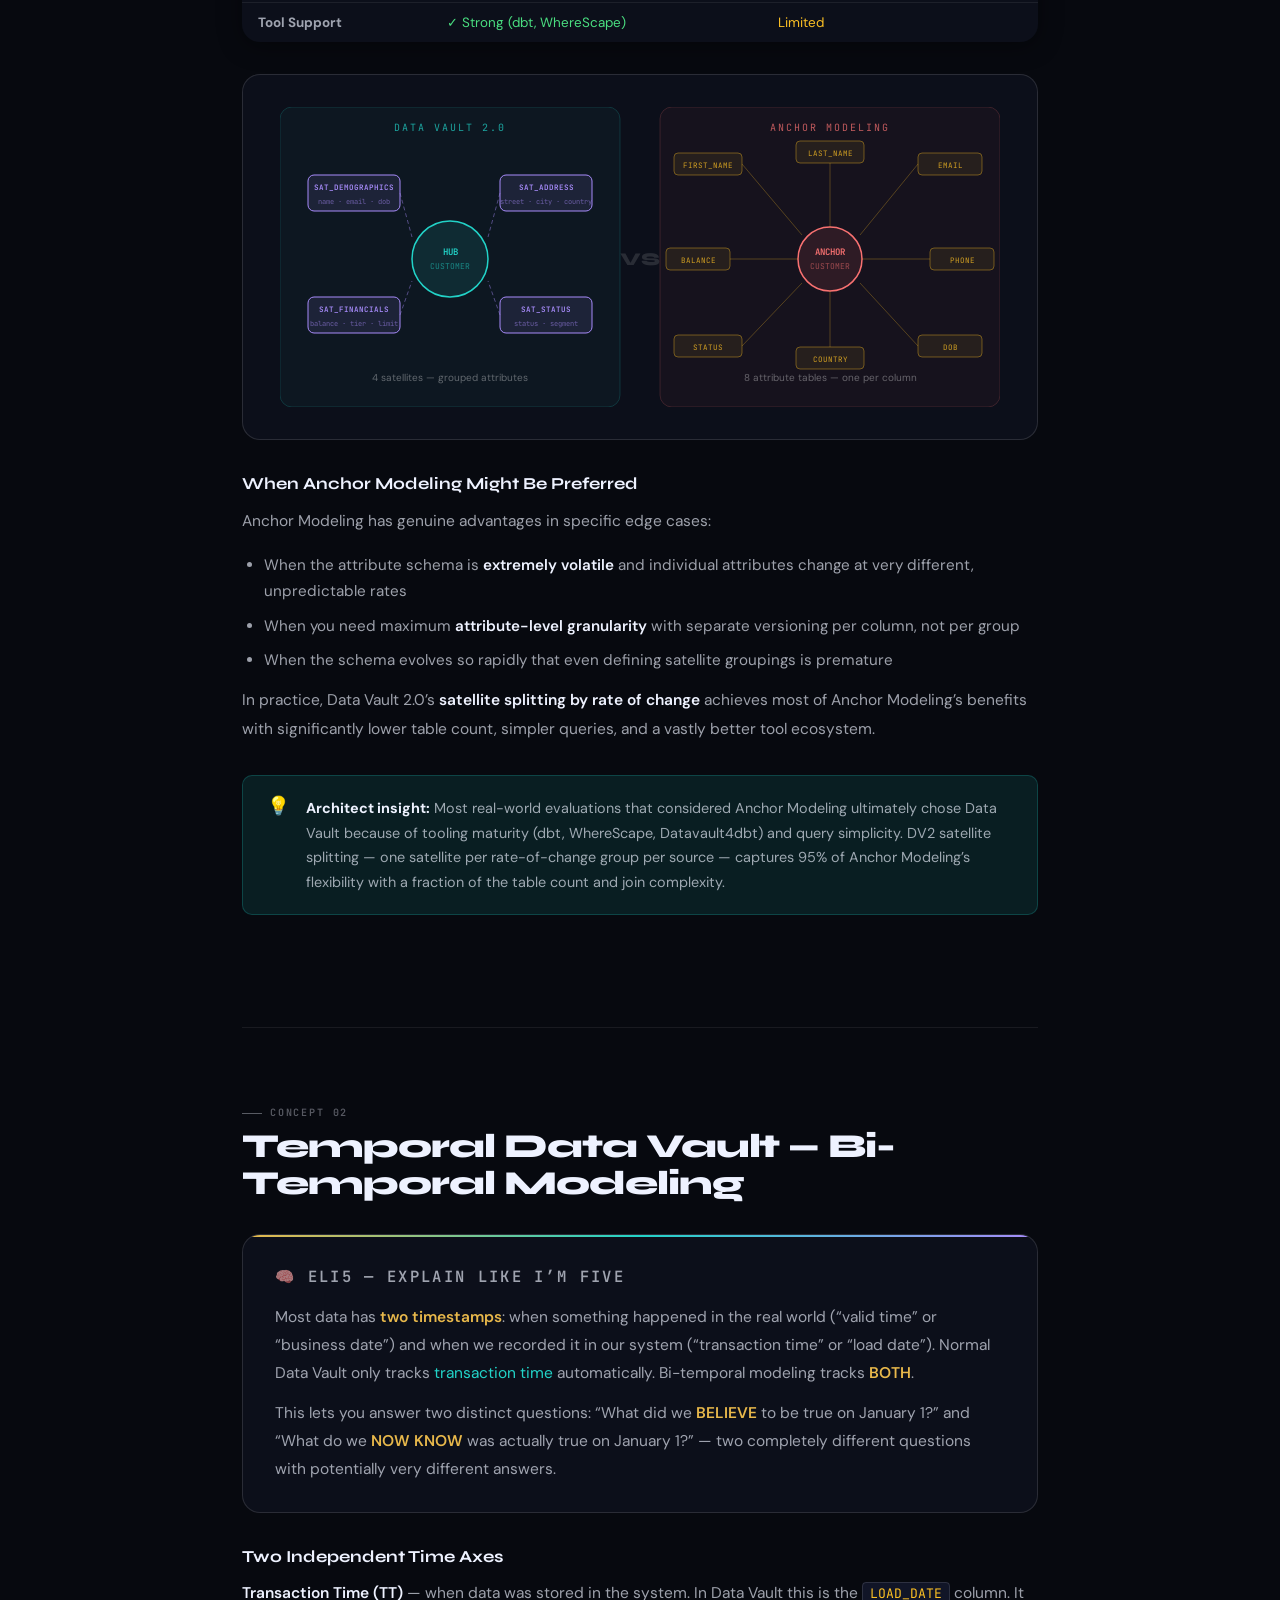
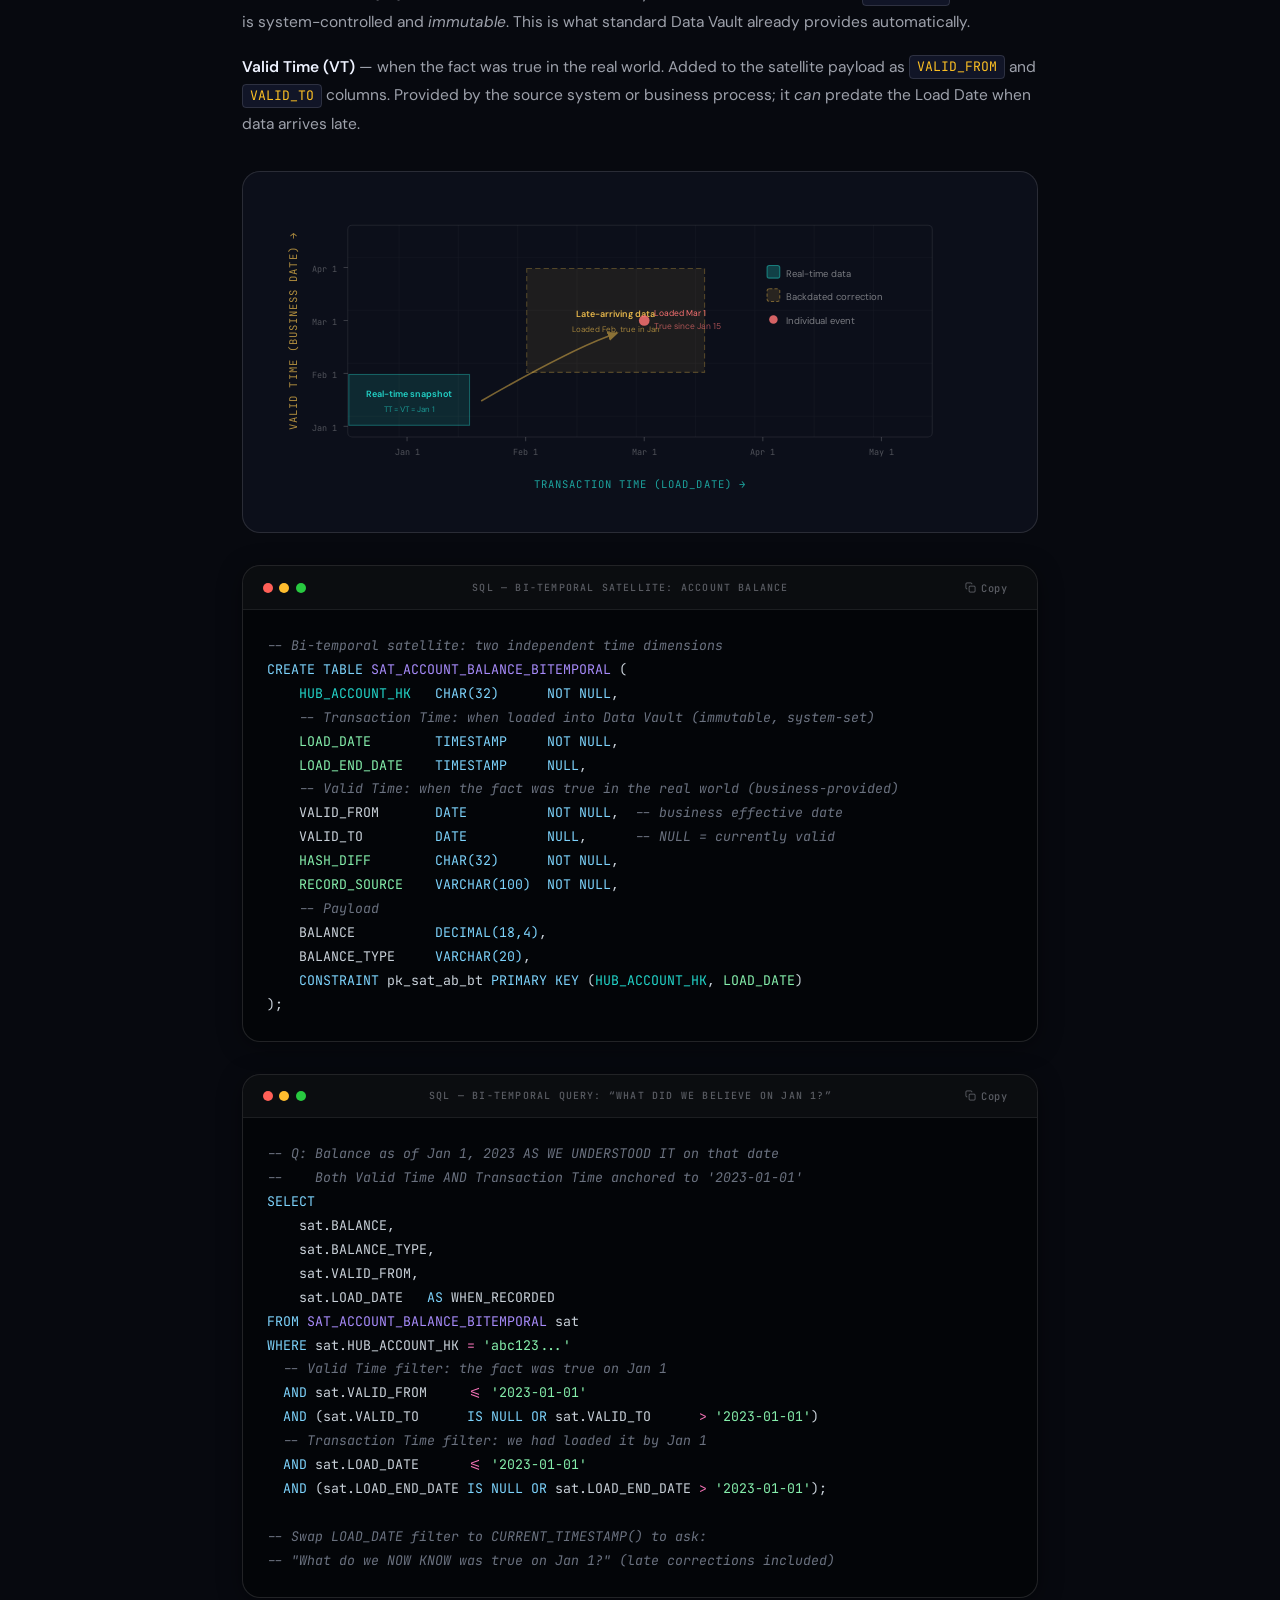
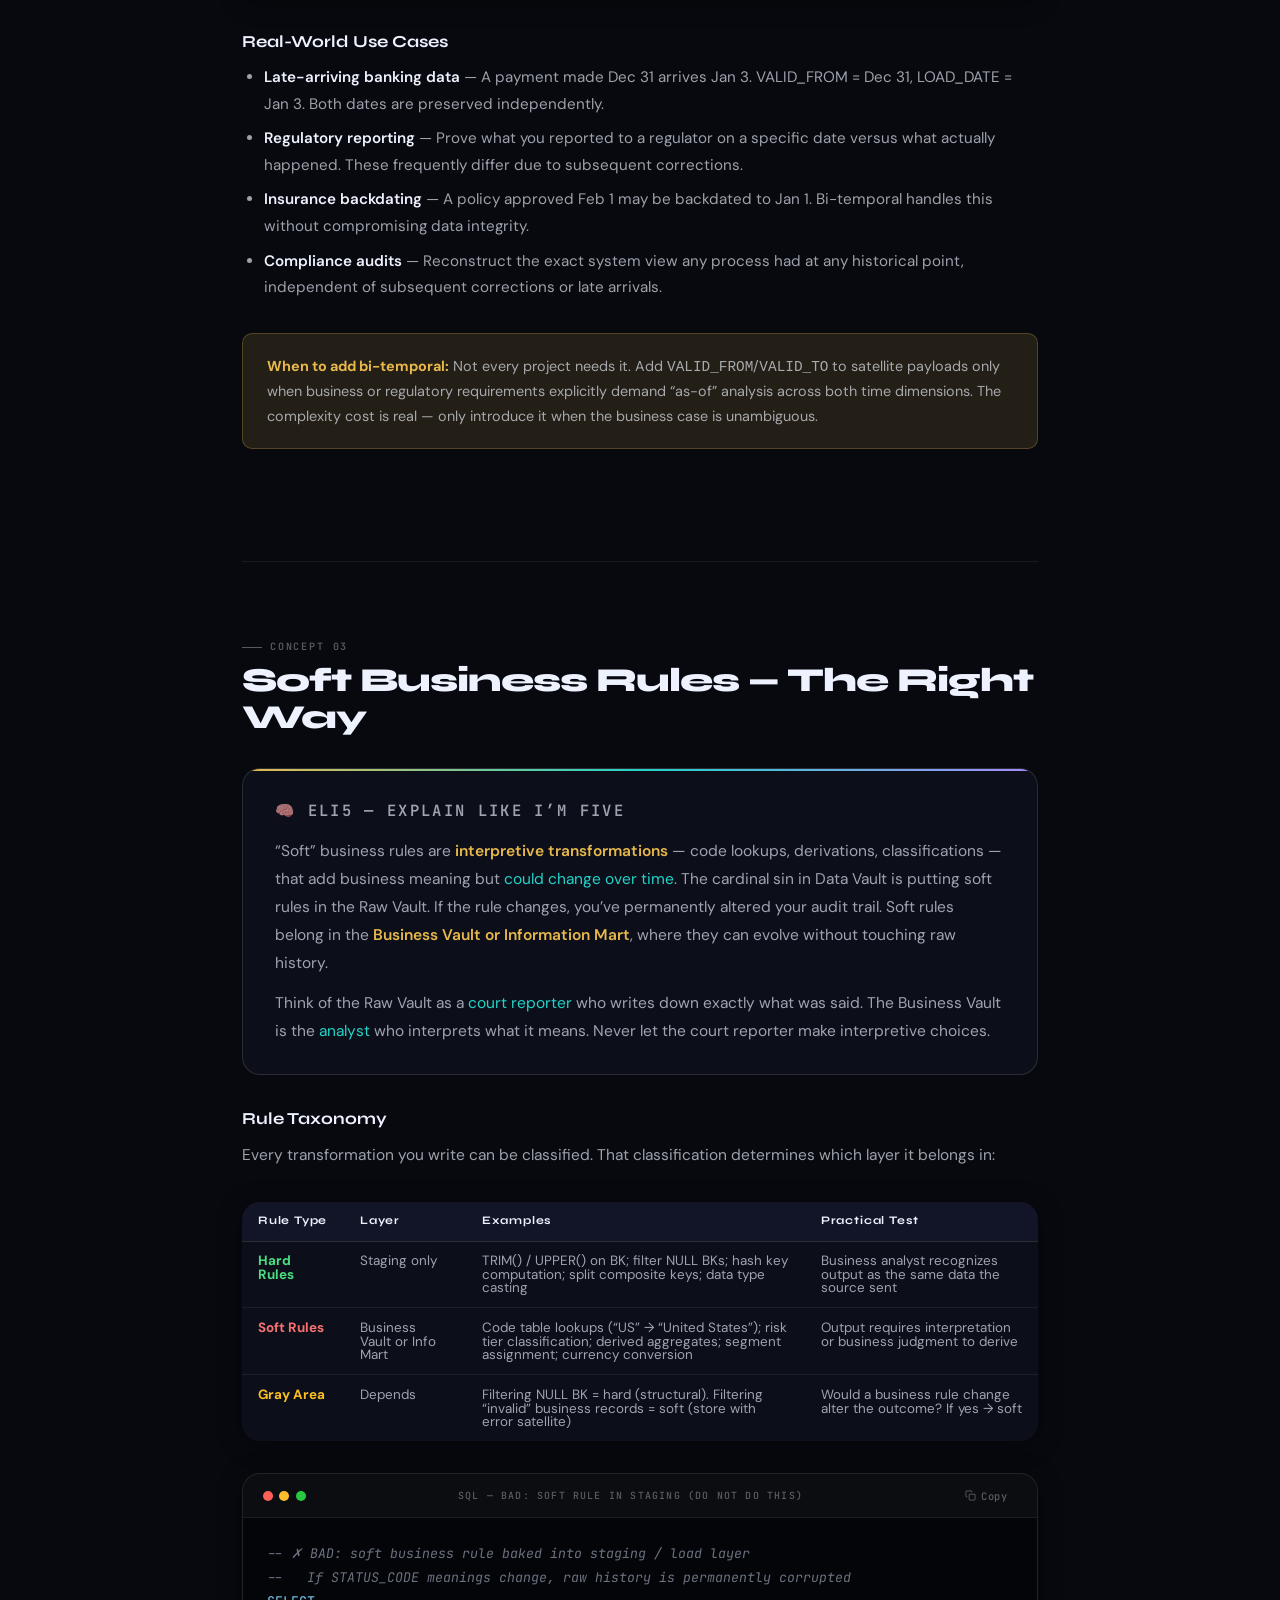
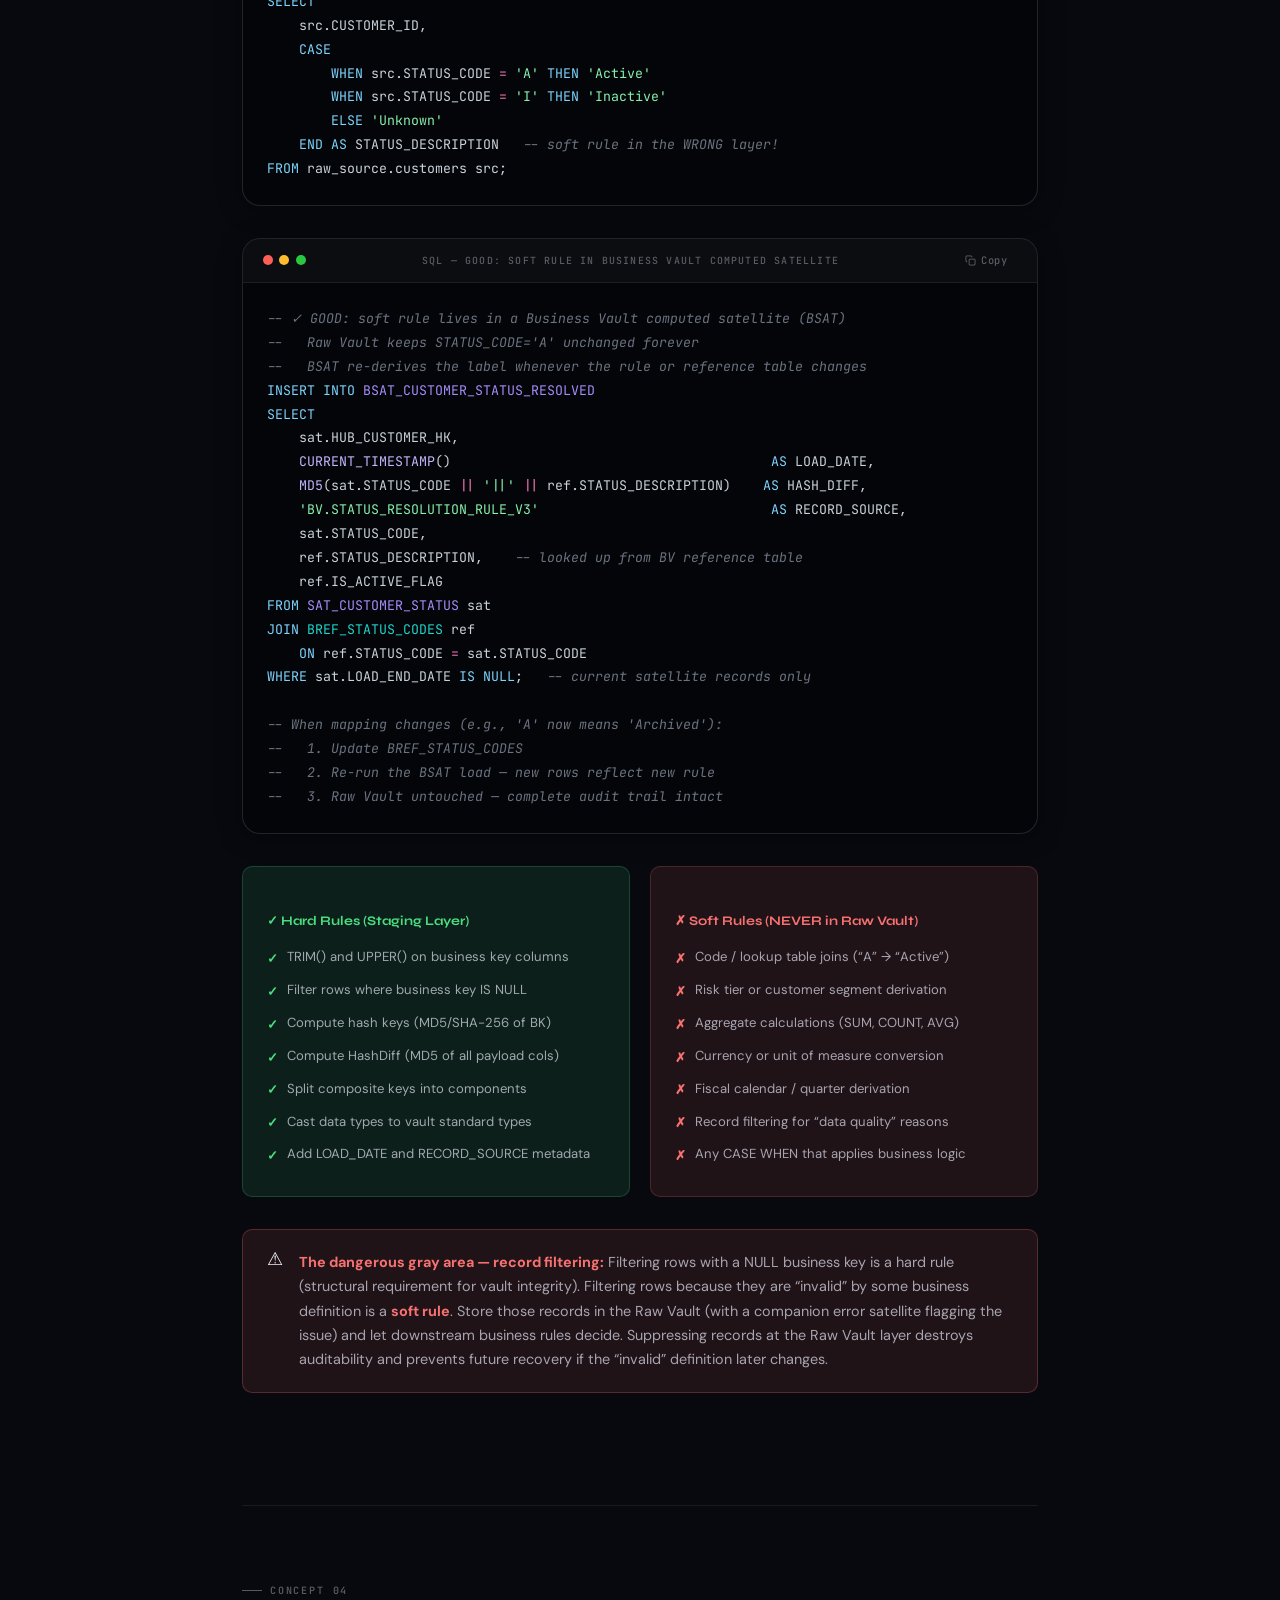
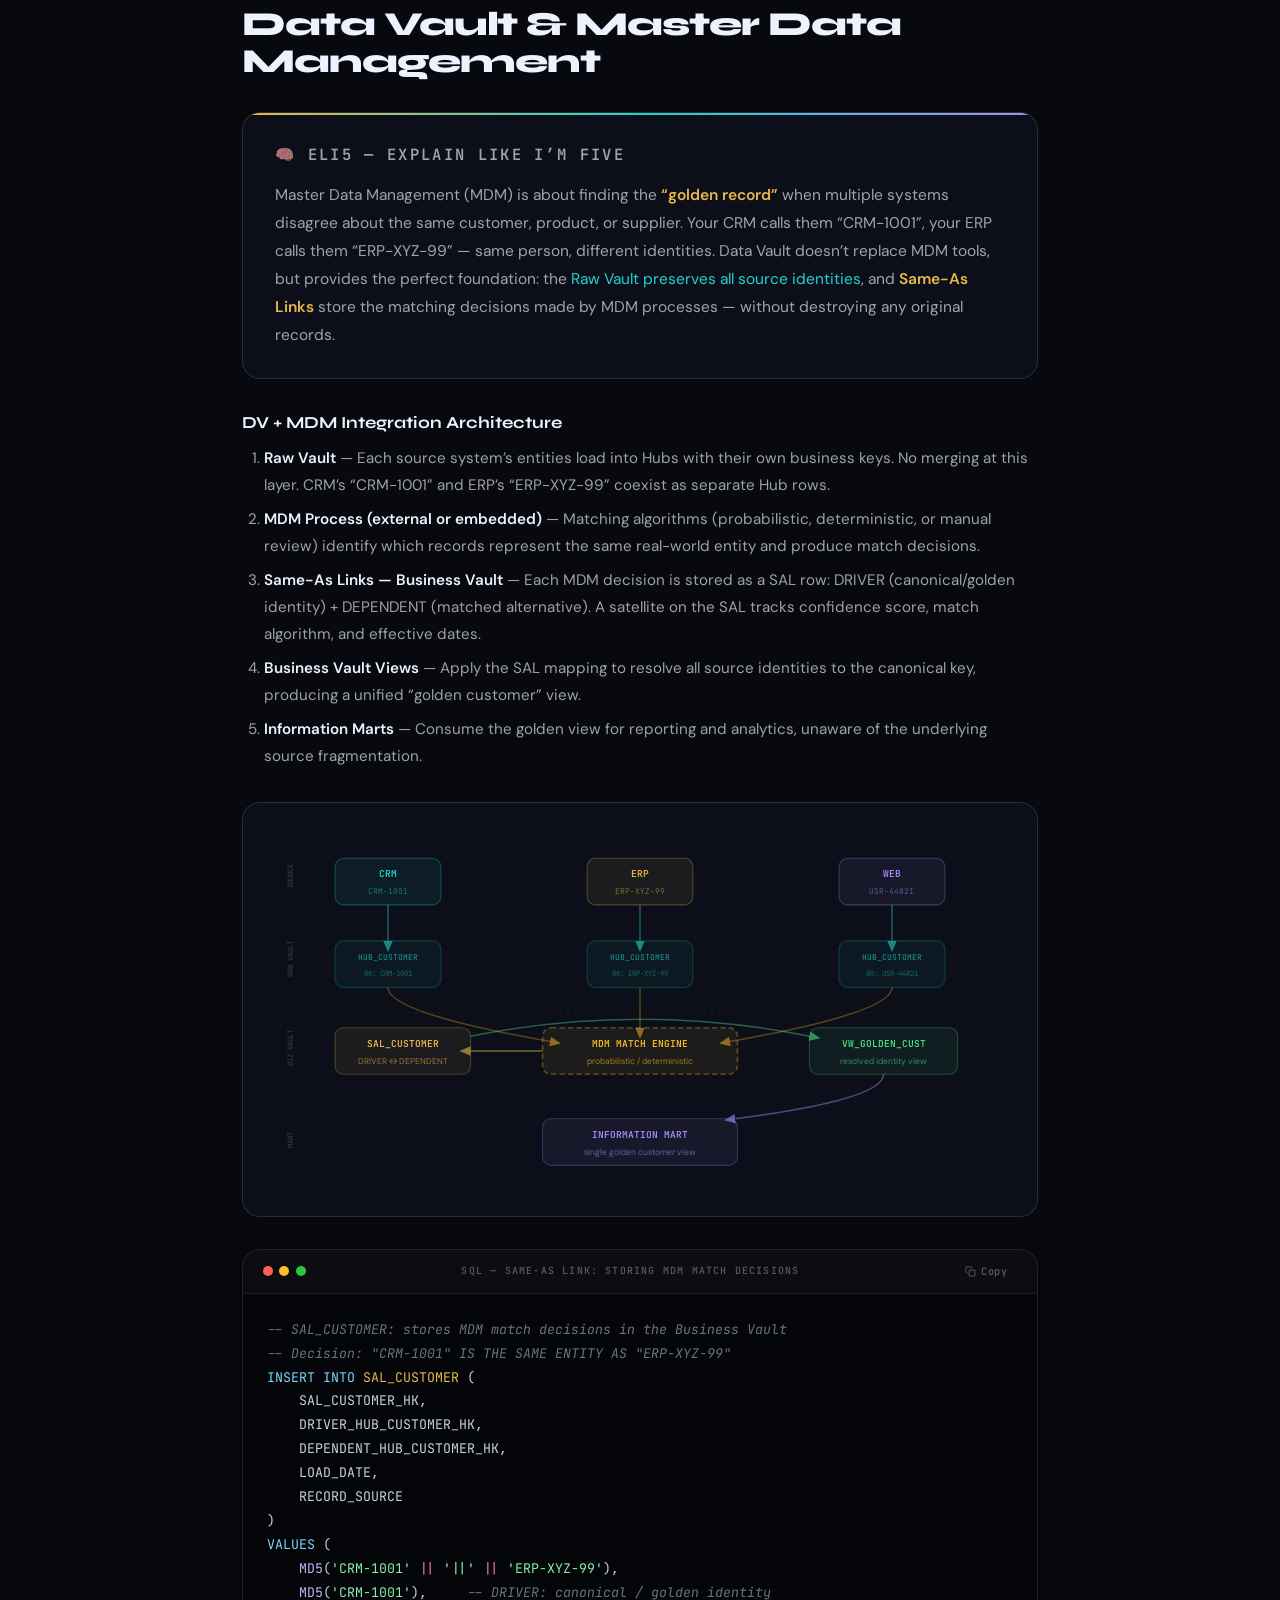
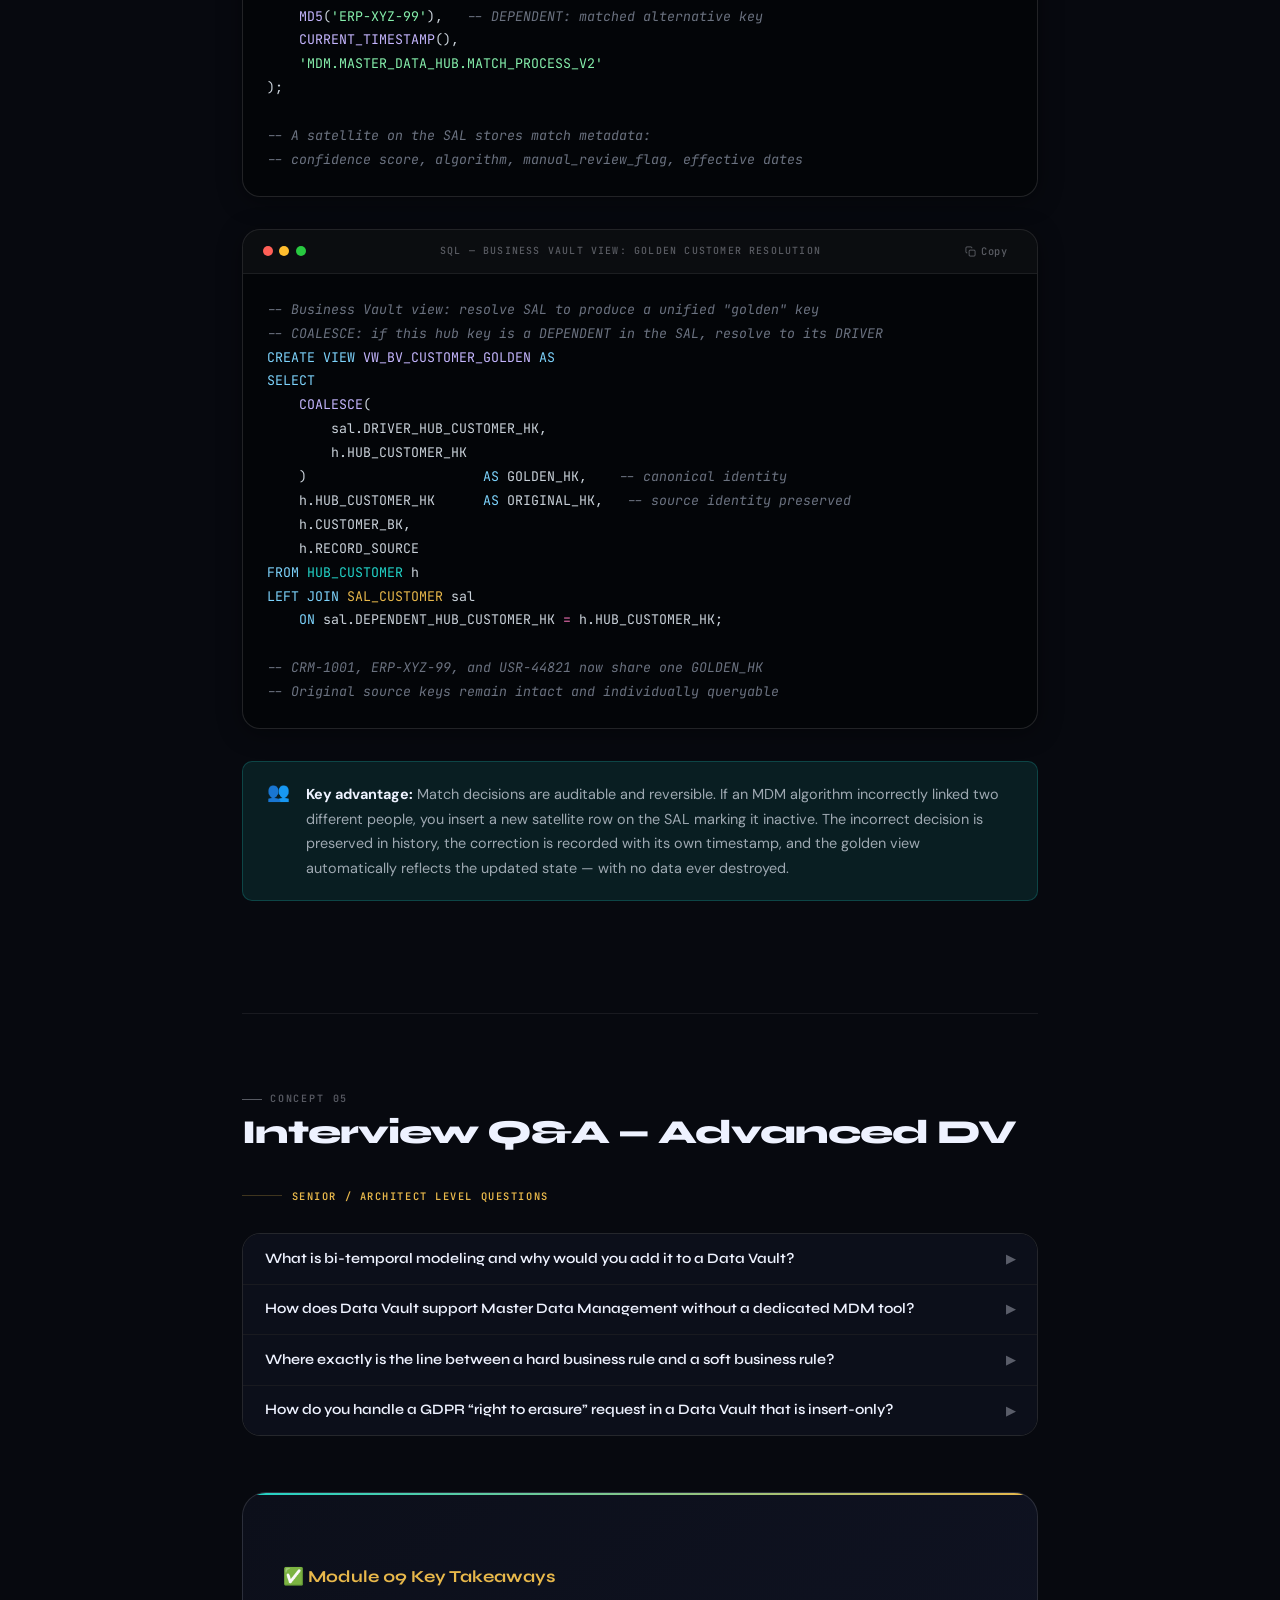
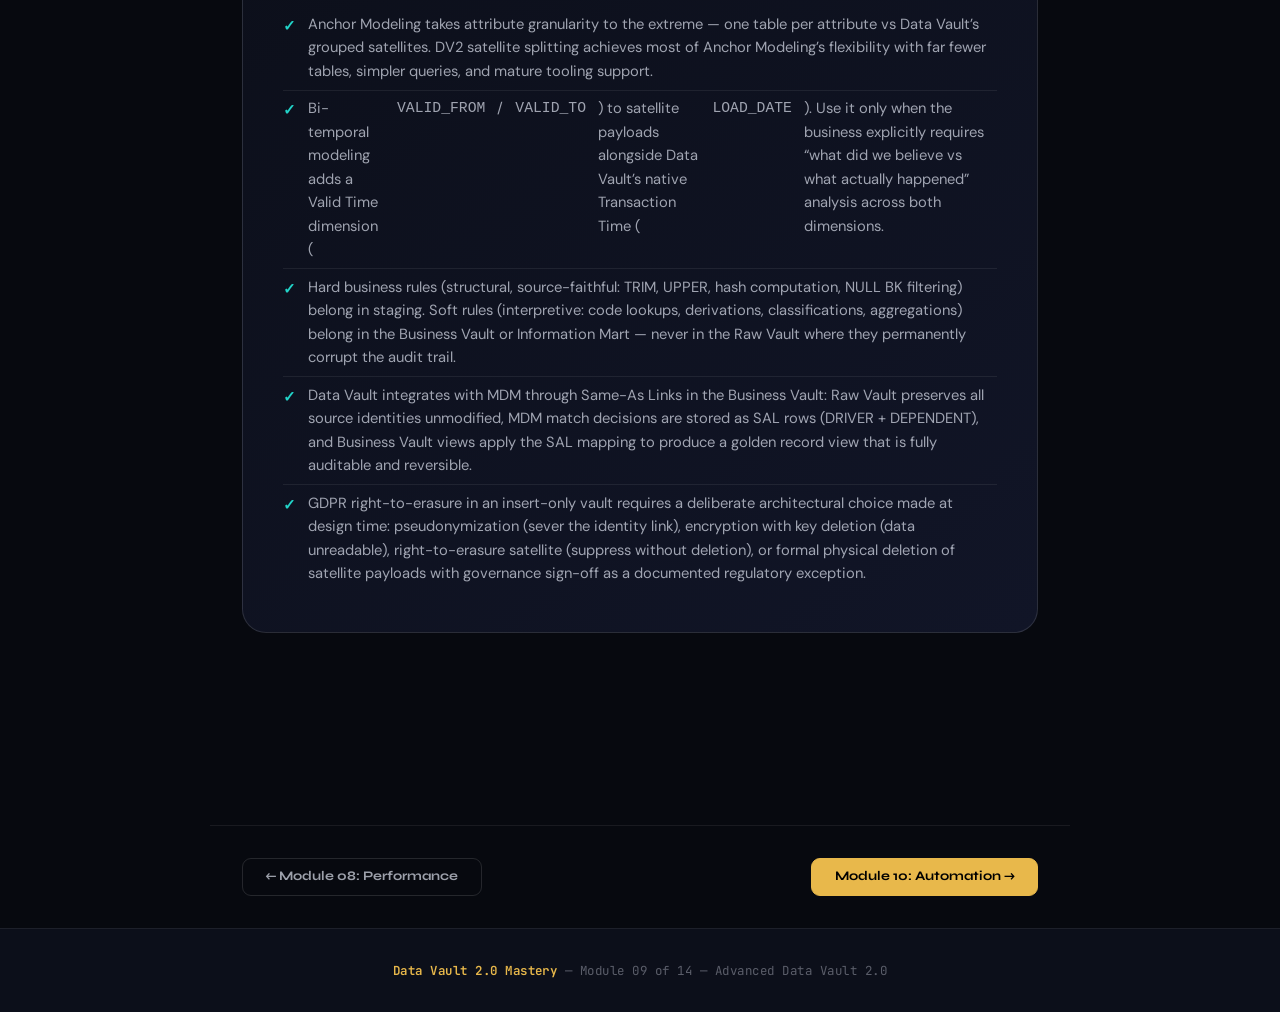
<file: modules/module09.html>
﻿<!DOCTYPE html>
<html lang="en" data-theme="dark">
<head>
<meta charset="UTF-8">
<meta name="viewport" content="width=device-width, initial-scale=1.0">
<meta name="description" content="Advanced Data Vault 2.0 — temporal modeling, anchor modeling comparison, MDM via Same-As Links, and separating hard from soft business rules.">
<title>Module 09: Advanced Data Vault 2.0 | DV2 Mastery</title>
<link rel="icon" type="image/svg+xml" href="../assets/favicon.svg">
<link rel="stylesheet" href="../assets/css/styles.css">
</head>
<body>

<!-- READING PROGRESS -->
<div class="reading-progress"><div class="reading-progress-bar"></div></div>

<!-- NAV -->
<nav class="nav">
  <a href="../index.html" class="nav-logo">DV<span class="nav-logo-badge">2.0</span>Mastery</a>
  <div class="nav-links">
    <a href="module01.html">Intro</a>
    <a href="module02.html">Modeling</a>
    <a href="module03.html">Hubs</a>
    <a href="module04.html">Links</a>
    <a href="module05.html">Satellites</a>
    <a href="module06.html">Raw Vault</a>
    <a href="module07.html">Biz Vault</a>
    <a href="module08.html">Performance</a>
    <a href="module09.html" class="active">Advanced</a>
    <a href="module10.html">Automation</a>
    <a href="module11.html">Cloud</a>
    <a href="module12.html">Dimensional</a>
    <a href="module13.html">Cases</a>
    <a href="module14.html">Interview</a>
  </div>
  <div class="nav-actions">
    <div class="nav-search">
      <svg width="13" height="13" viewBox="0 0 24 24" fill="none" stroke="currentColor" stroke-width="2"><circle cx="11" cy="11" r="8"/><line x1="21" y1="21" x2="16.65" y2="16.65"/></svg>
      <input type="text" placeholder="Search topics&hellip;" aria-label="Search topics">
    </div>
    <button class="btn-icon" id="theme-toggle" title="Toggle theme" aria-label="Toggle theme">
      <svg width="14" height="14" viewBox="0 0 24 24" fill="none" stroke="currentColor" stroke-width="2"><circle cx="12" cy="12" r="5"/><line x1="12" y1="1" x2="12" y2="3"/><line x1="12" y1="21" x2="12" y2="23"/><line x1="4.22" y1="4.22" x2="5.64" y2="5.64"/><line x1="18.36" y1="18.36" x2="19.78" y2="19.78"/><line x1="1" y1="12" x2="3" y2="12"/><line x1="21" y1="12" x2="23" y2="12"/><line x1="4.22" y1="19.78" x2="5.64" y2="18.36"/><line x1="18.36" y1="5.64" x2="19.78" y2="4.22"/></svg>
    </button>
  </div>
</nav>
<div id="search-dropdown" class="search-dropdown" role="listbox"></div>

<!-- MODULE HERO -->
<header class="mod-hero">
  <div class="mod-hero-grid"></div>
  <div class="mod-hero-ghost">09</div>
  <div class="mod-hero-inner">
    <span class="mod-tag" style="color:var(--coral);border-color:rgba(248,113,113,0.25);background:var(--coral-dim)">
      Advanced &nbsp;&middot;&nbsp; Module 09 of 14
    </span>
    <h1>Advanced<br><em style="color:var(--gold)">Data Vault 2.0</em></h1>
    <p class="mod-hero-desc">
      Push beyond standard DV2 patterns into advanced territory: temporal modeling, graph database mapping, MDM via Same-As Links, and the nuanced art of separating hard from soft business rules.
    </p>
    <div class="mod-meta">
      <div class="mod-meta-item"><strong>5 Concepts</strong>Core topics</div>
      <div class="mod-meta-item"><strong>~60 min</strong>Reading time</div>
      <div class="mod-meta-item"><strong>Advanced</strong>Level</div>
      <div class="mod-meta-item"><strong>Modules 01&ndash;08</strong>Prerequisites</div>
    </div>
    <div class="mod-progress">
      <div class="mod-progress-row">
        <span class="mod-progress-label">Module Progress</span>
        <span class="mod-progress-pct">0%</span>
      </div>
      <div class="mod-progress-track"><div class="mod-progress-fill" style="width:0%"></div></div>
    </div>
  </div>
</header>

<!-- CONTENT -->
<main class="content">

  <!-- ============================================================
       CONCEPT 1: ANCHOR MODELING COMPARISON
       ============================================================ -->
  <article class="concept" data-topic="anchor-modeling" id="anchor-modeling">
    <p class="concept-num">Concept 01</p>
    <h2>Anchor Modeling Comparison</h2>

    <div class="eli5">
      <p class="eli5-label">&#129504; ELI5 &mdash; Explain Like I&rsquo;m Five</p>
      <p>
        Anchor Modeling is another enterprise data modeling approach that, like Data Vault, separates entity identity from descriptive attributes and tracks full history. The key difference: in Anchor Modeling, each attribute gets its <strong>OWN table</strong> &mdash; instead of grouping related attributes into satellites. This gives maximum flexibility but creates an enormous number of tables. Imagine a customer with 20 attributes: Data Vault might use 3&ndash;4 satellites; Anchor Modeling would use <em>20 separate tables</em>.
      </p>
    </div>

    <div class="detail">
      <h3>Structure at a Glance</h3>
      <p>Both methodologies share the same core philosophy: separate <em>identity</em> from <em>description</em>, track every historical change, and never delete data. The divergence is in the granularity of storage.</p>
      <ul>
        <li><strong>Data Vault 2.0</strong> groups related attributes into satellites split by rate of change and source system. One satellite = one rate of change + one source.</li>
        <li><strong>Anchor Modeling</strong> takes this to the extreme: each individual attribute (first name, last name, email address) lives in its own table &mdash; called an &ldquo;Attribute&rdquo; table. Relationships between Anchors are called &ldquo;Ties&rdquo; (analogous to Links).</li>
      </ul>
    </div>

    <table class="data-table">
      <thead>
        <tr>
          <th>Aspect</th>
          <th>Data Vault 2.0</th>
          <th>Anchor Modeling</th>
        </tr>
      </thead>
      <tbody>
        <tr>
          <td><strong>Identity Store</strong></td>
          <td>Hub (business key only)</td>
          <td>Anchor (identity only)</td>
        </tr>
        <tr>
          <td><strong>Attributes</strong></td>
          <td>Satellites (groups of related columns)</td>
          <td>One table per attribute</td>
        </tr>
        <tr>
          <td><strong>Relationships</strong></td>
          <td style="color:var(--gold)">Links</td>
          <td>Ties</td>
        </tr>
        <tr>
          <td><strong>History</strong></td>
          <td>Satellite row per change</td>
          <td>Attribute table row per change</td>
        </tr>
        <tr>
          <td><strong>Number of Tables</strong></td>
          <td style="color:var(--green)">&#10003; Moderate</td>
          <td style="color:var(--coral)">Very high</td>
        </tr>
        <tr>
          <td><strong>Query Complexity</strong></td>
          <td style="color:var(--green)">Medium</td>
          <td style="color:var(--coral)">High (many joins required)</td>
        </tr>
        <tr>
          <td><strong>Schema Flexibility</strong></td>
          <td>Add new satellites</td>
          <td>Add new attribute tables</td>
        </tr>
        <tr>
          <td><strong>Tool Support</strong></td>
          <td style="color:var(--green)">&#10003; Strong (dbt, WhereScape)</td>
          <td style="color:var(--amber)">Limited</td>
        </tr>
      </tbody>
    </table>

    <div class="diagram" aria-label="Anchor Modeling vs Data Vault structural comparison">
      <svg viewBox="0 0 720 300" xmlns="http://www.w3.org/2000/svg" role="img" aria-label="Side-by-side: DV hub with grouped satellites vs Anchor with per-attribute tables">
        <!-- Panel backgrounds -->
        <rect x="0" y="0" width="340" height="300" rx="12" fill="rgba(34,211,200,0.04)" stroke="rgba(34,211,200,0.18)" stroke-width="1"/>
        <rect x="380" y="0" width="340" height="300" rx="12" fill="rgba(248,113,113,0.04)" stroke="rgba(248,113,113,0.18)" stroke-width="1"/>

        <!-- Panel labels -->
        <text x="170" y="24" text-anchor="middle" font-family="JetBrains Mono,monospace" font-size="10" fill="rgba(34,211,200,0.75)" letter-spacing="2">DATA VAULT 2.0</text>
        <text x="550" y="24" text-anchor="middle" font-family="JetBrains Mono,monospace" font-size="10" fill="rgba(248,113,113,0.75)" letter-spacing="2">ANCHOR MODELING</text>

        <!-- DV: Hub -->
        <circle cx="170" cy="152" r="38" fill="rgba(34,211,200,0.1)" stroke="#22d3c8" stroke-width="1.5"/>
        <text x="170" y="148" text-anchor="middle" font-family="JetBrains Mono,monospace" font-size="9" fill="#22d3c8" font-weight="600">HUB</text>
        <text x="170" y="162" text-anchor="middle" font-family="JetBrains Mono,monospace" font-size="8" fill="rgba(34,211,200,0.55)">CUSTOMER</text>

        <!-- DV: Sat 1 top-left -->
        <rect x="28" y="68" width="92" height="36" rx="6" fill="rgba(167,139,250,0.1)" stroke="#a78bfa" stroke-width="1"/>
        <text x="74" y="83" text-anchor="middle" font-family="JetBrains Mono,monospace" font-size="7.5" fill="#a78bfa" font-weight="600">SAT_DEMOGRAPHICS</text>
        <text x="74" y="97" text-anchor="middle" font-family="JetBrains Mono,monospace" font-size="7" fill="rgba(167,139,250,0.55)">name &middot; email &middot; dob</text>
        <line x1="120" y1="86" x2="132" y2="130" stroke="#a78bfa" stroke-width="1" stroke-dasharray="4,3" opacity="0.45"/>

        <!-- DV: Sat 2 bottom-left -->
        <rect x="28" y="190" width="92" height="36" rx="6" fill="rgba(167,139,250,0.1)" stroke="#a78bfa" stroke-width="1"/>
        <text x="74" y="205" text-anchor="middle" font-family="JetBrains Mono,monospace" font-size="7.5" fill="#a78bfa" font-weight="600">SAT_FINANCIALS</text>
        <text x="74" y="219" text-anchor="middle" font-family="JetBrains Mono,monospace" font-size="7" fill="rgba(167,139,250,0.55)">balance &middot; tier &middot; limit</text>
        <line x1="120" y1="208" x2="132" y2="174" stroke="#a78bfa" stroke-width="1" stroke-dasharray="4,3" opacity="0.45"/>

        <!-- DV: Sat 3 top-right -->
        <rect x="220" y="68" width="92" height="36" rx="6" fill="rgba(167,139,250,0.1)" stroke="#a78bfa" stroke-width="1"/>
        <text x="266" y="83" text-anchor="middle" font-family="JetBrains Mono,monospace" font-size="7.5" fill="#a78bfa" font-weight="600">SAT_ADDRESS</text>
        <text x="266" y="97" text-anchor="middle" font-family="JetBrains Mono,monospace" font-size="7" fill="rgba(167,139,250,0.55)">street &middot; city &middot; country</text>
        <line x1="220" y1="86" x2="208" y2="130" stroke="#a78bfa" stroke-width="1" stroke-dasharray="4,3" opacity="0.45"/>

        <!-- DV: Sat 4 bottom-right -->
        <rect x="220" y="190" width="92" height="36" rx="6" fill="rgba(167,139,250,0.1)" stroke="#a78bfa" stroke-width="1"/>
        <text x="266" y="205" text-anchor="middle" font-family="JetBrains Mono,monospace" font-size="7.5" fill="#a78bfa" font-weight="600">SAT_STATUS</text>
        <text x="266" y="219" text-anchor="middle" font-family="JetBrains Mono,monospace" font-size="7" fill="rgba(167,139,250,0.55)">status &middot; segment</text>
        <line x1="220" y1="208" x2="208" y2="174" stroke="#a78bfa" stroke-width="1" stroke-dasharray="4,3" opacity="0.45"/>

        <text x="170" y="274" text-anchor="middle" font-family="DM Sans,sans-serif" font-size="10" fill="rgba(255,255,255,0.35)">4 satellites &mdash; grouped attributes</text>

        <!-- Anchor: central circle -->
        <circle cx="550" cy="152" r="32" fill="rgba(248,113,113,0.1)" stroke="#f87171" stroke-width="1.5"/>
        <text x="550" y="148" text-anchor="middle" font-family="JetBrains Mono,monospace" font-size="9" fill="#f87171" font-weight="600">ANCHOR</text>
        <text x="550" y="162" text-anchor="middle" font-family="JetBrains Mono,monospace" font-size="8" fill="rgba(248,113,113,0.55)">CUSTOMER</text>

        <!-- Anchor attribute tables (radial) -->
        <rect x="394" y="46" width="68" height="22" rx="4" fill="rgba(251,191,36,0.07)" stroke="rgba(251,191,36,0.38)" stroke-width="1"/>
        <text x="428" y="61" text-anchor="middle" font-family="JetBrains Mono,monospace" font-size="7.5" fill="rgba(251,191,36,0.8)">FIRST_NAME</text>
        <line x1="462" y1="57" x2="522" y2="128" stroke="rgba(251,191,36,0.28)" stroke-width="1"/>

        <rect x="516" y="34" width="68" height="22" rx="4" fill="rgba(251,191,36,0.07)" stroke="rgba(251,191,36,0.38)" stroke-width="1"/>
        <text x="550" y="49" text-anchor="middle" font-family="JetBrains Mono,monospace" font-size="7.5" fill="rgba(251,191,36,0.8)">LAST_NAME</text>
        <line x1="550" y1="56" x2="550" y2="120" stroke="rgba(251,191,36,0.28)" stroke-width="1"/>

        <rect x="638" y="46" width="64" height="22" rx="4" fill="rgba(251,191,36,0.07)" stroke="rgba(251,191,36,0.38)" stroke-width="1"/>
        <text x="670" y="61" text-anchor="middle" font-family="JetBrains Mono,monospace" font-size="7.5" fill="rgba(251,191,36,0.8)">EMAIL</text>
        <line x1="638" y1="57" x2="580" y2="128" stroke="rgba(251,191,36,0.28)" stroke-width="1"/>

        <rect x="650" y="141" width="64" height="22" rx="4" fill="rgba(251,191,36,0.07)" stroke="rgba(251,191,36,0.38)" stroke-width="1"/>
        <text x="682" y="156" text-anchor="middle" font-family="JetBrains Mono,monospace" font-size="7.5" fill="rgba(251,191,36,0.8)">PHONE</text>
        <line x1="650" y1="152" x2="582" y2="152" stroke="rgba(251,191,36,0.28)" stroke-width="1"/>

        <rect x="638" y="228" width="64" height="22" rx="4" fill="rgba(251,191,36,0.07)" stroke="rgba(251,191,36,0.38)" stroke-width="1"/>
        <text x="670" y="243" text-anchor="middle" font-family="JetBrains Mono,monospace" font-size="7.5" fill="rgba(251,191,36,0.8)">DOB</text>
        <line x1="638" y1="239" x2="580" y2="176" stroke="rgba(251,191,36,0.28)" stroke-width="1"/>

        <rect x="516" y="240" width="68" height="22" rx="4" fill="rgba(251,191,36,0.07)" stroke="rgba(251,191,36,0.38)" stroke-width="1"/>
        <text x="550" y="255" text-anchor="middle" font-family="JetBrains Mono,monospace" font-size="7.5" fill="rgba(251,191,36,0.8)">COUNTRY</text>
        <line x1="550" y1="240" x2="550" y2="184" stroke="rgba(251,191,36,0.28)" stroke-width="1"/>

        <rect x="394" y="228" width="68" height="22" rx="4" fill="rgba(251,191,36,0.07)" stroke="rgba(251,191,36,0.38)" stroke-width="1"/>
        <text x="428" y="243" text-anchor="middle" font-family="JetBrains Mono,monospace" font-size="7.5" fill="rgba(251,191,36,0.8)">STATUS</text>
        <line x1="462" y1="239" x2="522" y2="176" stroke="rgba(251,191,36,0.28)" stroke-width="1"/>

        <rect x="386" y="141" width="64" height="22" rx="4" fill="rgba(251,191,36,0.07)" stroke="rgba(251,191,36,0.38)" stroke-width="1"/>
        <text x="418" y="156" text-anchor="middle" font-family="JetBrains Mono,monospace" font-size="7.5" fill="rgba(251,191,36,0.8)">BALANCE</text>
        <line x1="450" y1="152" x2="518" y2="152" stroke="rgba(251,191,36,0.28)" stroke-width="1"/>

        <text x="550" y="274" text-anchor="middle" font-family="DM Sans,sans-serif" font-size="10" fill="rgba(255,255,255,0.35)">8 attribute tables &mdash; one per column</text>

        <!-- VS divider -->
        <text x="360" y="158" text-anchor="middle" font-family="Syne,sans-serif" font-size="18" fill="rgba(255,255,255,0.12)" font-weight="800">VS</text>
      </svg>
    </div>

    <div class="detail">
      <h3>When Anchor Modeling Might Be Preferred</h3>
      <p>Anchor Modeling has genuine advantages in specific edge cases:</p>
      <ul>
        <li>When the attribute schema is <strong>extremely volatile</strong> and individual attributes change at very different, unpredictable rates</li>
        <li>When you need maximum <strong>attribute-level granularity</strong> with separate versioning per column, not per group</li>
        <li>When the schema evolves so rapidly that even defining satellite groupings is premature</li>
      </ul>
      <p>In practice, Data Vault 2.0&rsquo;s <strong>satellite splitting by rate of change</strong> achieves most of Anchor Modeling&rsquo;s benefits with significantly lower table count, simpler queries, and a vastly better tool ecosystem.</p>
    </div>

    <div class="callout">
      <span class="callout-icon">&#128161;</span>
      <p><strong>Architect insight:</strong> Most real-world evaluations that considered Anchor Modeling ultimately chose Data Vault because of tooling maturity (dbt, WhereScape, Datavault4dbt) and query simplicity. DV2 satellite splitting &mdash; one satellite per rate-of-change group per source &mdash; captures 95% of Anchor Modeling&rsquo;s flexibility with a fraction of the table count and join complexity.</p>
    </div>
  </article>

  <!-- ============================================================
       CONCEPT 2: BI-TEMPORAL MODELING
       ============================================================ -->
  <article class="concept" data-topic="bi-temporal" id="bi-temporal">
    <p class="concept-num">Concept 02</p>
    <h2>Temporal Data Vault &mdash; Bi-Temporal Modeling</h2>

    <div class="eli5">
      <p class="eli5-label">&#129504; ELI5 &mdash; Explain Like I&rsquo;m Five</p>
      <p>
        Most data has <strong>two timestamps</strong>: when something happened in the real world (&ldquo;valid time&rdquo; or &ldquo;business date&rdquo;) and when we recorded it in our system (&ldquo;transaction time&rdquo; or &ldquo;load date&rdquo;). Normal Data Vault only tracks <em>transaction time</em> automatically. Bi-temporal modeling tracks <strong>BOTH</strong>.
      </p>
      <p style="margin-top:0.75rem">
        This lets you answer two distinct questions: &ldquo;What did we <strong>BELIEVE</strong> to be true on January 1?&rdquo; and &ldquo;What do we <strong>NOW KNOW</strong> was actually true on January 1?&rdquo; &mdash; two completely different questions with potentially very different answers.
      </p>
    </div>

    <div class="detail">
      <h3>Two Independent Time Axes</h3>
      <p><strong>Transaction Time (TT)</strong> &mdash; when data was stored in the system. In Data Vault this is the <code>LOAD_DATE</code> column. It is system-controlled and <em>immutable</em>. This is what standard Data Vault already provides automatically.</p>
      <p><strong>Valid Time (VT)</strong> &mdash; when the fact was true in the real world. Added to the satellite payload as <code>VALID_FROM</code> and <code>VALID_TO</code> columns. Provided by the source system or business process; it <em>can</em> predate the Load Date when data arrives late.</p>
    </div>

    <div class="diagram" aria-label="Bi-temporal time grid: Transaction Time vs Valid Time">
      <svg viewBox="0 0 680 280" xmlns="http://www.w3.org/2000/svg">
        <defs>
          <pattern id="btgrid" width="56" height="50" patternUnits="userSpaceOnUse">
            <path d="M 56 0 L 0 0 0 50" fill="none" stroke="rgba(255,255,255,0.04)" stroke-width="1"/>
          </pattern>
          <marker id="bt-arrow" markerWidth="7" markerHeight="6" refX="0" refY="3" orient="auto">
            <polygon points="0 0, 7 3, 0 6" fill="rgba(232,184,75,0.55)"/>
          </marker>
        </defs>
        <rect x="64" y="20" width="552" height="200" fill="url(#btgrid)"/>
        <rect x="64" y="20" width="552" height="200" fill="none" stroke="rgba(255,255,255,0.08)" stroke-width="1" rx="4"/>

        <!-- Axis labels -->
        <text x="340" y="268" text-anchor="middle" font-family="JetBrains Mono,monospace" font-size="10" fill="rgba(34,211,200,0.75)" letter-spacing="1">TRANSACTION TIME (LOAD_DATE)  &rarr;</text>
        <text x="16" y="120" text-anchor="middle" font-family="JetBrains Mono,monospace" font-size="10" fill="rgba(232,184,75,0.75)" letter-spacing="1" transform="rotate(-90,16,120)">VALID TIME (BUSINESS DATE)  &rarr;</text>

        <!-- X ticks -->
        <text x="120" y="237" text-anchor="middle" font-family="JetBrains Mono,monospace" font-size="8" fill="rgba(255,255,255,0.28)">Jan 1</text>
        <text x="232" y="237" text-anchor="middle" font-family="JetBrains Mono,monospace" font-size="8" fill="rgba(255,255,255,0.28)">Feb 1</text>
        <text x="344" y="237" text-anchor="middle" font-family="JetBrains Mono,monospace" font-size="8" fill="rgba(255,255,255,0.28)">Mar 1</text>
        <text x="456" y="237" text-anchor="middle" font-family="JetBrains Mono,monospace" font-size="8" fill="rgba(255,255,255,0.28)">Apr 1</text>
        <text x="568" y="237" text-anchor="middle" font-family="JetBrains Mono,monospace" font-size="8" fill="rgba(255,255,255,0.28)">May 1</text>
        <line x1="120" y1="220" x2="120" y2="224" stroke="rgba(255,255,255,0.18)" stroke-width="1"/>
        <line x1="232" y1="220" x2="232" y2="224" stroke="rgba(255,255,255,0.18)" stroke-width="1"/>
        <line x1="344" y1="220" x2="344" y2="224" stroke="rgba(255,255,255,0.18)" stroke-width="1"/>
        <line x1="456" y1="220" x2="456" y2="224" stroke="rgba(255,255,255,0.18)" stroke-width="1"/>
        <line x1="568" y1="220" x2="568" y2="224" stroke="rgba(255,255,255,0.18)" stroke-width="1"/>

        <!-- Y ticks -->
        <text x="54" y="214" text-anchor="end" font-family="JetBrains Mono,monospace" font-size="8" fill="rgba(255,255,255,0.28)">Jan 1</text>
        <text x="54" y="164" text-anchor="end" font-family="JetBrains Mono,monospace" font-size="8" fill="rgba(255,255,255,0.28)">Feb 1</text>
        <text x="54" y="114" text-anchor="end" font-family="JetBrains Mono,monospace" font-size="8" fill="rgba(255,255,255,0.28)">Mar 1</text>
        <text x="54" y="64" text-anchor="end" font-family="JetBrains Mono,monospace" font-size="8" fill="rgba(255,255,255,0.28)">Apr 1</text>
        <line x1="64" y1="210" x2="60" y2="210" stroke="rgba(255,255,255,0.18)" stroke-width="1"/>
        <line x1="64" y1="160" x2="60" y2="160" stroke="rgba(255,255,255,0.18)" stroke-width="1"/>
        <line x1="64" y1="110" x2="60" y2="110" stroke="rgba(255,255,255,0.18)" stroke-width="1"/>
        <line x1="64" y1="60" x2="60" y2="60" stroke="rgba(255,255,255,0.18)" stroke-width="1"/>

        <!-- Zone: real-time data (TT=Jan1, VT=Jan1) -->
        <rect x="65" y="161" width="114" height="48" fill="rgba(34,211,200,0.13)" stroke="rgba(34,211,200,0.38)" stroke-width="1"/>
        <text x="122" y="182" text-anchor="middle" font-family="DM Sans,sans-serif" font-size="8.5" fill="#22d3c8" font-weight="600">Real-time snapshot</text>
        <text x="122" y="196" text-anchor="middle" font-family="DM Sans,sans-serif" font-size="7.5" fill="rgba(34,211,200,0.65)">TT = VT = Jan 1</text>

        <!-- Zone: late-arriving correction -->
        <rect x="233" y="61" width="168" height="98" fill="rgba(232,184,75,0.08)" stroke="rgba(232,184,75,0.3)" stroke-width="1" stroke-dasharray="5,3"/>
        <text x="317" y="107" text-anchor="middle" font-family="DM Sans,sans-serif" font-size="8.5" fill="#e8b84b" font-weight="600">Late-arriving data</text>
        <text x="317" y="121" text-anchor="middle" font-family="DM Sans,sans-serif" font-size="7.5" fill="rgba(232,184,75,0.65)">Loaded Feb, true in Jan</text>

        <!-- Arrow: correction -->
        <path d="M 190 186 Q 270 140 310 125" stroke="rgba(232,184,75,0.5)" stroke-width="1.5" fill="none" marker-end="url(#bt-arrow)"/>

        <!-- Single event dot -->
        <circle cx="344" cy="110" r="5" fill="#f87171" opacity="0.85"/>
        <text x="353" y="106" font-family="DM Sans,sans-serif" font-size="8" fill="#f87171">Loaded Mar 1</text>
        <text x="353" y="118" font-family="DM Sans,sans-serif" font-size="8" fill="rgba(248,113,113,0.65)">True since Jan 15</text>

        <!-- Legend -->
        <rect x="460" y="58" width="12" height="12" rx="2" fill="rgba(34,211,200,0.25)" stroke="rgba(34,211,200,0.5)" stroke-width="1"/>
        <text x="478" y="69" font-family="DM Sans,sans-serif" font-size="9" fill="rgba(255,255,255,0.45)">Real-time data</text>
        <rect x="460" y="80" width="12" height="12" rx="2" fill="rgba(232,184,75,0.12)" stroke="rgba(232,184,75,0.45)" stroke-width="1" stroke-dasharray="3,2"/>
        <text x="478" y="91" font-family="DM Sans,sans-serif" font-size="9" fill="rgba(255,255,255,0.45)">Backdated correction</text>
        <circle cx="466" cy="109" r="4" fill="#f87171" opacity="0.85"/>
        <text x="478" y="113" font-family="DM Sans,sans-serif" font-size="9" fill="rgba(255,255,255,0.45)">Individual event</text>
      </svg>
    </div>

    <div class="code-block">
      <div class="code-header">
        <div class="code-dots"><span class="code-dot"></span><span class="code-dot"></span><span class="code-dot"></span></div>
        <span class="code-label">SQL &mdash; Bi-Temporal Satellite: Account Balance</span>
        <button class="copy-btn" aria-label="Copy code">
          <svg width="11" height="11" viewBox="0 0 24 24" fill="none" stroke="currentColor" stroke-width="2"><rect x="9" y="9" width="13" height="13" rx="2"/><path d="M5 15H4a2 2 0 0 1-2-2V4a2 2 0 0 1 2-2h9a2 2 0 0 1 2 2v1"/></svg>
          Copy
        </button>
      </div>
      <pre><span class="cm">-- Bi-temporal satellite: two independent time dimensions</span>
<span class="kw">CREATE TABLE</span> <span class="sat">SAT_ACCOUNT_BALANCE_BITEMPORAL</span> (
    <span class="hub">HUB_ACCOUNT_HK</span>   <span class="typ">CHAR(32)</span>      <span class="kw">NOT NULL</span>,
    <span class="cm">-- Transaction Time: when loaded into Data Vault (immutable, system-set)</span>
    <span class="str">LOAD_DATE</span>        <span class="typ">TIMESTAMP</span>     <span class="kw">NOT NULL</span>,
    <span class="str">LOAD_END_DATE</span>    <span class="typ">TIMESTAMP</span>     <span class="kw">NULL</span>,
    <span class="cm">-- Valid Time: when the fact was true in the real world (business-provided)</span>
    VALID_FROM       <span class="typ">DATE</span>          <span class="kw">NOT NULL</span>,  <span class="cm">-- business effective date</span>
    VALID_TO         <span class="typ">DATE</span>          <span class="kw">NULL</span>,      <span class="cm">-- NULL = currently valid</span>
    <span class="str">HASH_DIFF</span>        <span class="typ">CHAR(32)</span>      <span class="kw">NOT NULL</span>,
    <span class="str">RECORD_SOURCE</span>    <span class="typ">VARCHAR(100)</span>  <span class="kw">NOT NULL</span>,
    <span class="cm">-- Payload</span>
    BALANCE          <span class="typ">DECIMAL(18,4)</span>,
    BALANCE_TYPE     <span class="typ">VARCHAR(20)</span>,
    <span class="kw">CONSTRAINT</span> pk_sat_ab_bt <span class="kw">PRIMARY KEY</span> (<span class="hub">HUB_ACCOUNT_HK</span>, <span class="str">LOAD_DATE</span>)
);</pre>
    </div>

    <div class="code-block">
      <div class="code-header">
        <div class="code-dots"><span class="code-dot"></span><span class="code-dot"></span><span class="code-dot"></span></div>
        <span class="code-label">SQL &mdash; Bi-Temporal Query: &ldquo;What did we believe on Jan 1?&rdquo;</span>
        <button class="copy-btn" aria-label="Copy code">
          <svg width="11" height="11" viewBox="0 0 24 24" fill="none" stroke="currentColor" stroke-width="2"><rect x="9" y="9" width="13" height="13" rx="2"/><path d="M5 15H4a2 2 0 0 1-2-2V4a2 2 0 0 1 2-2h9a2 2 0 0 1 2 2v1"/></svg>
          Copy
        </button>
      </div>
      <pre><span class="cm">-- Q: Balance as of Jan 1, 2023 AS WE UNDERSTOOD IT on that date</span>
<span class="cm">--    Both Valid Time AND Transaction Time anchored to '2023-01-01'</span>
<span class="kw">SELECT</span>
    sat.BALANCE,
    sat.BALANCE_TYPE,
    sat.VALID_FROM,
    sat.LOAD_DATE   <span class="kw">AS</span> WHEN_RECORDED
<span class="kw">FROM</span> <span class="sat">SAT_ACCOUNT_BALANCE_BITEMPORAL</span> sat
<span class="kw">WHERE</span> sat.HUB_ACCOUNT_HK <span class="op">=</span> <span class="str">'abc123...'</span>
  <span class="cm">-- Valid Time filter: the fact was true on Jan 1</span>
  <span class="kw">AND</span> sat.VALID_FROM     <span class="op">&lt;=</span> <span class="str">'2023-01-01'</span>
  <span class="kw">AND</span> (sat.VALID_TO      <span class="kw">IS NULL</span> <span class="kw">OR</span> sat.VALID_TO      <span class="op">&gt;</span> <span class="str">'2023-01-01'</span>)
  <span class="cm">-- Transaction Time filter: we had loaded it by Jan 1</span>
  <span class="kw">AND</span> sat.LOAD_DATE      <span class="op">&lt;=</span> <span class="str">'2023-01-01'</span>
  <span class="kw">AND</span> (sat.LOAD_END_DATE <span class="kw">IS NULL</span> <span class="kw">OR</span> sat.LOAD_END_DATE <span class="op">&gt;</span> <span class="str">'2023-01-01'</span>);

<span class="cm">-- Swap LOAD_DATE filter to CURRENT_TIMESTAMP() to ask:</span>
<span class="cm">-- "What do we NOW KNOW was true on Jan 1?" (late corrections included)</span></pre>
    </div>

    <div class="detail">
      <h3>Real-World Use Cases</h3>
      <ul>
        <li><strong>Late-arriving banking data</strong> &mdash; A payment made Dec 31 arrives Jan 3. VALID_FROM = Dec 31, LOAD_DATE = Jan 3. Both dates are preserved independently.</li>
        <li><strong>Regulatory reporting</strong> &mdash; Prove what you reported to a regulator on a specific date versus what actually happened. These frequently differ due to subsequent corrections.</li>
        <li><strong>Insurance backdating</strong> &mdash; A policy approved Feb 1 may be backdated to Jan 1. Bi-temporal handles this without compromising data integrity.</li>
        <li><strong>Compliance audits</strong> &mdash; Reconstruct the exact system view any process had at any historical point, independent of subsequent corrections or late arrivals.</li>
      </ul>
    </div>

    <div class="tip">
      <p><strong>When to add bi-temporal:</strong> Not every project needs it. Add <code>VALID_FROM</code>/<code>VALID_TO</code> to satellite payloads only when business or regulatory requirements explicitly demand &ldquo;as-of&rdquo; analysis across both time dimensions. The complexity cost is real &mdash; only introduce it when the business case is unambiguous.</p>
    </div>
  </article>

  <!-- ============================================================
       CONCEPT 3: SOFT BUSINESS RULES
       ============================================================ -->
  <article class="concept" data-topic="soft-rules" id="soft-rules">
    <p class="concept-num">Concept 03</p>
    <h2>Soft Business Rules &mdash; The Right Way</h2>

    <div class="eli5">
      <p class="eli5-label">&#129504; ELI5 &mdash; Explain Like I&rsquo;m Five</p>
      <p>
        &ldquo;Soft&rdquo; business rules are <strong>interpretive transformations</strong> &mdash; code lookups, derivations, classifications &mdash; that add business meaning but <em>could change over time</em>. The cardinal sin in Data Vault is putting soft rules in the Raw Vault. If the rule changes, you&rsquo;ve permanently altered your audit trail. Soft rules belong in the <strong>Business Vault or Information Mart</strong>, where they can evolve without touching raw history.
      </p>
      <p style="margin-top:0.75rem">
        Think of the Raw Vault as a <em>court reporter</em> who writes down exactly what was said. The Business Vault is the <em>analyst</em> who interprets what it means. Never let the court reporter make interpretive choices.
      </p>
    </div>

    <div class="detail">
      <h3>Rule Taxonomy</h3>
      <p>Every transformation you write can be classified. That classification determines which layer it belongs in:</p>
    </div>

    <table class="data-table">
      <thead>
        <tr>
          <th>Rule Type</th>
          <th>Layer</th>
          <th>Examples</th>
          <th>Practical Test</th>
        </tr>
      </thead>
      <tbody>
        <tr>
          <td style="color:var(--green)"><strong>Hard Rules</strong></td>
          <td>Staging only</td>
          <td>TRIM() / UPPER() on BK; filter NULL BKs; hash key computation; split composite keys; data type casting</td>
          <td>Business analyst recognizes output as the same data the source sent</td>
        </tr>
        <tr>
          <td style="color:var(--coral)"><strong>Soft Rules</strong></td>
          <td>Business Vault or Info Mart</td>
          <td>Code table lookups (&ldquo;US&rdquo; &rarr; &ldquo;United States&rdquo;); risk tier classification; derived aggregates; segment assignment; currency conversion</td>
          <td>Output requires interpretation or business judgment to derive</td>
        </tr>
        <tr>
          <td style="color:var(--amber)"><strong>Gray Area</strong></td>
          <td>Depends</td>
          <td>Filtering NULL BK = hard (structural). Filtering &ldquo;invalid&rdquo; business records = soft (store with error satellite)</td>
          <td>Would a business rule change alter the outcome? If yes &rarr; soft</td>
        </tr>
      </tbody>
    </table>

    <div class="code-block">
      <div class="code-header">
        <div class="code-dots"><span class="code-dot"></span><span class="code-dot"></span><span class="code-dot"></span></div>
        <span class="code-label">SQL &mdash; BAD: Soft Rule in Staging (DO NOT DO THIS)</span>
        <button class="copy-btn" aria-label="Copy code">
          <svg width="11" height="11" viewBox="0 0 24 24" fill="none" stroke="currentColor" stroke-width="2"><rect x="9" y="9" width="13" height="13" rx="2"/><path d="M5 15H4a2 2 0 0 1-2-2V4a2 2 0 0 1 2-2h9a2 2 0 0 1 2 2v1"/></svg>
          Copy
        </button>
      </div>
      <pre><span class="cm">-- ✗ BAD: soft business rule baked into staging / load layer</span>
<span class="cm">--   If STATUS_CODE meanings change, raw history is permanently corrupted</span>
<span class="kw">SELECT</span>
    src.CUSTOMER_ID,
    <span class="kw">CASE</span>
        <span class="kw">WHEN</span> src.STATUS_CODE <span class="op">=</span> <span class="str">'A'</span> <span class="kw">THEN</span> <span class="str">'Active'</span>
        <span class="kw">WHEN</span> src.STATUS_CODE <span class="op">=</span> <span class="str">'I'</span> <span class="kw">THEN</span> <span class="str">'Inactive'</span>
        <span class="kw">ELSE</span> <span class="str">'Unknown'</span>
    <span class="kw">END</span> <span class="kw">AS</span> STATUS_DESCRIPTION   <span class="cm">-- soft rule in the WRONG layer!</span>
<span class="kw">FROM</span> raw_source.customers src;</pre>
    </div>

    <div class="code-block">
      <div class="code-header">
        <div class="code-dots"><span class="code-dot"></span><span class="code-dot"></span><span class="code-dot"></span></div>
        <span class="code-label">SQL &mdash; GOOD: Soft Rule in Business Vault Computed Satellite</span>
        <button class="copy-btn" aria-label="Copy code">
          <svg width="11" height="11" viewBox="0 0 24 24" fill="none" stroke="currentColor" stroke-width="2"><rect x="9" y="9" width="13" height="13" rx="2"/><path d="M5 15H4a2 2 0 0 1-2-2V4a2 2 0 0 1 2-2h9a2 2 0 0 1 2 2v1"/></svg>
          Copy
        </button>
      </div>
      <pre><span class="cm">-- ✓ GOOD: soft rule lives in a Business Vault computed satellite (BSAT)</span>
<span class="cm">--   Raw Vault keeps STATUS_CODE='A' unchanged forever</span>
<span class="cm">--   BSAT re-derives the label whenever the rule or reference table changes</span>
<span class="kw">INSERT INTO</span> <span class="sat">BSAT_CUSTOMER_STATUS_RESOLVED</span>
<span class="kw">SELECT</span>
    sat.HUB_CUSTOMER_HK,
    <span class="fn">CURRENT_TIMESTAMP</span>()                                        <span class="kw">AS</span> LOAD_DATE,
    <span class="fn">MD5</span>(sat.STATUS_CODE <span class="op">||</span> <span class="str">'||'</span> <span class="op">||</span> ref.STATUS_DESCRIPTION)    <span class="kw">AS</span> HASH_DIFF,
    <span class="str">'BV.STATUS_RESOLUTION_RULE_V3'</span>                             <span class="kw">AS</span> RECORD_SOURCE,
    sat.STATUS_CODE,
    ref.STATUS_DESCRIPTION,    <span class="cm">-- looked up from BV reference table</span>
    ref.IS_ACTIVE_FLAG
<span class="kw">FROM</span> <span class="sat">SAT_CUSTOMER_STATUS</span> sat
<span class="kw">JOIN</span> <span class="hub">BREF_STATUS_CODES</span> ref
    <span class="kw">ON</span> ref.STATUS_CODE <span class="op">=</span> sat.STATUS_CODE
<span class="kw">WHERE</span> sat.LOAD_END_DATE <span class="kw">IS NULL</span>;   <span class="cm">-- current satellite records only</span>

<span class="cm">-- When mapping changes (e.g., 'A' now means 'Archived'):</span>
<span class="cm">--   1. Update BREF_STATUS_CODES</span>
<span class="cm">--   2. Re-run the BSAT load — new rows reflect new rule</span>
<span class="cm">--   3. Raw Vault untouched — complete audit trail intact</span></pre>
    </div>

    <div class="bpm-grid">
      <div class="bp-box">
        <h4>&#10003; Hard Rules (Staging Layer)</h4>
        <ul>
          <li>TRIM() and UPPER() on business key columns</li>
          <li>Filter rows where business key IS NULL</li>
          <li>Compute hash keys (MD5/SHA-256 of BK)</li>
          <li>Compute HashDiff (MD5 of all payload cols)</li>
          <li>Split composite keys into components</li>
          <li>Cast data types to vault standard types</li>
          <li>Add LOAD_DATE and RECORD_SOURCE metadata</li>
        </ul>
      </div>
      <div class="mistake-box">
        <h4>&#10007; Soft Rules (NEVER in Raw Vault)</h4>
        <ul>
          <li>Code / lookup table joins (&ldquo;A&rdquo; &rarr; &ldquo;Active&rdquo;)</li>
          <li>Risk tier or customer segment derivation</li>
          <li>Aggregate calculations (SUM, COUNT, AVG)</li>
          <li>Currency or unit of measure conversion</li>
          <li>Fiscal calendar / quarter derivation</li>
          <li>Record filtering for &ldquo;data quality&rdquo; reasons</li>
          <li>Any CASE WHEN that applies business logic</li>
        </ul>
      </div>
    </div>

    <div class="warn">
      <span class="warn-icon">&#9888;</span>
      <p><strong>The dangerous gray area &mdash; record filtering:</strong> Filtering rows with a NULL business key is a hard rule (structural requirement for vault integrity). Filtering rows because they are &ldquo;invalid&rdquo; by some business definition is a <strong>soft rule</strong>. Store those records in the Raw Vault (with a companion error satellite flagging the issue) and let downstream business rules decide. Suppressing records at the Raw Vault layer destroys auditability and prevents future recovery if the &ldquo;invalid&rdquo; definition later changes.</p>
    </div>
  </article>

  <!-- ============================================================
       CONCEPT 4: DATA VAULT & MDM
       ============================================================ -->
  <article class="concept" data-topic="mdm" id="mdm">
    <p class="concept-num">Concept 04</p>
    <h2>Data Vault &amp; Master Data Management</h2>

    <div class="eli5">
      <p class="eli5-label">&#129504; ELI5 &mdash; Explain Like I&rsquo;m Five</p>
      <p>
        Master Data Management (MDM) is about finding the <strong>&ldquo;golden record&rdquo;</strong> when multiple systems disagree about the same customer, product, or supplier. Your CRM calls them &ldquo;CRM-1001&rdquo;, your ERP calls them &ldquo;ERP-XYZ-99&rdquo; &mdash; same person, different identities. Data Vault doesn&rsquo;t replace MDM tools, but provides the perfect foundation: the <em>Raw Vault preserves all source identities</em>, and <strong>Same-As Links</strong> store the matching decisions made by MDM processes &mdash; without destroying any original records.
      </p>
    </div>

    <div class="detail">
      <h3>DV + MDM Integration Architecture</h3>
      <ol>
        <li><strong>Raw Vault</strong> &mdash; Each source system&rsquo;s entities load into Hubs with their own business keys. No merging at this layer. CRM&rsquo;s &ldquo;CRM-1001&rdquo; and ERP&rsquo;s &ldquo;ERP-XYZ-99&rdquo; coexist as separate Hub rows.</li>
        <li><strong>MDM Process (external or embedded)</strong> &mdash; Matching algorithms (probabilistic, deterministic, or manual review) identify which records represent the same real-world entity and produce match decisions.</li>
        <li><strong>Same-As Links &mdash; Business Vault</strong> &mdash; Each MDM decision is stored as a SAL row: DRIVER (canonical/golden identity) + DEPENDENT (matched alternative). A satellite on the SAL tracks confidence score, match algorithm, and effective dates.</li>
        <li><strong>Business Vault Views</strong> &mdash; Apply the SAL mapping to resolve all source identities to the canonical key, producing a unified &ldquo;golden customer&rdquo; view.</li>
        <li><strong>Information Marts</strong> &mdash; Consume the golden view for reporting and analytics, unaware of the underlying source fragmentation.</li>
      </ol>
    </div>

    <div class="diagram" aria-label="MDM and Data Vault integration architecture flow diagram">
      <svg viewBox="0 0 680 330" xmlns="http://www.w3.org/2000/svg">
        <defs>
          <marker id="a1" markerWidth="7" markerHeight="6" refX="0" refY="3" orient="auto"><polygon points="0 0,7 3,0 6" fill="rgba(34,211,200,0.6)"/></marker>
          <marker id="a2" markerWidth="7" markerHeight="6" refX="0" refY="3" orient="auto"><polygon points="0 0,7 3,0 6" fill="rgba(251,191,36,0.5)"/></marker>
          <marker id="a3" markerWidth="7" markerHeight="6" refX="0" refY="3" orient="auto"><polygon points="0 0,7 3,0 6" fill="rgba(232,184,75,0.6)"/></marker>
          <marker id="a4" markerWidth="7" markerHeight="6" refX="0" refY="3" orient="auto"><polygon points="0 0,7 3,0 6" fill="rgba(74,222,128,0.6)"/></marker>
          <marker id="a5" markerWidth="7" markerHeight="6" refX="0" refY="3" orient="auto"><polygon points="0 0,7 3,0 6" fill="rgba(167,139,250,0.6)"/></marker>
        </defs>

        <!-- Layer separators -->
        <line x1="30" y1="82" x2="670" y2="82" stroke="rgba(255,255,255,0.05)" stroke-width="1" stroke-dasharray="4,4"/>
        <line x1="30" y1="168" x2="670" y2="168" stroke="rgba(255,255,255,0.05)" stroke-width="1" stroke-dasharray="4,4"/>
        <line x1="30" y1="252" x2="670" y2="252" stroke="rgba(255,255,255,0.05)" stroke-width="1" stroke-dasharray="4,4"/>

        <!-- Layer labels -->
        <text x="12" y="50" font-family="JetBrains Mono,monospace" font-size="7" fill="rgba(255,255,255,0.2)" transform="rotate(-90,12,50)">SOURCE</text>
        <text x="12" y="134" font-family="JetBrains Mono,monospace" font-size="7" fill="rgba(255,255,255,0.2)" transform="rotate(-90,12,134)">RAW VAULT</text>
        <text x="12" y="218" font-family="JetBrains Mono,monospace" font-size="7" fill="rgba(255,255,255,0.2)" transform="rotate(-90,12,218)">BIZ VAULT</text>
        <text x="12" y="296" font-family="JetBrains Mono,monospace" font-size="7" fill="rgba(255,255,255,0.2)" transform="rotate(-90,12,296)">MART</text>

        <!-- Row 1: Source systems -->
        <rect x="52" y="22" width="100" height="44" rx="8" fill="rgba(34,211,200,0.07)" stroke="rgba(34,211,200,0.3)" stroke-width="1"/>
        <text x="102" y="40" text-anchor="middle" font-family="JetBrains Mono,monospace" font-size="9" fill="#22d3c8" font-weight="600">CRM</text>
        <text x="102" y="56" text-anchor="middle" font-family="JetBrains Mono,monospace" font-size="7.5" fill="rgba(34,211,200,0.5)">CRM-1001</text>

        <rect x="290" y="22" width="100" height="44" rx="8" fill="rgba(232,184,75,0.07)" stroke="rgba(232,184,75,0.3)" stroke-width="1"/>
        <text x="340" y="40" text-anchor="middle" font-family="JetBrains Mono,monospace" font-size="9" fill="#e8b84b" font-weight="600">ERP</text>
        <text x="340" y="56" text-anchor="middle" font-family="JetBrains Mono,monospace" font-size="7.5" fill="rgba(232,184,75,0.5)">ERP-XYZ-99</text>

        <rect x="528" y="22" width="100" height="44" rx="8" fill="rgba(167,139,250,0.07)" stroke="rgba(167,139,250,0.3)" stroke-width="1"/>
        <text x="578" y="40" text-anchor="middle" font-family="JetBrains Mono,monospace" font-size="9" fill="#a78bfa" font-weight="600">WEB</text>
        <text x="578" y="56" text-anchor="middle" font-family="JetBrains Mono,monospace" font-size="7.5" fill="rgba(167,139,250,0.5)">USR-44821</text>

        <!-- Arrows: Source → Raw Vault hubs -->
        <line x1="102" y1="66" x2="102" y2="100" stroke="rgba(34,211,200,0.4)" stroke-width="1.5" marker-end="url(#a1)"/>
        <line x1="340" y1="66" x2="340" y2="100" stroke="rgba(34,211,200,0.4)" stroke-width="1.5" marker-end="url(#a1)"/>
        <line x1="578" y1="66" x2="578" y2="100" stroke="rgba(34,211,200,0.4)" stroke-width="1.5" marker-end="url(#a1)"/>

        <!-- Row 2: Raw Vault hubs -->
        <rect x="52" y="100" width="100" height="44" rx="8" fill="rgba(34,211,200,0.05)" stroke="rgba(34,211,200,0.22)" stroke-width="1"/>
        <text x="102" y="118" text-anchor="middle" font-family="JetBrains Mono,monospace" font-size="7.5" fill="rgba(34,211,200,0.7)">HUB_CUSTOMER</text>
        <text x="102" y="133" text-anchor="middle" font-family="JetBrains Mono,monospace" font-size="7" fill="rgba(34,211,200,0.4)">BK: CRM-1001</text>

        <rect x="290" y="100" width="100" height="44" rx="8" fill="rgba(34,211,200,0.05)" stroke="rgba(34,211,200,0.22)" stroke-width="1"/>
        <text x="340" y="118" text-anchor="middle" font-family="JetBrains Mono,monospace" font-size="7.5" fill="rgba(34,211,200,0.7)">HUB_CUSTOMER</text>
        <text x="340" y="133" text-anchor="middle" font-family="JetBrains Mono,monospace" font-size="7" fill="rgba(34,211,200,0.4)">BK: ERP-XYZ-99</text>

        <rect x="528" y="100" width="100" height="44" rx="8" fill="rgba(34,211,200,0.05)" stroke="rgba(34,211,200,0.22)" stroke-width="1"/>
        <text x="578" y="118" text-anchor="middle" font-family="JetBrains Mono,monospace" font-size="7.5" fill="rgba(34,211,200,0.7)">HUB_CUSTOMER</text>
        <text x="578" y="133" text-anchor="middle" font-family="JetBrains Mono,monospace" font-size="7" fill="rgba(34,211,200,0.4)">BK: USR-44821</text>

        <!-- Arrows: Raw Vault → MDM -->
        <path d="M 102 144 Q 102 168 255 195" stroke="rgba(251,191,36,0.3)" stroke-width="1.5" fill="none" marker-end="url(#a2)"/>
        <line x1="340" y1="144" x2="340" y2="182" stroke="rgba(251,191,36,0.3)" stroke-width="1.5" marker-end="url(#a2)"/>
        <path d="M 578 144 Q 578 168 425 195" stroke="rgba(251,191,36,0.3)" stroke-width="1.5" fill="none" marker-end="url(#a2)"/>

        <!-- Row 3: Biz Vault (MDM + SAL + Golden View) -->
        <!-- MDM Process -->
        <rect x="248" y="182" width="184" height="44" rx="8" fill="rgba(251,191,36,0.07)" stroke="rgba(251,191,36,0.32)" stroke-width="1.5" stroke-dasharray="5,3"/>
        <text x="340" y="200" text-anchor="middle" font-family="JetBrains Mono,monospace" font-size="9" fill="#fbbf24" font-weight="600">MDM MATCH ENGINE</text>
        <text x="340" y="216" text-anchor="middle" font-family="DM Sans,sans-serif" font-size="8" fill="rgba(251,191,36,0.6)">probabilistic / deterministic</text>

        <!-- SAL box -->
        <rect x="52" y="182" width="128" height="44" rx="8" fill="rgba(232,184,75,0.07)" stroke="rgba(232,184,75,0.28)" stroke-width="1"/>
        <text x="116" y="200" text-anchor="middle" font-family="JetBrains Mono,monospace" font-size="9" fill="#e8b84b" font-weight="600">SAL_CUSTOMER</text>
        <text x="116" y="216" text-anchor="middle" font-family="DM Sans,sans-serif" font-size="8" fill="rgba(232,184,75,0.6)">DRIVER &harr; DEPENDENT</text>

        <!-- Golden view -->
        <rect x="500" y="182" width="140" height="44" rx="8" fill="rgba(74,222,128,0.07)" stroke="rgba(74,222,128,0.28)" stroke-width="1"/>
        <text x="570" y="200" text-anchor="middle" font-family="JetBrains Mono,monospace" font-size="9" fill="#4ade80" font-weight="600">VW_GOLDEN_CUST</text>
        <text x="570" y="216" text-anchor="middle" font-family="DM Sans,sans-serif" font-size="8" fill="rgba(74,222,128,0.6)">resolved identity view</text>

        <!-- Arrow: MDM → SAL -->
        <line x1="248" y1="204" x2="180" y2="204" stroke="rgba(232,184,75,0.5)" stroke-width="1.5" marker-end="url(#a3)"/>

        <!-- Arrow: SAL → Golden view (arc above) -->
        <path d="M 180 190 Q 340 158 500 190" stroke="rgba(74,222,128,0.4)" stroke-width="1.5" fill="none" marker-end="url(#a4)"/>

        <!-- Arrow: Golden view → Info Mart -->
        <path d="M 570 226 Q 570 250 430 268" stroke="rgba(167,139,250,0.45)" stroke-width="1.5" fill="none" marker-end="url(#a5)"/>

        <!-- Row 4: Info Mart -->
        <rect x="248" y="268" width="184" height="44" rx="8" fill="rgba(167,139,250,0.07)" stroke="rgba(167,139,250,0.28)" stroke-width="1"/>
        <text x="340" y="286" text-anchor="middle" font-family="JetBrains Mono,monospace" font-size="9" fill="#a78bfa" font-weight="600">INFORMATION MART</text>
        <text x="340" y="302" text-anchor="middle" font-family="DM Sans,sans-serif" font-size="8" fill="rgba(167,139,250,0.6)">single golden customer view</text>
      </svg>
    </div>

    <div class="code-block">
      <div class="code-header">
        <div class="code-dots"><span class="code-dot"></span><span class="code-dot"></span><span class="code-dot"></span></div>
        <span class="code-label">SQL &mdash; Same-As Link: Storing MDM Match Decisions</span>
        <button class="copy-btn" aria-label="Copy code">
          <svg width="11" height="11" viewBox="0 0 24 24" fill="none" stroke="currentColor" stroke-width="2"><rect x="9" y="9" width="13" height="13" rx="2"/><path d="M5 15H4a2 2 0 0 1-2-2V4a2 2 0 0 1 2-2h9a2 2 0 0 1 2 2v1"/></svg>
          Copy
        </button>
      </div>
      <pre><span class="cm">-- SAL_CUSTOMER: stores MDM match decisions in the Business Vault</span>
<span class="cm">-- Decision: "CRM-1001" IS THE SAME ENTITY AS "ERP-XYZ-99"</span>
<span class="kw">INSERT INTO</span> <span class="lnk">SAL_CUSTOMER</span> (
    SAL_CUSTOMER_HK,
    DRIVER_HUB_CUSTOMER_HK,
    DEPENDENT_HUB_CUSTOMER_HK,
    LOAD_DATE,
    RECORD_SOURCE
)
<span class="kw">VALUES</span> (
    <span class="fn">MD5</span>(<span class="str">'CRM-1001'</span> <span class="op">||</span> <span class="str">'||'</span> <span class="op">||</span> <span class="str">'ERP-XYZ-99'</span>),
    <span class="fn">MD5</span>(<span class="str">'CRM-1001'</span>),     <span class="cm">-- DRIVER: canonical / golden identity</span>
    <span class="fn">MD5</span>(<span class="str">'ERP-XYZ-99'</span>),   <span class="cm">-- DEPENDENT: matched alternative key</span>
    <span class="fn">CURRENT_TIMESTAMP</span>(),
    <span class="str">'MDM.MASTER_DATA_HUB.MATCH_PROCESS_V2'</span>
);

<span class="cm">-- A satellite on the SAL stores match metadata:</span>
<span class="cm">-- confidence score, algorithm, manual_review_flag, effective dates</span></pre>
    </div>

    <div class="code-block">
      <div class="code-header">
        <div class="code-dots"><span class="code-dot"></span><span class="code-dot"></span><span class="code-dot"></span></div>
        <span class="code-label">SQL &mdash; Business Vault View: Golden Customer Resolution</span>
        <button class="copy-btn" aria-label="Copy code">
          <svg width="11" height="11" viewBox="0 0 24 24" fill="none" stroke="currentColor" stroke-width="2"><rect x="9" y="9" width="13" height="13" rx="2"/><path d="M5 15H4a2 2 0 0 1-2-2V4a2 2 0 0 1 2-2h9a2 2 0 0 1 2 2v1"/></svg>
          Copy
        </button>
      </div>
      <pre><span class="cm">-- Business Vault view: resolve SAL to produce a unified "golden" key</span>
<span class="cm">-- COALESCE: if this hub key is a DEPENDENT in the SAL, resolve to its DRIVER</span>
<span class="kw">CREATE VIEW</span> <span class="fn">VW_BV_CUSTOMER_GOLDEN</span> <span class="kw">AS</span>
<span class="kw">SELECT</span>
    <span class="fn">COALESCE</span>(
        sal.DRIVER_HUB_CUSTOMER_HK,
        h.HUB_CUSTOMER_HK
    )                      <span class="kw">AS</span> GOLDEN_HK,    <span class="cm">-- canonical identity</span>
    h.HUB_CUSTOMER_HK      <span class="kw">AS</span> ORIGINAL_HK,   <span class="cm">-- source identity preserved</span>
    h.CUSTOMER_BK,
    h.RECORD_SOURCE
<span class="kw">FROM</span> <span class="hub">HUB_CUSTOMER</span> h
<span class="kw">LEFT JOIN</span> <span class="lnk">SAL_CUSTOMER</span> sal
    <span class="kw">ON</span> sal.DEPENDENT_HUB_CUSTOMER_HK <span class="op">=</span> h.HUB_CUSTOMER_HK;

<span class="cm">-- CRM-1001, ERP-XYZ-99, and USR-44821 now share one GOLDEN_HK</span>
<span class="cm">-- Original source keys remain intact and individually queryable</span></pre>
    </div>

    <div class="callout">
      <span class="callout-icon">&#128101;</span>
      <p><strong>Key advantage:</strong> Match decisions are auditable and reversible. If an MDM algorithm incorrectly linked two different people, you insert a new satellite row on the SAL marking it inactive. The incorrect decision is preserved in history, the correction is recorded with its own timestamp, and the golden view automatically reflects the updated state &mdash; with no data ever destroyed.</p>
    </div>
  </article>

  <!-- ============================================================
       CONCEPT 5: INTERVIEW Q&A — ADVANCED DV
       ============================================================ -->
  <article class="concept" data-topic="interview-qa" id="interview-qa">
    <p class="concept-num">Concept 05</p>
    <h2>Interview Q&amp;A &mdash; Advanced DV</h2>

    <p class="interview-section-label">Senior / Architect Level Questions</p>

    <div class="accordion">
      <div class="acc-item">
        <div class="acc-header">
          What is bi-temporal modeling and why would you add it to a Data Vault?
          <span class="acc-chevron">&#9654;</span>
        </div>
        <div class="acc-body">
          <p>Bi-temporal modeling tracks two independent time dimensions: <strong>Transaction Time</strong> (when data was stored in the system) and <strong>Valid Time</strong> (when the fact was true in the real world). Data Vault naturally provides Transaction Time via <code>LOAD_DATE</code>. Adding Valid Time means adding <code>VALID_FROM</code> and <code>VALID_TO</code> columns to satellite payloads.</p>
          <p>This enables: <strong>late-arriving data corrections</strong> (a payment that arrived late gets backdated to its actual payment date while preserving when we recorded it); <strong>regulatory reporting</strong> (prove exactly what we reported vs what actually happened on a given date); and <strong>policy backdating</strong> (an insurance policy approved on Feb 1 that becomes effective Jan 1).</p>
          <p>Not every project needs bi-temporal &mdash; add it only when business or regulatory requirements explicitly demand &ldquo;as-of&rdquo; analysis on both time dimensions. Default to standard Data Vault (transaction time only) unless the business case is clear and documented.</p>
        </div>
      </div>

      <div class="acc-item">
        <div class="acc-header">
          How does Data Vault support Master Data Management without a dedicated MDM tool?
          <span class="acc-chevron">&#9654;</span>
        </div>
        <div class="acc-body">
          <p>The Raw Vault <strong>preserves all source identities exactly as received</strong> &mdash; no merging, no &ldquo;winner&rdquo; selection at load time. CRM&rsquo;s &ldquo;CRM-1001&rdquo; and ERP&rsquo;s &ldquo;ERP-XYZ-99&rdquo; coexist as separate Hub rows regardless of whether they represent the same real-world entity.</p>
          <p>When MDM matching decisions are made (by algorithms or manual review), they are stored as <strong>Same-As Links (SALs)</strong> in the Business Vault. The SAL records: which key is the <strong>DRIVER</strong> (canonical/golden identity) and which key is the <strong>DEPENDENT</strong> (matched alternative). Business Vault views then apply SAL mapping to produce the unified &ldquo;golden record&rdquo;.</p>
          <p>Key benefits: (1) original source identities are never destroyed; (2) match decisions are versioned and auditable via the SAL and its own satellite; (3) if a match decision is wrong, insert a new SAL satellite row marking it inactive &mdash; the history of the incorrect match is preserved while the correction takes effect immediately in downstream views.</p>
        </div>
      </div>

      <div class="acc-item">
        <div class="acc-header">
          Where exactly is the line between a hard business rule and a soft business rule?
          <span class="acc-chevron">&#9654;</span>
        </div>
        <div class="acc-body">
          <p><strong>Hard rules</strong> are structural, source-faithful operations that do not change the meaning of data: key normalization (TRIM/UPPER), NULL filtering on business keys, hash key computation, data type casting, splitting composite keys. They run in staging. Practical test: could a business analyst look at the output and recognize it as the same data the source sent? If yes, it is a hard rule.</p>
          <p><strong>Soft rules</strong> add interpretation: code lookups, derivations, classifications, aggregations. They run in the Business Vault or Information Mart. The key question: &ldquo;Would a change in business policy alter the output of this transformation?&rdquo; If yes, it is a soft rule and it must never touch the Raw Vault.</p>
          <p>The most dangerous gray area is <strong>filtering records for &ldquo;data quality&rdquo; reasons</strong>. Filtering on NULL business keys is a hard rule (structural requirement). Filtering on &ldquo;this record looks invalid&rdquo; is a soft rule &mdash; you are applying a business judgment that could change. Load the record into the Raw Vault with a companion error satellite, and let downstream rules determine handling.</p>
        </div>
      </div>

      <div class="acc-item">
        <div class="acc-header">
          How do you handle a GDPR &ldquo;right to erasure&rdquo; request in a Data Vault that is insert-only?
          <span class="acc-chevron">&#9654;</span>
        </div>
        <div class="acc-body">
          <p>This is one of the trickiest architectural challenges in regulated Data Vault implementations. Four defensible approaches exist:</p>
          <p><strong>1. Pseudonymization</strong> &mdash; Replace the customer&rsquo;s business key and all PII columns with a pseudonym stored in a separate lookup table you control and can delete. The vault retains the pseudonym, but the link to real identity is severed. This is the most common and legally cleanest approach under GDPR.</p>
          <p><strong>2. Vault encryption with key deletion</strong> &mdash; Encrypt all PII columns with a customer-specific key. To &ldquo;forget,&rdquo; delete that key. Data physically remains in the vault but becomes permanently unreadable without the key. Technically elegant, operationally complex.</p>
          <p><strong>3. Right-to-erasure satellite</strong> &mdash; Insert a new satellite row with an <code>ERASURE_DATE</code> flag. All downstream marts and views filter out customers with this flag. The raw vault still has data, but no system surfaces it. Simplest to implement; data physically remains.</p>
          <p><strong>4. Physical deletion of satellite payload rows</strong> &mdash; Delete payload rows from satellites while keeping Hub and Link shells for referential integrity. This is the most legally defensible physical deletion, but violates Data Vault&rsquo;s insert-only principle. Treat it as a formally approved, documented, regulated exception. Never delete Hubs or Links.</p>
        </div>
      </div>
    </div>

    <!-- KEY TAKEAWAYS -->
    <div class="summary">
      <h3>&#9989; Module 09 Key Takeaways</h3>
      <ul>
        <li>Anchor Modeling takes attribute granularity to the extreme &mdash; one table per attribute vs Data Vault&rsquo;s grouped satellites. DV2 satellite splitting achieves most of Anchor Modeling&rsquo;s flexibility with far fewer tables, simpler queries, and mature tooling support.</li>
        <li>Bi-temporal modeling adds a Valid Time dimension (<code>VALID_FROM</code>/<code>VALID_TO</code>) to satellite payloads alongside Data Vault&rsquo;s native Transaction Time (<code>LOAD_DATE</code>). Use it only when the business explicitly requires &ldquo;what did we believe vs what actually happened&rdquo; analysis across both dimensions.</li>
        <li>Hard business rules (structural, source-faithful: TRIM, UPPER, hash computation, NULL BK filtering) belong in staging. Soft rules (interpretive: code lookups, derivations, classifications, aggregations) belong in the Business Vault or Information Mart &mdash; never in the Raw Vault where they permanently corrupt the audit trail.</li>
        <li>Data Vault integrates with MDM through Same-As Links in the Business Vault: Raw Vault preserves all source identities unmodified, MDM match decisions are stored as SAL rows (DRIVER + DEPENDENT), and Business Vault views apply the SAL mapping to produce a golden record view that is fully auditable and reversible.</li>
        <li>GDPR right-to-erasure in an insert-only vault requires a deliberate architectural choice made at design time: pseudonymization (sever the identity link), encryption with key deletion (data unreadable), right-to-erasure satellite (suppress without deletion), or formal physical deletion of satellite payloads with governance sign-off as a documented regulatory exception.</li>
      </ul>
    </div>
  </article>

</main>

<!-- PAGE NAV -->
<nav class="page-nav" aria-label="Module navigation">
  <a href="module08.html">&#8592; Module 08: Performance</a>
  <a href="module10.html" class="next">Module 10: Automation &#8594;</a>
</nav>

<!-- FOOTER -->
<footer>
  <strong>Data Vault 2.0 Mastery</strong> &mdash; Module 09 of 14 &mdash; Advanced Data Vault 2.0
</footer>

<script>window.__dvIsModule = true;</script>
<script src="../assets/js/app.js"></script>
<script>window.__dvPageInited = true; initPage('09', 5);</script>
</body>
</html>
</file>
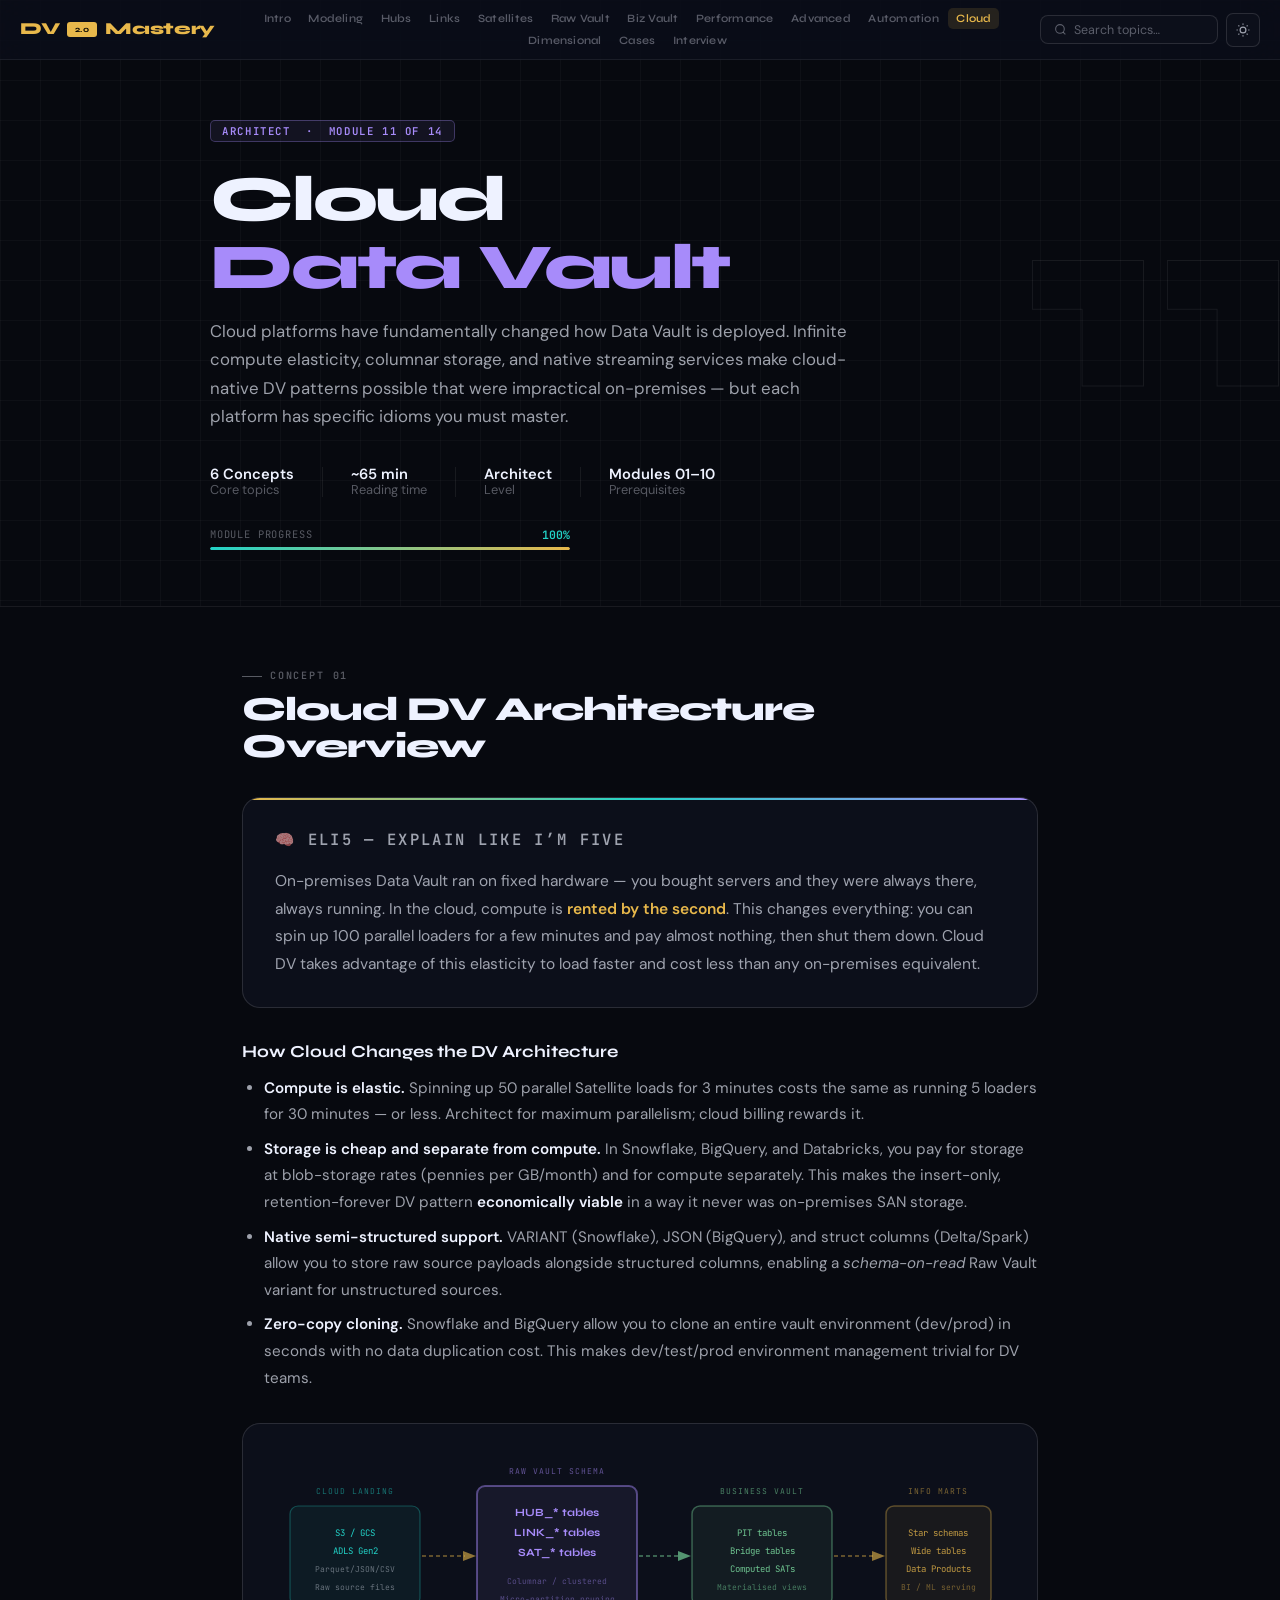
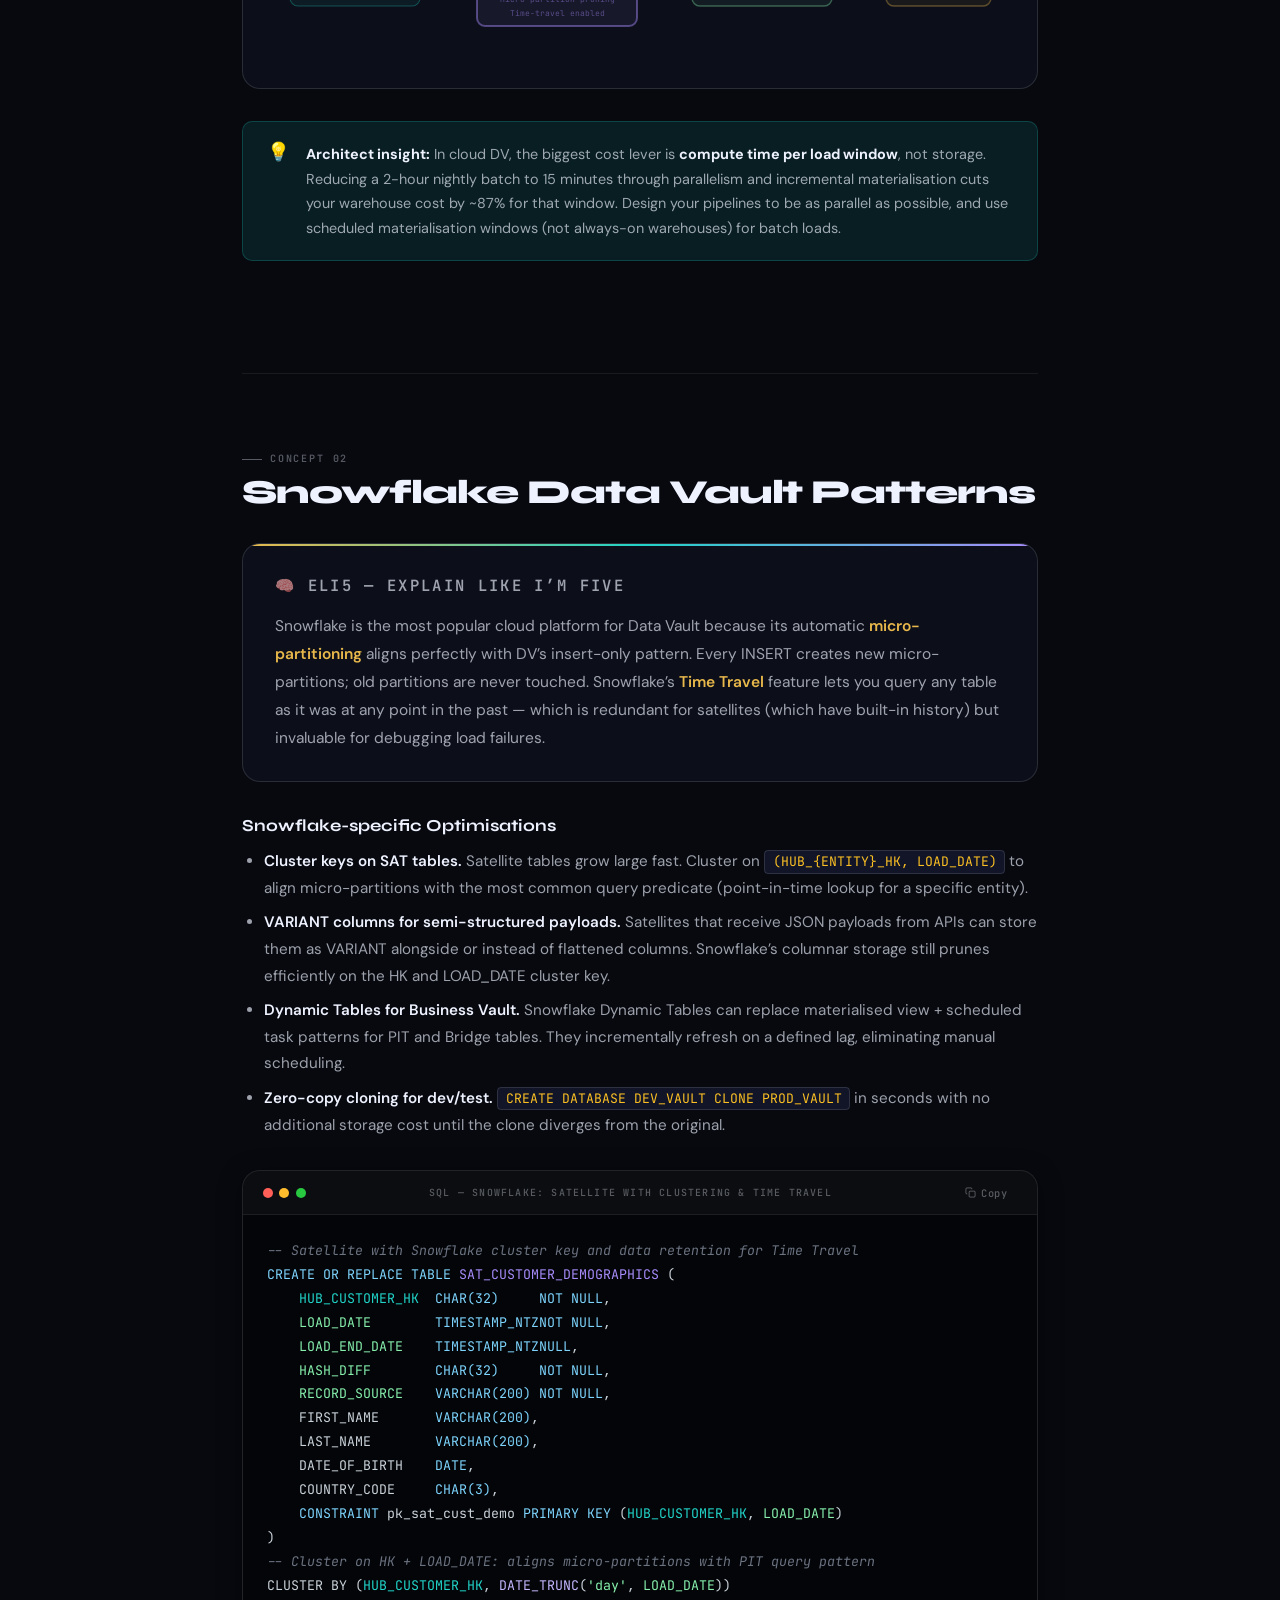
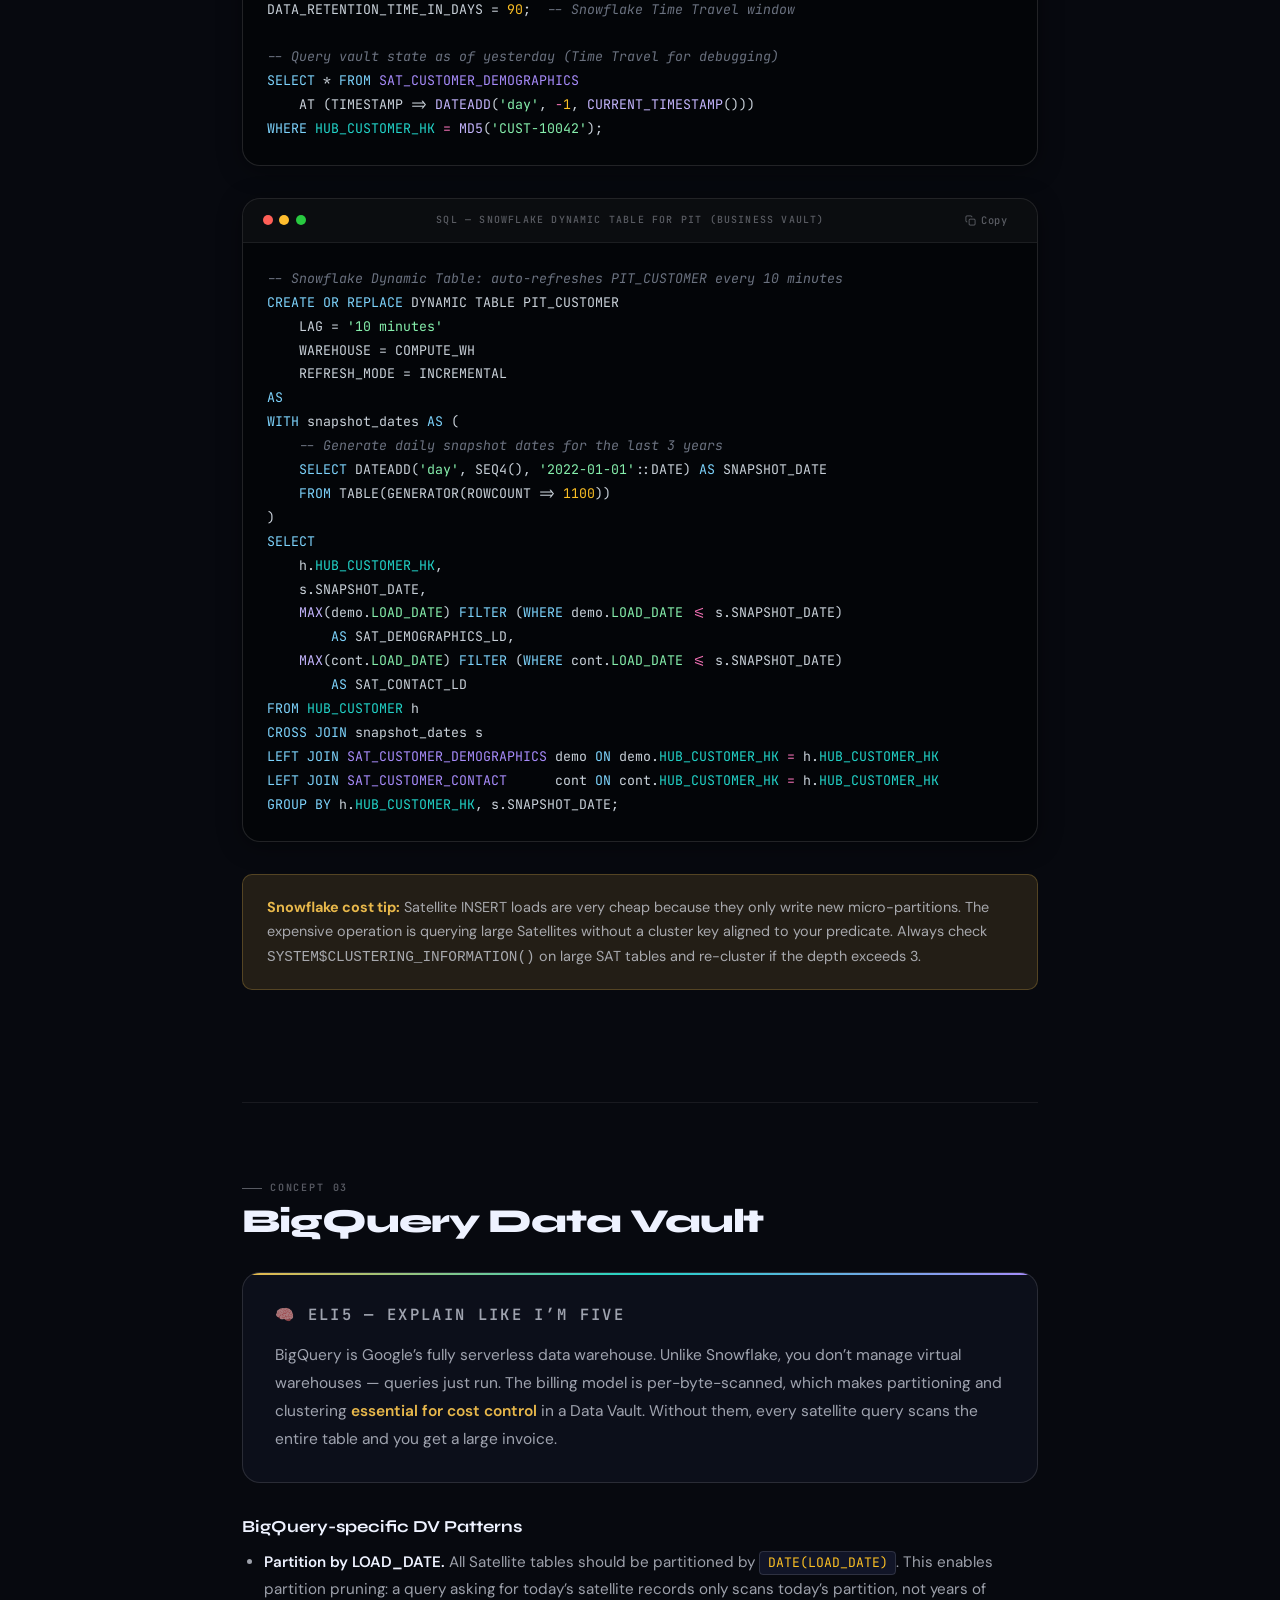
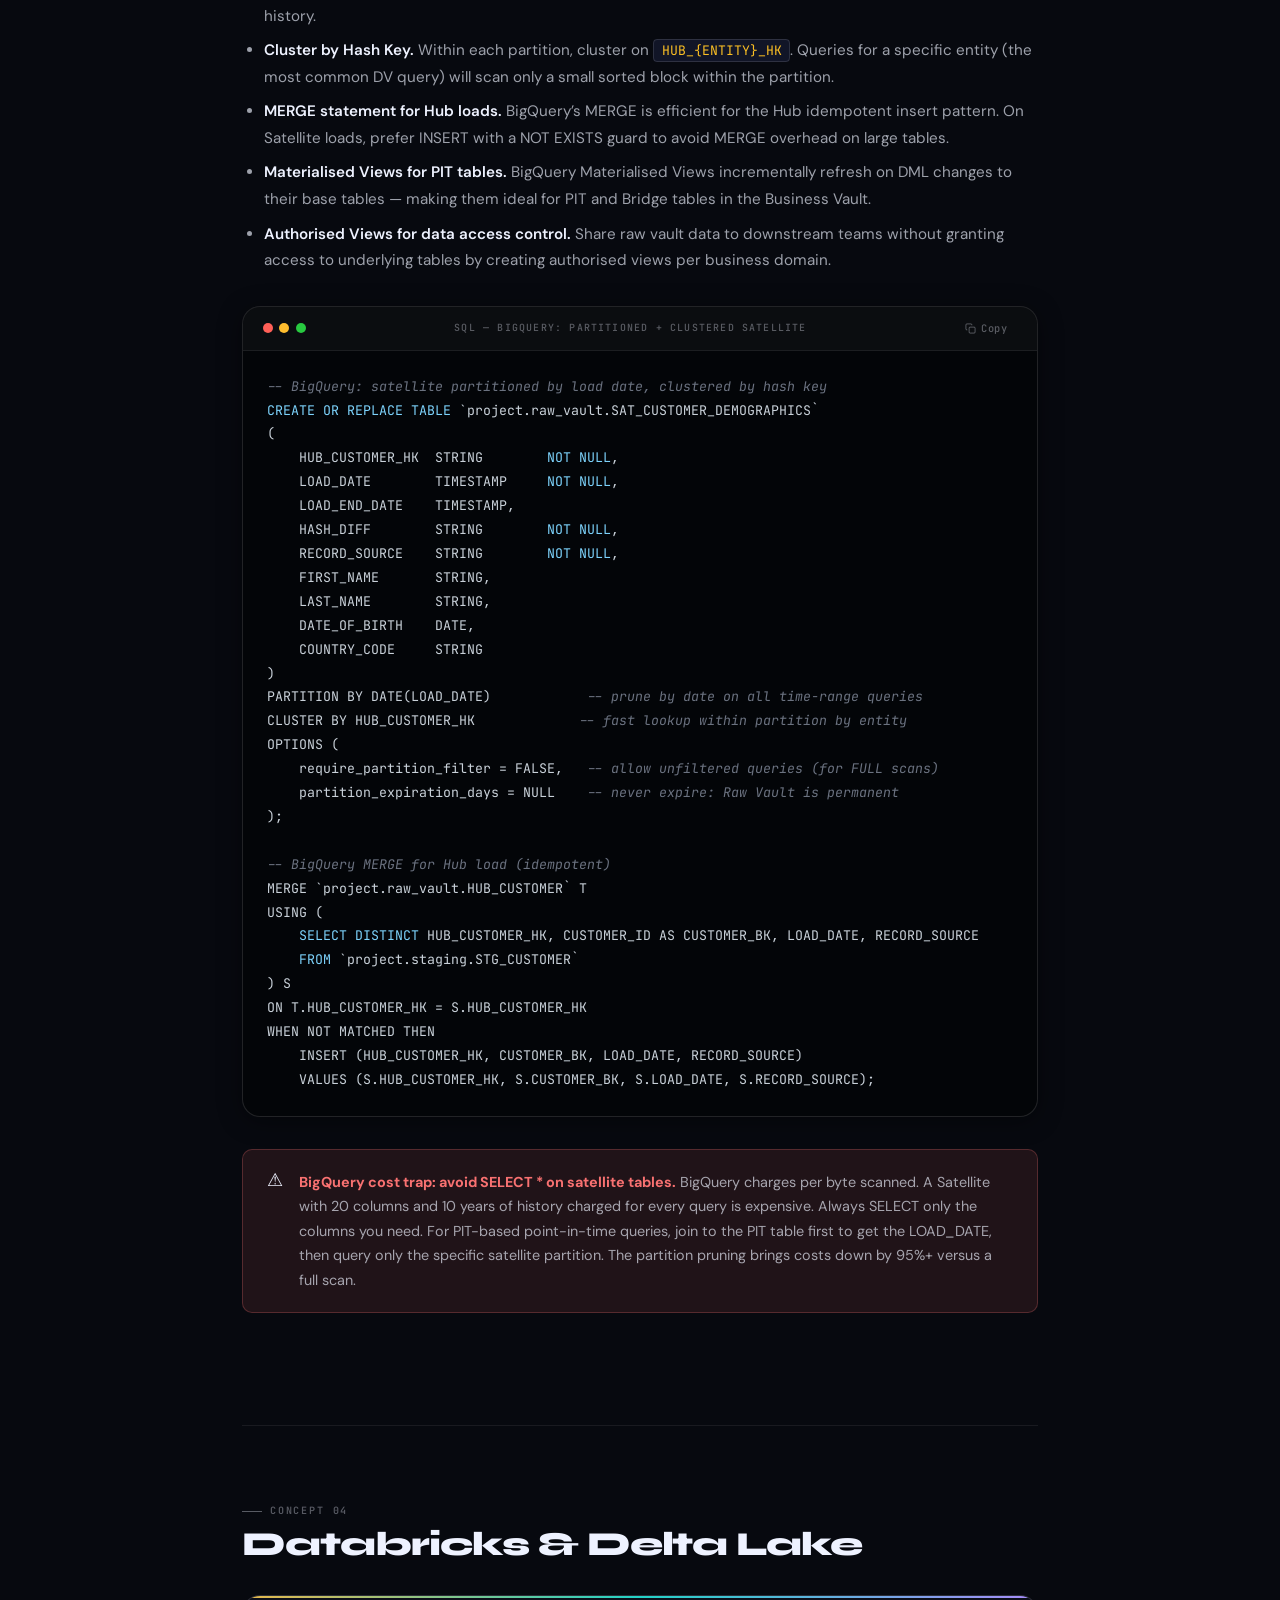
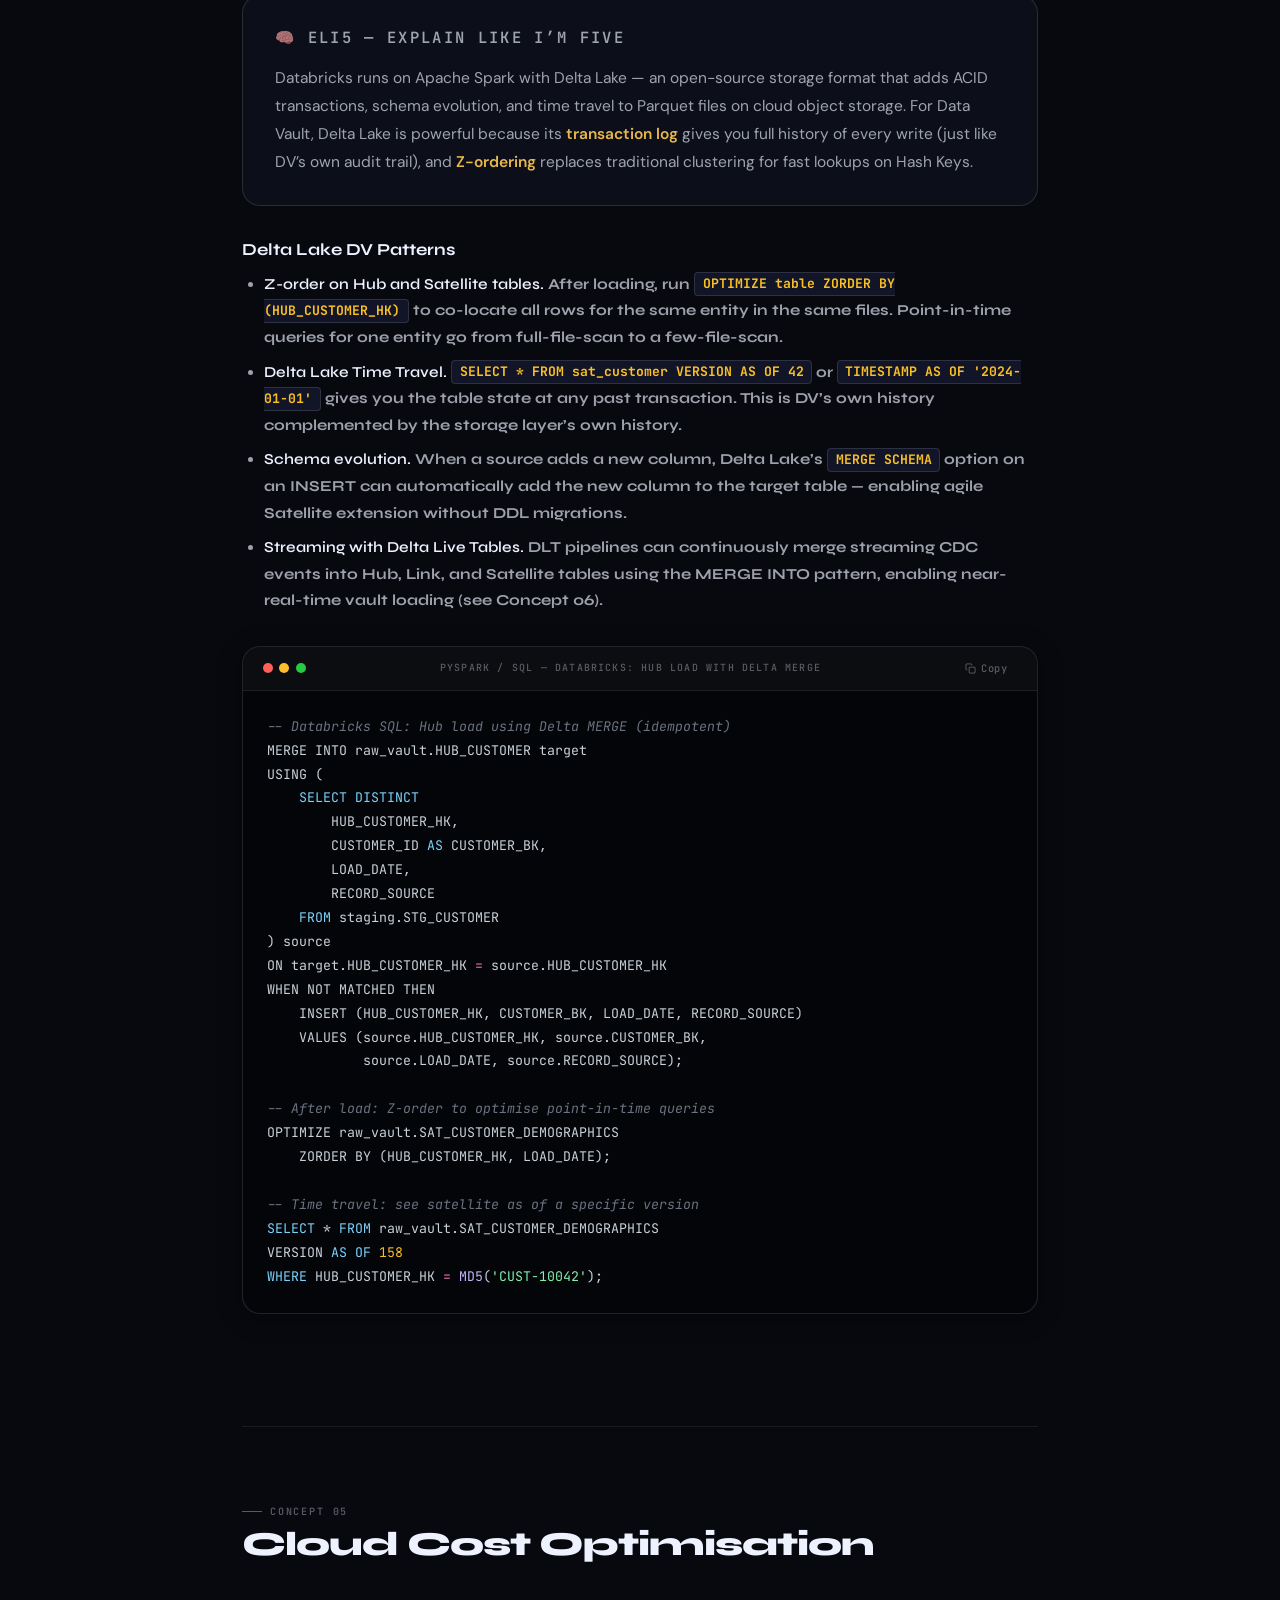
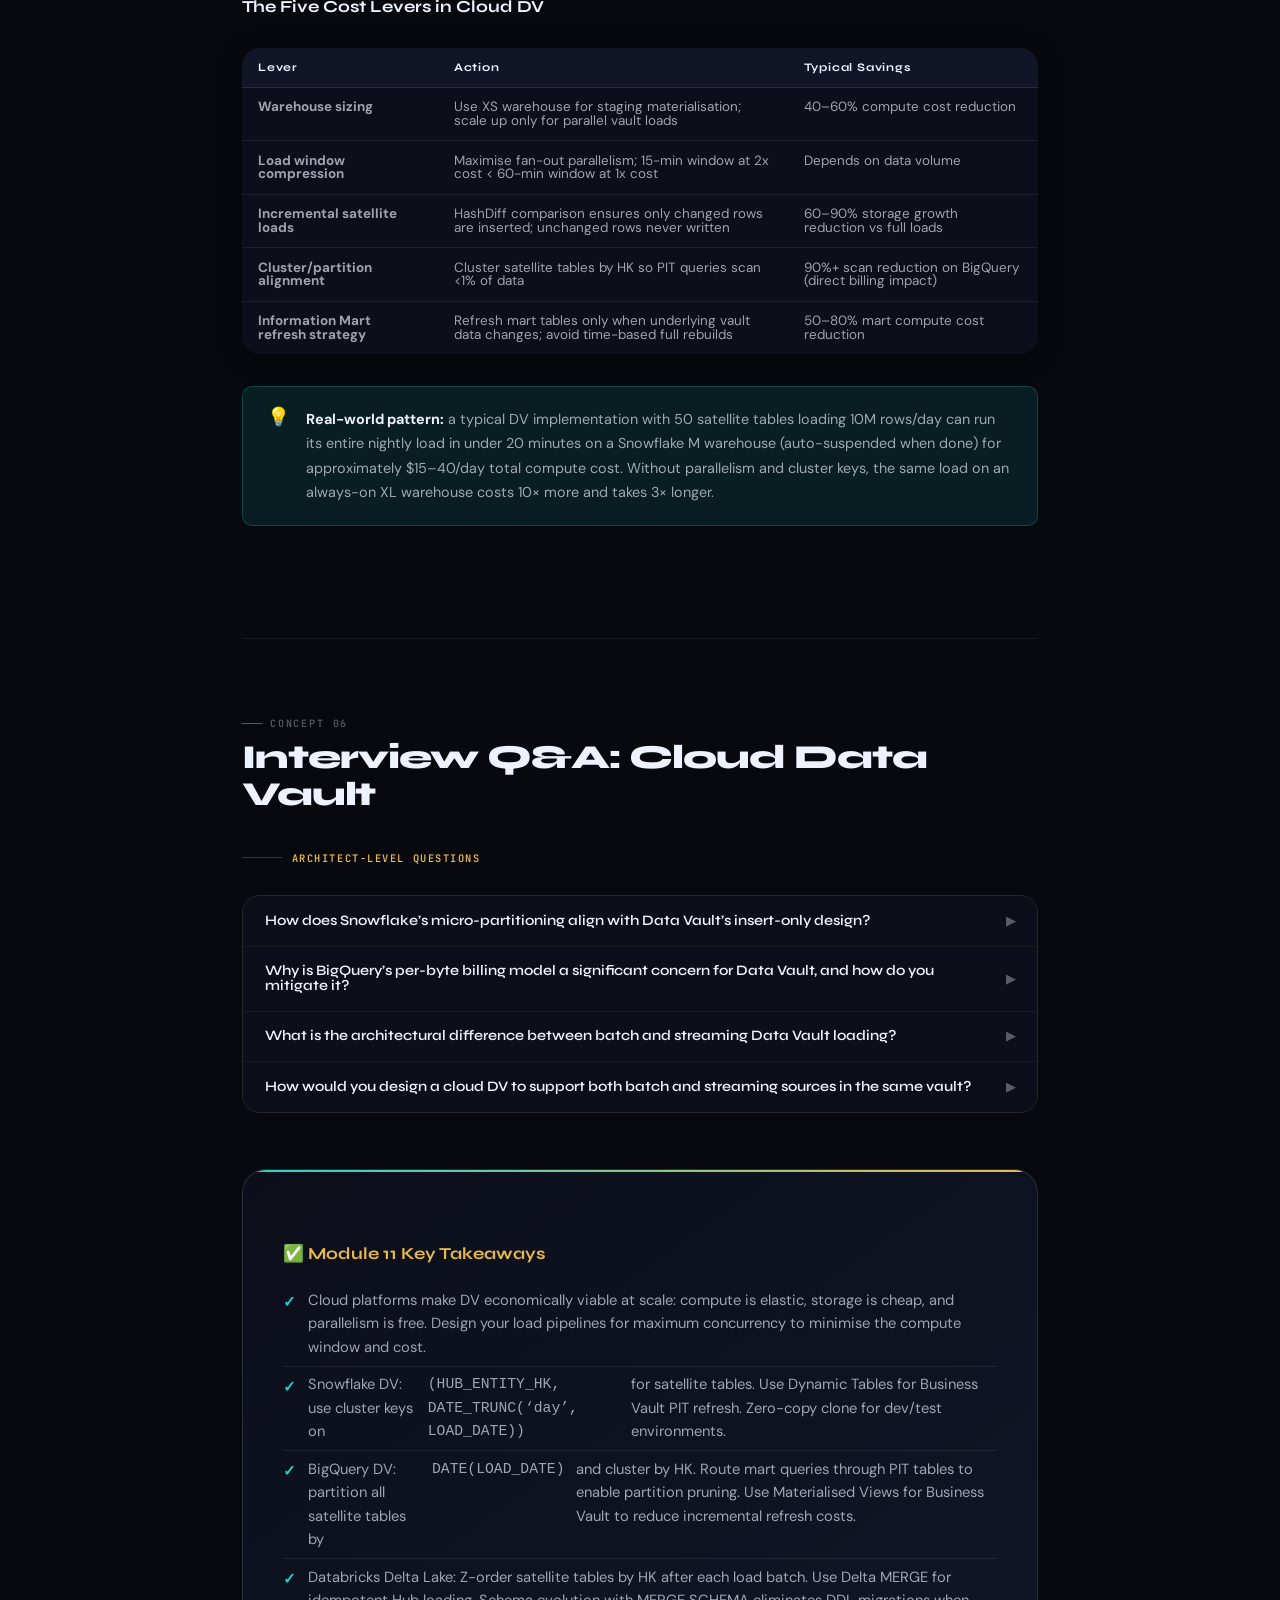
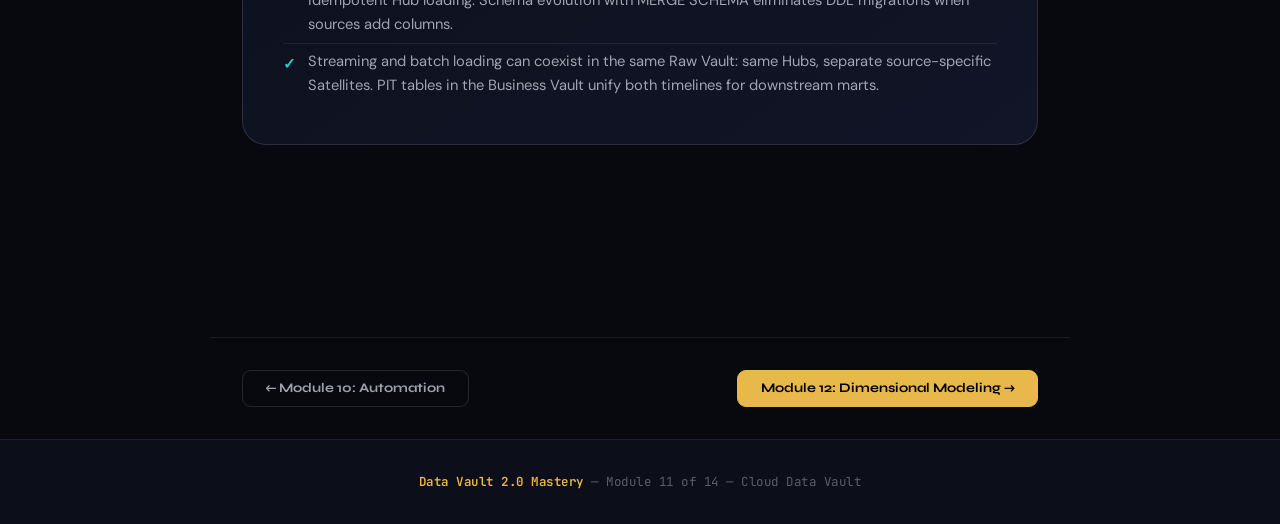
<file: modules/module11.html>
﻿<!DOCTYPE html>
<html lang="en" data-theme="dark">
<head>
<meta charset="UTF-8">
<meta name="viewport" content="width=device-width, initial-scale=1.0">
<meta name="description" content="Cloud Data Vault — Snowflake, BigQuery, Databricks Delta Lake patterns, cloud cost optimisation, streaming vault, and architect-level interview prep for Data Vault 2.0.">
<title>Module 11: Cloud Data Vault | DV2 Mastery</title>
<link rel="icon" type="image/svg+xml" href="../assets/favicon.svg">
<link rel="stylesheet" href="../assets/css/styles.css">
</head>
<body>

<!-- READING PROGRESS -->
<div class="reading-progress"><div class="reading-progress-bar"></div></div>

<!-- NAV -->
<nav class="nav">
  <a href="../index.html" class="nav-logo">DV<span class="nav-logo-badge">2.0</span>Mastery</a>
  <div class="nav-links">
    <a href="module01.html">Intro</a>
    <a href="module02.html">Modeling</a>
    <a href="module03.html">Hubs</a>
    <a href="module04.html">Links</a>
    <a href="module05.html">Satellites</a>
    <a href="module06.html">Raw Vault</a>
    <a href="module07.html">Biz Vault</a>
    <a href="module08.html">Performance</a>
    <a href="module09.html">Advanced</a>
    <a href="module10.html">Automation</a>
    <a href="module11.html" class="active">Cloud</a>
    <a href="module12.html">Dimensional</a>
    <a href="module13.html">Cases</a>
    <a href="module14.html">Interview</a>
  </div>
  <div class="nav-actions">
    <div class="nav-search">
      <svg width="13" height="13" viewBox="0 0 24 24" fill="none" stroke="currentColor" stroke-width="2"><circle cx="11" cy="11" r="8"/><line x1="21" y1="21" x2="16.65" y2="16.65"/></svg>
      <input type="text" placeholder="Search topics&hellip;" aria-label="Search topics">
    </div>
    <button class="btn-icon" id="theme-toggle" title="Toggle theme" aria-label="Toggle theme">
      <svg width="14" height="14" viewBox="0 0 24 24" fill="none" stroke="currentColor" stroke-width="2"><circle cx="12" cy="12" r="5"/><line x1="12" y1="1" x2="12" y2="3"/><line x1="12" y1="21" x2="12" y2="23"/><line x1="4.22" y1="4.22" x2="5.64" y2="5.64"/><line x1="18.36" y1="18.36" x2="19.78" y2="19.78"/><line x1="1" y1="12" x2="3" y2="12"/><line x1="21" y1="12" x2="23" y2="12"/><line x1="4.22" y1="19.78" x2="5.64" y2="18.36"/><line x1="18.36" y1="5.64" x2="19.78" y2="4.22"/></svg>
    </button>
  </div>
</nav>
<div id="search-dropdown" class="search-dropdown" role="listbox"></div>

<!-- MODULE HERO -->
<header class="mod-hero">
  <div class="mod-hero-grid"></div>
  <div class="mod-hero-ghost">11</div>
  <div class="mod-hero-inner">
    <span class="mod-tag" style="color:var(--purple);border-color:rgba(167,139,250,0.3);background:rgba(167,139,250,0.08)">
      Architect &nbsp;&middot;&nbsp; Module 11 of 14
    </span>
    <h1>Cloud<br><em style="color:var(--purple)">Data Vault</em></h1>
    <p class="mod-hero-desc">
      Cloud platforms have fundamentally changed how Data Vault is deployed. Infinite compute elasticity, columnar storage, and native streaming services make cloud-native DV patterns possible that were impractical on-premises &mdash; but each platform has specific idioms you must master.
    </p>
    <div class="mod-meta">
      <div class="mod-meta-item"><strong>6 Concepts</strong>Core topics</div>
      <div class="mod-meta-item"><strong>~65 min</strong>Reading time</div>
      <div class="mod-meta-item"><strong>Architect</strong>Level</div>
      <div class="mod-meta-item"><strong>Modules 01&ndash;10</strong>Prerequisites</div>
    </div>
    <div class="mod-progress">
      <div class="mod-progress-row">
        <span class="mod-progress-label">Module Progress</span>
        <span class="mod-progress-pct">0%</span>
      </div>
      <div class="mod-progress-track"><div class="mod-progress-fill" style="width:0%"></div></div>
    </div>
  </div>
</header>

<!-- CONTENT -->
<main class="content">

  <!-- ============================================================
       CONCEPT 1: CLOUD DV ARCHITECTURE OVERVIEW
       ============================================================ -->
  <article class="concept" data-topic="cloud-dv-overview" id="cloud-dv-overview">
    <p class="concept-num">Concept 01</p>
    <h2>Cloud DV Architecture Overview</h2>

    <div class="eli5">
      <p class="eli5-label">&#129504; ELI5 &mdash; Explain Like I&rsquo;m Five</p>
      <p>
        On-premises Data Vault ran on fixed hardware &mdash; you bought servers and they were always there, always running. In the cloud, compute is <strong>rented by the second</strong>. This changes everything: you can spin up 100 parallel loaders for a few minutes and pay almost nothing, then shut them down. Cloud DV takes advantage of this elasticity to load faster and cost less than any on-premises equivalent.
      </p>
    </div>

    <div class="detail">
      <h3>How Cloud Changes the DV Architecture</h3>
      <ul>
        <li><strong>Compute is elastic.</strong> Spinning up 50 parallel Satellite loads for 3 minutes costs the same as running 5 loaders for 30 minutes &mdash; or less. Architect for maximum parallelism; cloud billing rewards it.</li>
        <li><strong>Storage is cheap and separate from compute.</strong> In Snowflake, BigQuery, and Databricks, you pay for storage at blob-storage rates (pennies per GB/month) and for compute separately. This makes the insert-only, retention-forever DV pattern <strong>economically viable</strong> in a way it never was on-premises SAN storage.</li>
        <li><strong>Native semi-structured support.</strong> VARIANT (Snowflake), JSON (BigQuery), and struct columns (Delta/Spark) allow you to store raw source payloads alongside structured columns, enabling a <em>schema-on-read</em> Raw Vault variant for unstructured sources.</li>
        <li><strong>Zero-copy cloning.</strong> Snowflake and BigQuery allow you to clone an entire vault environment (dev/prod) in seconds with no data duplication cost. This makes dev/test/prod environment management trivial for DV teams.</li>
      </ul>
    </div>

    <!-- SVG: Cloud DV architecture -->
    <div class="diagram">
      <svg viewBox="0 0 720 200" fill="none" xmlns="http://www.w3.org/2000/svg" aria-label="Cloud Data Vault: object storage landing, cloud warehouse raw vault, business vault, mart layer">
        <!-- Cloud landing zone -->
        <rect x="10" y="50" width="130" height="100" rx="8" fill="rgba(34,211,200,0.06)" stroke="rgba(34,211,200,0.3)" stroke-width="1.2"/>
        <text x="75" y="38" text-anchor="middle" font-family="JetBrains Mono,monospace" font-size="8" fill="rgba(34,211,200,0.5)" letter-spacing="1">CLOUD LANDING</text>
        <text x="75" y="80" text-anchor="middle" font-family="JetBrains Mono,monospace" font-size="9" fill="#22d3c8">S3 / GCS</text>
        <text x="75" y="98" text-anchor="middle" font-family="JetBrains Mono,monospace" font-size="9" fill="#22d3c8">ADLS Gen2</text>
        <text x="75" y="116" text-anchor="middle" font-family="JetBrains Mono,monospace" font-size="8" fill="rgba(238,242,255,0.4)">Parquet/JSON/CSV</text>
        <text x="75" y="134" text-anchor="middle" font-family="JetBrains Mono,monospace" font-size="8" fill="rgba(238,242,255,0.4)">Raw source files</text>

        <!-- Arrows -->
        <line x1="142" y1="100" x2="185" y2="100" stroke="rgba(232,184,75,0.5)" stroke-width="1.5" stroke-dasharray="4,3"/>
        <polygon points="183,95 196,100 183,105" fill="rgba(232,184,75,0.6)"/>

        <!-- Raw Vault box -->
        <rect x="197" y="30" width="160" height="140" rx="8" fill="rgba(167,139,250,0.07)" stroke="rgba(167,139,250,0.45)" stroke-width="2"/>
        <text x="277" y="18" text-anchor="middle" font-family="JetBrains Mono,monospace" font-size="8" fill="rgba(167,139,250,0.55)" letter-spacing="1">RAW VAULT SCHEMA</text>
        <text x="277" y="60" text-anchor="middle" font-family="Syne,sans-serif" font-size="11" font-weight="700" fill="#a78bfa">HUB_* tables</text>
        <text x="277" y="80" text-anchor="middle" font-family="Syne,sans-serif" font-size="11" font-weight="700" fill="#a78bfa">LINK_* tables</text>
        <text x="277" y="100" text-anchor="middle" font-family="Syne,sans-serif" font-size="11" font-weight="700" fill="#a78bfa">SAT_* tables</text>
        <text x="277" y="128" text-anchor="middle" font-family="JetBrains Mono,monospace" font-size="8" fill="rgba(167,139,250,0.45)">Columnar / clustered</text>
        <text x="277" y="146" text-anchor="middle" font-family="JetBrains Mono,monospace" font-size="8" fill="rgba(167,139,250,0.45)">Micro-partition pruning</text>
        <text x="277" y="160" text-anchor="middle" font-family="JetBrains Mono,monospace" font-size="8" fill="rgba(167,139,250,0.45)">Time-travel enabled</text>

        <line x1="359" y1="100" x2="400" y2="100" stroke="rgba(134,239,172,0.5)" stroke-width="1.5" stroke-dasharray="4,3"/>
        <polygon points="398,95 411,100 398,105" fill="rgba(134,239,172,0.6)"/>

        <!-- Business Vault -->
        <rect x="412" y="50" width="140" height="100" rx="8" fill="rgba(134,239,172,0.06)" stroke="rgba(134,239,172,0.35)" stroke-width="1.5"/>
        <text x="482" y="38" text-anchor="middle" font-family="JetBrains Mono,monospace" font-size="8" fill="rgba(134,239,172,0.5)" letter-spacing="1">BUSINESS VAULT</text>
        <text x="482" y="80" text-anchor="middle" font-family="JetBrains Mono,monospace" font-size="9" fill="rgba(134,239,172,0.8)">PIT tables</text>
        <text x="482" y="98" text-anchor="middle" font-family="JetBrains Mono,monospace" font-size="9" fill="rgba(134,239,172,0.8)">Bridge tables</text>
        <text x="482" y="116" text-anchor="middle" font-family="JetBrains Mono,monospace" font-size="9" fill="rgba(134,239,172,0.8)">Computed SATs</text>
        <text x="482" y="134" text-anchor="middle" font-family="JetBrains Mono,monospace" font-size="8" fill="rgba(134,239,172,0.45)">Materialised views</text>

        <line x1="554" y1="100" x2="594" y2="100" stroke="rgba(232,184,75,0.5)" stroke-width="1.5" stroke-dasharray="4,3"/>
        <polygon points="592,95 605,100 592,105" fill="rgba(232,184,75,0.6)"/>

        <!-- Info Marts -->
        <rect x="606" y="50" width="105" height="100" rx="8" fill="rgba(232,184,75,0.06)" stroke="rgba(232,184,75,0.35)" stroke-width="1.5"/>
        <text x="658" y="38" text-anchor="middle" font-family="JetBrains Mono,monospace" font-size="8" fill="rgba(232,184,75,0.5)" letter-spacing="1">INFO MARTS</text>
        <text x="658" y="80" text-anchor="middle" font-family="JetBrains Mono,monospace" font-size="9" fill="rgba(232,184,75,0.8)">Star schemas</text>
        <text x="658" y="98" text-anchor="middle" font-family="JetBrains Mono,monospace" font-size="9" fill="rgba(232,184,75,0.8)">Wide tables</text>
        <text x="658" y="116" text-anchor="middle" font-family="JetBrains Mono,monospace" font-size="9" fill="rgba(232,184,75,0.8)">Data Products</text>
        <text x="658" y="134" text-anchor="middle" font-family="JetBrains Mono,monospace" font-size="8" fill="rgba(232,184,75,0.45)">BI / ML serving</text>
      </svg>
    </div>

    <div class="callout">
      <span class="callout-icon">&#128161;</span>
      <p><strong>Architect insight:</strong> In cloud DV, the biggest cost lever is <strong>compute time per load window</strong>, not storage. Reducing a 2-hour nightly batch to 15 minutes through parallelism and incremental materialisation cuts your warehouse cost by ~87% for that window. Design your pipelines to be as parallel as possible, and use scheduled materialisation windows (not always-on warehouses) for batch loads.</p>
    </div>
  </article>

  <!-- ============================================================
       CONCEPT 2: SNOWFLAKE DATA VAULT PATTERNS
       ============================================================ -->
  <article class="concept" data-topic="snowflake-dv" id="snowflake-dv">
    <p class="concept-num">Concept 02</p>
    <h2>Snowflake Data Vault Patterns</h2>

    <div class="eli5">
      <p class="eli5-label">&#129504; ELI5 &mdash; Explain Like I&rsquo;m Five</p>
      <p>
        Snowflake is the most popular cloud platform for Data Vault because its automatic <strong>micro-partitioning</strong> aligns perfectly with DV&rsquo;s insert-only pattern. Every INSERT creates new micro-partitions; old partitions are never touched. Snowflake&rsquo;s <strong>Time Travel</strong> feature lets you query any table as it was at any point in the past &mdash; which is redundant for satellites (which have built-in history) but invaluable for debugging load failures.
      </p>
    </div>

    <div class="detail">
      <h3>Snowflake-specific Optimisations</h3>
      <ul>
        <li><strong>Cluster keys on SAT tables.</strong> Satellite tables grow large fast. Cluster on <code>(HUB_{ENTITY}_HK, LOAD_DATE)</code> to align micro-partitions with the most common query predicate (point-in-time lookup for a specific entity).</li>
        <li><strong>VARIANT columns for semi-structured payloads.</strong> Satellites that receive JSON payloads from APIs can store them as VARIANT alongside or instead of flattened columns. Snowflake&rsquo;s columnar storage still prunes efficiently on the HK and LOAD_DATE cluster key.</li>
        <li><strong>Dynamic Tables for Business Vault.</strong> Snowflake Dynamic Tables can replace materialised view + scheduled task patterns for PIT and Bridge tables. They incrementally refresh on a defined lag, eliminating manual scheduling.</li>
        <li><strong>Zero-copy cloning for dev/test.</strong> <code>CREATE DATABASE DEV_VAULT CLONE PROD_VAULT</code> in seconds with no additional storage cost until the clone diverges from the original.</li>
      </ul>
    </div>

    <div class="code-block">
      <div class="code-header">
        <div class="code-dots"><span class="code-dot"></span><span class="code-dot"></span><span class="code-dot"></span></div>
        <span class="code-label">SQL &mdash; Snowflake: Satellite with Clustering &amp; Time Travel</span>
        <button class="copy-btn" aria-label="Copy code">
          <svg width="11" height="11" viewBox="0 0 24 24" fill="none" stroke="currentColor" stroke-width="2"><rect x="9" y="9" width="13" height="13" rx="2"/><path d="M5 15H4a2 2 0 0 1-2-2V4a2 2 0 0 1 2-2h9a2 2 0 0 1 2 2v1"/></svg>
          Copy
        </button>
      </div>
      <pre><span class="cm">-- Satellite with Snowflake cluster key and data retention for Time Travel</span>
<span class="kw">CREATE OR REPLACE TABLE</span> <span class="sat">SAT_CUSTOMER_DEMOGRAPHICS</span> (
    <span class="hub">HUB_CUSTOMER_HK</span>  <span class="typ">CHAR(32)</span>     <span class="kw">NOT NULL</span>,
    <span class="str">LOAD_DATE</span>        <span class="typ">TIMESTAMP_NTZ</span><span class="kw">NOT NULL</span>,
    <span class="str">LOAD_END_DATE</span>    <span class="typ">TIMESTAMP_NTZ</span><span class="kw">NULL</span>,
    <span class="str">HASH_DIFF</span>        <span class="typ">CHAR(32)</span>     <span class="kw">NOT NULL</span>,
    <span class="str">RECORD_SOURCE</span>    <span class="typ">VARCHAR(200)</span> <span class="kw">NOT NULL</span>,
    FIRST_NAME       <span class="typ">VARCHAR(200)</span>,
    LAST_NAME        <span class="typ">VARCHAR(200)</span>,
    DATE_OF_BIRTH    <span class="typ">DATE</span>,
    COUNTRY_CODE     <span class="typ">CHAR(3)</span>,
    <span class="kw">CONSTRAINT</span> pk_sat_cust_demo <span class="kw">PRIMARY KEY</span> (<span class="hub">HUB_CUSTOMER_HK</span>, <span class="str">LOAD_DATE</span>)
)
<span class="cm">-- Cluster on HK + LOAD_DATE: aligns micro-partitions with PIT query pattern</span>
CLUSTER BY (<span class="hub">HUB_CUSTOMER_HK</span>, <span class="fn">DATE_TRUNC</span>(<span class="str">'day'</span>, <span class="str">LOAD_DATE</span>))
DATA_RETENTION_TIME_IN_DAYS = <span class="num">90</span>;  <span class="cm">-- Snowflake Time Travel window</span>

<span class="cm">-- Query vault state as of yesterday (Time Travel for debugging)</span>
<span class="kw">SELECT</span> * <span class="kw">FROM</span> <span class="sat">SAT_CUSTOMER_DEMOGRAPHICS</span>
    AT (TIMESTAMP => <span class="fn">DATEADD</span>(<span class="str">'day'</span>, <span class="op">-</span><span class="num">1</span>, <span class="fn">CURRENT_TIMESTAMP</span>()))
<span class="kw">WHERE</span> <span class="hub">HUB_CUSTOMER_HK</span> <span class="op">=</span> <span class="fn">MD5</span>(<span class="str">'CUST-10042'</span>);</pre>
    </div>

    <div class="code-block">
      <div class="code-header">
        <div class="code-dots"><span class="code-dot"></span><span class="code-dot"></span><span class="code-dot"></span></div>
        <span class="code-label">SQL &mdash; Snowflake Dynamic Table for PIT (Business Vault)</span>
        <button class="copy-btn" aria-label="Copy code">
          <svg width="11" height="11" viewBox="0 0 24 24" fill="none" stroke="currentColor" stroke-width="2"><rect x="9" y="9" width="13" height="13" rx="2"/><path d="M5 15H4a2 2 0 0 1-2-2V4a2 2 0 0 1 2-2h9a2 2 0 0 1 2 2v1"/></svg>
          Copy
        </button>
      </div>
      <pre><span class="cm">-- Snowflake Dynamic Table: auto-refreshes PIT_CUSTOMER every 10 minutes</span>
<span class="kw">CREATE OR REPLACE</span> DYNAMIC TABLE PIT_CUSTOMER
    LAG = <span class="str">'10 minutes'</span>
    WAREHOUSE = COMPUTE_WH
    REFRESH_MODE = INCREMENTAL
<span class="kw">AS</span>
<span class="kw">WITH</span> snapshot_dates <span class="kw">AS</span> (
    <span class="cm">-- Generate daily snapshot dates for the last 3 years</span>
    <span class="kw">SELECT</span> DATEADD(<span class="str">'day'</span>, SEQ4(), <span class="str">'2022-01-01'</span>::DATE) <span class="kw">AS</span> SNAPSHOT_DATE
    <span class="kw">FROM</span> TABLE(GENERATOR(ROWCOUNT => <span class="num">1100</span>))
)
<span class="kw">SELECT</span>
    h.<span class="hub">HUB_CUSTOMER_HK</span>,
    s.SNAPSHOT_DATE,
    <span class="fn">MAX</span>(demo.<span class="str">LOAD_DATE</span>) <span class="kw">FILTER</span> (<span class="kw">WHERE</span> demo.<span class="str">LOAD_DATE</span> <span class="op">&lt;=</span> s.SNAPSHOT_DATE)
        <span class="kw">AS</span> SAT_DEMOGRAPHICS_LD,
    <span class="fn">MAX</span>(cont.<span class="str">LOAD_DATE</span>) <span class="kw">FILTER</span> (<span class="kw">WHERE</span> cont.<span class="str">LOAD_DATE</span> <span class="op">&lt;=</span> s.SNAPSHOT_DATE)
        <span class="kw">AS</span> SAT_CONTACT_LD
<span class="kw">FROM</span> <span class="hub">HUB_CUSTOMER</span> h
<span class="kw">CROSS JOIN</span> snapshot_dates s
<span class="kw">LEFT JOIN</span> <span class="sat">SAT_CUSTOMER_DEMOGRAPHICS</span> demo <span class="kw">ON</span> demo.<span class="hub">HUB_CUSTOMER_HK</span> <span class="op">=</span> h.<span class="hub">HUB_CUSTOMER_HK</span>
<span class="kw">LEFT JOIN</span> <span class="sat">SAT_CUSTOMER_CONTACT</span>      cont <span class="kw">ON</span> cont.<span class="hub">HUB_CUSTOMER_HK</span> <span class="op">=</span> h.<span class="hub">HUB_CUSTOMER_HK</span>
<span class="kw">GROUP BY</span> h.<span class="hub">HUB_CUSTOMER_HK</span>, s.SNAPSHOT_DATE;</pre>
    </div>

    <div class="tip">
      <p><strong>Snowflake cost tip:</strong> Satellite INSERT loads are very cheap because they only write new micro-partitions. The expensive operation is querying large Satellites without a cluster key aligned to your predicate. Always check <code>SYSTEM$CLUSTERING_INFORMATION()</code> on large SAT tables and re-cluster if the depth exceeds 3.</p>
    </div>
  </article>

  <!-- ============================================================
       CONCEPT 3: BIGQUERY DATA VAULT
       ============================================================ -->
  <article class="concept" data-topic="bigquery-dv" id="bigquery-dv">
    <p class="concept-num">Concept 03</p>
    <h2>BigQuery Data Vault</h2>

    <div class="eli5">
      <p class="eli5-label">&#129504; ELI5 &mdash; Explain Like I&rsquo;m Five</p>
      <p>
        BigQuery is Google&rsquo;s fully serverless data warehouse. Unlike Snowflake, you don&rsquo;t manage virtual warehouses &mdash; queries just run. The billing model is per-byte-scanned, which makes partitioning and clustering <strong>essential for cost control</strong> in a Data Vault. Without them, every satellite query scans the entire table and you get a large invoice.
      </p>
    </div>

    <div class="detail">
      <h3>BigQuery-specific DV Patterns</h3>
      <ul>
        <li><strong>Partition by LOAD_DATE.</strong> All Satellite tables should be partitioned by <code>DATE(LOAD_DATE)</code>. This enables partition pruning: a query asking for today&rsquo;s satellite records only scans today&rsquo;s partition, not years of history.</li>
        <li><strong>Cluster by Hash Key.</strong> Within each partition, cluster on <code>HUB_{ENTITY}_HK</code>. Queries for a specific entity (the most common DV query) will scan only a small sorted block within the partition.</li>
        <li><strong>MERGE statement for Hub loads.</strong> BigQuery&rsquo;s MERGE is efficient for the Hub idempotent insert pattern. On Satellite loads, prefer INSERT with a NOT EXISTS guard to avoid MERGE overhead on large tables.</li>
        <li><strong>Materialised Views for PIT tables.</strong> BigQuery Materialised Views incrementally refresh on DML changes to their base tables &mdash; making them ideal for PIT and Bridge tables in the Business Vault.</li>
        <li><strong>Authorised Views for data access control.</strong> Share raw vault data to downstream teams without granting access to underlying tables by creating authorised views per business domain.</li>
      </ul>
    </div>

    <div class="code-block">
      <div class="code-header">
        <div class="code-dots"><span class="code-dot"></span><span class="code-dot"></span><span class="code-dot"></span></div>
        <span class="code-label">SQL &mdash; BigQuery: Partitioned + Clustered Satellite</span>
        <button class="copy-btn" aria-label="Copy code">
          <svg width="11" height="11" viewBox="0 0 24 24" fill="none" stroke="currentColor" stroke-width="2"><rect x="9" y="9" width="13" height="13" rx="2"/><path d="M5 15H4a2 2 0 0 1-2-2V4a2 2 0 0 1 2-2h9a2 2 0 0 1 2 2v1"/></svg>
          Copy
        </button>
      </div>
      <pre><span class="cm">-- BigQuery: satellite partitioned by load date, clustered by hash key</span>
<span class="kw">CREATE OR REPLACE TABLE</span> `project.raw_vault.SAT_CUSTOMER_DEMOGRAPHICS`
(
    HUB_CUSTOMER_HK  STRING        <span class="kw">NOT NULL</span>,
    LOAD_DATE        TIMESTAMP     <span class="kw">NOT NULL</span>,
    LOAD_END_DATE    TIMESTAMP,
    HASH_DIFF        STRING        <span class="kw">NOT NULL</span>,
    RECORD_SOURCE    STRING        <span class="kw">NOT NULL</span>,
    FIRST_NAME       STRING,
    LAST_NAME        STRING,
    DATE_OF_BIRTH    DATE,
    COUNTRY_CODE     STRING
)
PARTITION BY DATE(LOAD_DATE)            <span class="cm">-- prune by date on all time-range queries</span>
CLUSTER BY HUB_CUSTOMER_HK             <span class="cm">-- fast lookup within partition by entity</span>
OPTIONS (
    require_partition_filter = FALSE,   <span class="cm">-- allow unfiltered queries (for FULL scans)</span>
    partition_expiration_days = NULL    <span class="cm">-- never expire: Raw Vault is permanent</span>
);

<span class="cm">-- BigQuery MERGE for Hub load (idempotent)</span>
MERGE `project.raw_vault.HUB_CUSTOMER` T
USING (
    <span class="kw">SELECT DISTINCT</span> HUB_CUSTOMER_HK, CUSTOMER_ID AS CUSTOMER_BK, LOAD_DATE, RECORD_SOURCE
    <span class="kw">FROM</span> `project.staging.STG_CUSTOMER`
) S
ON T.HUB_CUSTOMER_HK = S.HUB_CUSTOMER_HK
WHEN NOT MATCHED THEN
    INSERT (HUB_CUSTOMER_HK, CUSTOMER_BK, LOAD_DATE, RECORD_SOURCE)
    VALUES (S.HUB_CUSTOMER_HK, S.CUSTOMER_BK, S.LOAD_DATE, S.RECORD_SOURCE);</pre>
    </div>

    <div class="warn">
      <span class="warn-icon">&#9888;</span>
      <p>
        <strong>BigQuery cost trap: avoid SELECT * on satellite tables.</strong> BigQuery charges per byte scanned. A Satellite with 20 columns and 10 years of history charged for every query is expensive. Always SELECT only the columns you need. For PIT-based point-in-time queries, join to the PIT table first to get the LOAD_DATE, then query only the specific satellite partition. The partition pruning brings costs down by 95%+ versus a full scan.
      </p>
    </div>
  </article>

  <!-- ============================================================
       CONCEPT 4: DATABRICKS & DELTA LAKE
       ============================================================ -->
  <article class="concept" data-topic="databricks-delta" id="databricks-delta">
    <p class="concept-num">Concept 04</p>
    <h2>Databricks &amp; Delta Lake</h2>

    <div class="eli5">
      <p class="eli5-label">&#129504; ELI5 &mdash; Explain Like I&rsquo;m Five</p>
      <p>
        Databricks runs on Apache Spark with Delta Lake &mdash; an open-source storage format that adds ACID transactions, schema evolution, and time travel to Parquet files on cloud object storage. For Data Vault, Delta Lake is powerful because its <strong>transaction log</strong> gives you full history of every write (just like DV&rsquo;s own audit trail), and <strong>Z-ordering</strong> replaces traditional clustering for fast lookups on Hash Keys.
      </p>
    </div>

    <div class="detail">
      <h3>Delta Lake DV Patterns</html>
      <ul>
        <li><strong>Z-order on Hub and Satellite tables.</strong> After loading, run <code>OPTIMIZE table ZORDER BY (HUB_CUSTOMER_HK)</code> to co-locate all rows for the same entity in the same files. Point-in-time queries for one entity go from full-file-scan to a few-file-scan.</li>
        <li><strong>Delta Lake Time Travel.</strong> <code>SELECT * FROM sat_customer VERSION AS OF 42</code> or <code>TIMESTAMP AS OF '2024-01-01'</code> gives you the table state at any past transaction. This is DV&rsquo;s own history complemented by the storage layer&rsquo;s own history.</li>
        <li><strong>Schema evolution.</strong> When a source adds a new column, Delta Lake&rsquo;s <code>MERGE SCHEMA</code> option on an INSERT can automatically add the new column to the target table &mdash; enabling agile Satellite extension without DDL migrations.</li>
        <li><strong>Streaming with Delta Live Tables.</strong> DLT pipelines can continuously merge streaming CDC events into Hub, Link, and Satellite tables using the MERGE INTO pattern, enabling near-real-time vault loading (see Concept 06).</li>
      </ul>
    </div>

    <div class="code-block">
      <div class="code-header">
        <div class="code-dots"><span class="code-dot"></span><span class="code-dot"></span><span class="code-dot"></span></div>
        <span class="code-label">PySpark / SQL &mdash; Databricks: Hub Load with Delta MERGE</span>
        <button class="copy-btn" aria-label="Copy code">
          <svg width="11" height="11" viewBox="0 0 24 24" fill="none" stroke="currentColor" stroke-width="2"><rect x="9" y="9" width="13" height="13" rx="2"/><path d="M5 15H4a2 2 0 0 1-2-2V4a2 2 0 0 1 2-2h9a2 2 0 0 1 2 2v1"/></svg>
          Copy
        </button>
      </div>
      <pre><span class="cm">-- Databricks SQL: Hub load using Delta MERGE (idempotent)</span>
MERGE INTO raw_vault.HUB_CUSTOMER target
USING (
    <span class="kw">SELECT DISTINCT</span>
        HUB_CUSTOMER_HK,
        CUSTOMER_ID <span class="kw">AS</span> CUSTOMER_BK,
        LOAD_DATE,
        RECORD_SOURCE
    <span class="kw">FROM</span> staging.STG_CUSTOMER
) source
ON target.HUB_CUSTOMER_HK <span class="op">=</span> source.HUB_CUSTOMER_HK
WHEN NOT MATCHED THEN
    INSERT (HUB_CUSTOMER_HK, CUSTOMER_BK, LOAD_DATE, RECORD_SOURCE)
    VALUES (source.HUB_CUSTOMER_HK, source.CUSTOMER_BK,
            source.LOAD_DATE, source.RECORD_SOURCE);

<span class="cm">-- After load: Z-order to optimise point-in-time queries</span>
OPTIMIZE raw_vault.SAT_CUSTOMER_DEMOGRAPHICS
    ZORDER BY (HUB_CUSTOMER_HK, LOAD_DATE);

<span class="cm">-- Time travel: see satellite as of a specific version</span>
<span class="kw">SELECT</span> * <span class="kw">FROM</span> raw_vault.SAT_CUSTOMER_DEMOGRAPHICS
VERSION <span class="kw">AS OF</span> <span class="num">158</span>
<span class="kw">WHERE</span> HUB_CUSTOMER_HK <span class="op">=</span> <span class="fn">MD5</span>(<span class="str">'CUST-10042'</span>);</pre>
    </div>
  </article>

  <!-- ============================================================
       CONCEPT 5: CLOUD COST OPTIMISATION
       ============================================================ -->
  <article class="concept" data-topic="cloud-cost" id="cloud-cost">
    <p class="concept-num">Concept 05</p>
    <h2>Cloud Cost Optimisation</h2>

    <div class="detail">
      <h3>The Five Cost Levers in Cloud DV</h3>
    </div>

    <table class="data-table">
      <thead>
        <tr>
          <th>Lever</th>
          <th>Action</th>
          <th>Typical Savings</th>
        </tr>
      </thead>
      <tbody>
        <tr>
          <td><strong>Warehouse sizing</strong></td>
          <td>Use XS warehouse for staging materialisation; scale up only for parallel vault loads</td>
          <td>40&ndash;60% compute cost reduction</td>
        </tr>
        <tr>
          <td><strong>Load window compression</strong></td>
          <td>Maximise fan-out parallelism; 15-min window at 2x cost &lt; 60-min window at 1x cost</td>
          <td>Depends on data volume</td>
        </tr>
        <tr>
          <td><strong>Incremental satellite loads</strong></td>
          <td>HashDiff comparison ensures only changed rows are inserted; unchanged rows never written</td>
          <td>60&ndash;90% storage growth reduction vs full loads</td>
        </tr>
        <tr>
          <td><strong>Cluster/partition alignment</strong></td>
          <td>Cluster satellite tables by HK so PIT queries scan &lt;1% of data</td>
          <td>90%+ scan reduction on BigQuery (direct billing impact)</td>
        </tr>
        <tr>
          <td><strong>Information Mart refresh strategy</strong></td>
          <td>Refresh mart tables only when underlying vault data changes; avoid time-based full rebuilds</td>
          <td>50&ndash;80% mart compute cost reduction</td>
        </tr>
      </tbody>
    </table>

    <div class="callout">
      <span class="callout-icon">&#128161;</span>
      <p><strong>Real-world pattern:</strong> a typical DV implementation with 50 satellite tables loading 10M rows/day can run its entire nightly load in under 20 minutes on a Snowflake M warehouse (auto-suspended when done) for approximately $15&ndash;40/day total compute cost. Without parallelism and cluster keys, the same load on an always-on XL warehouse costs 10&times; more and takes 3&times; longer.</p>
    </div>
  </article>

  <!-- ============================================================
       CONCEPT 6: INTERVIEW Q&A — CLOUD DV
       ============================================================ -->
  <article class="concept" data-topic="interview-qa" id="interview-qa">
    <p class="concept-num">Concept 06</p>
    <h2>Interview Q&amp;A: Cloud Data Vault</h2>

    <p class="interview-section-label">Architect-Level Questions</p>

    <div class="accordion">

      <div class="acc-item">
        <div class="acc-header">
          How does Snowflake&rsquo;s micro-partitioning align with Data Vault&rsquo;s insert-only design?
          <span class="acc-chevron">&#9654;</span>
        </div>
        <div class="acc-body">
          <p>Snowflake automatically partitions data into 16&ndash;512 MB compressed micro-partitions as rows are inserted. Because Data Vault tables are insert-only, every batch of inserts appends new micro-partitions without modifying existing ones. This means:</p>
          <p><strong>(1) No write amplification.</strong> Traditional row-store databases rewrite pages when rows are updated. DV on Snowflake never touches existing micro-partitions &mdash; a perfect alignment of design philosophies.</p>
          <p><strong>(2) Natural time-range partition pruning.</strong> Satellite INSERTs cluster naturally by LOAD_DATE (recent inserts = recent partitions). A query filtering on LOAD_DATE &gt; &lsquo;2024-01-01&rsquo; prunes all older micro-partitions automatically.</p>
          <p><strong>(3) Explicit clustering for HK lookups.</strong> The natural insertion order is by time, not by entity. Point-in-time queries that filter on HUB_CUSTOMER_HK must scan all micro-partitions without a cluster key. Defining a cluster key on (HUB_CUSTOMER_HK, DATE_TRUNC(&lsquo;day&rsquo;, LOAD_DATE)) reorganises micro-partitions to co-locate rows for the same entity, enabling 90%+ partition pruning on entity-centric queries.</p>
        </div>
      </div>

      <div class="acc-item">
        <div class="acc-header">
          Why is BigQuery&rsquo;s per-byte billing model a significant concern for Data Vault, and how do you mitigate it?
          <span class="acc-chevron">&#9654;</span>
        </div>
        <div class="acc-body">
          <p>Data Vault Satellite tables grow unboundedly by design &mdash; every change to every attribute produces a new row, forever. Without mitigation, a 5-year-old satellite with 500M rows would scan all 500M rows for every point-in-time query, regardless of the answer set size, costing $2.50+ per query at standard BigQuery pricing.</p>
          <p>Mitigation strategies:</p>
          <p><strong>(1) Partition by DATE(LOAD_DATE).</strong> Partition pruning limits scans to relevant date ranges. A query for &ldquo;current record&rdquo; with LOAD_END_DATE IS NULL only scans the most recent partition (assuming LOAD_END_DATE is populated) or all partitions (if not). Populate LOAD_END_DATE or use a PIT table that pre-computes the latest LOAD_DATE per entity.</p>
          <p><strong>(2) Cluster by HUB_ENTITY_HK within each partition.</strong> Sorted blocks within each partition enable BigQuery to skip most blocks for single-entity lookups.</p>
          <p><strong>(3) Use PIT tables as query entry points.</strong> Route all mart queries through the PIT table, which pre-computes the relevant LOAD_DATE per entity per snapshot. The downstream satellite JOIN then hits a specific LOAD_DATE predicate, enabling full partition pruning.</p>
          <p><strong>(4) Use Materialised Views for Business Vault.</strong> BigQuery MVs cache query results and charge only for the incremental refresh, not a full recompute. Business Vault PIT and Bridge tables as MVs reduce mart query compute costs significantly.</p>
        </div>
      </div>

      <div class="acc-item">
        <div class="acc-header">
          What is the architectural difference between batch and streaming Data Vault loading?
          <span class="acc-chevron">&#9654;</span>
        </div>
        <div class="acc-body">
          <p><strong>Batch loading:</strong> data is extracted from the source in discrete batches (hourly, daily), staged, and loaded into the vault. LOAD_DATE is a constant per batch. All rows in a batch share the same technical timestamp. This is the canonical DV loading pattern and supports full parallelism.</p>
          <p><strong>Streaming loading:</strong> CDC events (INSERT/UPDATE/DELETE from a transaction log like Debezium, Kafka, or Kinesis) are consumed continuously and loaded into the vault with near-real-time latency. Each event carries its own event timestamp. The vault loading logic must handle out-of-order events, duplicate delivery, and exactly-once semantics.</p>
          <p>Key differences:</p>
          <p><strong>(1) LOAD_DATE.</strong> In batch, LOAD_DATE is the batch start time &mdash; a single constant. In streaming, LOAD_DATE is the event processing time or the source commit timestamp. The choice determines the semantics of &ldquo;as of&rdquo; queries.</p>
          <p><strong>(2) Idempotency.</strong> Batch loads are naturally idempotent (re-running inserts nothing new via HashDiff check). Streaming loads must implement exactly-once delivery guards (e.g., deduplication by event ID + commit LSN) to prevent duplicate satellite rows.</p>
          <p><strong>(3) Throughput vs latency trade-off.</strong> Batch maximises throughput via bulk parallel inserts. Streaming minimises latency but introduces per-event overhead. Many architectures use streaming for critical low-latency sources (financial transactions) and batch for bulk loads (overnight CRM extracts).</p>
        </div>
      </div>

      <div class="acc-item">
        <div class="acc-header">
          How would you design a cloud DV to support both batch and streaming sources in the same vault?
          <span class="acc-chevron">&#9654;</span>
        </div>
        <div class="acc-body">
          <p>Use a <strong>unified Raw Vault</strong> with source-specific RECORD_SOURCE values and satellite splitting by source:</p>
          <p><strong>(1) The same Hub table serves both batch and streaming sources.</strong> A Hub row for CUSTOMER_ID=10042 is inserted once regardless of whether it first arrives via batch or streaming. Hash keys are identical because the computation is deterministic.</p>
          <p><strong>(2) Separate Satellites per source and loading pattern.</strong> <code>SAT_CUSTOMER_DEMOGRAPHICS_BATCH</code> (loaded from nightly CRM extract) and <code>SAT_CUSTOMER_EVENTS_STREAM</code> (loaded from real-time Kafka events) are separate tables. They share the same Hub FK but track different attribute sets at different velocities.</p>
          <p><strong>(3) PIT tables in the Business Vault unify the timeline.</strong> A PIT table joins across both batch-loaded and stream-loaded satellites at a common snapshot date, giving downstream marts a single coherent view regardless of how each satellite was populated.</p>
          <p><strong>(4) Handle LOAD_DATE semantics consistently.</strong> Agree on a convention: LOAD_DATE for batch = batch processing start time; LOAD_DATE for streaming = event consumption time (not source commit time, unless bi-temporal). Document this choice in your data catalog, as it determines how &ldquo;as-of&rdquo; queries behave across the two satellite types.</p>
        </div>
      </div>

    </div>

    <!-- KEY TAKEAWAYS -->
    <div class="summary">
      <h3>&#9989; Module 11 Key Takeaways</h3>
      <ul>
        <li>Cloud platforms make DV economically viable at scale: compute is elastic, storage is cheap, and parallelism is free. Design your load pipelines for maximum concurrency to minimise the compute window and cost.</li>
        <li>Snowflake DV: use cluster keys on <code>(HUB_ENTITY_HK, DATE_TRUNC(&lsquo;day&rsquo;, LOAD_DATE))</code> for satellite tables. Use Dynamic Tables for Business Vault PIT refresh. Zero-copy clone for dev/test environments.</li>
        <li>BigQuery DV: partition all satellite tables by <code>DATE(LOAD_DATE)</code> and cluster by HK. Route mart queries through PIT tables to enable partition pruning. Use Materialised Views for Business Vault to reduce incremental refresh costs.</li>
        <li>Databricks Delta Lake: Z-order satellite tables by HK after each load batch. Use Delta MERGE for idempotent Hub loading. Schema evolution with MERGE SCHEMA eliminates DDL migrations when sources add columns.</li>
        <li>Streaming and batch loading can coexist in the same Raw Vault: same Hubs, separate source-specific Satellites. PIT tables in the Business Vault unify both timelines for downstream marts.</li>
      </ul>
    </div>
  </article>

</main>

<!-- PAGE NAV -->
<nav class="page-nav" aria-label="Module navigation">
  <a href="module10.html">&#8592; Module 10: Automation</a>
  <a href="module12.html" class="next">Module 12: Dimensional Modeling &#8594;</a>
</nav>

<!-- FOOTER -->
<footer>
  <strong>Data Vault 2.0 Mastery</strong> &mdash; Module 11 of 14 &mdash; Cloud Data Vault
</footer>

<script>window.__dvIsModule = true;</script>
<script src="../assets/js/app.js"></script>
<script>window.__dvPageInited = true; initPage('11', 6);</script>
</body>
</html>
</file>
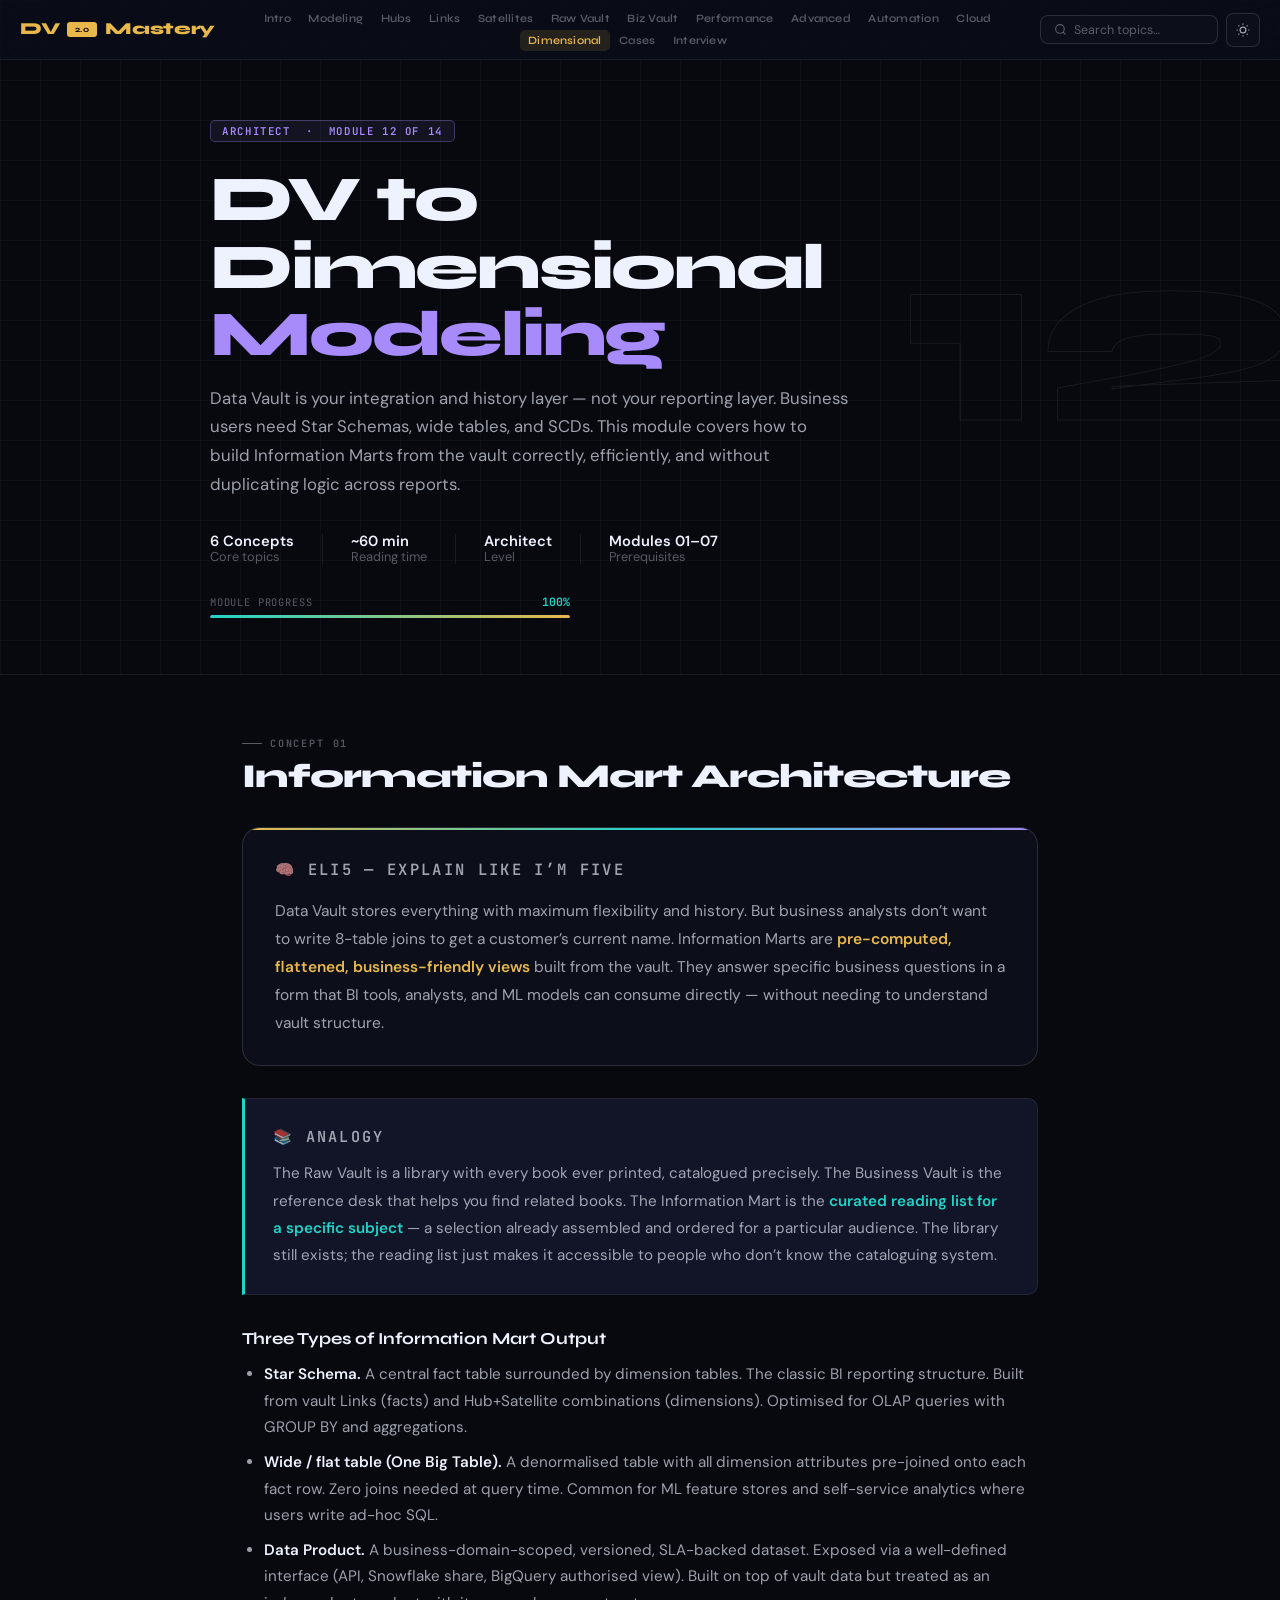
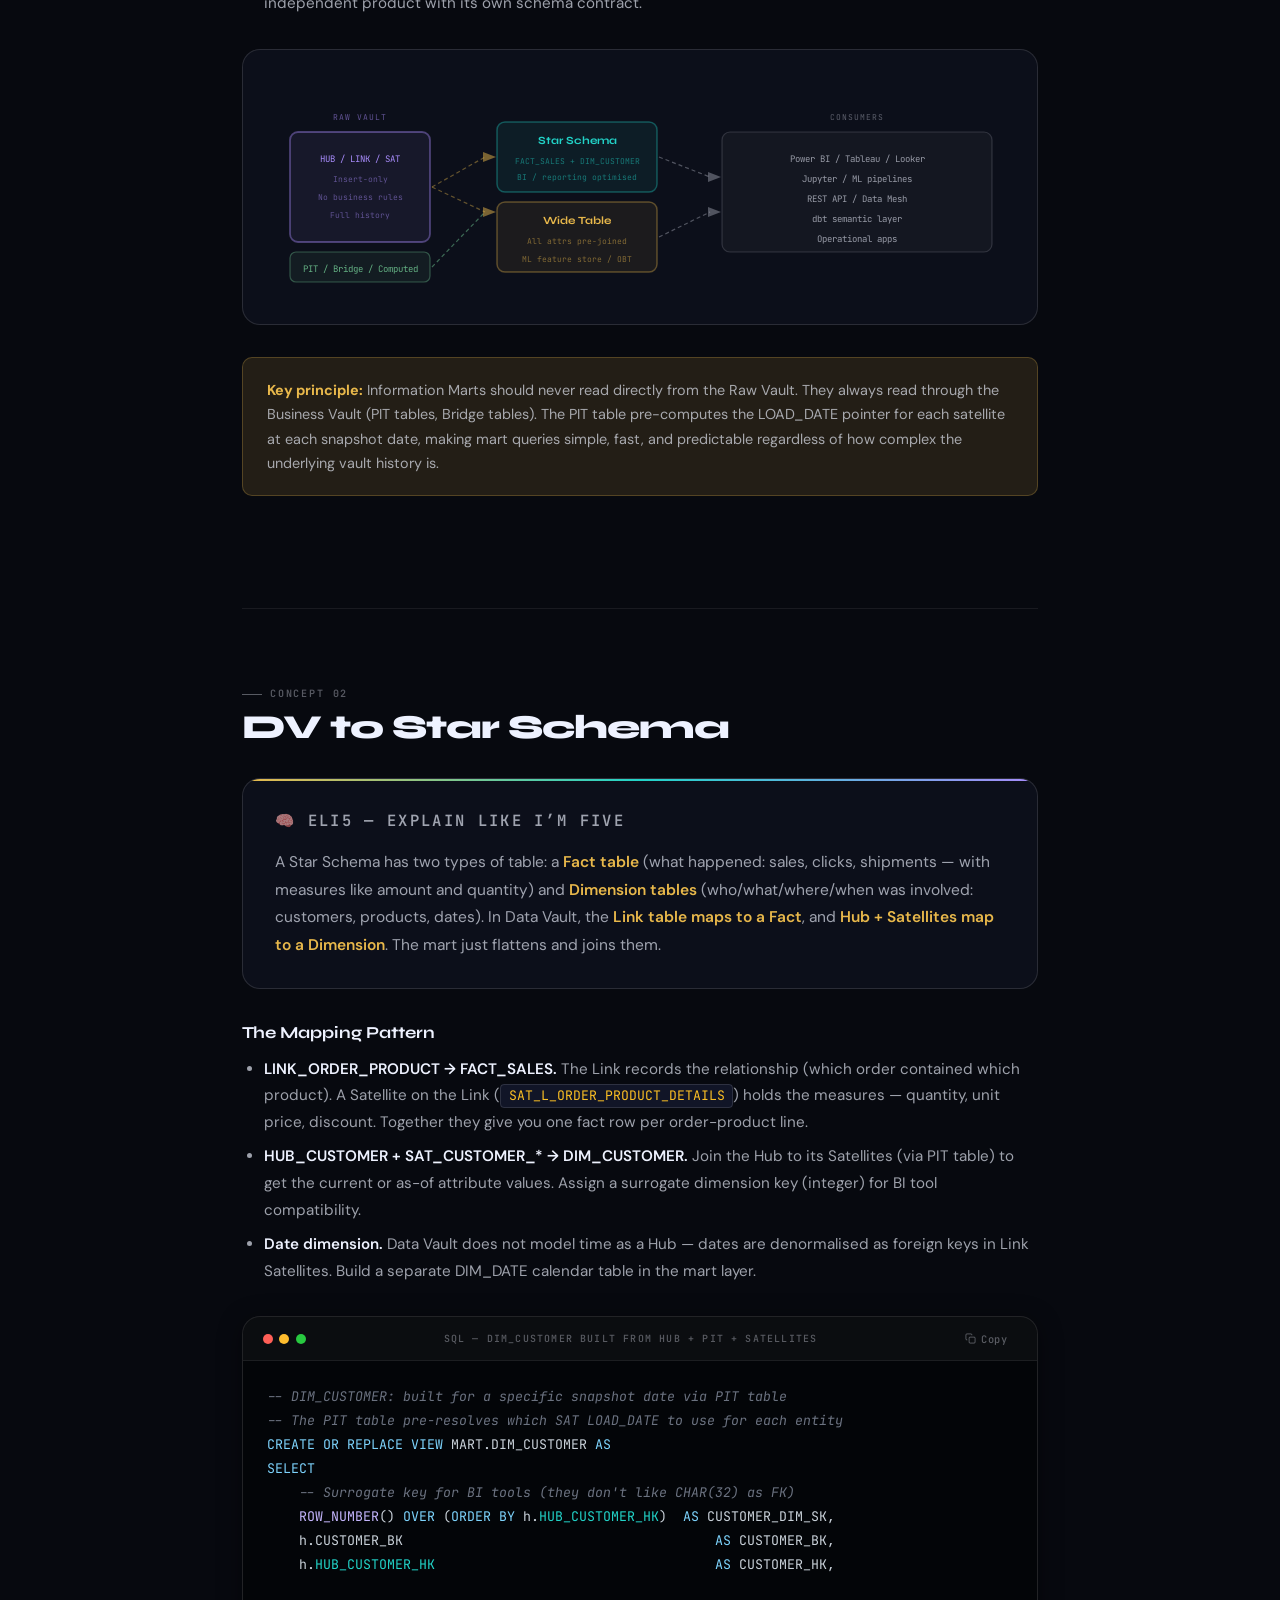
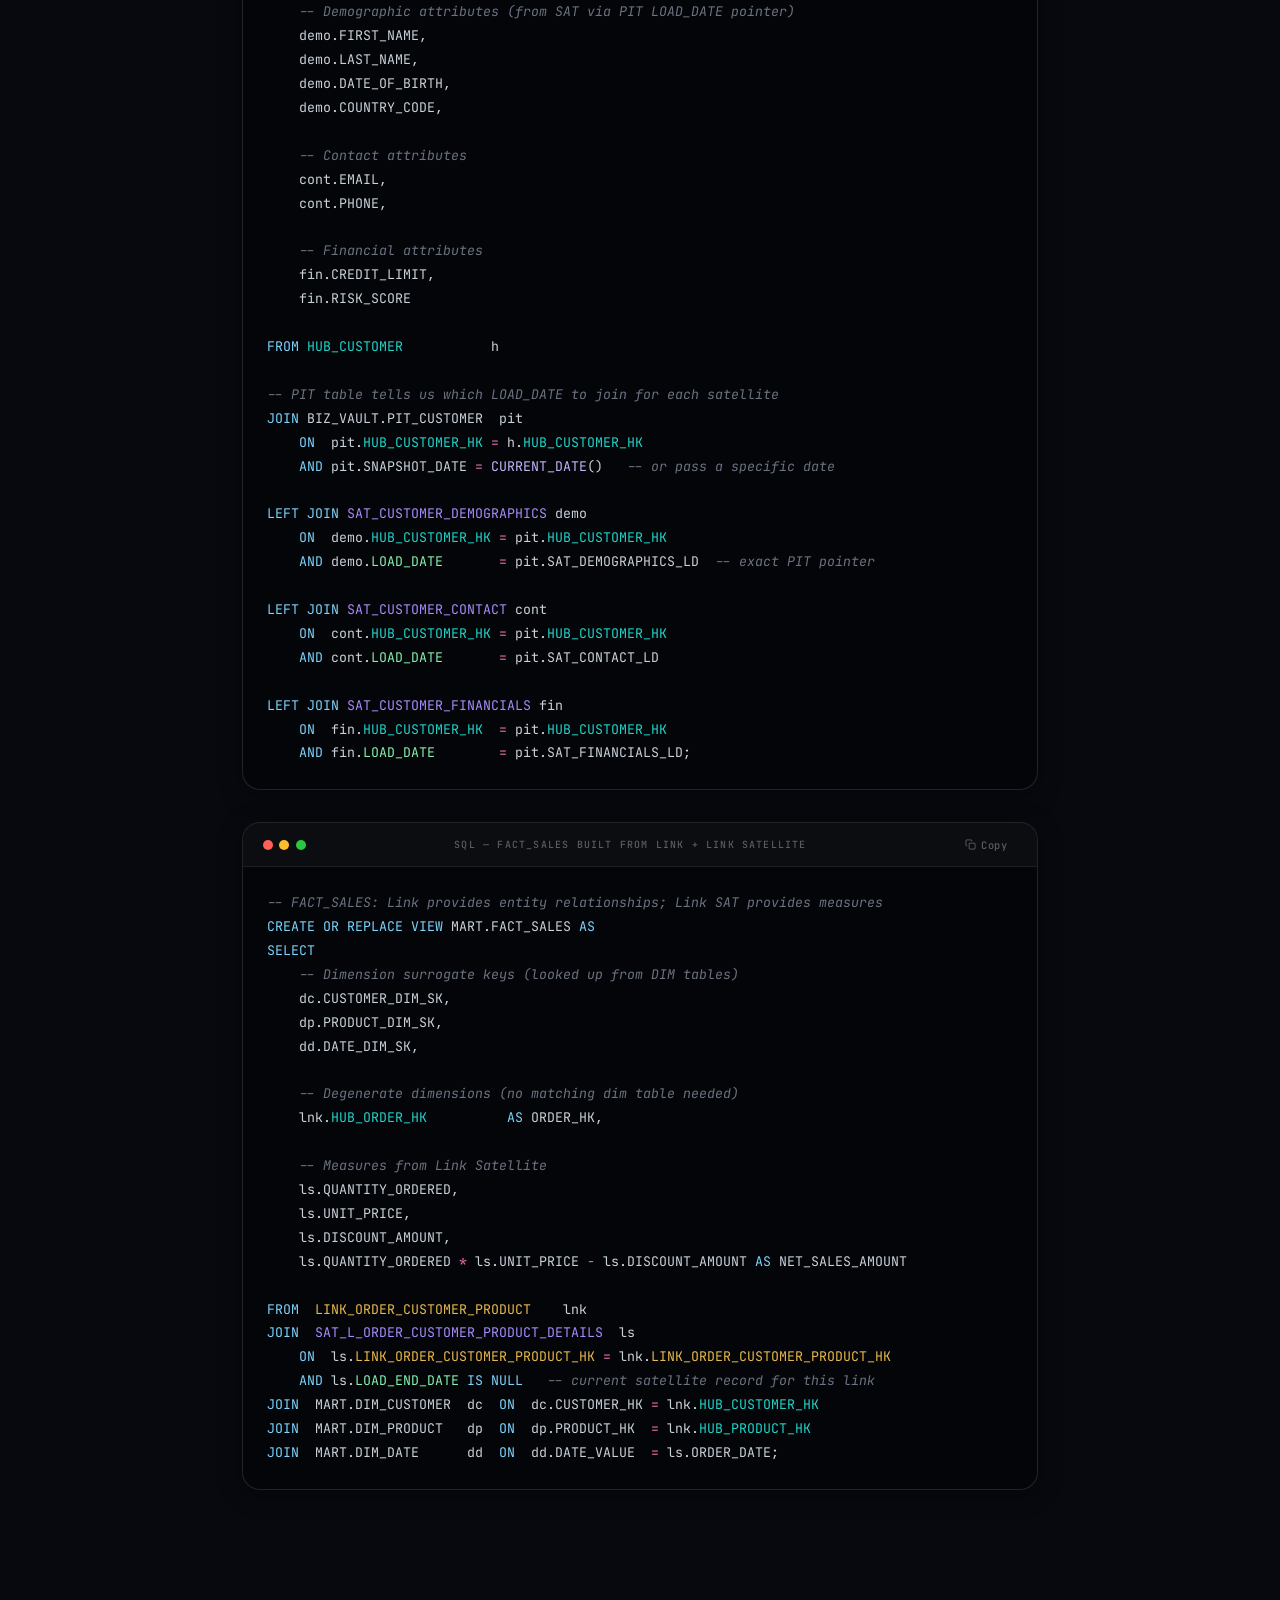
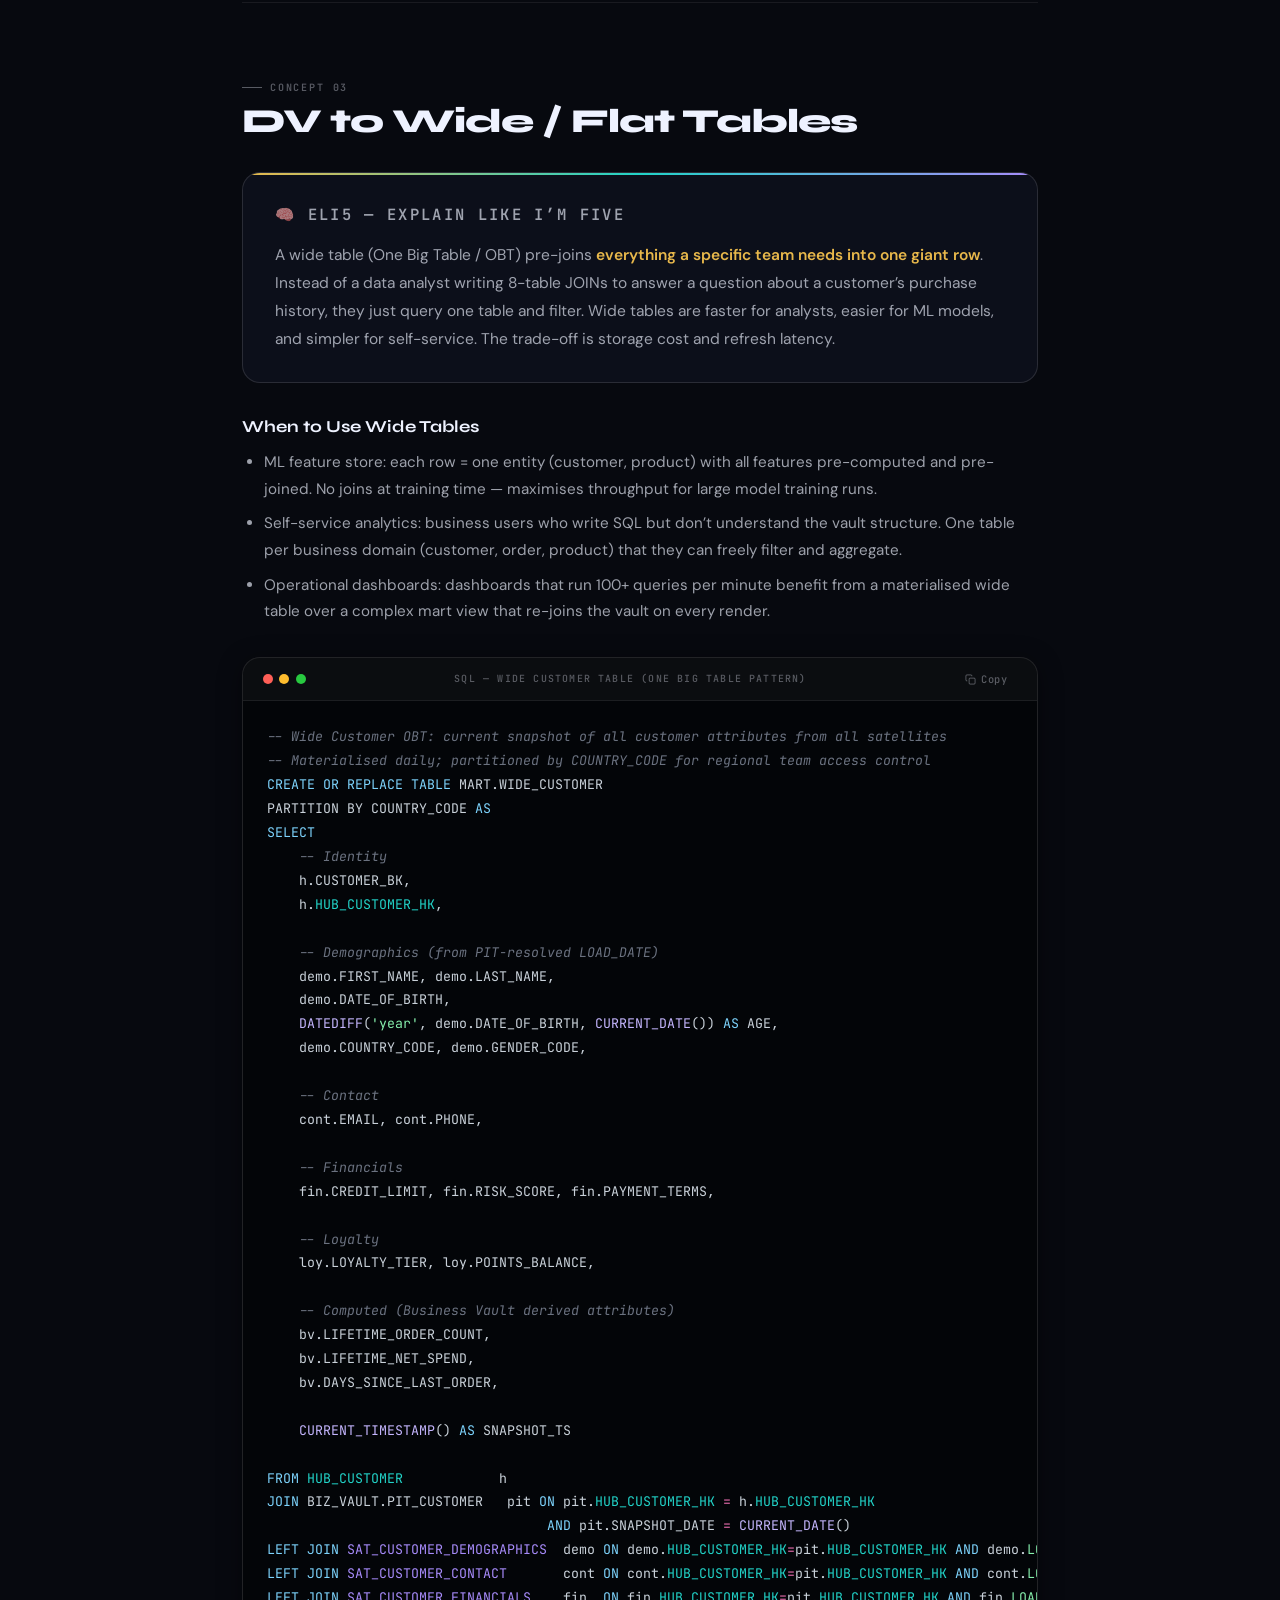
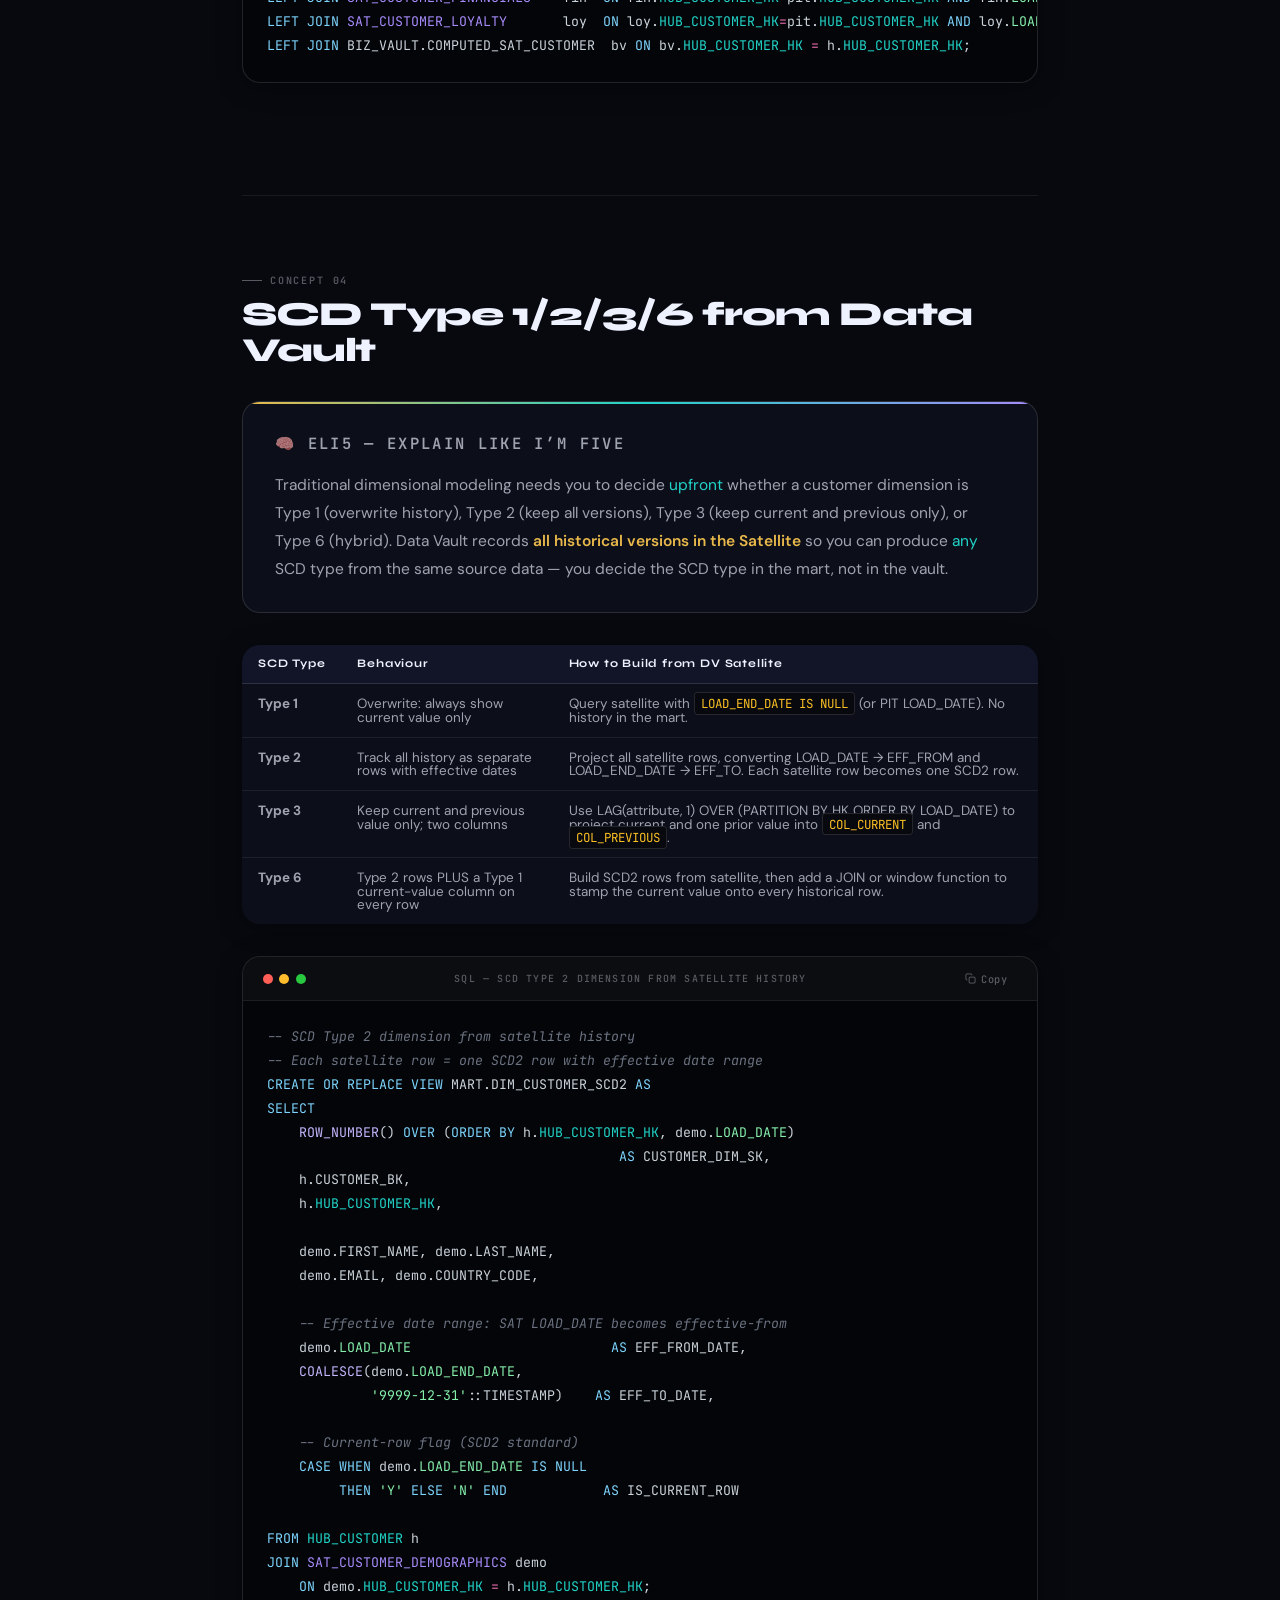
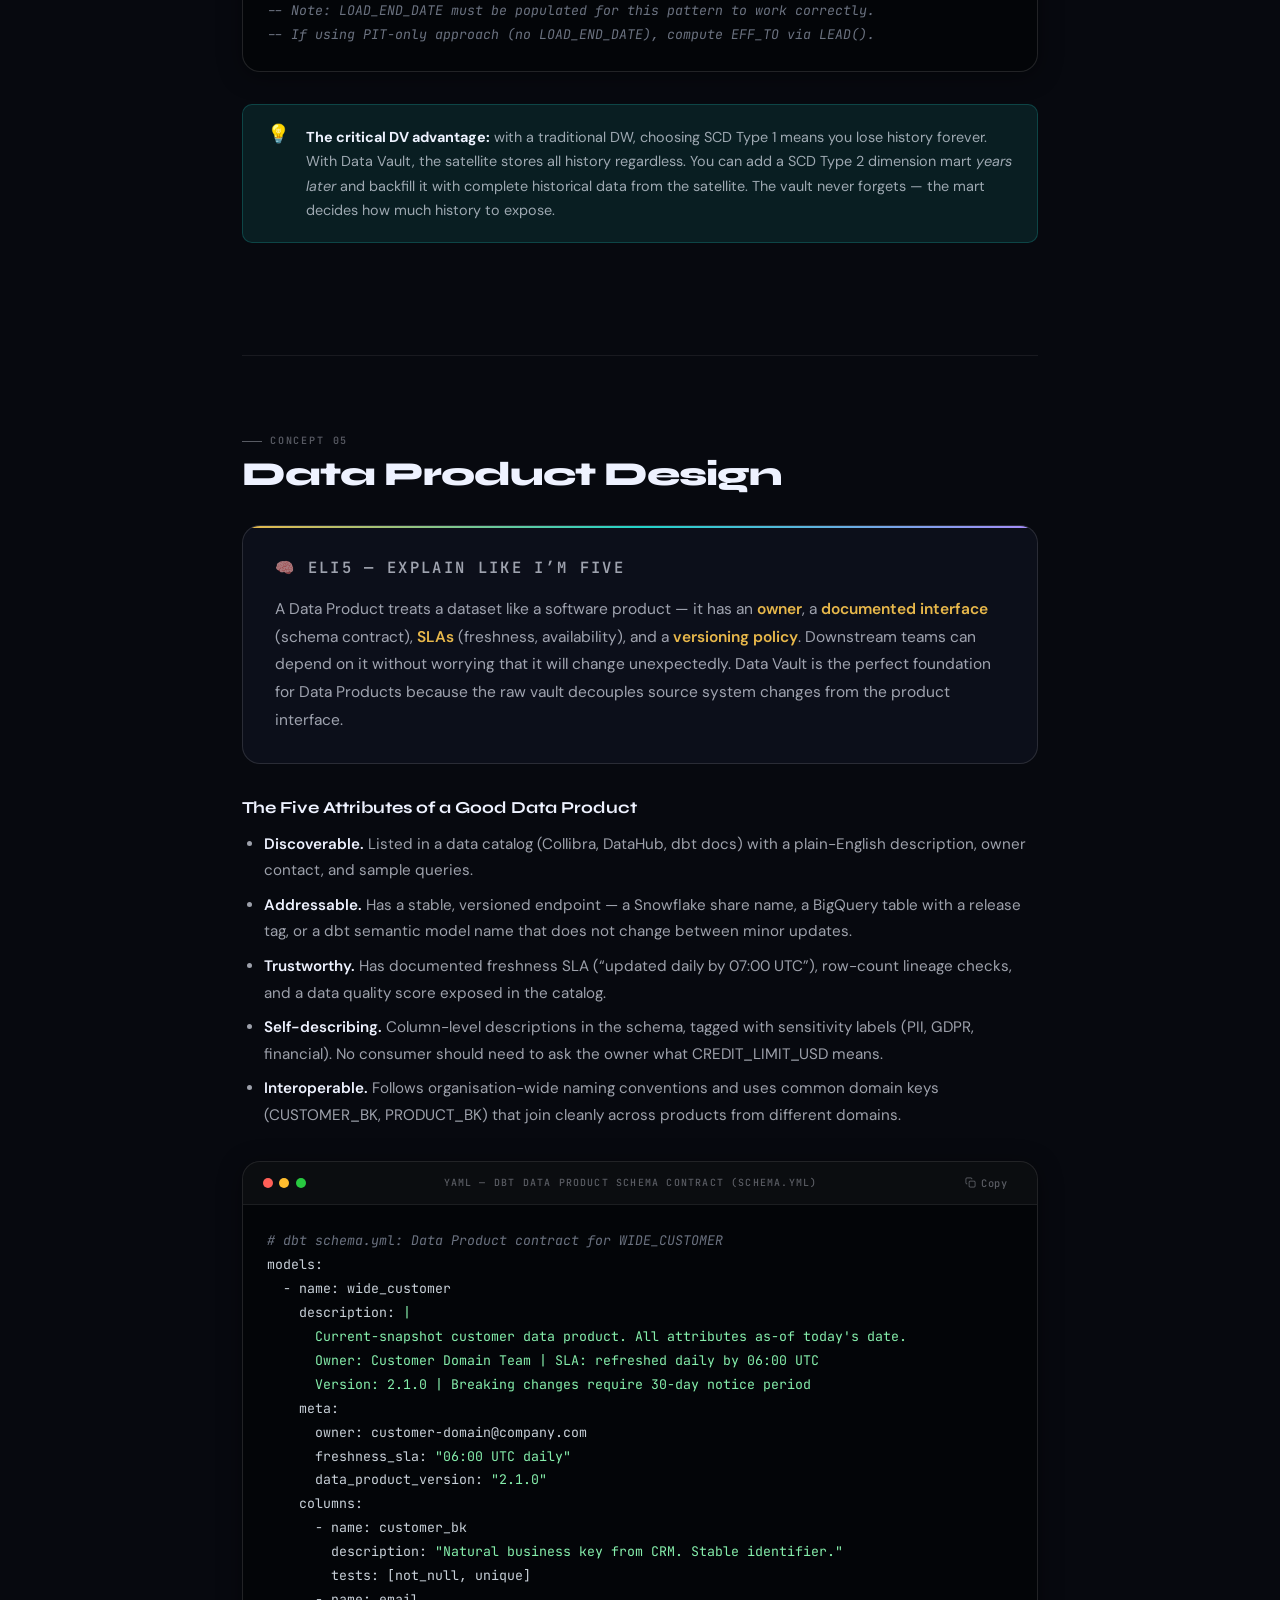
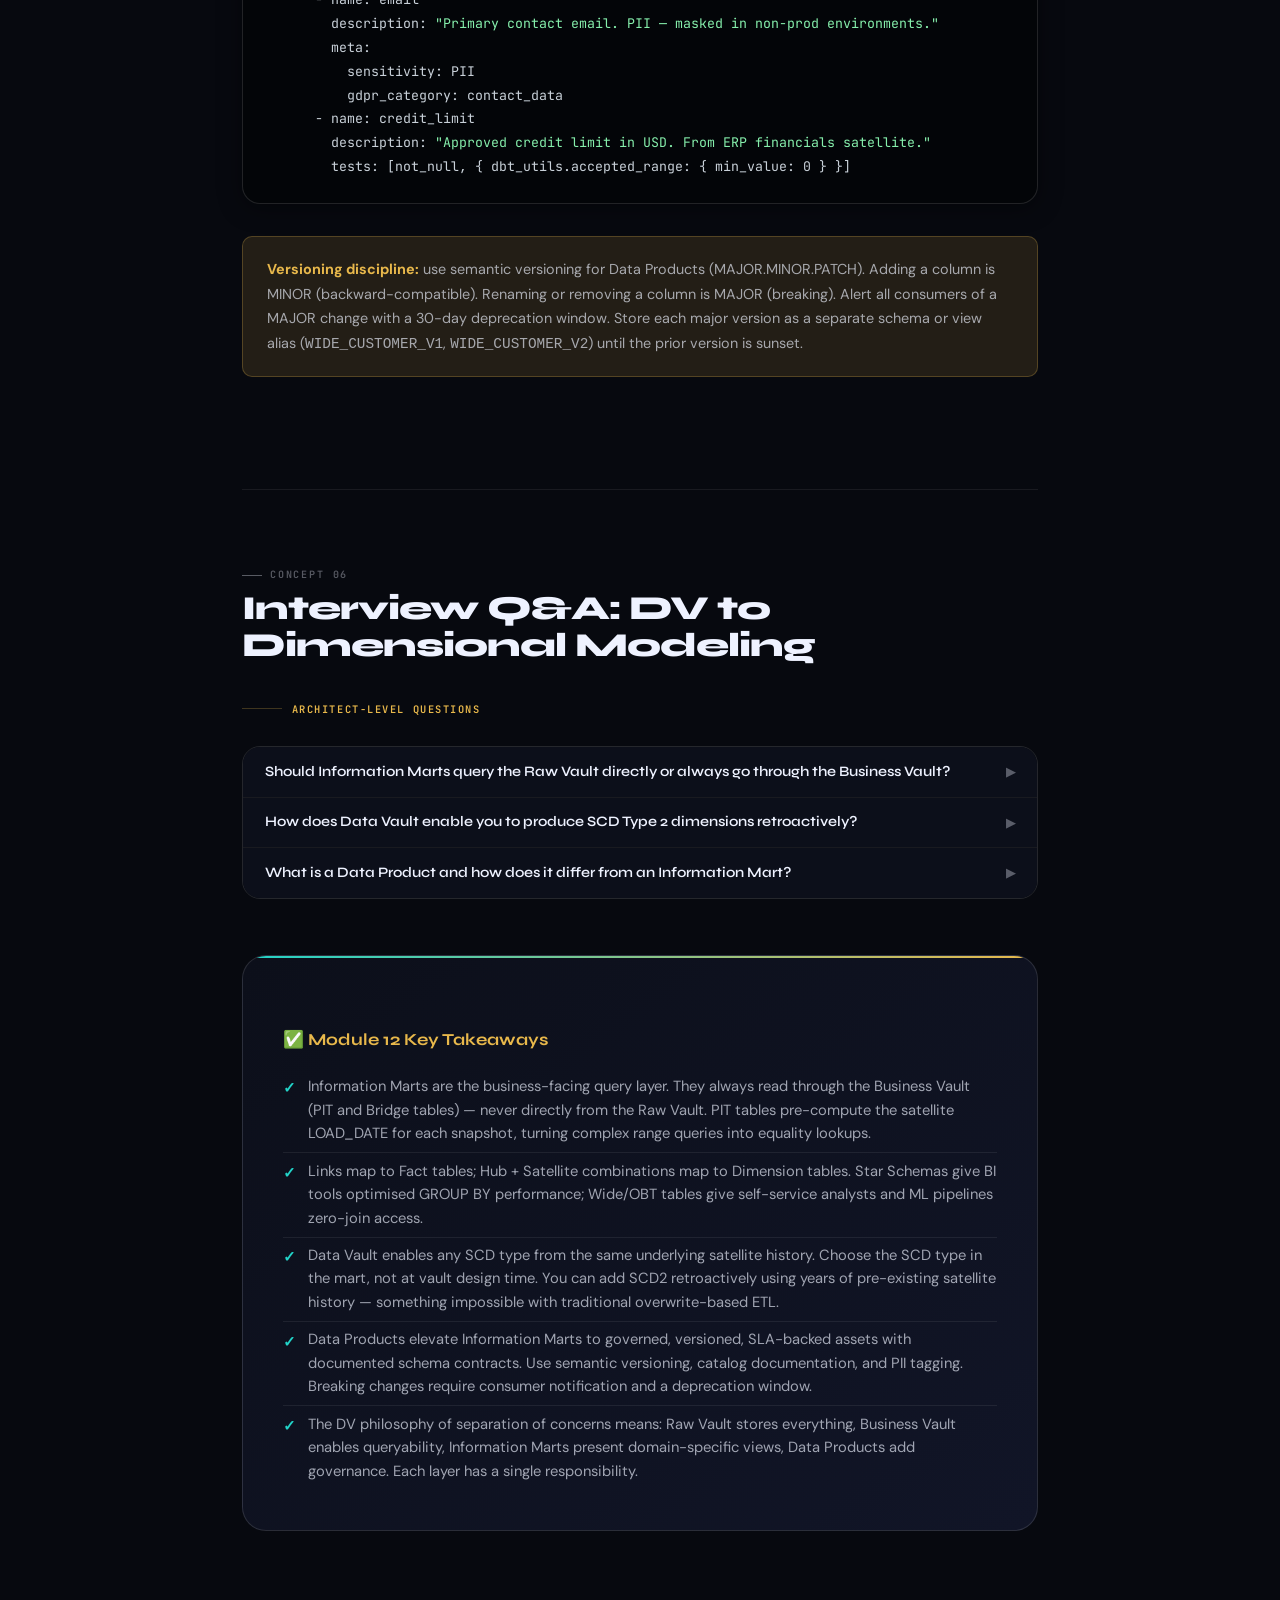
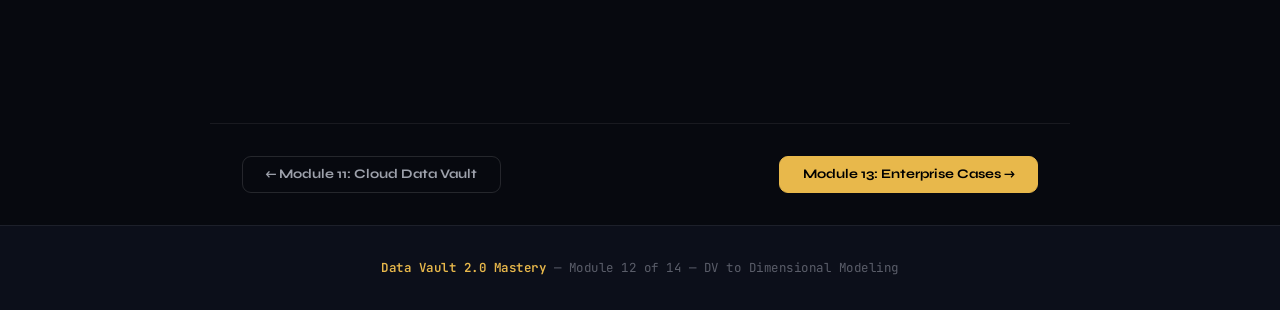
<file: modules/module12.html>
﻿<!DOCTYPE html>
<html lang="en" data-theme="dark">
<head>
<meta charset="UTF-8">
<meta name="viewport" content="width=device-width, initial-scale=1.0">
<meta name="description" content="DV to Dimensional Modeling — Information Mart architecture, DV to Star Schema, SCD Type 1/2/3/6 from Data Vault, Data Product design, and architect-level interview prep.">
<title>Module 12: DV to Dimensional Modeling | DV2 Mastery</title>
<link rel="icon" type="image/svg+xml" href="../assets/favicon.svg">
<link rel="stylesheet" href="../assets/css/styles.css">
</head>
<body>

<!-- READING PROGRESS -->
<div class="reading-progress"><div class="reading-progress-bar"></div></div>

<!-- NAV -->
<nav class="nav">
  <a href="../index.html" class="nav-logo">DV<span class="nav-logo-badge">2.0</span>Mastery</a>
  <div class="nav-links">
    <a href="module01.html">Intro</a>
    <a href="module02.html">Modeling</a>
    <a href="module03.html">Hubs</a>
    <a href="module04.html">Links</a>
    <a href="module05.html">Satellites</a>
    <a href="module06.html">Raw Vault</a>
    <a href="module07.html">Biz Vault</a>
    <a href="module08.html">Performance</a>
    <a href="module09.html">Advanced</a>
    <a href="module10.html">Automation</a>
    <a href="module11.html">Cloud</a>
    <a href="module12.html" class="active">Dimensional</a>
    <a href="module13.html">Cases</a>
    <a href="module14.html">Interview</a>
  </div>
  <div class="nav-actions">
    <div class="nav-search">
      <svg width="13" height="13" viewBox="0 0 24 24" fill="none" stroke="currentColor" stroke-width="2"><circle cx="11" cy="11" r="8"/><line x1="21" y1="21" x2="16.65" y2="16.65"/></svg>
      <input type="text" placeholder="Search topics&hellip;" aria-label="Search topics">
    </div>
    <button class="btn-icon" id="theme-toggle" title="Toggle theme" aria-label="Toggle theme">
      <svg width="14" height="14" viewBox="0 0 24 24" fill="none" stroke="currentColor" stroke-width="2"><circle cx="12" cy="12" r="5"/><line x1="12" y1="1" x2="12" y2="3"/><line x1="12" y1="21" x2="12" y2="23"/><line x1="4.22" y1="4.22" x2="5.64" y2="5.64"/><line x1="18.36" y1="18.36" x2="19.78" y2="19.78"/><line x1="1" y1="12" x2="3" y2="12"/><line x1="21" y1="12" x2="23" y2="12"/><line x1="4.22" y1="19.78" x2="5.64" y2="18.36"/><line x1="18.36" y1="5.64" x2="19.78" y2="4.22"/></svg>
    </button>
  </div>
</nav>
<div id="search-dropdown" class="search-dropdown" role="listbox"></div>

<!-- MODULE HERO -->
<header class="mod-hero">
  <div class="mod-hero-grid"></div>
  <div class="mod-hero-ghost">12</div>
  <div class="mod-hero-inner">
    <span class="mod-tag" style="color:var(--purple);border-color:rgba(167,139,250,0.3);background:rgba(167,139,250,0.08)">
      Architect &nbsp;&middot;&nbsp; Module 12 of 14
    </span>
    <h1>DV to Dimensional<br><em style="color:var(--purple)">Modeling</em></h1>
    <p class="mod-hero-desc">
      Data Vault is your integration and history layer &mdash; not your reporting layer. Business users need Star Schemas, wide tables, and SCDs. This module covers how to build Information Marts from the vault correctly, efficiently, and without duplicating logic across reports.
    </p>
    <div class="mod-meta">
      <div class="mod-meta-item"><strong>6 Concepts</strong>Core topics</div>
      <div class="mod-meta-item"><strong>~60 min</strong>Reading time</div>
      <div class="mod-meta-item"><strong>Architect</strong>Level</div>
      <div class="mod-meta-item"><strong>Modules 01&ndash;07</strong>Prerequisites</div>
    </div>
    <div class="mod-progress">
      <div class="mod-progress-row">
        <span class="mod-progress-label">Module Progress</span>
        <span class="mod-progress-pct">0%</span>
      </div>
      <div class="mod-progress-track"><div class="mod-progress-fill" style="width:0%"></div></div>
    </div>
  </div>
</header>

<!-- CONTENT -->
<main class="content">

  <!-- ============================================================
       CONCEPT 1: INFORMATION MART ARCHITECTURE
       ============================================================ -->
  <article class="concept" data-topic="information-mart" id="information-mart">
    <p class="concept-num">Concept 01</p>
    <h2>Information Mart Architecture</h2>

    <div class="eli5">
      <p class="eli5-label">&#129504; ELI5 &mdash; Explain Like I&rsquo;m Five</p>
      <p>
        Data Vault stores everything with maximum flexibility and history. But business analysts don&rsquo;t want to write 8-table joins to get a customer&rsquo;s current name. Information Marts are <strong>pre-computed, flattened, business-friendly views</strong> built from the vault. They answer specific business questions in a form that BI tools, analysts, and ML models can consume directly &mdash; without needing to understand vault structure.
      </p>
    </div>

    <div class="analogy">
      <p class="analogy-label">&#128218; Analogy</p>
      <p>
        The Raw Vault is a library with every book ever printed, catalogued precisely. The Business Vault is the reference desk that helps you find related books. The Information Mart is the <strong>curated reading list for a specific subject</strong> &mdash; a selection already assembled and ordered for a particular audience. The library still exists; the reading list just makes it accessible to people who don&rsquo;t know the cataloguing system.
      </p>
    </div>

    <div class="detail">
      <h3>Three Types of Information Mart Output</h3>
      <ul>
        <li><strong>Star Schema.</strong> A central fact table surrounded by dimension tables. The classic BI reporting structure. Built from vault Links (facts) and Hub+Satellite combinations (dimensions). Optimised for OLAP queries with GROUP BY and aggregations.</li>
        <li><strong>Wide / flat table (One Big Table).</strong> A denormalised table with all dimension attributes pre-joined onto each fact row. Zero joins needed at query time. Common for ML feature stores and self-service analytics where users write ad-hoc SQL.</li>
        <li><strong>Data Product.</strong> A business-domain-scoped, versioned, SLA-backed dataset. Exposed via a well-defined interface (API, Snowflake share, BigQuery authorised view). Built on top of vault data but treated as an independent product with its own schema contract.</li>
      </ul>
    </div>

    <!-- SVG: DV to Mart pipeline -->
    <div class="diagram">
      <svg viewBox="0 0 720 210" fill="none" xmlns="http://www.w3.org/2000/svg" aria-label="Data Vault to Information Mart pipeline: Raw Vault plus Business Vault feeds mart layer">
        <!-- Raw Vault -->
        <rect x="10" y="50" width="140" height="110" rx="8" fill="rgba(167,139,250,0.07)" stroke="rgba(167,139,250,0.4)" stroke-width="1.8"/>
        <text x="80" y="38" text-anchor="middle" font-family="JetBrains Mono,monospace" font-size="8" fill="rgba(167,139,250,0.55)" letter-spacing="1">RAW VAULT</text>
        <text x="80" y="80" text-anchor="middle" font-family="JetBrains Mono,monospace" font-size="9" fill="#a78bfa">HUB / LINK / SAT</text>
        <text x="80" y="100" text-anchor="middle" font-family="JetBrains Mono,monospace" font-size="8" fill="rgba(167,139,250,0.5)">Insert-only</text>
        <text x="80" y="118" text-anchor="middle" font-family="JetBrains Mono,monospace" font-size="8" fill="rgba(167,139,250,0.5)">No business rules</text>
        <text x="80" y="136" text-anchor="middle" font-family="JetBrains Mono,monospace" font-size="8" fill="rgba(167,139,250,0.5)">Full history</text>

        <!-- Business Vault -->
        <rect x="10" y="170" width="140" height="30" rx="6" fill="rgba(134,239,172,0.06)" stroke="rgba(134,239,172,0.3)" stroke-width="1.2"/>
        <text x="80" y="190" text-anchor="middle" font-family="JetBrains Mono,monospace" font-size="9" fill="rgba(134,239,172,0.7)">PIT / Bridge / Computed</text>

        <!-- Arrows -->
        <line x1="152" y1="105" x2="205" y2="75" stroke="rgba(232,184,75,0.4)" stroke-width="1.2" stroke-dasharray="4,3"/>
        <line x1="152" y1="105" x2="205" y2="130" stroke="rgba(232,184,75,0.4)" stroke-width="1.2" stroke-dasharray="4,3"/>
        <line x1="152" y1="185" x2="205" y2="130" stroke="rgba(134,239,172,0.4)" stroke-width="1.2" stroke-dasharray="4,3"/>
        <polygon points="203,70 216,75 203,80" fill="rgba(232,184,75,0.5)"/>
        <polygon points="203,125 216,130 203,135" fill="rgba(232,184,75,0.5)"/>

        <!-- Mart Types -->
        <rect x="217" y="40" width="160" height="70" rx="8" fill="rgba(34,211,200,0.07)" stroke="rgba(34,211,200,0.35)" stroke-width="1.5"/>
        <text x="297" y="62" text-anchor="middle" font-family="Syne,sans-serif" font-size="11" font-weight="700" fill="#22d3c8">Star Schema</text>
        <text x="297" y="82" text-anchor="middle" font-family="JetBrains Mono,monospace" font-size="8" fill="rgba(34,211,200,0.5)">FACT_SALES + DIM_CUSTOMER</text>
        <text x="297" y="98" text-anchor="middle" font-family="JetBrains Mono,monospace" font-size="8" fill="rgba(34,211,200,0.5)">BI / reporting optimised</text>

        <rect x="217" y="120" width="160" height="70" rx="8" fill="rgba(232,184,75,0.07)" stroke="rgba(232,184,75,0.35)" stroke-width="1.5"/>
        <text x="297" y="142" text-anchor="middle" font-family="Syne,sans-serif" font-size="11" font-weight="700" fill="#e8b84b">Wide Table</text>
        <text x="297" y="162" text-anchor="middle" font-family="JetBrains Mono,monospace" font-size="8" fill="rgba(232,184,75,0.5)">All attrs pre-joined</text>
        <text x="297" y="180" text-anchor="middle" font-family="JetBrains Mono,monospace" font-size="8" fill="rgba(232,184,75,0.5)">ML feature store / OBT</text>

        <!-- Arrow to consumers -->
        <line x1="379" y1="75" x2="430" y2="95" stroke="rgba(238,242,255,0.3)" stroke-width="1.2" stroke-dasharray="4,3"/>
        <line x1="379" y1="155" x2="430" y2="130" stroke="rgba(238,242,255,0.3)" stroke-width="1.2" stroke-dasharray="4,3"/>
        <polygon points="428,90 441,95 428,100" fill="rgba(238,242,255,0.3)"/>
        <polygon points="428,125 441,130 428,135" fill="rgba(238,242,255,0.3)"/>

        <!-- Consumers -->
        <rect x="442" y="50" width="270" height="120" rx="8" fill="rgba(238,242,255,0.03)" stroke="rgba(238,242,255,0.15)" stroke-width="1.2"/>
        <text x="577" y="38" text-anchor="middle" font-family="JetBrains Mono,monospace" font-size="8" fill="rgba(238,242,255,0.35)" letter-spacing="1">CONSUMERS</text>
        <text x="577" y="80" text-anchor="middle" font-family="JetBrains Mono,monospace" font-size="9" fill="rgba(238,242,255,0.6)">Power BI / Tableau / Looker</text>
        <text x="577" y="100" text-anchor="middle" font-family="JetBrains Mono,monospace" font-size="9" fill="rgba(238,242,255,0.6)">Jupyter / ML pipelines</text>
        <text x="577" y="120" text-anchor="middle" font-family="JetBrains Mono,monospace" font-size="9" fill="rgba(238,242,255,0.6)">REST API / Data Mesh</text>
        <text x="577" y="140" text-anchor="middle" font-family="JetBrains Mono,monospace" font-size="9" fill="rgba(238,242,255,0.6)">dbt semantic layer</text>
        <text x="577" y="160" text-anchor="middle" font-family="JetBrains Mono,monospace" font-size="9" fill="rgba(238,242,255,0.6)">Operational apps</text>
      </svg>
    </div>

    <div class="tip">
      <p><strong>Key principle:</strong> Information Marts should never read directly from the Raw Vault. They always read through the Business Vault (PIT tables, Bridge tables). The PIT table pre-computes the LOAD_DATE pointer for each satellite at each snapshot date, making mart queries simple, fast, and predictable regardless of how complex the underlying vault history is.</p>
    </div>
  </article>

  <!-- ============================================================
       CONCEPT 2: DV TO STAR SCHEMA
       ============================================================ -->
  <article class="concept" data-topic="star-schema" id="star-schema">
    <p class="concept-num">Concept 02</p>
    <h2>DV to Star Schema</h2>

    <div class="eli5">
      <p class="eli5-label">&#129504; ELI5 &mdash; Explain Like I&rsquo;m Five</p>
      <p>
        A Star Schema has two types of table: a <strong>Fact table</strong> (what happened: sales, clicks, shipments &mdash; with measures like amount and quantity) and <strong>Dimension tables</strong> (who/what/where/when was involved: customers, products, dates). In Data Vault, the <strong>Link table maps to a Fact</strong>, and <strong>Hub + Satellites map to a Dimension</strong>. The mart just flattens and joins them.
      </p>
    </div>

    <div class="detail">
      <h3>The Mapping Pattern</h3>
      <ul>
        <li><strong>LINK_ORDER_PRODUCT &rarr; FACT_SALES.</strong> The Link records the relationship (which order contained which product). A Satellite on the Link (<code>SAT_L_ORDER_PRODUCT_DETAILS</code>) holds the measures &mdash; quantity, unit price, discount. Together they give you one fact row per order-product line.</li>
        <li><strong>HUB_CUSTOMER + SAT_CUSTOMER_* &rarr; DIM_CUSTOMER.</strong> Join the Hub to its Satellites (via PIT table) to get the current or as-of attribute values. Assign a surrogate dimension key (integer) for BI tool compatibility.</li>
        <li><strong>Date dimension.</strong> Data Vault does not model time as a Hub &mdash; dates are denormalised as foreign keys in Link Satellites. Build a separate DIM_DATE calendar table in the mart layer.</li>
      </ul>
    </div>

    <div class="code-block">
      <div class="code-header">
        <div class="code-dots"><span class="code-dot"></span><span class="code-dot"></span><span class="code-dot"></span></div>
        <span class="code-label">SQL &mdash; DIM_CUSTOMER built from Hub + PIT + Satellites</span>
        <button class="copy-btn" aria-label="Copy code">
          <svg width="11" height="11" viewBox="0 0 24 24" fill="none" stroke="currentColor" stroke-width="2"><rect x="9" y="9" width="13" height="13" rx="2"/><path d="M5 15H4a2 2 0 0 1-2-2V4a2 2 0 0 1 2-2h9a2 2 0 0 1 2 2v1"/></svg>
          Copy
        </button>
      </div>
      <pre><span class="cm">-- DIM_CUSTOMER: built for a specific snapshot date via PIT table</span>
<span class="cm">-- The PIT table pre-resolves which SAT LOAD_DATE to use for each entity</span>
<span class="kw">CREATE OR REPLACE VIEW</span> MART.DIM_CUSTOMER <span class="kw">AS</span>
<span class="kw">SELECT</span>
    <span class="cm">-- Surrogate key for BI tools (they don't like CHAR(32) as FK)</span>
    <span class="fn">ROW_NUMBER</span>() <span class="kw">OVER</span> (<span class="kw">ORDER BY</span> h.<span class="hub">HUB_CUSTOMER_HK</span>)  <span class="kw">AS</span> CUSTOMER_DIM_SK,
    h.CUSTOMER_BK                                       <span class="kw">AS</span> CUSTOMER_BK,
    h.<span class="hub">HUB_CUSTOMER_HK</span>                                   <span class="kw">AS</span> CUSTOMER_HK,

    <span class="cm">-- Demographic attributes (from SAT via PIT LOAD_DATE pointer)</span>
    demo.FIRST_NAME,
    demo.LAST_NAME,
    demo.DATE_OF_BIRTH,
    demo.COUNTRY_CODE,

    <span class="cm">-- Contact attributes</span>
    cont.EMAIL,
    cont.PHONE,

    <span class="cm">-- Financial attributes</span>
    fin.CREDIT_LIMIT,
    fin.RISK_SCORE

<span class="kw">FROM</span> <span class="hub">HUB_CUSTOMER</span>           h

<span class="cm">-- PIT table tells us which LOAD_DATE to join for each satellite</span>
<span class="kw">JOIN</span> BIZ_VAULT.PIT_CUSTOMER  pit
    <span class="kw">ON</span>  pit.<span class="hub">HUB_CUSTOMER_HK</span> <span class="op">=</span> h.<span class="hub">HUB_CUSTOMER_HK</span>
    <span class="kw">AND</span> pit.SNAPSHOT_DATE <span class="op">=</span> <span class="fn">CURRENT_DATE</span>()   <span class="cm">-- or pass a specific date</span>

<span class="kw">LEFT JOIN</span> <span class="sat">SAT_CUSTOMER_DEMOGRAPHICS</span> demo
    <span class="kw">ON</span>  demo.<span class="hub">HUB_CUSTOMER_HK</span> <span class="op">=</span> pit.<span class="hub">HUB_CUSTOMER_HK</span>
    <span class="kw">AND</span> demo.<span class="str">LOAD_DATE</span>       <span class="op">=</span> pit.SAT_DEMOGRAPHICS_LD  <span class="cm">-- exact PIT pointer</span>

<span class="kw">LEFT JOIN</span> <span class="sat">SAT_CUSTOMER_CONTACT</span> cont
    <span class="kw">ON</span>  cont.<span class="hub">HUB_CUSTOMER_HK</span> <span class="op">=</span> pit.<span class="hub">HUB_CUSTOMER_HK</span>
    <span class="kw">AND</span> cont.<span class="str">LOAD_DATE</span>       <span class="op">=</span> pit.SAT_CONTACT_LD

<span class="kw">LEFT JOIN</span> <span class="sat">SAT_CUSTOMER_FINANCIALS</span> fin
    <span class="kw">ON</span>  fin.<span class="hub">HUB_CUSTOMER_HK</span>  <span class="op">=</span> pit.<span class="hub">HUB_CUSTOMER_HK</span>
    <span class="kw">AND</span> fin.<span class="str">LOAD_DATE</span>        <span class="op">=</span> pit.SAT_FINANCIALS_LD;</pre>
    </div>

    <div class="code-block">
      <div class="code-header">
        <div class="code-dots"><span class="code-dot"></span><span class="code-dot"></span><span class="code-dot"></span></div>
        <span class="code-label">SQL &mdash; FACT_SALES built from Link + Link Satellite</span>
        <button class="copy-btn" aria-label="Copy code">
          <svg width="11" height="11" viewBox="0 0 24 24" fill="none" stroke="currentColor" stroke-width="2"><rect x="9" y="9" width="13" height="13" rx="2"/><path d="M5 15H4a2 2 0 0 1-2-2V4a2 2 0 0 1 2-2h9a2 2 0 0 1 2 2v1"/></svg>
          Copy
        </button>
      </div>
      <pre><span class="cm">-- FACT_SALES: Link provides entity relationships; Link SAT provides measures</span>
<span class="kw">CREATE OR REPLACE VIEW</span> MART.FACT_SALES <span class="kw">AS</span>
<span class="kw">SELECT</span>
    <span class="cm">-- Dimension surrogate keys (looked up from DIM tables)</span>
    dc.CUSTOMER_DIM_SK,
    dp.PRODUCT_DIM_SK,
    dd.DATE_DIM_SK,

    <span class="cm">-- Degenerate dimensions (no matching dim table needed)</span>
    lnk.<span class="hub">HUB_ORDER_HK</span>          <span class="kw">AS</span> ORDER_HK,

    <span class="cm">-- Measures from Link Satellite</span>
    ls.QUANTITY_ORDERED,
    ls.UNIT_PRICE,
    ls.DISCOUNT_AMOUNT,
    ls.QUANTITY_ORDERED <span class="op">*</span> ls.UNIT_PRICE <span class="op">-</span> ls.DISCOUNT_AMOUNT <span class="kw">AS</span> NET_SALES_AMOUNT

<span class="kw">FROM</span>  <span class="lnk">LINK_ORDER_CUSTOMER_PRODUCT</span>    lnk
<span class="kw">JOIN</span>  <span class="sat">SAT_L_ORDER_CUSTOMER_PRODUCT_DETAILS</span>  ls
    <span class="kw">ON</span>  ls.<span class="lnk">LINK_ORDER_CUSTOMER_PRODUCT_HK</span> <span class="op">=</span> lnk.<span class="lnk">LINK_ORDER_CUSTOMER_PRODUCT_HK</span>
    <span class="kw">AND</span> ls.<span class="str">LOAD_END_DATE</span> <span class="kw">IS NULL</span>   <span class="cm">-- current satellite record for this link</span>
<span class="kw">JOIN</span>  MART.DIM_CUSTOMER  dc  <span class="kw">ON</span>  dc.CUSTOMER_HK <span class="op">=</span> lnk.<span class="hub">HUB_CUSTOMER_HK</span>
<span class="kw">JOIN</span>  MART.DIM_PRODUCT   dp  <span class="kw">ON</span>  dp.PRODUCT_HK  <span class="op">=</span> lnk.<span class="hub">HUB_PRODUCT_HK</span>
<span class="kw">JOIN</span>  MART.DIM_DATE      dd  <span class="kw">ON</span>  dd.DATE_VALUE  <span class="op">=</span> ls.ORDER_DATE;</pre>
    </div>
  </article>

  <!-- ============================================================
       CONCEPT 3: DV TO WIDE / FLAT TABLES
       ============================================================ -->
  <article class="concept" data-topic="wide-tables" id="wide-tables">
    <p class="concept-num">Concept 03</p>
    <h2>DV to Wide / Flat Tables</h2>

    <div class="eli5">
      <p class="eli5-label">&#129504; ELI5 &mdash; Explain Like I&rsquo;m Five</p>
      <p>
        A wide table (One Big Table / OBT) pre-joins <strong>everything a specific team needs into one giant row</strong>. Instead of a data analyst writing 8-table JOINs to answer a question about a customer&rsquo;s purchase history, they just query one table and filter. Wide tables are faster for analysts, easier for ML models, and simpler for self-service. The trade-off is storage cost and refresh latency.
      </p>
    </div>

    <div class="detail">
      <h3>When to Use Wide Tables</h3>
      <ul>
        <li>ML feature store: each row = one entity (customer, product) with all features pre-computed and pre-joined. No joins at training time &mdash; maximises throughput for large model training runs.</li>
        <li>Self-service analytics: business users who write SQL but don&rsquo;t understand the vault structure. One table per business domain (customer, order, product) that they can freely filter and aggregate.</li>
        <li>Operational dashboards: dashboards that run 100+ queries per minute benefit from a materialised wide table over a complex mart view that re-joins the vault on every render.</li>
      </ul>
    </div>

    <div class="code-block">
      <div class="code-header">
        <div class="code-dots"><span class="code-dot"></span><span class="code-dot"></span><span class="code-dot"></span></div>
        <span class="code-label">SQL &mdash; Wide Customer Table (One Big Table pattern)</span>
        <button class="copy-btn" aria-label="Copy code">
          <svg width="11" height="11" viewBox="0 0 24 24" fill="none" stroke="currentColor" stroke-width="2"><rect x="9" y="9" width="13" height="13" rx="2"/><path d="M5 15H4a2 2 0 0 1-2-2V4a2 2 0 0 1 2-2h9a2 2 0 0 1 2 2v1"/></svg>
          Copy
        </button>
      </div>
      <pre><span class="cm">-- Wide Customer OBT: current snapshot of all customer attributes from all satellites</span>
<span class="cm">-- Materialised daily; partitioned by COUNTRY_CODE for regional team access control</span>
<span class="kw">CREATE OR REPLACE TABLE</span> MART.WIDE_CUSTOMER
PARTITION BY COUNTRY_CODE <span class="kw">AS</span>
<span class="kw">SELECT</span>
    <span class="cm">-- Identity</span>
    h.CUSTOMER_BK,
    h.<span class="hub">HUB_CUSTOMER_HK</span>,

    <span class="cm">-- Demographics (from PIT-resolved LOAD_DATE)</span>
    demo.FIRST_NAME, demo.LAST_NAME,
    demo.DATE_OF_BIRTH,
    <span class="fn">DATEDIFF</span>(<span class="str">'year'</span>, demo.DATE_OF_BIRTH, <span class="fn">CURRENT_DATE</span>()) <span class="kw">AS</span> AGE,
    demo.COUNTRY_CODE, demo.GENDER_CODE,

    <span class="cm">-- Contact</span>
    cont.EMAIL, cont.PHONE,

    <span class="cm">-- Financials</span>
    fin.CREDIT_LIMIT, fin.RISK_SCORE, fin.PAYMENT_TERMS,

    <span class="cm">-- Loyalty</span>
    loy.LOYALTY_TIER, loy.POINTS_BALANCE,

    <span class="cm">-- Computed (Business Vault derived attributes)</span>
    bv.LIFETIME_ORDER_COUNT,
    bv.LIFETIME_NET_SPEND,
    bv.DAYS_SINCE_LAST_ORDER,

    <span class="fn">CURRENT_TIMESTAMP</span>() <span class="kw">AS</span> SNAPSHOT_TS

<span class="kw">FROM</span> <span class="hub">HUB_CUSTOMER</span>            h
<span class="kw">JOIN</span> BIZ_VAULT.PIT_CUSTOMER   pit <span class="kw">ON</span> pit.<span class="hub">HUB_CUSTOMER_HK</span> <span class="op">=</span> h.<span class="hub">HUB_CUSTOMER_HK</span>
                                   <span class="kw">AND</span> pit.SNAPSHOT_DATE <span class="op">=</span> <span class="fn">CURRENT_DATE</span>()
<span class="kw">LEFT JOIN</span> <span class="sat">SAT_CUSTOMER_DEMOGRAPHICS</span>  demo <span class="kw">ON</span> demo.<span class="hub">HUB_CUSTOMER_HK</span><span class="op">=</span>pit.<span class="hub">HUB_CUSTOMER_HK</span> <span class="kw">AND</span> demo.<span class="str">LOAD_DATE</span><span class="op">=</span>pit.SAT_DEMOGRAPHICS_LD
<span class="kw">LEFT JOIN</span> <span class="sat">SAT_CUSTOMER_CONTACT</span>       cont <span class="kw">ON</span> cont.<span class="hub">HUB_CUSTOMER_HK</span><span class="op">=</span>pit.<span class="hub">HUB_CUSTOMER_HK</span> <span class="kw">AND</span> cont.<span class="str">LOAD_DATE</span><span class="op">=</span>pit.SAT_CONTACT_LD
<span class="kw">LEFT JOIN</span> <span class="sat">SAT_CUSTOMER_FINANCIALS</span>    fin  <span class="kw">ON</span> fin.<span class="hub">HUB_CUSTOMER_HK</span><span class="op">=</span>pit.<span class="hub">HUB_CUSTOMER_HK</span> <span class="kw">AND</span> fin.<span class="str">LOAD_DATE</span><span class="op">=</span>pit.SAT_FINANCIALS_LD
<span class="kw">LEFT JOIN</span> <span class="sat">SAT_CUSTOMER_LOYALTY</span>       loy  <span class="kw">ON</span> loy.<span class="hub">HUB_CUSTOMER_HK</span><span class="op">=</span>pit.<span class="hub">HUB_CUSTOMER_HK</span> <span class="kw">AND</span> loy.<span class="str">LOAD_DATE</span><span class="op">=</span>pit.SAT_LOYALTY_LD
<span class="kw">LEFT JOIN</span> BIZ_VAULT.COMPUTED_SAT_CUSTOMER  bv <span class="kw">ON</span> bv.<span class="hub">HUB_CUSTOMER_HK</span> <span class="op">=</span> h.<span class="hub">HUB_CUSTOMER_HK</span>;</pre>
    </div>
  </article>

  <!-- ============================================================
       CONCEPT 4: SCD TYPE 1/2/3/6 FROM DATA VAULT
       ============================================================ -->
  <article class="concept" data-topic="scd-from-dv" id="scd-from-dv">
    <p class="concept-num">Concept 04</p>
    <h2>SCD Type 1/2/3/6 from Data Vault</h2>

    <div class="eli5">
      <p class="eli5-label">&#129504; ELI5 &mdash; Explain Like I&rsquo;m Five</p>
      <p>
        Traditional dimensional modeling needs you to decide <em>upfront</em> whether a customer dimension is Type 1 (overwrite history), Type 2 (keep all versions), Type 3 (keep current and previous only), or Type 6 (hybrid). Data Vault records <strong>all historical versions in the Satellite</strong> so you can produce <em>any</em> SCD type from the same source data &mdash; you decide the SCD type in the mart, not in the vault.
      </p>
    </div>

    <table class="data-table">
      <thead>
        <tr>
          <th>SCD Type</th>
          <th>Behaviour</th>
          <th>How to Build from DV Satellite</th>
        </tr>
      </thead>
      <tbody>
        <tr>
          <td><strong>Type 1</strong></td>
          <td>Overwrite: always show current value only</td>
          <td>Query satellite with <code>LOAD_END_DATE IS NULL</code> (or PIT LOAD_DATE). No history in the mart.</td>
        </tr>
        <tr>
          <td><strong>Type 2</strong></td>
          <td>Track all history as separate rows with effective dates</td>
          <td>Project all satellite rows, converting LOAD_DATE &rarr; EFF_FROM and LOAD_END_DATE &rarr; EFF_TO. Each satellite row becomes one SCD2 row.</td>
        </tr>
        <tr>
          <td><strong>Type 3</strong></td>
          <td>Keep current and previous value only; two columns</td>
          <td>Use LAG(attribute, 1) OVER (PARTITION BY HK ORDER BY LOAD_DATE) to project current and one prior value into <code>COL_CURRENT</code> and <code>COL_PREVIOUS</code>.</td>
        </tr>
        <tr>
          <td><strong>Type 6</strong></td>
          <td>Type 2 rows PLUS a Type 1 current-value column on every row</td>
          <td>Build SCD2 rows from satellite, then add a JOIN or window function to stamp the current value onto every historical row.</td>
        </tr>
      </tbody>
    </table>

    <div class="code-block">
      <div class="code-header">
        <div class="code-dots"><span class="code-dot"></span><span class="code-dot"></span><span class="code-dot"></span></div>
        <span class="code-label">SQL &mdash; SCD Type 2 Dimension from Satellite History</span>
        <button class="copy-btn" aria-label="Copy code">
          <svg width="11" height="11" viewBox="0 0 24 24" fill="none" stroke="currentColor" stroke-width="2"><rect x="9" y="9" width="13" height="13" rx="2"/><path d="M5 15H4a2 2 0 0 1-2-2V4a2 2 0 0 1 2-2h9a2 2 0 0 1 2 2v1"/></svg>
          Copy
        </button>
      </div>
      <pre><span class="cm">-- SCD Type 2 dimension from satellite history</span>
<span class="cm">-- Each satellite row = one SCD2 row with effective date range</span>
<span class="kw">CREATE OR REPLACE VIEW</span> MART.DIM_CUSTOMER_SCD2 <span class="kw">AS</span>
<span class="kw">SELECT</span>
    <span class="fn">ROW_NUMBER</span>() <span class="kw">OVER</span> (<span class="kw">ORDER BY</span> h.<span class="hub">HUB_CUSTOMER_HK</span>, demo.<span class="str">LOAD_DATE</span>)
                                            <span class="kw">AS</span> CUSTOMER_DIM_SK,
    h.CUSTOMER_BK,
    h.<span class="hub">HUB_CUSTOMER_HK</span>,

    demo.FIRST_NAME, demo.LAST_NAME,
    demo.EMAIL, demo.COUNTRY_CODE,

    <span class="cm">-- Effective date range: SAT LOAD_DATE becomes effective-from</span>
    demo.<span class="str">LOAD_DATE</span>                         <span class="kw">AS</span> EFF_FROM_DATE,
    <span class="fn">COALESCE</span>(demo.<span class="str">LOAD_END_DATE</span>,
             <span class="str">'9999-12-31'</span>::TIMESTAMP)    <span class="kw">AS</span> EFF_TO_DATE,

    <span class="cm">-- Current-row flag (SCD2 standard)</span>
    <span class="kw">CASE WHEN</span> demo.<span class="str">LOAD_END_DATE</span> <span class="kw">IS NULL</span>
         <span class="kw">THEN</span> <span class="str">'Y'</span> <span class="kw">ELSE</span> <span class="str">'N'</span> <span class="kw">END</span>            <span class="kw">AS</span> IS_CURRENT_ROW

<span class="kw">FROM</span> <span class="hub">HUB_CUSTOMER</span> h
<span class="kw">JOIN</span> <span class="sat">SAT_CUSTOMER_DEMOGRAPHICS</span> demo
    <span class="kw">ON</span> demo.<span class="hub">HUB_CUSTOMER_HK</span> <span class="op">=</span> h.<span class="hub">HUB_CUSTOMER_HK</span>;
<span class="cm">-- Note: LOAD_END_DATE must be populated for this pattern to work correctly.
-- If using PIT-only approach (no LOAD_END_DATE), compute EFF_TO via LEAD().</span></pre>
    </div>

    <div class="callout">
      <span class="callout-icon">&#128161;</span>
      <p><strong>The critical DV advantage:</strong> with a traditional DW, choosing SCD Type 1 means you lose history forever. With Data Vault, the satellite stores all history regardless. You can add a SCD Type 2 dimension mart <em>years later</em> and backfill it with complete historical data from the satellite. The vault never forgets &mdash; the mart decides how much history to expose.</p>
    </div>
  </article>

  <!-- ============================================================
       CONCEPT 5: DATA PRODUCT DESIGN
       ============================================================ -->
  <article class="concept" data-topic="data-product" id="data-product">
    <p class="concept-num">Concept 05</p>
    <h2>Data Product Design</h2>

    <div class="eli5">
      <p class="eli5-label">&#129504; ELI5 &mdash; Explain Like I&rsquo;m Five</p>
      <p>
        A Data Product treats a dataset like a software product &mdash; it has an <strong>owner</strong>, a <strong>documented interface</strong> (schema contract), <strong>SLAs</strong> (freshness, availability), and a <strong>versioning policy</strong>. Downstream teams can depend on it without worrying that it will change unexpectedly. Data Vault is the perfect foundation for Data Products because the raw vault decouples source system changes from the product interface.
      </p>
    </div>

    <div class="detail">
      <h3>The Five Attributes of a Good Data Product</h3>
      <ul>
        <li><strong>Discoverable.</strong> Listed in a data catalog (Collibra, DataHub, dbt docs) with a plain-English description, owner contact, and sample queries.</li>
        <li><strong>Addressable.</strong> Has a stable, versioned endpoint &mdash; a Snowflake share name, a BigQuery table with a release tag, or a dbt semantic model name that does not change between minor updates.</li>
        <li><strong>Trustworthy.</strong> Has documented freshness SLA (&ldquo;updated daily by 07:00 UTC&rdquo;), row-count lineage checks, and a data quality score exposed in the catalog.</li>
        <li><strong>Self-describing.</strong> Column-level descriptions in the schema, tagged with sensitivity labels (PII, GDPR, financial). No consumer should need to ask the owner what CREDIT_LIMIT_USD means.</li>
        <li><strong>Interoperable.</strong> Follows organisation-wide naming conventions and uses common domain keys (CUSTOMER_BK, PRODUCT_BK) that join cleanly across products from different domains.</li>
      </ul>
    </div>

    <div class="code-block">
      <div class="code-header">
        <div class="code-dots"><span class="code-dot"></span><span class="code-dot"></span><span class="code-dot"></span></div>
        <span class="code-label">YAML &mdash; dbt Data Product Schema Contract (schema.yml)</span>
        <button class="copy-btn" aria-label="Copy code">
          <svg width="11" height="11" viewBox="0 0 24 24" fill="none" stroke="currentColor" stroke-width="2"><rect x="9" y="9" width="13" height="13" rx="2"/><path d="M5 15H4a2 2 0 0 1-2-2V4a2 2 0 0 1 2-2h9a2 2 0 0 1 2 2v1"/></svg>
          Copy
        </button>
      </div>
      <pre><span class="cm"># dbt schema.yml: Data Product contract for WIDE_CUSTOMER</span>
models:
  - name: wide_customer
    description: <span class="str">|
      Current-snapshot customer data product. All attributes as-of today's date.
      Owner: Customer Domain Team | SLA: refreshed daily by 06:00 UTC
      Version: 2.1.0 | Breaking changes require 30-day notice period</span>
    meta:
      owner: customer-domain@company.com
      freshness_sla: <span class="str">"06:00 UTC daily"</span>
      data_product_version: <span class="str">"2.1.0"</span>
    columns:
      - name: customer_bk
        description: <span class="str">"Natural business key from CRM. Stable identifier."</span>
        tests: [not_null, unique]
      - name: email
        description: <span class="str">"Primary contact email. PII — masked in non-prod environments."</span>
        meta:
          sensitivity: PII
          gdpr_category: contact_data
      - name: credit_limit
        description: <span class="str">"Approved credit limit in USD. From ERP financials satellite."</span>
        tests: [not_null, { dbt_utils.accepted_range: { min_value: 0 } }]</pre>
    </div>

    <div class="tip">
      <p><strong>Versioning discipline:</strong> use semantic versioning for Data Products (MAJOR.MINOR.PATCH). Adding a column is MINOR (backward-compatible). Renaming or removing a column is MAJOR (breaking). Alert all consumers of a MAJOR change with a 30-day deprecation window. Store each major version as a separate schema or view alias (<code>WIDE_CUSTOMER_V1</code>, <code>WIDE_CUSTOMER_V2</code>) until the prior version is sunset.</p>
    </div>
  </article>

  <!-- ============================================================
       CONCEPT 6: INTERVIEW Q&A
       ============================================================ -->
  <article class="concept" data-topic="interview-qa" id="interview-qa">
    <p class="concept-num">Concept 06</p>
    <h2>Interview Q&amp;A: DV to Dimensional Modeling</h2>

    <p class="interview-section-label">Architect-Level Questions</p>

    <div class="accordion">

      <div class="acc-item">
        <div class="acc-header">
          Should Information Marts query the Raw Vault directly or always go through the Business Vault?
          <span class="acc-chevron">&#9654;</span>
        </div>
        <div class="acc-body">
          <p><strong>Always through the Business Vault (PIT and Bridge tables).</strong> Never directly from the Raw Vault.</p>
          <p>Three reasons:</p>
          <p><strong>(1) Performance.</strong> Direct satellite queries require a MAX(LOAD_DATE) subquery or LOAD_END_DATE filter per entity to find the current record. With millions of entities and hundreds of satellite rows per entity, this is enormously expensive without pre-computation. PIT tables pre-compute the exact LOAD_DATE for each satellite at each snapshot date, reducing mart joins to equality lookups instead of range scans.</p>
          <p><strong>(2) Consistency.</strong> If two mart queries both need &ldquo;the current customer record,&rdquo; they should produce the same result regardless of the millisecond they run. A PIT table with a defined snapshot date granularity ensures all mart queries reference the same LOAD_DATE for the same snapshot &mdash; without PIT, concurrent queries hitting a live satellite can see different &ldquo;current&rdquo; records if a load is in progress.</p>
          <p><strong>(3) Separation of concerns.</strong> The Raw Vault is a persistence layer; the Business Vault is the query layer. Mart queries that bypass this boundary couple report logic to physical vault structure, making vault refactoring (e.g., splitting a satellite, renaming a column) break mart code. PIT and Bridge tables act as a stable interface between the vault and consumers.</p>
        </div>
      </div>

      <div class="acc-item">
        <div class="acc-header">
          How does Data Vault enable you to produce SCD Type 2 dimensions retroactively?
          <span class="acc-chevron">&#9654;</span>
        </div>
        <div class="acc-body">
          <p>Because the Raw Vault Satellite is insert-only and stores every version of every attribute with a LOAD_DATE timestamp, <strong>the complete SCD2 history already exists in the satellite</strong> from day one &mdash; you simply haven&rsquo;t materialised it as a mart dimension yet.</p>
          <p>In a traditional DW, if you loaded a Type 1 (overwrite) customer dimension for 3 years and then decide to switch to Type 2, you have <em>no historical data</em> to build the Type 2 history from &mdash; it was overwritten.</p>
          <p>With DV, your satellite may have 50 rows per customer spanning 3 years. To build a SCD2 dimension: project all satellite rows, set EFF_FROM = LOAD_DATE, set EFF_TO = the next row&rsquo;s LOAD_DATE (or NULL for the current row), assign surrogate keys. You get the complete 3-year SCD2 history immediately, without re-extracting anything from the source.</p>
          <p>This is the architectural proof that Data Vault decouples the storage decision (keep all history) from the presentation decision (which SCD type to show consumers). You decide the SCD type at mart build time, not at vault design time.</p>
        </div>
      </div>

      <div class="acc-item">
        <div class="acc-header">
          What is a Data Product and how does it differ from an Information Mart?
          <span class="acc-chevron">&#9654;</span>
        </div>
        <div class="acc-body">
          <p>An Information Mart is a technical artefact: a schema, a set of tables and views designed for BI or analytical queries. It may or may not have formal SLAs, ownership, or versioning.</p>
          <p>A Data Product is a <strong>governed, versioned, SLA-backed, discoverable dataset</strong> with an owner who treats it like a product team treats a software API. It has:</p>
          <p><strong>(1) A schema contract.</strong> Column names, types, and semantics are documented and versioned. Breaking changes require a deprecation process.</p>
          <p><strong>(2) Freshness and availability SLAs.</strong> Consumers can depend on it being updated by a specific time each day with a defined error budget.</p>
          <p><strong>(3) Data quality metrics.</strong> Row counts, null rates, referential integrity scores are monitored and exposed in a catalog. Consumers know the data quality level before querying.</p>
          <p><strong>(4) Access control.</strong> Sensitive columns (PII, financial) are masked or access-controlled by consumer tier. The product owner manages access grants, not a central DBA.</p>
          <p>In practice, a Data Product is often built <em>on top of</em> an Information Mart &mdash; the mart provides the physical query layer, and the Data Product layer adds governance, discoverability, and the consumer-facing contract.</p>
        </div>
      </div>

    </div>

    <!-- KEY TAKEAWAYS -->
    <div class="summary">
      <h3>&#9989; Module 12 Key Takeaways</h3>
      <ul>
        <li>Information Marts are the business-facing query layer. They always read through the Business Vault (PIT and Bridge tables) &mdash; never directly from the Raw Vault. PIT tables pre-compute the satellite LOAD_DATE for each snapshot, turning complex range queries into equality lookups.</li>
        <li>Links map to Fact tables; Hub + Satellite combinations map to Dimension tables. Star Schemas give BI tools optimised GROUP BY performance; Wide/OBT tables give self-service analysts and ML pipelines zero-join access.</li>
        <li>Data Vault enables any SCD type from the same underlying satellite history. Choose the SCD type in the mart, not at vault design time. You can add SCD2 retroactively using years of pre-existing satellite history &mdash; something impossible with traditional overwrite-based ETL.</li>
        <li>Data Products elevate Information Marts to governed, versioned, SLA-backed assets with documented schema contracts. Use semantic versioning, catalog documentation, and PII tagging. Breaking changes require consumer notification and a deprecation window.</li>
        <li>The DV philosophy of separation of concerns means: Raw Vault stores everything, Business Vault enables queryability, Information Marts present domain-specific views, Data Products add governance. Each layer has a single responsibility.</li>
      </ul>
    </div>
  </article>

</main>

<!-- PAGE NAV -->
<nav class="page-nav" aria-label="Module navigation">
  <a href="module11.html">&#8592; Module 11: Cloud Data Vault</a>
  <a href="module13.html" class="next">Module 13: Enterprise Cases &#8594;</a>
</nav>

<!-- FOOTER -->
<footer>
  <strong>Data Vault 2.0 Mastery</strong> &mdash; Module 12 of 14 &mdash; DV to Dimensional Modeling
</footer>

<script>window.__dvIsModule = true;</script>
<script src="../assets/js/app.js"></script>
<script>window.__dvPageInited = true; initPage('12', 6);</script>
</body>
</html>
</file>
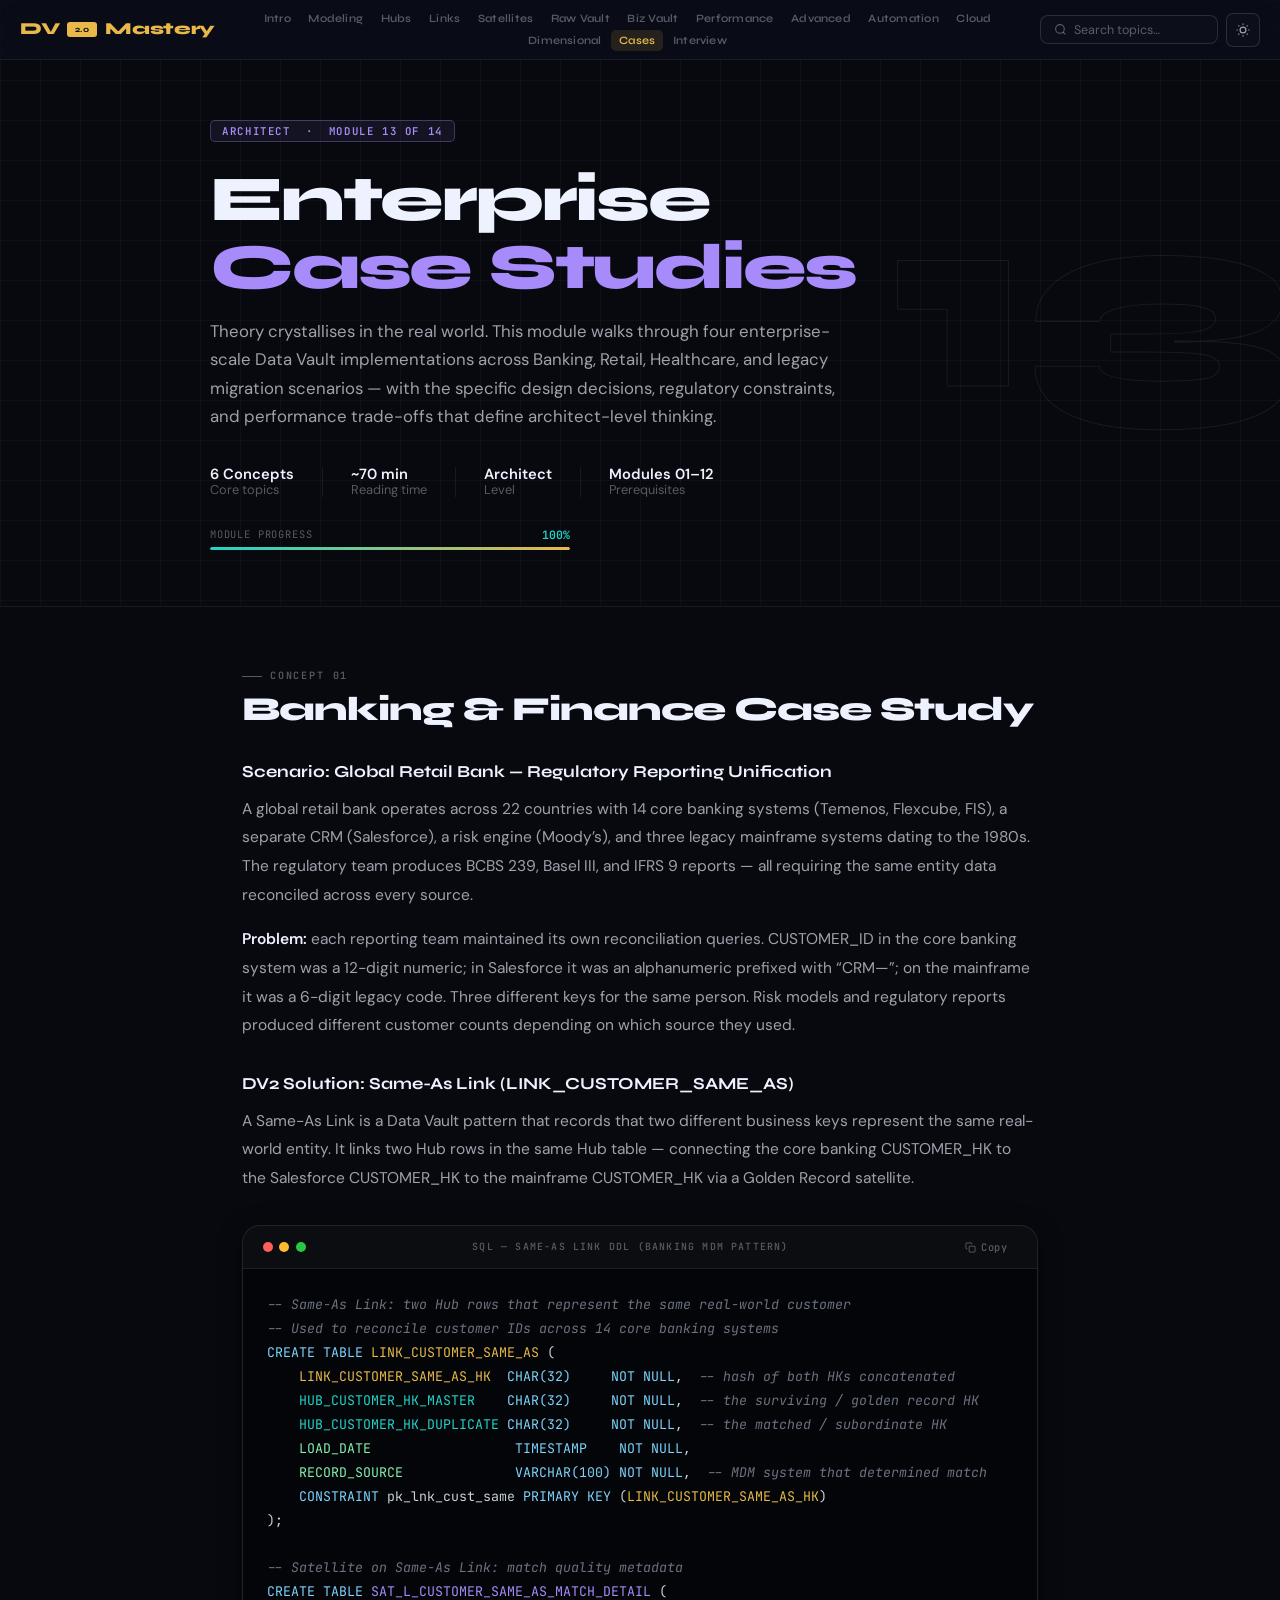
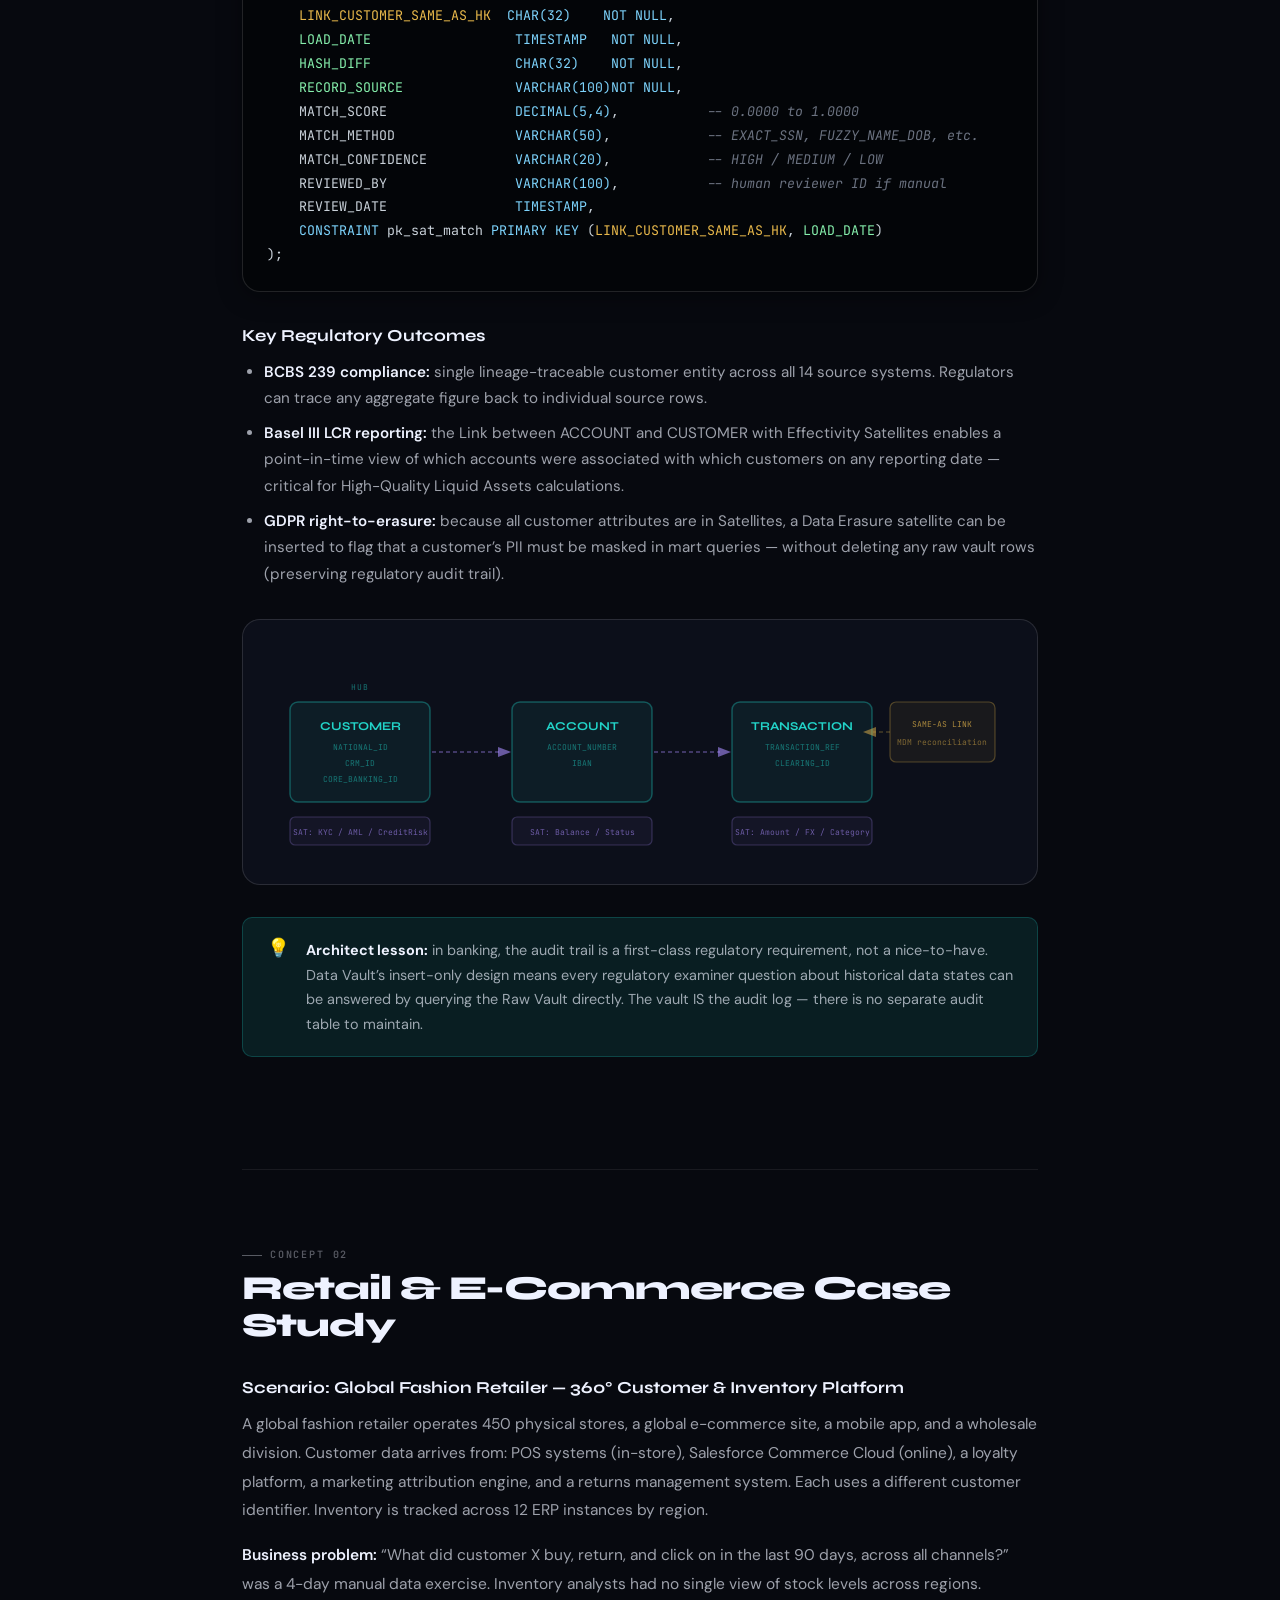
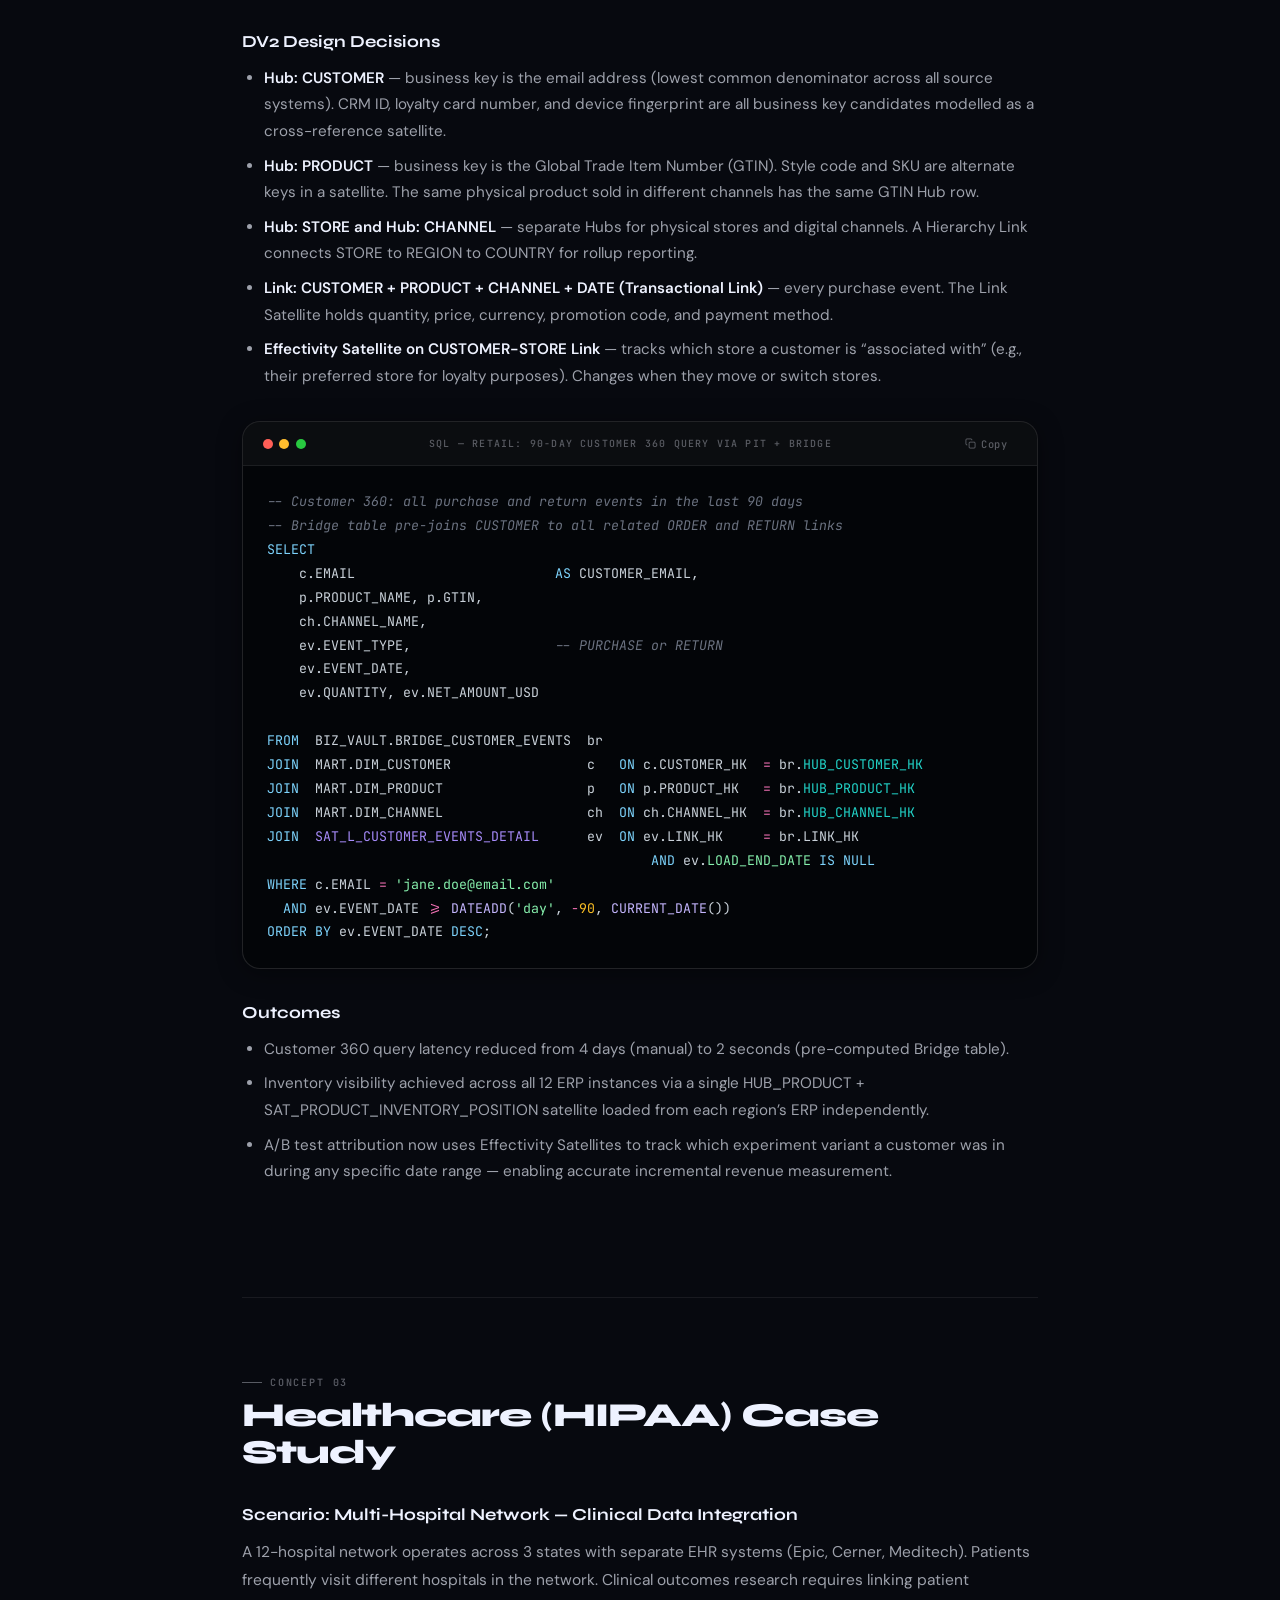
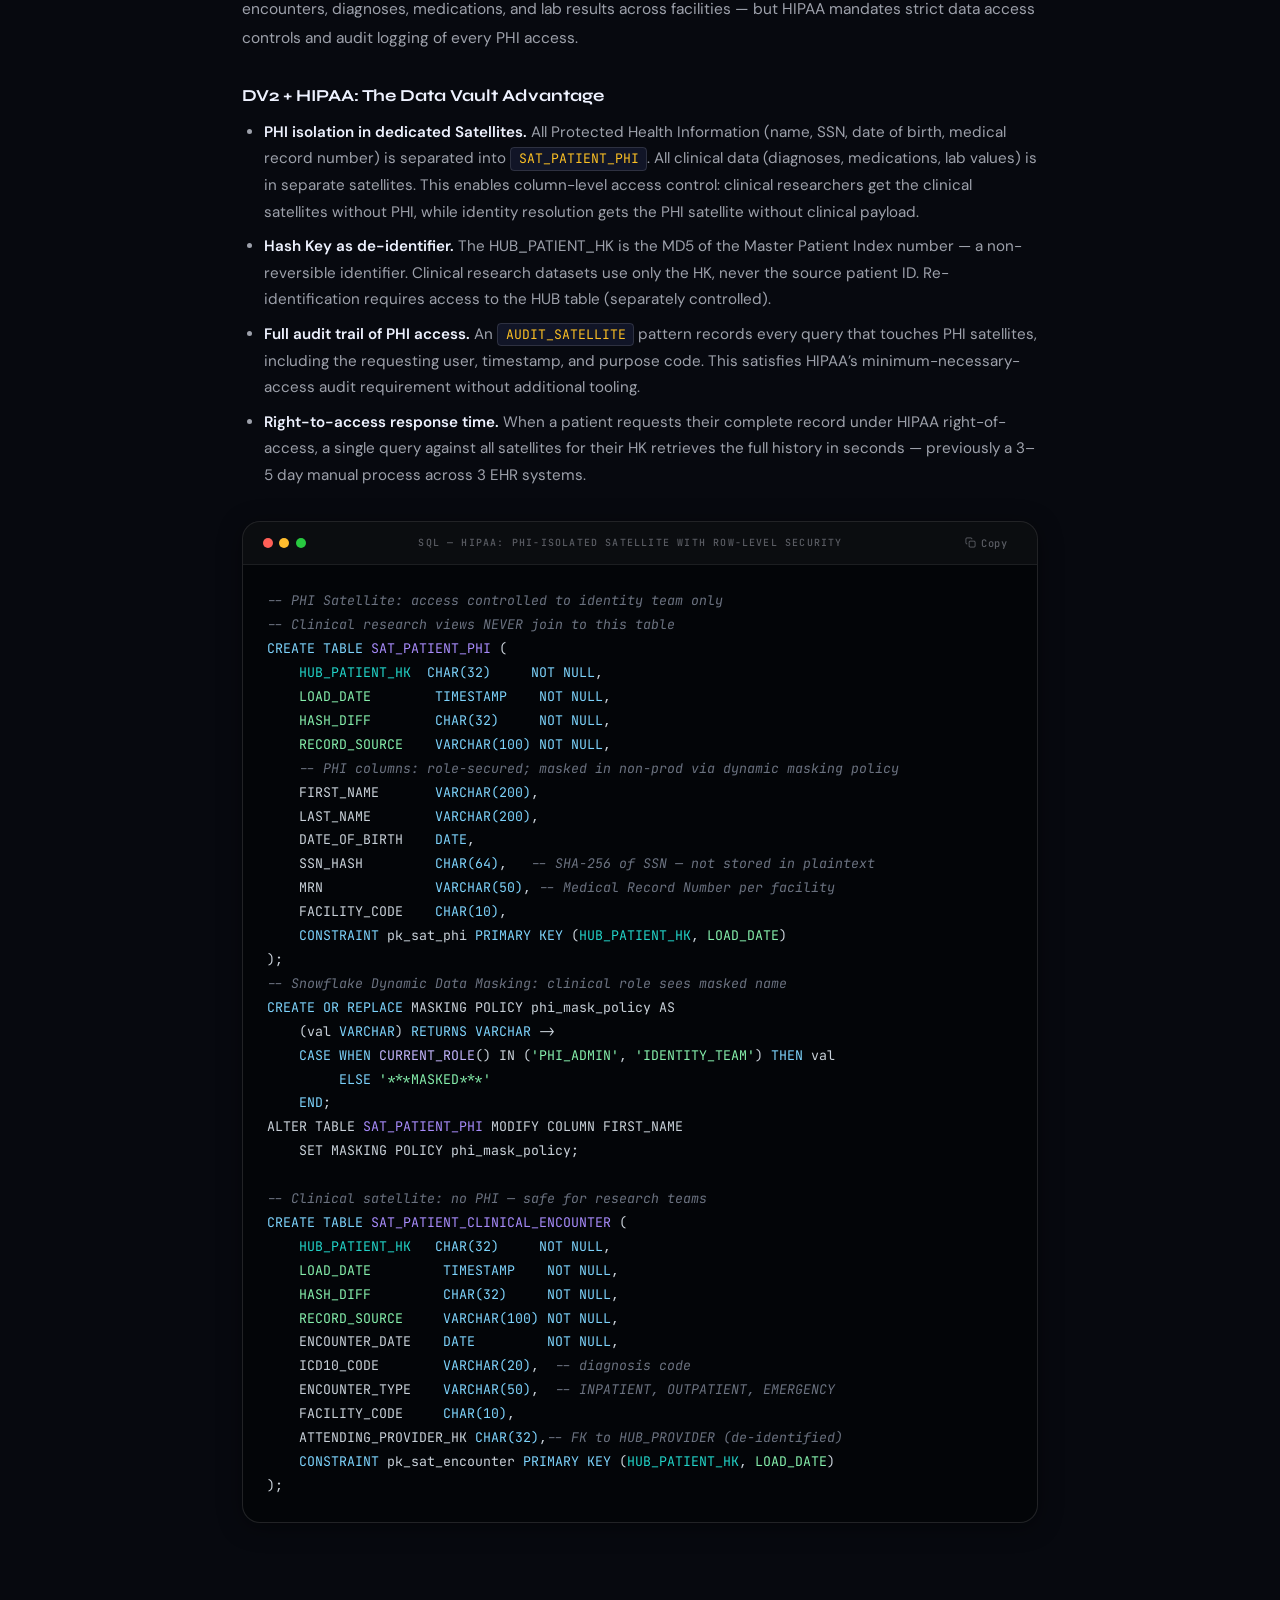
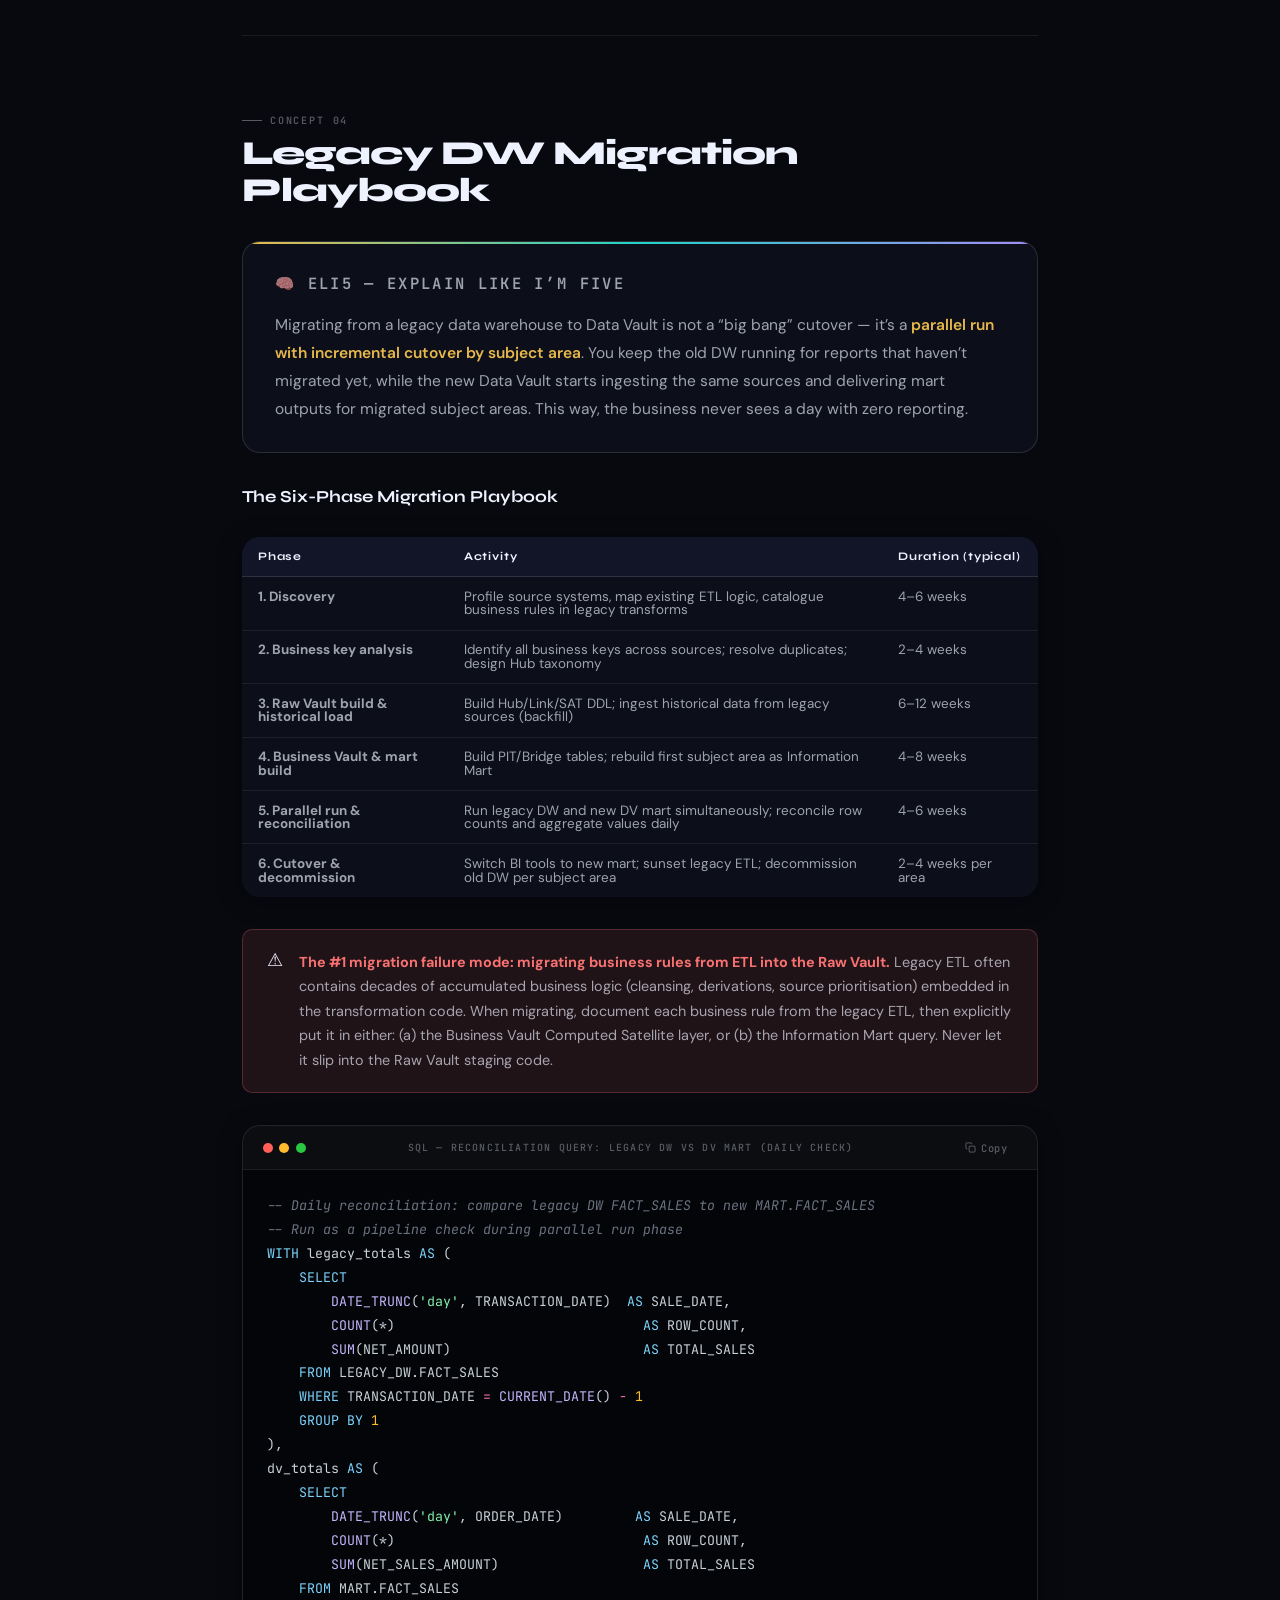
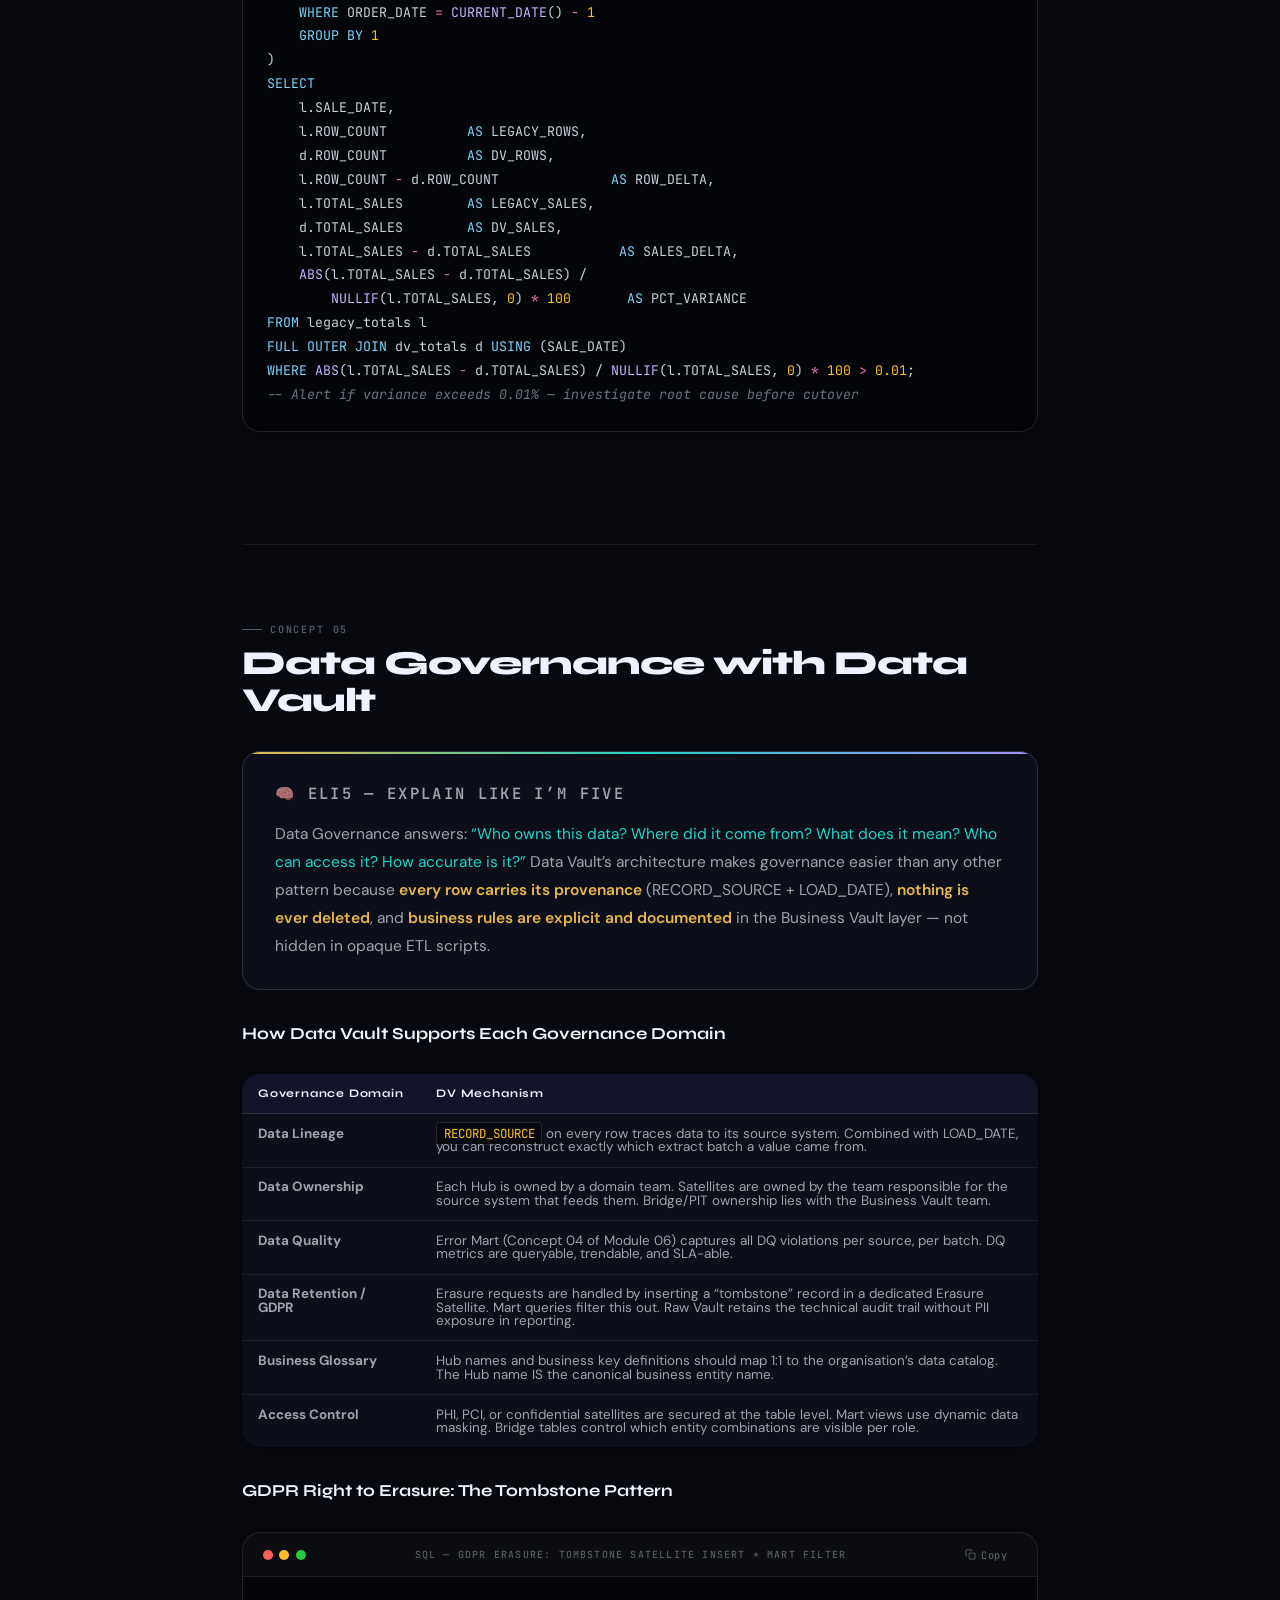
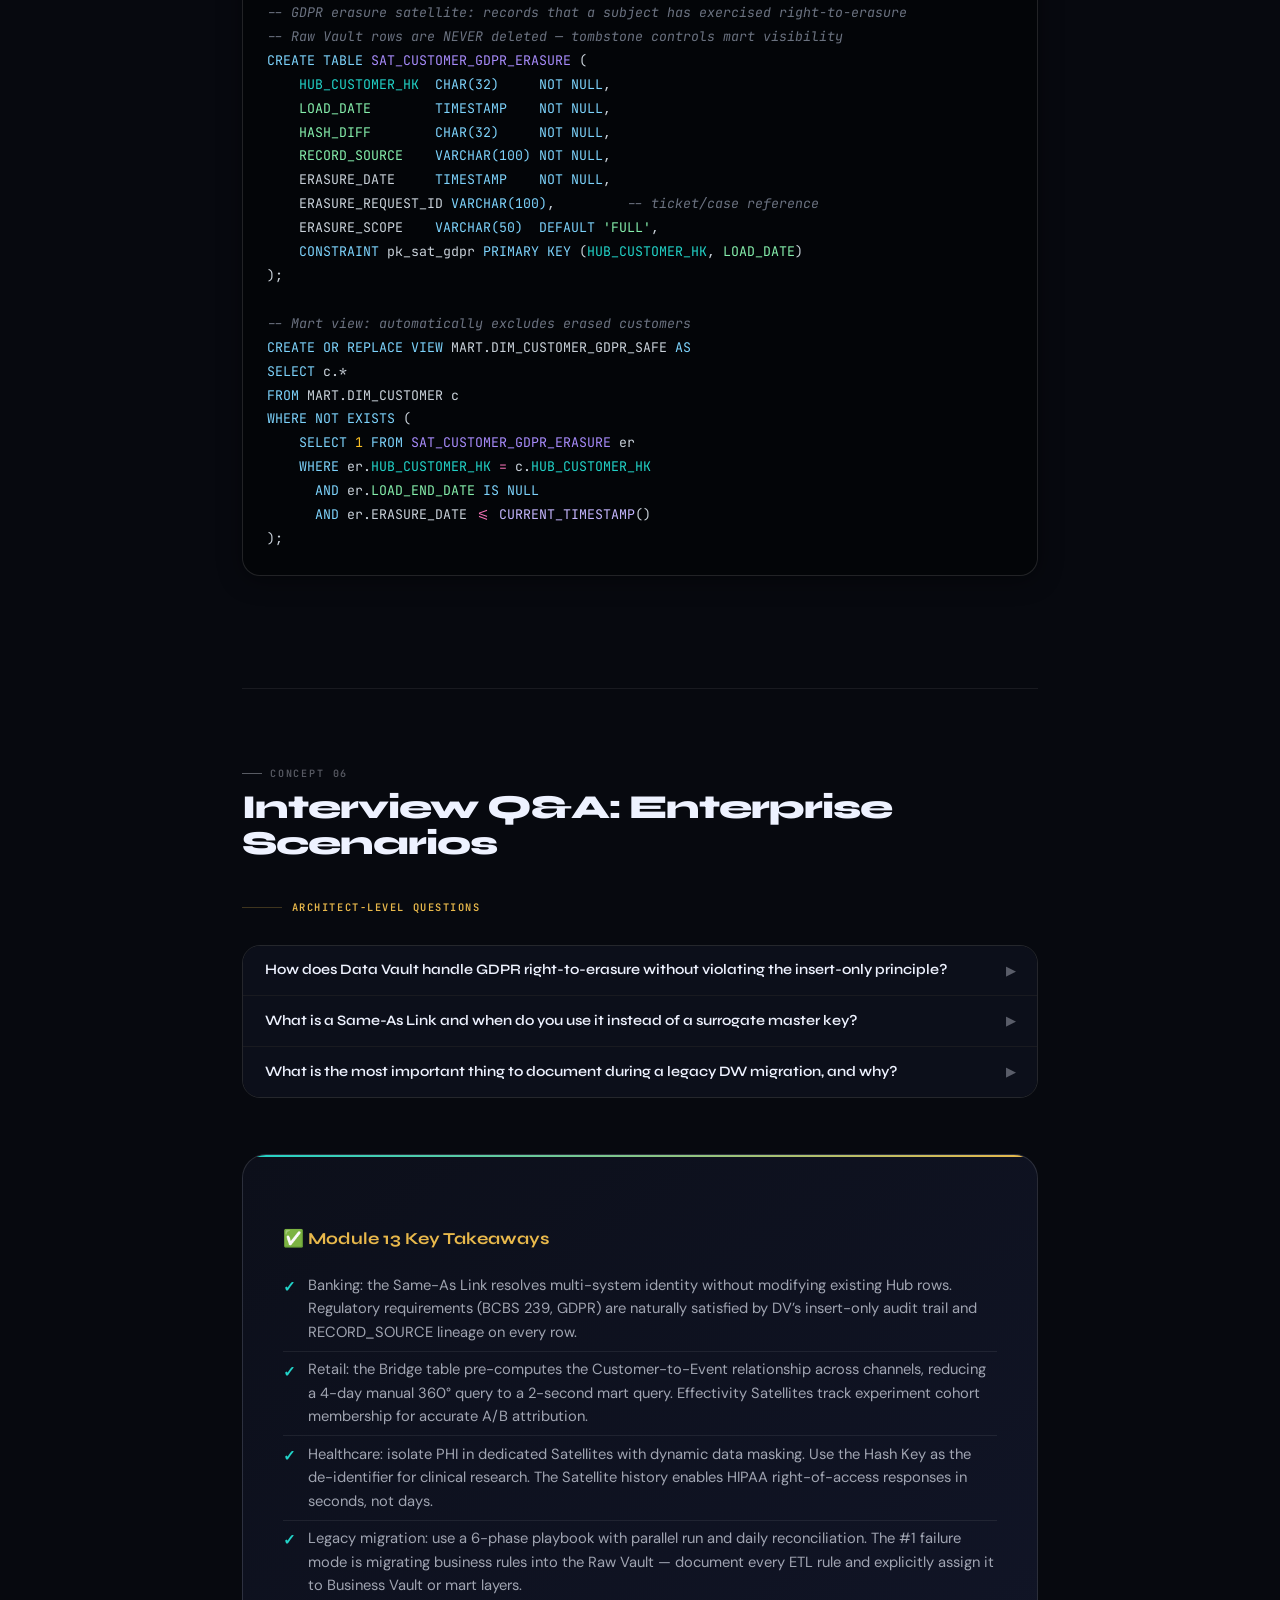
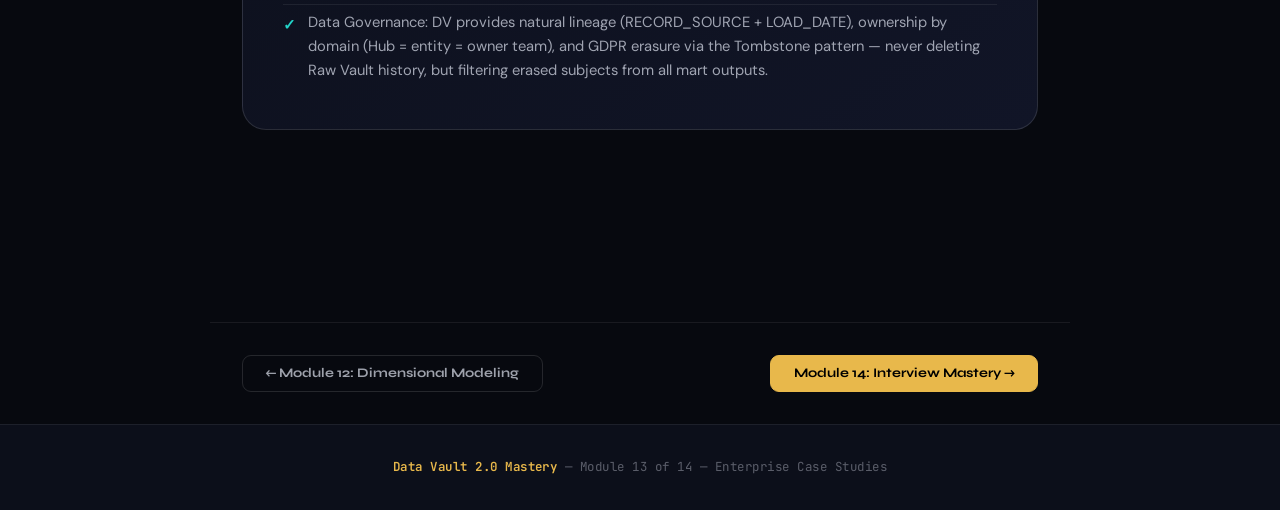
<file: modules/module13.html>
﻿<!DOCTYPE html>
<html lang="en" data-theme="dark">
<head>
<meta charset="UTF-8">
<meta name="viewport" content="width=device-width, initial-scale=1.0">
<meta name="description" content="Enterprise Case Studies — Banking, Retail, Healthcare HIPAA, legacy DW migration, and Data Governance with Data Vault 2.0. Architect-level real-world patterns.">
<title>Module 13: Enterprise Case Studies | DV2 Mastery</title>
<link rel="icon" type="image/svg+xml" href="../assets/favicon.svg">
<link rel="stylesheet" href="../assets/css/styles.css">
</head>
<body>

<!-- READING PROGRESS -->
<div class="reading-progress"><div class="reading-progress-bar"></div></div>

<!-- NAV -->
<nav class="nav">
  <a href="../index.html" class="nav-logo">DV<span class="nav-logo-badge">2.0</span>Mastery</a>
  <div class="nav-links">
    <a href="module01.html">Intro</a>
    <a href="module02.html">Modeling</a>
    <a href="module03.html">Hubs</a>
    <a href="module04.html">Links</a>
    <a href="module05.html">Satellites</a>
    <a href="module06.html">Raw Vault</a>
    <a href="module07.html">Biz Vault</a>
    <a href="module08.html">Performance</a>
    <a href="module09.html">Advanced</a>
    <a href="module10.html">Automation</a>
    <a href="module11.html">Cloud</a>
    <a href="module12.html">Dimensional</a>
    <a href="module13.html" class="active">Cases</a>
    <a href="module14.html">Interview</a>
  </div>
  <div class="nav-actions">
    <div class="nav-search">
      <svg width="13" height="13" viewBox="0 0 24 24" fill="none" stroke="currentColor" stroke-width="2"><circle cx="11" cy="11" r="8"/><line x1="21" y1="21" x2="16.65" y2="16.65"/></svg>
      <input type="text" placeholder="Search topics&hellip;" aria-label="Search topics">
    </div>
    <button class="btn-icon" id="theme-toggle" title="Toggle theme" aria-label="Toggle theme">
      <svg width="14" height="14" viewBox="0 0 24 24" fill="none" stroke="currentColor" stroke-width="2"><circle cx="12" cy="12" r="5"/><line x1="12" y1="1" x2="12" y2="3"/><line x1="12" y1="21" x2="12" y2="23"/><line x1="4.22" y1="4.22" x2="5.64" y2="5.64"/><line x1="18.36" y1="18.36" x2="19.78" y2="19.78"/><line x1="1" y1="12" x2="3" y2="12"/><line x1="21" y1="12" x2="23" y2="12"/><line x1="4.22" y1="19.78" x2="5.64" y2="18.36"/><line x1="18.36" y1="5.64" x2="19.78" y2="4.22"/></svg>
    </button>
  </div>
</nav>
<div id="search-dropdown" class="search-dropdown" role="listbox"></div>

<!-- MODULE HERO -->
<header class="mod-hero">
  <div class="mod-hero-grid"></div>
  <div class="mod-hero-ghost">13</div>
  <div class="mod-hero-inner">
    <span class="mod-tag" style="color:var(--purple);border-color:rgba(167,139,250,0.3);background:rgba(167,139,250,0.08)">
      Architect &nbsp;&middot;&nbsp; Module 13 of 14
    </span>
    <h1>Enterprise<br><em style="color:var(--purple)">Case Studies</em></h1>
    <p class="mod-hero-desc">
      Theory crystallises in the real world. This module walks through four enterprise-scale Data Vault implementations across Banking, Retail, Healthcare, and legacy migration scenarios &mdash; with the specific design decisions, regulatory constraints, and performance trade-offs that define architect-level thinking.
    </p>
    <div class="mod-meta">
      <div class="mod-meta-item"><strong>6 Concepts</strong>Core topics</div>
      <div class="mod-meta-item"><strong>~70 min</strong>Reading time</div>
      <div class="mod-meta-item"><strong>Architect</strong>Level</div>
      <div class="mod-meta-item"><strong>Modules 01&ndash;12</strong>Prerequisites</div>
    </div>
    <div class="mod-progress">
      <div class="mod-progress-row">
        <span class="mod-progress-label">Module Progress</span>
        <span class="mod-progress-pct">0%</span>
      </div>
      <div class="mod-progress-track"><div class="mod-progress-fill" style="width:0%"></div></div>
    </div>
  </div>
</header>

<!-- CONTENT -->
<main class="content">

  <!-- ============================================================
       CONCEPT 1: BANKING & FINANCE CASE STUDY
       ============================================================ -->
  <article class="concept" data-topic="banking-case" id="banking-case">
    <p class="concept-num">Concept 01</p>
    <h2>Banking &amp; Finance Case Study</h2>

    <div class="detail">
      <h3>Scenario: Global Retail Bank — Regulatory Reporting Unification</h3>
      <p>
        A global retail bank operates across 22 countries with 14 core banking systems (Temenos, Flexcube, FIS), a separate CRM (Salesforce), a risk engine (Moody&rsquo;s), and three legacy mainframe systems dating to the 1980s. The regulatory team produces BCBS 239, Basel III, and IFRS 9 reports &mdash; all requiring the same entity data reconciled across every source.
      </p>
      <p>
        <strong>Problem:</strong> each reporting team maintained its own reconciliation queries. CUSTOMER_ID in the core banking system was a 12-digit numeric; in Salesforce it was an alphanumeric prefixed with &ldquo;CRM&mdash;&rdquo;; on the mainframe it was a 6-digit legacy code. Three different keys for the same person. Risk models and regulatory reports produced different customer counts depending on which source they used.
      </p>
    </div>

    <div class="detail">
      <h3>DV2 Solution: Same-As Link (LINK_CUSTOMER_SAME_AS)</h3>
      <p>
        A Same-As Link is a Data Vault pattern that records that two different business keys represent the same real-world entity. It links two Hub rows in the same Hub table &mdash; connecting the core banking CUSTOMER_HK to the Salesforce CUSTOMER_HK to the mainframe CUSTOMER_HK via a Golden Record satellite.
      </p>
    </div>

    <div class="code-block">
      <div class="code-header">
        <div class="code-dots"><span class="code-dot"></span><span class="code-dot"></span><span class="code-dot"></span></div>
        <span class="code-label">SQL &mdash; Same-As Link DDL (Banking MDM Pattern)</span>
        <button class="copy-btn" aria-label="Copy code">
          <svg width="11" height="11" viewBox="0 0 24 24" fill="none" stroke="currentColor" stroke-width="2"><rect x="9" y="9" width="13" height="13" rx="2"/><path d="M5 15H4a2 2 0 0 1-2-2V4a2 2 0 0 1 2-2h9a2 2 0 0 1 2 2v1"/></svg>
          Copy
        </button>
      </div>
      <pre><span class="cm">-- Same-As Link: two Hub rows that represent the same real-world customer</span>
<span class="cm">-- Used to reconcile customer IDs across 14 core banking systems</span>
<span class="kw">CREATE TABLE</span> <span class="lnk">LINK_CUSTOMER_SAME_AS</span> (
    <span class="lnk">LINK_CUSTOMER_SAME_AS_HK</span>  <span class="typ">CHAR(32)</span>     <span class="kw">NOT NULL</span>,  <span class="cm">-- hash of both HKs concatenated</span>
    <span class="hub">HUB_CUSTOMER_HK_MASTER</span>    <span class="typ">CHAR(32)</span>     <span class="kw">NOT NULL</span>,  <span class="cm">-- the surviving / golden record HK</span>
    <span class="hub">HUB_CUSTOMER_HK_DUPLICATE</span> <span class="typ">CHAR(32)</span>     <span class="kw">NOT NULL</span>,  <span class="cm">-- the matched / subordinate HK</span>
    <span class="str">LOAD_DATE</span>                  <span class="typ">TIMESTAMP</span>    <span class="kw">NOT NULL</span>,
    <span class="str">RECORD_SOURCE</span>              <span class="typ">VARCHAR(100)</span> <span class="kw">NOT NULL</span>,  <span class="cm">-- MDM system that determined match</span>
    <span class="kw">CONSTRAINT</span> pk_lnk_cust_same <span class="kw">PRIMARY KEY</span> (<span class="lnk">LINK_CUSTOMER_SAME_AS_HK</span>)
);

<span class="cm">-- Satellite on Same-As Link: match quality metadata</span>
<span class="kw">CREATE TABLE</span> <span class="sat">SAT_L_CUSTOMER_SAME_AS_MATCH_DETAIL</span> (
    <span class="lnk">LINK_CUSTOMER_SAME_AS_HK</span>  <span class="typ">CHAR(32)</span>    <span class="kw">NOT NULL</span>,
    <span class="str">LOAD_DATE</span>                  <span class="typ">TIMESTAMP</span>   <span class="kw">NOT NULL</span>,
    <span class="str">HASH_DIFF</span>                  <span class="typ">CHAR(32)</span>    <span class="kw">NOT NULL</span>,
    <span class="str">RECORD_SOURCE</span>              <span class="typ">VARCHAR(100)</span><span class="kw">NOT NULL</span>,
    MATCH_SCORE                <span class="typ">DECIMAL(5,4)</span>,           <span class="cm">-- 0.0000 to 1.0000</span>
    MATCH_METHOD               <span class="typ">VARCHAR(50)</span>,            <span class="cm">-- EXACT_SSN, FUZZY_NAME_DOB, etc.</span>
    MATCH_CONFIDENCE           <span class="typ">VARCHAR(20)</span>,            <span class="cm">-- HIGH / MEDIUM / LOW</span>
    REVIEWED_BY                <span class="typ">VARCHAR(100)</span>,           <span class="cm">-- human reviewer ID if manual</span>
    REVIEW_DATE                <span class="typ">TIMESTAMP</span>,
    <span class="kw">CONSTRAINT</span> pk_sat_match <span class="kw">PRIMARY KEY</span> (<span class="lnk">LINK_CUSTOMER_SAME_AS_HK</span>, <span class="str">LOAD_DATE</span>)
);</pre>
    </div>

    <div class="detail">
      <h3>Key Regulatory Outcomes</h3>
      <ul>
        <li><strong>BCBS 239 compliance:</strong> single lineage-traceable customer entity across all 14 source systems. Regulators can trace any aggregate figure back to individual source rows.</li>
        <li><strong>Basel III LCR reporting:</strong> the Link between ACCOUNT and CUSTOMER with Effectivity Satellites enables a point-in-time view of which accounts were associated with which customers on any reporting date &mdash; critical for High-Quality Liquid Assets calculations.</li>
        <li><strong>GDPR right-to-erasure:</strong> because all customer attributes are in Satellites, a Data Erasure satellite can be inserted to flag that a customer&rsquo;s PII must be masked in mart queries &mdash; without deleting any raw vault rows (preserving regulatory audit trail).</li>
      </ul>
    </div>

    <!-- SVG: Banking DV model -->
    <div class="diagram">
      <svg viewBox="0 0 720 200" fill="none" xmlns="http://www.w3.org/2000/svg" aria-label="Banking Data Vault: Customer, Account, Transaction hubs with links and satellites">
        <!-- HUB CUSTOMER -->
        <rect x="10" y="50" width="140" height="100" rx="8" fill="rgba(34,211,200,0.07)" stroke="rgba(34,211,200,0.35)" stroke-width="1.5"/>
        <text x="80" y="38" text-anchor="middle" font-family="JetBrains Mono,monospace" font-size="8" fill="rgba(34,211,200,0.5)" letter-spacing="1">HUB</text>
        <text x="80" y="78" text-anchor="middle" font-family="Syne,sans-serif" font-size="12" font-weight="700" fill="#22d3c8">CUSTOMER</text>
        <text x="80" y="98" text-anchor="middle" font-family="JetBrains Mono,monospace" font-size="8" fill="rgba(34,211,200,0.5)">NATIONAL_ID</text>
        <text x="80" y="114" text-anchor="middle" font-family="JetBrains Mono,monospace" font-size="8" fill="rgba(34,211,200,0.5)">CRM_ID</text>
        <text x="80" y="130" text-anchor="middle" font-family="JetBrains Mono,monospace" font-size="8" fill="rgba(34,211,200,0.5)">CORE_BANKING_ID</text>

        <!-- LINK CUSTOMER-ACCOUNT -->
        <line x1="152" y1="100" x2="220" y2="100" stroke="rgba(167,139,250,0.45)" stroke-width="1.5" stroke-dasharray="4,3"/>
        <polygon points="218,95 231,100 218,105" fill="rgba(167,139,250,0.6)"/>

        <!-- HUB ACCOUNT -->
        <rect x="232" y="50" width="140" height="100" rx="8" fill="rgba(34,211,200,0.07)" stroke="rgba(34,211,200,0.35)" stroke-width="1.5"/>
        <text x="302" y="78" text-anchor="middle" font-family="Syne,sans-serif" font-size="12" font-weight="700" fill="#22d3c8">ACCOUNT</text>
        <text x="302" y="98" text-anchor="middle" font-family="JetBrains Mono,monospace" font-size="8" fill="rgba(34,211,200,0.5)">ACCOUNT_NUMBER</text>
        <text x="302" y="114" text-anchor="middle" font-family="JetBrains Mono,monospace" font-size="8" fill="rgba(34,211,200,0.5)">IBAN</text>

        <!-- LINK ACCOUNT-TRANSACTION -->
        <line x1="374" y1="100" x2="440" y2="100" stroke="rgba(167,139,250,0.45)" stroke-width="1.5" stroke-dasharray="4,3"/>
        <polygon points="438,95 451,100 438,105" fill="rgba(167,139,250,0.6)"/>

        <!-- HUB TRANSACTION -->
        <rect x="452" y="50" width="140" height="100" rx="8" fill="rgba(34,211,200,0.07)" stroke="rgba(34,211,200,0.35)" stroke-width="1.5"/>
        <text x="522" y="78" text-anchor="middle" font-family="Syne,sans-serif" font-size="12" font-weight="700" fill="#22d3c8">TRANSACTION</text>
        <text x="522" y="98" text-anchor="middle" font-family="JetBrains Mono,monospace" font-size="8" fill="rgba(34,211,200,0.5)">TRANSACTION_REF</text>
        <text x="522" y="114" text-anchor="middle" font-family="JetBrains Mono,monospace" font-size="8" fill="rgba(34,211,200,0.5)">CLEARING_ID</text>

        <!-- SAT on CUSTOMER -->
        <rect x="10" y="165" width="140" height="28" rx="5" fill="rgba(167,139,250,0.05)" stroke="rgba(167,139,250,0.25)" stroke-width="1.2"/>
        <text x="80" y="183" text-anchor="middle" font-family="JetBrains Mono,monospace" font-size="8" fill="rgba(167,139,250,0.6)">SAT: KYC / AML / CreditRisk</text>

        <!-- SAT on ACCOUNT -->
        <rect x="232" y="165" width="140" height="28" rx="5" fill="rgba(167,139,250,0.05)" stroke="rgba(167,139,250,0.25)" stroke-width="1.2"/>
        <text x="302" y="183" text-anchor="middle" font-family="JetBrains Mono,monospace" font-size="8" fill="rgba(167,139,250,0.6)">SAT: Balance / Status</text>

        <!-- SAT on TRANSACTION -->
        <rect x="452" y="165" width="140" height="28" rx="5" fill="rgba(167,139,250,0.05)" stroke="rgba(167,139,250,0.25)" stroke-width="1.2"/>
        <text x="522" y="183" text-anchor="middle" font-family="JetBrains Mono,monospace" font-size="8" fill="rgba(167,139,250,0.6)">SAT: Amount / FX / Category</text>

        <!-- Same-As link -->
        <rect x="610" y="50" width="105" height="60" rx="6" fill="rgba(232,184,75,0.06)" stroke="rgba(232,184,75,0.3)" stroke-width="1.2"/>
        <text x="662" y="75" text-anchor="middle" font-family="JetBrains Mono,monospace" font-size="8" fill="rgba(232,184,75,0.7)">SAME-AS LINK</text>
        <text x="662" y="93" text-anchor="middle" font-family="JetBrains Mono,monospace" font-size="8" fill="rgba(232,184,75,0.5)">MDM reconciliation</text>
        <line x1="610" y1="80" x2="593" y2="80" stroke="rgba(232,184,75,0.4)" stroke-width="1.2" stroke-dasharray="4,3"/>
        <polygon points="596,75 583,80 596,85" fill="rgba(232,184,75,0.5)"/>
      </svg>
    </div>

    <div class="callout">
      <span class="callout-icon">&#128161;</span>
      <p><strong>Architect lesson:</strong> in banking, the audit trail is a first-class regulatory requirement, not a nice-to-have. Data Vault&rsquo;s insert-only design means every regulatory examiner question about historical data states can be answered by querying the Raw Vault directly. The vault IS the audit log &mdash; there is no separate audit table to maintain.</p>
    </div>
  </article>

  <!-- ============================================================
       CONCEPT 2: RETAIL & E-COMMERCE CASE STUDY
       ============================================================ -->
  <article class="concept" data-topic="retail-case" id="retail-case">
    <p class="concept-num">Concept 02</p>
    <h2>Retail &amp; E-Commerce Case Study</h2>

    <div class="detail">
      <h3>Scenario: Global Fashion Retailer — 360&deg; Customer &amp; Inventory Platform</h3>
      <p>
        A global fashion retailer operates 450 physical stores, a global e-commerce site, a mobile app, and a wholesale division. Customer data arrives from: POS systems (in-store), Salesforce Commerce Cloud (online), a loyalty platform, a marketing attribution engine, and a returns management system. Each uses a different customer identifier. Inventory is tracked across 12 ERP instances by region.
      </p>
      <p>
        <strong>Business problem:</strong> &ldquo;What did customer X buy, return, and click on in the last 90 days, across all channels?&rdquo; was a 4-day manual data exercise. Inventory analysts had no single view of stock levels across regions.
      </p>
    </div>

    <div class="detail">
      <h3>DV2 Design Decisions</h3>
      <ul>
        <li><strong>Hub: CUSTOMER</strong> &mdash; business key is the email address (lowest common denominator across all source systems). CRM ID, loyalty card number, and device fingerprint are all business key candidates modelled as a cross-reference satellite.</li>
        <li><strong>Hub: PRODUCT</strong> &mdash; business key is the Global Trade Item Number (GTIN). Style code and SKU are alternate keys in a satellite. The same physical product sold in different channels has the same GTIN Hub row.</li>
        <li><strong>Hub: STORE and Hub: CHANNEL</strong> &mdash; separate Hubs for physical stores and digital channels. A Hierarchy Link connects STORE to REGION to COUNTRY for rollup reporting.</li>
        <li><strong>Link: CUSTOMER + PRODUCT + CHANNEL + DATE (Transactional Link)</strong> &mdash; every purchase event. The Link Satellite holds quantity, price, currency, promotion code, and payment method.</li>
        <li><strong>Effectivity Satellite on CUSTOMER-STORE Link</strong> &mdash; tracks which store a customer is &ldquo;associated with&rdquo; (e.g., their preferred store for loyalty purposes). Changes when they move or switch stores.</li>
      </ul>
    </div>

    <div class="code-block">
      <div class="code-header">
        <div class="code-dots"><span class="code-dot"></span><span class="code-dot"></span><span class="code-dot"></span></div>
        <span class="code-label">SQL &mdash; Retail: 90-Day Customer 360 Query via PIT + Bridge</span>
        <button class="copy-btn" aria-label="Copy code">
          <svg width="11" height="11" viewBox="0 0 24 24" fill="none" stroke="currentColor" stroke-width="2"><rect x="9" y="9" width="13" height="13" rx="2"/><path d="M5 15H4a2 2 0 0 1-2-2V4a2 2 0 0 1 2-2h9a2 2 0 0 1 2 2v1"/></svg>
          Copy
        </button>
      </div>
      <pre><span class="cm">-- Customer 360: all purchase and return events in the last 90 days</span>
<span class="cm">-- Bridge table pre-joins CUSTOMER to all related ORDER and RETURN links</span>
<span class="kw">SELECT</span>
    c.EMAIL                         <span class="kw">AS</span> CUSTOMER_EMAIL,
    p.PRODUCT_NAME, p.GTIN,
    ch.CHANNEL_NAME,
    ev.EVENT_TYPE,                  <span class="cm">-- PURCHASE or RETURN</span>
    ev.EVENT_DATE,
    ev.QUANTITY, ev.NET_AMOUNT_USD

<span class="kw">FROM</span>  BIZ_VAULT.BRIDGE_CUSTOMER_EVENTS  br
<span class="kw">JOIN</span>  MART.DIM_CUSTOMER                 c   <span class="kw">ON</span> c.CUSTOMER_HK  <span class="op">=</span> br.<span class="hub">HUB_CUSTOMER_HK</span>
<span class="kw">JOIN</span>  MART.DIM_PRODUCT                  p   <span class="kw">ON</span> p.PRODUCT_HK   <span class="op">=</span> br.<span class="hub">HUB_PRODUCT_HK</span>
<span class="kw">JOIN</span>  MART.DIM_CHANNEL                  ch  <span class="kw">ON</span> ch.CHANNEL_HK  <span class="op">=</span> br.<span class="hub">HUB_CHANNEL_HK</span>
<span class="kw">JOIN</span>  <span class="sat">SAT_L_CUSTOMER_EVENTS_DETAIL</span>      ev  <span class="kw">ON</span> ev.LINK_HK     <span class="op">=</span> br.LINK_HK
                                                <span class="kw">AND</span> ev.<span class="str">LOAD_END_DATE</span> <span class="kw">IS NULL</span>
<span class="kw">WHERE</span> c.EMAIL <span class="op">=</span> <span class="str">'jane.doe@email.com'</span>
  <span class="kw">AND</span> ev.EVENT_DATE <span class="op">&gt;=</span> <span class="fn">DATEADD</span>(<span class="str">'day'</span>, <span class="op">-</span><span class="num">90</span>, <span class="fn">CURRENT_DATE</span>())
<span class="kw">ORDER BY</span> ev.EVENT_DATE <span class="kw">DESC</span>;</pre>
    </div>

    <div class="detail">
      <h3>Outcomes</h3>
      <ul>
        <li>Customer 360 query latency reduced from 4 days (manual) to 2 seconds (pre-computed Bridge table).</li>
        <li>Inventory visibility achieved across all 12 ERP instances via a single HUB_PRODUCT + SAT_PRODUCT_INVENTORY_POSITION satellite loaded from each region&rsquo;s ERP independently.</li>
        <li>A/B test attribution now uses Effectivity Satellites to track which experiment variant a customer was in during any specific date range &mdash; enabling accurate incremental revenue measurement.</li>
      </ul>
    </div>
  </article>

  <!-- ============================================================
       CONCEPT 3: HEALTHCARE (HIPAA) CASE STUDY
       ============================================================ -->
  <article class="concept" data-topic="healthcare-case" id="healthcare-case">
    <p class="concept-num">Concept 03</p>
    <h2>Healthcare (HIPAA) Case Study</h2>

    <div class="detail">
      <h3>Scenario: Multi-Hospital Network — Clinical Data Integration</h3>
      <p>
        A 12-hospital network operates across 3 states with separate EHR systems (Epic, Cerner, Meditech). Patients frequently visit different hospitals in the network. Clinical outcomes research requires linking patient encounters, diagnoses, medications, and lab results across facilities &mdash; but HIPAA mandates strict data access controls and audit logging of every PHI access.
      </p>
    </div>

    <div class="detail">
      <h3>DV2 + HIPAA: The Data Vault Advantage</h3>
      <ul>
        <li><strong>PHI isolation in dedicated Satellites.</strong> All Protected Health Information (name, SSN, date of birth, medical record number) is separated into <code>SAT_PATIENT_PHI</code>. All clinical data (diagnoses, medications, lab values) is in separate satellites. This enables column-level access control: clinical researchers get the clinical satellites without PHI, while identity resolution gets the PHI satellite without clinical payload.</li>
        <li><strong>Hash Key as de-identifier.</strong> The HUB_PATIENT_HK is the MD5 of the Master Patient Index number &mdash; a non-reversible identifier. Clinical research datasets use only the HK, never the source patient ID. Re-identification requires access to the HUB table (separately controlled).</li>
        <li><strong>Full audit trail of PHI access.</strong> An <code>AUDIT_SATELLITE</code> pattern records every query that touches PHI satellites, including the requesting user, timestamp, and purpose code. This satisfies HIPAA&rsquo;s minimum-necessary-access audit requirement without additional tooling.</li>
        <li><strong>Right-to-access response time.</strong> When a patient requests their complete record under HIPAA right-of-access, a single query against all satellites for their HK retrieves the full history in seconds &mdash; previously a 3&ndash;5 day manual process across 3 EHR systems.</li>
      </ul>
    </div>

    <div class="code-block">
      <div class="code-header">
        <div class="code-dots"><span class="code-dot"></span><span class="code-dot"></span><span class="code-dot"></span></div>
        <span class="code-label">SQL &mdash; HIPAA: PHI-isolated Satellite with Row-Level Security</span>
        <button class="copy-btn" aria-label="Copy code">
          <svg width="11" height="11" viewBox="0 0 24 24" fill="none" stroke="currentColor" stroke-width="2"><rect x="9" y="9" width="13" height="13" rx="2"/><path d="M5 15H4a2 2 0 0 1-2-2V4a2 2 0 0 1 2-2h9a2 2 0 0 1 2 2v1"/></svg>
          Copy
        </button>
      </div>
      <pre><span class="cm">-- PHI Satellite: access controlled to identity team only</span>
<span class="cm">-- Clinical research views NEVER join to this table</span>
<span class="kw">CREATE TABLE</span> <span class="sat">SAT_PATIENT_PHI</span> (
    <span class="hub">HUB_PATIENT_HK</span>  <span class="typ">CHAR(32)</span>     <span class="kw">NOT NULL</span>,
    <span class="str">LOAD_DATE</span>        <span class="typ">TIMESTAMP</span>    <span class="kw">NOT NULL</span>,
    <span class="str">HASH_DIFF</span>        <span class="typ">CHAR(32)</span>     <span class="kw">NOT NULL</span>,
    <span class="str">RECORD_SOURCE</span>    <span class="typ">VARCHAR(100)</span> <span class="kw">NOT NULL</span>,
    <span class="cm">-- PHI columns: role-secured; masked in non-prod via dynamic masking policy</span>
    FIRST_NAME       <span class="typ">VARCHAR(200)</span>,
    LAST_NAME        <span class="typ">VARCHAR(200)</span>,
    DATE_OF_BIRTH    <span class="typ">DATE</span>,
    SSN_HASH         <span class="typ">CHAR(64)</span>,   <span class="cm">-- SHA-256 of SSN — not stored in plaintext</span>
    MRN              <span class="typ">VARCHAR(50)</span>, <span class="cm">-- Medical Record Number per facility</span>
    FACILITY_CODE    <span class="typ">CHAR(10)</span>,
    <span class="kw">CONSTRAINT</span> pk_sat_phi <span class="kw">PRIMARY KEY</span> (<span class="hub">HUB_PATIENT_HK</span>, <span class="str">LOAD_DATE</span>)
);
<span class="cm">-- Snowflake Dynamic Data Masking: clinical role sees masked name</span>
<span class="kw">CREATE OR REPLACE</span> MASKING POLICY phi_mask_policy AS
    (val <span class="typ">VARCHAR</span>) <span class="kw">RETURNS</span> <span class="typ">VARCHAR</span> ->
    <span class="kw">CASE WHEN</span> <span class="fn">CURRENT_ROLE</span>() IN (<span class="str">'PHI_ADMIN'</span>, <span class="str">'IDENTITY_TEAM'</span>) <span class="kw">THEN</span> val
         <span class="kw">ELSE</span> <span class="str">'***MASKED***'</span>
    <span class="kw">END</span>;
ALTER TABLE <span class="sat">SAT_PATIENT_PHI</span> MODIFY COLUMN FIRST_NAME
    SET MASKING POLICY phi_mask_policy;

<span class="cm">-- Clinical satellite: no PHI — safe for research teams</span>
<span class="kw">CREATE TABLE</span> <span class="sat">SAT_PATIENT_CLINICAL_ENCOUNTER</span> (
    <span class="hub">HUB_PATIENT_HK</span>   <span class="typ">CHAR(32)</span>     <span class="kw">NOT NULL</span>,
    <span class="str">LOAD_DATE</span>         <span class="typ">TIMESTAMP</span>    <span class="kw">NOT NULL</span>,
    <span class="str">HASH_DIFF</span>         <span class="typ">CHAR(32)</span>     <span class="kw">NOT NULL</span>,
    <span class="str">RECORD_SOURCE</span>     <span class="typ">VARCHAR(100)</span> <span class="kw">NOT NULL</span>,
    ENCOUNTER_DATE    <span class="typ">DATE</span>         <span class="kw">NOT NULL</span>,
    ICD10_CODE        <span class="typ">VARCHAR(20)</span>,  <span class="cm">-- diagnosis code</span>
    ENCOUNTER_TYPE    <span class="typ">VARCHAR(50)</span>,  <span class="cm">-- INPATIENT, OUTPATIENT, EMERGENCY</span>
    FACILITY_CODE     <span class="typ">CHAR(10)</span>,
    ATTENDING_PROVIDER_HK <span class="typ">CHAR(32)</span>,<span class="cm">-- FK to HUB_PROVIDER (de-identified)</span>
    <span class="kw">CONSTRAINT</span> pk_sat_encounter <span class="kw">PRIMARY KEY</span> (<span class="hub">HUB_PATIENT_HK</span>, <span class="str">LOAD_DATE</span>)
);</pre>
    </div>
  </article>

  <!-- ============================================================
       CONCEPT 4: LEGACY DW MIGRATION PLAYBOOK
       ============================================================ -->
  <article class="concept" data-topic="migration-playbook" id="migration-playbook">
    <p class="concept-num">Concept 04</p>
    <h2>Legacy DW Migration Playbook</h2>

    <div class="eli5">
      <p class="eli5-label">&#129504; ELI5 &mdash; Explain Like I&rsquo;m Five</p>
      <p>
        Migrating from a legacy data warehouse to Data Vault is not a &ldquo;big bang&rdquo; cutover &mdash; it&rsquo;s a <strong>parallel run with incremental cutover by subject area</strong>. You keep the old DW running for reports that haven&rsquo;t migrated yet, while the new Data Vault starts ingesting the same sources and delivering mart outputs for migrated subject areas. This way, the business never sees a day with zero reporting.
      </p>
    </div>

    <div class="detail">
      <h3>The Six-Phase Migration Playbook</h3>
    </div>

    <table class="data-table">
      <thead>
        <tr>
          <th>Phase</th>
          <th>Activity</th>
          <th>Duration (typical)</th>
        </tr>
      </thead>
      <tbody>
        <tr>
          <td><strong>1. Discovery</strong></td>
          <td>Profile source systems, map existing ETL logic, catalogue business rules in legacy transforms</td>
          <td>4&ndash;6 weeks</td>
        </tr>
        <tr>
          <td><strong>2. Business key analysis</strong></td>
          <td>Identify all business keys across sources; resolve duplicates; design Hub taxonomy</td>
          <td>2&ndash;4 weeks</td>
        </tr>
        <tr>
          <td><strong>3. Raw Vault build &amp; historical load</strong></td>
          <td>Build Hub/Link/SAT DDL; ingest historical data from legacy sources (backfill)</td>
          <td>6&ndash;12 weeks</td>
        </tr>
        <tr>
          <td><strong>4. Business Vault &amp; mart build</strong></td>
          <td>Build PIT/Bridge tables; rebuild first subject area as Information Mart</td>
          <td>4&ndash;8 weeks</td>
        </tr>
        <tr>
          <td><strong>5. Parallel run &amp; reconciliation</strong></td>
          <td>Run legacy DW and new DV mart simultaneously; reconcile row counts and aggregate values daily</td>
          <td>4&ndash;6 weeks</td>
        </tr>
        <tr>
          <td><strong>6. Cutover &amp; decommission</strong></td>
          <td>Switch BI tools to new mart; sunset legacy ETL; decommission old DW per subject area</td>
          <td>2&ndash;4 weeks per area</td>
        </tr>
      </tbody>
    </table>

    <div class="warn">
      <span class="warn-icon">&#9888;</span>
      <p>
        <strong>The #1 migration failure mode: migrating business rules from ETL into the Raw Vault.</strong> Legacy ETL often contains decades of accumulated business logic (cleansing, derivations, source prioritisation) embedded in the transformation code. When migrating, document each business rule from the legacy ETL, then explicitly put it in either: (a) the Business Vault Computed Satellite layer, or (b) the Information Mart query. Never let it slip into the Raw Vault staging code.
      </p>
    </div>

    <div class="code-block">
      <div class="code-header">
        <div class="code-dots"><span class="code-dot"></span><span class="code-dot"></span><span class="code-dot"></span></div>
        <span class="code-label">SQL &mdash; Reconciliation Query: Legacy DW vs DV Mart (Daily Check)</span>
        <button class="copy-btn" aria-label="Copy code">
          <svg width="11" height="11" viewBox="0 0 24 24" fill="none" stroke="currentColor" stroke-width="2"><rect x="9" y="9" width="13" height="13" rx="2"/><path d="M5 15H4a2 2 0 0 1-2-2V4a2 2 0 0 1 2-2h9a2 2 0 0 1 2 2v1"/></svg>
          Copy
        </button>
      </div>
      <pre><span class="cm">-- Daily reconciliation: compare legacy DW FACT_SALES to new MART.FACT_SALES</span>
<span class="cm">-- Run as a pipeline check during parallel run phase</span>
<span class="kw">WITH</span> legacy_totals <span class="kw">AS</span> (
    <span class="kw">SELECT</span>
        <span class="fn">DATE_TRUNC</span>(<span class="str">'day'</span>, TRANSACTION_DATE)  <span class="kw">AS</span> SALE_DATE,
        <span class="fn">COUNT</span>(*)                               <span class="kw">AS</span> ROW_COUNT,
        <span class="fn">SUM</span>(NET_AMOUNT)                        <span class="kw">AS</span> TOTAL_SALES
    <span class="kw">FROM</span> LEGACY_DW.FACT_SALES
    <span class="kw">WHERE</span> TRANSACTION_DATE <span class="op">=</span> <span class="fn">CURRENT_DATE</span>() <span class="op">-</span> <span class="num">1</span>
    <span class="kw">GROUP BY</span> <span class="num">1</span>
),
dv_totals <span class="kw">AS</span> (
    <span class="kw">SELECT</span>
        <span class="fn">DATE_TRUNC</span>(<span class="str">'day'</span>, ORDER_DATE)         <span class="kw">AS</span> SALE_DATE,
        <span class="fn">COUNT</span>(*)                               <span class="kw">AS</span> ROW_COUNT,
        <span class="fn">SUM</span>(NET_SALES_AMOUNT)                  <span class="kw">AS</span> TOTAL_SALES
    <span class="kw">FROM</span> MART.FACT_SALES
    <span class="kw">WHERE</span> ORDER_DATE <span class="op">=</span> <span class="fn">CURRENT_DATE</span>() <span class="op">-</span> <span class="num">1</span>
    <span class="kw">GROUP BY</span> <span class="num">1</span>
)
<span class="kw">SELECT</span>
    l.SALE_DATE,
    l.ROW_COUNT          <span class="kw">AS</span> LEGACY_ROWS,
    d.ROW_COUNT          <span class="kw">AS</span> DV_ROWS,
    l.ROW_COUNT <span class="op">-</span> d.ROW_COUNT              <span class="kw">AS</span> ROW_DELTA,
    l.TOTAL_SALES        <span class="kw">AS</span> LEGACY_SALES,
    d.TOTAL_SALES        <span class="kw">AS</span> DV_SALES,
    l.TOTAL_SALES <span class="op">-</span> d.TOTAL_SALES           <span class="kw">AS</span> SALES_DELTA,
    <span class="fn">ABS</span>(l.TOTAL_SALES <span class="op">-</span> d.TOTAL_SALES) /
        <span class="fn">NULLIF</span>(l.TOTAL_SALES, <span class="num">0</span>) <span class="op">*</span> <span class="num">100</span>       <span class="kw">AS</span> PCT_VARIANCE
<span class="kw">FROM</span> legacy_totals l
<span class="kw">FULL OUTER JOIN</span> dv_totals d <span class="kw">USING</span> (SALE_DATE)
<span class="kw">WHERE</span> <span class="fn">ABS</span>(l.TOTAL_SALES <span class="op">-</span> d.TOTAL_SALES) / <span class="fn">NULLIF</span>(l.TOTAL_SALES, <span class="num">0</span>) <span class="op">*</span> <span class="num">100</span> <span class="op">&gt;</span> <span class="num">0.01</span>;
<span class="cm">-- Alert if variance exceeds 0.01% — investigate root cause before cutover</span></pre>
    </div>
  </article>

  <!-- ============================================================
       CONCEPT 5: DATA GOVERNANCE WITH DATA VAULT
       ============================================================ -->
  <article class="concept" data-topic="data-governance" id="data-governance">
    <p class="concept-num">Concept 05</p>
    <h2>Data Governance with Data Vault</h2>

    <div class="eli5">
      <p class="eli5-label">&#129504; ELI5 &mdash; Explain Like I&rsquo;m Five</p>
      <p>
        Data Governance answers: <em>&ldquo;Who owns this data? Where did it come from? What does it mean? Who can access it? How accurate is it?&rdquo;</em> Data Vault&rsquo;s architecture makes governance easier than any other pattern because <strong>every row carries its provenance</strong> (RECORD_SOURCE + LOAD_DATE), <strong>nothing is ever deleted</strong>, and <strong>business rules are explicit and documented</strong> in the Business Vault layer &mdash; not hidden in opaque ETL scripts.
      </p>
    </div>

    <div class="detail">
      <h3>How Data Vault Supports Each Governance Domain</h3>
    </div>

    <table class="data-table">
      <thead>
        <tr>
          <th>Governance Domain</th>
          <th>DV Mechanism</th>
        </tr>
      </thead>
      <tbody>
        <tr>
          <td><strong>Data Lineage</strong></td>
          <td><code>RECORD_SOURCE</code> on every row traces data to its source system. Combined with LOAD_DATE, you can reconstruct exactly which extract batch a value came from.</td>
        </tr>
        <tr>
          <td><strong>Data Ownership</strong></td>
          <td>Each Hub is owned by a domain team. Satellites are owned by the team responsible for the source system that feeds them. Bridge/PIT ownership lies with the Business Vault team.</td>
        </tr>
        <tr>
          <td><strong>Data Quality</strong></td>
          <td>Error Mart (Concept 04 of Module 06) captures all DQ violations per source, per batch. DQ metrics are queryable, trendable, and SLA-able.</td>
        </tr>
        <tr>
          <td><strong>Data Retention / GDPR</strong></td>
          <td>Erasure requests are handled by inserting a &ldquo;tombstone&rdquo; record in a dedicated Erasure Satellite. Mart queries filter this out. Raw Vault retains the technical audit trail without PII exposure in reporting.</td>
        </tr>
        <tr>
          <td><strong>Business Glossary</strong></td>
          <td>Hub names and business key definitions should map 1:1 to the organisation&rsquo;s data catalog. The Hub name IS the canonical business entity name.</td>
        </tr>
        <tr>
          <td><strong>Access Control</strong></td>
          <td>PHI, PCI, or confidential satellites are secured at the table level. Mart views use dynamic data masking. Bridge tables control which entity combinations are visible per role.</td>
        </tr>
      </tbody>
    </table>

    <div class="detail">
      <h3>GDPR Right to Erasure: The Tombstone Pattern</h3>
    </div>

    <div class="code-block">
      <div class="code-header">
        <div class="code-dots"><span class="code-dot"></span><span class="code-dot"></span><span class="code-dot"></span></div>
        <span class="code-label">SQL &mdash; GDPR Erasure: Tombstone Satellite Insert + Mart Filter</span>
        <button class="copy-btn" aria-label="Copy code">
          <svg width="11" height="11" viewBox="0 0 24 24" fill="none" stroke="currentColor" stroke-width="2"><rect x="9" y="9" width="13" height="13" rx="2"/><path d="M5 15H4a2 2 0 0 1-2-2V4a2 2 0 0 1 2-2h9a2 2 0 0 1 2 2v1"/></svg>
          Copy
        </button>
      </div>
      <pre><span class="cm">-- GDPR erasure satellite: records that a subject has exercised right-to-erasure</span>
<span class="cm">-- Raw Vault rows are NEVER deleted — tombstone controls mart visibility</span>
<span class="kw">CREATE TABLE</span> <span class="sat">SAT_CUSTOMER_GDPR_ERASURE</span> (
    <span class="hub">HUB_CUSTOMER_HK</span>  <span class="typ">CHAR(32)</span>     <span class="kw">NOT NULL</span>,
    <span class="str">LOAD_DATE</span>        <span class="typ">TIMESTAMP</span>    <span class="kw">NOT NULL</span>,
    <span class="str">HASH_DIFF</span>        <span class="typ">CHAR(32)</span>     <span class="kw">NOT NULL</span>,
    <span class="str">RECORD_SOURCE</span>    <span class="typ">VARCHAR(100)</span> <span class="kw">NOT NULL</span>,
    ERASURE_DATE     <span class="typ">TIMESTAMP</span>    <span class="kw">NOT NULL</span>,
    ERASURE_REQUEST_ID <span class="typ">VARCHAR(100)</span>,         <span class="cm">-- ticket/case reference</span>
    ERASURE_SCOPE    <span class="typ">VARCHAR(50)</span>  <span class="kw">DEFAULT</span> <span class="str">'FULL'</span>,
    <span class="kw">CONSTRAINT</span> pk_sat_gdpr <span class="kw">PRIMARY KEY</span> (<span class="hub">HUB_CUSTOMER_HK</span>, <span class="str">LOAD_DATE</span>)
);

<span class="cm">-- Mart view: automatically excludes erased customers</span>
<span class="kw">CREATE OR REPLACE VIEW</span> MART.DIM_CUSTOMER_GDPR_SAFE <span class="kw">AS</span>
<span class="kw">SELECT</span> c.*
<span class="kw">FROM</span> MART.DIM_CUSTOMER c
<span class="kw">WHERE NOT EXISTS</span> (
    <span class="kw">SELECT</span> <span class="num">1</span> <span class="kw">FROM</span> <span class="sat">SAT_CUSTOMER_GDPR_ERASURE</span> er
    <span class="kw">WHERE</span> er.<span class="hub">HUB_CUSTOMER_HK</span> <span class="op">=</span> c.<span class="hub">HUB_CUSTOMER_HK</span>
      <span class="kw">AND</span> er.<span class="str">LOAD_END_DATE</span> <span class="kw">IS NULL</span>
      <span class="kw">AND</span> er.ERASURE_DATE <span class="op">&lt;=</span> <span class="fn">CURRENT_TIMESTAMP</span>()
);</pre>
    </div>
  </article>

  <!-- ============================================================
       CONCEPT 6: INTERVIEW Q&A — CASE STUDIES
       ============================================================ -->
  <article class="concept" data-topic="interview-qa" id="interview-qa">
    <p class="concept-num">Concept 06</p>
    <h2>Interview Q&amp;A: Enterprise Scenarios</h2>

    <p class="interview-section-label">Architect-Level Questions</p>

    <div class="accordion">

      <div class="acc-item">
        <div class="acc-header">
          How does Data Vault handle GDPR right-to-erasure without violating the insert-only principle?
          <span class="acc-chevron">&#9654;</span>
        </div>
        <div class="acc-body">
          <p>GDPR requires that PII be erased upon a valid data subject request. Data Vault&rsquo;s insert-only principle means we cannot DELETE or UPDATE existing rows. The reconciliation is done through the <strong>Tombstone pattern</strong>:</p>
          <p><strong>(1) Raw Vault preservation.</strong> The raw data rows are never deleted. They remain as an audit trail of what was held. This satisfies the regulatory need to prove you once held this data (some regulations require proof of deletion, not proof of never having held data).</p>
          <p><strong>(2) Erasure Satellite insert.</strong> A new row is inserted into <code>SAT_CUSTOMER_GDPR_ERASURE</code> marking the customer as erased with a timestamp and case reference. This is an INSERT, not a DELETE &mdash; preserving the DV principle.</p>
          <p><strong>(3) Mart-layer filtering.</strong> All Information Mart views and Data Products add a <code>NOT EXISTS (SELECT 1 FROM SAT_CUSTOMER_GDPR_ERASURE WHERE ...)</code> filter. Erased customers are invisible to all downstream consumers immediately after the tombstone insert.</p>
          <p><strong>(4) Physical deletion where required.</strong> For regulatory regimes that require physical deletion (not just visibility suppression), a separate GDPR purge process runs nightly to DELETE the PHI-containing satellite rows (SAT_CUSTOMER_PHI, SAT_CUSTOMER_CONTACT) for tombstoned customers, while leaving non-PHI satellites and Hub rows intact for referential integrity and aggregate audit purposes.</p>
        </div>
      </div>

      <div class="acc-item">
        <div class="acc-header">
          What is a Same-As Link and when do you use it instead of a surrogate master key?
          <span class="acc-chevron">&#9654;</span>
        </div>
        <div class="acc-body">
          <p>A Same-As Link is a self-referencing Link on a single Hub, recording that two different Hub rows represent the same real-world entity. It is used when the <strong>same entity appears in multiple source systems with different business keys</strong> and you cannot create a single canonical master key at load time.</p>
          <p>When to use Same-As Link:</p>
          <p><strong>(1) Business key equivalence is discovered over time.</strong> You load 1M customer records from CRM and 900K from ERP. The matching process (MDM, probabilistic matching) runs separately and identifies that 850K CRM rows = 850K ERP rows for the same person. The Same-As Link records these matches without modifying any existing Hub rows.</p>
          <p><strong>(2) Match quality is uncertain and revocable.</strong> The Same-As Link Satellite carries a MATCH_SCORE and MATCH_METHOD. If a match is later found to be wrong, you insert a new EFF SAT row closing the Same-As relationship &mdash; the false match is preserved in history, the correction is applied going forward.</p>
          <p>When to use a surrogate master key instead:</p>
          <p>If you control the master key at load time &mdash; for example, an MDM system assigns a canonical GLOBAL_CUSTOMER_ID before data reaches the vault &mdash; use that as the Hub business key from day one. The Same-As Link is for post-hoc identity resolution when the master key is not available at source extract time.</p>
        </div>
      </div>

      <div class="acc-item">
        <div class="acc-header">
          What is the most important thing to document during a legacy DW migration, and why?
          <span class="acc-chevron">&#9654;</span>
        </div>
        <div class="acc-body">
          <p><strong>The business rules embedded in the legacy ETL code.</strong></p>
          <p>Legacy ETL systems typically contain 10&ndash;20 years of accumulated transformations: source priority rules (&ldquo;if CRM says X and ERP says Y, prefer CRM&rdquo;), data cleansing logic (&ldquo;if COUNTRY_CODE = &lsquo;GB&rsquo;, normalise to &lsquo;GBR&rsquo;&rdquo;), imputation rules (&ldquo;if customer birthdate is NULL, set to 1900-01-01&rdquo;), and derived metrics (&ldquo;LIFETIME_VALUE = sum of all orders minus returns&rdquo;). These rules are often undocumented and only exist as SQL transformations in SSIS packages, Informatica mappings, or hand-written Python scripts.</p>
          <p>If these rules are not extracted and explicitly placed in the new DV architecture, two things happen: (1) they are silently re-implemented in the Raw Vault staging code, violating the zero-business-rules principle, or (2) they are lost entirely, causing mart outputs to diverge from legacy DW outputs during reconciliation &mdash; with no clear explanation of why.</p>
          <p>Document each business rule: what it does, which source column it transforms, why it exists (the business justification), and where it should live in the new architecture (Business Vault Computed Satellite or Information Mart). This documentation is also the basis for the reconciliation test suite used in the parallel run phase.</p>
        </div>
      </div>

    </div>

    <!-- KEY TAKEAWAYS -->
    <div class="summary">
      <h3>&#9989; Module 13 Key Takeaways</h3>
      <ul>
        <li>Banking: the Same-As Link resolves multi-system identity without modifying existing Hub rows. Regulatory requirements (BCBS 239, GDPR) are naturally satisfied by DV&rsquo;s insert-only audit trail and RECORD_SOURCE lineage on every row.</li>
        <li>Retail: the Bridge table pre-computes the Customer-to-Event relationship across channels, reducing a 4-day manual 360&deg; query to a 2-second mart query. Effectivity Satellites track experiment cohort membership for accurate A/B attribution.</li>
        <li>Healthcare: isolate PHI in dedicated Satellites with dynamic data masking. Use the Hash Key as the de-identifier for clinical research. The Satellite history enables HIPAA right-of-access responses in seconds, not days.</li>
        <li>Legacy migration: use a 6-phase playbook with parallel run and daily reconciliation. The #1 failure mode is migrating business rules into the Raw Vault &mdash; document every ETL rule and explicitly assign it to Business Vault or mart layers.</li>
        <li>Data Governance: DV provides natural lineage (RECORD_SOURCE + LOAD_DATE), ownership by domain (Hub = entity = owner team), and GDPR erasure via the Tombstone pattern &mdash; never deleting Raw Vault history, but filtering erased subjects from all mart outputs.</li>
      </ul>
    </div>
  </article>

</main>

<!-- PAGE NAV -->
<nav class="page-nav" aria-label="Module navigation">
  <a href="module12.html">&#8592; Module 12: Dimensional Modeling</a>
  <a href="module14.html" class="next">Module 14: Interview Mastery &#8594;</a>
</nav>

<!-- FOOTER -->
<footer>
  <strong>Data Vault 2.0 Mastery</strong> &mdash; Module 13 of 14 &mdash; Enterprise Case Studies
</footer>

<script>window.__dvIsModule = true;</script>
<script src="../assets/js/app.js"></script>
<script>window.__dvPageInited = true; initPage('13', 6);</script>
</body>
</html>
</file>
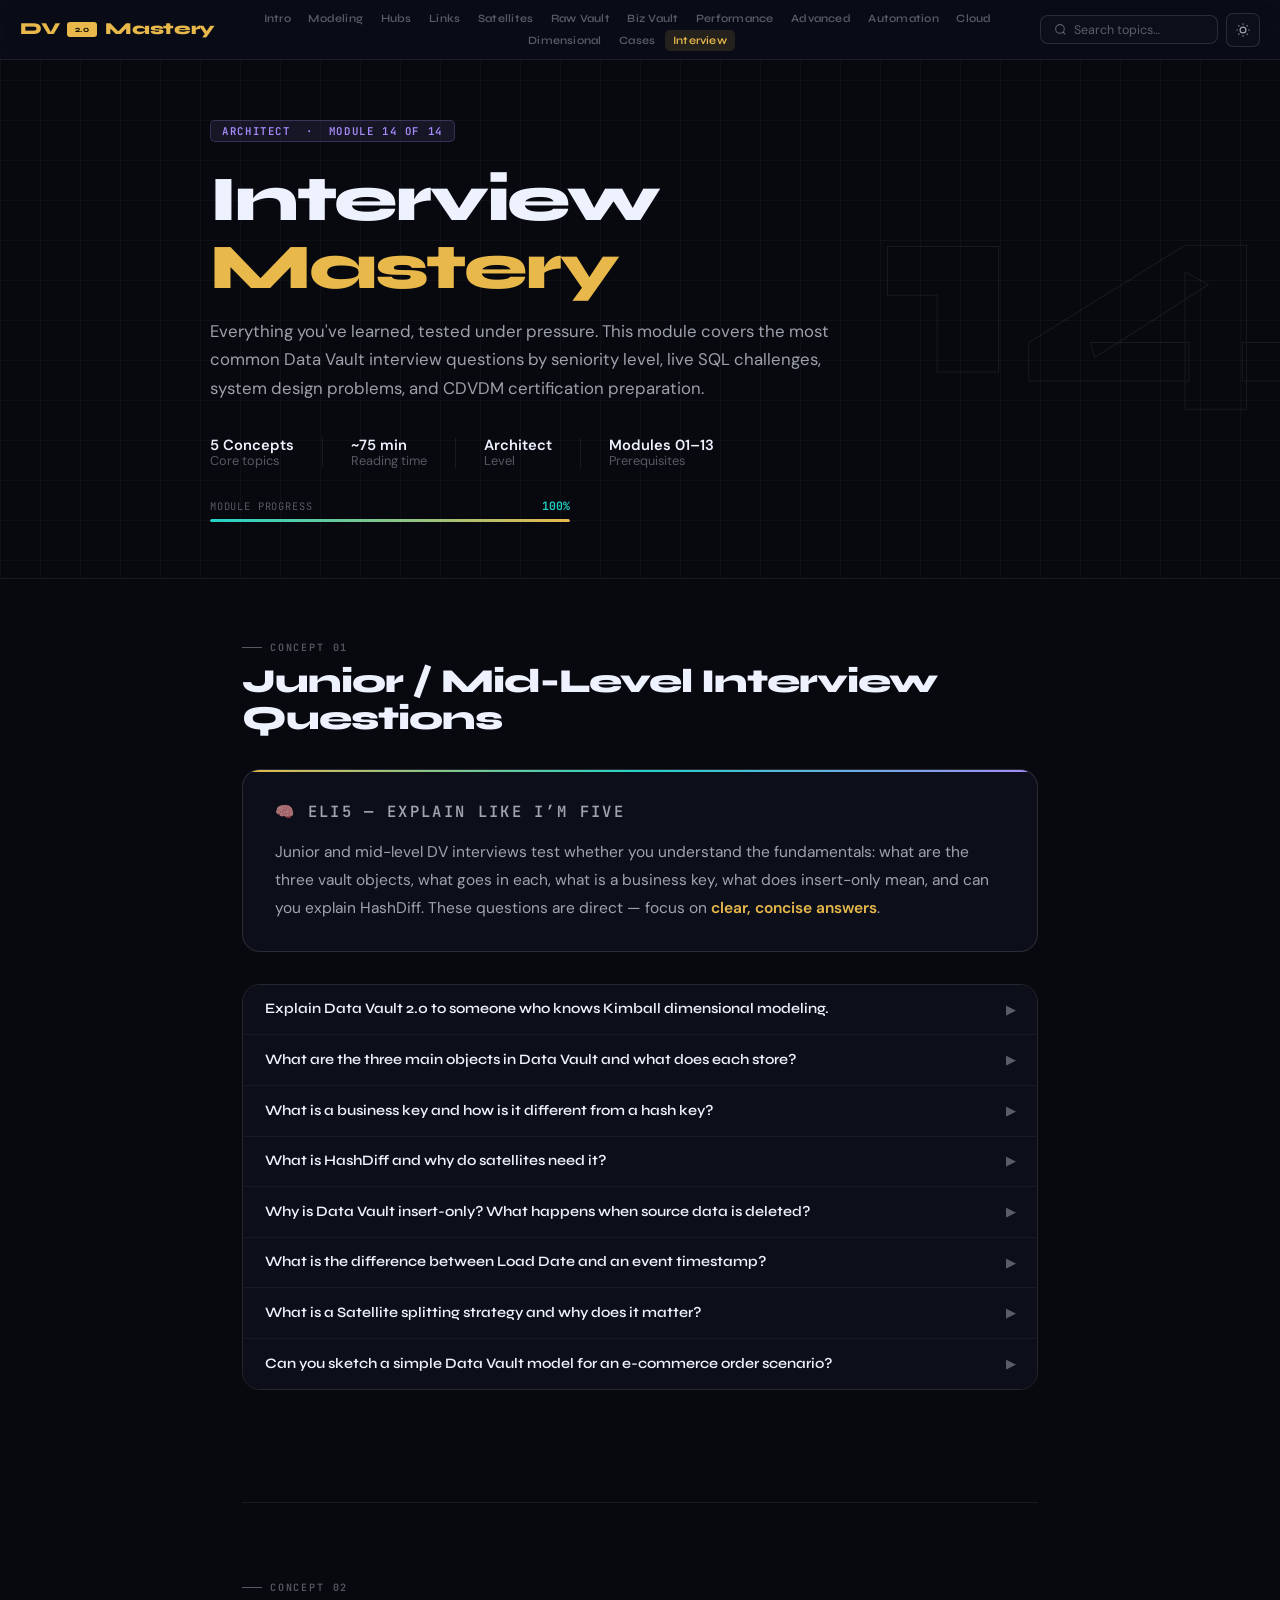
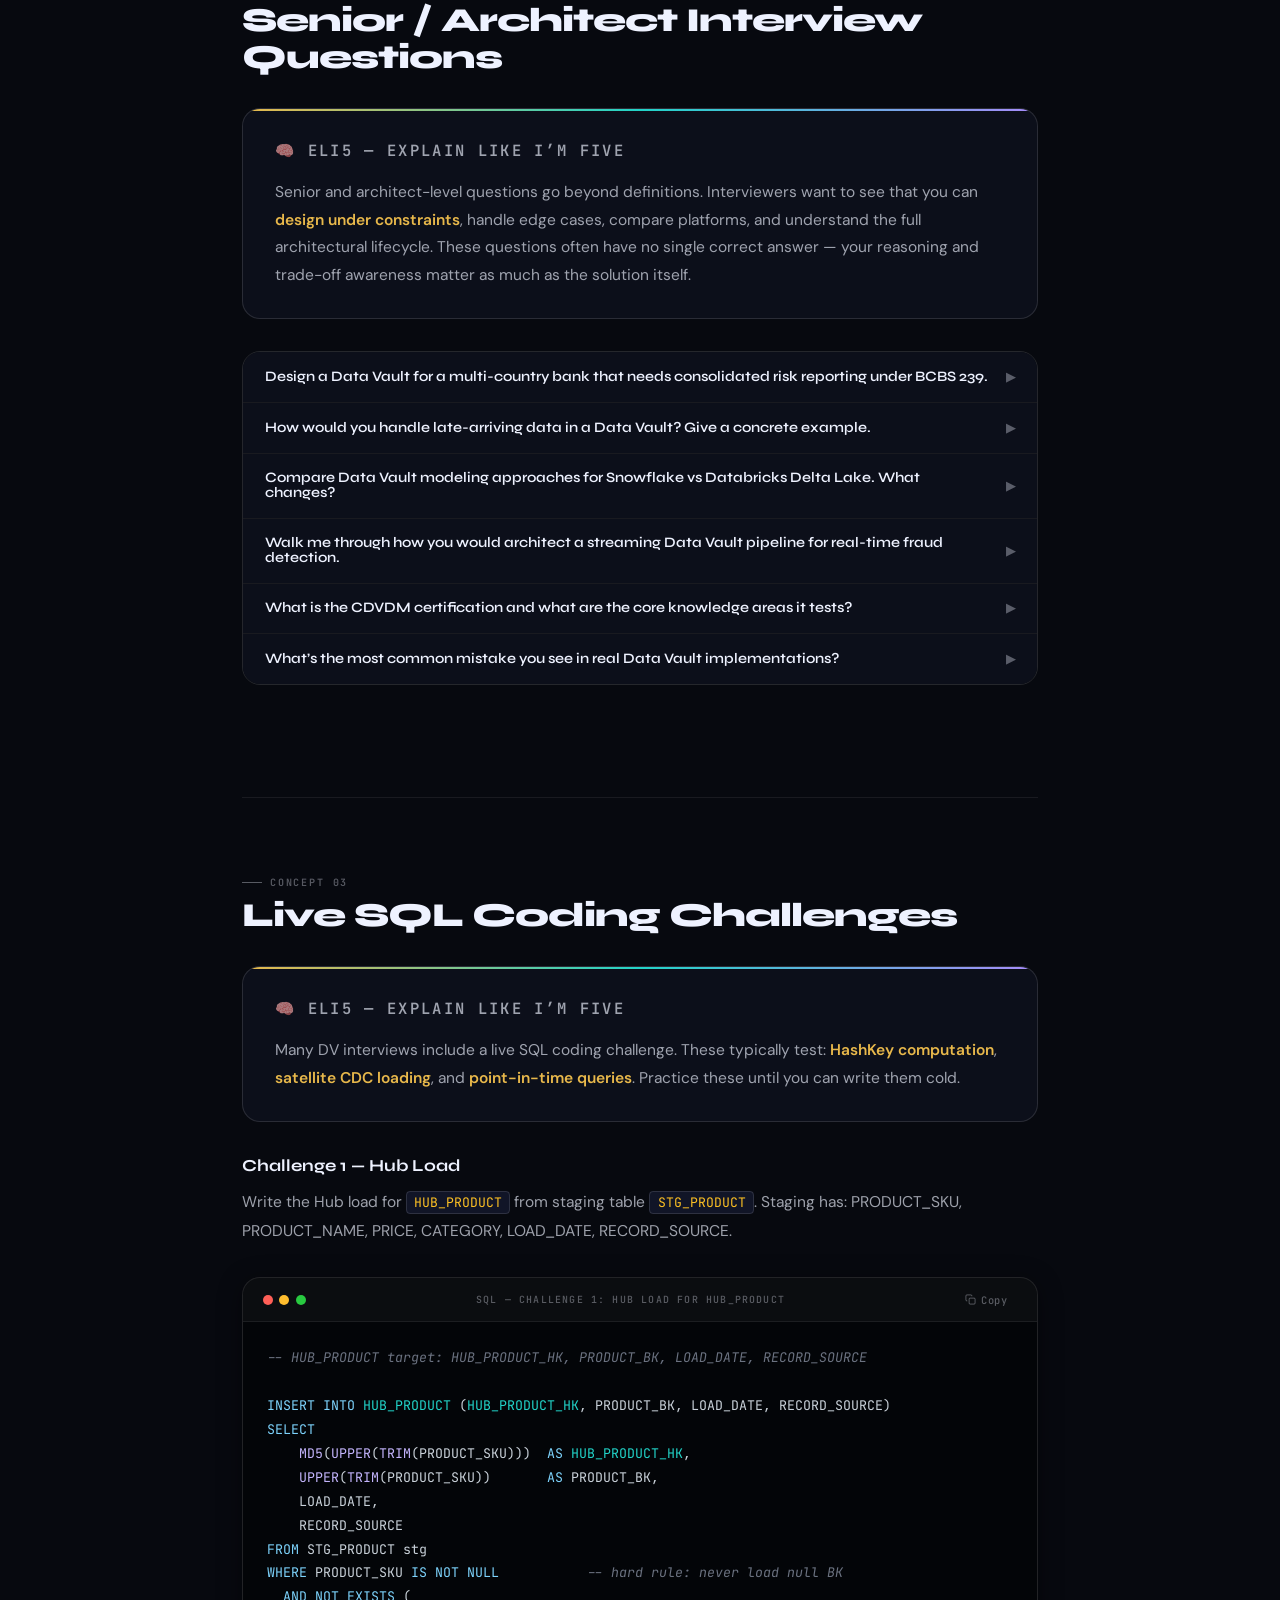
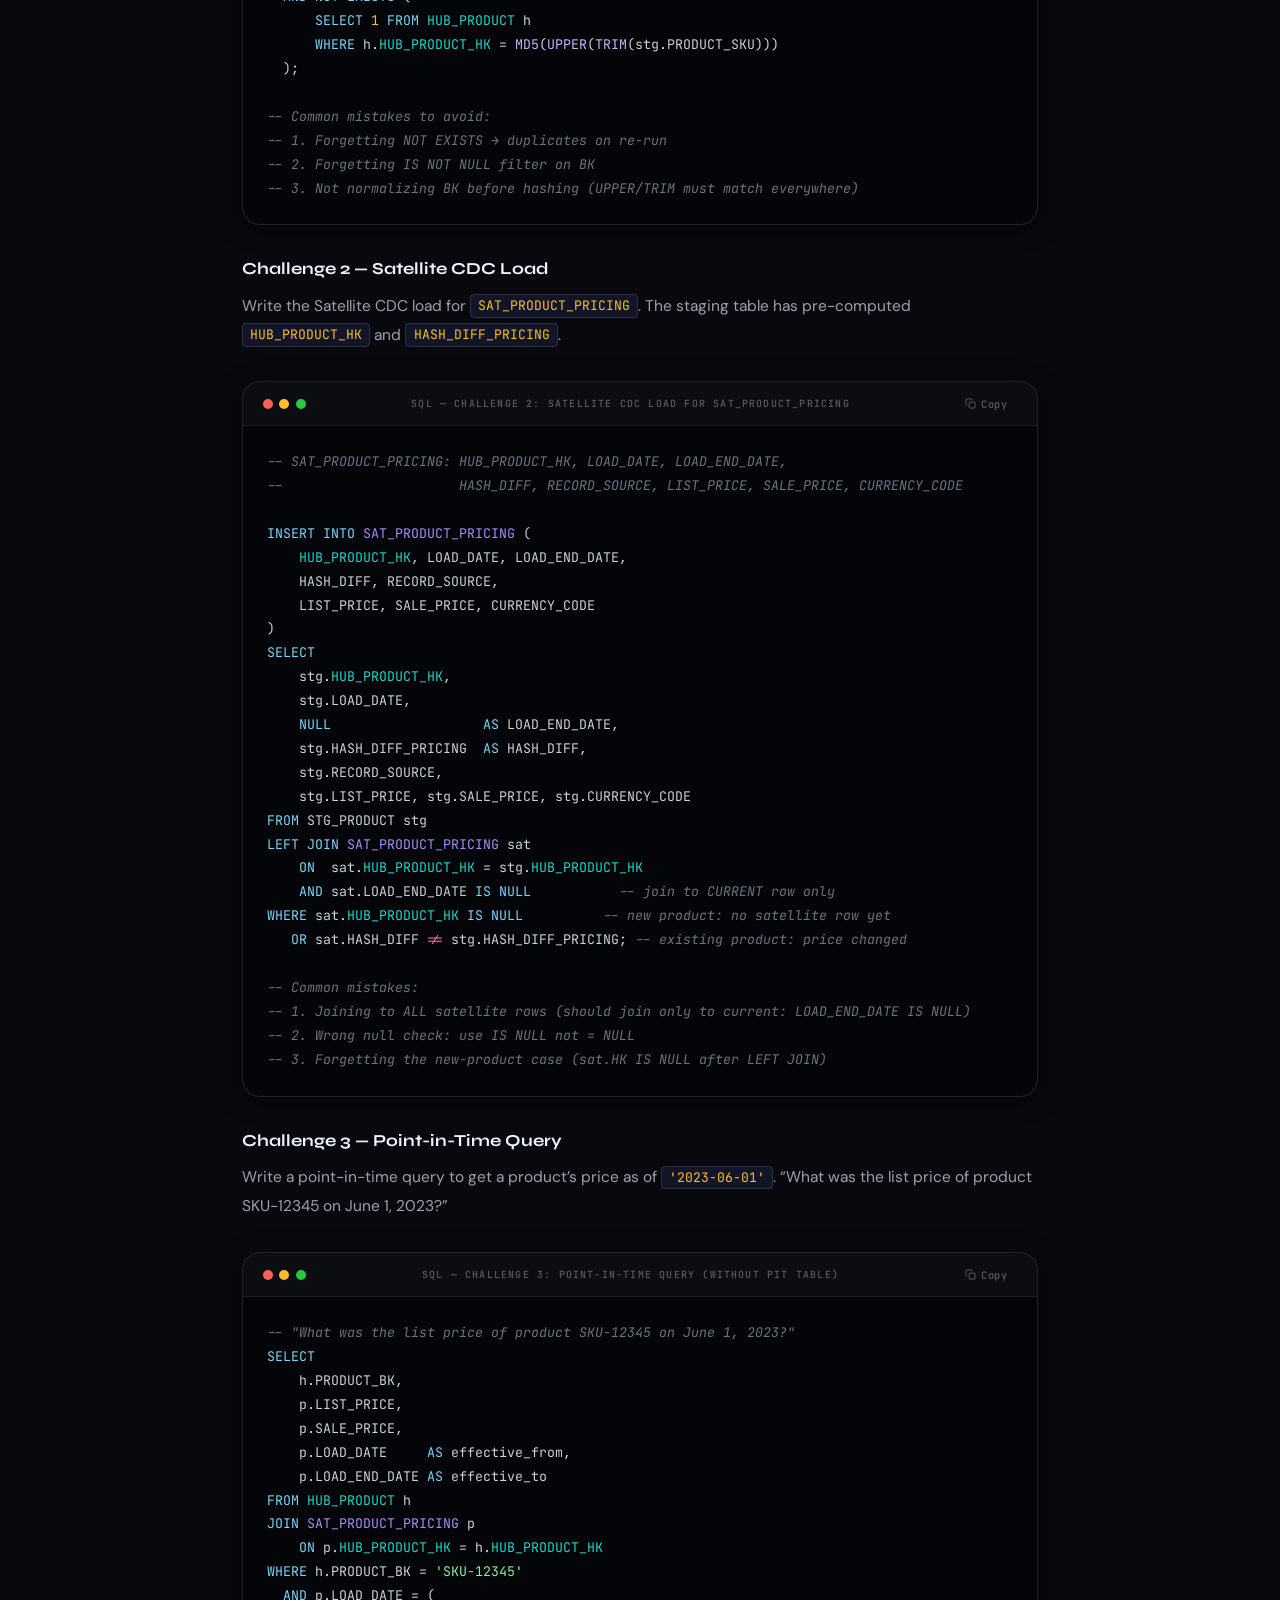
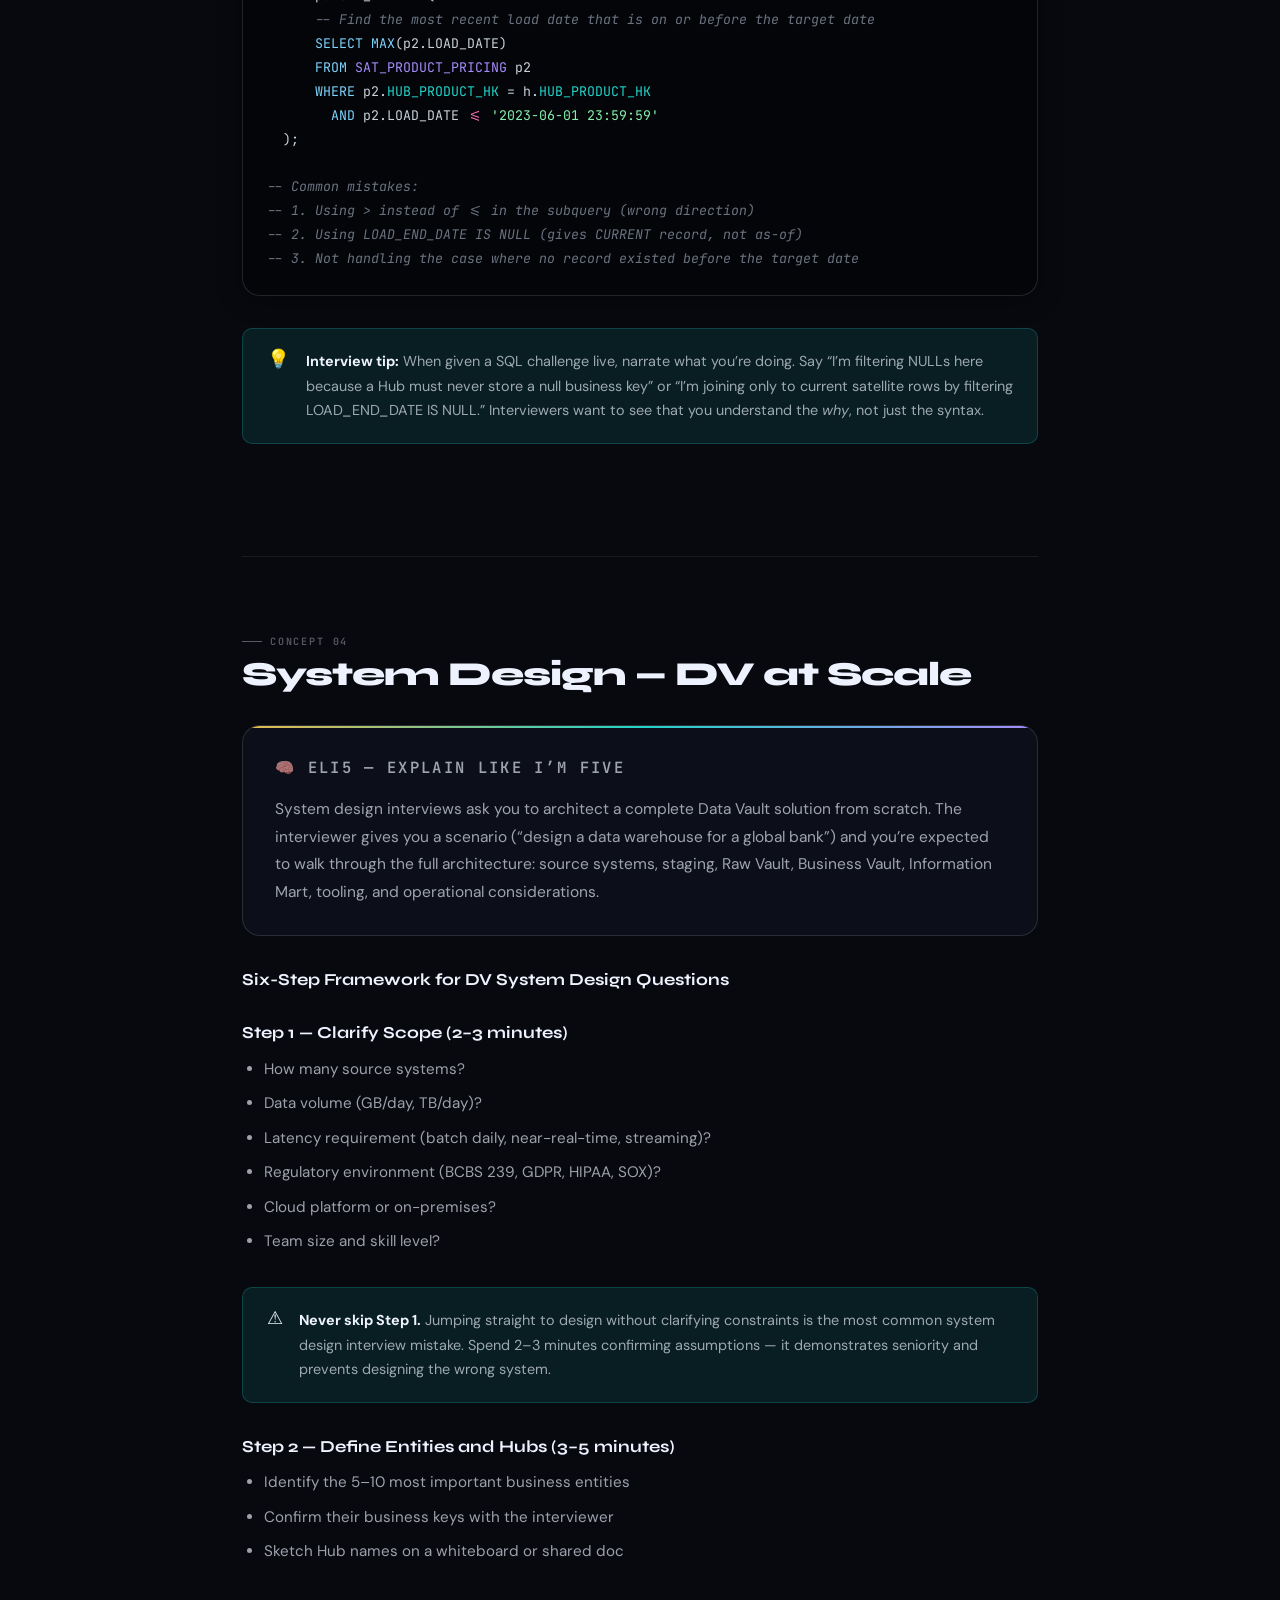
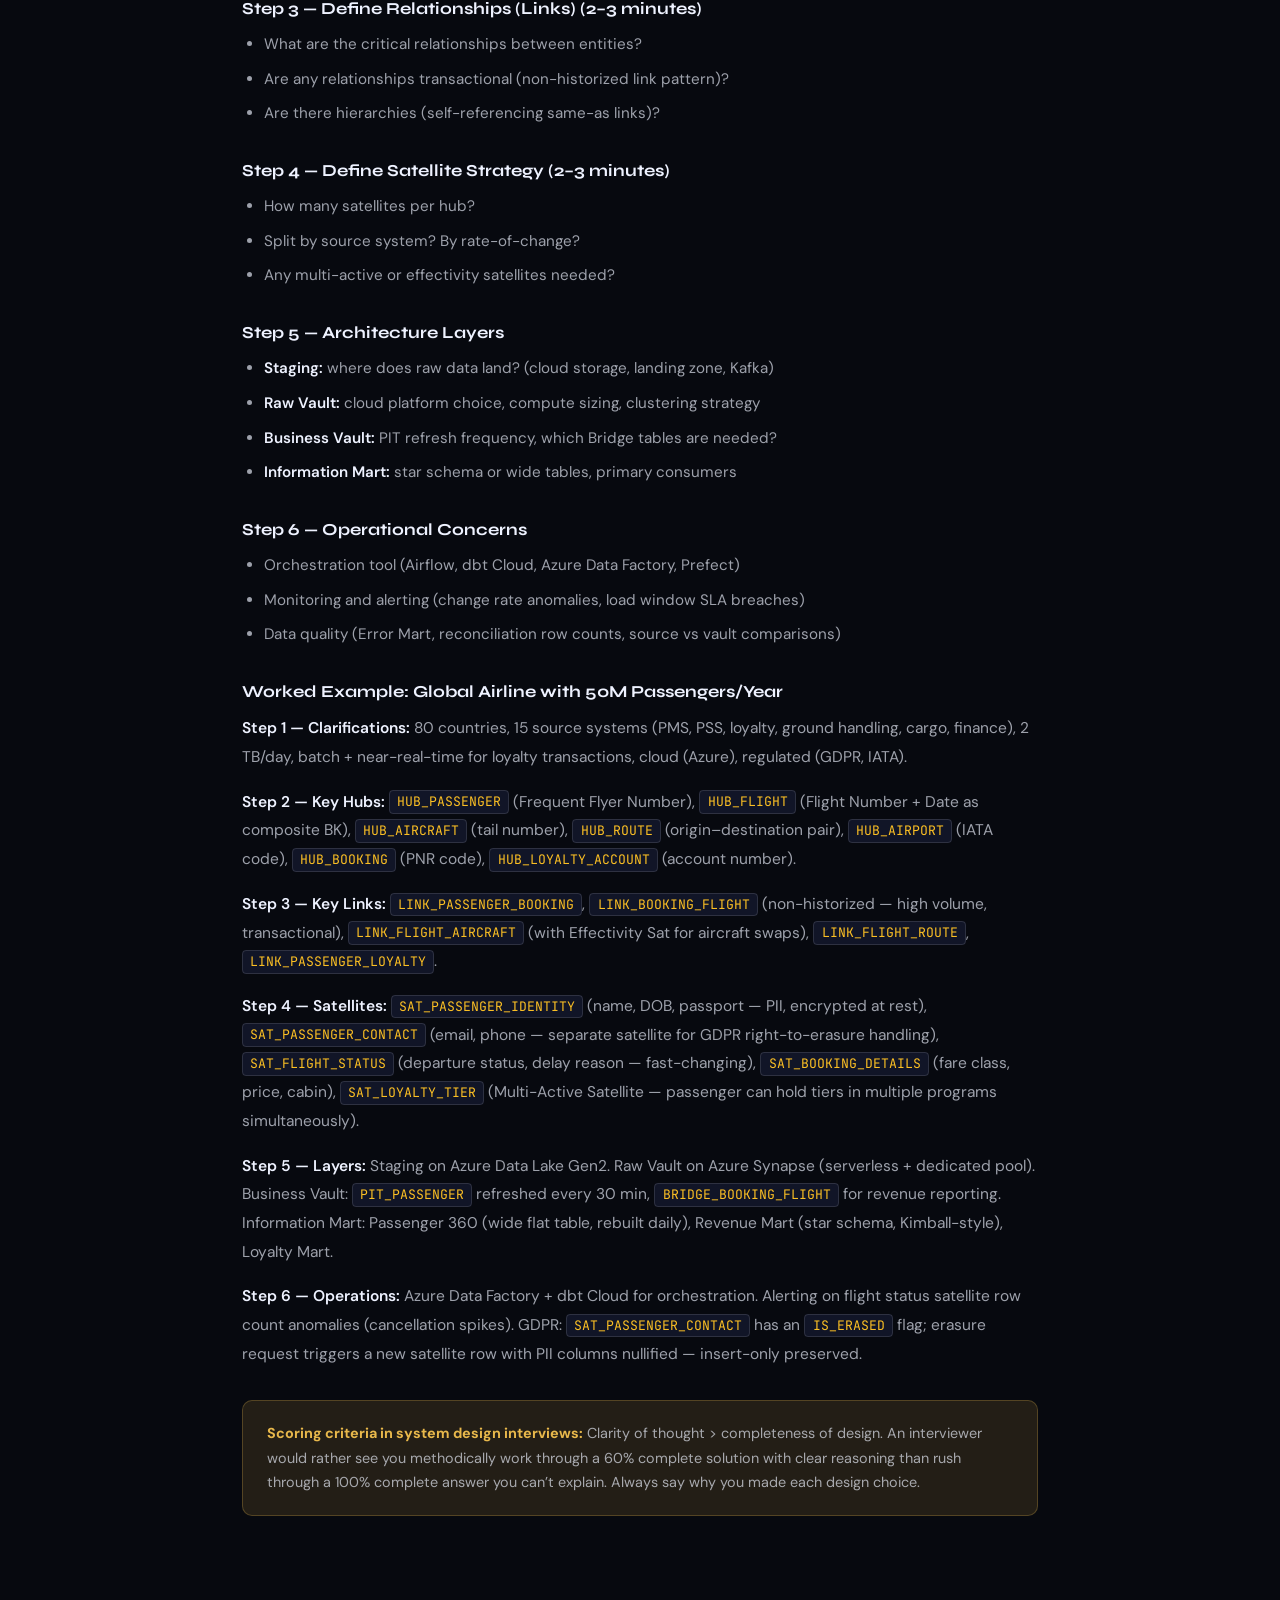
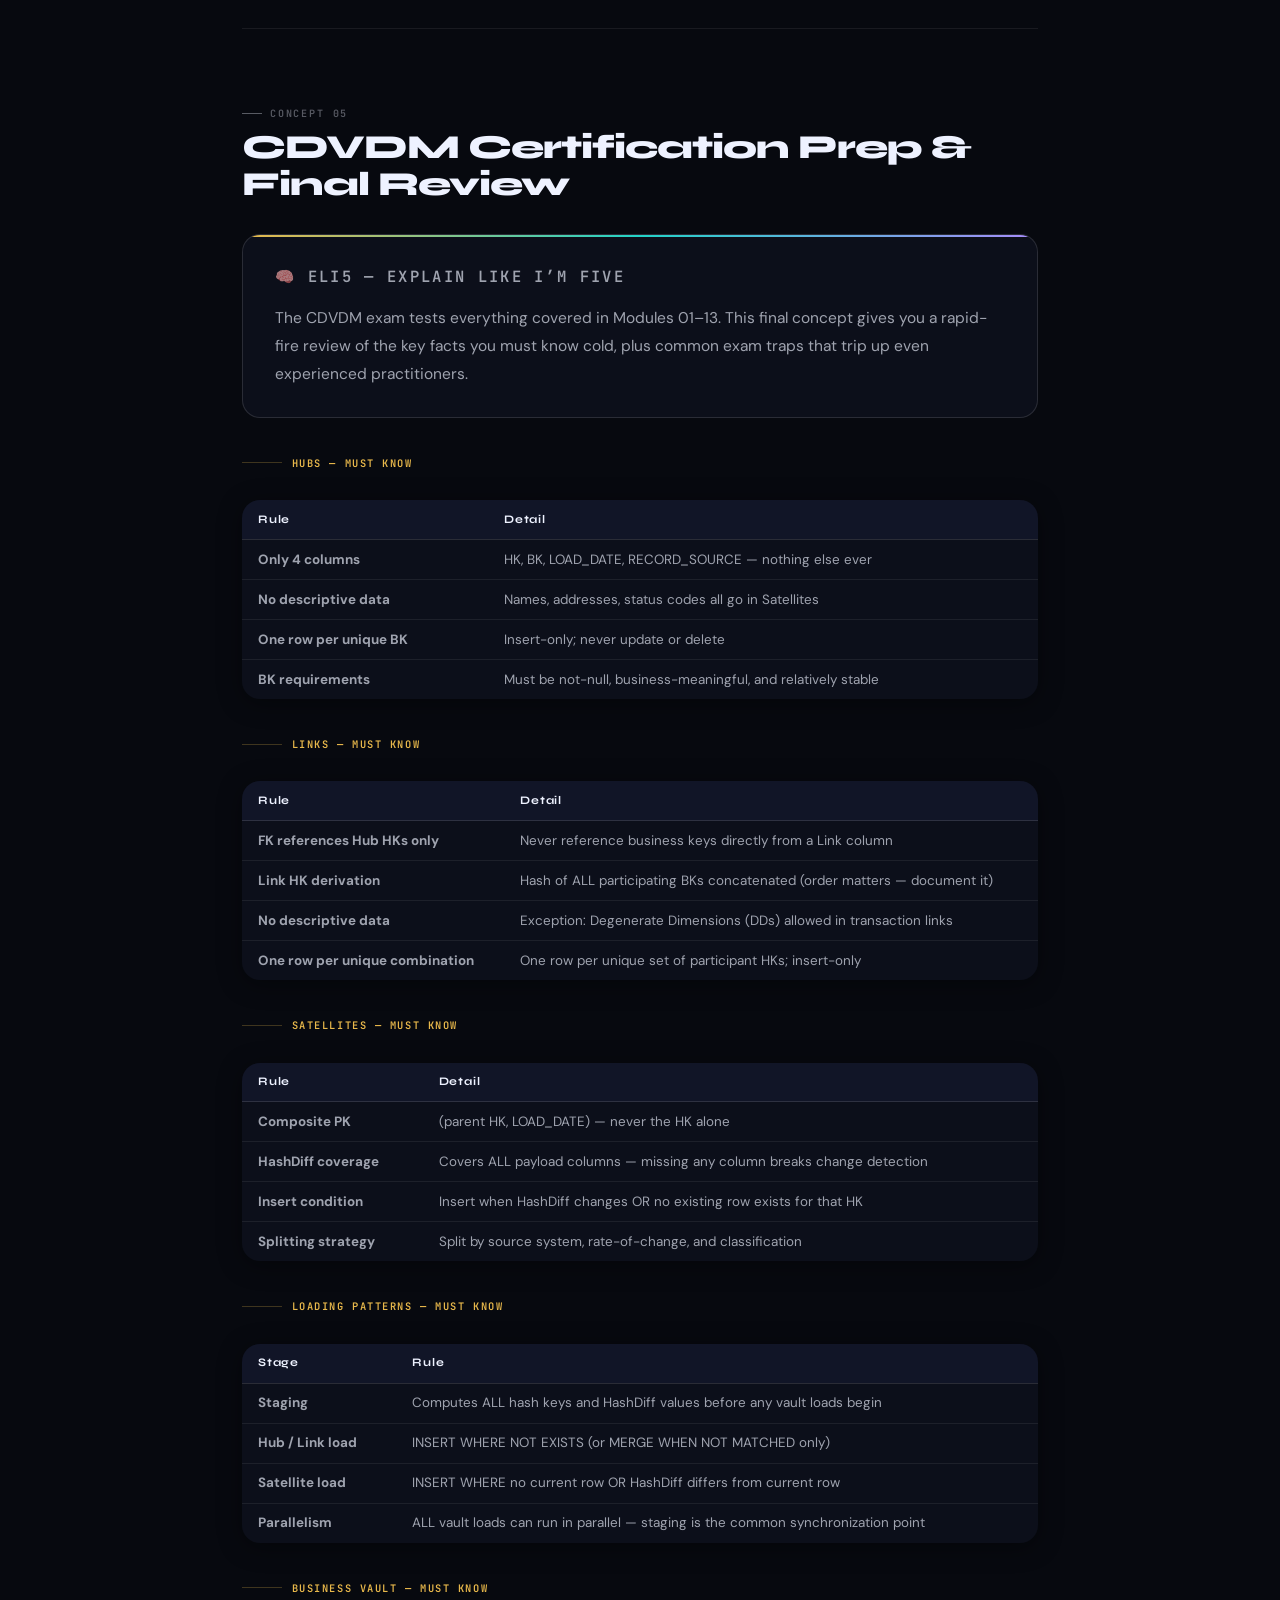
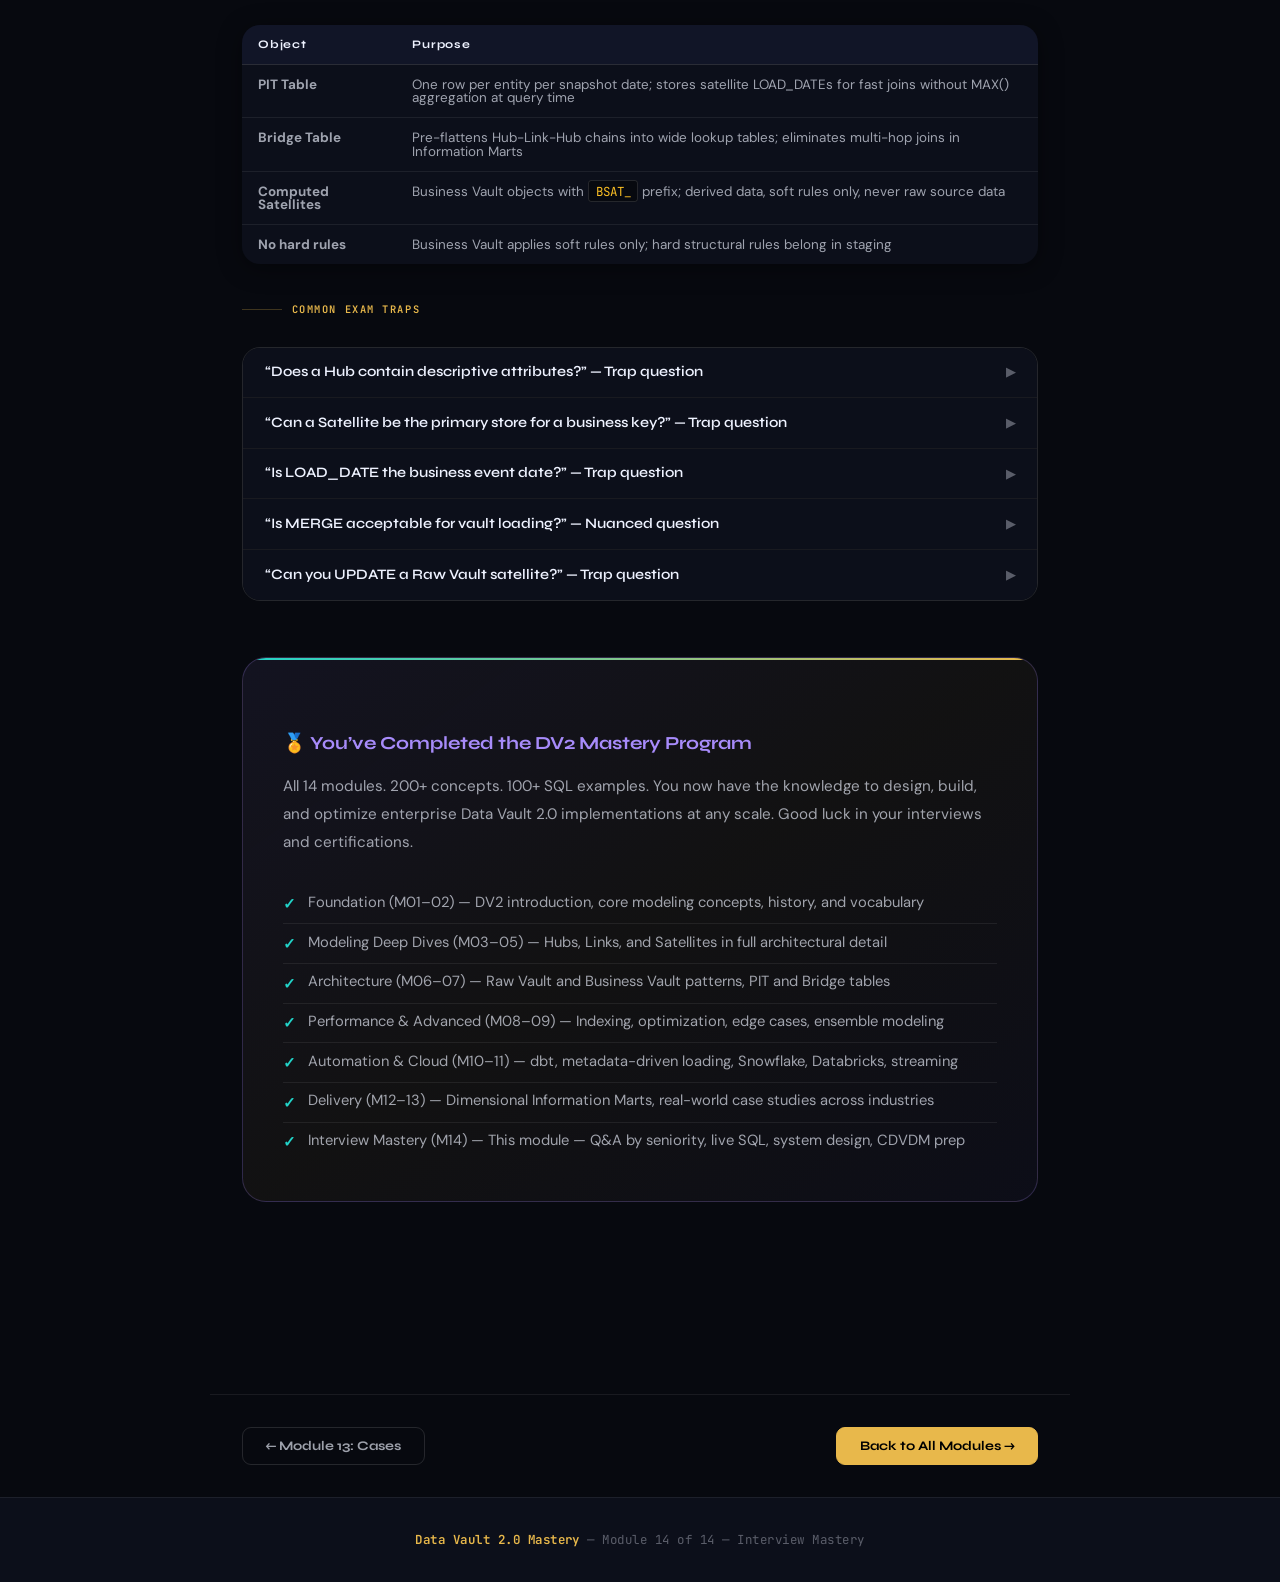
<file: modules/module14.html>
﻿
<!DOCTYPE html>
<html lang="en" data-theme="dark">
<head>
<meta charset="UTF-8">
<meta name="viewport" content="width=device-width, initial-scale=1.0">
<meta name="description" content="Interview Mastery — Data Vault 2.0 interview questions by seniority level, live SQL challenges, system design problems, and CDVDM certification preparation.">
<title>Module 14: Interview Mastery | DV2 Mastery</title>
<link rel="icon" type="image/svg+xml" href="../assets/favicon.svg">
<link rel="stylesheet" href="../assets/css/styles.css">
</head>
<body>

<!-- READING PROGRESS -->
<div class="reading-progress"><div class="reading-progress-bar"></div></div>

<!-- NAV -->
<nav class="nav">
  <a href="../index.html" class="nav-logo">DV<span class="nav-logo-badge">2.0</span>Mastery</a>
  <div class="nav-links">
    <a href="module01.html">Intro</a>
    <a href="module02.html">Modeling</a>
    <a href="module03.html">Hubs</a>
    <a href="module04.html">Links</a>
    <a href="module05.html">Satellites</a>
    <a href="module06.html">Raw Vault</a>
    <a href="module07.html">Biz Vault</a>
    <a href="module08.html">Performance</a>
    <a href="module09.html">Advanced</a>
    <a href="module10.html">Automation</a>
    <a href="module11.html">Cloud</a>
    <a href="module12.html">Dimensional</a>
    <a href="module13.html">Cases</a>
    <a href="module14.html" class="active">Interview</a>
  </div>
  <div class="nav-actions">
    <div class="nav-search">
      <svg width="13" height="13" viewBox="0 0 24 24" fill="none" stroke="currentColor" stroke-width="2"><circle cx="11" cy="11" r="8"/><line x1="21" y1="21" x2="16.65" y2="16.65"/></svg>
      <input type="text" placeholder="Search topics&hellip;" aria-label="Search topics">
    </div>
    <button class="btn-icon" id="theme-toggle" title="Toggle theme" aria-label="Toggle theme">
      <svg width="14" height="14" viewBox="0 0 24 24" fill="none" stroke="currentColor" stroke-width="2"><circle cx="12" cy="12" r="5"/><line x1="12" y1="1" x2="12" y2="3"/><line x1="12" y1="21" x2="12" y2="23"/><line x1="4.22" y1="4.22" x2="5.64" y2="5.64"/><line x1="18.36" y1="18.36" x2="19.78" y2="19.78"/><line x1="1" y1="12" x2="3" y2="12"/><line x1="21" y1="12" x2="23" y2="12"/><line x1="4.22" y1="19.78" x2="5.64" y2="18.36"/><line x1="18.36" y1="5.64" x2="19.78" y2="4.22"/></svg>
    </button>
  </div>
</nav>
<div id="search-dropdown" class="search-dropdown" role="listbox"></div>

<!-- MODULE HERO -->
<header class="mod-hero">
  <div class="mod-hero-grid"></div>
  <div class="mod-hero-ghost">14</div>
  <div class="mod-hero-inner">
    <span class="mod-tag" style="color:var(--purple);border-color:var(--purple-border);background:var(--purple-dim)">
      Architect &nbsp;&middot;&nbsp; Module 14 of 14
    </span>
    <h1>Interview<br><em style="color:var(--gold)">Mastery</em></h1>
    <p class="mod-hero-desc">
      Everything you've learned, tested under pressure. This module covers the most common Data Vault interview questions by seniority level, live SQL challenges, system design problems, and CDVDM certification preparation.
    </p>
    <div class="mod-meta">
      <div class="mod-meta-item"><strong>5 Concepts</strong>Core topics</div>
      <div class="mod-meta-item"><strong>~75 min</strong>Reading time</div>
      <div class="mod-meta-item"><strong>Architect</strong>Level</div>
      <div class="mod-meta-item"><strong>Modules 01&ndash;13</strong>Prerequisites</div>
    </div>
    <div class="mod-progress">
      <div class="mod-progress-row">
        <span class="mod-progress-label">Module Progress</span>
        <span class="mod-progress-pct">0%</span>
      </div>
      <div class="mod-progress-track"><div class="mod-progress-fill" style="width:0%"></div></div>
    </div>
  </div>
</header>

<!-- CONTENT -->
<main class="content">

  <!-- ============================================================
       CONCEPT 1: JUNIOR / MID-LEVEL INTERVIEW QUESTIONS
       ============================================================ -->
  <article class="concept" data-topic="junior-questions" id="junior-questions">
    <p class="concept-num">Concept 01</p>
    <h2>Junior / Mid-Level Interview Questions</h2>

    <div class="eli5">
      <p class="eli5-label">&#129504; ELI5 &mdash; Explain Like I&rsquo;m Five</p>
      <p>
        Junior and mid-level DV interviews test whether you understand the fundamentals: what are the three vault objects, what goes in each, what is a business key, what does insert-only mean, and can you explain HashDiff. These questions are direct &mdash; focus on <strong>clear, concise answers</strong>.
      </p>
    </div>

    <div class="accordion">

      <div class="acc-item">
        <div class="acc-header">
          Explain Data Vault 2.0 to someone who knows Kimball dimensional modeling.
          <span class="acc-chevron">&#9654;</span>
        </div>
        <div class="acc-body">
          <p>Both store enterprise data for analytics, but they take different approaches. <strong>Kimball optimizes for query performance</strong>: you design facts and dimensions for the reports you expect. <strong>DV optimizes for integration and auditability</strong>: you store everything in a normalized, source-faithful form first (Raw Vault), then build reporting structures on top (Information Marts).</p>
          <p>Key differences: DV is insert-only (Kimball uses SCD2 updates), DV tracks full history automatically for free (Kimball requires SCD design), DV can add new sources without redesign (Kimball often requires schema changes), and DV separates integration from reporting (Kimball mixes them).</p>
          <p>For someone who knows Kimball: think of the Raw Vault as an SCD2 store for every entity and relationship simultaneously, with automatic lineage.</p>
        </div>
      </div>

      <div class="acc-item">
        <div class="acc-header">
          What are the three main objects in Data Vault and what does each store?
          <span class="acc-chevron">&#9654;</span>
        </div>
        <div class="acc-body">
          <p><strong>Hub, Link, Satellite.</strong></p>
          <p><strong>Hub:</strong> stores unique business keys &mdash; the identifiers the business uses for real-world entities (CustomerID, ProductSKU). One row per unique entity, insert-only, no descriptive data.</p>
          <p><strong>Link:</strong> stores relationships between hubs &mdash; the fact that two or more entities are related (Customer placed Order). One row per unique combination of Hub keys, insert-only, no descriptive data.</p>
          <p><strong>Satellite:</strong> stores descriptive attributes &mdash; the context that describes an entity or relationship (customer name, email, address). Many rows per hub/link key, each row capturing a point-in-time snapshot with load timestamp.</p>
        </div>
      </div>

      <div class="acc-item">
        <div class="acc-header">
          What is a business key and how is it different from a hash key?
          <span class="acc-chevron">&#9654;</span>
        </div>
        <div class="acc-body">
          <p><strong>Business key (BK):</strong> the natural identifier the business uses to refer to an entity in real-world processes &mdash; printed on invoices, typed by users, used in conversations. It&rsquo;s meaningful (CustomerID &lsquo;1234&rsquo; means something to the business) and relatively stable.</p>
          <p><strong>Hash key (HK):</strong> a surrogate derived by hashing the normalized BK (<code>UPPER</code>/<code>TRIM</code> applied). It&rsquo;s deterministic (same BK always produces same HK), fixed-length (32 chars for MD5), and used as the primary key of Hubs and as foreign keys everywhere else.</p>
          <p>The HK allows hash key computation in parallel across multiple servers without coordination, enabling the vault&rsquo;s parallel loading architecture.</p>
        </div>
      </div>

      <div class="acc-item">
        <div class="acc-header">
          What is HashDiff and why do satellites need it?
          <span class="acc-chevron">&#9654;</span>
        </div>
        <div class="acc-body">
          <p>HashDiff is a hash (MD5 or SHA-256) computed over all the payload (descriptive) columns in a satellite row. When loading a satellite, you compare the incoming HashDiff to the current satellite row&rsquo;s HashDiff.</p>
          <p>If they <strong>match</strong>, the data hasn&rsquo;t changed &mdash; skip the insert. If they <strong>differ</strong>, something changed &mdash; insert a new row.</p>
          <p>Without HashDiff, you&rsquo;d need to compare every individual column between incoming and existing data, which is complex and slow for satellites with many columns. With HashDiff, change detection is always a single value comparison regardless of column count.</p>
        </div>
      </div>

      <div class="acc-item">
        <div class="acc-header">
          Why is Data Vault insert-only? What happens when source data is deleted?
          <span class="acc-chevron">&#9654;</span>
        </div>
        <div class="acc-body">
          <p>Insert-only is fundamental to <strong>auditability</strong> and <strong>parallel loading</strong>. Auditability: if you update or delete rows, you lose the history of what was true before. Insert-only means every change is permanently recorded with its timestamp. Parallel loading: INSERT operations don&rsquo;t cause row-level locks the way UPDATE/MERGE does; multiple sessions can INSERT to the same table simultaneously.</p>
          <p>When source data is deleted:</p>
          <p><strong>Option 1:</strong> Insert a new satellite row with a deletion flag (<code>IS_DELETED='Y'</code> in a Status Satellite) and a new LOAD_DATE.</p>
          <p><strong>Option 2:</strong> Use an Effectivity Satellite on a Link with <code>IS_ACTIVE='N'</code> when the relationship ends.</p>
          <p><strong>Option 3:</strong> Simply stop loading that entity&rsquo;s satellite rows &mdash; future PIT table queries will show the entity as having no current record after a certain date.</p>
        </div>
      </div>

      <div class="acc-item">
        <div class="acc-header">
          What is the difference between Load Date and an event timestamp?
          <span class="acc-chevron">&#9654;</span>
        </div>
        <div class="acc-body">
          <p><strong>LOAD_DATE (or LDTS)</strong> is the warehouse arrival time &mdash; when the data landed in our staging/vault system. It&rsquo;s set once in staging (usually <code>CURRENT_TIMESTAMP</code> at batch start) and never changed.</p>
          <p>An <strong>event timestamp</strong> (business date, effective date, transaction date) is when the business event actually occurred in the real world. They can differ significantly: a payment might have occurred on Jan 1 (event date) but the source extract ran on Jan 5 (LOAD_DATE).</p>
          <p>LOAD_DATE goes in the vault&rsquo;s mandatory metadata columns. Event timestamps go in satellite payload columns as regular data.</p>
        </div>
      </div>

      <div class="acc-item">
        <div class="acc-header">
          What is a Satellite splitting strategy and why does it matter?
          <span class="acc-chevron">&#9654;</span>
        </div>
        <div class="acc-body">
          <p>Splitting satellites means dividing one entity&rsquo;s attributes across multiple satellite tables rather than one giant table. Split by:</p>
          <p><strong>Source:</strong> CRM attributes in <code>SAT_CUSTOMER_FROM_CRM</code>, ERP attributes in <code>SAT_CUSTOMER_FROM_ERP</code>.</p>
          <p><strong>Rate-of-change:</strong> daily stock prices separate from rarely-changing product descriptions.</p>
          <p><strong>Classification:</strong> demographic data separate from financial data.</p>
          <p><strong>Why it matters:</strong> if all attributes are in one satellite, every change to ANY attribute creates a new row copying ALL attributes &mdash; massive duplication. With split satellites, a CRM address change only creates a new row in the CRM satellite; ERP data is unaffected.</p>
        </div>
      </div>

      <div class="acc-item">
        <div class="acc-header">
          Can you sketch a simple Data Vault model for an e-commerce order scenario?
          <span class="acc-chevron">&#9654;</span>
        </div>
        <div class="acc-body">
          <p><strong>Entities and relationships:</strong> Customer places Order; Order contains Product; Product belongs to Category.</p>
          <p><strong>Hub tables:</strong> <code>HUB_CUSTOMER</code> (CUSTOMER_BK), <code>HUB_ORDER</code> (ORDER_BK), <code>HUB_PRODUCT</code> (PRODUCT_SKU), <code>HUB_CATEGORY</code> (CATEGORY_CODE).</p>
          <p><strong>Link tables:</strong> <code>LINK_CUSTOMER_ORDER</code> (HUB_CUSTOMER_HK + HUB_ORDER_HK), <code>LINK_ORDER_PRODUCT</code> (HUB_ORDER_HK + HUB_PRODUCT_HK + quantity as DD), <code>LINK_PRODUCT_CATEGORY</code> (HUB_PRODUCT_HK + HUB_CATEGORY_HK).</p>
          <p><strong>Satellite tables:</strong> <code>SAT_CUSTOMER_DEMOGRAPHICS</code> (name, email, DOB), <code>SAT_CUSTOMER_ADDRESS</code> (address columns &mdash; separate because change rate differs), <code>SAT_ORDER_DETAILS</code> (status, total_amount, order_date), <code>SAT_PRODUCT_DESCRIPTION</code> (name, description), <code>SAT_PRODUCT_PRICING</code> (price &mdash; changes frequently, separate satellite), <code>SAT_CATEGORY_DETAILS</code> (category name, hierarchy).</p>
          <p><strong>Business Vault:</strong> <code>PIT_CUSTOMER</code> (pre-joins customer satellite timelines), <code>BRIDGE_CUSTOMER_ORDER_PRODUCT</code> (pre-flattens the traversal chain).</p>
        </div>
      </div>

    </div>

  </article>

  <!-- ============================================================
       CONCEPT 2: SENIOR / ARCHITECT QUESTIONS
       ============================================================ -->
  <article class="concept" data-topic="senior-questions" id="senior-questions">
    <p class="concept-num">Concept 02</p>
    <h2>Senior / Architect Interview Questions</h2>

    <div class="eli5">
      <p class="eli5-label">&#129504; ELI5 &mdash; Explain Like I&rsquo;m Five</p>
      <p>
        Senior and architect-level questions go beyond definitions. Interviewers want to see that you can <strong>design under constraints</strong>, handle edge cases, compare platforms, and understand the full architectural lifecycle. These questions often have no single correct answer &mdash; your reasoning and trade-off awareness matter as much as the solution itself.
      </p>
    </div>

    <div class="accordion">

      <div class="acc-item">
        <div class="acc-header">
          Design a Data Vault for a multi-country bank that needs consolidated risk reporting under BCBS 239.
          <span class="acc-chevron">&#9654;</span>
        </div>
        <div class="acc-body">
          <p><strong>(1)</strong> <code>HUB_LEGAL_ENTITY</code> uses GLEIF LEI (Legal Entity Identifier) as BK &mdash; globally standardized, available for all regulated entities, doesn&rsquo;t change.</p>
          <p><strong>(2)</strong> <code>SAL_LEGAL_ENTITY</code> handles the mapping from internal party codes to LEI.</p>
          <p><strong>(3)</strong> <code>HUB_TRADE</code> with TradeID BK; <code>HUB_INSTRUMENT</code> with ISIN or CUSIP as BK.</p>
          <p><strong>(4)</strong> <code>LINK_TRADE_RISK_EXPOSURE</code>: three-way link (Trade, Instrument, Legal Entity) capturing the exposure relationship.</p>
          <p><strong>(5)</strong> Effectivity Satellites on all trade-related links for position open/close tracking.</p>
          <p><strong>(6)</strong> SHA-256 (not MD5) for hash keys &mdash; regulatory environment requires stronger collision resistance.</p>
          <p><strong>(7)</strong> Record Source includes DATA_QUALITY_TIER: <code>'AUTHORITATIVE'</code>, <code>'INDICATIVE'</code>, <code>'ESTIMATED'</code>.</p>
          <p><strong>(8)</strong> Regulatory Mart: Point-in-time capability so regulators can request &ldquo;what was our exposure on date X&rdquo; retroactively.</p>
          <p><strong>(9)</strong> Access logging satellite: every query against the Regulatory Mart writes to an access log for BCBS 239 audit trail.</p>
        </div>
      </div>

      <div class="acc-item">
        <div class="acc-header">
          How would you handle late-arriving data in a Data Vault? Give a concrete example.
          <span class="acc-chevron">&#9654;</span>
        </div>
        <div class="acc-body">
          <p>Late-arriving data means a source system sends data for a past date after that date has already been processed.</p>
          <p><strong>Example:</strong> On Jan 10, a branch office sends transactions from Dec 31 that were delayed due to connectivity issues.</p>
          <p><strong>(1)</strong> Insert the late record with <code>LOAD_DATE = Jan 10</code> (the actual warehouse arrival time &mdash; this is immutable).</p>
          <p><strong>(2)</strong> The event date (Dec 31) is in the satellite payload column (<code>TRANSACTION_DATE</code>).</p>
          <p><strong>(3)</strong> The Raw Vault now has the December data, correctly timestamped as &lsquo;arrived Jan 10&rsquo;.</p>
          <p><strong>(4)</strong> Rebuild affected PIT tables and Information Marts to include the new records.</p>
          <p><strong>(5)</strong> Regulatory reports for December may need to be re-issued &mdash; the vault makes this possible because the late data is now present.</p>
          <p><strong>Key distinction:</strong> LOAD_DATE is always the actual warehouse arrival time, never backdated. The business event date goes in payload. This keeps the vault&rsquo;s audit trail accurate.</p>
        </div>
      </div>

      <div class="acc-item">
        <div class="acc-header">
          Compare Data Vault modeling approaches for Snowflake vs Databricks Delta Lake. What changes?
          <span class="acc-chevron">&#9654;</span>
        </div>
        <div class="acc-body">
          <p>Both platforms support DV well, but with different optimizations.</p>
          <p><strong>Snowflake:</strong> no traditional indexes &mdash; use <code>CLUSTER BY (HUB_HK)</code> and <code>CLUSTER BY (HUB_HK, TO_DATE(LOAD_DATE))</code> on Satellites; use Dynamic Tables for auto-refreshing Business Vault structures; leverage Zero-Copy Cloning for dev/test environments; MD5/SHA2 functions are built-in; MERGE is efficient and recommended.</p>
          <p><strong>Databricks:</strong> use Delta Lake MERGE INTO for satellite CDC; <code>Z-ORDER BY (hub_hk, load_date)</code> replaces clustering; Delta time travel (<code>TIMESTAMP AS OF</code>) complements DV history but doesn&rsquo;t replace it; Python/PySpark often used for complex staging transforms; Unity Catalog provides governance integration.</p>
          <p><strong>Common to both:</strong> hash key computation pattern (<code>MD5(UPPER(TRIM(BK)))</code>), insert-only Hub/Link loading with NOT EXISTS or MERGE-when-not-matched, satellite CDC via HashDiff, PIT and Bridge tables in Business Vault.</p>
        </div>
      </div>

      <div class="acc-item">
        <div class="acc-header">
          Walk me through how you would architect a streaming Data Vault pipeline for real-time fraud detection.
          <span class="acc-chevron">&#9654;</span>
        </div>
        <div class="acc-body">
          <p><strong>Requirements:</strong> transactions processed within seconds, fraud signal available before transaction settles.</p>
          <p><strong>(1) Source:</strong> payment processor emits transaction events to Kafka topic <code>'transactions'</code>.</p>
          <p><strong>(2) Stream processor</strong> (Spark Structured Streaming or Flink): consume events, compute HKs and HashDiff in-stream, apply hard business rules (NULL BK filter, normalization), write to Delta Lake Raw Vault as micro-batches (every 10&ndash;30 seconds).</p>
          <p><strong>(3) Raw Vault:</strong> <code>LINK_PAYMENT_TRANSACTION</code> (non-historized, with amount as DD), <code>HUB_CARD</code>, <code>HUB_MERCHANT</code>, <code>HUB_DEVICE</code>, <code>SAT_TRANSACTION_CONTEXT</code> (location, device fingerprint).</p>
          <p><strong>(4) Business Vault trigger:</strong> after each micro-batch lands in Raw Vault, trigger a Business Vault compute for affected customer hub keys &mdash; update rolling aggregates (transactions_last_1h, transactions_last_24h, distinct_merchants_last_6h).</p>
          <p><strong>(5) Fraud scoring model</strong> reads from Business Vault aggregates (near-real-time, seconds old) and produces risk_score.</p>
          <p><strong>Result:</strong> fraud signal available within 5&ndash;10 seconds of transaction event. Information Mart for fraud analysts rebuilt every 5 minutes from Business Vault.</p>
        </div>
      </div>

      <div class="acc-item">
        <div class="acc-header">
          What is the CDVDM certification and what are the core knowledge areas it tests?
          <span class="acc-chevron">&#9654;</span>
        </div>
        <div class="acc-body">
          <p>CDVDM (Certified Data Vault Data Modeler) is the industry certification for Data Vault professionals, offered by the Data Vault Alliance and Dan Linstedt&rsquo;s organization.</p>
          <p><strong>(1)</strong> Data Vault 2.0 methodology and all 9 modeling principles.</p>
          <p><strong>(2)</strong> Hub, Link, Satellite design rules and when to use each variant (Multi-Active Sat, Effectivity Sat, Same-As Link, Non-Historized Link).</p>
          <p><strong>(3)</strong> Raw Vault and Business Vault architecture, separation of concerns.</p>
          <p><strong>(4)</strong> Loading patterns: staging, HashKey, HashDiff, parallel loading.</p>
          <p><strong>(5)</strong> Performance optimization: PIT tables, Bridge tables, indexing.</p>
          <p><strong>(6)</strong> Information Mart design: converting vault to star schema, SCD types.</p>
          <p><strong>(7)</strong> NoSQL and cloud DV patterns.</p>
          <p><strong>(8)</strong> Methodology: SEI/CMMI-compliant agile sprint integration with DV2.</p>
          <p>Exam format: multiple choice + scenario-based questions. Recommended prep: complete all DV2 Mastery modules, read <em>Building a Scalable Data Warehouse with Data Vault 2.0</em> by Linstedt &amp; Olschimke, practice SQL for all common patterns.</p>
        </div>
      </div>

      <div class="acc-item">
        <div class="acc-header">
          What&rsquo;s the most common mistake you see in real Data Vault implementations?
          <span class="acc-chevron">&#9654;</span>
        </div>
        <div class="acc-body">
          <p><strong>Three consistent patterns:</strong></p>
          <p><strong>(1) Soft rules in the Raw Vault &mdash;</strong> teams under time pressure put code lookups, derivations, or business logic in staging or the Raw Vault. This destroys the audit trail and makes rule changes expensive. Solution: strict architecture review checkpoints before any new staging transform is approved.</p>
          <p><strong>(2) Giant satellites &mdash;</strong> one satellite with 80+ columns for an entity. Every change to any column creates a new row with all 80 columns, causing massive storage bloat and slow change detection. Solution: satellite splitting by source, rate-of-change, and classification &mdash; enforced at design review.</p>
          <p><strong>(3) Skipping the Business Vault &mdash;</strong> teams build Raw Vault and then try to query it directly from BI tools. Performance is terrible and queries are impossibly complex. Solution: mandate PIT tables for every entity with more than 2 satellites before any reporting mart is built.</p>
        </div>
      </div>

    </div>

  </article>

  <!-- ============================================================
       CONCEPT 3: LIVE SQL CODING CHALLENGES
       ============================================================ -->
  <article class="concept" data-topic="sql-challenges" id="sql-challenges">
    <p class="concept-num">Concept 03</p>
    <h2>Live SQL Coding Challenges</h2>

    <div class="eli5">
      <p class="eli5-label">&#129504; ELI5 &mdash; Explain Like I&rsquo;m Five</p>
      <p>
        Many DV interviews include a live SQL coding challenge. These typically test: <strong>HashKey computation</strong>, <strong>satellite CDC loading</strong>, and <strong>point-in-time queries</strong>. Practice these until you can write them cold.
      </p>
    </div>

    <div class="detail">
      <h3>Challenge 1 &mdash; Hub Load</h3>
      <p>Write the Hub load for <code>HUB_PRODUCT</code> from staging table <code>STG_PRODUCT</code>. Staging has: PRODUCT_SKU, PRODUCT_NAME, PRICE, CATEGORY, LOAD_DATE, RECORD_SOURCE.</p>
    </div>

    <div class="code-block">
      <div class="code-header">
        <div class="code-dots"><span class="code-dot"></span><span class="code-dot"></span><span class="code-dot"></span></div>
        <span class="code-label">SQL &mdash; Challenge 1: Hub Load for HUB_PRODUCT</span>
        <button class="copy-btn" aria-label="Copy code">
          <svg width="11" height="11" viewBox="0 0 24 24" fill="none" stroke="currentColor" stroke-width="2"><rect x="9" y="9" width="13" height="13" rx="2"/><path d="M5 15H4a2 2 0 0 1-2-2V4a2 2 0 0 1 2-2h9a2 2 0 0 1 2 2v1"/></svg>
          Copy
        </button>
      </div>
      <pre><span class="cm">-- HUB_PRODUCT target: HUB_PRODUCT_HK, PRODUCT_BK, LOAD_DATE, RECORD_SOURCE</span>

<span class="kw">INSERT INTO</span> <span class="hub">HUB_PRODUCT</span> (<span class="hub">HUB_PRODUCT_HK</span>, PRODUCT_BK, LOAD_DATE, RECORD_SOURCE)
<span class="kw">SELECT</span>
    <span class="fn">MD5</span>(<span class="fn">UPPER</span>(<span class="fn">TRIM</span>(PRODUCT_SKU)))  <span class="kw">AS</span> <span class="hub">HUB_PRODUCT_HK</span>,
    <span class="fn">UPPER</span>(<span class="fn">TRIM</span>(PRODUCT_SKU))       <span class="kw">AS</span> PRODUCT_BK,
    LOAD_DATE,
    RECORD_SOURCE
<span class="kw">FROM</span> STG_PRODUCT stg
<span class="kw">WHERE</span> PRODUCT_SKU <span class="kw">IS NOT NULL</span>           <span class="cm">-- hard rule: never load null BK</span>
  <span class="kw">AND NOT EXISTS</span> (
      <span class="kw">SELECT</span> <span class="num">1</span> <span class="kw">FROM</span> <span class="hub">HUB_PRODUCT</span> h
      <span class="kw">WHERE</span> h.<span class="hub">HUB_PRODUCT_HK</span> = <span class="fn">MD5</span>(<span class="fn">UPPER</span>(<span class="fn">TRIM</span>(stg.PRODUCT_SKU)))
  );

<span class="cm">-- Common mistakes to avoid:</span>
<span class="cm">-- 1. Forgetting NOT EXISTS &rarr; duplicates on re-run</span>
<span class="cm">-- 2. Forgetting IS NOT NULL filter on BK</span>
<span class="cm">-- 3. Not normalizing BK before hashing (UPPER/TRIM must match everywhere)</span></pre>
    </div>

    <div class="detail">
      <h3>Challenge 2 &mdash; Satellite CDC Load</h3>
      <p>Write the Satellite CDC load for <code>SAT_PRODUCT_PRICING</code>. The staging table has pre-computed <code>HUB_PRODUCT_HK</code> and <code>HASH_DIFF_PRICING</code>.</p>
    </div>

    <div class="code-block">
      <div class="code-header">
        <div class="code-dots"><span class="code-dot"></span><span class="code-dot"></span><span class="code-dot"></span></div>
        <span class="code-label">SQL &mdash; Challenge 2: Satellite CDC Load for SAT_PRODUCT_PRICING</span>
        <button class="copy-btn" aria-label="Copy code">
          <svg width="11" height="11" viewBox="0 0 24 24" fill="none" stroke="currentColor" stroke-width="2"><rect x="9" y="9" width="13" height="13" rx="2"/><path d="M5 15H4a2 2 0 0 1-2-2V4a2 2 0 0 1 2-2h9a2 2 0 0 1 2 2v1"/></svg>
          Copy
        </button>
      </div>
      <pre><span class="cm">-- SAT_PRODUCT_PRICING: HUB_PRODUCT_HK, LOAD_DATE, LOAD_END_DATE,</span>
<span class="cm">--                      HASH_DIFF, RECORD_SOURCE, LIST_PRICE, SALE_PRICE, CURRENCY_CODE</span>

<span class="kw">INSERT INTO</span> <span class="sat">SAT_PRODUCT_PRICING</span> (
    <span class="hub">HUB_PRODUCT_HK</span>, LOAD_DATE, LOAD_END_DATE,
    HASH_DIFF, RECORD_SOURCE,
    LIST_PRICE, SALE_PRICE, CURRENCY_CODE
)
<span class="kw">SELECT</span>
    stg.<span class="hub">HUB_PRODUCT_HK</span>,
    stg.LOAD_DATE,
    <span class="kw">NULL</span>                   <span class="kw">AS</span> LOAD_END_DATE,
    stg.HASH_DIFF_PRICING  <span class="kw">AS</span> HASH_DIFF,
    stg.RECORD_SOURCE,
    stg.LIST_PRICE, stg.SALE_PRICE, stg.CURRENCY_CODE
<span class="kw">FROM</span> STG_PRODUCT stg
<span class="kw">LEFT JOIN</span> <span class="sat">SAT_PRODUCT_PRICING</span> sat
    <span class="kw">ON</span>  sat.<span class="hub">HUB_PRODUCT_HK</span> = stg.<span class="hub">HUB_PRODUCT_HK</span>
    <span class="kw">AND</span> sat.LOAD_END_DATE <span class="kw">IS NULL</span>           <span class="cm">-- join to CURRENT row only</span>
<span class="kw">WHERE</span> sat.<span class="hub">HUB_PRODUCT_HK</span> <span class="kw">IS NULL</span>          <span class="cm">-- new product: no satellite row yet</span>
   <span class="kw">OR</span> sat.HASH_DIFF <span class="op">!=</span> stg.HASH_DIFF_PRICING; <span class="cm">-- existing product: price changed</span>

<span class="cm">-- Common mistakes:</span>
<span class="cm">-- 1. Joining to ALL satellite rows (should join only to current: LOAD_END_DATE IS NULL)</span>
<span class="cm">-- 2. Wrong null check: use IS NULL not = NULL</span>
<span class="cm">-- 3. Forgetting the new-product case (sat.HK IS NULL after LEFT JOIN)</span></pre>
    </div>

    <div class="detail">
      <h3>Challenge 3 &mdash; Point-in-Time Query</h3>
      <p>Write a point-in-time query to get a product&rsquo;s price as of <code>'2023-06-01'</code>. &ldquo;What was the list price of product SKU-12345 on June 1, 2023?&rdquo;</p>
    </div>

    <div class="code-block">
      <div class="code-header">
        <div class="code-dots"><span class="code-dot"></span><span class="code-dot"></span><span class="code-dot"></span></div>
        <span class="code-label">SQL &mdash; Challenge 3: Point-in-Time Query (without PIT table)</span>
        <button class="copy-btn" aria-label="Copy code">
          <svg width="11" height="11" viewBox="0 0 24 24" fill="none" stroke="currentColor" stroke-width="2"><rect x="9" y="9" width="13" height="13" rx="2"/><path d="M5 15H4a2 2 0 0 1-2-2V4a2 2 0 0 1 2-2h9a2 2 0 0 1 2 2v1"/></svg>
          Copy
        </button>
      </div>
      <pre><span class="cm">-- "What was the list price of product SKU-12345 on June 1, 2023?"</span>
<span class="kw">SELECT</span>
    h.PRODUCT_BK,
    p.LIST_PRICE,
    p.SALE_PRICE,
    p.LOAD_DATE     <span class="kw">AS</span> effective_from,
    p.LOAD_END_DATE <span class="kw">AS</span> effective_to
<span class="kw">FROM</span> <span class="hub">HUB_PRODUCT</span> h
<span class="kw">JOIN</span> <span class="sat">SAT_PRODUCT_PRICING</span> p
    <span class="kw">ON</span> p.<span class="hub">HUB_PRODUCT_HK</span> = h.<span class="hub">HUB_PRODUCT_HK</span>
<span class="kw">WHERE</span> h.PRODUCT_BK = <span class="str">'SKU-12345'</span>
  <span class="kw">AND</span> p.LOAD_DATE = (
      <span class="cm">-- Find the most recent load date that is on or before the target date</span>
      <span class="kw">SELECT MAX</span>(p2.LOAD_DATE)
      <span class="kw">FROM</span> <span class="sat">SAT_PRODUCT_PRICING</span> p2
      <span class="kw">WHERE</span> p2.<span class="hub">HUB_PRODUCT_HK</span> = h.<span class="hub">HUB_PRODUCT_HK</span>
        <span class="kw">AND</span> p2.LOAD_DATE <span class="op">&lt;=</span> <span class="str">'2023-06-01 23:59:59'</span>
  );

<span class="cm">-- Common mistakes:</span>
<span class="cm">-- 1. Using &gt; instead of &lt;= in the subquery (wrong direction)</span>
<span class="cm">-- 2. Using LOAD_END_DATE IS NULL (gives CURRENT record, not as-of)</span>
<span class="cm">-- 3. Not handling the case where no record existed before the target date</span></pre>
    </div>

    <div class="callout">
      <span class="callout-icon">&#128161;</span>
      <p><strong>Interview tip:</strong> When given a SQL challenge live, narrate what you&rsquo;re doing. Say &ldquo;I&rsquo;m filtering NULLs here because a Hub must never store a null business key&rdquo; or &ldquo;I&rsquo;m joining only to current satellite rows by filtering LOAD_END_DATE IS NULL.&rdquo; Interviewers want to see that you understand the <em>why</em>, not just the syntax.</p>
    </div>

  </article>

  <!-- ============================================================
       CONCEPT 4: SYSTEM DESIGN — DV AT SCALE
       ============================================================ -->
  <article class="concept" data-topic="system-design" id="system-design">
    <p class="concept-num">Concept 04</p>
    <h2>System Design &mdash; DV at Scale</h2>

    <div class="eli5">
      <p class="eli5-label">&#129504; ELI5 &mdash; Explain Like I&rsquo;m Five</p>
      <p>
        System design interviews ask you to architect a complete Data Vault solution from scratch. The interviewer gives you a scenario (&ldquo;design a data warehouse for a global bank&rdquo;) and you&rsquo;re expected to walk through the full architecture: source systems, staging, Raw Vault, Business Vault, Information Mart, tooling, and operational considerations.
      </p>
    </div>

    <div class="detail">
      <h3>Six-Step Framework for DV System Design Questions</h3>

      <h3>Step 1 &mdash; Clarify Scope (2&ndash;3 minutes)</h3>
      <ul>
        <li>How many source systems?</li>
        <li>Data volume (GB/day, TB/day)?</li>
        <li>Latency requirement (batch daily, near-real-time, streaming)?</li>
        <li>Regulatory environment (BCBS 239, GDPR, HIPAA, SOX)?</li>
        <li>Cloud platform or on-premises?</li>
        <li>Team size and skill level?</li>
      </ul>
    </div>

    <div class="callout">
      <span class="callout-icon">&#9888;</span>
      <p><strong>Never skip Step 1.</strong> Jumping straight to design without clarifying constraints is the most common system design interview mistake. Spend 2&ndash;3 minutes confirming assumptions &mdash; it demonstrates seniority and prevents designing the wrong system.</p>
    </div>

    <div class="detail">
      <h3>Step 2 &mdash; Define Entities and Hubs (3&ndash;5 minutes)</h3>
      <ul>
        <li>Identify the 5&ndash;10 most important business entities</li>
        <li>Confirm their business keys with the interviewer</li>
        <li>Sketch Hub names on a whiteboard or shared doc</li>
      </ul>

      <h3>Step 3 &mdash; Define Relationships (Links) (2&ndash;3 minutes)</h3>
      <ul>
        <li>What are the critical relationships between entities?</li>
        <li>Are any relationships transactional (non-historized link pattern)?</li>
        <li>Are there hierarchies (self-referencing same-as links)?</li>
      </ul>

      <h3>Step 4 &mdash; Define Satellite Strategy (2&ndash;3 minutes)</h3>
      <ul>
        <li>How many satellites per hub?</li>
        <li>Split by source system? By rate-of-change?</li>
        <li>Any multi-active or effectivity satellites needed?</li>
      </ul>

      <h3>Step 5 &mdash; Architecture Layers</h3>
      <ul>
        <li><strong>Staging:</strong> where does raw data land? (cloud storage, landing zone, Kafka)</li>
        <li><strong>Raw Vault:</strong> cloud platform choice, compute sizing, clustering strategy</li>
        <li><strong>Business Vault:</strong> PIT refresh frequency, which Bridge tables are needed?</li>
        <li><strong>Information Mart:</strong> star schema or wide tables, primary consumers</li>
      </ul>

      <h3>Step 6 &mdash; Operational Concerns</h3>
      <ul>
        <li>Orchestration tool (Airflow, dbt Cloud, Azure Data Factory, Prefect)</li>
        <li>Monitoring and alerting (change rate anomalies, load window SLA breaches)</li>
        <li>Data quality (Error Mart, reconciliation row counts, source vs vault comparisons)</li>
      </ul>
    </div>

    <div class="detail">
      <h3>Worked Example: Global Airline with 50M Passengers/Year</h3>

      <p><strong>Step 1 &mdash; Clarifications:</strong> 80 countries, 15 source systems (PMS, PSS, loyalty, ground handling, cargo, finance), 2 TB/day, batch + near-real-time for loyalty transactions, cloud (Azure), regulated (GDPR, IATA).</p>

      <p><strong>Step 2 &mdash; Key Hubs:</strong> <code>HUB_PASSENGER</code> (Frequent Flyer Number), <code>HUB_FLIGHT</code> (Flight Number + Date as composite BK), <code>HUB_AIRCRAFT</code> (tail number), <code>HUB_ROUTE</code> (origin&ndash;destination pair), <code>HUB_AIRPORT</code> (IATA code), <code>HUB_BOOKING</code> (PNR code), <code>HUB_LOYALTY_ACCOUNT</code> (account number).</p>

      <p><strong>Step 3 &mdash; Key Links:</strong> <code>LINK_PASSENGER_BOOKING</code>, <code>LINK_BOOKING_FLIGHT</code> (non-historized &mdash; high volume, transactional), <code>LINK_FLIGHT_AIRCRAFT</code> (with Effectivity Sat for aircraft swaps), <code>LINK_FLIGHT_ROUTE</code>, <code>LINK_PASSENGER_LOYALTY</code>.</p>

      <p><strong>Step 4 &mdash; Satellites:</strong> <code>SAT_PASSENGER_IDENTITY</code> (name, DOB, passport &mdash; PII, encrypted at rest), <code>SAT_PASSENGER_CONTACT</code> (email, phone &mdash; separate satellite for GDPR right-to-erasure handling), <code>SAT_FLIGHT_STATUS</code> (departure status, delay reason &mdash; fast-changing), <code>SAT_BOOKING_DETAILS</code> (fare class, price, cabin), <code>SAT_LOYALTY_TIER</code> (Multi-Active Satellite &mdash; passenger can hold tiers in multiple programs simultaneously).</p>

      <p><strong>Step 5 &mdash; Layers:</strong> Staging on Azure Data Lake Gen2. Raw Vault on Azure Synapse (serverless + dedicated pool). Business Vault: <code>PIT_PASSENGER</code> refreshed every 30 min, <code>BRIDGE_BOOKING_FLIGHT</code> for revenue reporting. Information Mart: Passenger 360 (wide flat table, rebuilt daily), Revenue Mart (star schema, Kimball-style), Loyalty Mart.</p>

      <p><strong>Step 6 &mdash; Operations:</strong> Azure Data Factory + dbt Cloud for orchestration. Alerting on flight status satellite row count anomalies (cancellation spikes). GDPR: <code>SAT_PASSENGER_CONTACT</code> has an <code>IS_ERASED</code> flag; erasure request triggers a new satellite row with PII columns nullified &mdash; insert-only preserved.</p>
    </div>

    <div class="tip">
      <p><strong>Scoring criteria in system design interviews:</strong> Clarity of thought &gt; completeness of design. An interviewer would rather see you methodically work through a 60% complete solution with clear reasoning than rush through a 100% complete answer you can&rsquo;t explain. Always say why you made each design choice.</p>
    </div>

  </article>

  <!-- ============================================================
       CONCEPT 5: CDVDM CERTIFICATION PREP & FINAL REVIEW
       ============================================================ -->
  <article class="concept" data-topic="cdvdm-prep" id="cdvdm-prep">
    <p class="concept-num">Concept 05</p>
    <h2>CDVDM Certification Prep &amp; Final Review</h2>

    <div class="eli5">
      <p class="eli5-label">&#129504; ELI5 &mdash; Explain Like I&rsquo;m Five</p>
      <p>
        The CDVDM exam tests everything covered in Modules 01&ndash;13. This final concept gives you a rapid-fire review of the key facts you must know cold, plus common exam traps that trip up even experienced practitioners.
      </p>
    </div>

    <p class="interview-section-label">Hubs &mdash; Must Know</p>

    <table class="data-table">
      <thead>
        <tr><th>Rule</th><th>Detail</th></tr>
      </thead>
      <tbody>
        <tr>
          <td><strong>Only 4 columns</strong></td>
          <td>HK, BK, LOAD_DATE, RECORD_SOURCE &mdash; nothing else ever</td>
        </tr>
        <tr>
          <td><strong>No descriptive data</strong></td>
          <td>Names, addresses, status codes all go in Satellites</td>
        </tr>
        <tr>
          <td><strong>One row per unique BK</strong></td>
          <td>Insert-only; never update or delete</td>
        </tr>
        <tr>
          <td><strong>BK requirements</strong></td>
          <td>Must be not-null, business-meaningful, and relatively stable</td>
        </tr>
      </tbody>
    </table>

    <p class="interview-section-label">Links &mdash; Must Know</p>

    <table class="data-table">
      <thead>
        <tr><th>Rule</th><th>Detail</th></tr>
      </thead>
      <tbody>
        <tr>
          <td><strong>FK references Hub HKs only</strong></td>
          <td>Never reference business keys directly from a Link column</td>
        </tr>
        <tr>
          <td><strong>Link HK derivation</strong></td>
          <td>Hash of ALL participating BKs concatenated (order matters &mdash; document it)</td>
        </tr>
        <tr>
          <td><strong>No descriptive data</strong></td>
          <td>Exception: Degenerate Dimensions (DDs) allowed in transaction links</td>
        </tr>
        <tr>
          <td><strong>One row per unique combination</strong></td>
          <td>One row per unique set of participant HKs; insert-only</td>
        </tr>
      </tbody>
    </table>

    <p class="interview-section-label">Satellites &mdash; Must Know</p>

    <table class="data-table">
      <thead>
        <tr><th>Rule</th><th>Detail</th></tr>
      </thead>
      <tbody>
        <tr>
          <td><strong>Composite PK</strong></td>
          <td>(parent HK, LOAD_DATE) &mdash; never the HK alone</td>
        </tr>
        <tr>
          <td><strong>HashDiff coverage</strong></td>
          <td>Covers ALL payload columns &mdash; missing any column breaks change detection</td>
        </tr>
        <tr>
          <td><strong>Insert condition</strong></td>
          <td>Insert when HashDiff changes OR no existing row exists for that HK</td>
        </tr>
        <tr>
          <td><strong>Splitting strategy</strong></td>
          <td>Split by source system, rate-of-change, and classification</td>
        </tr>
      </tbody>
    </table>

    <p class="interview-section-label">Loading Patterns &mdash; Must Know</p>

    <table class="data-table">
      <thead>
        <tr><th>Stage</th><th>Rule</th></tr>
      </thead>
      <tbody>
        <tr>
          <td><strong>Staging</strong></td>
          <td>Computes ALL hash keys and HashDiff values before any vault loads begin</td>
        </tr>
        <tr>
          <td><strong>Hub / Link load</strong></td>
          <td>INSERT WHERE NOT EXISTS (or MERGE WHEN NOT MATCHED only)</td>
        </tr>
        <tr>
          <td><strong>Satellite load</strong></td>
          <td>INSERT WHERE no current row OR HashDiff differs from current row</td>
        </tr>
        <tr>
          <td><strong>Parallelism</strong></td>
          <td>ALL vault loads can run in parallel &mdash; staging is the common synchronization point</td>
        </tr>
      </tbody>
    </table>

    <p class="interview-section-label">Business Vault &mdash; Must Know</p>

    <table class="data-table">
      <thead>
        <tr><th>Object</th><th>Purpose</th></tr>
      </thead>
      <tbody>
        <tr>
          <td><strong>PIT Table</strong></td>
          <td>One row per entity per snapshot date; stores satellite LOAD_DATEs for fast joins without MAX() aggregation at query time</td>
        </tr>
        <tr>
          <td><strong>Bridge Table</strong></td>
          <td>Pre-flattens Hub-Link-Hub chains into wide lookup tables; eliminates multi-hop joins in Information Marts</td>
        </tr>
        <tr>
          <td><strong>Computed Satellites</strong></td>
          <td>Business Vault objects with <code>BSAT_</code> prefix; derived data, soft rules only, never raw source data</td>
        </tr>
        <tr>
          <td><strong>No hard rules</strong></td>
          <td>Business Vault applies soft rules only; hard structural rules belong in staging</td>
        </tr>
      </tbody>
    </table>

    <p class="interview-section-label">Common Exam Traps</p>

    <div class="accordion">

      <div class="acc-item">
        <div class="acc-header">
          &ldquo;Does a Hub contain descriptive attributes?&rdquo; &mdash; Trap question
          <span class="acc-chevron">&#9654;</span>
        </div>
        <div class="acc-body">
          <p><strong>Answer: NO.</strong> This is the most common trick question. Hubs contain exactly 4 columns: Hash Key, Business Key, Load Date, Record Source. Descriptive attributes (names, addresses, status codes) go in Satellites. Putting descriptive data in a Hub is the #1 beginner DV design mistake and a guaranteed exam failure.</p>
        </div>
      </div>

      <div class="acc-item">
        <div class="acc-header">
          &ldquo;Can a Satellite be the primary store for a business key?&rdquo; &mdash; Trap question
          <span class="acc-chevron">&#9654;</span>
        </div>
        <div class="acc-body">
          <p><strong>Answer: NO.</strong> Business keys belong exclusively in Hubs. A Satellite references the Hub through its parent Hash Key (foreign key). Satellites are for descriptive, time-variant data &mdash; not for entity identity. If you put a business key in a Satellite, you have no stable identity anchor for history tracking.</p>
        </div>
      </div>

      <div class="acc-item">
        <div class="acc-header">
          &ldquo;Is LOAD_DATE the business event date?&rdquo; &mdash; Trap question
          <span class="acc-chevron">&#9654;</span>
        </div>
        <div class="acc-body">
          <p><strong>Answer: NO.</strong> LOAD_DATE is the warehouse arrival time &mdash; when the data landed in the vault. The business event date (when something actually happened in the real world) goes in the satellite payload as a regular data column (e.g., <code>TRANSACTION_DATE</code>, <code>EVENT_TIMESTAMP</code>). Never confuse these two. LOAD_DATE is metadata; event date is business data.</p>
        </div>
      </div>

      <div class="acc-item">
        <div class="acc-header">
          &ldquo;Is MERGE acceptable for vault loading?&rdquo; &mdash; Nuanced question
          <span class="acc-chevron">&#9654;</span>
        </div>
        <div class="acc-body">
          <p><strong>Answer: Yes, with strict conditions.</strong> For Hubs and Links: MERGE with WHEN NOT MATCHED only (no WHEN MATCHED update) is acceptable and equivalent to INSERT WHERE NOT EXISTS. For Satellites: MERGE is acceptable but must be limited to WHEN NOT MATCHED for new rows. <strong>Never</strong> use WHEN MATCHED UPDATE on Raw Vault satellites &mdash; that would violate the insert-only principle and destroy the audit trail.</p>
        </div>
      </div>

      <div class="acc-item">
        <div class="acc-header">
          &ldquo;Can you UPDATE a Raw Vault satellite?&rdquo; &mdash; Trap question
          <span class="acc-chevron">&#9654;</span>
        </div>
        <div class="acc-body">
          <p><strong>Answer: NO &mdash; with one narrow exception.</strong> Raw Vault satellites are insert-only. The one permitted exception is populating <code>LOAD_END_DATE</code> when a new version of the record arrives (to support range-based queries). Many teams avoid even this by using PIT tables instead, which compute effective date ranges at query time without ever updating satellite rows. If asked on the exam, the default answer is &ldquo;no updates&rdquo; unless the question specifically references LOAD_END_DATE maintenance.</p>
        </div>
      </div>

    </div>

    <!-- COMPLETION CELEBRATION -->
    <div class="summary" style="border-color:var(--purple-border);background:linear-gradient(145deg,rgba(167,139,250,0.08),rgba(232,184,75,0.05),rgba(167,139,250,0.04))">
      <h3 style="color:var(--purple);font-size:1.15rem">&#127941; You&rsquo;ve Completed the DV2 Mastery Program</h3>
      <p style="color:var(--ink-2);font-size:0.95rem;line-height:1.85;margin-bottom:1.75rem">All 14 modules. 200+ concepts. 100+ SQL examples. You now have the knowledge to design, build, and optimize enterprise Data Vault 2.0 implementations at any scale. Good luck in your interviews and certifications.</p>
      <ul>
        <li>Foundation (M01&ndash;02) &mdash; DV2 introduction, core modeling concepts, history, and vocabulary</li>
        <li>Modeling Deep Dives (M03&ndash;05) &mdash; Hubs, Links, and Satellites in full architectural detail</li>
        <li>Architecture (M06&ndash;07) &mdash; Raw Vault and Business Vault patterns, PIT and Bridge tables</li>
        <li>Performance &amp; Advanced (M08&ndash;09) &mdash; Indexing, optimization, edge cases, ensemble modeling</li>
        <li>Automation &amp; Cloud (M10&ndash;11) &mdash; dbt, metadata-driven loading, Snowflake, Databricks, streaming</li>
        <li>Delivery (M12&ndash;13) &mdash; Dimensional Information Marts, real-world case studies across industries</li>
        <li>Interview Mastery (M14) &mdash; This module &mdash; Q&amp;A by seniority, live SQL, system design, CDVDM prep</li>
      </ul>
    </div>

  </article>

</main>

<!-- PAGE NAV -->
<nav class="page-nav" aria-label="Module navigation">
  <a href="module13.html">&larr; Module 13: Cases</a>
  <a href="../index.html" class="next">Back to All Modules &rarr;</a>
</nav>

<!-- FOOTER -->
<footer>
  <strong>Data Vault 2.0 Mastery</strong> &mdash; Module 14 of 14 &mdash; Interview Mastery
</footer>

<script>window.__dvIsModule = true;</script>
<script src="../assets/js/app.js"></script>
<script>window.__dvPageInited = true; initPage('14', 5);</script>
</body>
</html>
</file>
<file: assets/css/styles.css>
/* ================================================================
   DATA VAULT 2.0 MASTERY — ENTERPRISE DESIGN SYSTEM
   Aesthetic: Technical Codex — blueprint precision meets premium academy
   ================================================================ */

@import url('https://fonts.googleapis.com/css2?family=Syne:wght@400;500;600;700;800&family=DM+Sans:ital,opsz,wght@0,9..40,300;0,9..40,400;0,9..40,500;1,9..40,300&family=JetBrains+Mono:wght@400;500;600&display=swap');

/* ----------------------------------------------------------------
   DESIGN TOKENS
   ---------------------------------------------------------------- */
:root {
  /* Core surfaces */
  --bg:          #07090f;
  --bg-2:        #0c0f1a;
  --bg-3:        #111527;
  --bg-glass:    rgba(12, 15, 26, 0.7);
  --bg-glass-2:  rgba(16, 20, 36, 0.85);

  /* Brand palette */
  --gold:        #e8b84b;
  --gold-bright: #f5cc6a;
  --gold-dim:    rgba(232, 184, 75, 0.12);
  --gold-border: rgba(232, 184, 75, 0.25);
  --teal:        #22d3c8;
  --teal-dim:    rgba(34, 211, 200, 0.10);
  --teal-border: rgba(34, 211, 200, 0.22);
  --purple:      #a78bfa;
  --purple-dim:  rgba(167, 139, 250, 0.10);
  --purple-border: rgba(167, 139, 250, 0.22);
  --coral:       #f87171;
  --coral-dim:   rgba(248, 113, 113, 0.10);
  --green:       #4ade80;
  --green-dim:   rgba(74, 222, 128, 0.10);
  --amber:       #fbbf24;

  /* Text */
  --ink:         #eef2ff;
  --ink-2:       rgba(238, 242, 255, 0.65);
  --ink-3:       rgba(238, 242, 255, 0.35);
  --ink-4:       rgba(238, 242, 255, 0.18);

  /* Borders */
  --border:      rgba(255, 255, 255, 0.07);
  --border-2:    rgba(255, 255, 255, 0.12);
  --border-3:    rgba(255, 255, 255, 0.20);

  /* Typography */
  --font-head:   'Syne', sans-serif;
  --font-body:   'DM Sans', sans-serif;
  --font-code:   'JetBrains Mono', monospace;

  /* Layout */
  --nav-h:       60px;
  --max-w:       1160px;
  --content-w:   860px;
  --radius:      10px;
  --radius-lg:   18px;
  --radius-xl:   24px;

  /* Shadows / Glows */
  --shadow:      0 4px 24px rgba(0,0,0,0.4);
  --shadow-lg:   0 12px 48px rgba(0,0,0,0.5);
  --glow-gold:   0 0 32px rgba(232,184,75,0.18), 0 0 64px rgba(232,184,75,0.06);
  --glow-teal:   0 0 32px rgba(34,211,200,0.15), 0 0 64px rgba(34,211,200,0.05);

  /* Blueprint grid */
  --grid-line:   rgba(255,255,255,0.028);
  --grid-size:   40px;
}

/* Light mode — Premium White */
[data-theme="light"] {
  /* Pure white surface hierarchy */
  --bg:          #ffffff;
  --bg-2:        #f5f7ff;
  --bg-3:        #edf0fa;
  --bg-glass:    rgba(255, 255, 255, 0.88);
  --bg-glass-2:  rgba(255, 255, 255, 0.96);

  /* Brand accent dims — slightly punchier on white */
  --gold-dim:      rgba(232, 184, 75, 0.13);
  --gold-border:   rgba(232, 184, 75, 0.32);
  --teal-dim:      rgba(34, 211, 200, 0.10);
  --teal-border:   rgba(34, 211, 200, 0.28);
  --purple-dim:    rgba(167, 139, 250, 0.10);
  --purple-border: rgba(167, 139, 250, 0.28);
  --coral-dim:     rgba(248, 113, 113, 0.10);
  --green-dim:     rgba(74, 222, 128, 0.10);

  /* Borders — hairline precision on white */
  --border:      rgba(0, 0, 0, 0.06);
  --border-2:    rgba(0, 0, 0, 0.10);
  --border-3:    rgba(0, 0, 0, 0.17);

  /* Text — near-black for maximum legibility */
  --ink:         #07091a;
  --ink-2:       rgba(7, 9, 26, 0.68);
  --ink-3:       rgba(7, 9, 26, 0.40);
  --ink-4:       rgba(7, 9, 26, 0.15);

  /* Shadows — soft lift, not dark smear */
  --shadow:      0 2px 20px rgba(0, 0, 0, 0.07), 0 1px 4px rgba(0, 0, 0, 0.04);
  --shadow-lg:   0 8px 48px rgba(0, 0, 0, 0.10), 0 2px 12px rgba(0, 0, 0, 0.05);
  --glow-gold:   0 0 28px rgba(232, 184, 75, 0.14), 0 0 56px rgba(232, 184, 75, 0.05);
  --glow-teal:   0 0 28px rgba(34, 211, 200, 0.12), 0 0 56px rgba(34, 211, 200, 0.04);

  /* Blueprint grid — barely-there on white */
  --grid-line:   rgba(0, 0, 0, 0.035);
}

/* ----------------------------------------------------------------
   RESET + BASE
   ---------------------------------------------------------------- */
*, *::before, *::after { box-sizing: border-box; margin: 0; padding: 0; }
html { scroll-behavior: smooth; -webkit-text-size-adjust: 100%; }
body {
  font-family: var(--font-body);
  background: var(--bg);
  color: var(--ink);
  overflow-x: hidden;
  line-height: 1;
  transition: background 0.35s ease, color 0.35s ease;
}
img, svg { display: block; max-width: 100%; }
a { color: inherit; text-decoration: none; }
button { font-family: var(--font-body); cursor: pointer; }
::-webkit-scrollbar { width: 5px; height: 5px; }
::-webkit-scrollbar-track { background: var(--bg-2); }
::-webkit-scrollbar-thumb { background: var(--border-2); border-radius: 10px; }
::-webkit-scrollbar-thumb:hover { background: var(--border-3); }

/* Blueprint grid overlay (applied to sections that need it) */
.bp-grid {
  background-image:
    linear-gradient(var(--grid-line) 1px, transparent 1px),
    linear-gradient(90deg, var(--grid-line) 1px, transparent 1px);
  background-size: var(--grid-size) var(--grid-size);
}

/* ----------------------------------------------------------------
   READING PROGRESS BAR
   ---------------------------------------------------------------- */
.reading-progress {
  position: fixed; top: var(--nav-h); left: 0; right: 0; z-index: 190;
  height: 2px; background: transparent; pointer-events: none;
}
.reading-progress-bar {
  height: 100%; width: 0%;
  background: linear-gradient(90deg, var(--teal), var(--gold));
  transition: width 0.08s linear;
  box-shadow: 0 0 8px rgba(34,211,200,0.6);
}

/* ----------------------------------------------------------------
   NAV
   ---------------------------------------------------------------- */
.nav {
  position: fixed; top: 0; left: 0; right: 0; z-index: 200;
  height: var(--nav-h);
  background: var(--bg-glass);
  backdrop-filter: blur(20px) saturate(180%);
  -webkit-backdrop-filter: blur(20px) saturate(180%);
  border-bottom: 1px solid var(--border);
  display: flex; align-items: center;
  padding: 0 1.25rem; gap: 0.75rem;
  transition: background 0.3s;
}
[data-theme="light"] .nav { background: var(--bg-glass); }

.nav-logo {
  display: flex; align-items: center; gap: 0.5rem;
  font-family: var(--font-head); font-weight: 800; font-size: 1.05rem;
  color: var(--gold); letter-spacing: -0.02em; white-space: nowrap;
  flex-shrink: 0;
}
.nav-logo-badge {
  font-size: 0.52rem; font-weight: 700; letter-spacing: 0.1em;
  background: var(--gold); color: #000;
  padding: 0.18rem 0.45rem; border-radius: 3px; text-transform: uppercase;
  line-height: 1; flex-shrink: 0;
}

.nav-links {
  display: flex; align-items: center; gap: 0.1rem;
  flex: 1; justify-content: center; flex-wrap: wrap;
  overflow: hidden;
}
.nav-links a {
  font-family: var(--font-head); font-size: 0.7rem; font-weight: 600;
  color: var(--ink-3); padding: 0.3rem 0.5rem; border-radius: 5px;
  transition: color 0.2s, background 0.2s; white-space: nowrap;
  letter-spacing: 0.02em;
}
.nav-links a:hover { color: var(--gold); background: var(--gold-dim); }
.nav-links a.active { color: var(--gold); background: var(--gold-dim); }

.nav-actions { display: flex; align-items: center; gap: 0.5rem; flex-shrink: 0; }

.nav-search {
  display: flex; align-items: center; gap: 0.45rem;
  background: var(--bg-2); border: 1px solid var(--border-2);
  border-radius: 8px; padding: 0.35rem 0.8rem;
  transition: border-color 0.2s, box-shadow 0.2s;
}
.nav-search:focus-within {
  border-color: var(--teal-border);
  box-shadow: 0 0 0 3px var(--teal-dim);
}
.nav-search svg { color: var(--ink-3); flex-shrink: 0; }
.nav-search input {
  background: none; border: none; outline: none;
  font-family: var(--font-body); font-size: 0.78rem; color: var(--ink);
  width: 130px; min-width: 0;
}
.nav-search input::placeholder { color: var(--ink-3); }

.btn-icon {
  width: 34px; height: 34px; border-radius: 7px;
  background: var(--bg-2); border: 1px solid var(--border-2);
  display: flex; align-items: center; justify-content: center;
  transition: all 0.2s; color: var(--ink-2); flex-shrink: 0;
}
.btn-icon:hover { border-color: var(--gold-border); color: var(--gold); background: var(--gold-dim); }

/* ----------------------------------------------------------------
   SEARCH DROPDOWN
   ---------------------------------------------------------------- */
.search-dropdown {
  position: fixed; top: calc(var(--nav-h) + 10px);
  left: 50%; transform: translateX(-50%);
  width: min(580px, 94vw); z-index: 300;
  background: var(--bg-2); border: 1px solid var(--border-3);
  border-radius: var(--radius-lg);
  box-shadow: var(--shadow-lg), 0 0 0 1px var(--border);
  display: none; overflow: hidden; max-height: 380px; overflow-y: auto;
}
.search-dropdown.visible { display: block; animation: fadeSlideDown 0.18s ease; }
@keyframes fadeSlideDown { from { opacity: 0; transform: translateX(-50%) translateY(-8px); } to { opacity: 1; transform: translateX(-50%) translateY(0); } }

.search-result {
  display: flex; gap: 0.9rem; align-items: flex-start;
  padding: 0.85rem 1.2rem; border-bottom: 1px solid var(--border);
  transition: background 0.15s; cursor: pointer;
}
.search-result:hover { background: var(--bg-3); }
.search-result:last-child { border-bottom: none; }
.sr-tag {
  font-family: var(--font-code); font-size: 0.62rem; font-weight: 600;
  color: var(--teal); background: var(--teal-dim); border: 1px solid var(--teal-border);
  padding: 0.2rem 0.5rem; border-radius: 4px; white-space: nowrap; flex-shrink: 0; margin-top: 0.1rem;
}
.sr-title { font-weight: 600; font-size: 0.88rem; color: var(--ink); margin-bottom: 0.15rem; }
.sr-desc { font-size: 0.77rem; color: var(--ink-3); line-height: 1.4; }

/* ----------------------------------------------------------------
   HERO — LANDING PAGE
   ---------------------------------------------------------------- */
.hero {
  min-height: 100vh;
  display: flex; flex-direction: column; align-items: center; justify-content: center;
  text-align: center; padding: calc(var(--nav-h) + 5rem) 2rem 6rem;
  position: relative; overflow: hidden;
}
.hero-backdrop {
  position: absolute; inset: 0; pointer-events: none;
  background-image:
    linear-gradient(var(--grid-line) 1px, transparent 1px),
    linear-gradient(90deg, var(--grid-line) 1px, transparent 1px);
  background-size: 40px 40px;
  mask-image: radial-gradient(ellipse 90% 90% at 50% 50%, black 20%, transparent 80%);
}
.hero-glow {
  position: absolute; inset: 0; pointer-events: none;
  background:
    radial-gradient(ellipse 60% 55% at 50% 35%, rgba(34,211,200,0.08) 0%, transparent 65%),
    radial-gradient(ellipse 45% 40% at 20% 70%, rgba(232,184,75,0.06) 0%, transparent 60%),
    radial-gradient(ellipse 40% 35% at 80% 65%, rgba(167,139,250,0.05) 0%, transparent 60%);
}
.hero-eyebrow {
  font-family: var(--font-code); font-size: 0.7rem; font-weight: 500;
  letter-spacing: 0.18em; text-transform: uppercase; color: var(--teal);
  margin-bottom: 1.75rem; position: relative;
  display: flex; align-items: center; gap: 0.75rem; justify-content: center;
}
.hero-eyebrow::before, .hero-eyebrow::after {
  content: ''; width: 40px; height: 1px; background: var(--teal);
  opacity: 0.4;
}
.hero h1 {
  font-family: var(--font-head); font-weight: 800;
  font-size: clamp(3rem, 9vw, 7rem);
  line-height: 0.92; letter-spacing: -0.04em;
  color: var(--ink); margin-bottom: 1.75rem; position: relative;
}
.hero h1 .accent-gold { color: var(--gold); }
.hero h1 .accent-teal { color: var(--teal); }
.hero-sub {
  font-size: clamp(1rem, 2vw, 1.15rem); font-weight: 300; line-height: 1.75;
  color: var(--ink-2); max-width: 560px; margin: 0 auto 3rem;
  position: relative;
}
.hero-tags {
  display: flex; flex-wrap: wrap; gap: 0.5rem; justify-content: center;
  margin-bottom: 3rem; position: relative;
}
.hero-tag {
  font-family: var(--font-code); font-size: 0.68rem; font-weight: 500;
  color: var(--ink-3); background: var(--bg-2); border: 1px solid var(--border-2);
  padding: 0.3rem 0.7rem; border-radius: 4px; letter-spacing: 0.04em;
  transition: all 0.2s;
}
.hero-tag:hover { color: var(--gold); border-color: var(--gold-border); background: var(--gold-dim); }

.hero-actions { display: flex; gap: 1rem; flex-wrap: wrap; justify-content: center; position: relative; }

/* ----------------------------------------------------------------
   BUTTONS
   ---------------------------------------------------------------- */
.btn-primary {
  display: inline-flex; align-items: center; gap: 0.55rem;
  background: var(--gold); color: #000;
  font-family: var(--font-head); font-weight: 700; font-size: 0.9rem;
  padding: 0.85rem 1.9rem; border-radius: 9px;
  border: none; transition: all 0.25s; letter-spacing: 0.01em; line-height: 1;
  box-shadow: 0 4px 16px rgba(232,184,75,0.25);
}
.btn-primary:hover {
  background: var(--gold-bright); transform: translateY(-2px);
  box-shadow: 0 8px 28px rgba(232,184,75,0.35);
}
.btn-primary:active { transform: translateY(0); }

.btn-outline {
  display: inline-flex; align-items: center; gap: 0.55rem;
  background: transparent; color: var(--ink-2);
  font-family: var(--font-head); font-weight: 600; font-size: 0.9rem;
  padding: 0.85rem 1.9rem; border-radius: 9px;
  border: 1px solid var(--border-3); transition: all 0.25s; line-height: 1;
}
.btn-outline:hover { border-color: var(--teal); color: var(--teal); background: var(--teal-dim); transform: translateY(-2px); }

/* ----------------------------------------------------------------
   STATS BAR
   ---------------------------------------------------------------- */
.stats-bar {
  background: var(--bg-2); border-top: 1px solid var(--border); border-bottom: 1px solid var(--border);
  padding: 2.25rem 2rem;
  display: flex; justify-content: center; gap: 0; flex-wrap: wrap;
}
.stat {
  text-align: center; padding: 0 3rem;
  border-right: 1px solid var(--border);
  position: relative;
}
.stat:last-child { border-right: none; }
.stat-num {
  font-family: var(--font-head); font-size: 2.5rem; font-weight: 800;
  letter-spacing: -0.05em; color: var(--gold); display: block;
  line-height: 1;
}
.stat-label {
  font-family: var(--font-code); font-size: 0.65rem; font-weight: 500;
  letter-spacing: 0.12em; text-transform: uppercase; color: var(--ink-3);
  margin-top: 0.5rem; display: block;
}

/* ----------------------------------------------------------------
   SECTION CHROME
   ---------------------------------------------------------------- */
.section { padding: 5.5rem 2rem; }
.container { max-width: var(--max-w); margin: 0 auto; }
.section-eyebrow {
  font-family: var(--font-code); font-size: 0.65rem; font-weight: 500;
  letter-spacing: 0.18em; text-transform: uppercase; color: var(--teal);
  margin-bottom: 0.75rem; display: flex; align-items: center; gap: 0.6rem;
}
.section-eyebrow::before { content: '//'; opacity: 0.5; }
.section-title {
  font-family: var(--font-head); font-size: clamp(1.8rem, 4vw, 3.2rem);
  font-weight: 800; letter-spacing: -0.035em; line-height: 1.05;
  margin-bottom: 0.85rem; color: var(--ink);
}
.section-sub {
  font-size: 1rem; color: var(--ink-2); max-width: 520px; line-height: 1.75;
}

/* ----------------------------------------------------------------
   MODULE GRID (Landing page)
   ---------------------------------------------------------------- */
.module-grid {
  display: grid; grid-template-columns: repeat(auto-fill, minmax(290px, 1fr));
  gap: 1px; margin-top: 3.5rem;
  background: var(--border); border-radius: var(--radius-xl); overflow: hidden;
  border: 1px solid var(--border);
}
.module-card {
  background: var(--bg-2); padding: 1.75rem;
  display: flex; flex-direction: column; gap: 0.75rem;
  text-decoration: none; transition: background 0.25s;
  position: relative; overflow: hidden;
  animation: cardReveal 0.5s ease both;
}
.module-card::after {
  content: attr(data-num);
  position: absolute; right: -0.75rem; bottom: -1rem;
  font-family: var(--font-head); font-size: 6rem; font-weight: 800;
  color: var(--border); line-height: 1; pointer-events: none;
  transition: color 0.25s;
}
.module-card:hover { background: var(--bg-3); }
.module-card:hover::after { color: var(--border-2); }
.module-card:hover .mc-arrow { transform: translateX(4px); color: var(--gold); }

.mc-num {
  font-family: var(--font-code); font-size: 0.63rem; font-weight: 600;
  letter-spacing: 0.15em; text-transform: uppercase;
}
.mc-title {
  font-family: var(--font-head); font-size: 1rem; font-weight: 700;
  color: var(--ink); line-height: 1.25;
}
.mc-topics { list-style: none; display: flex; flex-direction: column; gap: 0.22rem; flex: 1; }
.mc-topics li {
  font-size: 0.76rem; color: var(--ink-3); line-height: 1.4;
  display: flex; align-items: baseline; gap: 0.5rem;
}
.mc-topics li::before { content: '—'; color: var(--teal); font-size: 0.6rem; flex-shrink: 0; }
.mc-footer { display: flex; align-items: center; justify-content: space-between; margin-top: 0.4rem; }
.mc-level {
  font-family: var(--font-code); font-size: 0.62rem; font-weight: 600;
  padding: 0.2rem 0.55rem; border-radius: 4px; letter-spacing: 0.06em;
}
.level-beginner     { background: var(--green-dim);  color: var(--green);  }
.level-intermediate { background: var(--gold-dim);   color: var(--gold);   }
.level-advanced     { background: var(--coral-dim);  color: var(--coral);  }
.level-architect    { background: var(--purple-dim); color: var(--purple); }
.mc-arrow { color: var(--ink-3); transition: all 0.2s; font-size: 0.9rem; }

@keyframes cardReveal {
  from { opacity: 0; transform: translateY(12px); }
  to   { opacity: 1; transform: translateY(0); }
}

/* ----------------------------------------------------------------
   FEATURES SECTION (Landing)
   ---------------------------------------------------------------- */
.features-grid {
  display: grid; grid-template-columns: repeat(auto-fill, minmax(240px, 1fr));
  gap: 1.25rem; margin-top: 3rem;
}
.feature-card {
  background: var(--bg-glass-2); backdrop-filter: blur(12px);
  border: 1px solid var(--border-2); border-radius: var(--radius-lg);
  padding: 1.75rem; transition: all 0.25s;
}
.feature-card:hover { border-color: var(--gold-border); box-shadow: var(--glow-gold); transform: translateY(-3px); }
.feature-icon { font-size: 1.75rem; margin-bottom: 1rem; display: block; }
.feature-title {
  font-family: var(--font-head); font-weight: 700; font-size: 0.95rem;
  color: var(--ink); margin-bottom: 0.5rem;
}
.feature-desc { font-size: 0.84rem; color: var(--ink-2); line-height: 1.65; }

/* ----------------------------------------------------------------
   CTA SECTION (Landing)
   ---------------------------------------------------------------- */
.cta-section {
  background: linear-gradient(135deg, #0c1f1d 0%, #0a1525 100%);
  border-top: 1px solid var(--teal-border); border-bottom: 1px solid var(--teal-border);
  text-align: center; padding: 6rem 2rem; position: relative; overflow: hidden;
}
.cta-section::before {
  content: ''; position: absolute; inset: 0;
  background-image: linear-gradient(rgba(34,211,200,0.03) 1px, transparent 1px),
                    linear-gradient(90deg, rgba(34,211,200,0.03) 1px, transparent 1px);
  background-size: 40px 40px;
}
.cta-section h2 {
  font-family: var(--font-head); font-size: clamp(2rem, 5vw, 3.5rem);
  font-weight: 800; letter-spacing: -0.04em; color: var(--ink);
  margin-bottom: 1rem; position: relative;
}
.cta-section p { color: var(--ink-2); font-size: 1.05rem; margin-bottom: 2.5rem; position: relative; }

/* ----------------------------------------------------------------
   MODULE HERO
   ---------------------------------------------------------------- */
.mod-hero {
  padding: calc(var(--nav-h) + 3.75rem) 2rem 3.5rem;
  position: relative; overflow: hidden;
  border-bottom: 1px solid var(--border);
}
.mod-hero-grid {
  position: absolute; inset: 0; pointer-events: none;
  background-image: linear-gradient(var(--grid-line) 1px, transparent 1px),
                    linear-gradient(90deg, var(--grid-line) 1px, transparent 1px);
  background-size: 40px 40px;
}
.mod-hero-ghost {
  position: absolute; right: -1rem; top: 50%; transform: translateY(-50%);
  font-family: var(--font-head); font-size: clamp(8rem, 20vw, 16rem); font-weight: 800;
  line-height: 1; pointer-events: none; user-select: none;
  color: transparent; -webkit-text-stroke: 1px var(--border);
}
.mod-hero-inner { max-width: var(--content-w); margin: 0 auto; position: relative; z-index: 1; }

.mod-tag {
  display: inline-flex; align-items: center; gap: 0.5rem;
  font-family: var(--font-code); font-size: 0.67rem; font-weight: 600;
  letter-spacing: 0.15em; text-transform: uppercase;
  border: 1px solid; border-radius: 5px; padding: 0.3rem 0.7rem;
  margin-bottom: 1.5rem;
}
.mod-hero h1 {
  font-family: var(--font-head); font-size: clamp(2.2rem, 6vw, 4rem);
  font-weight: 800; color: var(--ink); letter-spacing: -0.035em;
  line-height: 1.05; margin-bottom: 1rem;
}
.mod-hero h1 em { font-style: normal; }
.mod-hero-desc { color: var(--ink-2); font-size: 1.05rem; line-height: 1.7; max-width: 640px; }

.mod-meta { display: flex; gap: 0; margin-top: 2.25rem; flex-wrap: wrap; }
.mod-meta-item {
  font-size: 0.8rem; color: var(--ink-3);
  padding-right: 1.75rem; margin-right: 1.75rem;
  border-right: 1px solid var(--border);
}
.mod-meta-item:last-child { border-right: none; margin-right: 0; padding-right: 0; }
.mod-meta-item strong { color: var(--ink); display: block; font-size: 0.92rem; font-weight: 600; margin-bottom: 0.15rem; }

.mod-progress { margin-top: 2rem; max-width: 360px; }
.mod-progress-row { display: flex; justify-content: space-between; align-items: center; margin-bottom: 0.45rem; }
.mod-progress-label { font-family: var(--font-code); font-size: 0.65rem; color: var(--ink-3); letter-spacing: 0.08em; text-transform: uppercase; }
.mod-progress-pct { font-family: var(--font-code); font-size: 0.72rem; font-weight: 600; color: var(--teal); }
.mod-progress-track { height: 3px; background: var(--border-2); border-radius: 2px; overflow: hidden; }
.mod-progress-fill { height: 100%; background: linear-gradient(90deg, var(--teal), var(--gold)); border-radius: 2px; transition: width 0.4s ease; }

/* ----------------------------------------------------------------
   CONTENT AREA
   ---------------------------------------------------------------- */
.content { max-width: var(--content-w); margin: 0 auto; padding: 4rem 2rem 7rem; }

/* Concept block */
.concept { margin-bottom: 5rem; padding-bottom: 5rem; border-bottom: 1px solid var(--border); }
.concept:last-child { border-bottom: none; margin-bottom: 0; }
.concept-num {
  font-family: var(--font-code); font-size: 0.63rem; font-weight: 600;
  letter-spacing: 0.18em; color: var(--ink-3); text-transform: uppercase;
  margin-bottom: 0.6rem; display: flex; align-items: center; gap: 0.5rem;
}
.concept-num::before { content: ''; width: 20px; height: 1px; background: currentColor; }
.concept > h2 {
  font-family: var(--font-head); font-size: clamp(1.5rem, 3vw, 2.1rem);
  font-weight: 800; letter-spacing: -0.03em; margin-bottom: 2rem;
  line-height: 1.1; color: var(--ink);
}
.concept h3 {
  font-family: var(--font-head); font-size: 1.05rem; font-weight: 700;
  margin: 2.25rem 0 0.85rem; color: var(--ink);
}
.concept h4 {
  font-family: var(--font-head); font-size: 0.9rem; font-weight: 700;
  margin: 1.5rem 0 0.5rem; color: var(--ink-2);
}

/* ELI5 */
.eli5 {
  background: var(--bg-2); border: 1px solid var(--border-2);
  border-radius: var(--radius-lg); padding: 1.75rem 2rem; margin-bottom: 2rem;
  position: relative; overflow: hidden;
}
.eli5::before {
  content: ''; position: absolute; top: 0; left: 0; right: 0; height: 2px;
  background: linear-gradient(90deg, var(--gold), var(--teal), var(--purple));
}
.eli5-label {
  font-family: var(--font-code); font-size: 0.63rem; font-weight: 600;
  letter-spacing: 0.15em; color: var(--gold); text-transform: uppercase;
  margin-bottom: 0.85rem; display: flex; align-items: center; gap: 0.5rem;
}
.eli5 p { color: var(--ink-2); font-size: 0.97rem; line-height: 1.8; }
.eli5 strong { color: var(--gold); font-weight: 600; }
.eli5 em { color: var(--teal); font-style: normal; }

/* Analogy */
.analogy {
  background: var(--bg-3); border: 1px solid var(--border);
  border-left: 3px solid var(--teal);
  border-radius: 0 var(--radius) var(--radius) 0;
  padding: 1.5rem 1.75rem; margin-bottom: 2rem;
}
.analogy-label {
  font-family: var(--font-code); font-size: 0.63rem; font-weight: 600;
  letter-spacing: 0.15em; color: var(--teal); text-transform: uppercase;
  margin-bottom: 0.6rem;
}
.analogy p { color: var(--ink-2); font-size: 0.95rem; line-height: 1.8; }
.analogy strong { color: var(--teal); font-weight: 600; }

/* Detail prose */
.detail { margin-bottom: 2rem; }
.detail p { font-size: 0.97rem; line-height: 1.85; color: var(--ink-2); margin-bottom: 1rem; }
.detail p:last-child { margin-bottom: 0; }
.detail ul, .detail ol { padding-left: 1.4rem; margin: 0.75rem 0; }
.detail li { font-size: 0.95rem; line-height: 1.75; color: var(--ink-2); margin-bottom: 0.5rem; }
.detail strong { color: var(--ink); font-weight: 600; }
.detail code {
  font-family: var(--font-code); font-size: 0.82rem;
  background: var(--bg-3); border: 1px solid var(--border-2);
  padding: 0.15rem 0.45rem; border-radius: 4px; color: var(--amber);
}

/* Code block */
.code-block {
  background: #030508; border: 1px solid var(--border-2);
  border-radius: var(--radius-lg); margin: 2rem 0; overflow: hidden;
  box-shadow: var(--shadow);
}
[data-theme="light"] .code-block { background: #13161f; }
.code-header {
  display: flex; align-items: center; justify-content: space-between;
  padding: 0.65rem 1.25rem;
  background: rgba(255,255,255,0.03);
  border-bottom: 1px solid var(--border);
}
.code-dots { display: flex; gap: 0.4rem; }
.code-dot { width: 10px; height: 10px; border-radius: 50%; }
.code-dot:nth-child(1) { background: #ff5f57; }
.code-dot:nth-child(2) { background: #ffbd2e; }
.code-dot:nth-child(3) { background: #28c940; }
.code-label {
  font-family: var(--font-code); font-size: 0.62rem; font-weight: 500;
  letter-spacing: 0.12em; color: var(--ink-3); text-transform: uppercase;
}
.copy-btn {
  display: flex; align-items: center; gap: 0.35rem;
  font-family: var(--font-code); font-size: 0.65rem; font-weight: 500;
  color: var(--ink-3); background: none; border: none;
  padding: 0.25rem 0.6rem; border-radius: 4px; transition: all 0.2s;
  letter-spacing: 0.05em;
}
.copy-btn:hover { color: var(--gold); background: var(--gold-dim); }
.copy-btn.copied { color: var(--green); }
.code-block pre {
  font-family: var(--font-code); font-size: 0.83rem;
  color: #c9d1d9; line-height: 1.8; padding: 1.5rem;
  overflow-x: auto; white-space: pre;
}
/* Syntax tokens */
.kw  { color: #7dd3fc; }
.str { color: #86efac; }
.cm  { color: #6b7280; font-style: italic; }
.num { color: #fbbf24; }
.fn  { color: #c4b5fd; }
.op  { color: #f472b6; }
.hub { color: #22d3c8; }
.lnk { color: #e8b84b; }
.sat { color: #a78bfa; }
.typ { color: #7dd3fc; }
.cst { color: #f97316; }

/* Callouts */
.callout {
  display: flex; gap: 1rem; align-items: flex-start;
  background: var(--teal-dim); border: 1px solid var(--teal-border);
  border-radius: var(--radius); padding: 1.25rem 1.5rem; margin: 2rem 0;
}
.callout-icon { font-size: 1.15rem; flex-shrink: 0; margin-top: 0.05rem; }
.callout p { font-size: 0.9rem; line-height: 1.7; color: var(--ink-2); }
.callout strong { color: var(--ink); }

.warn {
  display: flex; gap: 1rem; align-items: flex-start;
  background: var(--coral-dim); border: 1px solid rgba(248,113,113,0.25);
  border-radius: var(--radius); padding: 1.25rem 1.5rem; margin: 2rem 0;
}
.warn-icon { font-size: 1.15rem; flex-shrink: 0; margin-top: 0.05rem; }
.warn p { font-size: 0.9rem; line-height: 1.7; color: var(--ink-2); }
.warn strong { color: var(--coral); }

.tip {
  display: flex; gap: 1rem; align-items: flex-start;
  background: var(--gold-dim); border: 1px solid var(--gold-border);
  border-radius: var(--radius); padding: 1.25rem 1.5rem; margin: 2rem 0;
}
.tip p { font-size: 0.9rem; line-height: 1.7; color: var(--ink-2); }
.tip strong { color: var(--gold); }

/* Tables */
.data-table {
  width: 100%; border-collapse: collapse; margin: 2rem 0;
  font-size: 0.84rem; border-radius: var(--radius-lg); overflow: hidden;
  box-shadow: var(--shadow);
}
.data-table thead { background: var(--bg-3); }
.data-table th {
  padding: 0.85rem 1rem; text-align: left;
  font-family: var(--font-head); font-size: 0.72rem;
  letter-spacing: 0.07em; font-weight: 700; color: var(--ink);
  border-bottom: 1px solid var(--border-2); white-space: nowrap;
}
.data-table td { padding: 0.8rem 1rem; border-bottom: 1px solid var(--border); color: var(--ink-2); vertical-align: top; }
.data-table tr:last-child td { border-bottom: none; }
.data-table tbody { background: var(--bg-2); }
.data-table tbody tr { transition: background 0.15s; }
.data-table tbody tr:hover { background: var(--bg-3); }
.data-table code {
  font-family: var(--font-code); font-size: 0.78rem;
  background: var(--bg); border: 1px solid var(--border-2);
  padding: 0.12rem 0.4rem; border-radius: 3px; color: var(--amber);
}

/* Best Practices / Mistakes */
.bpm-grid { display: grid; grid-template-columns: 1fr 1fr; gap: 1.25rem; margin: 2rem 0; }
.bp-box, .mistake-box { border-radius: var(--radius); padding: 1.5rem; }
.bp-box { background: var(--green-dim); border: 1px solid rgba(74,222,128,0.2); }
.mistake-box { background: var(--coral-dim); border: 1px solid rgba(248,113,113,0.2); }
.bp-box h4 { color: var(--green); font-family: var(--font-head); font-size: 0.82rem; font-weight: 700; margin-bottom: 0.85rem; display: flex; align-items: center; gap: 0.4rem; }
.mistake-box h4 { color: var(--coral); font-family: var(--font-head); font-size: 0.82rem; font-weight: 700; margin-bottom: 0.85rem; display: flex; align-items: center; gap: 0.4rem; }
.bp-box ul, .mistake-box ul { list-style: none; }
.bp-box ul li, .mistake-box ul li { font-size: 0.82rem; line-height: 1.65; color: var(--ink-2); padding: 0.3rem 0; display: flex; gap: 0.55rem; align-items: flex-start; }
.bp-box ul li::before { content: '✓'; color: var(--green); flex-shrink: 0; font-weight: 700; margin-top: 0.1rem; }
.mistake-box ul li::before { content: '✗'; color: var(--coral); flex-shrink: 0; font-weight: 700; margin-top: 0.1rem; }

/* Pillars (Hub / Link / Sat) */
.pillars { display: grid; grid-template-columns: repeat(3, 1fr); gap: 1.25rem; margin: 2.25rem 0; }
.pillar { border-radius: var(--radius-lg); padding: 2rem; text-align: center; position: relative; overflow: hidden; }
.pillar-hub  { background: var(--teal-dim);   border: 1px solid var(--teal-border); }
.pillar-link { background: var(--gold-dim);   border: 1px solid var(--gold-border); }
.pillar-sat  { background: var(--purple-dim); border: 1px solid var(--purple-border); }
.pillar-icon { font-size: 2.25rem; display: block; margin-bottom: 1rem; }
.pillar-name { font-family: var(--font-head); font-weight: 800; font-size: 1.05rem; margin-bottom: 0.5rem; }
.pillar-hub  .pillar-name { color: var(--teal); }
.pillar-link .pillar-name { color: var(--gold); }
.pillar-sat  .pillar-name { color: var(--purple); }
.pillar-desc { color: var(--ink-3); font-size: 0.8rem; line-height: 1.6; }

/* Accordion */
.accordion { border: 1px solid var(--border-2); border-radius: var(--radius-lg); overflow: hidden; margin: 2rem 0; }
.acc-item { border-bottom: 1px solid var(--border); }
.acc-item:last-child { border-bottom: none; }
.acc-header {
  display: flex; align-items: center; justify-content: space-between; gap: 1rem;
  padding: 1.1rem 1.4rem; cursor: pointer; user-select: none;
  background: var(--bg-2); transition: background 0.15s;
  font-family: var(--font-head); font-weight: 600; font-size: 0.9rem; color: var(--ink);
}
.acc-header:hover { background: var(--bg-3); }
.acc-item.open .acc-header { color: var(--gold); background: var(--bg-3); }
.acc-chevron { color: var(--ink-3); font-size: 0.75rem; transition: transform 0.25s, color 0.2s; flex-shrink: 0; }
.acc-item.open .acc-chevron { transform: rotate(90deg); color: var(--gold); }
.acc-body {
  display: none; padding: 1.4rem 1.5rem;
  background: var(--bg); border-top: 1px solid var(--border);
  animation: accOpen 0.2s ease;
}
.acc-item.open .acc-body { display: block; }
@keyframes accOpen { from { opacity: 0; } to { opacity: 1; } }
.acc-body p { font-size: 0.92rem; line-height: 1.8; color: var(--ink-2); margin-bottom: 0.75rem; }
.acc-body p:last-child { margin-bottom: 0; }
.acc-body strong { color: var(--ink); font-weight: 600; }
.acc-body code {
  font-family: var(--font-code); font-size: 0.8rem;
  background: var(--bg-2); border: 1px solid var(--border-2);
  padding: 0.12rem 0.4rem; border-radius: 3px; color: var(--amber);
}

/* Interview Q label */
.interview-section-label {
  font-family: var(--font-code); font-size: 0.65rem; font-weight: 600;
  letter-spacing: 0.15em; text-transform: uppercase; color: var(--gold);
  margin: 2.5rem 0 1rem; display: flex; align-items: center; gap: 0.6rem;
}
.interview-section-label::before { content: ''; flex: 1; max-width: 40px; height: 1px; background: var(--gold-border); }

/* SVG Diagram container */
.diagram {
  background: var(--bg-2); border: 1px solid var(--border-2);
  border-radius: var(--radius-lg); padding: 2rem;
  margin: 2rem 0; overflow-x: auto;
}
.diagram svg { width: 100%; max-width: 720px; height: auto; display: block; margin: 0 auto; }

/* Summary box */
.summary {
  background: linear-gradient(145deg, var(--bg-2), var(--bg-3));
  border: 1px solid var(--border-2); border-radius: var(--radius-xl);
  padding: 2.5rem; margin-top: 3.5rem; position: relative; overflow: hidden;
}
.summary::before {
  content: ''; position: absolute; top: 0; left: 0; right: 0; height: 2px;
  background: linear-gradient(90deg, var(--teal), var(--gold));
}
.summary h3 {
  font-family: var(--font-head); font-size: 1.05rem; font-weight: 700;
  color: var(--gold); margin-bottom: 1.25rem;
  display: flex; align-items: center; gap: 0.5rem;
}
.summary ul { list-style: none; }
.summary ul li {
  color: var(--ink-2); font-size: 0.92rem; padding: 0.4rem 0;
  display: flex; align-items: flex-start; gap: 0.75rem; line-height: 1.6;
  border-bottom: 1px solid var(--border);
}
.summary ul li:last-child { border-bottom: none; }
.summary ul li::before { content: '✓'; color: var(--teal); font-weight: 700; flex-shrink: 0; margin-top: 0.15rem; }

/* Timeline (for history concept) */
.timeline { margin: 2rem 0; position: relative; padding-left: 2rem; }
.timeline::before { content: ''; position: absolute; left: 0.4rem; top: 0.5rem; bottom: 0.5rem; width: 1px; background: var(--border-2); }
.timeline-item { position: relative; margin-bottom: 1.5rem; }
.timeline-item::before {
  content: ''; position: absolute; left: -1.7rem; top: 0.45rem;
  width: 8px; height: 8px; border-radius: 50%;
  background: var(--teal); border: 2px solid var(--bg);
  box-shadow: 0 0 0 2px var(--teal);
}
.timeline-year {
  font-family: var(--font-code); font-size: 0.68rem; font-weight: 600;
  color: var(--teal); letter-spacing: 0.1em; margin-bottom: 0.2rem;
}
.timeline-title { font-family: var(--font-head); font-weight: 700; font-size: 0.88rem; color: var(--ink); margin-bottom: 0.25rem; }
.timeline-desc { font-size: 0.82rem; color: var(--ink-3); line-height: 1.55; }

/* Comparison grid (Kimball vs Inmon vs DV) */
.comparison-grid { display: grid; grid-template-columns: repeat(3, 1fr); gap: 1rem; margin: 2rem 0; }
.comp-card { background: var(--bg-2); border: 1px solid var(--border-2); border-radius: var(--radius-lg); padding: 1.5rem; }
.comp-card h4 { font-family: var(--font-head); font-weight: 700; font-size: 0.95rem; margin-bottom: 1rem; padding-bottom: 0.75rem; border-bottom: 1px solid var(--border); }
.comp-card ul { list-style: none; }
.comp-card ul li { font-size: 0.8rem; color: var(--ink-2); line-height: 1.65; padding: 0.25rem 0; display: flex; gap: 0.5rem; }
.comp-card ul li::before { content: '•'; flex-shrink: 0; }

/* Benefits grid */
.benefits-grid { display: grid; grid-template-columns: repeat(auto-fill, minmax(220px, 1fr)); gap: 1rem; margin: 2rem 0; }
.benefit-card {
  background: var(--bg-2); border: 1px solid var(--border); border-radius: var(--radius);
  padding: 1.25rem; transition: all 0.2s;
}
.benefit-card:hover { border-color: var(--gold-border); background: var(--bg-3); }
.benefit-icon { font-size: 1.5rem; margin-bottom: 0.6rem; }
.benefit-title { font-family: var(--font-head); font-weight: 700; font-size: 0.88rem; color: var(--gold); margin-bottom: 0.4rem; }
.benefit-desc { font-size: 0.8rem; color: var(--ink-3); line-height: 1.6; }

/* Use case cards */
.usecase-grid { display: grid; grid-template-columns: repeat(auto-fill, minmax(200px, 1fr)); gap: 1rem; margin: 2rem 0; }
.usecase-card {
  background: var(--bg-2); border: 1px solid var(--border-2); border-radius: var(--radius);
  padding: 1.25rem; border-top: 2px solid;
}
.usecase-card.banking  { border-top-color: var(--gold); }
.usecase-card.insurance { border-top-color: var(--teal); }
.usecase-card.retail   { border-top-color: var(--purple); }
.usecase-card.telecom  { border-top-color: var(--coral); }
.usecase-card.health   { border-top-color: var(--green); }
.usecase-icon { font-size: 1.5rem; margin-bottom: 0.6rem; }
.usecase-industry { font-family: var(--font-code); font-size: 0.62rem; font-weight: 600; letter-spacing: 0.12em; text-transform: uppercase; color: var(--ink-3); margin-bottom: 0.35rem; }
.usecase-title { font-family: var(--font-head); font-weight: 700; font-size: 0.88rem; color: var(--ink); margin-bottom: 0.35rem; }
.usecase-desc { font-size: 0.78rem; color: var(--ink-3); line-height: 1.55; }

/* Page navigation */
.page-nav {
  display: flex; justify-content: space-between; align-items: center;
  padding: 2rem; border-top: 1px solid var(--border);
  max-width: var(--content-w); margin: 0 auto; gap: 1rem;
}
.page-nav a {
  display: inline-flex; align-items: center; gap: 0.5rem;
  font-family: var(--font-head); font-weight: 700; font-size: 0.82rem;
  color: var(--ink-2); padding: 0.7rem 1.4rem;
  border: 1px solid var(--border-2); border-radius: 9px;
  transition: all 0.2s; line-height: 1;
}
.page-nav a:hover { border-color: var(--teal-border); color: var(--teal); background: var(--teal-dim); }
.page-nav a.next { background: var(--gold); color: #000; border-color: var(--gold); font-weight: 700; }
.page-nav a.next:hover { background: var(--gold-bright); border-color: var(--gold-bright); transform: translateX(3px); }
.page-nav a.disabled { opacity: 0.3; pointer-events: none; }

/* Footer */
footer {
  background: var(--bg-2); border-top: 1px solid var(--border);
  padding: 2.25rem 2rem; text-align: center;
  color: var(--ink-3); font-size: 0.78rem; font-family: var(--font-code); letter-spacing: 0.04em;
}
footer strong { color: var(--gold); font-weight: 600; }

/* ----------------------------------------------------------------
   ANIMATIONS
   ---------------------------------------------------------------- */
@keyframes fadeUp { from { opacity:0; transform:translateY(20px); } to { opacity:1; transform:translateY(0); } }
@keyframes fadeIn { from { opacity:0; } to { opacity:1; } }

.anim-fade-up { animation: fadeUp 0.6s ease both; }
.anim-fade-up-1 { animation: fadeUp 0.6s 0.1s ease both; }
.anim-fade-up-2 { animation: fadeUp 0.6s 0.2s ease both; }
.anim-fade-up-3 { animation: fadeUp 0.6s 0.3s ease both; }
.anim-fade-up-4 { animation: fadeUp 0.6s 0.4s ease both; }
.anim-fade-up-5 { animation: fadeUp 0.6s 0.5s ease both; }
.anim-fade-up-6 { animation: fadeUp 0.6s 0.6s ease both; }

/* ----------------------------------------------------------------
   RESPONSIVE
   ---------------------------------------------------------------- */
@media (max-width: 900px) {
  .bpm-grid { grid-template-columns: 1fr; }
  .pillars { grid-template-columns: 1fr; }
  .comparison-grid { grid-template-columns: 1fr; }
  .stat { padding: 0 2rem; }
}
@media (max-width: 700px) {
  .nav-links { display: none; }
  .nav-search input { width: 90px; }
  .module-grid { grid-template-columns: 1fr; }
  .page-nav { flex-direction: column; }
  .page-nav a { width: 100%; justify-content: center; text-align: center; }
  .mod-meta { gap: 1.25rem; }
  .mod-meta-item { border-right: none; padding-right: 0; }
  .stats-bar { gap: 0; }
  .stat { border-right: none; border-bottom: 1px solid var(--border); padding: 1.25rem 2rem; width: 50%; }
}
@media (max-width: 480px) {
  .hero h1 { letter-spacing: -0.025em; }
  .content { padding: 2.5rem 1.25rem 5rem; }
  .features-grid { grid-template-columns: 1fr; }
  .usecase-grid { grid-template-columns: 1fr 1fr; }
}
</file>
